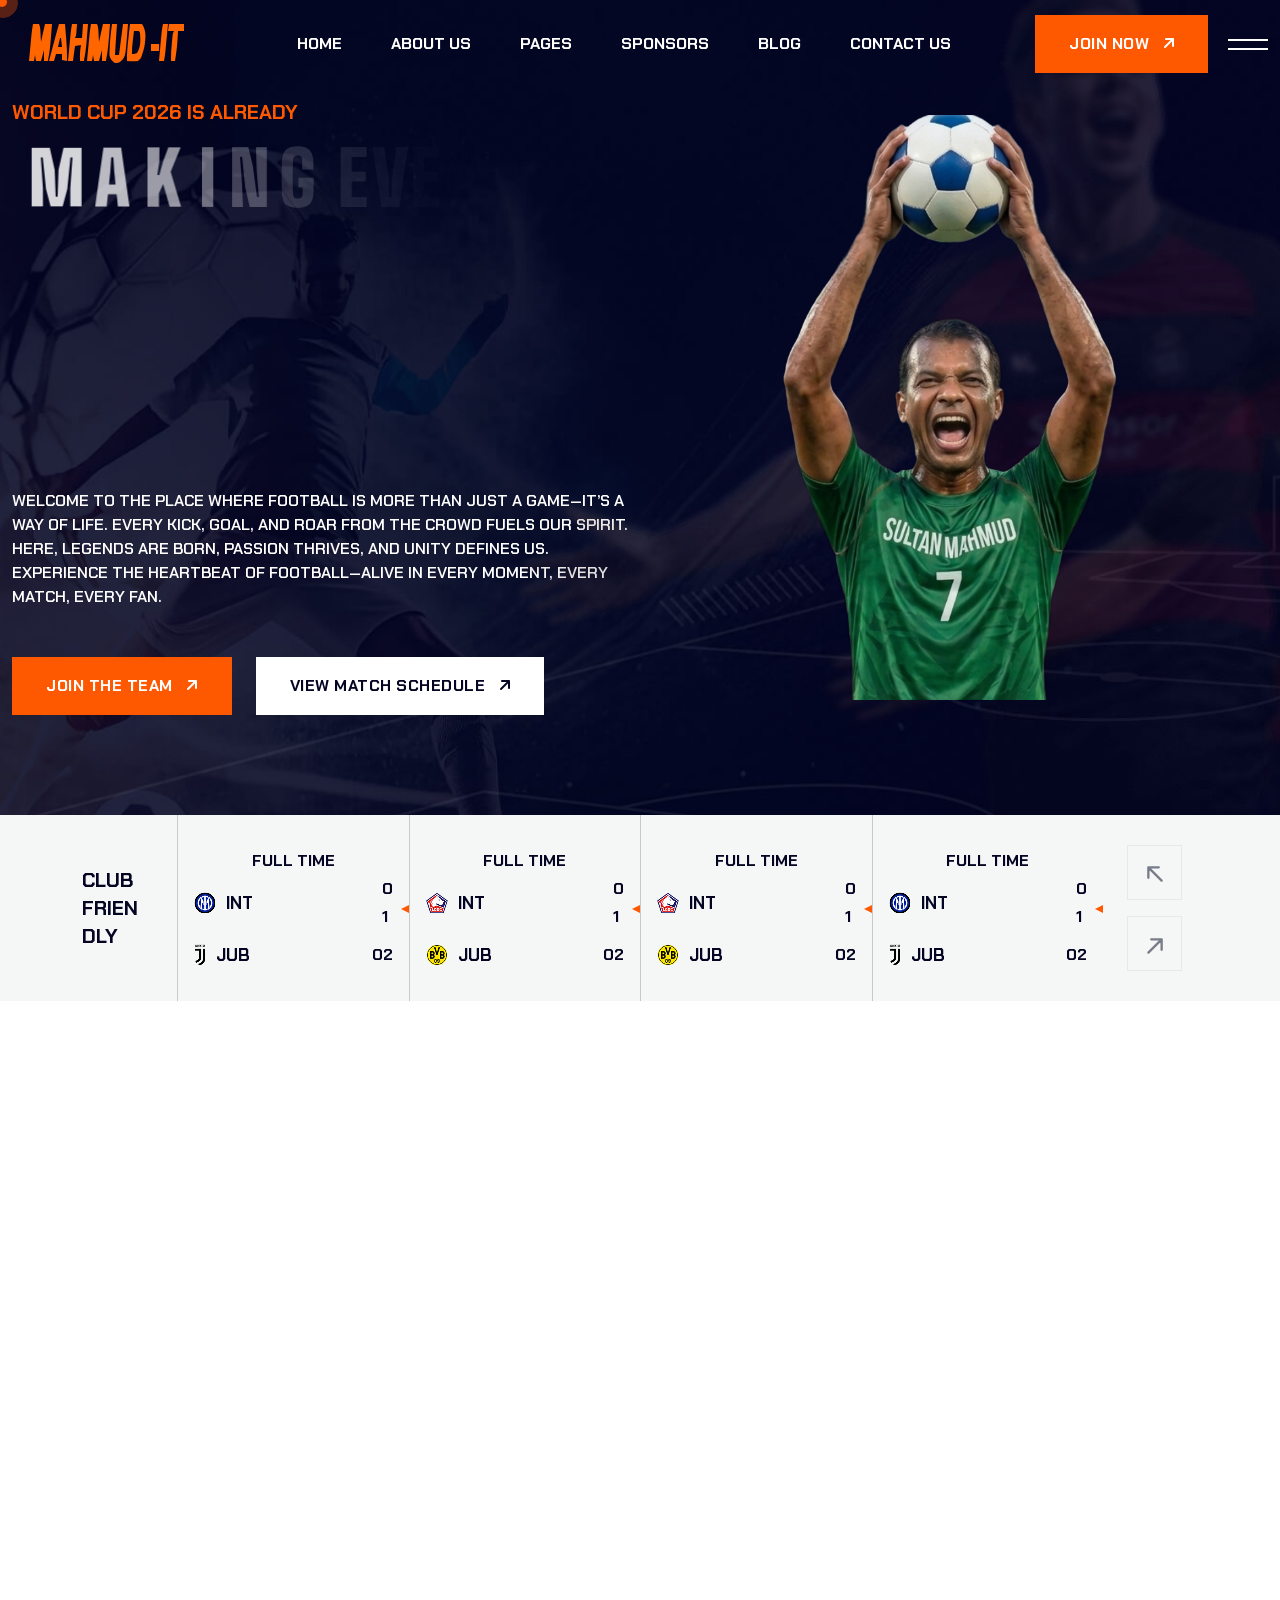
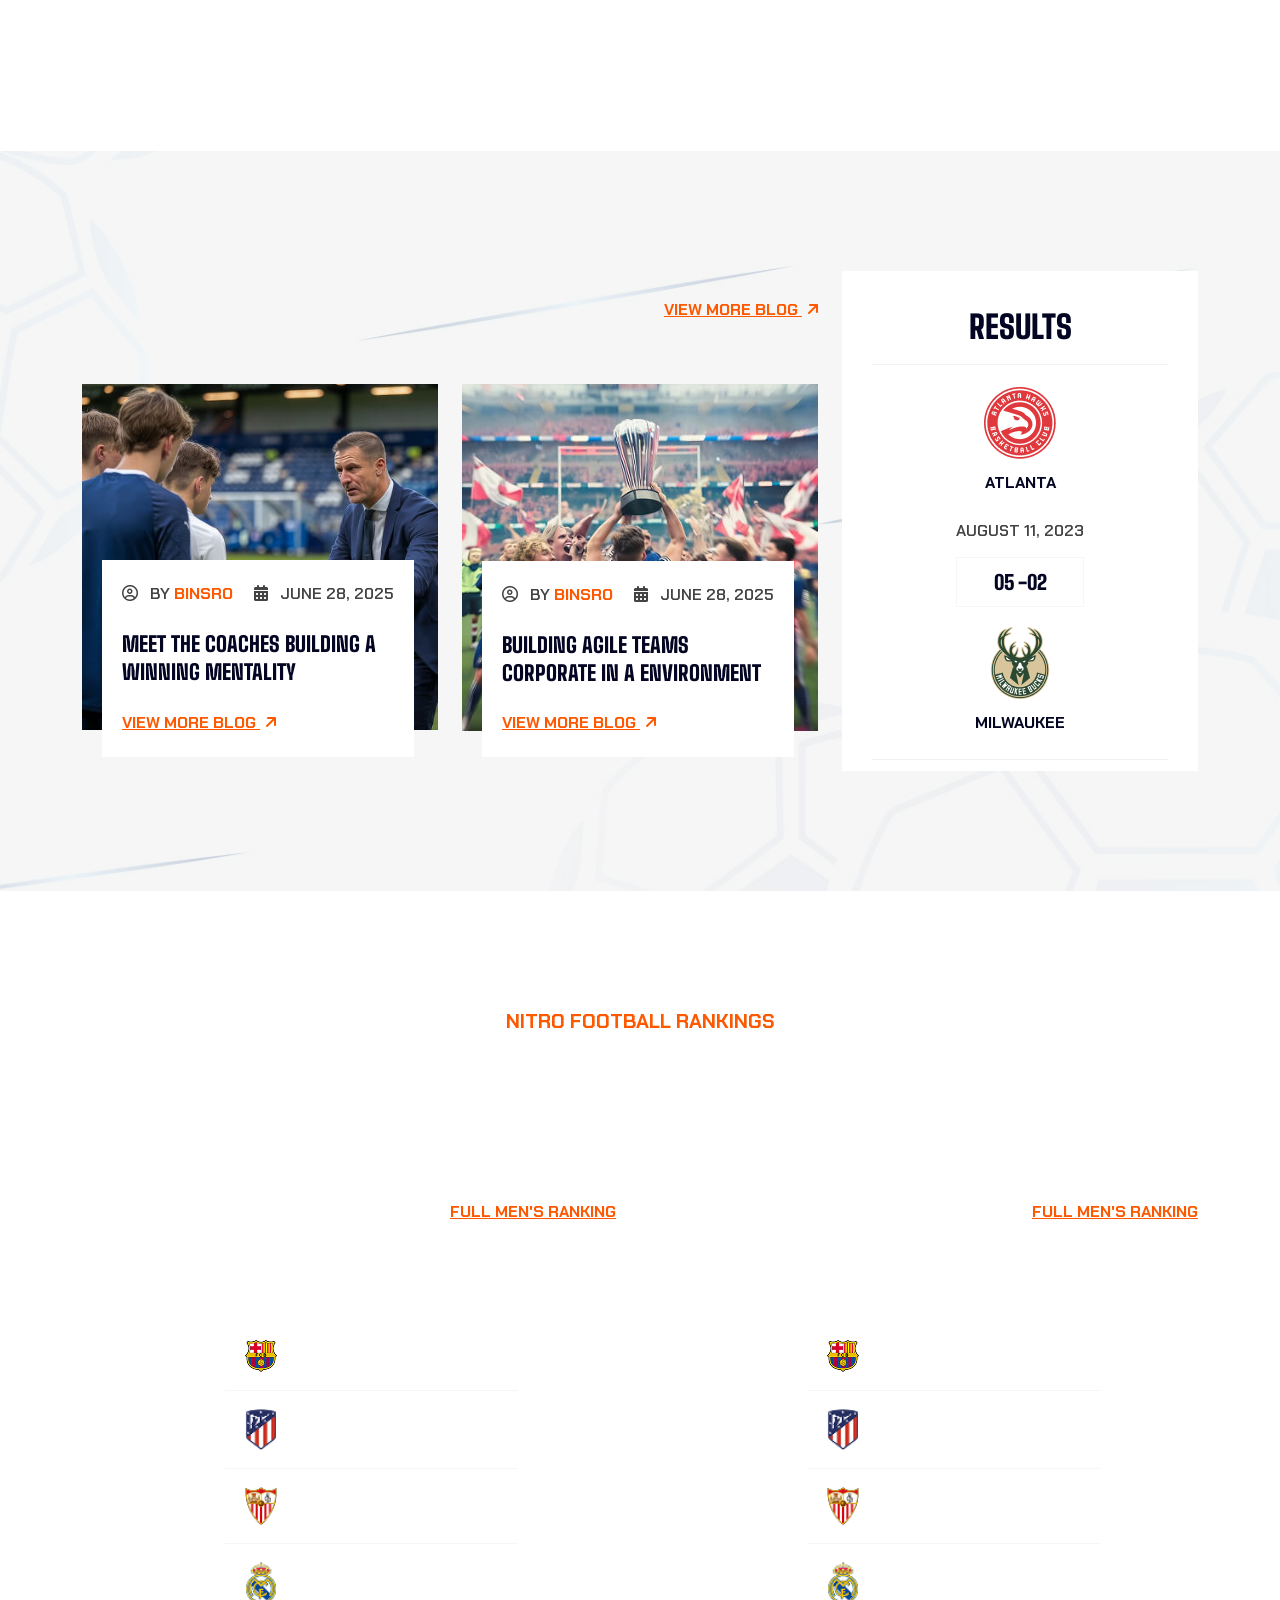
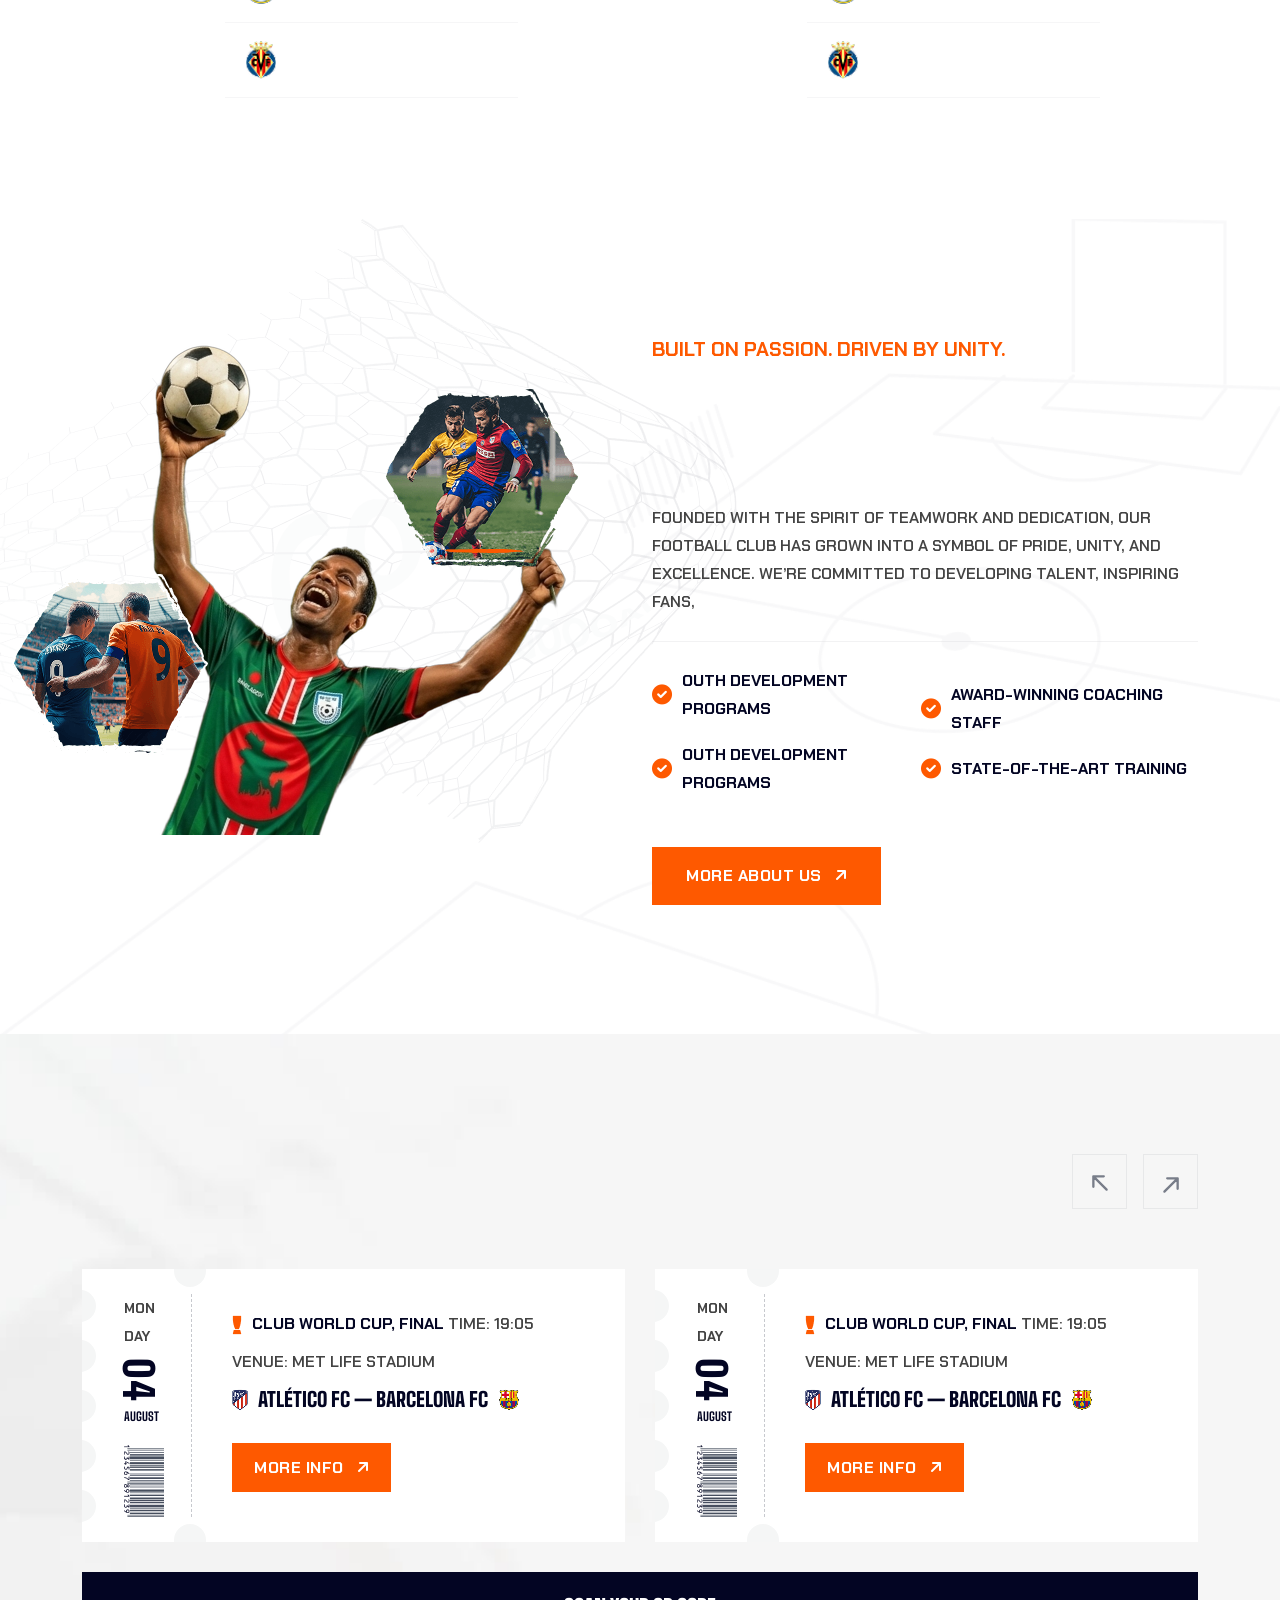
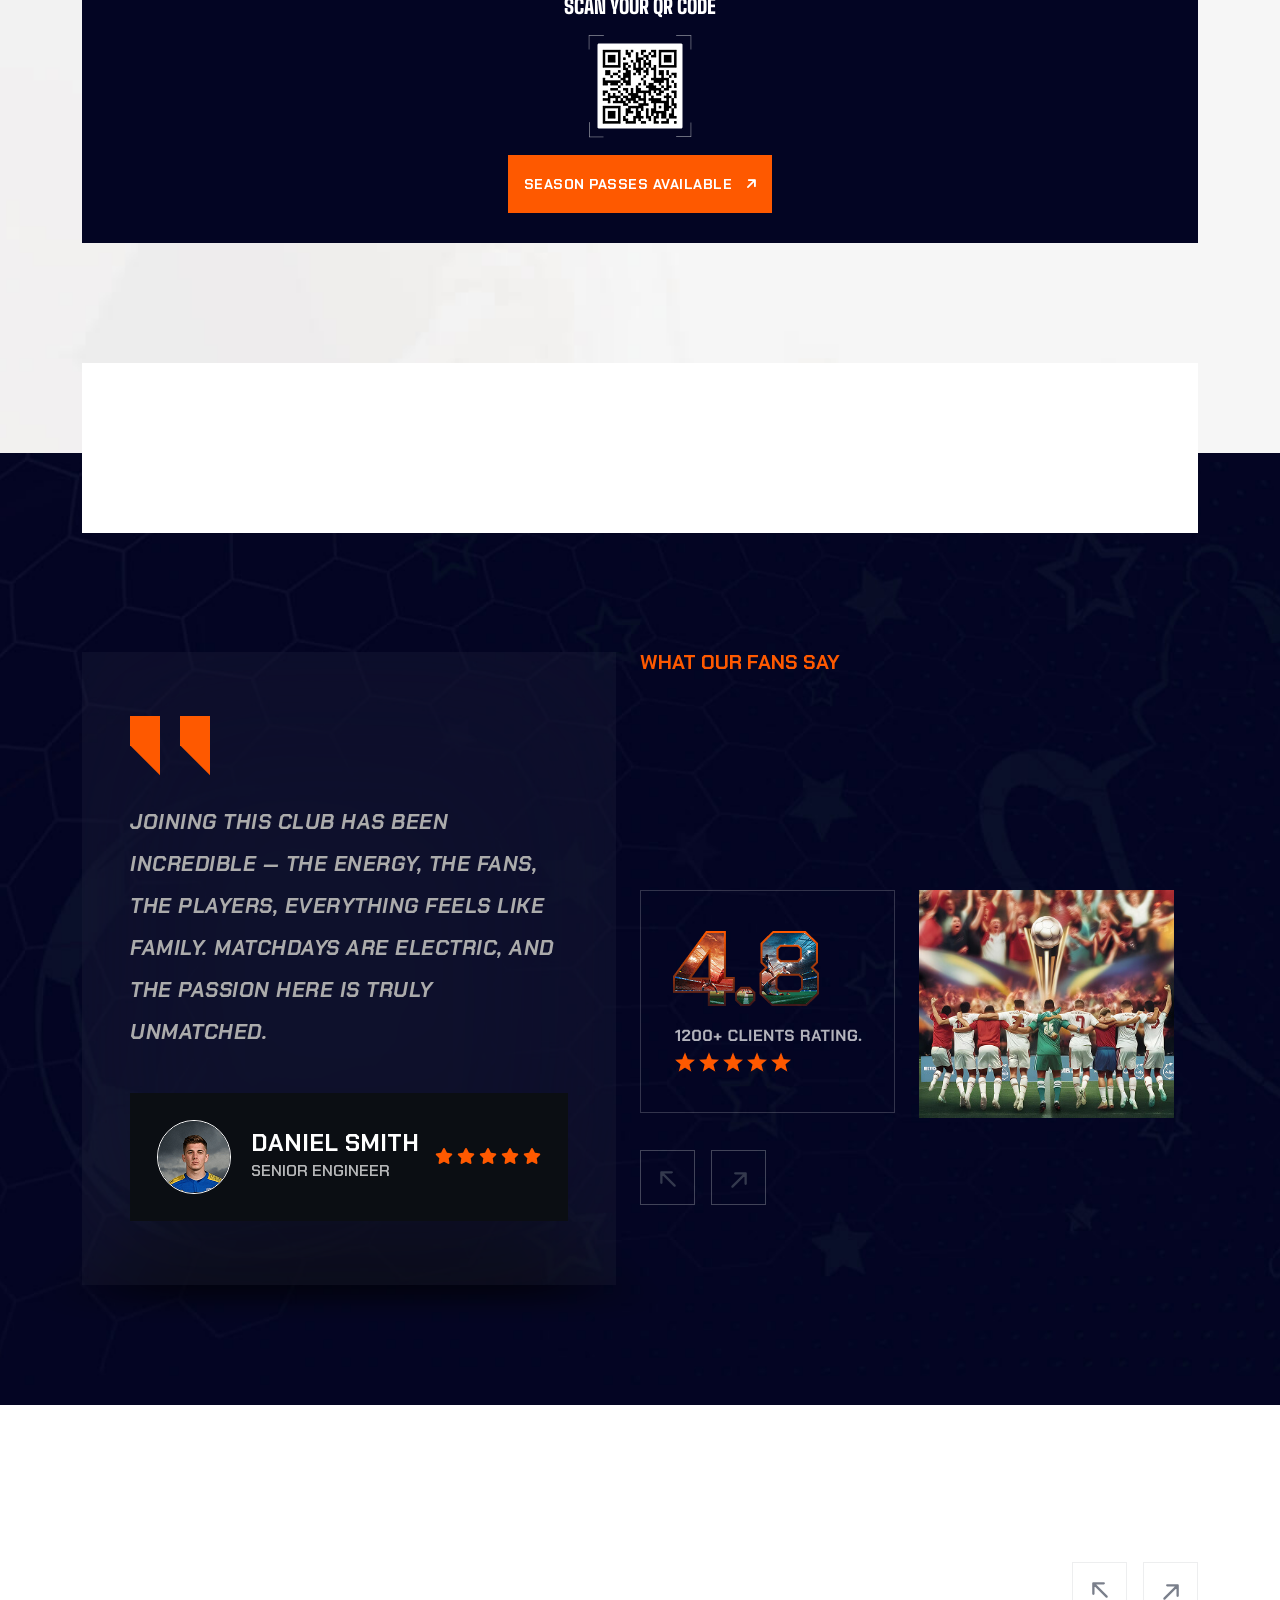
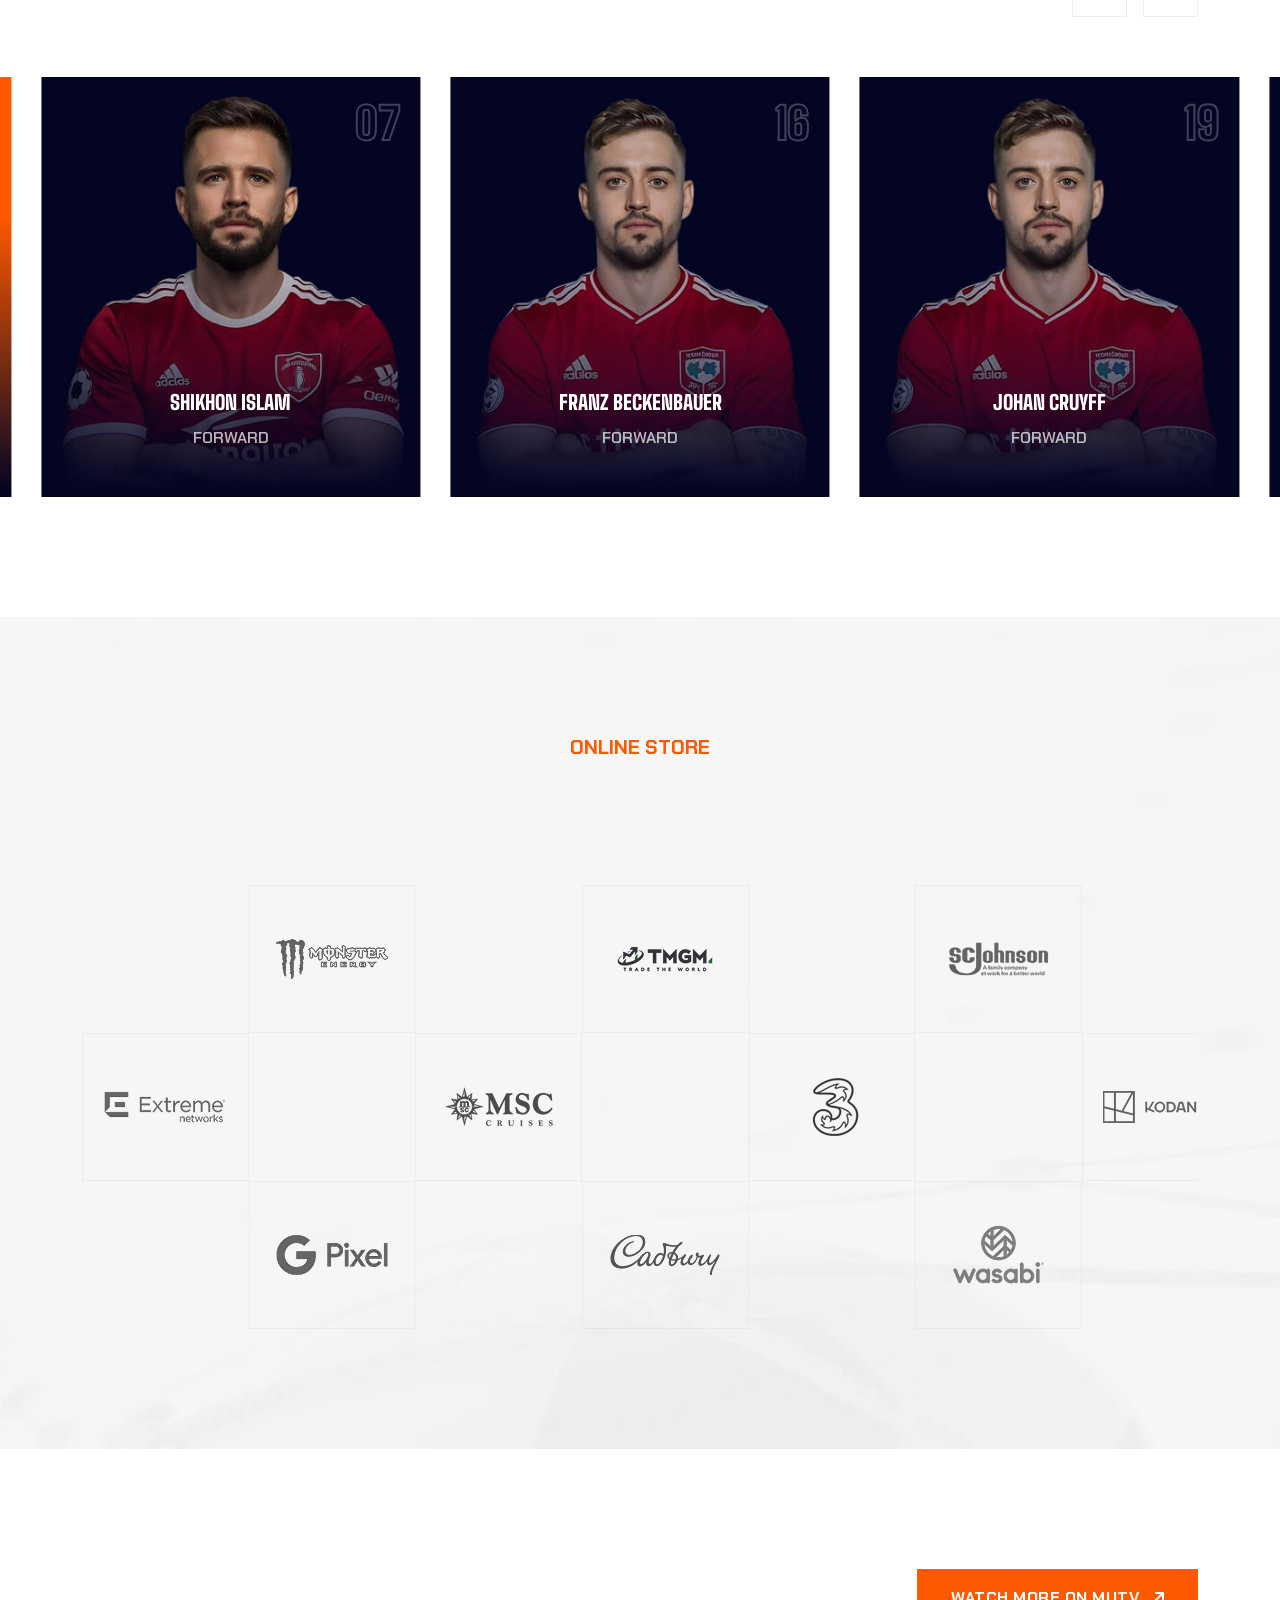
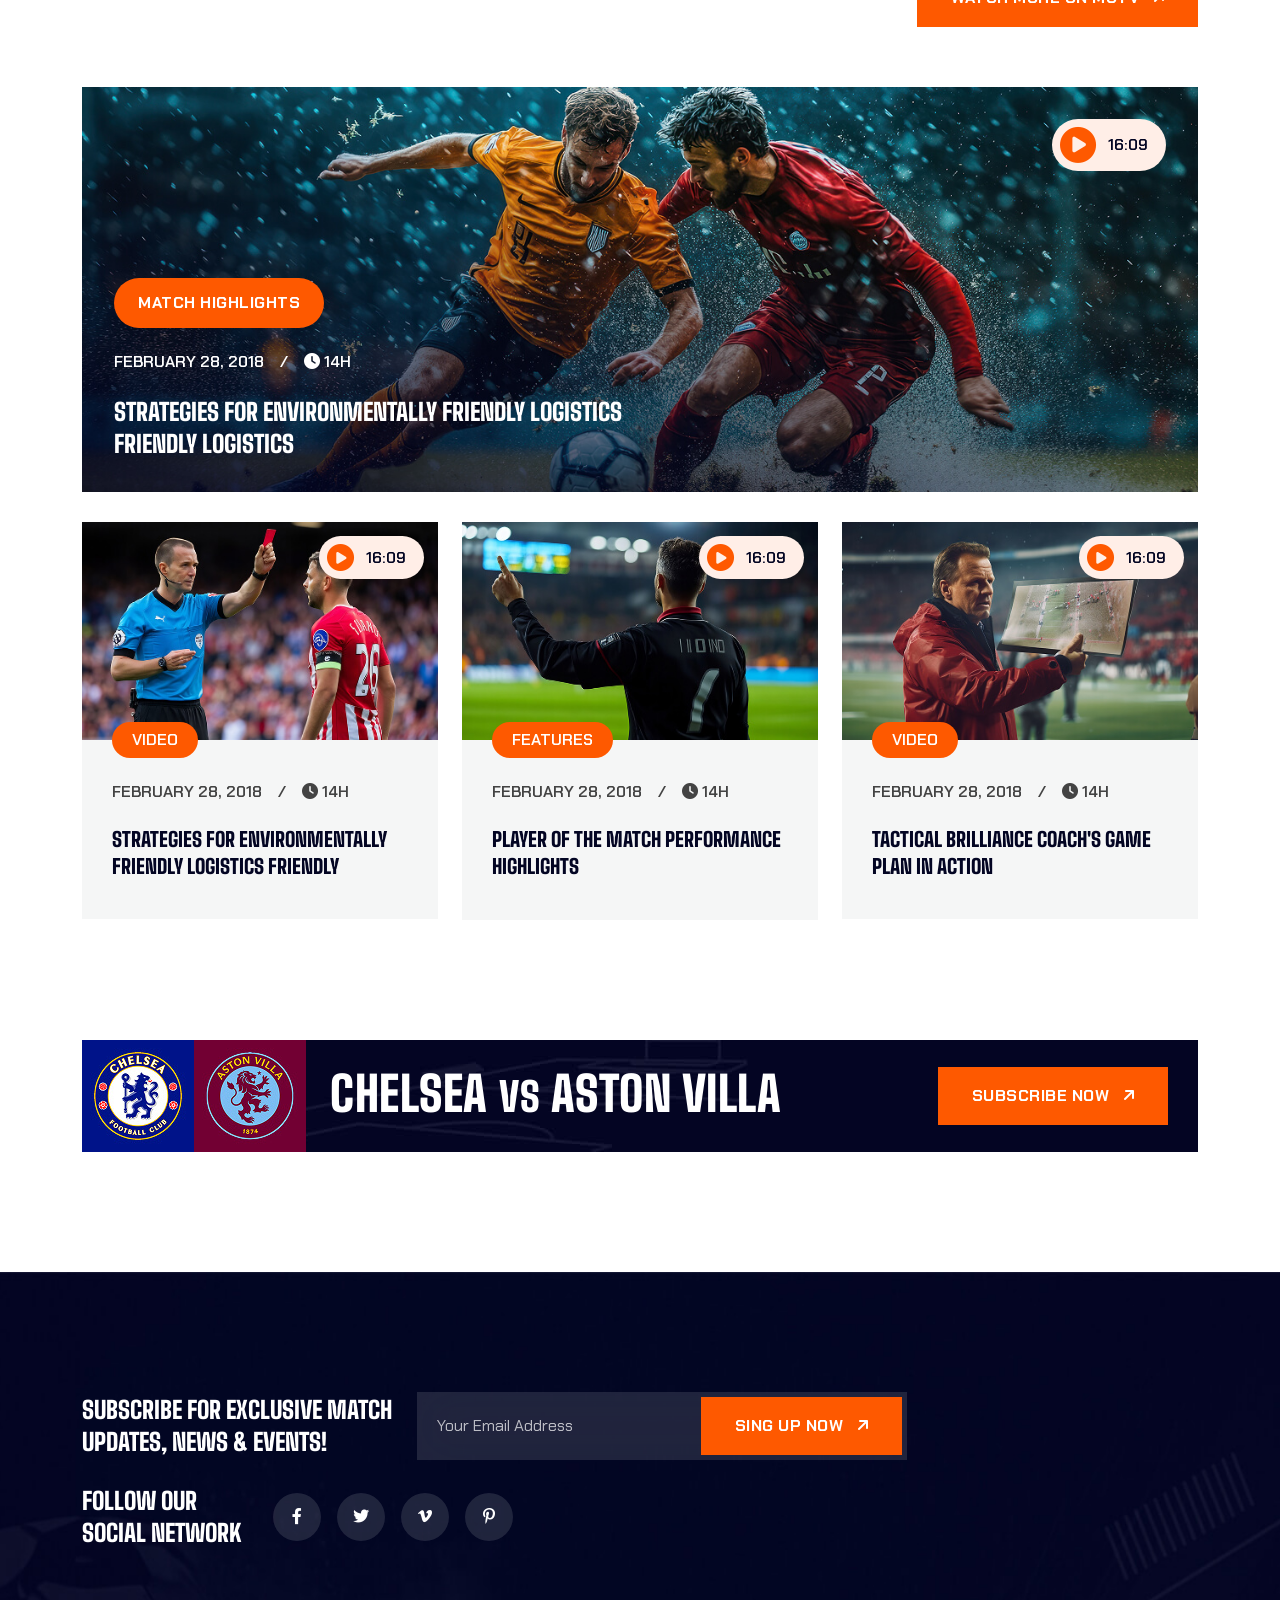
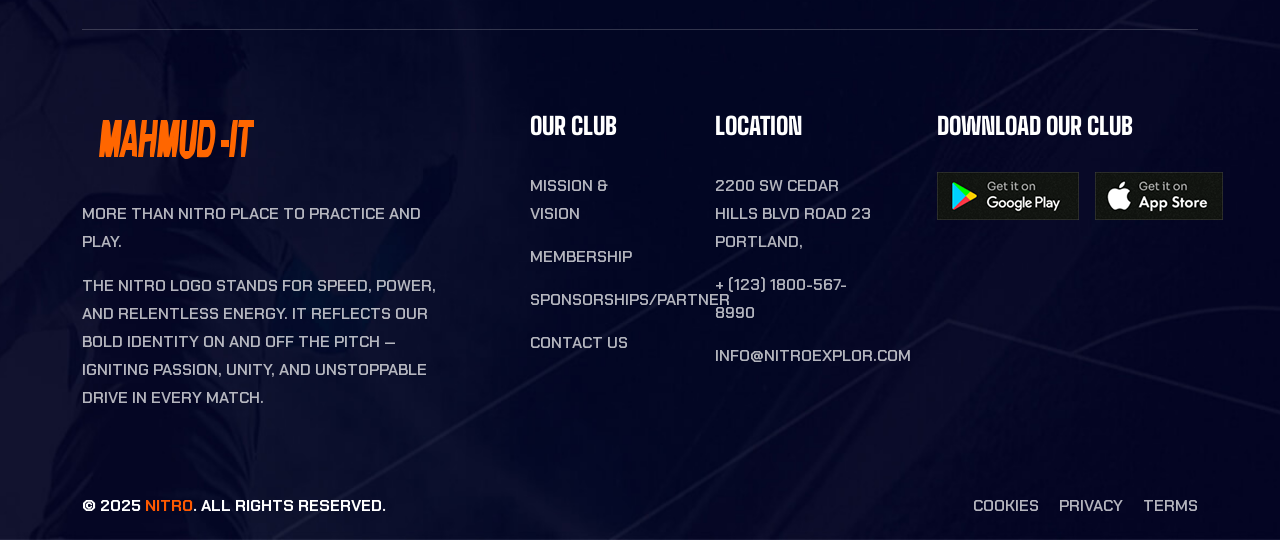
<file: index.html>
<!DOCTYPE html>
<html lang="en">
    <!--<< Header Area >>-->
    
<head>
        <!-- ========== Meta Tags ========== -->
        <meta charset="UTF-8">
        <meta http-equiv="X-UA-Compatible" content="IE=edge">
        <meta name="viewport" content="width=device-width, initial-scale=1">
        <meta name="author" content="Gramentheme">
        <meta name="description" content="Nitro - Sports Multipurpose HTML Template">
        <!-- ======== Page title ============ -->
        <title>Nitro - Sports Multipurpose HTML Template</title>
        <!--<< Favcion >>-->
        <link rel="shortcut icon" href="assets/img/favicon.svg">
        <!--<< Bootstrap min.css >>-->
        <link rel="stylesheet" href="assets/css/bootstrap.min.css">
        <!--<< All Min Css >>-->
        <link rel="stylesheet" href="assets/css/all.min.css">
        <!--<< Animate.css >>-->
        <link rel="stylesheet" href="assets/css/animate.css">
        <!--<< Magnific Popup.css >>-->
        <link rel="stylesheet" href="assets/css/magnific-popup.css">
        <!--<< MeanMenu.css >>-->
        <link rel="stylesheet" href="assets/css/meanmenu.css">
        <!--<< Swiper Bundle.css >>-->
        <link rel="stylesheet" href="assets/css/swiper-bundle.min.css">
        <!--<< Nice Select.css >>-->
        <link rel="stylesheet" href="assets/css/nice-select.css">
        <!--<< Main.css >>-->
        <link rel="stylesheet" href="assets/css/main.css">
    </head>
    <body>

        <!-- Preloader Start -->
        <div id="preloader" class="preloader">
            <div class="animation-preloader">
                <div class="spinner">                
                </div>
                <div class="txt-loading">
                    <span data-text-preloader="N" class="letters-loading">
                        N
                    </span>
                    <span data-text-preloader="I" class="letters-loading">
                        I
                    </span>
                    <span data-text-preloader="T" class="letters-loading">
                        T
                    </span>
                    <span data-text-preloader="R" class="letters-loading">
                        R
                    </span>
                    <span data-text-preloader="O" class="letters-loading">
                        O
                    </span>
                </div>
                <p class="text-center">Loading</p>
            </div>
            <div class="loader">
                <div class="row">
                    <div class="col-3 loader-section section-left">
                        <div class="bg"></div>
                    </div>
                    <div class="col-3 loader-section section-left">
                        <div class="bg"></div>
                    </div>
                    <div class="col-3 loader-section section-right">
                        <div class="bg"></div>
                    </div>
                    <div class="col-3 loader-section section-right">
                        <div class="bg"></div>
                    </div>
                </div>
            </div>
        </div>

        <!-- Back To Top Start -->
        <button id="back-top" class="back-to-top">
            <i class="fa-regular fa-arrow-up"></i>
        </button>

        <!-- MouseCursor Start -->
        <div class="mouseCursor cursor-outer"></div>
        <div class="mouseCursor cursor-inner"></div>

        <!-- Offcanvas Area Start -->
        <div class="fix-area">
            <div class="offcanvas__info">
                <div class="offcanvas__wrapper">
                    <div class="offcanvas__content">
                        <div class="offcanvas__top mb-5 d-flex justify-content-between align-items-center">
                            <div class="offcanvas__logo">
                                <a href="index.html">
                                    <img src="assets/img/logo/logo.svg" alt="logo-img">
                                </a>
                            </div>
                            <div class="offcanvas__close">
                                <button>
                                <i class="fas fa-times"></i>
                                </button>
                            </div>
                        </div>
                        <p class="text d-none d-xl-block">
                            Nullam dignissim, ante scelerisque the  is euismod fermentum odio sem semper the is erat, a feugiat leo urna eget eros. Duis Aenean a imperdiet risus.
                        </p>
                        <div class="mobile-menu fix mb-3"></div>
                        <div class="sidebar-image mt-4 d-none d-xl-block">
                            <img class="w-100" src="assets/img/sidebar-image.jpg" alt="img">
                        </div>
                        <div class="offcanvas__contact">
                            <h4>Contact Info</h4>
                            <ul>
                                <li class="d-flex align-items-center">
                                    <div class="offcanvas__contact-icon">
                                        <i class="fal fa-map-marker-alt"></i>
                                    </div>
                                    <div class="offcanvas__contact-text">
                                        <a target="_blank" href="#">Main Street, Melbourne, Australia</a>
                                    </div>
                                </li>
                                <li class="d-flex align-items-center">
                                    <div class="offcanvas__contact-icon mr-15">
                                        <i class="fal fa-envelope"></i>
                                    </div>
                                    <div class="offcanvas__contact-text">
                                        <a href="mailto:info@example.com"><span class="mailto:info@example.com">info@example.com</span></a>
                                    </div>
                                </li>
                                <li class="d-flex align-items-center">
                                    <div class="offcanvas__contact-icon mr-15">
                                        <i class="fal fa-clock"></i>
                                    </div>
                                    <div class="offcanvas__contact-text">
                                        <a target="_blank" href="#">Mod-friday, 09am -05pm</a>
                                    </div>
                                </li>
                                <li class="d-flex align-items-center">
                                    <div class="offcanvas__contact-icon mr-15">
                                        <i class="far fa-phone"></i>
                                    </div>
                                    <div class="offcanvas__contact-text">
                                        <a href="tel:+11002345909">+11002345909</a>
                                    </div>
                                </li>
                            </ul>
                            <a href="club-ranking.html" class="theme-btn mt-4">
                               JOIN NOW <i class="fa-solid fa-arrow-up-right"></i>
                            </a>
                            <div class="social-icon d-flex align-items-center">
                                <a href="#"><i class="fab fa-facebook-f"></i></a>
                                <a href="#"><i class="fab fa-twitter"></i></a>
                                <a href="#"><i class="fab fa-youtube"></i></a>
                                <a href="#"><i class="fab fa-linkedin-in"></i></a>
                            </div>
                        </div>
                    </div>
                </div>
            </div>
        </div>
        <div class="offcanvas__overlay"></div>

        <!-- Header Section Start -->
        <header id="header-sticky" class="header-1">
            <div class="container">
                <div class="mega-menu-wrapper">
                    <div class="header-main">
                        <a href="index.html" class="logo">
                            <img src="assets/img/logo/theme-logo.svg" alt="img">
                        </a>
                        <div class="header-left">
                            <div class="mean__menu-wrapper">
                            <div class="main-menu">
                                <nav id="mobile-menu">
                                    <ul>
                                        <li class="has-dropdown active menu-thumb">
                                            <a href="index.html">
                                                Home 
                                            </a>
                                            <ul class="submenu has-homemenu">
                                                <li>
                                                    <div class="homemenu-items">
                                                        <div class="homemenu">
                                                            <div class="homemenu-thumb">
                                                                <img src="assets/img/header/home-1.jpg" alt="img">
                                                                <div class="demo-button">
                                                                <a href="index.html" class="gt-theme-btn">Demo page</a>
                                                                </div>
                                                            </div>
                                                            <div class="homemenu-content text-center">
                                                                <h4 class="homemenu-title">
                                                                    Football  
                                                                </h4>
                                                            </div>
                                                        </div>
                                                        <div class="homemenu">
                                                            <div class="homemenu-thumb mb-15">
                                                            <img src="assets/img/header/home-2.jpg" alt="img">
                                                                <div class="demo-button">
                                                                <a href="index-2.html" class="gt-theme-btn">Demo page</a>
                                                                </div>
                                                            </div>
                                                            <div class="homemenu-content text-center">
                                                                <h4 class="homemenu-title">
                                                                Basketball 
                                                                </h4>
                                                            </div>
                                                        </div>
                                                        <div class="homemenu">
                                                            <div class="homemenu-thumb mb-15">
                                                           <img src="assets/img/header/home-3.jpg" alt="img">
                                                                <div class="demo-button">
                                                                <a href="index-3.html" class="gt-theme-btn">Demo page</a>
                                                                </div>
                                                            </div>
                                                            <div class="homemenu-content text-center">
                                                                <h4 class="homemenu-title">
                                                                Rugby Club
                                                                </h4>
                                                            </div>
                                                        </div>
                                                    </div>
                                                </li>
                                            </ul>
                                        </li>
                                        <li class="has-dropdown active d-xl-none">
                                            <a href="index.html" class="border-none">
                                            Home
                                            </a>
                                            <ul class="submenu">
                                                <li><a href="index.html">Football</a></li>
                                                <li><a href="index-2.html">Basketball</a></li>
                                                <li><a href="index-3.html">Rugby Club</a></li>
                                            </ul>
                                        </li>
                                        <li>
                                            <a href="about.html">
                                                About Us
                                            </a>
                                            <ul class="submenu">
                                                <li><a href="about.html">About Us</a></li>
                                                <li><a href="about-2.html">About Us 02</a></li>
                                            </ul>
                                        </li>
                                        <li class="has-dropdown">
                                            <a href="news.html">
                                                Pages
                                            </a>
                                            <ul class="submenu">
                                                <li><a href="gallery.html">About Us</a></li>
                                                <li><a href="club-ranking.html">club rankings</a></li>
                                                <li><a href="club-line.html">club LineUp</a></li>
                                                <li><a href="ticket.html">Ticket</a></li>
                                                <li><a href="404.html">404 Page</a></li>
                                            </ul>
                                        </li>
                                        <li>
                                            <a href="sponsor.html">Sponsors</a>
                                        </li>
                                        <li>
                                            <a href="news-details.html">
                                                Blog
                                            </a>
                                            <ul class="submenu">
                                                <li><a href="news-grid.html">Blog Grid</a></li>
                                                <li><a href="news.html">Blog Standard</a></li>
                                                <li><a href="news-details.html">Blog Details</a></li>
                                            </ul>
                                        </li>
                                        <li>
                                            <a href="contact.html">Contact Us</a>
                                        </li>
                                    </ul>
                                </nav>
                            </div>
                        </div>
                        </div>
                        <div class="header-right d-flex justify-content-end align-items-center">
                            <a href="club-ranking.html" class="theme-btn d-none d-xl-block">
                               JOIN NOW <i class="fa-solid fa-arrow-up-right"></i>
                            </a>
                            <div class="header__hamburger d-xl-block my-auto">
                                <div class="sidebar__toggle">
                                    <div class="header-bar">
                                        <span></span>
                                        <span></span>
                                    </div>
                                </div>
                            </div>
                        </div>
                    </div>
                </div>
            </div>
        </header>

        <!-- Hero Section Start -->
        <section class="hero-section1 parallaxie hero-1 bg-cover" style="background-image: url('assets/img/home-1/hero-bg.jpg');">
            <div class="right-shape">
                <img src="assets/img/home-1/right-shape.png" alt="img">
            </div>
            <div class="container">
                <div class="row g-4 align-items-center">
                    <div class="col-lg-6">
                        <div class="hero-content">
                            <h6 class="wow fadeInUp">World Cup 2026 is already </h6>
                            <h1 class="hero_title tv_hero_title hero_title_1">
                                making every   <br>
                                <span>Football</span> heartbeat race-2026
                            </h1>
                            <p class="wow fadeInUp" data-wow-delay=".3s">
                                Welcome to the place where football is more than just a game—it’s a way of life. Every kick, goal, and roar from the crowd fuels our spirit. Here, legends are born, passion thrives, and unity defines us. Experience the heartbeat of football—alive in every moment, every match, every fan.
                            </p>
                            <div class="hero-btn wow fadeInUp" data-wow-delay=".5s">
                                <a href="team.html" class="theme-btn">
                                    Join the Team <i class="fa-solid fa-arrow-up-right"></i>
                                </a>
                                <a href="club-ranking.html" class="theme-btn bg-white">
                                    View Match Schedule <i class="fa-solid fa-arrow-up-right"></i>
                                </a>
                            </div>
                        </div>
                    </div>
                    <div class="col-lg-6">
                        <div class="hero-image">
                            <img src="assets/img/home-1/hero1.png" alt="img" class="tilt_scale">
                            <div class="hero-image-bg">
                                <img src="assets/img/home-1/hero-image.png" alt="img">
                            </div>
                        </div>
                    </div>
                </div>
            </div>
        </section>

        <!-- Match Result Start -->
        <div class="match-result-section section-bg wow fadeInUp" data-wow-delay=".3s">
            <div class="container">
                <div class="match-result-wrapper">
                    <div class="row g-4 align-items-center">
                        <div class="col-lg-1">
                            <p class="left-headling">
                                Club frien dly
                            </p>
                        </div>
                        <div class="col-lg-10">
                            <div class="swiper match-result-slider">
                                <div class="swiper-wrapper">
                                    <div class="swiper-slide">
                                        <div class="match-result-item">
                                            <p>
                                                full time
                                            </p>
                                            <ul>
                                                <li>
                                                    <span class="match-left">
                                                        <img src="assets/img/home-1/match-result/match1.png" alt="img">
                                                        INT
                                                    </span>
                                                    <span class="match-right">
                                                        <span>
                                                            0
                                                        </span>
                                                        <span>1</span>
                                                    </span>
                                                </li>
                                                <li>
                                                    <span class="match-left">
                                                        <img src="assets/img/home-1/match-result/match2.png" alt="img">
                                                        jub
                                                    </span>
                                                    <span class="match-right">
                                                        <span>02</span>
                                                    </span>
                                                </li>
                                            </ul>
                                            <div class="arrow-shape">
                                                <img src="assets/img/home-1/match-result/arrow-shape.png" alt="img">
                                            </div>
                                        </div>
                                    </div>
                                    <div class="swiper-slide">
                                        <div class="match-result-item">
                                            <p>
                                                full time
                                            </p>
                                            <ul>
                                                <li>
                                                    <span class="match-left">
                                                        <img src="assets/img/home-1/match-result/match3.png" alt="img">
                                                        INT
                                                    </span>
                                                    <span class="match-right">
                                                        <span>
                                                            0
                                                        </span>
                                                        <span>1</span>
                                                    </span>
                                                </li>
                                                <li>
                                                    <span class="match-left">
                                                        <img src="assets/img/home-1/match-result/match4.png" alt="img">
                                                        jub
                                                    </span>
                                                    <span class="match-right">
                                                        <span>02</span>
                                                    </span>
                                                </li>
                                            </ul>
                                            <div class="arrow-shape">
                                                <img src="assets/img/home-1/match-result/arrow-shape.png" alt="img">
                                            </div>
                                        </div>
                                    </div>
                                    <div class="swiper-slide">
                                        <div class="match-result-item">
                                            <p>
                                                full time
                                            </p>
                                            <ul>
                                                <li>
                                                    <span class="match-left">
                                                        <img src="assets/img/home-1/match-result/match5.png" alt="img">
                                                        INT
                                                    </span>
                                                    <span class="match-right">
                                                        <span>
                                                            0
                                                        </span>
                                                        <span>1</span>
                                                    </span>
                                                </li>
                                                <li>
                                                    <span class="match-left">
                                                        <img src="assets/img/home-1/match-result/match6.png" alt="img">
                                                        jub
                                                    </span>
                                                    <span class="match-right">
                                                        <span>02</span>
                                                    </span>
                                                </li>
                                            </ul>
                                            <div class="arrow-shape">
                                                <img src="assets/img/home-1/match-result/arrow-shape.png" alt="img">
                                            </div>
                                        </div>
                                    </div>
                                    <div class="swiper-slide">
                                        <div class="match-result-item">
                                            <p>
                                                full time
                                            </p>
                                            <ul>
                                                <li>
                                                    <span class="match-left">
                                                        <img src="assets/img/home-1/match-result/match7.png" alt="img">
                                                        INT
                                                    </span>
                                                    <span class="match-right">
                                                        <span>
                                                            0
                                                        </span>
                                                        <span>1</span>
                                                    </span>
                                                </li>
                                                <li>
                                                    <span class="match-left">
                                                        <img src="assets/img/home-1/match-result/match8.png" alt="img">
                                                        jub
                                                    </span>
                                                    <span class="match-right">
                                                        <span>02</span>
                                                    </span>
                                                </li>
                                            </ul>
                                            <div class="arrow-shape">
                                                <img src="assets/img/home-1/match-result/arrow-shape.png" alt="img">
                                            </div>
                                        </div>
                                    </div>
                                    <div class="swiper-slide">
                                        <div class="match-result-item">
                                            <p>
                                                full time
                                            </p>
                                            <ul>
                                                <li>
                                                    <span class="match-left">
                                                        <img src="assets/img/home-1/match-result/match9.png" alt="img">
                                                        INT
                                                    </span>
                                                    <span class="match-right">
                                                        <span>
                                                            0
                                                        </span>
                                                        <span>1</span>
                                                    </span>
                                                </li>
                                                <li>
                                                    <span class="match-left">
                                                        <img src="assets/img/home-1/match-result/match10.png" alt="img">
                                                        jub
                                                    </span>
                                                    <span class="match-right">
                                                        <span>02</span>
                                                    </span>
                                                </li>
                                            </ul>
                                            <div class="arrow-shape">
                                                <img src="assets/img/home-1/match-result/arrow-shape.png" alt="img">
                                            </div>
                                        </div>
                                    </div>
                                    <div class="swiper-slide">
                                        <div class="match-result-item">
                                            <p>
                                                full time
                                            </p>
                                            <ul>
                                                <li>
                                                    <span class="match-left">
                                                        <img src="assets/img/home-1/match-result/match11.png" alt="img">
                                                        INT
                                                    </span>
                                                    <span class="match-right">
                                                        <span>
                                                            0
                                                        </span>
                                                        <span>1</span>
                                                    </span>
                                                </li>
                                                <li>
                                                    <span class="match-left">
                                                        <img src="assets/img/home-1/match-result/match12.png" alt="img">
                                                        jub
                                                    </span>
                                                    <span class="match-right">
                                                        <span>02</span>
                                                    </span>
                                                </li>
                                            </ul>
                                            <div class="arrow-shape">
                                                <img src="assets/img/home-1/match-result/arrow-shape.png" alt="img">
                                            </div>
                                        </div>
                                    </div>
                                </div>
                            </div>
                        </div>
                        <div class="col-lg-1">
                            <div class="array-button-2 d-grid mt-0 align-items-center">
                                <button class="array-prev2">
                                    <svg xmlns="http://www.w3.org/2000/svg" width="20" height="24" viewBox="0 0 20 24" fill="none">
                                    <g opacity="0.72">
                                        <path d="M15.814 19.4316C16.2646 19.8822 16.9952 19.8822 17.4458 19.4316C17.8964 18.981 17.8964 18.2504 17.4458 17.7998L16.6299 18.6157L15.814 19.4316ZM3.37029 4.20228C2.73304 4.20228 2.21644 4.71887 2.21644 5.35613L2.21644 15.7407C2.21644 16.378 2.73303 16.8946 3.37029 16.8946C4.00754 16.8946 4.52413 16.378 4.52413 15.7407V6.50997H13.7549C14.3922 6.50997 14.9087 5.99338 14.9087 5.35613C14.9087 4.71887 14.3922 4.20228 13.7549 4.20228L3.37029 4.20228ZM16.6299 18.6157L17.4458 17.7998L4.18618 4.54023L3.37029 5.35613L2.55439 6.17202L15.814 19.4316L16.6299 18.6157Z" fill="#464E5E"/>
                                    </g>
                                    </svg>
                                </button>
                                <button class="array-next2">
                                    <svg xmlns="http://www.w3.org/2000/svg" width="24" height="20" viewBox="0 0 24 20" fill="none">
                                    <g opacity="0.72">
                                        <path d="M4.56838 15.814C4.11778 16.2646 4.11778 16.9952 4.56838 17.4458C5.01899 17.8964 5.74956 17.8964 6.20017 17.4458L5.38428 16.6299L4.56838 15.814ZM19.7977 3.37029C19.7977 2.73304 19.2811 2.21644 18.6439 2.21644L8.25926 2.21644C7.62201 2.21644 7.10541 2.73303 7.10541 3.37029C7.10541 4.00754 7.62201 4.52413 8.25926 4.52413H17.49V13.7549C17.49 14.3922 18.0066 14.9087 18.6439 14.9087C19.2811 14.9087 19.7977 14.3922 19.7977 13.7549L19.7977 3.37029ZM5.38428 16.6299L6.20017 17.4458L19.4598 4.18618L18.6439 3.37029L17.828 2.55439L4.56838 15.814L5.38428 16.6299Z" fill="#464E5E"/>
                                    </g>
                                    </svg>
                                </button>
                            </div>
                        </div>
                    </div>
                </div>
            </div>
        </div>

        <!-- Match  Section Start -->
        <section class="match-section fix section-padding">
            <div class="container">
                <div class="row g-4 tv-desti-content">
                    <div class="col-xl-4 col-lg-6 col-md-6">
                        <div class="match-box-items tv-desti-item">
                            <h3>
                                LAST MATCH
                            </h3>
                            <h4>Min 24 Sep 2023</h4>
                            <p>Premier League , The Legend Stadium</p>
                            <div class="match-schedule">
                                <div class="flag-item">
                                    <img src="assets/img/home-1/match/chelsea.png" alt="img">
                                    <span>Chelsea</span>
                                </div>
                                <div class="match-date">
                                    <span>02 - 01</span>
                                </div>
                                <div class="flag-item">
                                    <img src="assets/img/home-1/match/aston-villa.png" alt="img">
                                    <span>Aston Villa</span>
                                </div>
                            </div>
                            <div class="match-btn">
                                <a href="ticket.html" class="theme-btn">
                                    BUY TICKET
                                    <svg xmlns="http://www.w3.org/2000/svg" width="21" height="18" viewBox="0 0 21 18" fill="none">
                                    <path d="M4.1386 14.2597C3.74807 14.6502 3.74807 15.2834 4.1386 15.6739C4.52912 16.0644 5.16229 16.0644 5.55281 15.6739L4.8457 14.9668L4.1386 14.2597ZM17.7793 3.03316C17.7793 2.48088 17.3316 2.03316 16.7793 2.03316L7.77934 2.03316C7.22705 2.03316 6.77934 2.48088 6.77934 3.03316C6.77934 3.58544 7.22706 4.03316 7.77934 4.03316L15.7793 4.03316L15.7793 12.0332C15.7793 12.5854 16.2271 13.0332 16.7793 13.0332C17.3316 13.0332 17.7793 12.5854 17.7793 12.0332L17.7793 3.03316ZM4.8457 14.9668L5.55281 15.6739L17.4864 3.74027L16.7793 3.03316L16.0722 2.32605L4.1386 14.2597L4.8457 14.9668Z" fill="white"/>
                                    </svg>
                                </a>
                                 <a href="ticket.html" class="theme-btn style-2">
                                    STREAMING
                                    <svg xmlns="http://www.w3.org/2000/svg" width="21" height="18" viewBox="0 0 21 18" fill="none">
                                    <path d="M4.1386 14.2597C3.74807 14.6502 3.74807 15.2834 4.1386 15.6739C4.52912 16.0644 5.16229 16.0644 5.55281 15.6739L4.8457 14.9668L4.1386 14.2597ZM17.7793 3.03316C17.7793 2.48088 17.3316 2.03316 16.7793 2.03316L7.77934 2.03316C7.22705 2.03316 6.77934 2.48088 6.77934 3.03316C6.77934 3.58544 7.22706 4.03316 7.77934 4.03316L15.7793 4.03316L15.7793 12.0332C15.7793 12.5854 16.2271 13.0332 16.7793 13.0332C17.3316 13.0332 17.7793 12.5854 17.7793 12.0332L17.7793 3.03316ZM4.8457 14.9668L5.55281 15.6739L17.4864 3.74027L16.7793 3.03316L16.0722 2.32605L4.1386 14.2597L4.8457 14.9668Z" fill="white"/>
                                    </svg>
                                </a>
                            </div>
                        </div>
                    </div>
                    <div class="col-xl-4 col-lg-6 col-md-6">
                        <div class="match-box-items tv-desti-item">
                            <h3>
                                NEXT MATCH
                            </h3>
                            <h4>Min 24 Sep 2023</h4>
                            <p>Premier League , The Legend Stadium</p>
                            <div class="match-schedule">
                                <div class="flag-item">
                                    <img src="assets/img/home-1/match/chelsea.png" alt="img">
                                    <span>Chelsea</span>
                                </div>
                                <div class="match-date">
                                    <span>19.45</span>
                                </div>
                                <div class="flag-item">
                                    <img src="assets/img/home-1/match/aston-villa.png" alt="img">
                                    <span>Aston Villa</span>
                                </div>
                            </div>
                            <div class="match-btn">
                                <a href="ticket.html" class="theme-btn">
                                    BUY TICKET
                                    <svg xmlns="http://www.w3.org/2000/svg" width="21" height="18" viewBox="0 0 21 18" fill="none">
                                    <path d="M4.1386 14.2597C3.74807 14.6502 3.74807 15.2834 4.1386 15.6739C4.52912 16.0644 5.16229 16.0644 5.55281 15.6739L4.8457 14.9668L4.1386 14.2597ZM17.7793 3.03316C17.7793 2.48088 17.3316 2.03316 16.7793 2.03316L7.77934 2.03316C7.22705 2.03316 6.77934 2.48088 6.77934 3.03316C6.77934 3.58544 7.22706 4.03316 7.77934 4.03316L15.7793 4.03316L15.7793 12.0332C15.7793 12.5854 16.2271 13.0332 16.7793 13.0332C17.3316 13.0332 17.7793 12.5854 17.7793 12.0332L17.7793 3.03316ZM4.8457 14.9668L5.55281 15.6739L17.4864 3.74027L16.7793 3.03316L16.0722 2.32605L4.1386 14.2597L4.8457 14.9668Z" fill="white"/>
                                    </svg>
                                </a>
                                 <a href="ticket.html" class="theme-btn style-2">
                                    STREAMING
                                    <svg xmlns="http://www.w3.org/2000/svg" width="21" height="18" viewBox="0 0 21 18" fill="none">
                                    <path d="M4.1386 14.2597C3.74807 14.6502 3.74807 15.2834 4.1386 15.6739C4.52912 16.0644 5.16229 16.0644 5.55281 15.6739L4.8457 14.9668L4.1386 14.2597ZM17.7793 3.03316C17.7793 2.48088 17.3316 2.03316 16.7793 2.03316L7.77934 2.03316C7.22705 2.03316 6.77934 2.48088 6.77934 3.03316C6.77934 3.58544 7.22706 4.03316 7.77934 4.03316L15.7793 4.03316L15.7793 12.0332C15.7793 12.5854 16.2271 13.0332 16.7793 13.0332C17.3316 13.0332 17.7793 12.5854 17.7793 12.0332L17.7793 3.03316ZM4.8457 14.9668L5.55281 15.6739L17.4864 3.74027L16.7793 3.03316L16.0722 2.32605L4.1386 14.2597L4.8457 14.9668Z" fill="white"/>
                                    </svg>
                                </a>
                            </div>
                        </div>
                    </div>
                    <div class="col-xl-4 col-lg-6 col-md-6">
                        <div class="match-box-items tv-desti-item">
                            <h3>
                               UPCOMMING MATCH
                            </h3>
                            <h4>Min 24 Sep 2023</h4>
                            <p>Premier League , The Legend Stadium</p>
                            <div class="match-schedule">
                                <div class="flag-item">
                                    <img src="assets/img/home-1/match/chelsea.png" alt="img">
                                    <span>Chelsea</span>
                                </div>
                                <div class="match-date">
                                    <span>19.45</span>
                                </div>
                                <div class="flag-item">
                                    <img src="assets/img/home-1/match/aston-villa.png" alt="img">
                                    <span>Aston Villa</span>
                                </div>
                            </div>
                            <div class="match-btn">
                                <a href="ticket.html" class="theme-btn">
                                    BUY TICKET
                                    <svg xmlns="http://www.w3.org/2000/svg" width="21" height="18" viewBox="0 0 21 18" fill="none">
                                    <path d="M4.1386 14.2597C3.74807 14.6502 3.74807 15.2834 4.1386 15.6739C4.52912 16.0644 5.16229 16.0644 5.55281 15.6739L4.8457 14.9668L4.1386 14.2597ZM17.7793 3.03316C17.7793 2.48088 17.3316 2.03316 16.7793 2.03316L7.77934 2.03316C7.22705 2.03316 6.77934 2.48088 6.77934 3.03316C6.77934 3.58544 7.22706 4.03316 7.77934 4.03316L15.7793 4.03316L15.7793 12.0332C15.7793 12.5854 16.2271 13.0332 16.7793 13.0332C17.3316 13.0332 17.7793 12.5854 17.7793 12.0332L17.7793 3.03316ZM4.8457 14.9668L5.55281 15.6739L17.4864 3.74027L16.7793 3.03316L16.0722 2.32605L4.1386 14.2597L4.8457 14.9668Z" fill="white"/>
                                    </svg>
                                </a>
                                 <a href="ticket.html" class="theme-btn style-2">
                                    STREAMING
                                    <svg xmlns="http://www.w3.org/2000/svg" width="21" height="18" viewBox="0 0 21 18" fill="none">
                                    <path d="M4.1386 14.2597C3.74807 14.6502 3.74807 15.2834 4.1386 15.6739C4.52912 16.0644 5.16229 16.0644 5.55281 15.6739L4.8457 14.9668L4.1386 14.2597ZM17.7793 3.03316C17.7793 2.48088 17.3316 2.03316 16.7793 2.03316L7.77934 2.03316C7.22705 2.03316 6.77934 2.48088 6.77934 3.03316C6.77934 3.58544 7.22706 4.03316 7.77934 4.03316L15.7793 4.03316L15.7793 12.0332C15.7793 12.5854 16.2271 13.0332 16.7793 13.0332C17.3316 13.0332 17.7793 12.5854 17.7793 12.0332L17.7793 3.03316ZM4.8457 14.9668L5.55281 15.6739L17.4864 3.74027L16.7793 3.03316L16.0722 2.32605L4.1386 14.2597L4.8457 14.9668Z" fill="white"/>
                                    </svg>
                                </a>
                            </div>
                        </div>
                    </div>
                </div>
            </div>
        </section>

        <!-- News Section Start -->
        <section class="club-blog-section fix section-padding bg-cover" style="background-image: url('assets/img/home-1/club-blog/club-blog-bg.jpg');">
            <div class="container">
                <div class="row g-4">
                    <div class="col-lg-8">
                         <div class="section-title-area align-items-end">
                            <div class="section-title hero_title tv_hero_title hero_title_1">
                                <h2>RECENT <span>CLUB</span> NEWS</h2>
                            </div>
                            <a href="news.html" class="link-btn wow fadeInUp" data-wow-delay=".3s">
                                VIEW MORE BLOG <i class="fa-solid fa-arrow-up-right"></i>
                            </a>
                        </div>
                        <div class="row">
                            <div class="col-xl-6 col-lg-6 col-md-6 wow fadeInUp" data-wow-delay=".3s">
                                <div class="club-blog-items">
                                    <div class="thumb">
                                        <img src="assets/img/home-1/club-blog/blog-1.jpg" alt="img">
                                    </div>
                                    <div class="content">
                                        <ul>
                                            <li>
                                                <span>
                                                    <i class="fa-regular fa-circle-user"></i>
                                                    By <b>Binsro</b>
                                                </span>
                                            </li>
                                            <li>
                                                <span>
                                                    <i class="fa-solid fa-calendar-days"></i>
                                                    June 28, 2025
                                                </span>
                                            </li>
                                        </ul>
                                        <h3>
                                            <a href="news-details.html">
                                                Meet the Coaches Building a Winning Mentality
                                            </a>
                                        </h3>
                                        <a href="news-details.html" class="link-btn">
                                            VIEW MORE BLOG <i class="fa-solid fa-arrow-up-right"></i>
                                        </a>
                                    </div>
                                </div>
                            </div>
                            <div class="col-xl-6 col-lg-6 col-md-6 wow fadeInUp" data-wow-delay=".5s">
                                <div class="club-blog-items">
                                    <div class="thumb">
                                        <img src="assets/img/home-1/club-blog/blog-2.jpg" alt="img">
                                    </div>
                                    <div class="content">
                                        <ul>
                                            <li>
                                                <span>
                                                    <i class="fa-regular fa-circle-user"></i>
                                                    By <b>Binsro</b>
                                                </span>
                                            </li>
                                            <li>
                                                <span>
                                                    <i class="fa-solid fa-calendar-days"></i>
                                                    June 28, 2025
                                                </span>
                                            </li>
                                        </ul>
                                        <h3>
                                            <a href="news-details.html">
                                                Building Agile Teams Corporate in a Environment
                                            </a>
                                        </h3>
                                        <a href="news-details.html" class="link-btn">
                                            VIEW MORE BLOG <i class="fa-solid fa-arrow-up-right"></i>
                                        </a>
                                    </div>
                                </div>
                            </div>
                        </div>
                    </div>
                    <div class="col-lg-4 wow fadeInUp" data-wow-delay=".7s">
                       <div class="playing-result-box2 style-2">
                            <h3>RESULTS</h3>
                            <div class="match-result-box">
                                <div class="match-result">
                                    <div class="thumb">
                                        <img src="assets/img/home-2/match1.png" alt="img">
                                    </div>
                                    <p>atlanta</p>
                                </div>
                                <div class="content">
                                    <p>August 11, 2023</p>
                                    <div class="result-box">
                                        <h4>05 -02</h4>
                                    </div>
                                </div>
                                <div class="match-result">
                                    <div class="thumb">
                                        <img src="assets/img/home-2/match2.png" alt="img">
                                    </div>
                                    <p>milwaukee</p>
                                </div>
                            </div>
                             <div class="match-result-box">
                                <div class="match-result">
                                    <div class="thumb">
                                      <img src="assets/img/home-2/match3.png" alt="img">
                                    </div>
                                    <p>atlanta</p>
                                </div>
                                <div class="content">
                                    <p>August 11, 2023</p>
                                    <div class="result-box">
                                        <h4>03 -02</h4>
                                    </div>
                                </div>
                                <div class="match-result">
                                    <div class="thumb">
                                        <img src="assets/img/home-2/match2.png" alt="img">
                                    </div>
                                    <p>milwaukee</p>
                                </div>
                            </div>
                            <div class="match-result-box mb-0">
                                <div class="match-result">
                                    <div class="thumb">
                                        <img src="assets/img/home-2/match3.png" alt="img">
                                    </div>
                                    <p>nsts club</p>
                                </div>
                                <div class="content">
                                    <p>August 11, 2023</p>
                                    <div class="result-box">
                                        <h4>03 -08</h4>
                                    </div>
                                </div>
                                <div class="match-result">
                                    <div class="thumb">
                                        <img src="assets/img/home-2/match1.png" alt="img">
                                    </div>
                                    <p>atlanta. H</p>
                                </div>
                            </div>
                        </div>
                    </div>
                </div>
            </div>
        </section>

        <!-- Ranking  Section Start -->
        <section class="ranking-section parallaxie fix section-padding bg-cover" style="background-image: url('assets/img/home-1/ranking/ranking-bg.jpg');">
            <div class="container">
                <div class="section-title text-center mb-0">
                    <h6 class="wow fadeInUp">NITRO FOOTBALL RANKINGS</h6>
                    <h2 class="text-white hero_title tv_hero_title hero_title_1">
                       LATEST club  <span>world</span> rankings
                    </h2>
                </div>
                <div class="ranking-wrapper">
                    <div class="row g-5">
                        <div class="col-lg-6 wow fadeInUp" data-wow-delay=".3s">
                            <div class="ranking-table-1">
                                <div class="top-content">
                                    <div class="content">
                                        <h3 class="text-white">Men's club Ranking</h3>
                                        <p>
                                            Last update: 03 august 2025
                                        </p>
                                    </div>
                                    <a href="club-ranking.html" class="rank-text">FULL MEN'S RANKING</a>
                                </div>
                                <div class="table-responsive">
                                    <table>
                                        <thead>
                                    <tr>
                                        <th>RANKING</th>
                                        <th>CLUB NAME</th>
                                        <th>TOTAL POINTS</th>
                                        <th>+/- POINTS</th>
                                    </tr>
                                        </thead>
                                        <tbody>
                                            <tr>
                                                <td class="rank">01</td>
                                                <td class="club"><img src="assets/img/home-1/ranking/club1.png" alt="img"> FC BARCELONA</td>
                                                <td class="points">1885.36</td>
                                                <td class="pos negative">-0.8</td>
                                            </tr>
                                            <tr>
                                                <td class="rank">02</td>
                                                <td class="club"><img src="assets/img/home-1/ranking/club2.png" alt="img"> ATLÉTICO MADRID</td>
                                                <td class="points">1867.09</td>
                                                <td class="pos positive">+12.45</td>
                                            </tr>
                                            <tr>
                                                <td class="rank">03</td>
                                                <td class="club"><img src="assets/img/home-1/ranking/club3.png" alt="img"> SEVILLA</td>
                                                <td class="points">1862.03</td>
                                                <td class="pos positive">+9.32</td>
                                            </tr>
                                            <tr>
                                                <td class="rank">04</td>
                                                <td class="club"><img src="assets/img/home-1/ranking/club4.png" alt="img"> REAL MADRID</td>
                                                <td class="points">1813.32</td>
                                                <td class="pos negative">-5.88</td>
                                            </tr>
                                            <tr>
                                                <td class="rank">05</td>
                                                <td class="club"><img src="assets/img/home-1/ranking/club5.png" alt="img"> VILLARREAL</td>
                                                <td class="points">1777.69</td>
                                                <td class="pos positive">+1.66</td>
                                            </tr>
                                        </tbody>
                                    </table>
                                </div>
                                
                            </div>
                        </div>
                        <div class="col-lg-6 wow fadeInUp" data-wow-delay=".5s">
                            <div class="ranking-table-1">
                                <div class="top-content">
                                    <div class="content">
                                        <h3 class="text-white">Women's club Ranking</h3>
                                        <p>
                                            Last update: 03 august 2025
                                        </p>
                                    </div>
                                    <a href="club-ranking.html" class="rank-text">FULL MEN'S RANKING</a>
                                </div>
                                <div class="table-responsive">
                                    <table>
                                    <thead>
                                    <tr>
                                        <th>RANKING</th>
                                        <th>CLUB NAME</th>
                                        <th>TOTAL POINTS</th>
                                        <th>+/- POINTS</th>
                                    </tr>
                                    </thead>
                                    <tbody>
                                        <tr>
                                            <td class="rank">01</td>
                                            <td class="club"><img src="assets/img/home-1/ranking/club1.png" alt="img"> FC BARCELONA</td>
                                            <td class="points">1885.36</td>
                                            <td class="pos negative">-0.8</td>
                                        </tr>
                                        <tr>
                                            <td class="rank">02</td>
                                            <td class="club"><img src="assets/img/home-1/ranking/club2.png" alt="img"> ATLÉTICO MADRID</td>
                                            <td class="points">1867.09</td>
                                            <td class="pos positive">+12.45</td>
                                        </tr>
                                        <tr>
                                            <td class="rank">03</td>
                                            <td class="club"><img src="assets/img/home-1/ranking/club3.png" alt="img"> SEVILLA</td>
                                            <td class="points">1862.03</td>
                                            <td class="pos positive">+9.32</td>
                                        </tr>
                                        <tr>
                                            <td class="rank">04</td>
                                            <td class="club"><img src="assets/img/home-1/ranking/club4.png" alt="img"> REAL MADRID</td>
                                            <td class="points">1813.32</td>
                                            <td class="pos negative">-5.88</td>
                                        </tr>
                                        <tr>
                                            <td class="rank">05</td>
                                            <td class="club"><img src="assets/img/home-1/ranking/club5.png" alt="img"> VILLARREAL</td>
                                            <td class="points">1777.69</td>
                                            <td class="pos positive">+1.66</td>
                                        </tr>
                                    </tbody>
                                </table>
                                </div>
                                
                            </div>
                        </div>
                    </div>
                </div>
            </div>
        </section>

        <!-- About Section Start -->
        <section class="about-section fix section-padding">
            <div class="left-shape">
                <img src="assets/img/home-1/about/left-shape.png" alt="img">
            </div>
            <div class="right-shape">
                <img src="assets/img/home-1/about/right-shape.png" alt="img">
            </div>
            <div class="container">
                <div class="about-wrapper">
                    <div class="row g-4">
                    <div class="col-lg-6 wow fadeInUp" data-wow-delay=".3s">
                        <div class="about-image">
                            <img src="assets/img/home-1/about/about.png" alt="img">
                            <div class="thumb1">
                                <img src="assets/img/home-1/about/about-2.png" alt="img">
                            </div>
                            <div class="thumb2">
                                <img src="assets/img/home-1/about/about-3.png" alt="img">
                            </div>
                        </div>
                    </div>
                    <div class="col-lg-6">
                        <div class="about-content">
                            <div class="section-title mb-0">
                                <h6 class="wow fadeInUp">Built on Passion. Driven by Unity.</h6>
                                <h2 class="hero_title tv_hero_title hero_title_1">
                                    Built on. Driven by Unity. <span>passion.</span> NEWS
                                </h2>
                            </div>
                            <p class="about-text wow fadeInUp" data-wow-delay=".3s">
                                Founded with the spirit of teamwork and dedication, our football club has grown into a symbol of pride, unity, and excellence. We’re committed to developing talent, inspiring fans,
                            </p>
                           <div class="about-list-items wow fadeInUp" data-wow-delay=".5s">
                                <ul>
                                    <li>
                                        <i class="fa-solid fa-circle-check"></i>
                                        outh Development Programs
                                    </li>
                                    <li>
                                        <i class="fa-solid fa-circle-check"></i>
                                        outh Development Programs
                                    </li>
                                </ul>
                                <ul>
                                    <li>
                                        <i class="fa-solid fa-circle-check"></i>
                                        Award-Winning Coaching Staff
                                    </li>
                                    <li>
                                        <i class="fa-solid fa-circle-check"></i>
                                        State-of-the-Art Training 
                                    </li>
                                </ul>
                           </div>
                           <a href="about.html" class="theme-btn wow fadeInUp" data-wow-delay=".7s">
                               MORE ABOUT US <i class="fa-solid fa-arrow-up-right"></i>
                            </a>
                        </div>
                    </div>
                </div>
                </div>
            </div>
        </section>

        <!-- Ticket Section Start -->
        <section class="ticket-section section-padding bg-cover pb-0" style="background-image: url('assets/img/home-1/tickets-bg.jpg');">
            <div class="container">
                <div class="section-title-area">
                    <div class="section-title hero_title tv_hero_title hero_title_1">
                        <h2>
                            Tickets On Sale – <span>don’t miss</span> the Kickoff
                        </h2>
                    </div>
                    <div class="array-button-2 mt-0 d-flex align-items-center wow fadeInUp" data-wow-delay=".3s">
                        <button class="array-prev2">
                            <svg xmlns="http://www.w3.org/2000/svg" width="20" height="24" viewBox="0 0 20 24" fill="none">
                            <g opacity="0.72">
                                <path d="M15.814 19.4316C16.2646 19.8822 16.9952 19.8822 17.4458 19.4316C17.8964 18.981 17.8964 18.2504 17.4458 17.7998L16.6299 18.6157L15.814 19.4316ZM3.37029 4.20228C2.73304 4.20228 2.21644 4.71887 2.21644 5.35613L2.21644 15.7407C2.21644 16.378 2.73303 16.8946 3.37029 16.8946C4.00754 16.8946 4.52413 16.378 4.52413 15.7407V6.50997H13.7549C14.3922 6.50997 14.9087 5.99338 14.9087 5.35613C14.9087 4.71887 14.3922 4.20228 13.7549 4.20228L3.37029 4.20228ZM16.6299 18.6157L17.4458 17.7998L4.18618 4.54023L3.37029 5.35613L2.55439 6.17202L15.814 19.4316L16.6299 18.6157Z" fill="#464E5E"/>
                            </g>
                            </svg>
                        </button>
                        <button class="array-next2">
                            <svg xmlns="http://www.w3.org/2000/svg" width="24" height="20" viewBox="0 0 24 20" fill="none">
                            <g opacity="0.72">
                                <path d="M4.56838 15.814C4.11778 16.2646 4.11778 16.9952 4.56838 17.4458C5.01899 17.8964 5.74956 17.8964 6.20017 17.4458L5.38428 16.6299L4.56838 15.814ZM19.7977 3.37029C19.7977 2.73304 19.2811 2.21644 18.6439 2.21644L8.25926 2.21644C7.62201 2.21644 7.10541 2.73303 7.10541 3.37029C7.10541 4.00754 7.62201 4.52413 8.25926 4.52413H17.49V13.7549C17.49 14.3922 18.0066 14.9087 18.6439 14.9087C19.2811 14.9087 19.7977 14.3922 19.7977 13.7549L19.7977 3.37029ZM5.38428 16.6299L6.20017 17.4458L19.4598 4.18618L18.6439 3.37029L17.828 2.55439L4.56838 15.814L5.38428 16.6299Z" fill="#464E5E"/>
                            </g>
                            </svg>
                        </button>
                    </div>
                </div>
                <div class="row">
                    <div class="col-xxl-9">
                        <div class="swiper ticket-box-slider">
                            <div class="swiper-wrapper">
                                <div class="swiper-slide">
                                    <div class="ticket-box-items">
                                        <span class="circle1"></span>
                                        <span class="circle2"></span>
                                        <div class="circle-list">
                                            <div class="circle-1"></div>
                                            <div class="circle-1"></div>
                                            <div class="circle-1"></div>
                                            <div class="circle-1"></div>
                                            <div class="circle-1"></div>
                                        </div>
                                        <div class="ticket-left">
                                            <p>Mon <br> day</p>
                                            <span class="number">
                                                04
                                            </span>
                                            <h6>AUGUST</h6>
                                            <img src="assets/img/home-1/qr-cord.png" alt="img">
                                        </div>
                                        <div class="content">
                                            <span>
                                                <img src="assets/img/home-1/cup.png" alt="img">
                                                <b>cLUB world cup, Final</b> Time: 19:05
                                            </span>
                                            <p>Venue: Met Life Stadium</p>
                                            <div class="match-list">
                                                <img src="assets/img/home-1/ticket/match1.png" alt="img">
                                                <h3>Atlético fc — Barcelona fc</h3>
                                                <img src="assets/img/home-1/ticket/match2.png" alt="img">
                                            </div>
                                            <a href="ticket.html" class="theme-btn">
                                            MORE info <i class="fa-solid fa-arrow-up-right"></i>
                                            </a>
                                        </div>
                                    </div>
                                </div>
                                <div class="swiper-slide">
                                    <div class="ticket-box-items">
                                        <span class="circle1"></span>
                                        <span class="circle2"></span>
                                        <div class="circle-list">
                                            <div class="circle-1"></div>
                                            <div class="circle-1"></div>
                                            <div class="circle-1"></div>
                                            <div class="circle-1"></div>
                                            <div class="circle-1"></div>
                                        </div>
                                        <div class="ticket-left">
                                            <p>Mon <br> day</p>
                                            <span class="number">
                                                04
                                            </span>
                                            <h6>AUGUST</h6>
                                            <img src="assets/img/home-1/qr-cord.png" alt="img">
                                        </div>
                                        <div class="content">
                                            <span>
                                                <img src="assets/img/home-1/cup.png" alt="img">
                                                <b>cLUB world cup, Final</b> Time: 19:05
                                            </span>
                                            <p>Venue: Met Life Stadium</p>
                                            <div class="match-list">
                                                <img src="assets/img/home-1/ticket/match1.png" alt="img">
                                                <h3>Atlético fc — Barcelona fc</h3>
                                                <img src="assets/img/home-1/ticket/match2.png" alt="img">
                                            </div>
                                            <a href="ticket.html" class="theme-btn">
                                            MORE info <i class="fa-solid fa-arrow-up-right"></i>
                                            </a>
                                        </div>
                                    </div>
                                </div>
                            </div>
                        </div>
                    </div>
                    <div class="col-xxl-3 col-md-7 col-lg-12">
                        <div class="ticket-scaner">
                            <h3>Scan Your QR Code</h3>
                            <div class="scaner-thumb">
                                <img src="assets/img/home-1/scan.png" alt="img">
                            </div>
                            <a href="ticket.html" class="theme-btn">
                                Season Passes Available <i class="fa-solid fa-arrow-up-right"></i>
                            </a>
                        </div>
                    </div>
                </div>
                <div class="counter-section section-padding pb-0">
                    <div class="counter-wrapper tv-desti-content">
                        <div class="counter-items tv-desti-item">
                            <h6>Copa Del Rey</h6>
                            <div class="icon-box">
                                <div class="icon">
                                    <img src="assets/img/home-1/icon/counter-01.svg" alt="img">
                                </div>
                                <h2>35</h2>
                                <p>Trophies</p>
                            </div>
                        </div>
                        <div class="counter-items tv-desti-item">
                            <h6>UEFA Champions League</h6>
                            <div class="icon-box">
                                <div class="icon">
                                    <img src="assets/img/home-1/icon/counter-02.svg" alt="img">
                                </div>
                                <h2>15</h2>
                                <p>Trophies</p>
                            </div>
                        </div>
                        <div class="counter-items tv-desti-item">
                            <h6>FIFA Club World Cup</h6>
                            <div class="icon-box">
                                <div class="icon">
                                    <img src="assets/img/home-1/icon/counter-03.svg" alt="img">
                                </div>
                                <h2>05</h2>
                                <p>Trophies</p>
                            </div>
                        </div>
                        <div class="counter-items border-none tv-desti-item">
                            <h6>Mondiale per Club</h6>
                            <div class="icon-box">
                                <div class="icon">
                                    <img src="assets/img/home-1/icon/counter-04.svg" alt="img">
                                </div>
                                <h2>08</h2>
                                <p>Trophies</p>
                            </div>
                        </div>
                    </div>
                </div>
            </div>
        </section>

        <!-- Testimonial  Section Start -->
        <section class="testimonial-section fix section-padding bg-cover" style="background-image: url('assets/img/testimonial/testimonial-bg.jpg');">
           <div class="testimonial-wrapper">
             <div class="container">
                <div class="row g-4">
                    <div class="row g-4">
                        <div class="col-lg-6">
                            <div class="swiper tetsimonial-slider">
                                <div class="swiper-wrapper">
                                    <div class="swiper-slide">
                                         <div class="testimonial-box-slider">
                                                <div class="quote-icon">
                                                    <img src="assets/img/testimonial/quote.svg" alt="img">
                                                </div>
                                                <p>
                                                Joining this club has been incredible — the energy, the fans, the players, everything feels like family. Matchdays are electric, and the passion here is truly unmatched.
                                                </p>
                                                <div class="client-info-items">
                                                    <div class="client-info">
                                                        <img src="assets/img/testimonial/client.png" alt="img">
                                                        <div class="content">
                                                            <h4>Daniel Smith</h4>
                                                            <span>
                                                                Senior engineer
                                                            </span>
                                                        </div>
                                                    </div>
                                                    <div class="star">
                                                        <i class="fa-solid fa-star"></i>
                                                        <i class="fa-solid fa-star"></i>
                                                        <i class="fa-solid fa-star"></i>
                                                        <i class="fa-solid fa-star"></i>
                                                        <i class="fa-solid fa-star"></i>
                                                    </div>
                                                </div>
                                            </div>
                                    </div>
                                     <div class="swiper-slide">
                                         <div class="testimonial-box-slider">
                                                <div class="quote-icon">
                                                    <img src="assets/img/testimonial/quote.svg" alt="img">
                                                </div>
                                                <p>
                                                Joining this club has been incredible — the energy, the fans, the players, everything feels like family. Matchdays are electric, and the passion here is truly unmatched.
                                                </p>
                                                <div class="client-info-items">
                                                    <div class="client-info">
                                                        <img src="assets/img/testimonial/client.png" alt="img">
                                                        <div class="content">
                                                            <h4>Daniel Smith</h4>
                                                            <span>
                                                                Senior engineer
                                                            </span>
                                                        </div>
                                                    </div>
                                                    <div class="star">
                                                        <i class="fa-solid fa-star"></i>
                                                        <i class="fa-solid fa-star"></i>
                                                        <i class="fa-solid fa-star"></i>
                                                        <i class="fa-solid fa-star"></i>
                                                        <i class="fa-solid fa-star"></i>
                                                    </div>
                                                </div>
                                            </div>
                                    </div>
                                     <div class="swiper-slide">
                                         <div class="testimonial-box-slider">
                                                <div class="quote-icon">
                                                    <img src="assets/img/testimonial/quote.svg" alt="img">
                                                </div>
                                                <p>
                                                Joining this club has been incredible — the energy, the fans, the players, everything feels like family. Matchdays are electric, and the passion here is truly unmatched.
                                                </p>
                                                <div class="client-info-items">
                                                    <div class="client-info">
                                                        <img src="assets/img/testimonial/client.png" alt="img">
                                                        <div class="content">
                                                            <h4>Daniel Smith</h4>
                                                            <span>
                                                                Senior engineer
                                                            </span>
                                                        </div>
                                                    </div>
                                                    <div class="star">
                                                        <i class="fa-solid fa-star"></i>
                                                        <i class="fa-solid fa-star"></i>
                                                        <i class="fa-solid fa-star"></i>
                                                        <i class="fa-solid fa-star"></i>
                                                        <i class="fa-solid fa-star"></i>
                                                    </div>
                                                </div>
                                            </div>
                                    </div>
                                </div>
                            </div>
                           
                        </div>
                        <div class="col-lg-6">
                            <div class="testimonial-right-items">
                                <div class="section-title">
                                    <h6 class="wow fadeInUp">What Our Fans Say</h6>
                                    <h2 class="text-white hero_title tv_hero_title hero_title_1">
                                       Loved by Players, <span>fans,</span> <br> and fanilles
                                    </h2>
                                </div>
                                <div class="row g-4">
                                    <div class="col-md-6 wow fadeInUp" data-wow-delay=".3s">
                                        <div class="testi-count">
                                            <img src="assets/img/testimonial/ratting-box.png" alt="img">
                                        </div>
                                        <div class="array-button d-flex align-items-center">
                                            <button class="array-prev">
                                                <svg xmlns="http://www.w3.org/2000/svg" width="20" height="24" viewBox="0 0 20 24" fill="none">
                                                <g opacity="0.72">
                                                    <path d="M15.814 19.4316C16.2646 19.8822 16.9952 19.8822 17.4458 19.4316C17.8964 18.981 17.8964 18.2504 17.4458 17.7998L16.6299 18.6157L15.814 19.4316ZM3.37029 4.20228C2.73304 4.20228 2.21644 4.71887 2.21644 5.35613L2.21644 15.7407C2.21644 16.378 2.73303 16.8946 3.37029 16.8946C4.00754 16.8946 4.52413 16.378 4.52413 15.7407V6.50997H13.7549C14.3922 6.50997 14.9087 5.99338 14.9087 5.35613C14.9087 4.71887 14.3922 4.20228 13.7549 4.20228L3.37029 4.20228ZM16.6299 18.6157L17.4458 17.7998L4.18618 4.54023L3.37029 5.35613L2.55439 6.17202L15.814 19.4316L16.6299 18.6157Z" fill="#464E5E"/>
                                                </g>
                                                </svg>
                                            </button>
                                            <button class="array-next">
                                                <svg xmlns="http://www.w3.org/2000/svg" width="24" height="20" viewBox="0 0 24 20" fill="none">
                                                <g opacity="0.72">
                                                    <path d="M4.56838 15.814C4.11778 16.2646 4.11778 16.9952 4.56838 17.4458C5.01899 17.8964 5.74956 17.8964 6.20017 17.4458L5.38428 16.6299L4.56838 15.814ZM19.7977 3.37029C19.7977 2.73304 19.2811 2.21644 18.6439 2.21644L8.25926 2.21644C7.62201 2.21644 7.10541 2.73303 7.10541 3.37029C7.10541 4.00754 7.62201 4.52413 8.25926 4.52413H17.49V13.7549C17.49 14.3922 18.0066 14.9087 18.6439 14.9087C19.2811 14.9087 19.7977 14.3922 19.7977 13.7549L19.7977 3.37029ZM5.38428 16.6299L6.20017 17.4458L19.4598 4.18618L18.6439 3.37029L17.828 2.55439L4.56838 15.814L5.38428 16.6299Z" fill="#464E5E"/>
                                                </g>
                                                </svg>
                                            </button>
                                        </div>
                                    </div>
                                    <div class="col-md-6 wow fadeInUp" data-wow-delay=".5s">
                                        <div class="image">
                                            <img src="assets/img/testimonial/testi-image.jpg" alt="img">
                                        </div>
                                    </div>
                                </div>
                            </div>
                        </div>
                    </div>
                </div>
            </div>
           </div>
        </section>

        <!-- Team Section Start -->
        <section class="team-section fix section-padding">
            <div class="container">
                <div class="section-title-area">
                    <div class="section-title hero_title tv_hero_title hero_title_1">
                        <h2>Meet Our <span>players</span></h2>
                    </div>
                    <div class="array-button-2 d-flex align-items-center wow fadeInUp" data-wow-delay=".3s">
                        <button class="array-prev2">
                            <svg xmlns="http://www.w3.org/2000/svg" width="20" height="24" viewBox="0 0 20 24" fill="none">
                            <g opacity="0.72">
                                <path d="M15.814 19.4316C16.2646 19.8822 16.9952 19.8822 17.4458 19.4316C17.8964 18.981 17.8964 18.2504 17.4458 17.7998L16.6299 18.6157L15.814 19.4316ZM3.37029 4.20228C2.73304 4.20228 2.21644 4.71887 2.21644 5.35613L2.21644 15.7407C2.21644 16.378 2.73303 16.8946 3.37029 16.8946C4.00754 16.8946 4.52413 16.378 4.52413 15.7407V6.50997H13.7549C14.3922 6.50997 14.9087 5.99338 14.9087 5.35613C14.9087 4.71887 14.3922 4.20228 13.7549 4.20228L3.37029 4.20228ZM16.6299 18.6157L17.4458 17.7998L4.18618 4.54023L3.37029 5.35613L2.55439 6.17202L15.814 19.4316L16.6299 18.6157Z" fill="#464E5E"/>
                            </g>
                            </svg>
                        </button>
                        <button class="array-next2">
                            <svg xmlns="http://www.w3.org/2000/svg" width="24" height="20" viewBox="0 0 24 20" fill="none">
                            <g opacity="0.72">
                                <path d="M4.56838 15.814C4.11778 16.2646 4.11778 16.9952 4.56838 17.4458C5.01899 17.8964 5.74956 17.8964 6.20017 17.4458L5.38428 16.6299L4.56838 15.814ZM19.7977 3.37029C19.7977 2.73304 19.2811 2.21644 18.6439 2.21644L8.25926 2.21644C7.62201 2.21644 7.10541 2.73303 7.10541 3.37029C7.10541 4.00754 7.62201 4.52413 8.25926 4.52413H17.49V13.7549C17.49 14.3922 18.0066 14.9087 18.6439 14.9087C19.2811 14.9087 19.7977 14.3922 19.7977 13.7549L19.7977 3.37029ZM5.38428 16.6299L6.20017 17.4458L19.4598 4.18618L18.6439 3.37029L17.828 2.55439L4.56838 15.814L5.38428 16.6299Z" fill="#464E5E"/>
                            </g>
                            </svg>
                        </button>
                    </div>
                </div>
            </div>
            <div class="swiper team-slider">
                 <div class="swiper-wrapper">
                <div class="swiper-slide">
                    <div class="our-club-payer-item">
                        <div class="player-image">
                            <img src="assets/img/home-1/team/team-01.jpg" alt="img">
                            <h2 class="number">07</h2>
                            <div class="player-content">
                                <h4>
                                    <a href="team-details.html">Shikhon Islam</a>
                                </h4>
                                <p>
                                    Forward
                                </p>
                            </div>
                            <div class="content-item">
                                <div class="content">
                                    <h6>Appearances</h6>
                                    <h5>106</h5>
                                    <span>2025/2026</span>
                                    <h6 class="title">0</h6>
                                </div>
                                <div class="content">
                                    <h6>NITRO gola</h6>
                                    <h5>29</h5>
                                    <span>2025/2026</span>
                                    <h6 class="title">0</h6>
                                </div>
                                <div class="content">
                                    <h6>NITRO Assists</h6>
                                    <h5>35</h5>
                                    <span>2025/2026</span>
                                    <h6 class="title">0</h6>
                                </div>
                            </div>
                        </div>
                    </div>
                </div>
                <div class="swiper-slide">
                    <div class="our-club-payer-item">
                        <div class="player-image">
                            <img src="assets/img/home-1/team/team-03.jpg" alt="img">
                            <h2 class="number">16</h2>
                            <div class="player-content">
                                <h4>
                                    <a href="team-details.html">Franz Beckenbauer</a>
                                </h4>
                                <p>
                                    Forward
                                </p>
                            </div>
                            <div class="content-item">
                                <div class="content">
                                    <h6>Appearances</h6>
                                    <h5>106</h5>
                                    <span>2025/2026</span>
                                    <h6 class="title">0</h6>
                                </div>
                                <div class="content">
                                    <h6>NITRO gola</h6>
                                    <h5>29</h5>
                                    <span>2025/2026</span>
                                    <h6 class="title">0</h6>
                                </div>
                                <div class="content">
                                    <h6>Johan Cruyff</h6>
                                    <h5>35</h5>
                                    <span>2025/2026</span>
                                    <h6 class="title">0</h6>
                                </div>
                            </div>
                        </div>
                    </div>
                </div>
                <div class="swiper-slide">
                    <div class="our-club-payer-item">
                        <div class="player-image">
                            <img src="assets/img/home-1/team/team-03.jpg" alt="img">
                            <h2 class="number">19</h2>
                            <div class="player-content">
                                <h4>
                                    <a href="team-details.html">Johan Cruyff</a>
                                </h4>
                                <p>
                                    Forward
                                </p>
                            </div>
                            <div class="content-item">
                                <div class="content">
                                    <h6>Appearances</h6>
                                    <h5>106</h5>
                                    <span>2025/2026</span>
                                    <h6 class="title">0</h6>
                                </div>
                                <div class="content">
                                    <h6>NITRO gola</h6>
                                    <h5>29</h5>
                                    <span>2025/2026</span>
                                    <h6 class="title">0</h6>
                                </div>
                                <div class="content">
                                    <h6>NITRO Assists</h6>
                                    <h5>35</h5>
                                    <span>2025/2026</span>
                                    <h6 class="title">0</h6>
                                </div>
                            </div>
                        </div>
                    </div>
                </div>
                <div class="swiper-slide">
                    <div class="our-club-payer-item">
                        <div class="player-image">
                            <img src="assets/img/home-1/team/team-01.jpg" alt="img">
                            <h2 class="number">10</h2>
                            <div class="player-content">
                                <h4>
                                    <a href="team-details.html">Shikhon Islam</a>
                                </h4>
                                <p>
                                    Forward
                                </p>
                            </div>
                            <div class="content-item">
                                <div class="content">
                                    <h6>Appearances</h6>
                                    <h5>106</h5>
                                    <span>2025/2026</span>
                                    <h6 class="title">0</h6>
                                </div>
                                <div class="content">
                                    <h6>NITRO gola</h6>
                                    <h5>29</h5>
                                    <span>2025/2026</span>
                                    <h6 class="title">0</h6>
                                </div>
                                <div class="content">
                                    <h6>NITRO Assists</h6>
                                    <h5>35</h5>
                                    <span>2025/2026</span>
                                    <h6 class="title">0</h6>
                                </div>
                            </div>
                        </div>
                    </div>
                </div>
                <div class="swiper-slide">
                    <div class="our-club-payer-item">
                        <div class="player-image">
                            <img src="assets/img/home-1/team/team-04.jpg" alt="img">
                            <h2 class="number">14</h2>
                            <div class="player-content">
                                <h4>
                                    <a href="team-details.html">George Abbott</a>
                                </h4>
                                <p>
                                    Forward
                                </p>
                            </div>
                            <div class="content-item">
                                <div class="content">
                                    <h6>Appearances</h6>
                                    <h5>106</h5>
                                    <span>2025/2026</span>
                                    <h6 class="title">0</h6>
                                </div>
                                <div class="content">
                                    <h6>NITRO gola</h6>
                                    <h5>29</h5>
                                    <span>2025/2026</span>
                                    <h6 class="title">0</h6>
                                </div>
                                <div class="content">
                                    <h6>NITRO Assists</h6>
                                    <h5>35</h5>
                                    <span>2025/2026</span>
                                    <h6 class="title">0</h6>
                                </div>
                            </div>
                        </div>
                    </div>
                </div>
            </div>
            </div>
        </section>

        <!-- Sponsor Section Start -->
        <section class="sponsor-section section-padding bg-cover" style="background-image: url('assets/img/home-1/sponsor-bg.jpg');">
            <div class="container">
                 <div class="section-title text-center">
                    <h6 class="wow fadeInUp">online store</h6>
                    <h2 class="hero_title tv_hero_title hero_title_1">
                        Official Partners & <span>valued</span> sponsors
                    </h2>
                </div>
                <div class="sponsor-wrapper-21">
                    <div class="table-responsive">
                        <div class="sponsor-wrap">
                            <div class="sponsor-box-items">
                            <div class="sponsor-img bb-none">

                            </div>
                            <div class="sponsor-img">
                                <img src="assets/img/home-1/sponsor/s1.png" alt="img">
                            </div>
                            <div class="sponsor-img bb-none">
                                
                            </div>
                            <div class="sponsor-img">
                                <img src="assets/img/home-1/sponsor/s2.png" alt="img">
                            </div>
                            <div class="sponsor-img bb-none">
                                
                            </div>
                            <div class="sponsor-img">
                                <img src="assets/img/home-1/sponsor/s3.png" alt="img">
                            </div>
                            <div class="sponsor-img bb-none">
                                
                            </div>
                            <div class="sponsor-img">
                                <img src="assets/img/home-1/sponsor/s4.png" alt="img">
                            </div>
                            <div class="sponsor-img bb-none">
                                
                            </div>
                        </div>
                         <div class="sponsor-box-items">
                            <div class="sponsor-img">
                                <img src="assets/img/home-1/sponsor/s5.png" alt="img">
                            </div>
                            <div class="sponsor-img bb-none">
                               
                            </div>
                            <div class="sponsor-img">
                                <img src="assets/img/home-1/sponsor/s6.png" alt="img">
                            </div>
                            <div class="sponsor-img bb-none">
                               
                            </div>
                            <div class="sponsor-img">
                                <img src="assets/img/home-1/sponsor/s7.png" alt="img">
                            </div>
                            <div class="sponsor-img bb-none">
                               
                            </div>
                            <div class="sponsor-img">
                                <img src="assets/img/home-1/sponsor/s8.png" alt="img">
                            </div>
                            <div class="sponsor-img bb-none">
                               
                            </div>
                            <div class="sponsor-img">
                                <img src="assets/img/home-1/sponsor/s9.png" alt="img">
                            </div>
                        </div>
                        <div class="sponsor-box-items">
                            <div class="sponsor-img bb-none">

                            </div>
                            <div class="sponsor-img">
                                <img src="assets/img/home-1/sponsor/s10.png" alt="img">
                            </div>
                            <div class="sponsor-img bb-none">
                                
                            </div>
                            <div class="sponsor-img">
                                <img src="assets/img/home-1/sponsor/s11.png" alt="img">
                            </div>
                            <div class="sponsor-img bb-none">
                                
                            </div>
                            <div class="sponsor-img">
                                <img src="assets/img/home-1/sponsor/s12.png" alt="img">
                            </div>
                            <div class="sponsor-img bb-none">
                                
                            </div>
                            <div class="sponsor-img">
                                <img src="assets/img/home-1/sponsor/s13.png" alt="img">
                            </div>
                            <div class="sponsor-img bb-none">
                                
                            </div>
                        </div>
                        </div>
                        
                    </div>
                </div>
            </div>
        </section>

        <!-- News Section Start -->
        <section class="news-section fix section-padding pb-0">
            <div class="container">
                <div class="section-title-area">
                    <div class="section-title hero_title tv_hero_title hero_title_1">
                        <h2>Highlights That <span>Made History</span></h2>
                    </div>
                    <a href="news.html" class="theme-btn wow fadeInUp" data-wow-delay=".3s">
                        Watch more on MUTV <i class="fa-solid fa-arrow-up-right"></i>
                    </a>
                </div>
                <div class="row">
                    <div class="col-lg-12 wow fadeInUp" data-wow-delay=".3s">
                        <div class="news-thumb1">
                            <img src="assets/img/home-1/news/news-01.jpg" alt="ing">
                            <div class="video-box">
                                <a href="https://www.youtube.com/watch?v=Cn4G2lZ_g2I" class="video-btn video-popup">
                                    <i class="fa-solid fa-circle-play"></i>
                                </a>
                                16:09
                            </div>
                            <div class="news-content">
                                <span>Match Highlights</span>
                                <ul>
                                    <li>
                                        February 28, 2018
                                    </li>
                                    <li>
                                        /
                                    </li>
                                    <li>
                                        <i class="fa-solid fa-clock"></i>
                                        14h
                                    </li>
                                </ul>
                                <h3>
                                    <a href="news-details.html">Strategies for Environmentally Friendly Logistics <br> Friendly Logistics</a>
                                </h3>
                            </div>
                        </div>
                    </div>
                    <div class="col-xl-4 col-lg-6 col-md-6 wow fadeInUp" data-wow-delay=".3s">
                        <div class="news-box-items">
                            <div class="thumb">
                                <img src="assets/img/home-1/news/news-02.jpg" alt="img">
                                <div class="video-box">
                                <a href="https://www.youtube.com/watch?v=Cn4G2lZ_g2I" class="video-btn video-popup">
                                    <i class="fa-solid fa-circle-play"></i>
                                </a>
                                16:09
                            </div>
                            </div>
                            <div class="content">
                                <span>VIDEO </span>
                                <ul>
                                    <li>
                                        February 28, 2018
                                    </li>
                                    <li>
                                        /
                                    </li>
                                    <li>
                                        <i class="fa-solid fa-clock"></i>
                                        14h
                                    </li>
                                </ul>
                                <h3>
                                    <a href="news-details.html">Strategies for Environmentally Friendly Logistics Friendly </a>
                                </h3>
                            </div>
                        </div>
                    </div>
                    <div class="col-xl-4 col-lg-6 col-md-6 wow fadeInUp" data-wow-delay=".5s">
                        <div class="news-box-items">
                            <div class="thumb">
                                <img src="assets/img/home-1/news/news-03.jpg" alt="img">
                                <div class="video-box">
                                    <a href="https://www.youtube.com/watch?v=Cn4G2lZ_g2I" class="video-btn video-popup">
                                        <i class="fa-solid fa-circle-play"></i>
                                    </a>
                                    16:09
                                </div>
                            </div>
                            <div class="content">
                                <span>Features </span>
                                <ul>
                                    <li>
                                        February 28, 2018
                                    </li>
                                    <li>
                                        /
                                    </li>
                                    <li>
                                        <i class="fa-solid fa-clock"></i>
                                        14h
                                    </li>
                                </ul>
                                <h3>
                                    <a href="news-details.html">Player of the Match Performance Highlights</a>
                                </h3>
                            </div>
                        </div>
                    </div>
                    <div class="col-xl-4 col-lg-6 col-md-6 wow fadeInUp" data-wow-delay=".7s">
                        <div class="news-box-items">
                            <div class="thumb">
                                <img src="assets/img/home-1/news/news-04.jpg" alt="img">
                                <div class="video-box">
                                    <a href="https://www.youtube.com/watch?v=Cn4G2lZ_g2I" class="video-btn video-popup">
                                        <i class="fa-solid fa-circle-play"></i>
                                    </a>
                                    16:09
                                </div>
                            </div>
                            <div class="content">
                                <span>VIDEO </span>
                                <ul>
                                    <li>
                                        February 28, 2018
                                    </li>
                                    <li>
                                        /
                                    </li>
                                    <li>
                                        <i class="fa-solid fa-clock"></i>
                                        14h
                                    </li>
                                </ul>
                                <h3>
                                    <a href="news-details.html">Tactical Brilliance Coach's Game Plan in Action</a>
                                </h3>
                            </div>
                        </div>
                    </div>
                </div>
            </div>
        </section>

        <!-- Cta Section Start -->
        <section class="cta-section section-padding">
            <div class="container">
                <div class="cta-banner-wrapper bg-cover wow fadeInUp" data-wow-delay=".3s" style="background-image: url('assets/img/home-1/cta-match.jpg');">
                    <div class="cta-left">
                        <div class="match-thumb">
                            <img src="assets/img/home-1/match.jpg" alt="img">
                        </div>
                        <h2>CHELSEA <span>vs</span> ASTON VILLA</h2>
                    </div>
                   <img src="assets/img/home-1/cta-right.jpg" alt="img" class="right-image">
                   <button type="submit" class="theme-btn">
                       Subscribe now <i class="fa-solid fa-arrow-up-right"></i>
                    </button>
                </div>
            </div>
        </section>

        <!-- Footer Section Start -->
        <footer class="footer-section section-padding pb-0  bg-cover" style="background-image: url('assets/img/home-1/footer-bg.jpg');">
            <div class="container">
                <div class="footer-subscribe-wrapper wow fadeInUp" data-wow-delay=".3s">
                    <h3>
                        Subscribe for Exclusive Match <br> Updates, News & Events!
                    </h3>
                    <form action="#">
                        <input type="text" placeholder="Your Email Address">
                        <button class="theme-btn" type="submit">
                            sing up now <i class="fa-solid fa-arrow-up-right"></i>
                        </button>
                    </form>
                    <div class="footer-right">
                        <h3>
                            Follow our <br> social network
                        </h3>
                        <div class="social-right">
                            <div class="social-icon d-flex align-items-center">
                                <a href="#"><i class="fab fa-facebook-f"></i></a>
                                <a href="#"><i class="fab fa-twitter"></i></a>
                                <a href="#"><i class="fab fa-vimeo-v"></i></a>
                                <a href="#"><i class="fab fa-pinterest-p"></i></a>
                            </div>
                        </div>
                    </div>
                </div>
                <div class="footer-widget-wrapper">
                    <div class="row justify-content-between">
                        <div class="col-xl-4 col-lg-8 col-md-8 wow fadeInUp" data-wow-delay=".2s">
                            <div class="footer-widget-items">
                                <div class="widget-head">
                                    <a href="index.html">
                                        <img src="assets/img/logo/black-logo.svg" alt="img">
                                    </a>
                                </div>
                                <div class="footer-content">
                                    <p class="mb-3">More than Nitro place to practice and play.</p>
                                    <p>
                                        The Nitro logo stands for speed, power, and relentless energy. It reflects our bold identity on and off the pitch — igniting passion, unity, and unstoppable drive in every match.
                                    </p>
                                </div>
                            </div>
                        </div>
                        <div class="col-xl-2 ps-lg-5 col-lg-4 col-md-4 wow fadeInUp" data-wow-delay=".4s">
                            <div class="footer-widget-items">
                                <div class="widget-head">
                                    <h3>
                                        Our Club
                                    </h3>
                                </div>
                                <ul class="list-area">
                                    <li>
                                        <a href="about.html">Mission & Vision</a>
                                    </li>
                                    <li>
                                        <a href="about.html">Membership</a>
                                    </li>
                                    <li>
                                        <a href="about.html">Sponsorships/Partner</a>
                                    </li>
                                    <li>
                                        <a href="team.html">Contact us</a>
                                    </li>
                                </ul>
                            </div>
                        </div>
                        <div class="col-xl-2 col-lg-4 col-md-6 wow fadeInUp" data-wow-delay=".6s">
                            <div class="footer-widget-items">
                                <div class="widget-head">
                                    <h3>
                                       Location
                                    </h3>
                                </div>
                                <ul class="footer-contact-list">
                                    <li>
                                        2200 SW Cedar Hills Blvd road 23 Portland, 
                                    </li>
                                    <li>
                                       <a href="tel:+12318005678990"> + (123) 1800-567-8990</a>
                                    </li>
                                    <li>
                                        <a href="mailto:info@nitroexplor.com">
                                           info@nitroexplor.com
                                        </a>
                                    </li>
                                </ul>
                            </div>
                        </div>
                        <div class="col-xl-3 col-lg-4 col-md-6 wow fadeInUp" data-wow-delay=".8s">
                            <div class="footer-widget-items">
                                <div class="widget-head">
                                    <h3>
                                       download our Club
                                    </h3>
                                </div>
                                <div class="app-items">
                                    <img src="assets/img/google-play.png" alt="img">
                                    <img src="assets/img/app-store.png" alt="img">
                                </div>
                            </div>
                        </div>
                    </div>
                </div>
                <div class="footer-bottom">
                    <p class="wow fadeInLeft" data-wow-delay=".3s">
                        © 2025<b> NITRO</b>. All Rights Reserved.
                    </p>
                    <ul class="footer-menu wow fadeInRight" data-wow-delay=".5s">
                        <li>
                            <a href="contact.html">
                            Cookies
                            </a>
                        </li>
                        <li>
                            <a href="contact.html">
                            Privacy
                            </a>
                        </li>
                        <li>
                            <a href="contact.html">
                            Terms
                            </a>
                        </li>
                    </ul>
                </div>
            </div>
        </footer>
        
        <!--<< All JS Plugins >>-->
        <script src="assets/js/jquery-3.7.1.min.js"></script>
        <!--<< Viewport Js >>-->
        <script src="assets/js/viewport.jquery.js"></script>
        <!--<< Bootstrap Js >>-->
        <script src="assets/js/bootstrap.bundle.min.js"></script>
        <!--<< nice-selec Js >>-->
        <script src="assets/js/jquery.nice-select.min.js"></script>
        <!--<< Waypoints Js >>-->
        <script src="assets/js/jquery.waypoints.js"></script>
        <!--<< Counterup Js >>-->
        <script src="assets/js/jquery.counterup.min.js"></script>
        <!--<< Swiper Slider Js >>-->
        <script src="assets/js/swiper-bundle.min.js"></script>
        <!--<< MeanMenu Js >>-->
        <script src="assets/js/jquery.meanmenu.min.js"></script>
        <!--<< Parallaxie Js >>-->
        <script src="assets/js/parallaxie.js"></script>
        <!--<< Magnific Popup Js >>-->
        <script src="assets/js/jquery.magnific-popup.min.js"></script>
        <!--<< Wow Animation Js >>-->
        <script src="assets/js/wow.min.js"></script>
        <!--<< Gsap Animation Js >>-->
        <script src="assets/js/gsap.min.js"></script>
        <!--<< ScrollTrigger Js >>-->
        <script src="assets/js/ScrollTrigger.min.js"></script>
        <!--<< SplitText Js >>-->
        <script src="assets/js/SplitText.min.js"></script>
        <!--<< splitType Js >>-->
        <script src="assets/js/splitType.js"></script>
        <!--<< Main.js >>-->
        <script src="assets/js/main.js"></script>
    </body>


</html>
</file>
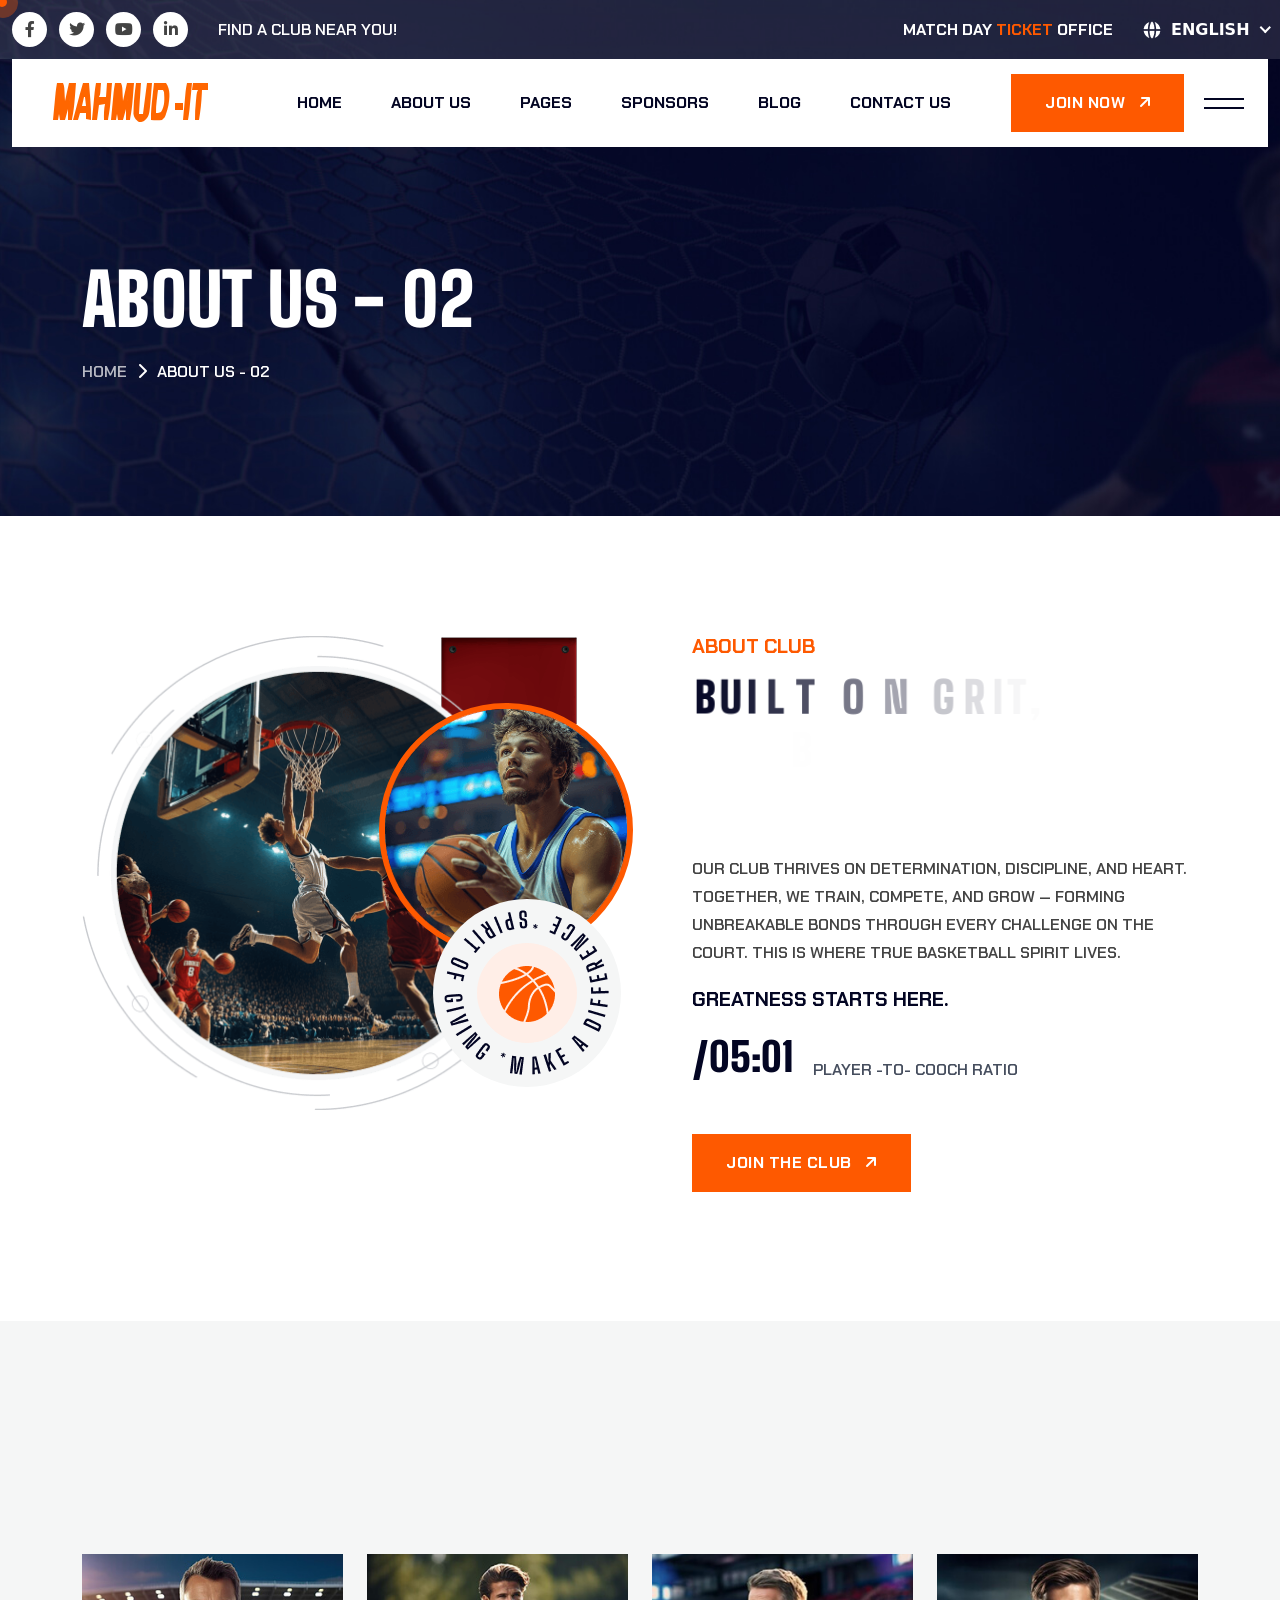
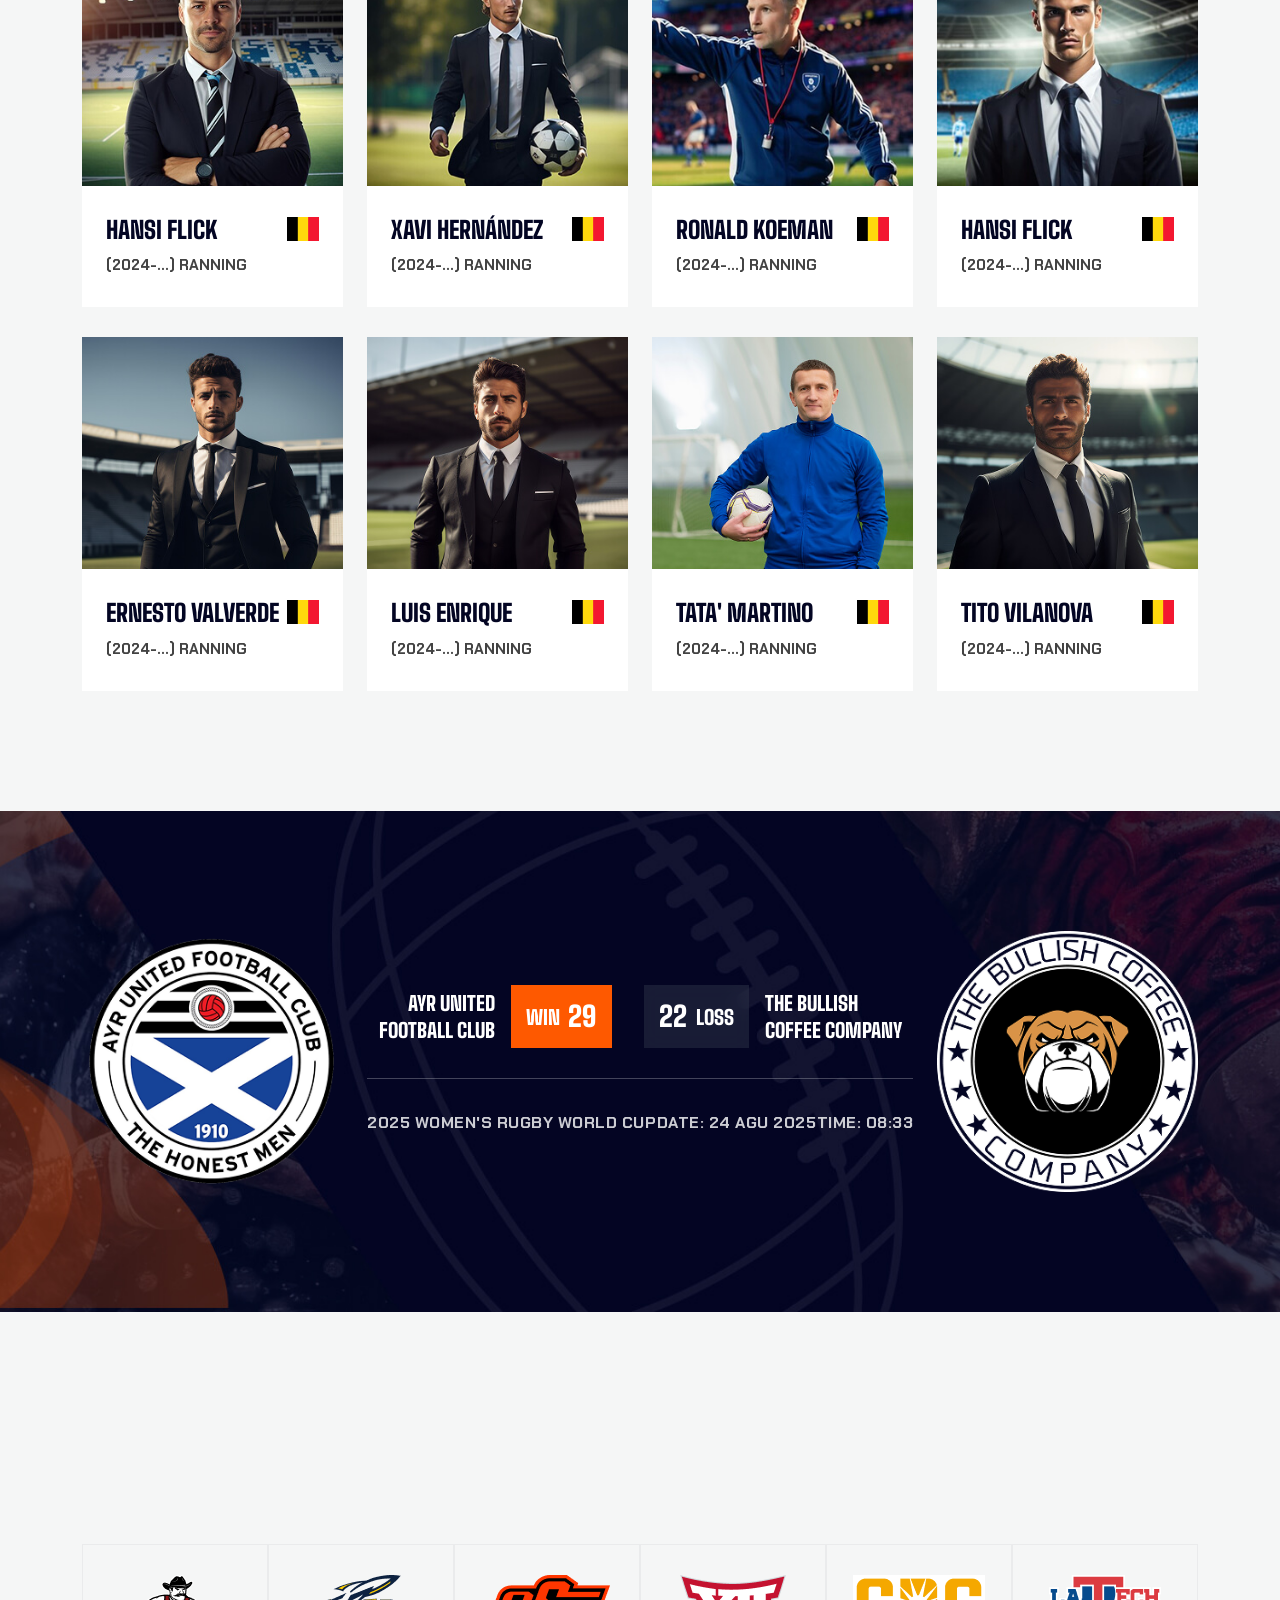
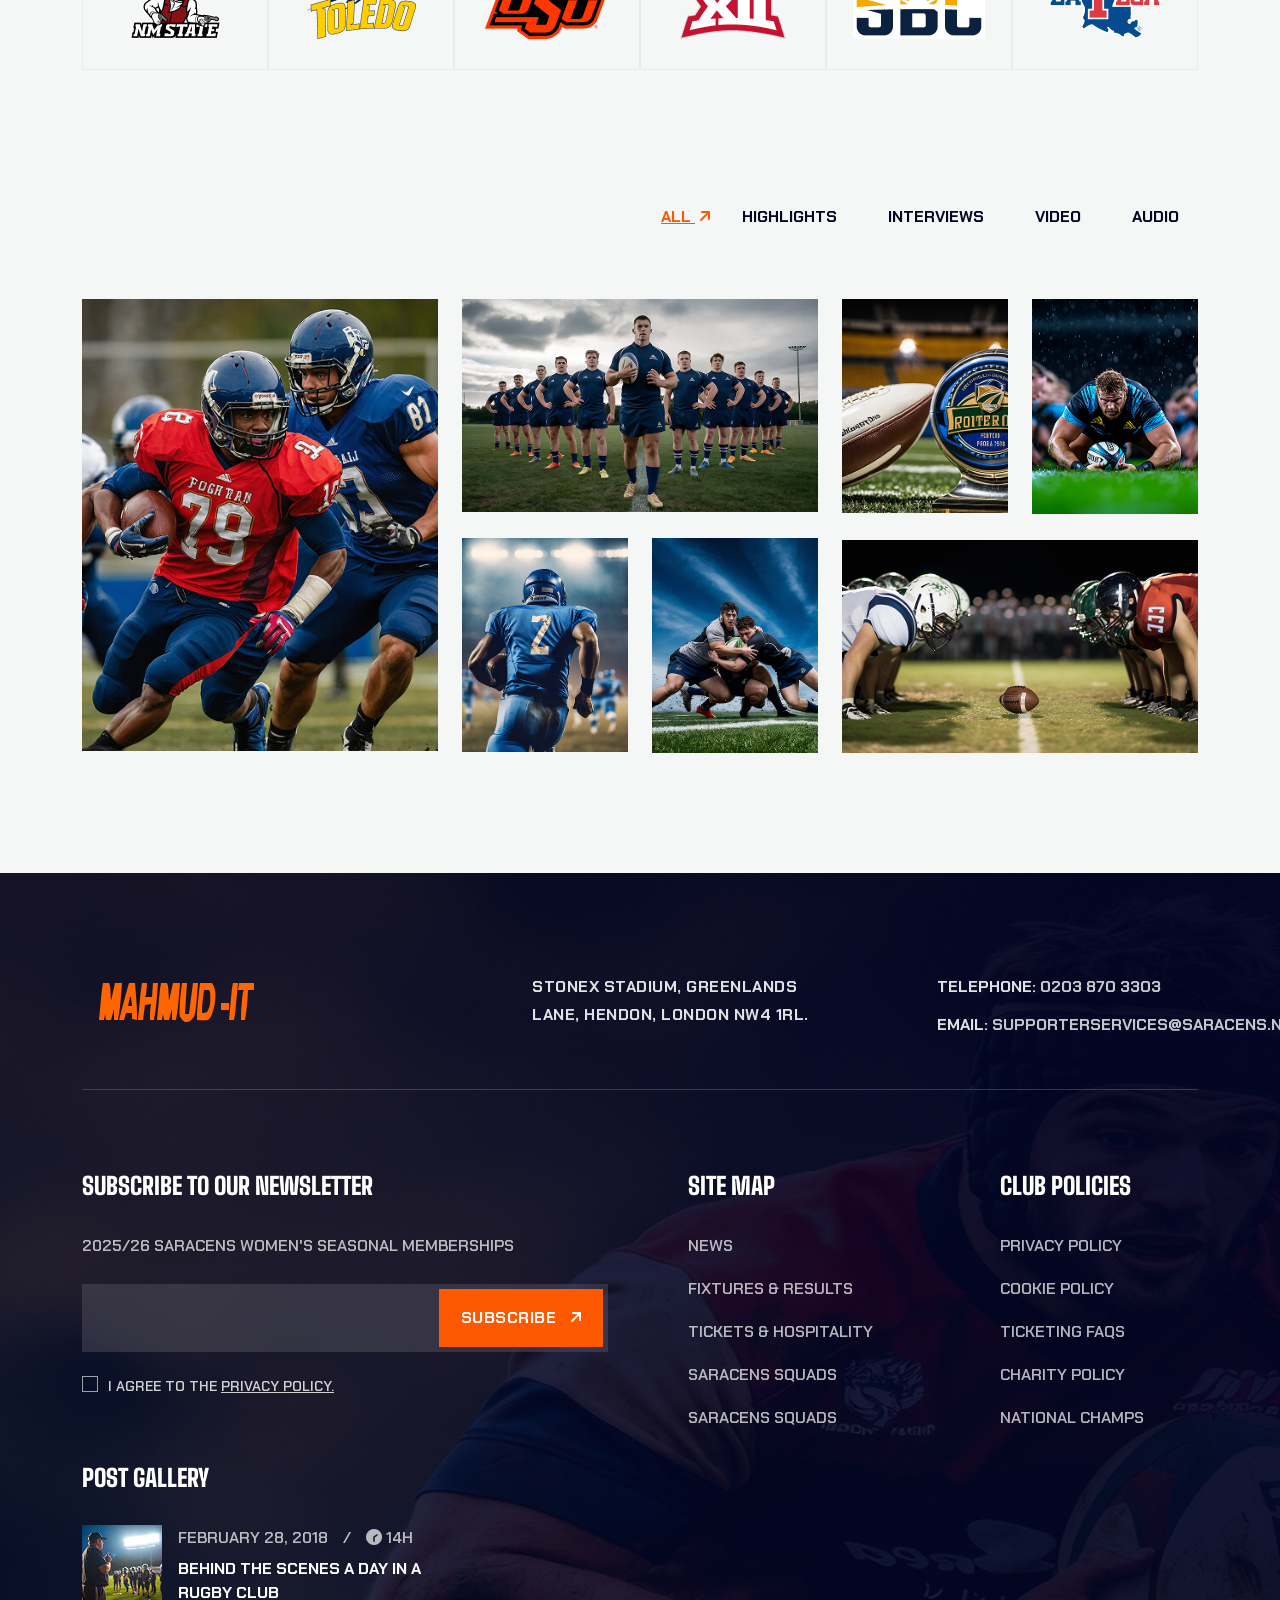
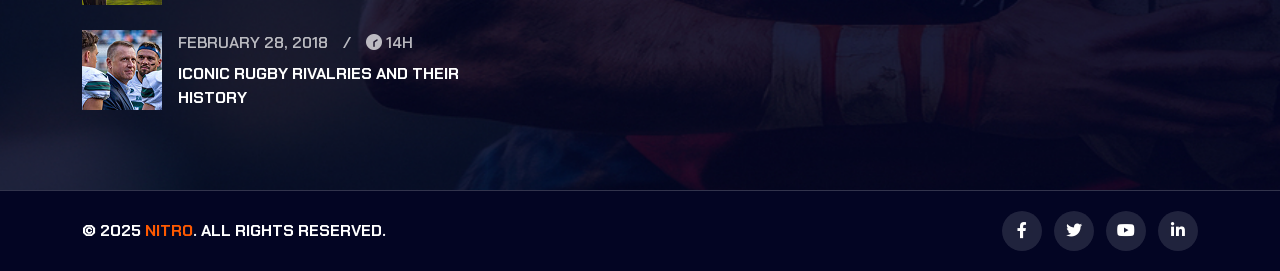
<file: about-2.html>
<!DOCTYPE html>
<html lang="en">
    <!--<< Header Area >>-->
    
<head>
        <!-- ========== Meta Tags ========== -->
        <meta charset="UTF-8">
        <meta http-equiv="X-UA-Compatible" content="IE=edge">
        <meta name="viewport" content="width=device-width, initial-scale=1">
        <meta name="author" content="Gramentheme">
        <meta name="description" content="Nitro - Sports Multipurpose HTML Template">
        <!-- ======== Page title ============ -->
        <title>Nitro - Sports Multipurpose HTML Template</title>
        <!--<< Favcion >>-->
        <link rel="shortcut icon" href="assets/img/favicon.svg">
        <!--<< Bootstrap min.css >>-->
        <link rel="stylesheet" href="assets/css/bootstrap.min.css">
        <!--<< All Min Css >>-->
        <link rel="stylesheet" href="assets/css/all.min.css">
        <!--<< Animate.css >>-->
        <link rel="stylesheet" href="assets/css/animate.css">
        <!--<< Magnific Popup.css >>-->
        <link rel="stylesheet" href="assets/css/magnific-popup.css">
        <!--<< MeanMenu.css >>-->
        <link rel="stylesheet" href="assets/css/meanmenu.css">
        <!--<< Swiper Bundle.css >>-->
        <link rel="stylesheet" href="assets/css/swiper-bundle.min.css">
        <!--<< Nice Select.css >>-->
        <link rel="stylesheet" href="assets/css/nice-select.css">
        <!--<< Main.css >>-->
        <link rel="stylesheet" href="assets/css/main.css">
    </head>
    <body>

        <!-- Preloader Start -->
        <div id="preloader" class="preloader">
            <div class="animation-preloader">
                <div class="spinner">                
                </div>
                <div class="txt-loading">
                    <span data-text-preloader="N" class="letters-loading">
                        N
                    </span>
                    <span data-text-preloader="I" class="letters-loading">
                        I
                    </span>
                    <span data-text-preloader="T" class="letters-loading">
                        T
                    </span>
                    <span data-text-preloader="R" class="letters-loading">
                        R
                    </span>
                    <span data-text-preloader="O" class="letters-loading">
                        O
                    </span>
                </div>
                <p class="text-center">Loading</p>
            </div>
            <div class="loader">
                <div class="row">
                    <div class="col-3 loader-section section-left">
                        <div class="bg"></div>
                    </div>
                    <div class="col-3 loader-section section-left">
                        <div class="bg"></div>
                    </div>
                    <div class="col-3 loader-section section-right">
                        <div class="bg"></div>
                    </div>
                    <div class="col-3 loader-section section-right">
                        <div class="bg"></div>
                    </div>
                </div>
            </div>
        </div>

         <!-- Back To Top Start -->
        <button id="back-top" class="back-to-top">
            <i class="fa-regular fa-arrow-up"></i>
        </button>

        <!-- MouseCursor Start -->
        <div class="mouseCursor cursor-outer"></div>
        <div class="mouseCursor cursor-inner"></div>

        <!-- Offcanvas Area Start -->
        <div class="fix-area">
            <div class="offcanvas__info">
                <div class="offcanvas__wrapper">
                    <div class="offcanvas__content">
                        <div class="offcanvas__top mb-5 d-flex justify-content-between align-items-center">
                            <div class="offcanvas__logo">
                                <a href="index.html">
                                    <img src="assets/img/logo/logo.svg" alt="logo-img">
                                </a>
                            </div>
                            <div class="offcanvas__close">
                                <button>
                                <i class="fas fa-times"></i>
                                </button>
                            </div>
                        </div>
                        <p class="text d-none d-xl-block">
                            Nullam dignissim, ante scelerisque the  is euismod fermentum odio sem semper the is erat, a feugiat leo urna eget eros. Duis Aenean a imperdiet risus.
                        </p>
                        <div class="mobile-menu fix mb-3"></div>
                        <div class="sidebar-image mt-4 d-none d-xl-block">
                            <img class="w-100" src="assets/img/sidebar-image.jpg" alt="img">
                        </div>
                        <div class="offcanvas__contact">
                            <h4>Contact Info</h4>
                            <ul>
                                <li class="d-flex align-items-center">
                                    <div class="offcanvas__contact-icon">
                                        <i class="fal fa-map-marker-alt"></i>
                                    </div>
                                    <div class="offcanvas__contact-text">
                                        <a target="_blank" href="#">Main Street, Melbourne, Australia</a>
                                    </div>
                                </li>
                                <li class="d-flex align-items-center">
                                    <div class="offcanvas__contact-icon mr-15">
                                        <i class="fal fa-envelope"></i>
                                    </div>
                                    <div class="offcanvas__contact-text">
                                        <a href="mailto:info@example.com"><span class="mailto:info@example.com">info@example.com</span></a>
                                    </div>
                                </li>
                                <li class="d-flex align-items-center">
                                    <div class="offcanvas__contact-icon mr-15">
                                        <i class="fal fa-clock"></i>
                                    </div>
                                    <div class="offcanvas__contact-text">
                                        <a target="_blank" href="#">Mod-friday, 09am -05pm</a>
                                    </div>
                                </li>
                                <li class="d-flex align-items-center">
                                    <div class="offcanvas__contact-icon mr-15">
                                        <i class="far fa-phone"></i>
                                    </div>
                                    <div class="offcanvas__contact-text">
                                        <a href="tel:+11002345909">+11002345909</a>
                                    </div>
                                </li>
                            </ul>
                            <a href="club-ranking.html" class="theme-btn mt-4">
                               JOIN NOW <i class="fa-solid fa-arrow-up-right"></i>
                            </a>
                            <div class="social-icon d-flex align-items-center">
                                <a href="#"><i class="fab fa-facebook-f"></i></a>
                                <a href="#"><i class="fab fa-twitter"></i></a>
                                <a href="#"><i class="fab fa-youtube"></i></a>
                                <a href="#"><i class="fab fa-linkedin-in"></i></a>
                            </div>
                        </div>
                    </div>
                </div>
            </div>
        </div>
        <div class="offcanvas__overlay"></div>

        <!-- Header Top Section Start -->
        <header class="header-top-section-3">
            <div class="header-top-section header-section-2">
                <div class="container">
                    <div class="header-top-wrapper">
                        <div class="top-left">
                            <div class="social-icon d-flex align-items-center">
                                <a href="#"><i class="fab fa-facebook-f"></i></a>
                                <a href="#"><i class="fab fa-twitter"></i></a>
                                <a href="#"><i class="fab fa-youtube"></i></a>
                                <a href="#"><i class="fab fa-linkedin-in"></i></a>
                            </div>
                            <p>
                                Find a club near you!
                            </p>
                        </div>
                        <div class="top-right">
                            <p>
                                Match Day <b>Ticket</b> Office
                            </p>
                            <div class="form-clt mt-0">
                            <img src="assets/img/global2.png" alt="">
                            <div class="form">
                                <select class="single-select w-100">
                                    <option>English</option>
                                    <option>Bangla</option>
                                    <option>Hindi</option>
                                </select>
                            </div>
                        </div>
                        </div>
                    </div>
                </div>
            </div>
            <div id="header-sticky" class="header-1 header-3">
                <div class="container">
                    <div class="mega-menu-wrapper">
                        <div class="header-main">
                            <a href="index.html" class="logo">
                                <img src="assets/img/logo/theme-logo.svg" alt="img">
                            </a>
                            <div class="header-left">
                                <div class="mean__menu-wrapper">
                                <div class="main-menu">
                                    <nav id="mobile-menu">
                                        <ul>
                                            <li class="has-dropdown active menu-thumb">
                                                <a href="index.html">
                                                    Home 
                                                </a>
                                                <ul class="submenu has-homemenu">
                                                    <li>
                                                        <div class="homemenu-items">
                                                            <div class="homemenu">
                                                                <div class="homemenu-thumb">
                                                                    <img src="assets/img/header/home-1.jpg" alt="img">
                                                                    <div class="demo-button">
                                                                    <a href="index.html" class="gt-theme-btn">Demo page</a>
                                                                    </div>
                                                                </div>
                                                                <div class="homemenu-content text-center">
                                                                    <h4 class="homemenu-title">
                                                                        Football  
                                                                    </h4>
                                                                </div>
                                                            </div>
                                                            <div class="homemenu">
                                                                <div class="homemenu-thumb mb-15">
                                                                <img src="assets/img/header/home-2.jpg" alt="img">
                                                                    <div class="demo-button">
                                                                    <a href="index-2.html" class="gt-theme-btn">Demo page</a>
                                                                    </div>
                                                                </div>
                                                                <div class="homemenu-content text-center">
                                                                    <h4 class="homemenu-title">
                                                                    Basketball 
                                                                    </h4>
                                                                </div>
                                                            </div>
                                                            <div class="homemenu">
                                                                <div class="homemenu-thumb mb-15">
                                                            <img src="assets/img/header/home-3.jpg" alt="img">
                                                                    <div class="demo-button">
                                                                    <a href="index-3.html" class="gt-theme-btn">Demo page</a>
                                                                    </div>
                                                                </div>
                                                                <div class="homemenu-content text-center">
                                                                    <h4 class="homemenu-title">
                                                                    Rugby Club
                                                                    </h4>
                                                                </div>
                                                            </div>
                                                        </div>
                                                    </li>
                                                </ul>
                                            </li>
                                            <li class="has-dropdown active d-xl-none">
                                                <a href="index.html" class="border-none">
                                                Home
                                                </a>
                                                <ul class="submenu">
                                                    <li><a href="index.html">Football</a></li>
                                                    <li><a href="index-2.html">Basketball</a></li>
                                                    <li><a href="index-3.html">Rugby Club</a></li>
                                                </ul>
                                            </li>
                                            <li>
                                                <a href="about.html">
                                                    About Us
                                                </a>
                                                <ul class="submenu">
                                                    <li><a href="about.html">About Us</a></li>
                                                    <li><a href="about-2.html">About Us 02</a></li>
                                                </ul>
                                            </li>
                                            <li class="has-dropdown">
                                                <a href="news.html">
                                                    Pages
                                                </a>
                                                <ul class="submenu">
                                                    <li><a href="gallery.html">Gallery</a></li>
                                                    <li><a href="club-ranking.html">club rankings</a></li>
                                                    <li><a href="club-line.html">club LineUp</a></li>
                                                    <li><a href="ticket.html">Ticket</a></li>
                                                    <li><a href="404.html">404 Page</a></li>
                                                </ul>
                                            </li>
                                            <li>
                                                <a href="sponsor.html">Sponsors</a>
                                            </li>
                                            <li>
                                                <a href="news-details.html">
                                                    Blog
                                                </a>
                                                <ul class="submenu">
                                                    <li><a href="news-grid.html">Blog Grid</a></li>
                                                    <li><a href="news.html">Blog Standard</a></li>
                                                    <li><a href="news-details.html">Blog Details</a></li>
                                                </ul>
                                            </li>
                                            <li>
                                                <a href="contact.html">Contact Us</a>
                                            </li>
                                        </ul>
                                    </nav>
                                </div>
                            </div>
                            </div>
                            <div class="header-right d-flex justify-content-end align-items-center">
                                <a href="club-ranking.html" class="theme-btn d-none d-xl-block">
                                JOIN NOW <i class="fa-solid fa-arrow-up-right"></i>
                                </a>
                                <div class="header__hamburger d-xl-block my-auto">
                                    <div class="sidebar__toggle">
                                        <div class="header-bar">
                                            <span></span>
                                            <span></span>
                                        </div>
                                    </div>
                                </div>
                            </div>
                        </div>
                    </div>
                </div>
            </div>
        </header>

        <div class="gt-breadcrumb-wrapper bg-cover" style="background-image: url('assets/img/breadcrumb-bg.jpg');">
            <div class="container">
                <div class="gt-page-heading">
                    <div class="gt-breadcrumb-sub-title">
                        <h1 class="text-white wow fadeInUp" data-wow-delay=".3s">about us - 02</h1>
                    </div>
                    <ul class="gt-breadcrumb-items wow fadeInUp" data-wow-delay=".5s">
                        <li>
                            <a href="index.html">
                               Home
                            </a>
                        </li>
                        <li>
                            <i class="fa-solid fa-chevron-right"></i>
                        </li>
                        <li>
                           about us - 02
                        </li>
                    </ul>
                </div>
            </div>
        </div>
        
        <!-- About Section Start -->
        <section class="about-section-2 section-padding">
            <div class="vec-shape">
                <img src="assets/img/home-2/about/vec-shape.png" alt="img">
            </div>
            <div class="container">
                <div class="about-wrapper-2">
                    <div class="row">
                        <div class="col-lg-6 wow fadeInUp" data-wow-delay=".3s">
                            <div class="about-image-items">
                                <div class="about-image">
                                    <img src="assets/img/home-2/about/about-01.png" alt="img">
                                        <div class="text-circle">
                                        <img src="assets/img/home-2/about/circle-text.png" alt="img">
                                        <div class="ball-cicrle">
                                            <img src="assets/img/home-2/about/ball.png" alt="img">
                                        </div>
                                    </div>
                                </div>
                                <div class="about-sm-img">
                                    <img src="assets/img/home-2/about/about-02.png" alt="img">
                                    <div class="img">
                                        <img src="assets/img/home-2/about/Shape-1.png" alt="img">
                                    </div>
                                </div>
                            </div>
                        </div>
                        <div class="col-lg-6">
                            <div class="about-content">
                                <div class="section-title mb-0">
                                    <h6 class="wow fadeInUp">About club</h6>
                                    <h2 class="hero_title tv_hero_title hero_title_1">
                                        built on Grit, Bonded by <span>Basketball</span>
                                    </h2>
                                </div> 
                                <p class="about-text wow fadeInUp" data-wow-delay=".3s">
                                    Our club thrives on determination, discipline, and heart. Together, 
                                    we train, compete, and grow — forming unbreakable bonds through every challenge on the court. This is where true basketball 
                                    spirit lives.
                                </p>
                                <h5 class="wow fadeInUp" data-wow-delay=".5s">GREATNESS STARTS HERE.</h5>
                                <div class="text-area wow fadeInUp" data-wow-delay=".7s">
                                    <h3>/05:01</h3>
                                    <p>Player -To- Cooch Ratio</p>
                                </div>
                                <a href="team.html" class="theme-btn wow fadeInUp" data-wow-delay=".8s">
                                    Join the club <i class="fa-solid fa-arrow-up-right"></i>
                                </a>
                            </div>
                        </div>
                    </div>
                </div>
            </div>
        </section>

        <!-- Team Section Start -->
        <section class="team-section-4 fix section-padding section-bg">
            <div class="container">
                <div class="section-title text-center hero_title tv_hero_title hero_title_1">
                    <h2>The History of club nitrd</h2>
                </div>
                <div class="row">
                    <div class="col-xl-3 col-lg-4 col-md-6 wow fadeInUp" data-wow-delay=".2s">
                        <div class="team-box-items-3">
                            <div class="thumb">
                                <img src="assets/img/inner/team/team01.jpg" alt="img">
                            </div>
                            <div class="content bg-white">
                                <h3>
                                    <a href="team-details.html">Hansi Flick </a>
                                </h3>
                                <p class="mt-0">
                                    (2024-...) RANNING
                                </p>
                                <div class="flag-image">
                                    <img src="assets/img/inner/team/flag.jpg" alt="img">
                                </div>
                            </div>
                        </div>
                    </div>
                    <div class="col-xl-3 col-lg-4 col-md-6 wow fadeInUp" data-wow-delay=".4s">
                        <div class="team-box-items-3">
                            <div class="thumb">
                                <img src="assets/img/inner/team/team02.jpg" alt="img">
                            </div>
                            <div class="content bg-white">
                                <h3>
                                    <a href="team-details.html">Xavi Hernández </a>
                                </h3>
                                <p class="mt-0">
                                    (2024-...) RANNING
                                </p>
                                <div class="flag-image">
                                    <img src="assets/img/inner/team/flag.jpg" alt="img">
                                </div>
                            </div>
                        </div>
                    </div>
                    <div class="col-xl-3 col-lg-4 col-md-6 wow fadeInUp" data-wow-delay=".6s">
                        <div class="team-box-items-3">
                            <div class="thumb">
                                <img src="assets/img/inner/team/team03.jpg" alt="img">
                            </div>
                            <div class="content bg-white">
                                <h3>
                                    <a href="team-details.html">Ronald Koeman</a>
                                </h3>
                                <p class="mt-0">
                                    (2024-...) RANNING
                                </p>
                                <div class="flag-image">
                                   <img src="assets/img/inner/team/flag.jpg" alt="img">
                                </div>
                            </div>
                        </div>
                    </div>
                    <div class="col-xl-3 col-lg-4 col-md-6 wow fadeInUp" data-wow-delay=".8s">
                        <div class="team-box-items-3">
                            <div class="thumb">
                                <img src="assets/img/inner/team/team04.jpg" alt="img">
                            </div>
                            <div class="content bg-white">
                                <h3>
                                    <a href="team-details.html">Hansi Flick </a>
                                </h3>
                                <p class="mt-0">
                                    (2024-...) RANNING
                                </p>
                                <div class="flag-image">
                                   <img src="assets/img/inner/team/flag.jpg" alt="img">
                                </div>
                            </div>
                        </div>
                    </div>
                    <div class="col-xl-3 col-lg-4 col-md-6 wow fadeInUp" data-wow-delay=".2s">
                        <div class="team-box-items-3">
                            <div class="thumb">
                                <img src="assets/img/inner/team/team05.jpg" alt="img">
                            </div>
                            <div class="content bg-white">
                                <h3>
                                    <a href="team-details.html">Ernesto Valverde</a>
                                </h3>
                                <p class="mt-0">
                                    (2024-...) RANNING
                                </p>
                                <div class="flag-image">
                                   <img src="assets/img/inner/team/flag.jpg" alt="img">
                                </div>
                            </div>
                        </div>
                    </div>
                    <div class="col-xl-3 col-lg-4 col-md-6 wow fadeInUp" data-wow-delay=".4s">
                        <div class="team-box-items-3">
                            <div class="thumb">
                                <img src="assets/img/inner/team/team06.jpg" alt="img">
                            </div>
                            <div class="content bg-white">
                                <h3>
                                    <a href="team-details.html">Luis Enrique </a>
                                </h3>
                                <p class="mt-0">
                                    (2024-...) RANNING
                                </p>
                                <div class="flag-image">
                                 <img src="assets/img/inner/team/flag.jpg" alt="img">
                                </div>
                            </div>
                        </div>
                    </div>
                    <div class="col-xl-3 col-lg-4 col-md-6 wow fadeInUp" data-wow-delay=".6s">
                        <div class="team-box-items-3">
                            <div class="thumb">
                                <img src="assets/img/inner/team/team07.jpg" alt="img">
                            </div>
                            <div class="content bg-white">
                                <h3>
                                    <a href="team-details.html">Tata' Martino</a>
                                </h3>
                                <p class="mt-0">
                                    (2024-...) RANNING
                                </p>
                                <div class="flag-image">
                                    <img src="assets/img/inner/team/flag.jpg" alt="img">
                                </div>
                            </div>
                        </div>
                    </div>
                    <div class="col-xl-3 col-lg-4 col-md-6 wow fadeInUp" data-wow-delay=".8s">
                        <div class="team-box-items-3">
                            <div class="thumb">
                                <img src="assets/img/inner/team/team08.jpg" alt="img">
                            </div>
                            <div class="content bg-white">
                                <h3>
                                    <a href="team-details.html">Tito Vilanova</a>
                                </h3>
                                <p class="mt-0">
                                    (2024-...) RANNING
                                </p>
                                <div class="flag-image">
                                   <img src="assets/img/inner/team/flag.jpg" alt="img">
                                </div>
                            </div>
                        </div>
                    </div>
                </div>
            </div>
        </section>

       <!-- Score Section Start -->
        <section class="score-section-3 section-padding bg-cover" style="background-image: url('assets/img/home-3/score-bg.jpg');">
            <div class="shape-1">
                <img src="assets/img/home-3/arrow1.png" alt="img">
            </div>
            <div class="shape-2">
                <img src="assets/img/home-3/arrow2.png" alt="img">
            </div>
            <div class="shape-3">
                <img src="assets/img/home-3/arrow4.png" alt="img">
            </div>
            <div class="shape-4">
                <img src="assets/img/home-3/arrow3.png" alt="img">
            </div>
            <div class="container">
                <div class="score-wrapper-3">
                    <div class="row g-4 align-items-center">
                        <div class="col-lg-3 wow fadeInUp" data-wow-delay=".3s">
                            <div class="score-logo">
                                <img src="assets/img/home-3/score-logo1.png" alt="img">
                            </div>
                        </div>
                        <div class="col-lg-6 wow fadeInUp" data-wow-delay=".5s">
                            <div class="score-content">
                                <div class="score-box-items">
                                    <div class="content">
                                        <h3 class="text-right">
                                            ayr united <br> football club
                                        </h3>
                                        <div class="title-box">
                                            <h4>win</h4>
                                            <h2>29</h2>
                                        </div>
                                    </div>
                                    <div class="content">
                                        <div class="title-box bg-2">
                                            <h2>22</h2>
                                            <h4>loss</h4>
                                        </div>
                                         <h3 class="text-start">
                                           the bullish <br> coffee company
                                        </h3>
                                    </div>
                                </div>
                                <ul>
                                    <li>
                                        2025 Women's Rugby World Cup
                                    </li>
                                    <li>
                                        DATE: 24 AGU 2025
                                    </li>
                                    <li>
                                        TIME: 08:33
                                    </li>
                                </ul>
                            </div>
                        </div>
                        <div class="col-lg-3 wow fadeInUp" data-wow-delay=".7s">
                            <div class="score-logo text-end">
                                <img src="assets/img/home-3/score-logo2.png" alt="img">
                            </div>
                        </div>
                    </div>
                </div>
            </div>
        </section>

        <!-- Brand Section Start -->
        <section class="brand-section-3 section-bg section-padding">
            <div class="container">
                <div class="section-title text-center hero_title tv_hero_title hero_title_1">
                    <h2>Our Partners</h2>
                </div>
                <div class="swiper brand-slider-3">
                    <div class="swiper-wrapper">
                        <div class="swiper-slide">
                            <div class="brand-logo-3">
                                <img src="assets/img/home-3/brand/brand-1.png" alt="img">
                            </div>
                        </div>
                        <div class="swiper-slide">
                            <div class="brand-logo-3">
                                <img src="assets/img/home-3/brand/brand-2.png" alt="img">
                            </div>
                        </div>
                        <div class="swiper-slide">
                            <div class="brand-logo-3">
                                <img src="assets/img/home-3/brand/brand-3.png" alt="img">
                            </div>
                        </div>
                        <div class="swiper-slide">
                            <div class="brand-logo-3">
                                <img src="assets/img/home-3/brand/brand-4.png" alt="img">
                            </div>
                        </div>
                        <div class="swiper-slide">
                            <div class="brand-logo-3">
                                <img src="assets/img/home-3/brand/brand-5.png" alt="img">
                            </div>
                        </div>
                        <div class="swiper-slide">
                            <div class="brand-logo-3">
                                <img src="assets/img/home-3/brand/brand-6.png" alt="img">
                            </div>
                        </div>
                    </div>
                </div>
            </div>
        </section>

        <!-- Match Moments Section Start -->
        <div class="match-moments-section fix section-padding section-bg pt-0">
            <div class="container">
                <div class="section-title-area">
                    <div class="section-title hero_title tv_hero_title hero_title_1">
                        <h2>Match Moments & <span class="text-weight-700">Memories</span></h2>
                    </div>
                    <ul class="nav wow fadeInUp" data-wow-delay=".3s">
                        <li class="nav-item">
                            <a href="#all" data-bs-toggle="tab" class="nav-link active">
                               all <i class="fa-solid fa-arrow-up-right"></i>
                            </a>
                        </li>
                        <li class="nav-item">
                            <a href="#HIGHLIGHTS" data-bs-toggle="tab" class="nav-link">
                               HIGHLIGHTS <i class="fa-solid fa-arrow-up-right"></i>
                            </a>
                        </li>
                        <li class="nav-item">
                            <a href="#INTERVIEWS" data-bs-toggle="tab" class="nav-link">
                               INTERVIEWS <i class="fa-solid fa-arrow-up-right"></i>
                            </a>
                        </li>
                        <li class="nav-item">
                            <a href="#VIDEO" data-bs-toggle="tab" class="nav-link">
                               VIDEO <i class="fa-solid fa-arrow-up-right"></i>
                            </a>
                        </li>
                        <li class="nav-item">
                            <a href="#AUDIO" data-bs-toggle="tab" class="nav-link">
                               AUDIO <i class="fa-solid fa-arrow-up-right"></i>
                            </a>
                        </li>
                    </ul>
                </div>
                <div class="tab-content">
                    <div id="all" class="tab-pane fade show active">
                        <div class="row">
                            <div class="col-xl-4 wow fadeInUp" data-wow-delay=".3s">
                                <div class="match-moments-image">
                                    <img src="assets/img/home-3/match-moment/m-1.jpg" alt="img">
                                    <a href="index.html" class="gt-icon">
                                        <i class="fa-brands fa-instagram"></i>
                                    </a>
                                </div>
                            </div>
                            <div class="col-xl-4 wow fadeInUp" data-wow-delay=".5s">
                                <div class="row">
                                    <div class="col-lg-12">
                                        <div class="match-moments-image">
                                            <img src="assets/img/home-3/match-moment/m-2.jpg" alt="img">
                                            <a href="index.html" class="gt-icon">
                                                    <i class="fa-brands fa-instagram"></i>
                                                </a>
                                        </div>
                                    </div>
                                    <div class="col-md-6">
                                        <div class="match-moments-image">
                                            <img src="assets/img/home-3/match-moment/m-3.jpg" alt="img">
                                            <a href="index.html" class="gt-icon">
                                                <i class="fa-brands fa-instagram"></i>
                                            </a>
                                        </div>
                                    </div>
                                    <div class="col-md-6">
                                        <div class="match-moments-image">
                                            <img src="assets/img/home-3/match-moment/m-4.jpg" alt="img">
                                            <a href="index.html" class="gt-icon">
                                                    <i class="fa-brands fa-instagram"></i>
                                                </a>
                                        </div>
                                    </div>
                                </div>
                            </div>
                            <div class="col-xl-4 wow fadeInUp" data-wow-delay=".7s">
                                <div class="row">
                                    <div class="col-md-6">
                                        <div class="match-moments-image">
                                            <img src="assets/img/home-3/match-moment/m-5.jpg" alt="img">
                                            <a href="index.html" class="gt-icon">
                                                    <i class="fa-brands fa-instagram"></i>
                                                </a>
                                        </div>
                                    </div>
                                    <div class="col-md-6">
                                        <div class="match-moments-image">
                                            <img src="assets/img/home-3/match-moment/m-6.jpg" alt="img">
                                            <a href="index.html" class="gt-icon">
                                                    <i class="fa-brands fa-instagram"></i>
                                                </a>
                                        </div>
                                    </div>
                                    <div class="col-lg-12">
                                        <div class="match-moments-image">
                                            <img src="assets/img/home-3/match-moment/m-7.jpg" alt="img">
                                            <a href="index.html" class="gt-icon">
                                                <i class="fa-brands fa-instagram"></i>
                                            </a>
                                        </div>
                                    </div>
                                </div>
                            </div>
                        </div>
                    </div>
                    <div id="HIGHLIGHTS" class="tab-pane fade">
                        <div class="row">
                            <div class="col-xl-4">
                                <div class="match-moments-image">
                                    <img src="assets/img/home-3/match-moment/m-1.jpg" alt="img">
                                    <a href="index.html" class="gt-icon">
                                        <i class="fa-brands fa-instagram"></i>
                                    </a>
                                </div>
                            </div>
                            <div class="col-xl-4">
                                <div class="row">
                                    <div class="col-lg-12">
                                        <div class="match-moments-image">
                                            <img src="assets/img/home-3/match-moment/m-2.jpg" alt="img">
                                            <a href="index.html" class="gt-icon">
                                                    <i class="fa-brands fa-instagram"></i>
                                                </a>
                                        </div>
                                    </div>
                                    <div class="col-md-6">
                                        <div class="match-moments-image">
                                            <img src="assets/img/home-3/match-moment/m-3.jpg" alt="img">
                                            <a href="index.html" class="gt-icon">
                                                <i class="fa-brands fa-instagram"></i>
                                            </a>
                                        </div>
                                    </div>
                                    <div class="col-md-6">
                                        <div class="match-moments-image">
                                            <img src="assets/img/home-3/match-moment/m-4.jpg" alt="img">
                                            <a href="index.html" class="gt-icon">
                                                    <i class="fa-brands fa-instagram"></i>
                                                </a>
                                        </div>
                                    </div>
                                </div>
                            </div>
                            <div class="col-xl-4">
                                <div class="row">
                                    <div class="col-md-6">
                                        <div class="match-moments-image">
                                            <img src="assets/img/home-3/match-moment/m-5.jpg" alt="img">
                                            <a href="index.html" class="gt-icon">
                                                    <i class="fa-brands fa-instagram"></i>
                                                </a>
                                        </div>
                                    </div>
                                    <div class="col-md-6">
                                        <div class="match-moments-image">
                                            <img src="assets/img/home-3/match-moment/m-6.jpg" alt="img">
                                            <a href="index.html" class="gt-icon">
                                                    <i class="fa-brands fa-instagram"></i>
                                                </a>
                                        </div>
                                    </div>
                                    <div class="col-lg-12">
                                        <div class="match-moments-image">
                                            <img src="assets/img/home-3/match-moment/m-7.jpg" alt="img">
                                            <a href="index.html" class="gt-icon">
                                                <i class="fa-brands fa-instagram"></i>
                                            </a>
                                        </div>
                                    </div>
                                </div>
                            </div>
                        </div>
                    </div>
                    <div id="INTERVIEWS" class="tab-pane fade">
                        <div class="row">
                            <div class="col-xl-4">
                                <div class="match-moments-image">
                                    <img src="assets/img/home-3/match-moment/m-1.jpg" alt="img">
                                    <a href="index.html" class="gt-icon">
                                        <i class="fa-brands fa-instagram"></i>
                                    </a>
                                </div>
                            </div>
                            <div class="col-xl-4">
                                <div class="row">
                                    <div class="col-lg-12">
                                        <div class="match-moments-image">
                                            <img src="assets/img/home-3/match-moment/m-2.jpg" alt="img">
                                            <a href="index.html" class="gt-icon">
                                                    <i class="fa-brands fa-instagram"></i>
                                                </a>
                                        </div>
                                    </div>
                                    <div class="col-md-6">
                                        <div class="match-moments-image">
                                            <img src="assets/img/home-3/match-moment/m-3.jpg" alt="img">
                                            <a href="index.html" class="gt-icon">
                                                <i class="fa-brands fa-instagram"></i>
                                            </a>
                                        </div>
                                    </div>
                                    <div class="col-md-6">
                                        <div class="match-moments-image">
                                            <img src="assets/img/home-3/match-moment/m-4.jpg" alt="img">
                                            <a href="index.html" class="gt-icon">
                                                    <i class="fa-brands fa-instagram"></i>
                                                </a>
                                        </div>
                                    </div>
                                </div>
                            </div>
                            <div class="col-xl-4">
                                <div class="row">
                                    <div class="col-md-6">
                                        <div class="match-moments-image">
                                            <img src="assets/img/home-3/match-moment/m-5.jpg" alt="img">
                                            <a href="index.html" class="gt-icon">
                                                    <i class="fa-brands fa-instagram"></i>
                                                </a>
                                        </div>
                                    </div>
                                    <div class="col-md-6">
                                        <div class="match-moments-image">
                                            <img src="assets/img/home-3/match-moment/m-6.jpg" alt="img">
                                            <a href="index.html" class="gt-icon">
                                                    <i class="fa-brands fa-instagram"></i>
                                                </a>
                                        </div>
                                    </div>
                                    <div class="col-lg-12">
                                        <div class="match-moments-image">
                                            <img src="assets/img/home-3/match-moment/m-7.jpg" alt="img">
                                            <a href="index.html" class="gt-icon">
                                                <i class="fa-brands fa-instagram"></i>
                                            </a>
                                        </div>
                                    </div>
                                </div>
                            </div>
                        </div>
                    </div>
                    <div id="VIDEO" class="tab-pane fade">
                        <div class="row">
                            <div class="col-xl-4">
                                <div class="match-moments-image">
                                    <img src="assets/img/home-3/match-moment/m-1.jpg" alt="img">
                                    <a href="index.html" class="gt-icon">
                                        <i class="fa-brands fa-instagram"></i>
                                    </a>
                                </div>
                            </div>
                            <div class="col-xl-4">
                                <div class="row">
                                    <div class="col-lg-12">
                                        <div class="match-moments-image">
                                            <img src="assets/img/home-3/match-moment/m-2.jpg" alt="img">
                                            <a href="index.html" class="gt-icon">
                                                    <i class="fa-brands fa-instagram"></i>
                                                </a>
                                        </div>
                                    </div>
                                    <div class="col-md-6">
                                        <div class="match-moments-image">
                                            <img src="assets/img/home-3/match-moment/m-3.jpg" alt="img">
                                            <a href="index.html" class="gt-icon">
                                                <i class="fa-brands fa-instagram"></i>
                                            </a>
                                        </div>
                                    </div>
                                    <div class="col-md-6">
                                        <div class="match-moments-image">
                                            <img src="assets/img/home-3/match-moment/m-4.jpg" alt="img">
                                            <a href="index.html" class="gt-icon">
                                                    <i class="fa-brands fa-instagram"></i>
                                                </a>
                                        </div>
                                    </div>
                                </div>
                            </div>
                            <div class="col-xl-4">
                                <div class="row">
                                    <div class="col-md-6">
                                        <div class="match-moments-image">
                                            <img src="assets/img/home-3/match-moment/m-5.jpg" alt="img">
                                            <a href="index.html" class="gt-icon">
                                                    <i class="fa-brands fa-instagram"></i>
                                                </a>
                                        </div>
                                    </div>
                                    <div class="col-md-6">
                                        <div class="match-moments-image">
                                            <img src="assets/img/home-3/match-moment/m-6.jpg" alt="img">
                                            <a href="index.html" class="gt-icon">
                                                    <i class="fa-brands fa-instagram"></i>
                                                </a>
                                        </div>
                                    </div>
                                    <div class="col-lg-12">
                                        <div class="match-moments-image">
                                            <img src="assets/img/home-3/match-moment/m-7.jpg" alt="img">
                                            <a href="index.html" class="gt-icon">
                                                <i class="fa-brands fa-instagram"></i>
                                            </a>
                                        </div>
                                    </div>
                                </div>
                            </div>
                        </div>
                    </div>
                    <div id="AUDIO" class="tab-pane fade">
                        <div class="row">
                            <div class="col-xl-4">
                                <div class="match-moments-image">
                                    <img src="assets/img/home-3/match-moment/m-1.jpg" alt="img">
                                    <a href="index.html" class="gt-icon">
                                        <i class="fa-brands fa-instagram"></i>
                                    </a>
                                </div>
                            </div>
                            <div class="col-xl-4">
                                <div class="row">
                                    <div class="col-lg-12">
                                        <div class="match-moments-image">
                                            <img src="assets/img/home-3/match-moment/m-2.jpg" alt="img">
                                            <a href="index.html" class="gt-icon">
                                                    <i class="fa-brands fa-instagram"></i>
                                                </a>
                                        </div>
                                    </div>
                                    <div class="col-md-6">
                                        <div class="match-moments-image">
                                            <img src="assets/img/home-3/match-moment/m-3.jpg" alt="img">
                                            <a href="index.html" class="gt-icon">
                                                <i class="fa-brands fa-instagram"></i>
                                            </a>
                                        </div>
                                    </div>
                                    <div class="col-md-6">
                                        <div class="match-moments-image">
                                            <img src="assets/img/home-3/match-moment/m-4.jpg" alt="img">
                                            <a href="index.html" class="gt-icon">
                                                    <i class="fa-brands fa-instagram"></i>
                                                </a>
                                        </div>
                                    </div>
                                </div>
                            </div>
                            <div class="col-xl-4">
                                <div class="row">
                                    <div class="col-md-6">
                                        <div class="match-moments-image">
                                            <img src="assets/img/home-3/match-moment/m-5.jpg" alt="img">
                                            <a href="index.html" class="gt-icon">
                                                    <i class="fa-brands fa-instagram"></i>
                                                </a>
                                        </div>
                                    </div>
                                    <div class="col-md-6">
                                        <div class="match-moments-image">
                                            <img src="assets/img/home-3/match-moment/m-6.jpg" alt="img">
                                            <a href="index.html" class="gt-icon">
                                                    <i class="fa-brands fa-instagram"></i>
                                                </a>
                                        </div>
                                    </div>
                                    <div class="col-lg-12">
                                        <div class="match-moments-image">
                                            <img src="assets/img/home-3/match-moment/m-7.jpg" alt="img">
                                            <a href="index.html" class="gt-icon">
                                                <i class="fa-brands fa-instagram"></i>
                                            </a>
                                        </div>
                                    </div>
                                </div>
                            </div>
                        </div>
                    </div>
                </div>
            </div>
            </div>
      
        <!-- Footer Section Start -->
        <footer class="footer-section-3 bg-cover" style="background-image: url('assets/img/home-3/footer-bg.jpg');">
            <div class="container">
                <div class="footer-top-wrapper-3">
                   <div class="row g-4 justify-content-between">
                        <div class="col-xl-3 col-lg-6 col-md-6 wow fadeInUp" data-wow-delay=".3s">
                             <a href="index.html">
                                <img src="assets/img/logo/black-logo.svg" alt="img">
                            </a>
                        </div>
                        <div class="col-xl-4 col-lg-6 col-md-6 wow fadeInUp" data-wow-delay=".5s">
                        <p>
                            StoneX Stadium, Greenlands Lane, Hendon, London NW4 1RL.
                        </p>
                        </div>
                        <div class="col-xl-3 col-lg-6 col-md-6 wow fadeInUp" data-wow-delay=".7s">
                            <ul>
                                <li>
                                    Telephone: <a href="tel:02038703303">0203 870 3303</a>
                                </li>
                                <li>
                                    Email: <a href="tel:supporterservices@saracens.net">supporterservices@saracens.net</a>
                                </li>
                            </ul>
                        </div>
                   </div>
                </div>
                <div class="footer-widget-wrapper style-3">
                    <div class="row justify-content-between">
                        <div class="col-xxl-4 col-xl-6 col-lg-6 col-md-6 wow fadeInUp" data-wow-delay=".3s">
                            <div class="footer-widget-items style-right-30">
                                <div class="widget-head">
                                    <h3>
                                       Subscribe to our newsletter
                                    </h3>
                                </div>
                                <div class="footer-content">
                                    <p>
                                        2025/26 Saracens Women's Seasonal Memberships
                                    </p>
                                   <div class="footer-form mt-4">
                                    <form action="#">
                                        <input type="text" placeholder="Your Email Address">
                                        <button class="theme-btn" type="submit">
                                            Subscribe <i class="fa-solid fa-arrow-up-right"></i>
                                        </button>
                                    </form>
                                    <div class="form-check">
                                        <input class="form-check-input" type="checkbox" value="" id="flexCheckDefault">
                                        <label class="form-check-label" for="flexCheckDefault">
                                            I agree to the <a href="contact.html">Privacy Policy.</a>
                                        </label>
                                    </div>
                                </div>
                                </div>
                            </div>
                        </div>
                        <div class="col-xxl-4 col-xl-6 ps-lg-5 col-lg-6 col-md-6 wow fadeInUp" data-wow-delay=".5s">
                            <div class="row">
                                <div class="col-sm-7">
                                    <div class="footer-widget-items">
                                        <div class="widget-head">
                                            <h3>
                                            Site Map
                                            </h3>
                                        </div>
                                        <ul class="list-area">
                                            <li>
                                                <a href="news.html">News</a>
                                            </li>
                                            <li>
                                                <a href="contact.html">Fixtures & Results</a>
                                            </li>
                                            <li>
                                                <a href="ticket.html">Tickets & Hospitality</a>
                                            </li>
                                            <li>
                                                <a href="contact.html">Saracens Squads</a>
                                            </li>
                                            <li>
                                                <a href="contact.html">Saracens Squads</a>
                                            </li>
                                        </ul>
                                    </div>
                                </div>
                                <div class="col-sm-5">
                                    <div class="footer-widget-items">
                                        <div class="widget-head">
                                            <h3>
                                            Club Policies
                                            </h3>
                                        </div>
                                        <ul class="list-area">
                                            <li>
                                                <a href="contact.html">Privacy Policy</a>
                                            </li>
                                            <li>
                                                <a href="contact.html">Cookie Policy</a>
                                            </li>
                                            <li>
                                                <a href="ticket.html">Ticketing FAQs</a>
                                            </li>
                                            <li>
                                                <a href="contact.html">Charity Policy</a>
                                            </li>
                                            <li>
                                                <a href="contact.html">National Champs</a>
                                            </li>
                                        </ul>
                                    </div>
                                </div>
                            </div>
                        </div>
                        <div class="col-xxl-4 col-xl-6 col-lg-6 col-md-6 wow fadeInUp" data-wow-delay=".7s">
                            <div class="footer-widget-items footer-left-40">
                                <div class="widget-head">
                                    <h3>
                                      POST GALLERY
                                    </h3>
                                </div>
                               <ul class="footer-post-items">
                                    <li>
                                        <div class="thumb">
                                            <img src="assets/img/home-3/post-1.jpg" alt="img">
                                        </div>
                                        <div class="content">
                                            <div class="top-text">
                                                <p>
                                                    February 28, 2018
                                                </p>
                                                /
                                                <span>
                                                    <i class="fa-solid fa-clock-two-thirty"></i> 14h
                                                </span>
                                            </div>
                                            <h6>
                                                <a href="news-details.html">Behind the Scenes A Day in a Rugby Club</a>
                                            </h6>
                                        </div>
                                    </li>
                                    <li>
                                        <div class="thumb">
                                            <img src="assets/img/home-3/post-2.jpg" alt="img">
                                        </div>
                                        <div class="content">
                                            <div class="top-text">
                                                <p>
                                                    February 28, 2018
                                                </p>
                                                /
                                                <span>
                                                    <i class="fa-solid fa-clock-two-thirty"></i> 14h
                                                </span>
                                            </div>
                                            <h6>
                                                <a href="news-details.html">Iconic Rugby Rivalries and Their History</a>
                                            </h6>
                                        </div>
                                    </li>
                               </ul>
                            </div>
                        </div>
                    </div>
                </div>
            </div>
            <div class="footer-bottom style-3">
                <div class="container">
                    <div class="footer-bottom-wrapper-3">
                        <p class="wow fadeInUp" data-wow-delay=".3s">
                            © 2025<b> NITRO</b>. All Rights Reserved.
                        </p>
                        <div class="social-icon d-flex align-items-center wow fadeInUp" data-wow-delay=".5s">
                            <a href="#"><i class="fab fa-facebook-f"></i></a>
                            <a href="#"><i class="fab fa-twitter"></i></a>
                            <a href="#"><i class="fab fa-youtube"></i></a>
                            <a href="#"><i class="fab fa-linkedin-in"></i></a>
                        </div>
                    </div>
                </div>
            </div>
        </footer>
        
        
        <!--<< All JS Plugins >>-->
        <script src="assets/js/jquery-3.7.1.min.js"></script>
        <!--<< Viewport Js >>-->
        <script src="assets/js/viewport.jquery.js"></script>
        <!--<< Bootstrap Js >>-->
        <script src="assets/js/bootstrap.bundle.min.js"></script>
        <!--<< nice-selec Js >>-->
        <script src="assets/js/jquery.nice-select.min.js"></script>
        <!--<< Waypoints Js >>-->
        <script src="assets/js/jquery.waypoints.js"></script>
        <!--<< Counterup Js >>-->
        <script src="assets/js/jquery.counterup.min.js"></script>
        <!--<< Swiper Slider Js >>-->
        <script src="assets/js/swiper-bundle.min.js"></script>
        <!--<< MeanMenu Js >>-->
        <script src="assets/js/jquery.meanmenu.min.js"></script>
        <!--<< Parallaxie Js >>-->
        <script src="assets/js/parallaxie.js"></script>
        <!--<< Magnific Popup Js >>-->
        <script src="assets/js/jquery.magnific-popup.min.js"></script>
        <!--<< Wow Animation Js >>-->
        <script src="assets/js/wow.min.js"></script>
        <!--<< Gsap Animation Js >>-->
        <script src="assets/js/gsap.min.js"></script>
        <!--<< ScrollTrigger Js >>-->
        <script src="assets/js/ScrollTrigger.min.js"></script>
        <!--<< SplitText Js >>-->
        <script src="assets/js/SplitText.min.js"></script>
        <!--<< splitType Js >>-->
        <script src="assets/js/splitType.js"></script>
        <!--<< Main.js >>-->
        <script src="assets/js/main.js"></script>
    </body>

</html>
</file>
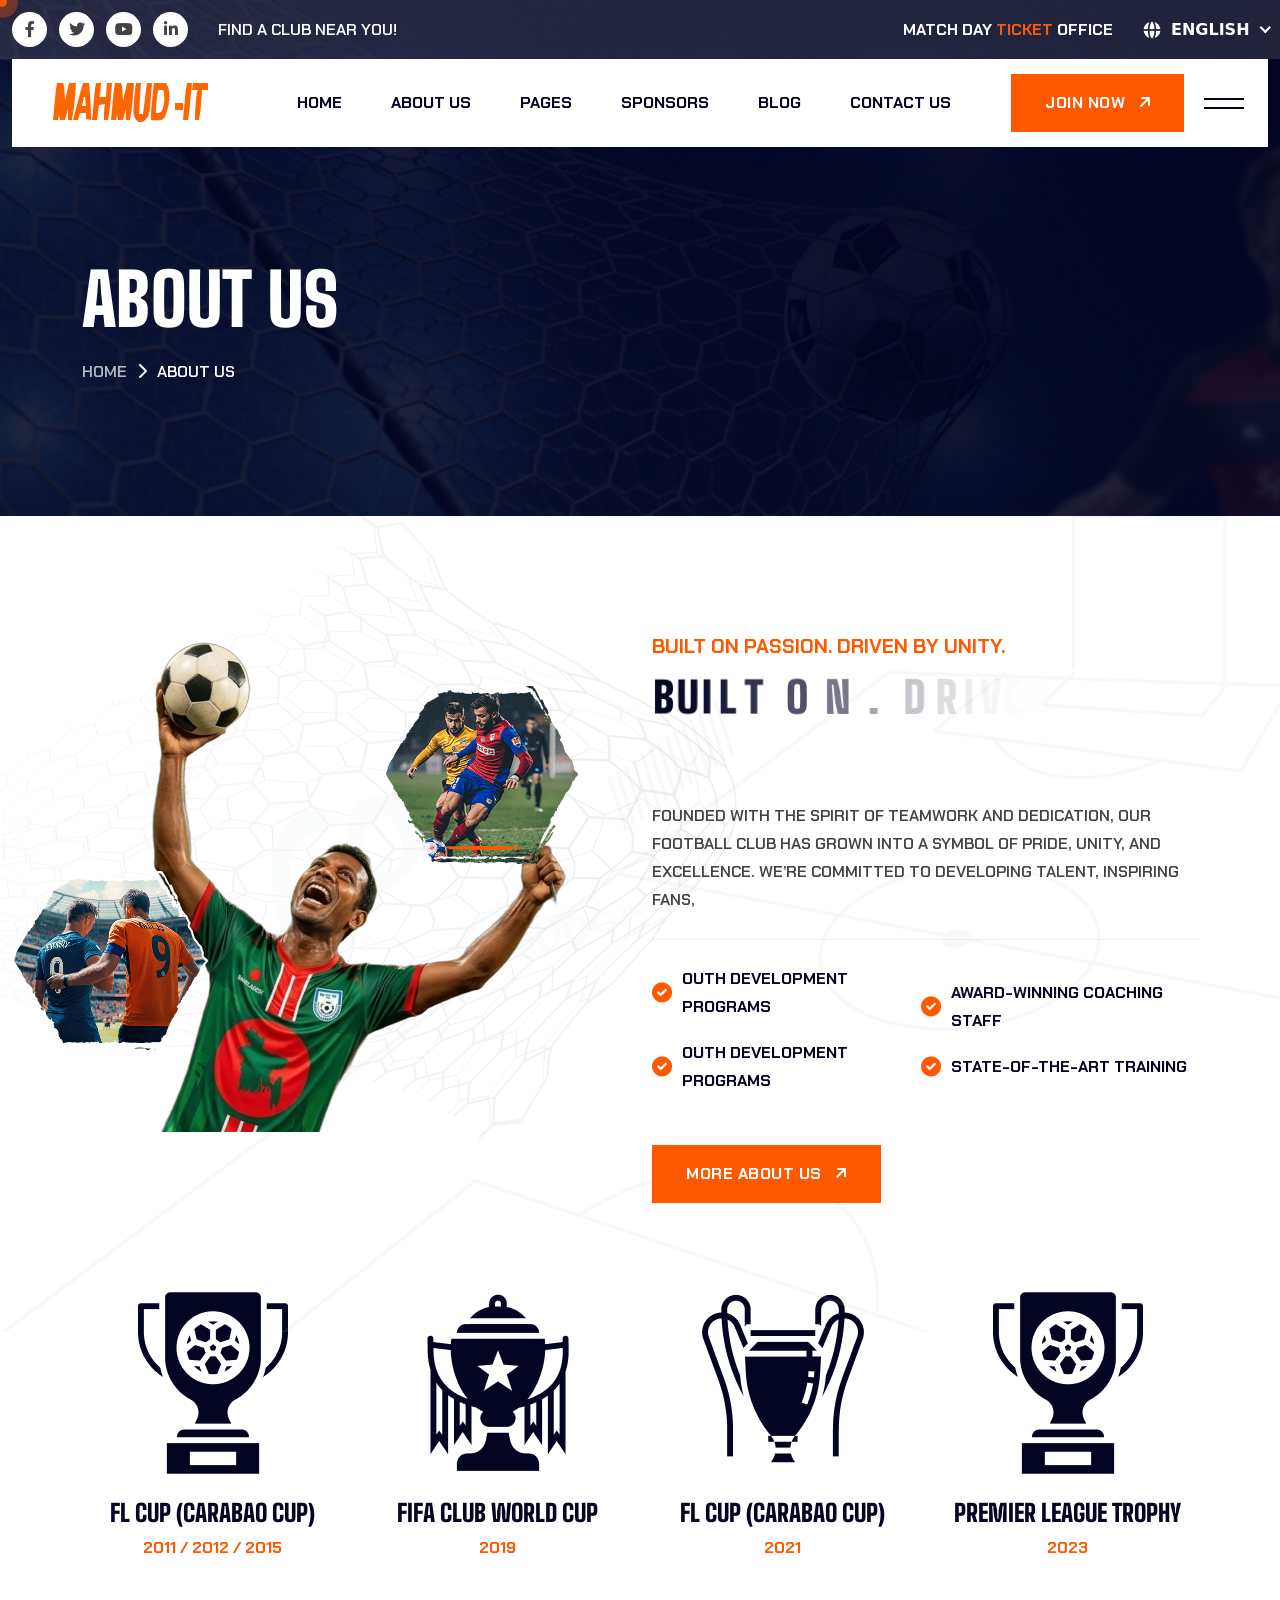
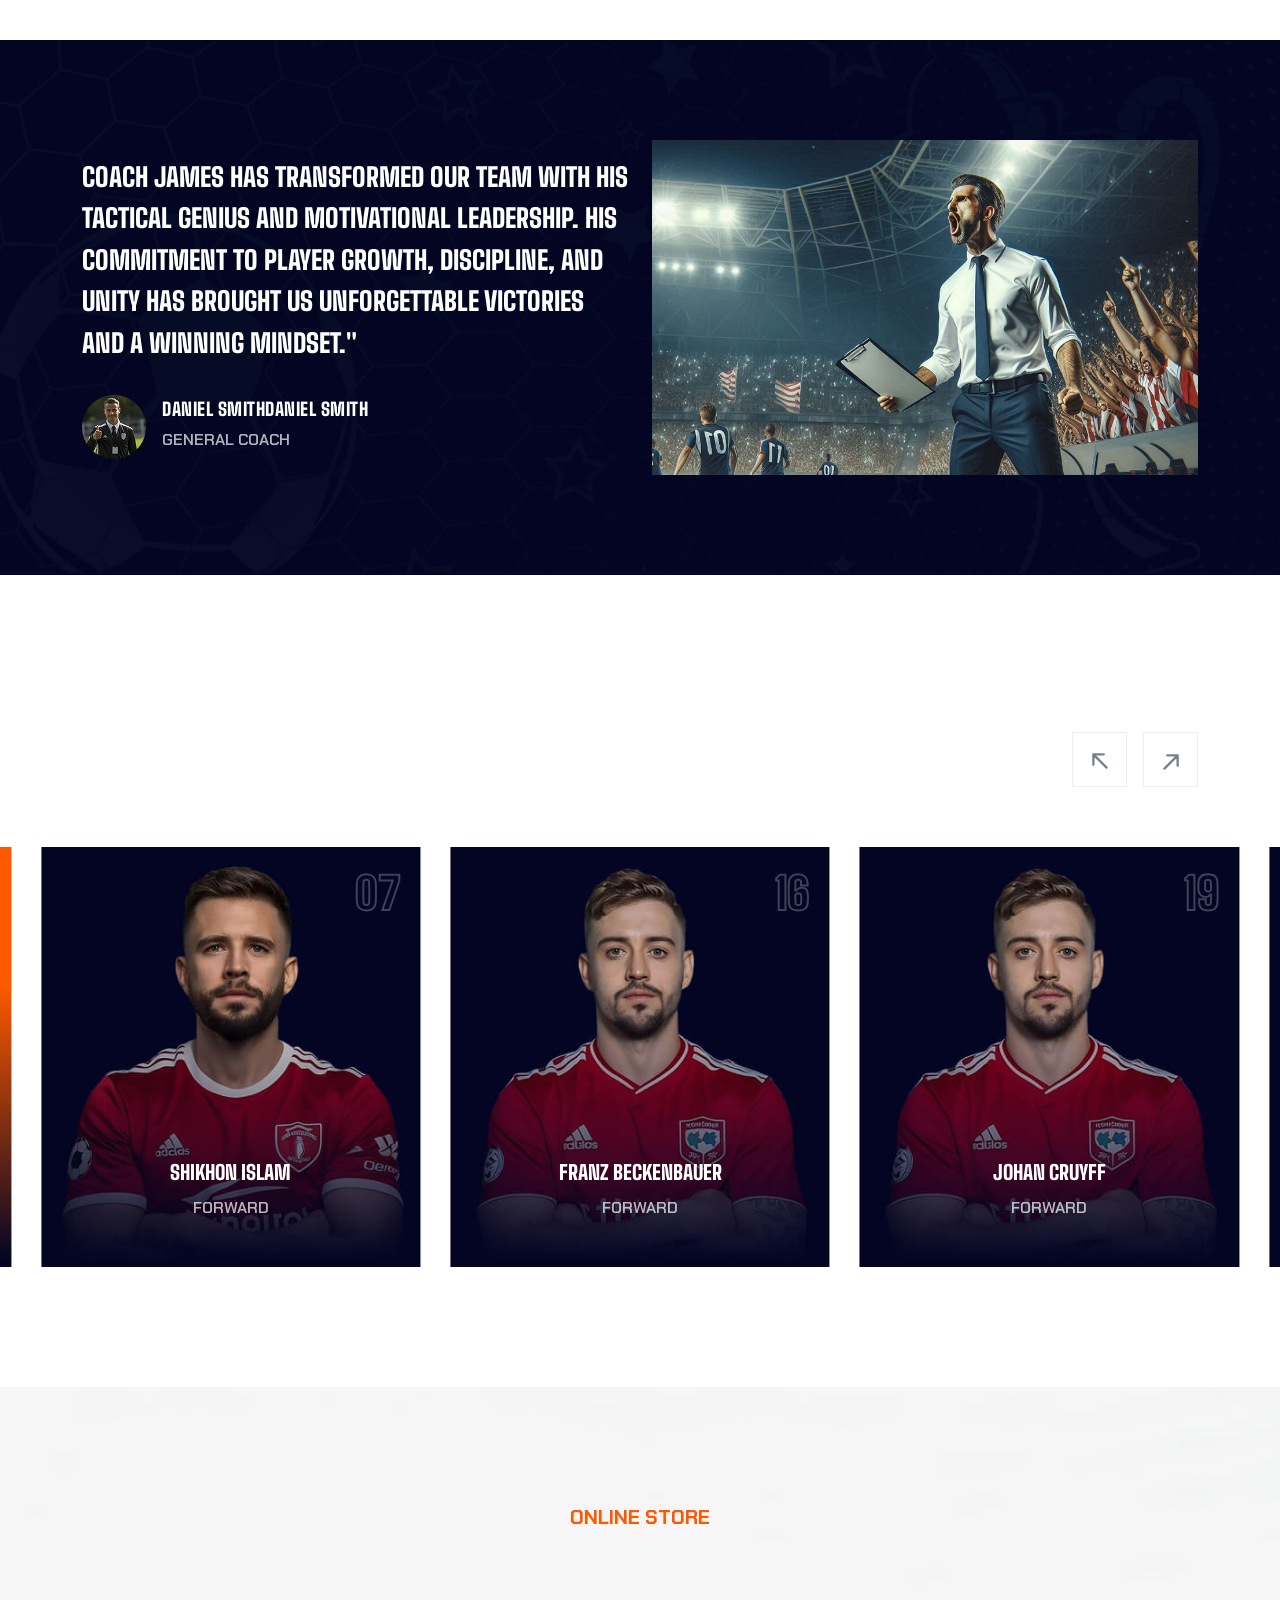
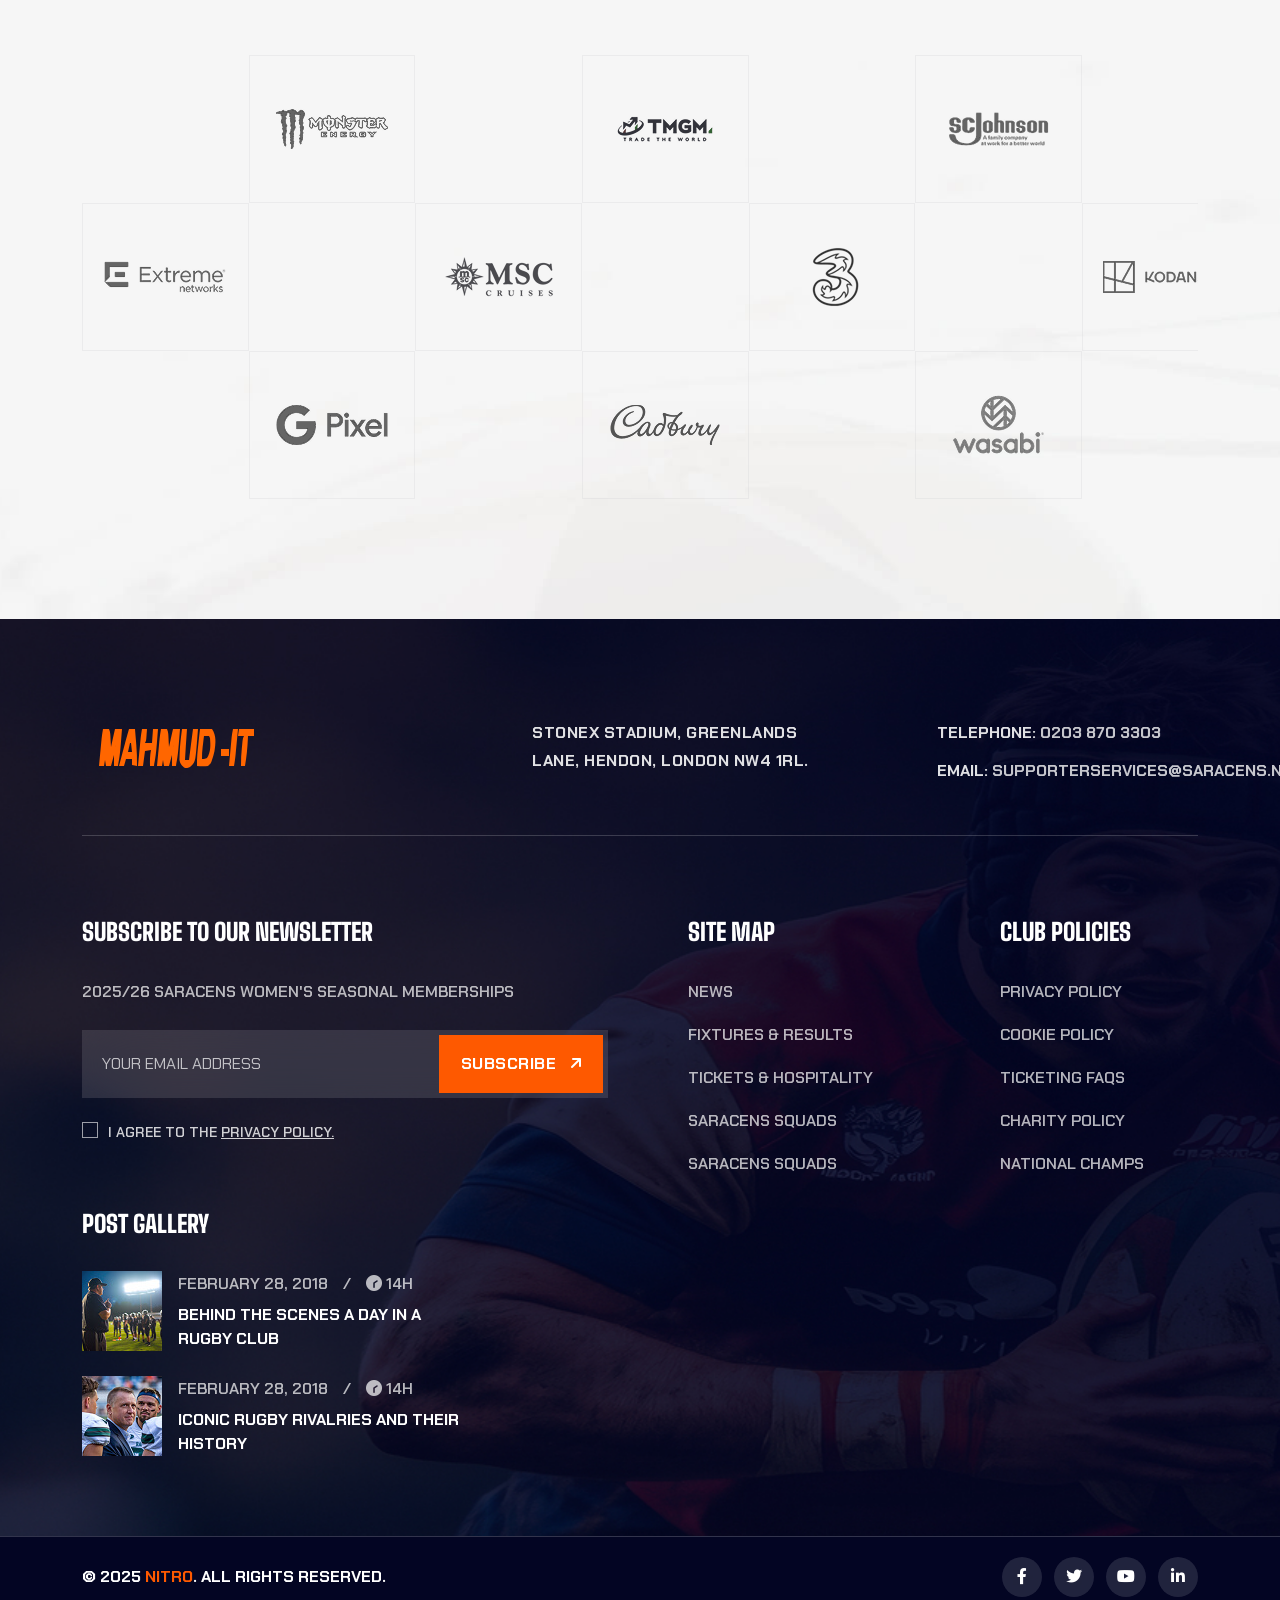
<file: about.html>
<!DOCTYPE html>
<html lang="en">
    <!--<< Header Area >>-->
    
<head>
        <!-- ========== Meta Tags ========== -->
        <meta charset="UTF-8">
        <meta http-equiv="X-UA-Compatible" content="IE=edge">
        <meta name="viewport" content="width=device-width, initial-scale=1">
        <meta name="author" content="Gramentheme">
        <meta name="description" content="Nitro - Sports Multipurpose HTML Template">
        <!-- ======== Page title ============ -->
        <title>Nitro - Sports Multipurpose HTML Template</title>
        <!--<< Favcion >>-->
        <link rel="shortcut icon" href="assets/img/favicon.svg">
        <!--<< Bootstrap min.css >>-->
        <link rel="stylesheet" href="assets/css/bootstrap.min.css">
        <!--<< All Min Css >>-->
        <link rel="stylesheet" href="assets/css/all.min.css">
        <!--<< Animate.css >>-->
        <link rel="stylesheet" href="assets/css/animate.css">
        <!--<< Magnific Popup.css >>-->
        <link rel="stylesheet" href="assets/css/magnific-popup.css">
        <!--<< MeanMenu.css >>-->
        <link rel="stylesheet" href="assets/css/meanmenu.css">
        <!--<< Swiper Bundle.css >>-->
        <link rel="stylesheet" href="assets/css/swiper-bundle.min.css">
        <!--<< Nice Select.css >>-->
        <link rel="stylesheet" href="assets/css/nice-select.css">
        <!--<< Main.css >>-->
        <link rel="stylesheet" href="assets/css/main.css">
    </head>
    <body>

        <!-- Preloader Start -->
        <div id="preloader" class="preloader">
            <div class="animation-preloader">
                <div class="spinner">                
                </div>
                <div class="txt-loading">
                    <span data-text-preloader="N" class="letters-loading">
                        N
                    </span>
                    <span data-text-preloader="I" class="letters-loading">
                        I
                    </span>
                    <span data-text-preloader="T" class="letters-loading">
                        T
                    </span>
                    <span data-text-preloader="R" class="letters-loading">
                        R
                    </span>
                    <span data-text-preloader="O" class="letters-loading">
                        O
                    </span>
                </div>
                <p class="text-center">Loading</p>
            </div>
            <div class="loader">
                <div class="row">
                    <div class="col-3 loader-section section-left">
                        <div class="bg"></div>
                    </div>
                    <div class="col-3 loader-section section-left">
                        <div class="bg"></div>
                    </div>
                    <div class="col-3 loader-section section-right">
                        <div class="bg"></div>
                    </div>
                    <div class="col-3 loader-section section-right">
                        <div class="bg"></div>
                    </div>
                </div>
            </div>
        </div>

         <!-- Back To Top Start -->
        <button id="back-top" class="back-to-top">
            <i class="fa-regular fa-arrow-up"></i>
        </button>

        <!-- MouseCursor Start -->
        <div class="mouseCursor cursor-outer"></div>
        <div class="mouseCursor cursor-inner"></div>

        <!-- Offcanvas Area Start -->
        <div class="fix-area">
            <div class="offcanvas__info">
                <div class="offcanvas__wrapper">
                    <div class="offcanvas__content">
                        <div class="offcanvas__top mb-5 d-flex justify-content-between align-items-center">
                            <div class="offcanvas__logo">
                                <a href="index.html">
                                    <img src="assets/img/logo/logo.svg" alt="logo-img">
                                </a>
                            </div>
                            <div class="offcanvas__close">
                                <button>
                                <i class="fas fa-times"></i>
                                </button>
                            </div>
                        </div>
                        <p class="text d-none d-xl-block">
                            Nullam dignissim, ante scelerisque the  is euismod fermentum odio sem semper the is erat, a feugiat leo urna eget eros. Duis Aenean a imperdiet risus.
                        </p>
                        <div class="mobile-menu fix mb-3"></div>
                        <div class="sidebar-image mt-4 d-none d-xl-block">
                            <img class="w-100" src="assets/img/sidebar-image.jpg" alt="img">
                        </div>
                        <div class="offcanvas__contact">
                            <h4>Contact Info</h4>
                            <ul>
                                <li class="d-flex align-items-center">
                                    <div class="offcanvas__contact-icon">
                                        <i class="fal fa-map-marker-alt"></i>
                                    </div>
                                    <div class="offcanvas__contact-text">
                                        <a target="_blank" href="#">Main Street, Melbourne, Australia</a>
                                    </div>
                                </li>
                                <li class="d-flex align-items-center">
                                    <div class="offcanvas__contact-icon mr-15">
                                        <i class="fal fa-envelope"></i>
                                    </div>
                                    <div class="offcanvas__contact-text">
                                        <a href="mailto:info@example.com"><span class="mailto:info@example.com">info@example.com</span></a>
                                    </div>
                                </li>
                                <li class="d-flex align-items-center">
                                    <div class="offcanvas__contact-icon mr-15">
                                        <i class="fal fa-clock"></i>
                                    </div>
                                    <div class="offcanvas__contact-text">
                                        <a target="_blank" href="#">Mod-friday, 09am -05pm</a>
                                    </div>
                                </li>
                                <li class="d-flex align-items-center">
                                    <div class="offcanvas__contact-icon mr-15">
                                        <i class="far fa-phone"></i>
                                    </div>
                                    <div class="offcanvas__contact-text">
                                        <a href="tel:+11002345909">+11002345909</a>
                                    </div>
                                </li>
                            </ul>
                            <a href="club-ranking.html" class="theme-btn mt-4">
                               JOIN NOW <i class="fa-solid fa-arrow-up-right"></i>
                            </a>
                            <div class="social-icon d-flex align-items-center">
                                <a href="#"><i class="fab fa-facebook-f"></i></a>
                                <a href="#"><i class="fab fa-twitter"></i></a>
                                <a href="#"><i class="fab fa-youtube"></i></a>
                                <a href="#"><i class="fab fa-linkedin-in"></i></a>
                            </div>
                        </div>
                    </div>
                </div>
            </div>
        </div>
        <div class="offcanvas__overlay"></div>

        <!-- Header Top Section Start -->
        <header class="header-top-section-3">
            <div class="header-top-section header-section-2">
                <div class="container">
                    <div class="header-top-wrapper">
                        <div class="top-left">
                            <div class="social-icon d-flex align-items-center">
                                <a href="#"><i class="fab fa-facebook-f"></i></a>
                                <a href="#"><i class="fab fa-twitter"></i></a>
                                <a href="#"><i class="fab fa-youtube"></i></a>
                                <a href="#"><i class="fab fa-linkedin-in"></i></a>
                            </div>
                            <p>
                                Find a club near you!
                            </p>
                        </div>
                        <div class="top-right">
                            <p>
                                Match Day <b>Ticket</b> Office
                            </p>
                            <div class="form-clt mt-0">
                            <img src="assets/img/global2.png" alt="">
                            <div class="form">
                                <select class="single-select w-100">
                                    <option>English</option>
                                    <option>Bangla</option>
                                    <option>Hindi</option>
                                </select>
                            </div>
                        </div>
                        </div>
                    </div>
                </div>
            </div>
            <div id="header-sticky" class="header-1 header-3">
                <div class="container">
                    <div class="mega-menu-wrapper">
                        <div class="header-main">
                            <a href="index.html" class="logo">
                                <img src="assets/img/logo/theme-logo.svg" alt="img">
                            </a>
                            <div class="header-left">
                                <div class="mean__menu-wrapper">
                                <div class="main-menu">
                                    <nav id="mobile-menu">
                                        <ul>
                                            <li class="has-dropdown active menu-thumb">
                                                <a href="index.html">
                                                    Home 
                                                </a>
                                                <ul class="submenu has-homemenu">
                                                    <li>
                                                        <div class="homemenu-items">
                                                            <div class="homemenu">
                                                                <div class="homemenu-thumb">
                                                                    <img src="assets/img/header/home-1.jpg" alt="img">
                                                                    <div class="demo-button">
                                                                    <a href="index.html" class="gt-theme-btn">Demo page</a>
                                                                    </div>
                                                                </div>
                                                                <div class="homemenu-content text-center">
                                                                    <h4 class="homemenu-title">
                                                                        Football  
                                                                    </h4>
                                                                </div>
                                                            </div>
                                                            <div class="homemenu">
                                                                <div class="homemenu-thumb mb-15">
                                                                <img src="assets/img/header/home-2.jpg" alt="img">
                                                                    <div class="demo-button">
                                                                    <a href="index-2.html" class="gt-theme-btn">Demo page</a>
                                                                    </div>
                                                                </div>
                                                                <div class="homemenu-content text-center">
                                                                    <h4 class="homemenu-title">
                                                                    Basketball 
                                                                    </h4>
                                                                </div>
                                                            </div>
                                                            <div class="homemenu">
                                                                <div class="homemenu-thumb mb-15">
                                                            <img src="assets/img/header/home-3.jpg" alt="img">
                                                                    <div class="demo-button">
                                                                    <a href="index-3.html" class="gt-theme-btn">Demo page</a>
                                                                    </div>
                                                                </div>
                                                                <div class="homemenu-content text-center">
                                                                    <h4 class="homemenu-title">
                                                                    Rugby Club
                                                                    </h4>
                                                                </div>
                                                            </div>
                                                        </div>
                                                    </li>
                                                </ul>
                                            </li>
                                            <li class="has-dropdown active d-xl-none">
                                                <a href="index.html" class="border-none">
                                                Home
                                                </a>
                                                <ul class="submenu">
                                                    <li><a href="index.html">Football</a></li>
                                                    <li><a href="index-2.html">Basketball</a></li>
                                                    <li><a href="index-3.html">Rugby Club</a></li>
                                                </ul>
                                            </li>
                                            <li>
                                                <a href="about.html">
                                                    About Us
                                                </a>
                                                <ul class="submenu">
                                                    <li><a href="about.html">About Us</a></li>
                                                    <li><a href="about-2.html">About Us 02</a></li>
                                                </ul>
                                            </li>
                                            <li class="has-dropdown">
                                                <a href="news.html">
                                                    Pages
                                                </a>
                                                <ul class="submenu">
                                                    <li><a href="gallery.html">Gallery</a></li>
                                                    <li><a href="club-ranking.html">club rankings</a></li>
                                                    <li><a href="club-line.html">club LineUp</a></li>
                                                    <li><a href="ticket.html">Ticket</a></li>
                                                    <li><a href="404.html">404 Page</a></li>
                                                </ul>
                                            </li>
                                            <li>
                                                <a href="sponsor.html">Sponsors</a>
                                            </li>
                                            <li>
                                                <a href="news-details.html">
                                                    Blog
                                                </a>
                                                <ul class="submenu">
                                                    <li><a href="news-grid.html">Blog Grid</a></li>
                                                    <li><a href="news.html">Blog Standard</a></li>
                                                    <li><a href="news-details.html">Blog Details</a></li>
                                                </ul>
                                            </li>
                                            <li>
                                                <a href="contact.html">Contact Us</a>
                                            </li>
                                        </ul>
                                    </nav>
                                </div>
                            </div>
                            </div>
                            <div class="header-right d-flex justify-content-end align-items-center">
                                <a href="club-ranking.html" class="theme-btn d-none d-xl-block">
                                JOIN NOW <i class="fa-solid fa-arrow-up-right"></i>
                                </a>
                                <div class="header__hamburger d-xl-block my-auto">
                                    <div class="sidebar__toggle">
                                        <div class="header-bar">
                                            <span></span>
                                            <span></span>
                                        </div>
                                    </div>
                                </div>
                            </div>
                        </div>
                    </div>
                </div>
            </div>
        </header>

        <div class="gt-breadcrumb-wrapper bg-cover" style="background-image: url('assets/img/breadcrumb-bg.jpg');">
            <div class="container">
                <div class="gt-page-heading">
                    <div class="gt-breadcrumb-sub-title">
                        <h1 class="text-white wow fadeInUp" data-wow-delay=".3s">about us</h1>
                    </div>
                    <ul class="gt-breadcrumb-items wow fadeInUp" data-wow-delay=".5s">
                        <li>
                            <a href="index.html">
                               Home
                            </a>
                        </li>
                        <li>
                            <i class="fa-solid fa-chevron-right"></i>
                        </li>
                        <li>
                           about us
                        </li>
                    </ul>
                </div>
            </div>
        </div>
        
       <!-- About Section Start -->
        <section class="about-section fix section-padding">
            <div class="left-shape">
                <img src="assets/img/home-1/about/left-shape.png" alt="img">
            </div>
            <div class="right-shape">
                <img src="assets/img/home-1/about/right-shape.png" alt="img">
            </div>
            <div class="container">
                <div class="about-wrapper">
                    <div class="row g-4">
                    <div class="col-lg-6 wow fadeInUp" data-wow-delay=".3s">
                        <div class="about-image">
                            <img src="assets/img/home-1/about/about.png" alt="img">
                            <div class="thumb1">
                                <img src="assets/img/home-1/about/about-2.png" alt="img">
                            </div>
                            <div class="thumb2">
                                <img src="assets/img/home-1/about/about-3.png" alt="img">
                            </div>
                        </div>
                    </div>
                    <div class="col-lg-6">
                        <div class="about-content">
                            <div class="section-title mb-0">
                                <h6 class="wow fadeInUp">Built on Passion. Driven by Unity.</h6>
                                <h2 class="hero_title tv_hero_title hero_title_1">
                                    Built on. Driven by Unity. <span>passion.</span> NEWS
                                </h2>
                            </div>
                            <p class="about-text wow fadeInUp" data-wow-delay=".3s">
                                Founded with the spirit of teamwork and dedication, our football club has grown into a symbol of pride, unity, and excellence. We’re committed to developing talent, inspiring fans,
                            </p>
                           <div class="about-list-items wow fadeInUp" data-wow-delay=".5s">
                                <ul>
                                    <li>
                                        <i class="fa-solid fa-circle-check"></i>
                                        outh Development Programs
                                    </li>
                                    <li>
                                        <i class="fa-solid fa-circle-check"></i>
                                        outh Development Programs
                                    </li>
                                </ul>
                                <ul>
                                    <li>
                                        <i class="fa-solid fa-circle-check"></i>
                                        Award-Winning Coaching Staff
                                    </li>
                                    <li>
                                        <i class="fa-solid fa-circle-check"></i>
                                        State-of-the-Art Training 
                                    </li>
                                </ul>
                           </div>
                           <a href="about.html" class="theme-btn wow fadeInUp" data-wow-delay=".7s">
                               MORE ABOUT US <i class="fa-solid fa-arrow-up-right"></i>
                            </a>
                        </div>
                    </div>
                </div>
                </div>
            </div>
        </section>

        <section class="trophy-section section-padding pt-0">
            <div class="container">
                <div class="row g-4">
                    <div class="col-xl-3 col-lg-4 col-md-6 wow fadeInUp" data-wow-delay=".2s">
                        <div class="trophy-box-item">
                            <img src="assets/img/inner/trophy1.png" alt="img">
                            <div class="content">
                                <h3>FL Cup (Carabao Cup)</h3>
                                <span>2011 / 2012 / 2015</span>
                            </div>
                        </div>
                    </div>
                    <div class="col-xl-3 col-lg-4 col-md-6 wow fadeInUp" data-wow-delay=".4s">
                        <div class="trophy-box-item">
                            <img src="assets/img/inner/trophy2.png" alt="img">
                            <div class="content">
                                <h3>FIFA Club World Cup</h3>
                                <span>2019</span>
                            </div>
                        </div>
                    </div>
                    <div class="col-xl-3 col-lg-4 col-md-6 wow fadeInUp" data-wow-delay=".6s">
                        <div class="trophy-box-item">
                            <img src="assets/img/inner/trophy3.png" alt="img">
                            <div class="content">
                                <h3>FL Cup (Carabao Cup)</h3>
                                <span>2021</span>
                            </div>
                        </div>
                    </div>
                    <div class="col-xl-3 col-lg-4 col-md-6 wow fadeInUp" data-wow-delay=".8s">
                        <div class="trophy-box-item">
                            <img src="assets/img/inner/trophy4.png" alt="img">
                            <div class="content">
                                <h3>Premier League Trophy</h3>
                                <span>2023</span>
                            </div>
                        </div>
                    </div>
                </div>
            </div>
        </section>

        <!-- Testimonial Section Start -->
        <section class="testimonial-section-4 fix bg-cover " style="background-image: url('assets/img/inner/testimonial-bg.jpg');">
            <div class="container">
                <div class="row align-items-center">
                    <div class="col-lg-6">
                        <div class="swiper testimonial-slider-3">
                            <div class="swiper-wrapper">
                                <div class="swiper-slide">
                                    <div class="testimonial-box-4">
                                        <h3>
                                            Coach James has transformed our team with his tactical genius and motivational leadership. His commitment to player growth, discipline, and unity has brought us unforgettable victories and a winning mindset."
                                        </h3>
                                        <div class="client-info">
                                            <img src="assets/img/inner/client.png" alt="img">
                                            <div class="info-content">
                                                <h4>Daniel SmithDaniel Smith</h4>
                                                <p>general coach</p>
                                            </div>
                                        </div>
                                    </div>
                                </div>
                                <div class="swiper-slide">
                                    <div class="testimonial-box-4">
                                        <h3>
                                            Coach James has transformed our team with his tactical genius and motivational leadership. His commitment to player growth, discipline, and unity has brought us unforgettable victories and a winning mindset."
                                        </h3>
                                        <div class="client-info">
                                            <img src="assets/img/inner/client.png" alt="img">
                                            <div class="info-content">
                                                <h4>Daniel SmithDaniel Smith</h4>
                                                <p>general coach</p>
                                            </div>
                                        </div>
                                    </div>
                                </div>
                                <div class="swiper-slide">
                                    <div class="testimonial-box-4">
                                        <h3>
                                            Coach James has transformed our team with his tactical genius and motivational leadership. His commitment to player growth, discipline, and unity has brought us unforgettable victories and a winning mindset."
                                        </h3>
                                        <div class="client-info">
                                            <img src="assets/img/inner/client.png" alt="img">
                                            <div class="info-content">
                                                <h4>Daniel SmithDaniel Smith</h4>
                                                <p>general coach</p>
                                            </div>
                                        </div>
                                    </div>
                                </div>
                            </div>
                        </div>
                    </div>
                    <div class="col-lg-6 mt-4 mt-lg-0">
                         <div class="testimonial-image">
                            <img src="assets/img/inner/testimonial-image.jpg" alt="img">
                        </div>
                    </div>
                </div>
            </div>
        </section>

        <!-- Team Section Start -->
        <section class="team-section fix section-padding">
            <div class="container">
                <div class="section-title-area">
                    <div class="section-title hero_title tv_hero_title hero_title_1">
                        <h2>Meet Our <span>players</span></h2>
                    </div>
                    <div class="array-button-2 d-flex align-items-center wow fadeInUp" data-wow-delay=".3s">
                        <button class="array-prev2">
                            <svg xmlns="http://www.w3.org/2000/svg" width="20" height="24" viewBox="0 0 20 24" fill="none">
                            <g opacity="0.72">
                                <path d="M15.814 19.4316C16.2646 19.8822 16.9952 19.8822 17.4458 19.4316C17.8964 18.981 17.8964 18.2504 17.4458 17.7998L16.6299 18.6157L15.814 19.4316ZM3.37029 4.20228C2.73304 4.20228 2.21644 4.71887 2.21644 5.35613L2.21644 15.7407C2.21644 16.378 2.73303 16.8946 3.37029 16.8946C4.00754 16.8946 4.52413 16.378 4.52413 15.7407V6.50997H13.7549C14.3922 6.50997 14.9087 5.99338 14.9087 5.35613C14.9087 4.71887 14.3922 4.20228 13.7549 4.20228L3.37029 4.20228ZM16.6299 18.6157L17.4458 17.7998L4.18618 4.54023L3.37029 5.35613L2.55439 6.17202L15.814 19.4316L16.6299 18.6157Z" fill="#464E5E"/>
                            </g>
                            </svg>
                        </button>
                        <button class="array-next2">
                            <svg xmlns="http://www.w3.org/2000/svg" width="24" height="20" viewBox="0 0 24 20" fill="none">
                            <g opacity="0.72">
                                <path d="M4.56838 15.814C4.11778 16.2646 4.11778 16.9952 4.56838 17.4458C5.01899 17.8964 5.74956 17.8964 6.20017 17.4458L5.38428 16.6299L4.56838 15.814ZM19.7977 3.37029C19.7977 2.73304 19.2811 2.21644 18.6439 2.21644L8.25926 2.21644C7.62201 2.21644 7.10541 2.73303 7.10541 3.37029C7.10541 4.00754 7.62201 4.52413 8.25926 4.52413H17.49V13.7549C17.49 14.3922 18.0066 14.9087 18.6439 14.9087C19.2811 14.9087 19.7977 14.3922 19.7977 13.7549L19.7977 3.37029ZM5.38428 16.6299L6.20017 17.4458L19.4598 4.18618L18.6439 3.37029L17.828 2.55439L4.56838 15.814L5.38428 16.6299Z" fill="#464E5E"/>
                            </g>
                            </svg>
                        </button>
                    </div>
                </div>
            </div>
            <div class="swiper team-slider">
                 <div class="swiper-wrapper">
                <div class="swiper-slide">
                    <div class="our-club-payer-item">
                        <div class="player-image">
                            <img src="assets/img/home-1/team/team-01.jpg" alt="img">
                            <h2 class="number">07</h2>
                            <div class="player-content">
                                <h4>
                                    <a href="team-details.html">Shikhon Islam</a>
                                </h4>
                                <p>
                                    Forward
                                </p>
                            </div>
                            <div class="content-item">
                                <div class="content">
                                    <h6>Appearances</h6>
                                    <h5>106</h5>
                                    <span>2025/2026</span>
                                    <h6 class="title">0</h6>
                                </div>
                                <div class="content">
                                    <h6>NITRO gola</h6>
                                    <h5>29</h5>
                                    <span>2025/2026</span>
                                    <h6 class="title">0</h6>
                                </div>
                                <div class="content">
                                    <h6>NITRO Assists</h6>
                                    <h5>35</h5>
                                    <span>2025/2026</span>
                                    <h6 class="title">0</h6>
                                </div>
                            </div>
                        </div>
                    </div>
                </div>
                <div class="swiper-slide">
                    <div class="our-club-payer-item">
                        <div class="player-image">
                            <img src="assets/img/home-1/team/team-03.jpg" alt="img">
                            <h2 class="number">16</h2>
                            <div class="player-content">
                                <h4>
                                    <a href="team-details.html">Franz Beckenbauer</a>
                                </h4>
                                <p>
                                    Forward
                                </p>
                            </div>
                            <div class="content-item">
                                <div class="content">
                                    <h6>Appearances</h6>
                                    <h5>106</h5>
                                    <span>2025/2026</span>
                                    <h6 class="title">0</h6>
                                </div>
                                <div class="content">
                                    <h6>NITRO gola</h6>
                                    <h5>29</h5>
                                    <span>2025/2026</span>
                                    <h6 class="title">0</h6>
                                </div>
                                <div class="content">
                                    <h6>Johan Cruyff</h6>
                                    <h5>35</h5>
                                    <span>2025/2026</span>
                                    <h6 class="title">0</h6>
                                </div>
                            </div>
                        </div>
                    </div>
                </div>
                <div class="swiper-slide">
                    <div class="our-club-payer-item">
                        <div class="player-image">
                            <img src="assets/img/home-1/team/team-03.jpg" alt="img">
                            <h2 class="number">19</h2>
                            <div class="player-content">
                                <h4>
                                    <a href="team-details.html">Johan Cruyff</a>
                                </h4>
                                <p>
                                    Forward
                                </p>
                            </div>
                            <div class="content-item">
                                <div class="content">
                                    <h6>Appearances</h6>
                                    <h5>106</h5>
                                    <span>2025/2026</span>
                                    <h6 class="title">0</h6>
                                </div>
                                <div class="content">
                                    <h6>NITRO gola</h6>
                                    <h5>29</h5>
                                    <span>2025/2026</span>
                                    <h6 class="title">0</h6>
                                </div>
                                <div class="content">
                                    <h6>NITRO Assists</h6>
                                    <h5>35</h5>
                                    <span>2025/2026</span>
                                    <h6 class="title">0</h6>
                                </div>
                            </div>
                        </div>
                    </div>
                </div>
                <div class="swiper-slide">
                    <div class="our-club-payer-item">
                        <div class="player-image">
                            <img src="assets/img/home-1/team/team-01.jpg" alt="img">
                            <h2 class="number">10</h2>
                            <div class="player-content">
                                <h4>
                                    <a href="team-details.html">Shikhon Islam</a>
                                </h4>
                                <p>
                                    Forward
                                </p>
                            </div>
                            <div class="content-item">
                                <div class="content">
                                    <h6>Appearances</h6>
                                    <h5>106</h5>
                                    <span>2025/2026</span>
                                    <h6 class="title">0</h6>
                                </div>
                                <div class="content">
                                    <h6>NITRO gola</h6>
                                    <h5>29</h5>
                                    <span>2025/2026</span>
                                    <h6 class="title">0</h6>
                                </div>
                                <div class="content">
                                    <h6>NITRO Assists</h6>
                                    <h5>35</h5>
                                    <span>2025/2026</span>
                                    <h6 class="title">0</h6>
                                </div>
                            </div>
                        </div>
                    </div>
                </div>
                <div class="swiper-slide">
                    <div class="our-club-payer-item">
                        <div class="player-image">
                            <img src="assets/img/home-1/team/team-04.jpg" alt="img">
                            <h2 class="number">14</h2>
                            <div class="player-content">
                                <h4>
                                    <a href="team-details.html">George Abbott</a>
                                </h4>
                                <p>
                                    Forward
                                </p>
                            </div>
                            <div class="content-item">
                                <div class="content">
                                    <h6>Appearances</h6>
                                    <h5>106</h5>
                                    <span>2025/2026</span>
                                    <h6 class="title">0</h6>
                                </div>
                                <div class="content">
                                    <h6>NITRO gola</h6>
                                    <h5>29</h5>
                                    <span>2025/2026</span>
                                    <h6 class="title">0</h6>
                                </div>
                                <div class="content">
                                    <h6>NITRO Assists</h6>
                                    <h5>35</h5>
                                    <span>2025/2026</span>
                                    <h6 class="title">0</h6>
                                </div>
                            </div>
                        </div>
                    </div>
                </div>
            </div>
            </div>
        </section>

         <!-- Sponsor Section Start -->
        <section class="sponsor-section section-padding bg-cover" style="background-image: url('assets/img/home-1/sponsor-bg.jpg');">
            <div class="container">
                 <div class="section-title text-center">
                    <h6 class="wow fadeInUp">online store</h6>
                    <h2 class="hero_title tv_hero_title hero_title_1">
                        Official Partners & <span>valued</span> sponsors
                    </h2>
                </div>
                <div class="sponsor-wrapper-21">
                    <div class="table-responsive">
                        <div class="sponsor-wrap">
                            <div class="sponsor-box-items">
                            <div class="sponsor-img bb-none">

                            </div>
                            <div class="sponsor-img">
                                <img src="assets/img/home-1/sponsor/s1.png" alt="img">
                            </div>
                            <div class="sponsor-img bb-none">
                                
                            </div>
                            <div class="sponsor-img">
                                <img src="assets/img/home-1/sponsor/s2.png" alt="img">
                            </div>
                            <div class="sponsor-img bb-none">
                                
                            </div>
                            <div class="sponsor-img">
                                <img src="assets/img/home-1/sponsor/s3.png" alt="img">
                            </div>
                            <div class="sponsor-img bb-none">
                                
                            </div>
                            <div class="sponsor-img">
                                <img src="assets/img/home-1/sponsor/s4.png" alt="img">
                            </div>
                            <div class="sponsor-img bb-none">
                                
                            </div>
                        </div>
                         <div class="sponsor-box-items">
                            <div class="sponsor-img">
                                <img src="assets/img/home-1/sponsor/s5.png" alt="img">
                            </div>
                            <div class="sponsor-img bb-none">
                               
                            </div>
                            <div class="sponsor-img">
                                <img src="assets/img/home-1/sponsor/s6.png" alt="img">
                            </div>
                            <div class="sponsor-img bb-none">
                               
                            </div>
                            <div class="sponsor-img">
                                <img src="assets/img/home-1/sponsor/s7.png" alt="img">
                            </div>
                            <div class="sponsor-img bb-none">
                               
                            </div>
                            <div class="sponsor-img">
                                <img src="assets/img/home-1/sponsor/s8.png" alt="img">
                            </div>
                            <div class="sponsor-img bb-none">
                               
                            </div>
                            <div class="sponsor-img">
                                <img src="assets/img/home-1/sponsor/s9.png" alt="img">
                            </div>
                        </div>
                        <div class="sponsor-box-items">
                            <div class="sponsor-img bb-none">

                            </div>
                            <div class="sponsor-img">
                                <img src="assets/img/home-1/sponsor/s10.png" alt="img">
                            </div>
                            <div class="sponsor-img bb-none">
                                
                            </div>
                            <div class="sponsor-img">
                                <img src="assets/img/home-1/sponsor/s11.png" alt="img">
                            </div>
                            <div class="sponsor-img bb-none">
                                
                            </div>
                            <div class="sponsor-img">
                                <img src="assets/img/home-1/sponsor/s12.png" alt="img">
                            </div>
                            <div class="sponsor-img bb-none">
                                
                            </div>
                            <div class="sponsor-img">
                                <img src="assets/img/home-1/sponsor/s13.png" alt="img">
                            </div>
                            <div class="sponsor-img bb-none">
                                
                            </div>
                        </div>
                        </div>
                        
                    </div>
                </div>
            </div>
        </section>
      
        <!-- Footer Section Start -->
        <footer class="footer-section-3 bg-cover" style="background-image: url('assets/img/home-3/footer-bg.jpg');">
            <div class="container">
                <div class="footer-top-wrapper-3">
                   <div class="row g-4 justify-content-between">
                        <div class="col-xl-3 col-lg-6 col-md-6 wow fadeInUp" data-wow-delay=".3s">
                             <a href="index.html">
                                <img src="assets/img/logo/black-logo.svg" alt="img">
                            </a>
                        </div>
                        <div class="col-xl-4 col-lg-6 col-md-6 wow fadeInUp" data-wow-delay=".5s">
                        <p>
                            StoneX Stadium, Greenlands Lane, Hendon, London NW4 1RL.
                        </p>
                        </div>
                        <div class="col-xl-3 col-lg-6 col-md-6 wow fadeInUp" data-wow-delay=".7s">
                            <ul>
                                <li>
                                    Telephone: <a href="tel:02038703303">0203 870 3303</a>
                                </li>
                                <li>
                                    Email: <a href="tel:supporterservices@saracens.net">supporterservices@saracens.net</a>
                                </li>
                            </ul>
                        </div>
                   </div>
                </div>
                <div class="footer-widget-wrapper style-3">
                    <div class="row justify-content-between">
                        <div class="col-xxl-4 col-xl-6 col-lg-6 col-md-6 wow fadeInUp" data-wow-delay=".3s">
                            <div class="footer-widget-items style-right-30">
                                <div class="widget-head">
                                    <h3>
                                       Subscribe to our newsletter
                                    </h3>
                                </div>
                                <div class="footer-content">
                                    <p>
                                        2025/26 Saracens Women's Seasonal Memberships
                                    </p>
                                   <div class="footer-form mt-4">
                                    <form action="#">
                                        <input type="text" placeholder="Your Email Address">
                                        <button class="theme-btn" type="submit">
                                            Subscribe <i class="fa-solid fa-arrow-up-right"></i>
                                        </button>
                                    </form>
                                    <div class="form-check">
                                        <input class="form-check-input" type="checkbox" value="" id="flexCheckDefault">
                                        <label class="form-check-label" for="flexCheckDefault">
                                            I agree to the <a href="contact.html">Privacy Policy.</a>
                                        </label>
                                    </div>
                                </div>
                                </div>
                            </div>
                        </div>
                        <div class="col-xxl-4 col-xl-6 ps-lg-5 col-lg-6 col-md-6 wow fadeInUp" data-wow-delay=".5s">
                            <div class="row">
                                <div class="col-sm-7">
                                    <div class="footer-widget-items">
                                        <div class="widget-head">
                                            <h3>
                                            Site Map
                                            </h3>
                                        </div>
                                        <ul class="list-area">
                                            <li>
                                                <a href="news.html">News</a>
                                            </li>
                                            <li>
                                                <a href="contact.html">Fixtures & Results</a>
                                            </li>
                                            <li>
                                                <a href="ticket.html">Tickets & Hospitality</a>
                                            </li>
                                            <li>
                                                <a href="contact.html">Saracens Squads</a>
                                            </li>
                                            <li>
                                                <a href="contact.html">Saracens Squads</a>
                                            </li>
                                        </ul>
                                    </div>
                                </div>
                                <div class="col-sm-5">
                                    <div class="footer-widget-items">
                                        <div class="widget-head">
                                            <h3>
                                            Club Policies
                                            </h3>
                                        </div>
                                        <ul class="list-area">
                                            <li>
                                                <a href="contact.html">Privacy Policy</a>
                                            </li>
                                            <li>
                                                <a href="contact.html">Cookie Policy</a>
                                            </li>
                                            <li>
                                                <a href="ticket.html">Ticketing FAQs</a>
                                            </li>
                                            <li>
                                                <a href="contact.html">Charity Policy</a>
                                            </li>
                                            <li>
                                                <a href="contact.html">National Champs</a>
                                            </li>
                                        </ul>
                                    </div>
                                </div>
                            </div>
                        </div>
                        <div class="col-xxl-4 col-xl-6 col-lg-6 col-md-6 wow fadeInUp" data-wow-delay=".7s">
                            <div class="footer-widget-items footer-left-40">
                                <div class="widget-head">
                                    <h3>
                                      POST GALLERY
                                    </h3>
                                </div>
                               <ul class="footer-post-items">
                                    <li>
                                        <div class="thumb">
                                            <img src="assets/img/home-3/post-1.jpg" alt="img">
                                        </div>
                                        <div class="content">
                                            <div class="top-text">
                                                <p>
                                                    February 28, 2018
                                                </p>
                                                /
                                                <span>
                                                    <i class="fa-solid fa-clock-two-thirty"></i> 14h
                                                </span>
                                            </div>
                                            <h6>
                                                <a href="news-details.html">Behind the Scenes A Day in a Rugby Club</a>
                                            </h6>
                                        </div>
                                    </li>
                                    <li>
                                        <div class="thumb">
                                            <img src="assets/img/home-3/post-2.jpg" alt="img">
                                        </div>
                                        <div class="content">
                                            <div class="top-text">
                                                <p>
                                                    February 28, 2018
                                                </p>
                                                /
                                                <span>
                                                    <i class="fa-solid fa-clock-two-thirty"></i> 14h
                                                </span>
                                            </div>
                                            <h6>
                                                <a href="news-details.html">Iconic Rugby Rivalries and Their History</a>
                                            </h6>
                                        </div>
                                    </li>
                               </ul>
                            </div>
                        </div>
                    </div>
                </div>
            </div>
            <div class="footer-bottom style-3">
                <div class="container">
                    <div class="footer-bottom-wrapper-3">
                        <p class="wow fadeInUp" data-wow-delay=".3s">
                            © 2025<b> NITRO</b>. All Rights Reserved.
                        </p>
                        <div class="social-icon d-flex align-items-center wow fadeInUp" data-wow-delay=".5s">
                            <a href="#"><i class="fab fa-facebook-f"></i></a>
                            <a href="#"><i class="fab fa-twitter"></i></a>
                            <a href="#"><i class="fab fa-youtube"></i></a>
                            <a href="#"><i class="fab fa-linkedin-in"></i></a>
                        </div>
                    </div>
                </div>
            </div>
        </footer>
        
        
        <!--<< All JS Plugins >>-->
        <script src="assets/js/jquery-3.7.1.min.js"></script>
        <!--<< Viewport Js >>-->
        <script src="assets/js/viewport.jquery.js"></script>
        <!--<< Bootstrap Js >>-->
        <script src="assets/js/bootstrap.bundle.min.js"></script>
        <!--<< nice-selec Js >>-->
        <script src="assets/js/jquery.nice-select.min.js"></script>
        <!--<< Waypoints Js >>-->
        <script src="assets/js/jquery.waypoints.js"></script>
        <!--<< Counterup Js >>-->
        <script src="assets/js/jquery.counterup.min.js"></script>
        <!--<< Swiper Slider Js >>-->
        <script src="assets/js/swiper-bundle.min.js"></script>
        <!--<< MeanMenu Js >>-->
        <script src="assets/js/jquery.meanmenu.min.js"></script>
        <!--<< Parallaxie Js >>-->
        <script src="assets/js/parallaxie.js"></script>
        <!--<< Magnific Popup Js >>-->
        <script src="assets/js/jquery.magnific-popup.min.js"></script>
        <!--<< Wow Animation Js >>-->
        <script src="assets/js/wow.min.js"></script>
        <!--<< Gsap Animation Js >>-->
        <script src="assets/js/gsap.min.js"></script>
        <!--<< ScrollTrigger Js >>-->
        <script src="assets/js/ScrollTrigger.min.js"></script>
        <!--<< SplitText Js >>-->
        <script src="assets/js/SplitText.min.js"></script>
        <!--<< splitType Js >>-->
        <script src="assets/js/splitType.js"></script>
        <!--<< Main.js >>-->
        <script src="assets/js/main.js"></script>
    </body>


</html>
</file>
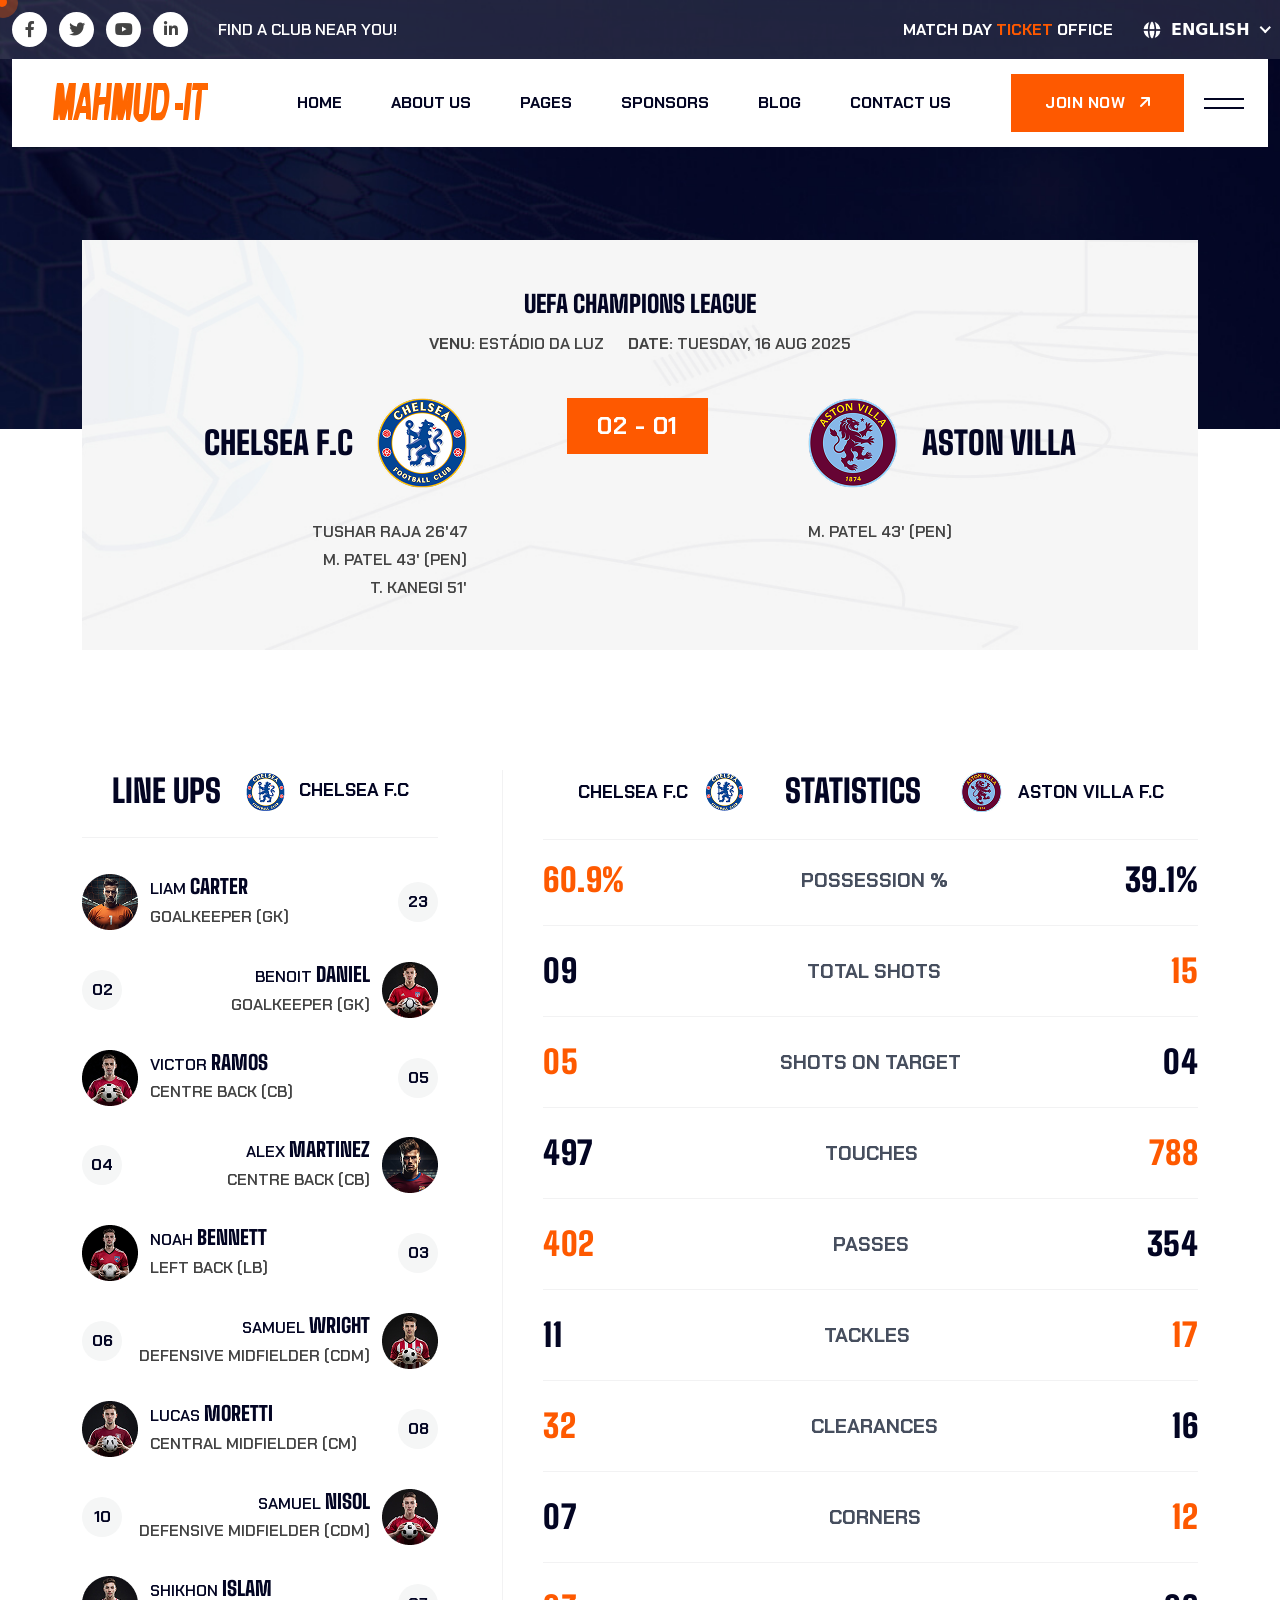
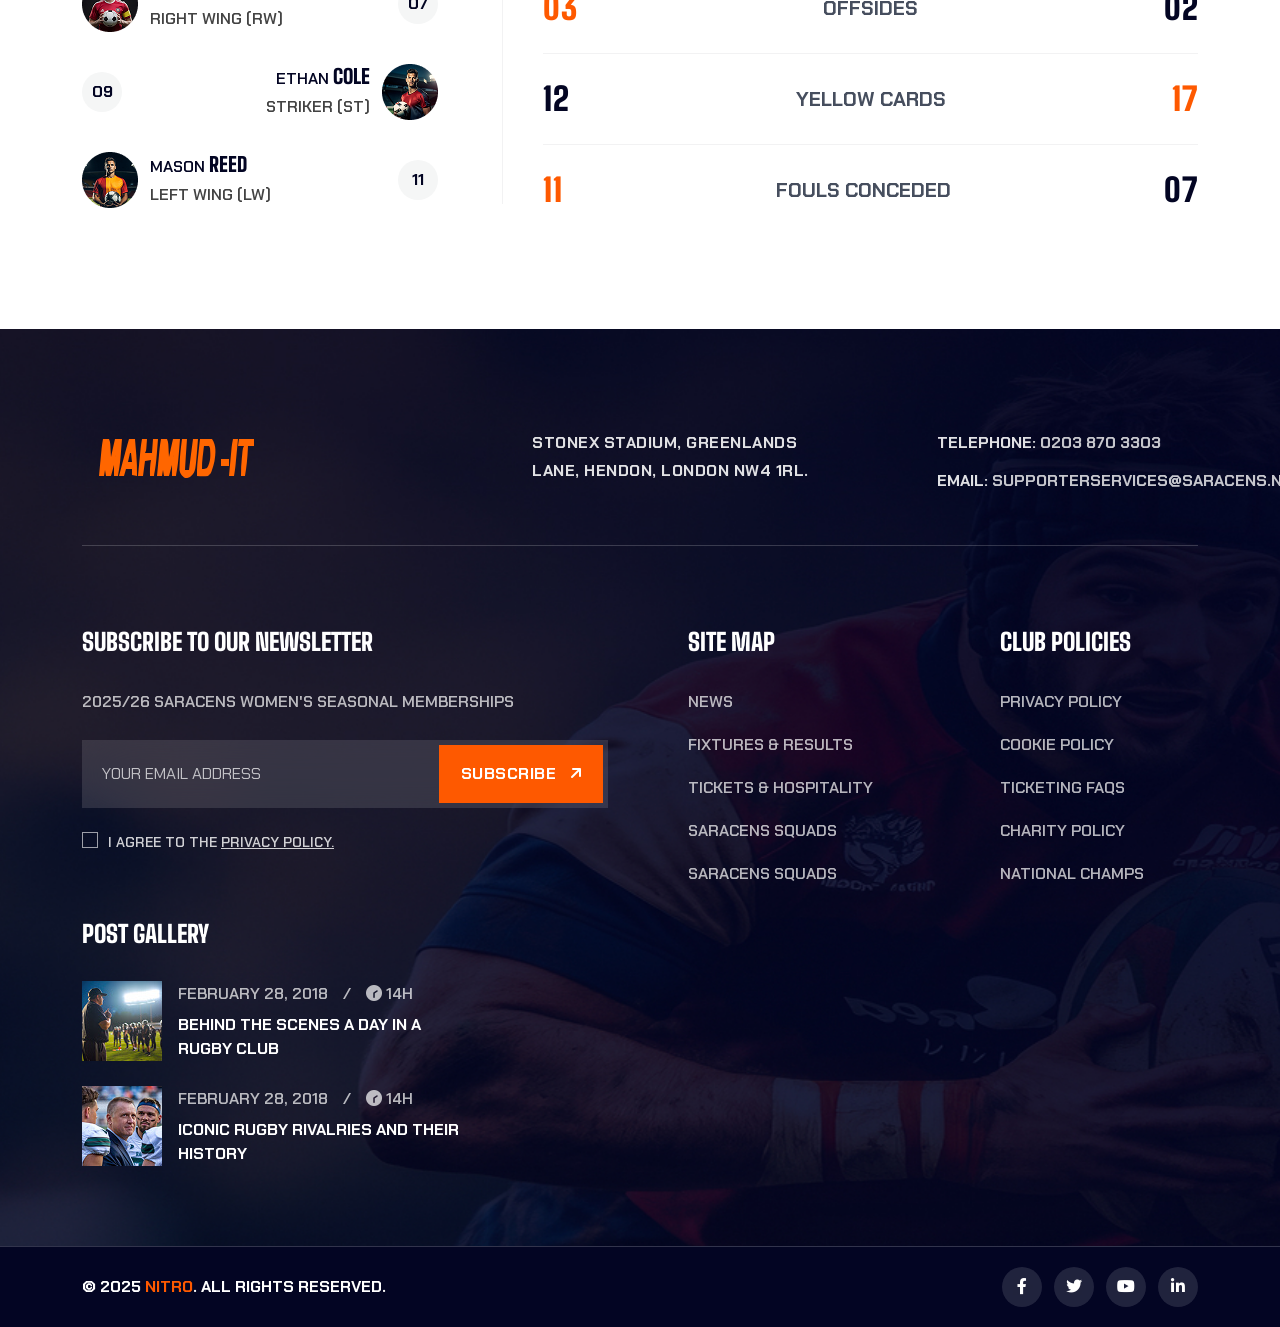
<file: club-line.html>
<!DOCTYPE html>
<html lang="en">
    <!--<< Header Area >>-->
    
<head>
        <!-- ========== Meta Tags ========== -->
        <meta charset="UTF-8">
        <meta http-equiv="X-UA-Compatible" content="IE=edge">
        <meta name="viewport" content="width=device-width, initial-scale=1">
        <meta name="author" content="Gramentheme">
        <meta name="description" content="Nitro - Sports Multipurpose HTML Template">
        <!-- ======== Page title ============ -->
        <title>Nitro - Sports Multipurpose HTML Template</title>
        <!--<< Favcion >>-->
        <link rel="shortcut icon" href="assets/img/favicon.svg">
        <!--<< Bootstrap min.css >>-->
        <link rel="stylesheet" href="assets/css/bootstrap.min.css">
        <!--<< All Min Css >>-->
        <link rel="stylesheet" href="assets/css/all.min.css">
        <!--<< Animate.css >>-->
        <link rel="stylesheet" href="assets/css/animate.css">
        <!--<< Magnific Popup.css >>-->
        <link rel="stylesheet" href="assets/css/magnific-popup.css">
        <!--<< MeanMenu.css >>-->
        <link rel="stylesheet" href="assets/css/meanmenu.css">
        <!--<< Swiper Bundle.css >>-->
        <link rel="stylesheet" href="assets/css/swiper-bundle.min.css">
        <!--<< Nice Select.css >>-->
        <link rel="stylesheet" href="assets/css/nice-select.css">
        <!--<< Main.css >>-->
        <link rel="stylesheet" href="assets/css/main.css">
    </head>
    <body>

        <!-- Preloader Start -->
        <div id="preloader" class="preloader">
            <div class="animation-preloader">
                <div class="spinner">                
                </div>
                <div class="txt-loading">
                    <span data-text-preloader="N" class="letters-loading">
                        N
                    </span>
                    <span data-text-preloader="I" class="letters-loading">
                        I
                    </span>
                    <span data-text-preloader="T" class="letters-loading">
                        T
                    </span>
                    <span data-text-preloader="R" class="letters-loading">
                        R
                    </span>
                    <span data-text-preloader="O" class="letters-loading">
                        O
                    </span>
                </div>
                <p class="text-center">Loading</p>
            </div>
            <div class="loader">
                <div class="row">
                    <div class="col-3 loader-section section-left">
                        <div class="bg"></div>
                    </div>
                    <div class="col-3 loader-section section-left">
                        <div class="bg"></div>
                    </div>
                    <div class="col-3 loader-section section-right">
                        <div class="bg"></div>
                    </div>
                    <div class="col-3 loader-section section-right">
                        <div class="bg"></div>
                    </div>
                </div>
            </div>
        </div>

         <!-- Back To Top Start -->
        <button id="back-top" class="back-to-top">
            <i class="fa-regular fa-arrow-up"></i>
        </button>

        <!-- MouseCursor Start -->
        <div class="mouseCursor cursor-outer"></div>
        <div class="mouseCursor cursor-inner"></div>

        <!-- Offcanvas Area Start -->
        <div class="fix-area">
            <div class="offcanvas__info">
                <div class="offcanvas__wrapper">
                    <div class="offcanvas__content">
                        <div class="offcanvas__top mb-5 d-flex justify-content-between align-items-center">
                            <div class="offcanvas__logo">
                                <a href="index.html">
                                    <img src="assets/img/logo/logo.svg" alt="logo-img">
                                </a>
                            </div>
                            <div class="offcanvas__close">
                                <button>
                                <i class="fas fa-times"></i>
                                </button>
                            </div>
                        </div>
                        <p class="text d-none d-xl-block">
                            Nullam dignissim, ante scelerisque the  is euismod fermentum odio sem semper the is erat, a feugiat leo urna eget eros. Duis Aenean a imperdiet risus.
                        </p>
                        <div class="mobile-menu fix mb-3"></div>
                        <div class="sidebar-image mt-4 d-none d-xl-block">
                            <img class="w-100" src="assets/img/sidebar-image.jpg" alt="img">
                        </div>
                        <div class="offcanvas__contact">
                            <h4>Contact Info</h4>
                            <ul>
                                <li class="d-flex align-items-center">
                                    <div class="offcanvas__contact-icon">
                                        <i class="fal fa-map-marker-alt"></i>
                                    </div>
                                    <div class="offcanvas__contact-text">
                                        <a target="_blank" href="#">Main Street, Melbourne, Australia</a>
                                    </div>
                                </li>
                                <li class="d-flex align-items-center">
                                    <div class="offcanvas__contact-icon mr-15">
                                        <i class="fal fa-envelope"></i>
                                    </div>
                                    <div class="offcanvas__contact-text">
                                        <a href="mailto:info@example.com"><span class="mailto:info@example.com">info@example.com</span></a>
                                    </div>
                                </li>
                                <li class="d-flex align-items-center">
                                    <div class="offcanvas__contact-icon mr-15">
                                        <i class="fal fa-clock"></i>
                                    </div>
                                    <div class="offcanvas__contact-text">
                                        <a target="_blank" href="#">Mod-friday, 09am -05pm</a>
                                    </div>
                                </li>
                                <li class="d-flex align-items-center">
                                    <div class="offcanvas__contact-icon mr-15">
                                        <i class="far fa-phone"></i>
                                    </div>
                                    <div class="offcanvas__contact-text">
                                        <a href="tel:+11002345909">+11002345909</a>
                                    </div>
                                </li>
                            </ul>
                            <a href="club-ranking.html" class="theme-btn mt-4">
                               JOIN NOW <i class="fa-solid fa-arrow-up-right"></i>
                            </a>
                            <div class="social-icon d-flex align-items-center">
                                <a href="#"><i class="fab fa-facebook-f"></i></a>
                                <a href="#"><i class="fab fa-twitter"></i></a>
                                <a href="#"><i class="fab fa-youtube"></i></a>
                                <a href="#"><i class="fab fa-linkedin-in"></i></a>
                            </div>
                        </div>
                    </div>
                </div>
            </div>
        </div>
        <div class="offcanvas__overlay"></div>

        <!-- Header Top Section Start -->
        <header class="header-top-section-3">
            <div class="header-top-section header-section-2">
                <div class="container">
                    <div class="header-top-wrapper">
                        <div class="top-left">
                            <div class="social-icon d-flex align-items-center">
                                <a href="#"><i class="fab fa-facebook-f"></i></a>
                                <a href="#"><i class="fab fa-twitter"></i></a>
                                <a href="#"><i class="fab fa-youtube"></i></a>
                                <a href="#"><i class="fab fa-linkedin-in"></i></a>
                            </div>
                            <p>
                                Find a club near you!
                            </p>
                        </div>
                        <div class="top-right">
                            <p>
                                Match Day <b>Ticket</b> Office
                            </p>
                            <div class="form-clt mt-0">
                            <img src="assets/img/global2.png" alt="">
                            <div class="form">
                                <select class="single-select w-100">
                                    <option>English</option>
                                    <option>Bangla</option>
                                    <option>Hindi</option>
                                </select>
                            </div>
                        </div>
                        </div>
                    </div>
                </div>
            </div>
            <div id="header-sticky" class="header-1 header-3">
                <div class="container">
                    <div class="mega-menu-wrapper">
                        <div class="header-main">
                            <a href="index.html" class="logo">
                                <img src="assets/img/logo/theme-logo.svg" alt="img">
                            </a>
                            <div class="header-left">
                                <div class="mean__menu-wrapper">
                                <div class="main-menu">
                                    <nav id="mobile-menu">
                                        <ul>
                                            <li class="has-dropdown active menu-thumb">
                                                <a href="index.html">
                                                    Home 
                                                </a>
                                                <ul class="submenu has-homemenu">
                                                    <li>
                                                        <div class="homemenu-items">
                                                            <div class="homemenu">
                                                                <div class="homemenu-thumb">
                                                                    <img src="assets/img/header/home-1.jpg" alt="img">
                                                                    <div class="demo-button">
                                                                    <a href="index.html" class="gt-theme-btn">Demo page</a>
                                                                    </div>
                                                                </div>
                                                                <div class="homemenu-content text-center">
                                                                    <h4 class="homemenu-title">
                                                                        Football  
                                                                    </h4>
                                                                </div>
                                                            </div>
                                                            <div class="homemenu">
                                                                <div class="homemenu-thumb mb-15">
                                                                <img src="assets/img/header/home-2.jpg" alt="img">
                                                                    <div class="demo-button">
                                                                    <a href="index-2.html" class="gt-theme-btn">Demo page</a>
                                                                    </div>
                                                                </div>
                                                                <div class="homemenu-content text-center">
                                                                    <h4 class="homemenu-title">
                                                                    Basketball 
                                                                    </h4>
                                                                </div>
                                                            </div>
                                                            <div class="homemenu">
                                                                <div class="homemenu-thumb mb-15">
                                                            <img src="assets/img/header/home-3.jpg" alt="img">
                                                                    <div class="demo-button">
                                                                    <a href="index-3.html" class="gt-theme-btn">Demo page</a>
                                                                    </div>
                                                                </div>
                                                                <div class="homemenu-content text-center">
                                                                    <h4 class="homemenu-title">
                                                                    Rugby Club
                                                                    </h4>
                                                                </div>
                                                            </div>
                                                        </div>
                                                    </li>
                                                </ul>
                                            </li>
                                            <li class="has-dropdown active d-xl-none">
                                                <a href="index.html" class="border-none">
                                                Home
                                                </a>
                                                <ul class="submenu">
                                                    <li><a href="index.html">Football</a></li>
                                                    <li><a href="index-2.html">Basketball</a></li>
                                                    <li><a href="index-3.html">Rugby Club</a></li>
                                                </ul>
                                            </li>
                                            <li>
                                                <a href="about.html">
                                                    About Us
                                                </a>
                                                <ul class="submenu">
                                                    <li><a href="about.html">About Us</a></li>
                                                    <li><a href="about-2.html">About Us 02</a></li>
                                                </ul>
                                            </li>
                                            <li class="has-dropdown">
                                                <a href="news.html">
                                                    Pages
                                                </a>
                                                <ul class="submenu">
                                                    <li><a href="gallery.html">Gallery</a></li>
                                                    <li><a href="club-ranking.html">club rankings</a></li>
                                                    <li><a href="club-line.html">club LineUp</a></li>
                                                    <li><a href="ticket.html">Ticket</a></li>
                                                    <li><a href="404.html">404 Page</a></li>
                                                </ul>
                                            </li>
                                            <li>
                                                <a href="sponsor.html">Sponsors</a>
                                            </li>
                                            <li>
                                                <a href="news-details.html">
                                                    Blog
                                                </a>
                                                <ul class="submenu">
                                                    <li><a href="news-grid.html">Blog Grid</a></li>
                                                    <li><a href="news.html">Blog Standard</a></li>
                                                    <li><a href="news-details.html">Blog Details</a></li>
                                                </ul>
                                            </li>
                                            <li>
                                                <a href="contact.html">Contact Us</a>
                                            </li>
                                        </ul>
                                    </nav>
                                </div>
                            </div>
                            </div>
                            <div class="header-right d-flex justify-content-end align-items-center">
                                <a href="club-ranking.html" class="theme-btn d-none d-xl-block">
                                JOIN NOW <i class="fa-solid fa-arrow-up-right"></i>
                                </a>
                                <div class="header__hamburger d-xl-block my-auto">
                                    <div class="sidebar__toggle">
                                        <div class="header-bar">
                                            <span></span>
                                            <span></span>
                                        </div>
                                    </div>
                                </div>
                            </div>
                        </div>
                    </div>
                </div>
            </div>
        </header>

        <div class="gt-breadcrumb-wrapper bg-before bg-cover" style="background-image: url('assets/img/breadcrumb-bg.jpg');">
            <div class="container">
                <div class="lineup-bg-wrapper bg-cover" style="background-image: url('assets/img/inner/lineup/lineup-bg.jpg');">
                    <div class="lineup-content">
                        <h3>UEFA CHAMPIONS LEAGUE</h3>
                        <div class="text-item">
                            <p>
                                <b>VENU:</b> Estádio da Luz
                            </p>
                            <p>
                                <b>date:</b> TUESDAY, 16 AUG 2025
                            </p>
                        </div>
                    </div>
                    <div class="lineup-result-items">
                        <div class="left-item">
                            <div class="thumb">
                                <h3>Chelsea F.C</h3>
                                <img src="assets/img/inner/chelsea.png" alt="img">
                            </div>
                            <p class="text-end">tushar raja 26'47</p>
                            <p class="text-end">M. PATEL 43' (PEN)</p>
                            <p class="text-end">T. KANEGI 51'</p>
                        </div>
                        <span class="score-result">
                            02 - 01
                        </span>
                        <div class="left-item">
                            <div class="thumb">
                                <img src="assets/img/inner/aston.png" alt="img">
                                <h3>aston villa</h3>
                            </div>
                            <p>M. PATEL 43' (PEN)</p>
                        </div>
                        </div>
                </div>
            </div>
        </div>
        
        <!-- Club Lineup Section Start -->
        <section class="latest-world-ranking-section section-padding">
            <div class="container">
                <div class="club-lineup-wrapper">
                   <div class="row g-4">
                        <div class="col-xl-4 col-lg-4 col-md-8">
                            <div class="club-lineup-left">
                                <div class="club-lineup-head">
                                    <h3>
                                        LINE UPS
                                    </h3>
                                    <span>
                                        <img src="assets/img/inner/lineup/chelsea.png" alt="img">
                                       CHELSEA F.C
                                    </span>
                                </div>
                                <ul>
                                    <li>
                                        <div class="lineup-item">
                                            <div class="thumb">
                                                <img src="assets/img/inner/lineup/player1.png" alt="im">
                                            </div>
                                            <div class="content">
                                                <h3><span>Liam</span> Carter</h3>
                                                <p>Goalkeeper (GK)</p>
                                            </div>
                                        </div>
                                        <span class="number">
                                            23
                                        </span>
                                    </li>
                                    <li>
                                        <span class="number">
                                            02
                                        </span>
                                        <div class="lineup-item">
                                            <div class="content text-end">
                                                <h3><span>Benoit</span> Daniel</h3>
                                                <p>Goalkeeper (GK)</p>
                                            </div>
                                            <div class="thumb">
                                                <img src="assets/img/inner/lineup/player2.png" alt="im">
                                            </div>
                                        </div>
                                    </li>
                                    <li>
                                        <div class="lineup-item">
                                            <div class="thumb">
                                                <img src="assets/img/inner/lineup/player3.png" alt="im">
                                            </div>
                                            <div class="content">
                                                <h3><span>victor</span> Ramos</h3>
                                                <p>Centre Back (CB)</p>
                                            </div>
                                        </div>
                                        <span class="number">
                                            05
                                        </span>
                                    </li>
                                    <li>
                                        <span class="number">
                                            04
                                        </span>
                                        <div class="lineup-item">
                                            <div class="content text-end">
                                                <h3><span>alex</span> Martinez</h3>
                                                <p>Centre Back (CB)</p>
                                            </div>
                                            <div class="thumb">
                                                <img src="assets/img/inner/lineup/player4.png" alt="im">
                                            </div>
                                        </div>
                                    </li>
                                    <li>
                                        <div class="lineup-item">
                                            <div class="thumb">
                                                <img src="assets/img/inner/lineup/player5.png" alt="im">
                                            </div>
                                            <div class="content">
                                                <h3><span>noah</span> Bennett</h3>
                                                <p>Left Back (LB)</p>
                                            </div>
                                        </div>
                                        <span class="number">
                                            03
                                        </span>
                                    </li>
                                    <li>
                                        <span class="number">
                                            06
                                        </span>
                                        <div class="lineup-item">
                                            <div class="content text-end">
                                                <h3><span>samuel</span> Wright</h3>
                                                <p>Defensive Midfielder (CDM)</p>
                                            </div>
                                            <div class="thumb">
                                                <img src="assets/img/inner/lineup/player6.png" alt="im">
                                            </div>
                                        </div>
                                    </li>
                                    <li>
                                        <div class="lineup-item">
                                            <div class="thumb">
                                                <img src="assets/img/inner/lineup/player7.png" alt="im">
                                            </div>
                                            <div class="content">
                                                <h3><span>lucas</span> Moretti</h3>
                                                <p>Central Midfielder (CM)</p>
                                            </div>
                                        </div>
                                        <span class="number">
                                            08
                                        </span>
                                    </li>
                                    <li>
                                        <span class="number">
                                            10
                                        </span>
                                        <div class="lineup-item">
                                            <div class="content text-end">
                                                <h3><span>samuel</span> Nisol</h3>
                                                <p>Defensive Midfielder (CDM)</p>
                                            </div>
                                            <div class="thumb">
                                                <img src="assets/img/inner/lineup/player8.png" alt="im">
                                            </div>
                                        </div>
                                    </li>
                                    <li>
                                        <div class="lineup-item">
                                            <div class="thumb">
                                                <img src="assets/img/inner/lineup/player9.png" alt="im">
                                            </div>
                                            <div class="content">
                                                <h3><span>Shikhon</span> Islam</h3>
                                                <p>Right Wing (RW)</p>
                                            </div>
                                        </div>
                                        <span class="number">
                                            07
                                        </span>
                                    </li>
                                    <li>
                                        <span class="number">
                                            09
                                        </span>
                                        <div class="lineup-item">
                                            <div class="content text-end">
                                                <h3><span>ethan</span> Cole</h3>
                                                <p>Striker (ST)</p>
                                            </div>
                                            <div class="thumb">
                                                <img src="assets/img/inner/lineup/player10.png" alt="im">
                                            </div>
                                        </div>
                                    </li>
                                    <li>
                                        <div class="lineup-item">
                                            <div class="thumb">
                                                <img src="assets/img/inner/lineup/player11.png" alt="im">
                                            </div>
                                            <div class="content">
                                                <h3><span>mason</span> Reed</h3>
                                                <p>Left Wing (LW)</p>
                                            </div>
                                        </div>
                                        <span class="number">
                                            11
                                        </span>
                                    </li>
                                </ul>
                            </div>
                        </div>
                        <div class="col-xl-8 col-lg-8">
                            <div class="match-information-box">
                                <div class="match-head-title">
                                    <span>
                                        CHELSEA F.C <img src="assets/img/inner/lineup/flag1.png" alt="img">
                                    </span>
                                    <h3>Statistics</h3>
                                    <span>
                                        <img src="assets/img/inner/lineup/flag2.png" alt="img"> ASTON VILLA f.c
                                    </span>
                                </div>
                                <ul>
                                    <li>
                                        <span class="color-text-1">60.9%</span>
                                        <span class="sub-text">Possession %</span>
                                         <span class="color-text-2">39.1%</span>
                                    </li>
                                    <li>
                                        <span class="color-text-2">09</span>
                                        <span class="sub-text">Total shots</span>
                                        <span class="color-text-1">15</span>
                                    </li>
                                    <li>
                                        <span class="color-text-1">05</span>
                                        <span class="sub-text">Shots on target</span>
                                         <span class="color-text-2">04</span>
                                    </li>
                                    <li>
                                        <span class="color-text-2">497</span>
                                        <span class="sub-text">Touches</span>
                                        <span class="color-text-1">788</span>
                                    </li>
                                    <li>
                                        <span class="color-text-1">402</span>
                                        <span class="sub-text">Passes</span>
                                         <span class="color-text-2">354</span>
                                    </li>
                                    <li>
                                        <span class="color-text-2">11</span>
                                        <span class="sub-text">Tackles</span>
                                        <span class="color-text-1">17</span>
                                    </li>
                                    <li>
                                        <span class="color-text-1">32</span>
                                        <span class="sub-text">Clearances</span>
                                         <span class="color-text-2">16</span>
                                    </li>
                                    <li>
                                        <span class="color-text-2">07</span>
                                        <span class="sub-text">Corners</span>
                                        <span class="color-text-1">12</span>
                                    </li>
                                    <li>
                                        <span class="color-text-1">03</span>
                                        <span class="sub-text">Offsides</span>
                                         <span class="color-text-2">02</span>
                                    </li>
                                    <li>
                                        <span class="color-text-2">12</span>
                                        <span class="sub-text">Yellow cards</span>
                                        <span class="color-text-1">17</span>
                                    </li>
                                    <li>
                                        <span class="color-text-1">11</span>
                                        <span class="sub-text">Fouls conceded</span>
                                         <span class="color-text-2">07</span>
                                    </li>
                                </ul>
                            </div>
                        </div>
                   </div>
                </div>
            </div>
        </section>

        <!-- Footer Section Start -->
        <footer class="footer-section-3 bg-cover" style="background-image: url('assets/img/home-3/footer-bg.jpg');">
            <div class="container">
                <div class="footer-top-wrapper-3">
                   <div class="row g-4 justify-content-between">
                        <div class="col-xl-3 col-lg-6 col-md-6 wow fadeInUp" data-wow-delay=".3s">
                             <a href="index.html">
                                <img src="assets/img/logo/black-logo.svg" alt="img">
                            </a>
                        </div>
                        <div class="col-xl-4 col-lg-6 col-md-6 wow fadeInUp" data-wow-delay=".5s">
                        <p>
                            StoneX Stadium, Greenlands Lane, Hendon, London NW4 1RL.
                        </p>
                        </div>
                        <div class="col-xl-3 col-lg-6 col-md-6 wow fadeInUp" data-wow-delay=".7s">
                            <ul>
                                <li>
                                    Telephone: <a href="tel:02038703303">0203 870 3303</a>
                                </li>
                                <li>
                                    Email: <a href="tel:supporterservices@saracens.net">supporterservices@saracens.net</a>
                                </li>
                            </ul>
                        </div>
                   </div>
                </div>
                <div class="footer-widget-wrapper style-3">
                    <div class="row justify-content-between">
                        <div class="col-xxl-4 col-xl-6 col-lg-6 col-md-6 wow fadeInUp" data-wow-delay=".3s">
                            <div class="footer-widget-items style-right-30">
                                <div class="widget-head">
                                    <h3>
                                       Subscribe to our newsletter
                                    </h3>
                                </div>
                                <div class="footer-content">
                                    <p>
                                        2025/26 Saracens Women's Seasonal Memberships
                                    </p>
                                   <div class="footer-form mt-4">
                                    <form action="#">
                                        <input type="text" placeholder="Your Email Address">
                                        <button class="theme-btn" type="submit">
                                            Subscribe <i class="fa-solid fa-arrow-up-right"></i>
                                        </button>
                                    </form>
                                    <div class="form-check">
                                        <input class="form-check-input" type="checkbox" value="" id="flexCheckDefault">
                                        <label class="form-check-label" for="flexCheckDefault">
                                            I agree to the <a href="contact.html">Privacy Policy.</a>
                                        </label>
                                    </div>
                                </div>
                                </div>
                            </div>
                        </div>
                        <div class="col-xxl-4 col-xl-6 ps-lg-5 col-lg-6 col-md-6 wow fadeInUp" data-wow-delay=".5s">
                            <div class="row">
                                <div class="col-sm-7">
                                    <div class="footer-widget-items">
                                        <div class="widget-head">
                                            <h3>
                                            Site Map
                                            </h3>
                                        </div>
                                        <ul class="list-area">
                                            <li>
                                                <a href="news.html">News</a>
                                            </li>
                                            <li>
                                                <a href="contact.html">Fixtures & Results</a>
                                            </li>
                                            <li>
                                                <a href="ticket.html">Tickets & Hospitality</a>
                                            </li>
                                            <li>
                                                <a href="contact.html">Saracens Squads</a>
                                            </li>
                                            <li>
                                                <a href="contact.html">Saracens Squads</a>
                                            </li>
                                        </ul>
                                    </div>
                                </div>
                                <div class="col-sm-5">
                                    <div class="footer-widget-items">
                                        <div class="widget-head">
                                            <h3>
                                            Club Policies
                                            </h3>
                                        </div>
                                        <ul class="list-area">
                                            <li>
                                                <a href="contact.html">Privacy Policy</a>
                                            </li>
                                            <li>
                                                <a href="contact.html">Cookie Policy</a>
                                            </li>
                                            <li>
                                                <a href="ticket.html">Ticketing FAQs</a>
                                            </li>
                                            <li>
                                                <a href="contact.html">Charity Policy</a>
                                            </li>
                                            <li>
                                                <a href="contact.html">National Champs</a>
                                            </li>
                                        </ul>
                                    </div>
                                </div>
                            </div>
                        </div>
                        <div class="col-xxl-4 col-xl-6 col-lg-6 col-md-6 wow fadeInUp" data-wow-delay=".7s">
                            <div class="footer-widget-items footer-left-40">
                                <div class="widget-head">
                                    <h3>
                                      POST GALLERY
                                    </h3>
                                </div>
                               <ul class="footer-post-items">
                                    <li>
                                        <div class="thumb">
                                            <img src="assets/img/home-3/post-1.jpg" alt="img">
                                        </div>
                                        <div class="content">
                                            <div class="top-text">
                                                <p>
                                                    February 28, 2018
                                                </p>
                                                /
                                                <span>
                                                    <i class="fa-solid fa-clock-two-thirty"></i> 14h
                                                </span>
                                            </div>
                                            <h6>
                                                <a href="news-details.html">Behind the Scenes A Day in a Rugby Club</a>
                                            </h6>
                                        </div>
                                    </li>
                                    <li>
                                        <div class="thumb">
                                            <img src="assets/img/home-3/post-2.jpg" alt="img">
                                        </div>
                                        <div class="content">
                                            <div class="top-text">
                                                <p>
                                                    February 28, 2018
                                                </p>
                                                /
                                                <span>
                                                    <i class="fa-solid fa-clock-two-thirty"></i> 14h
                                                </span>
                                            </div>
                                            <h6>
                                                <a href="news-details.html">Iconic Rugby Rivalries and Their History</a>
                                            </h6>
                                        </div>
                                    </li>
                               </ul>
                            </div>
                        </div>
                    </div>
                </div>
            </div>
            <div class="footer-bottom style-3">
                <div class="container">
                    <div class="footer-bottom-wrapper-3">
                        <p class="wow fadeInUp" data-wow-delay=".3s">
                            © 2025<b> NITRO</b>. All Rights Reserved.
                        </p>
                        <div class="social-icon d-flex align-items-center wow fadeInUp" data-wow-delay=".5s">
                            <a href="#"><i class="fab fa-facebook-f"></i></a>
                            <a href="#"><i class="fab fa-twitter"></i></a>
                            <a href="#"><i class="fab fa-youtube"></i></a>
                            <a href="#"><i class="fab fa-linkedin-in"></i></a>
                        </div>
                    </div>
                </div>
            </div>
        </footer>
        
        
        <!--<< All JS Plugins >>-->
        <script src="assets/js/jquery-3.7.1.min.js"></script>
        <!--<< Viewport Js >>-->
        <script src="assets/js/viewport.jquery.js"></script>
        <!--<< Bootstrap Js >>-->
        <script src="assets/js/bootstrap.bundle.min.js"></script>
        <!--<< nice-selec Js >>-->
        <script src="assets/js/jquery.nice-select.min.js"></script>
        <!--<< Waypoints Js >>-->
        <script src="assets/js/jquery.waypoints.js"></script>
        <!--<< Counterup Js >>-->
        <script src="assets/js/jquery.counterup.min.js"></script>
        <!--<< Swiper Slider Js >>-->
        <script src="assets/js/swiper-bundle.min.js"></script>
        <!--<< MeanMenu Js >>-->
        <script src="assets/js/jquery.meanmenu.min.js"></script>
        <!--<< Parallaxie Js >>-->
        <script src="assets/js/parallaxie.js"></script>
        <!--<< Magnific Popup Js >>-->
        <script src="assets/js/jquery.magnific-popup.min.js"></script>
        <!--<< Wow Animation Js >>-->
        <script src="assets/js/wow.min.js"></script>
        <!--<< Gsap Animation Js >>-->
        <script src="assets/js/gsap.min.js"></script>
        <!--<< ScrollTrigger Js >>-->
        <script src="assets/js/ScrollTrigger.min.js"></script>
        <!--<< SplitText Js >>-->
        <script src="assets/js/SplitText.min.js"></script>
        <!--<< splitType Js >>-->
        <script src="assets/js/splitType.js"></script>
        <!--<< Main.js >>-->
        <script src="assets/js/main.js"></script>
    </body>

</html>
</file>
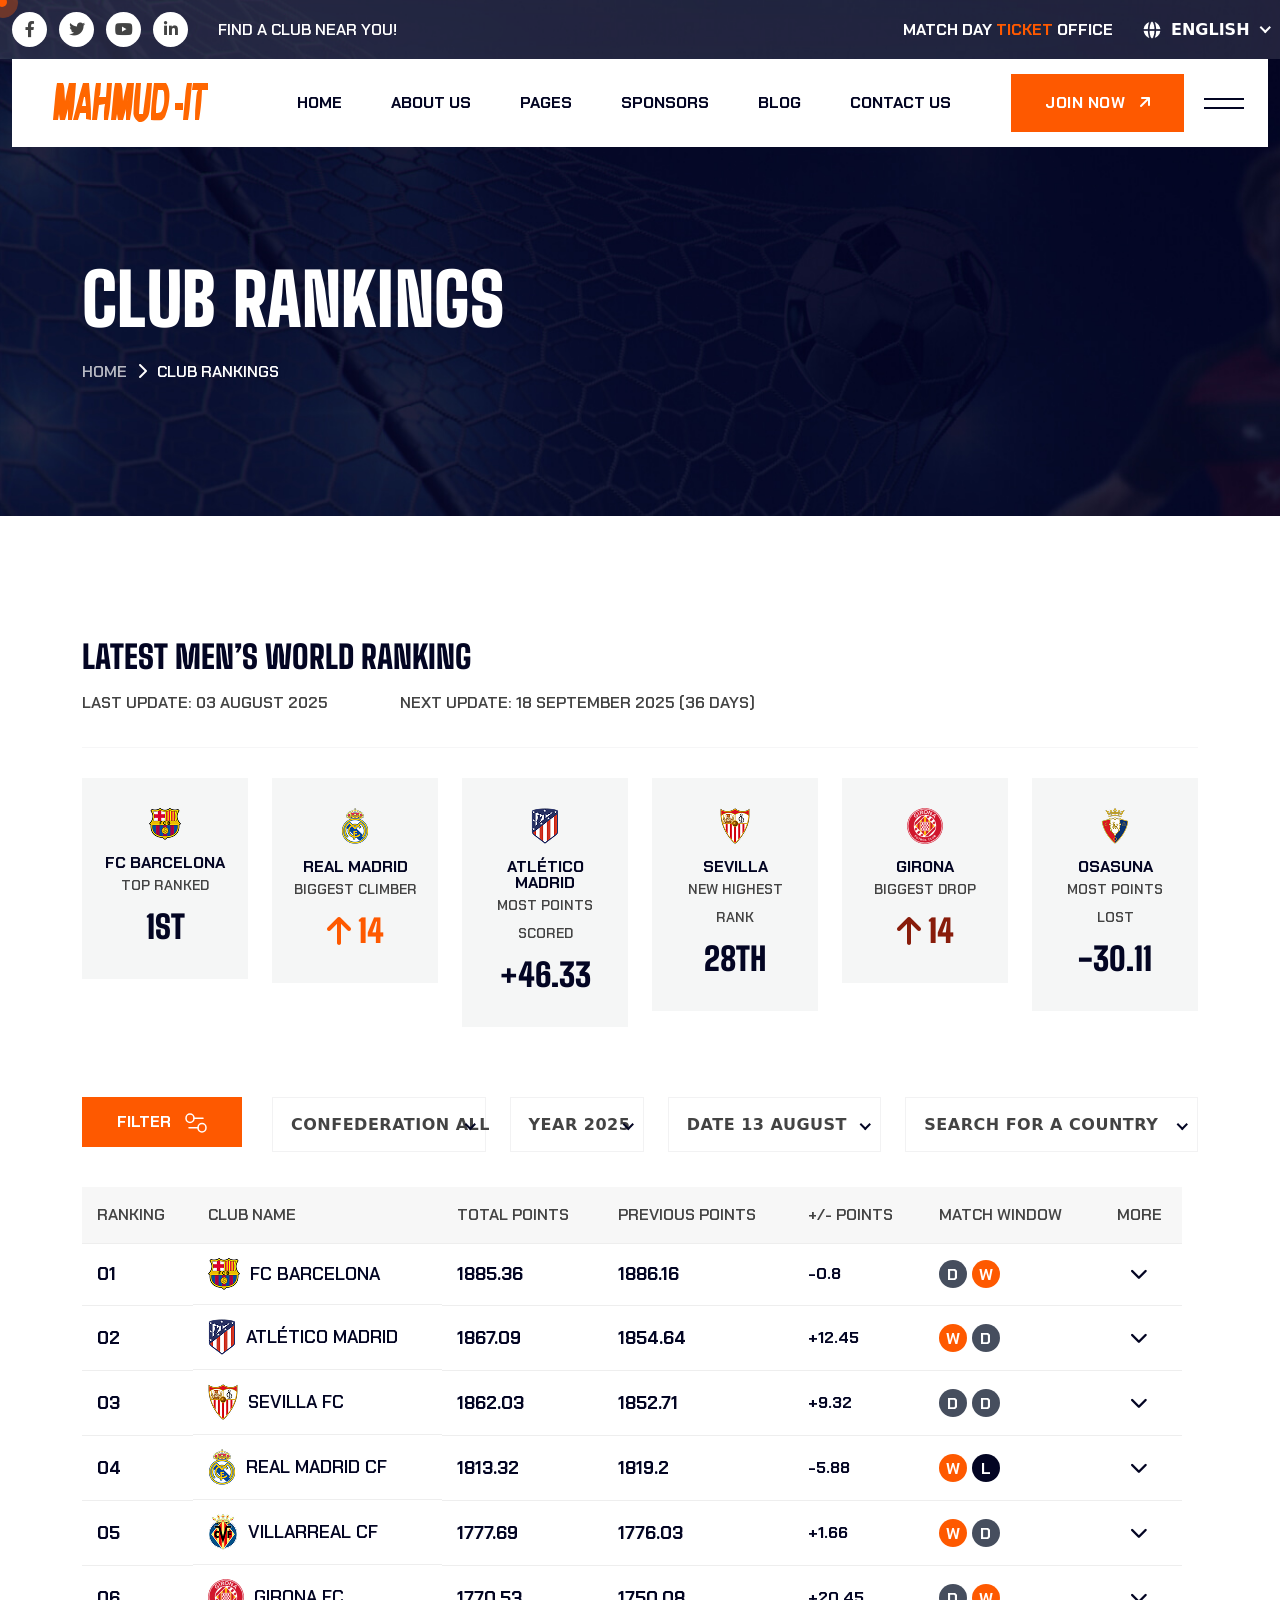
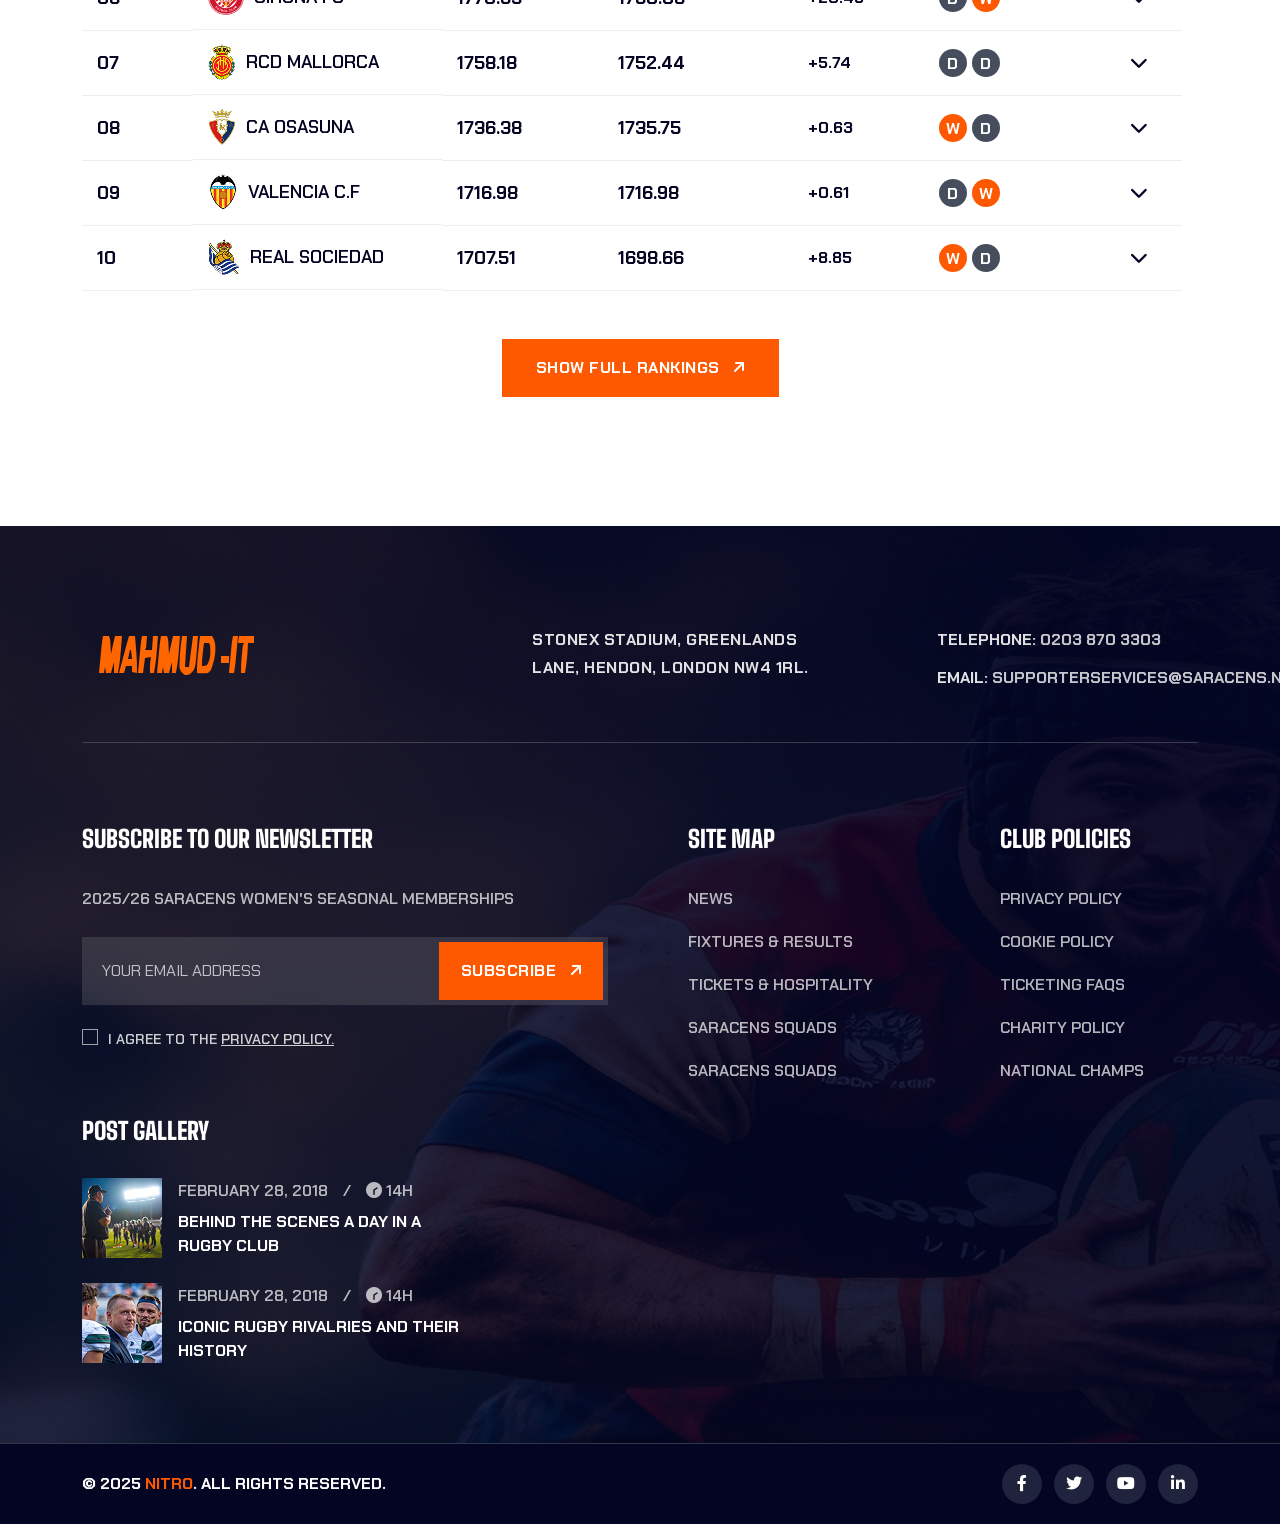
<file: club-ranking.html>
<!DOCTYPE html>
<html lang="en">
    <!--<< Header Area >>-->
    
<head>
        <!-- ========== Meta Tags ========== -->
        <meta charset="UTF-8">
        <meta http-equiv="X-UA-Compatible" content="IE=edge">
        <meta name="viewport" content="width=device-width, initial-scale=1">
        <meta name="author" content="Gramentheme">
        <meta name="description" content="Nitro - Sports Multipurpose HTML Template">
        <!-- ======== Page title ============ -->
        <title>Nitro - Sports Multipurpose HTML Template</title>
        <!--<< Favcion >>-->
        <link rel="shortcut icon" href="assets/img/favicon.svg">
        <!--<< Bootstrap min.css >>-->
        <link rel="stylesheet" href="assets/css/bootstrap.min.css">
        <!--<< All Min Css >>-->
        <link rel="stylesheet" href="assets/css/all.min.css">
        <!--<< Animate.css >>-->
        <link rel="stylesheet" href="assets/css/animate.css">
        <!--<< Magnific Popup.css >>-->
        <link rel="stylesheet" href="assets/css/magnific-popup.css">
        <!--<< MeanMenu.css >>-->
        <link rel="stylesheet" href="assets/css/meanmenu.css">
        <!--<< Swiper Bundle.css >>-->
        <link rel="stylesheet" href="assets/css/swiper-bundle.min.css">
        <!--<< Nice Select.css >>-->
        <link rel="stylesheet" href="assets/css/nice-select.css">
        <!--<< Main.css >>-->
        <link rel="stylesheet" href="assets/css/main.css">
    </head>
    <body>

        <!-- Preloader Start -->
        <div id="preloader" class="preloader">
            <div class="animation-preloader">
                <div class="spinner">                
                </div>
                <div class="txt-loading">
                    <span data-text-preloader="N" class="letters-loading">
                        N
                    </span>
                    <span data-text-preloader="I" class="letters-loading">
                        I
                    </span>
                    <span data-text-preloader="T" class="letters-loading">
                        T
                    </span>
                    <span data-text-preloader="R" class="letters-loading">
                        R
                    </span>
                    <span data-text-preloader="O" class="letters-loading">
                        O
                    </span>
                </div>
                <p class="text-center">Loading</p>
            </div>
            <div class="loader">
                <div class="row">
                    <div class="col-3 loader-section section-left">
                        <div class="bg"></div>
                    </div>
                    <div class="col-3 loader-section section-left">
                        <div class="bg"></div>
                    </div>
                    <div class="col-3 loader-section section-right">
                        <div class="bg"></div>
                    </div>
                    <div class="col-3 loader-section section-right">
                        <div class="bg"></div>
                    </div>
                </div>
            </div>
        </div>

         <!-- Back To Top Start -->
        <button id="back-top" class="back-to-top">
            <i class="fa-regular fa-arrow-up"></i>
        </button>

        <!-- MouseCursor Start -->
        <div class="mouseCursor cursor-outer"></div>
        <div class="mouseCursor cursor-inner"></div>

        <!-- Offcanvas Area Start -->
        <div class="fix-area">
            <div class="offcanvas__info">
                <div class="offcanvas__wrapper">
                    <div class="offcanvas__content">
                        <div class="offcanvas__top mb-5 d-flex justify-content-between align-items-center">
                            <div class="offcanvas__logo">
                                <a href="index.html">
                                    <img src="assets/img/logo/logo.svg" alt="logo-img">
                                </a>
                            </div>
                            <div class="offcanvas__close">
                                <button>
                                <i class="fas fa-times"></i>
                                </button>
                            </div>
                        </div>
                        <p class="text d-none d-xl-block">
                            Nullam dignissim, ante scelerisque the  is euismod fermentum odio sem semper the is erat, a feugiat leo urna eget eros. Duis Aenean a imperdiet risus.
                        </p>
                        <div class="mobile-menu fix mb-3"></div>
                        <div class="sidebar-image mt-4 d-none d-xl-block">
                            <img class="w-100" src="assets/img/sidebar-image.jpg" alt="img">
                        </div>
                        <div class="offcanvas__contact">
                            <h4>Contact Info</h4>
                            <ul>
                                <li class="d-flex align-items-center">
                                    <div class="offcanvas__contact-icon">
                                        <i class="fal fa-map-marker-alt"></i>
                                    </div>
                                    <div class="offcanvas__contact-text">
                                        <a target="_blank" href="#">Main Street, Melbourne, Australia</a>
                                    </div>
                                </li>
                                <li class="d-flex align-items-center">
                                    <div class="offcanvas__contact-icon mr-15">
                                        <i class="fal fa-envelope"></i>
                                    </div>
                                    <div class="offcanvas__contact-text">
                                        <a href="mailto:info@example.com"><span class="mailto:info@example.com">info@example.com</span></a>
                                    </div>
                                </li>
                                <li class="d-flex align-items-center">
                                    <div class="offcanvas__contact-icon mr-15">
                                        <i class="fal fa-clock"></i>
                                    </div>
                                    <div class="offcanvas__contact-text">
                                        <a target="_blank" href="#">Mod-friday, 09am -05pm</a>
                                    </div>
                                </li>
                                <li class="d-flex align-items-center">
                                    <div class="offcanvas__contact-icon mr-15">
                                        <i class="far fa-phone"></i>
                                    </div>
                                    <div class="offcanvas__contact-text">
                                        <a href="tel:+11002345909">+11002345909</a>
                                    </div>
                                </li>
                            </ul>
                            <a href="club-ranking.html" class="theme-btn mt-4">
                               JOIN NOW <i class="fa-solid fa-arrow-up-right"></i>
                            </a>
                            <div class="social-icon d-flex align-items-center">
                                <a href="#"><i class="fab fa-facebook-f"></i></a>
                                <a href="#"><i class="fab fa-twitter"></i></a>
                                <a href="#"><i class="fab fa-youtube"></i></a>
                                <a href="#"><i class="fab fa-linkedin-in"></i></a>
                            </div>
                        </div>
                    </div>
                </div>
            </div>
        </div>
        <div class="offcanvas__overlay"></div>

        <!-- Header Top Section Start -->
        <header class="header-top-section-3">
            <div class="header-top-section header-section-2">
                <div class="container">
                    <div class="header-top-wrapper">
                        <div class="top-left">
                            <div class="social-icon d-flex align-items-center">
                                <a href="#"><i class="fab fa-facebook-f"></i></a>
                                <a href="#"><i class="fab fa-twitter"></i></a>
                                <a href="#"><i class="fab fa-youtube"></i></a>
                                <a href="#"><i class="fab fa-linkedin-in"></i></a>
                            </div>
                            <p>
                                Find a club near you!
                            </p>
                        </div>
                        <div class="top-right">
                            <p>
                                Match Day <b>Ticket</b> Office
                            </p>
                            <div class="form-clt mt-0">
                            <img src="assets/img/global2.png" alt="">
                            <div class="form">
                                <select class="single-select w-100">
                                    <option>English</option>
                                    <option>Bangla</option>
                                    <option>Hindi</option>
                                </select>
                            </div>
                        </div>
                        </div>
                    </div>
                </div>
            </div>
            <div id="header-sticky" class="header-1 header-3">
                <div class="container">
                    <div class="mega-menu-wrapper">
                        <div class="header-main">
                            <a href="index.html" class="logo">
                                <img src="assets/img/logo/theme-logo.svg" alt="img">
                            </a>
                            <div class="header-left">
                                <div class="mean__menu-wrapper">
                                <div class="main-menu">
                                    <nav id="mobile-menu">
                                        <ul>
                                            <li class="has-dropdown active menu-thumb">
                                                <a href="index.html">
                                                    Home 
                                                </a>
                                                <ul class="submenu has-homemenu">
                                                    <li>
                                                        <div class="homemenu-items">
                                                            <div class="homemenu">
                                                                <div class="homemenu-thumb">
                                                                    <img src="assets/img/header/home-1.jpg" alt="img">
                                                                    <div class="demo-button">
                                                                    <a href="index.html" class="gt-theme-btn">Demo page</a>
                                                                    </div>
                                                                </div>
                                                                <div class="homemenu-content text-center">
                                                                    <h4 class="homemenu-title">
                                                                        Football  
                                                                    </h4>
                                                                </div>
                                                            </div>
                                                            <div class="homemenu">
                                                                <div class="homemenu-thumb mb-15">
                                                                <img src="assets/img/header/home-2.jpg" alt="img">
                                                                    <div class="demo-button">
                                                                    <a href="index-2.html" class="gt-theme-btn">Demo page</a>
                                                                    </div>
                                                                </div>
                                                                <div class="homemenu-content text-center">
                                                                    <h4 class="homemenu-title">
                                                                    Basketball 
                                                                    </h4>
                                                                </div>
                                                            </div>
                                                            <div class="homemenu">
                                                                <div class="homemenu-thumb mb-15">
                                                            <img src="assets/img/header/home-3.jpg" alt="img">
                                                                    <div class="demo-button">
                                                                    <a href="index-3.html" class="gt-theme-btn">Demo page</a>
                                                                    </div>
                                                                </div>
                                                                <div class="homemenu-content text-center">
                                                                    <h4 class="homemenu-title">
                                                                    Rugby Club
                                                                    </h4>
                                                                </div>
                                                            </div>
                                                        </div>
                                                    </li>
                                                </ul>
                                            </li>
                                            <li class="has-dropdown active d-xl-none">
                                                <a href="index.html" class="border-none">
                                                Home
                                                </a>
                                                <ul class="submenu">
                                                    <li><a href="index.html">Football</a></li>
                                                    <li><a href="index-2.html">Basketball</a></li>
                                                    <li><a href="index-3.html">Rugby Club</a></li>
                                                </ul>
                                            </li>
                                            <li>
                                                <a href="about.html">
                                                    About Us
                                                </a>
                                                <ul class="submenu">
                                                    <li><a href="about.html">About Us</a></li>
                                                    <li><a href="about-2.html">About Us 02</a></li>
                                                </ul>
                                            </li>
                                            <li class="has-dropdown">
                                                <a href="news.html">
                                                    Pages
                                                </a>
                                                <ul class="submenu">
                                                    <li><a href="gallery.html">Gallery</a></li>
                                                    <li><a href="club-ranking.html">club rankings</a></li>
                                                    <li><a href="club-line.html">club LineUp</a></li>
                                                    <li><a href="ticket.html">Ticket</a></li>
                                                    <li><a href="404.html">404 Page</a></li>
                                                </ul>
                                            </li>
                                            <li>
                                                <a href="sponsor.html">Sponsors</a>
                                            </li>
                                            <li>
                                                <a href="news-details.html">
                                                    Blog
                                                </a>
                                                <ul class="submenu">
                                                    <li><a href="news-grid.html">Blog Grid</a></li>
                                                    <li><a href="news.html">Blog Standard</a></li>
                                                    <li><a href="news-details.html">Blog Details</a></li>
                                                </ul>
                                            </li>
                                            <li>
                                                <a href="contact.html">Contact Us</a>
                                            </li>
                                        </ul>
                                    </nav>
                                </div>
                            </div>
                            </div>
                            <div class="header-right d-flex justify-content-end align-items-center">
                                <a href="club-ranking.html" class="theme-btn d-none d-xl-block">
                                JOIN NOW <i class="fa-solid fa-arrow-up-right"></i>
                                </a>
                                <div class="header__hamburger d-xl-block my-auto">
                                    <div class="sidebar__toggle">
                                        <div class="header-bar">
                                            <span></span>
                                            <span></span>
                                        </div>
                                    </div>
                                </div>
                            </div>
                        </div>
                    </div>
                </div>
            </div>
        </header>

        <div class="gt-breadcrumb-wrapper bg-cover" style="background-image: url('assets/img/breadcrumb-bg.jpg');">
            <div class="container">
                <div class="gt-page-heading">
                    <div class="gt-breadcrumb-sub-title">
                        <h1 class="text-white wow fadeInUp" data-wow-delay=".3s">club rankings</h1>
                    </div>
                    <ul class="gt-breadcrumb-items wow fadeInUp" data-wow-delay=".5s">
                        <li>
                            <a href="index.html">
                               Home
                            </a>
                        </li>
                        <li>
                            <i class="fa-solid fa-chevron-right"></i>
                        </li>
                        <li>
                            club rankings
                        </li>
                    </ul>
                </div>
            </div>
        </div>
        
        <!-- Latest World Ranking Section Start -->
        <section class="latest-world-ranking-section section-padding">
            <div class="container">
                <div class="latest-world-ranking-wrapper">
                    <div class="content">
                        <h3>Latest Men’s World Ranking</h3>
                        <div class="text-item">
                            <p>Last update: 03 august 2025</p>
                            <p>
                                NEXT update: 18 September 2025 (36 days)
                            </p>
                        </div>
                    </div>
                    <div class="row g-4">
                        <div class="col-xl-2 col-lg-3 col-md-4 col-sm-6">
                            <div class="ranking-box-style">
                                <img src="assets/img/inner/flag/f1.png" alt="img">
                                <p>FC BARCELONA</p>
                                <span>Top ranked</span>
                                <h3>
                                    1st
                                </h3>
                            </div>
                        </div>
                        <div class="col-xl-2 col-lg-3 col-md-4 col-sm-6">
                            <div class="ranking-box-style">
                                <img src="assets/img/inner/flag/f2.png" alt="img">
                                <p>Real Madrid</p>
                                <span>Biggest climber</span>
                                <h3 class="color-theme">
                                    <i class="fa-solid fa-arrow-up"></i> 14
                                </h3>
                            </div>
                        </div>
                        <div class="col-xl-2 col-lg-3 col-md-4 col-sm-6">
                            <div class="ranking-box-style">
                                <img src="assets/img/inner/flag/f3.png" alt="img">
                                <p>Atlético Madrid</p>
                                <span>Most points scored</span>
                                <h3>
                                    +46.33
                                </h3>
                            </div>
                        </div>
                        <div class="col-xl-2 col-lg-3 col-md-4 col-sm-6">
                            <div class="ranking-box-style">
                                <img src="assets/img/inner/flag/f4.png" alt="img">
                                <p>Sevilla</p>
                                <span>New highest rank</span>
                                <h3>
                                    28th
                                </h3>
                            </div>
                        </div>
                        <div class="col-xl-2 col-lg-3 col-md-4 col-sm-6">
                            <div class="ranking-box-style">
                                <img src="assets/img/inner/flag/f5.png" alt="img">
                                <p>Girona</p>
                                <span>Biggest drop</span>
                                <h3 class="color-theme2">
                                    <i class="fa-solid fa-arrow-up"></i> 14
                                </h3>
                            </div>
                        </div>
                        <div class="col-xl-2 col-lg-3 col-md-4 col-sm-6">
                            <div class="ranking-box-style">
                                <img src="assets/img/inner/flag/f6.png" alt="img">
                                <p>Osasuna</p>
                                <span>Most points lost</span>
                                <h3>
                                    -30.11
                                </h3>
                            </div>
                        </div>
                    </div>
                    <div class="latest-world-ranking-table">
                        <div class="ranking-category-items">
                            <div class="row g-4">
                                <div class="col-xl-2">
                                    <a href="club-ranking.html" class="filter-btn">
                                        Filter <img src="assets/img/inner/flag/filter.svg" alt="img">
                                    </a>
                                </div>
                                <div class="col-xl-10">
                                    <div class="row g-4">
                                        <div class="col-xl-3 col-lg-4 col-md-6">
                                            <div class="form-clt">
                                                <div class="form">
                                                    <select class="single-select w-100">
                                                        <option>Confederation all</option>
                                                        <option>Confederation 01</option>
                                                        <option>Confederation 02</option>
                                                        <option>Confederation 03</option>
                                                    </select>
                                                </div>
                                            </div>
                                        </div>
                                        <div class="col-xl-2 col-lg-4 col-md-6">
                                            <div class="form-clt">
                                                <div class="form">
                                                    <select class="single-select w-100">
                                                        <option>Year 2025</option>
                                                        <option>Year 2024</option>
                                                        <option>Year 2023</option>
                                                        <option>Year 2022</option>
                                                    </select>
                                                </div>
                                            </div>
                                        </div>
                                        <div class="col-xl-3 col-lg-4 col-md-6">
                                            <div class="form-clt">
                                                <div class="form">
                                                    <select class="single-select w-100">
                                                        <option>date 13 august</option>
                                                        <option>date 12 august</option>
                                                        <option>date 11 august</option>
                                                        <option>date 10 august</option>
                                                    </select>
                                                </div>
                                            </div>
                                        </div>
                                        <div class="col-xl-4 col-lg-4 col-md-6">
                                            <div class="form-clt">
                                                <div class="form">
                                                    <select class="single-select w-100">
                                                        <option>search for a country</option>
                                                        <option>Spain</option>
                                                        <option>India</option>
                                                        <option>Brazil</option>
                                                    </select>
                                                </div>
                                            </div>
                                        </div>
                                    </div>
                                </div>
                            </div>
                        </div>
                        <div class="table-responsive">
                             <table>
                            <thead>
                            <tr>
                                <th>Ranking</th>
                                <th>Club Name</th>
                                <th>Total Points</th>
                                <th>Previous Points</th>
                                <th>+/- Points</th>
                                <th>Match window</th>
                                <th class="text-center">More</th>
                            </tr>
                            </thead>
                            <tbody>
                                <tr>
                                    <td>01</td>
                                    <td class="team"><img src="assets/img/inner/flag/b1.png" alt="img">FC Barcelona</td>
                                    <td>1885.36</td>
                                    <td>1886.16</td>
                                    <td class="negative">-0.8</td>
                                    <td><span class="badge d">D</span><span class="badge w">W</span></td>
                                    <td class="text-center"><a href="club-ranking.html"><i class="fa-solid fa-chevron-down"></i></a></td>
                                </tr>
                                <tr>
                                    <td>02</td>
                                    <td class="team"><img src="assets/img/inner/flag/a1.png" alt="img">Atlético Madrid</td>
                                    <td>1867.09</td>
                                    <td>1854.64</td>
                                    <td class="negative">+12.45</td>
                                    <td><span class="badge w">W</span><span class="badge d">D</span></td>
                                    <td class="text-center"><a href="club-ranking.html"><i class="fa-solid fa-chevron-down"></i></a></td>
                                </tr>
                                <tr>
                                    <td>03</td>
                                    <td class="team"><img src="assets/img/inner/flag/s1.png" alt="img">Sevilla FC</td>
                                    <td>1862.03</td>
                                    <td>1852.71</td>
                                    <td class="negative">+9.32</td>
                                    <td><span class="badge d">D</span><span class="badge d">D</span></td>
                                    <td class="text-center"><a href="club-ranking.html"><i class="fa-solid fa-chevron-down"></i></a></td>
                                </tr>
                                <tr>
                                    <td>04</td>
                                    <td class="team"><img src="assets/img/inner/flag/r1.png" alt="img">Real Madrid CF</td>
                                    <td>1813.32</td>
                                    <td>1819.2</td>
                                    <td class="negative">-5.88</td>
                                    <td><span class="badge w">w</span><span class="badge l">l</span></td>
                                    <td class="text-center"><a href="club-ranking.html"><i class="fa-solid fa-chevron-down"></i></a></td>
                                </tr>
                                <tr>
                                    <td>05</td>
                                    <td class="team"><img src="assets/img/inner/flag/v1.png" alt="img">Villarreal CF</td>
                                    <td>1777.69</td>
                                    <td>1776.03</td>
                                    <td class="negative">+1.66</td>
                                    <td><span class="badge w">w</span><span class="badge d">d</span></td>
                                    <td class="text-center"><a href="club-ranking.html"><i class="fa-solid fa-chevron-down"></i></a></td>
                                </tr>
                                <tr>
                                    <td>06</td>
                                    <td class="team"><img src="assets/img/inner/flag/g1.png" alt="img">Girona FC</td>
                                    <td>1770.53</td>
                                    <td>1750.08</td>
                                    <td class="negative">+20.45</td>
                                    <td><span class="badge d">d</span><span class="badge w">w</span></td>
                                    <td class="text-center"><a href="club-ranking.html"><i class="fa-solid fa-chevron-down"></i></a></td>
                                </tr>
                                <tr>
                                    <td>07</td>
                                    <td class="team"><img src="assets/img/inner/flag/m1.png" alt="img">RCD Mallorca</td>
                                    <td>1758.18</td>
                                    <td>1752.44</td>
                                    <td class="negative">+5.74</td>
                                    <td><span class="badge d">d</span><span class="badge d">d</span></td>
                                    <td class="text-center"><a href="club-ranking.html"><i class="fa-solid fa-chevron-down"></i></a></td>
                                </tr>
                                 <tr>
                                    <td>08</td>
                                    <td class="team"><img src="assets/img/inner/flag/c1.png" alt="img">CA Osasuna</td>
                                    <td>1736.38</td>
                                    <td>1735.75</td>
                                    <td class="negative">+0.63</td>
                                    <td><span class="badge w">w</span><span class="badge d">d</span></td>
                                    <td class="text-center"><a href="club-ranking.html"><i class="fa-solid fa-chevron-down"></i></a></td>
                                </tr>
                                <tr>
                                    <td>09</td>
                                    <td class="team"><img src="assets/img/inner/flag/v2.png" alt="img">Valencia C.F</td>
                                    <td>1716.98</td>
                                    <td>1716.98</td>
                                    <td class="negative">+0.61</td>
                                    <td><span class="badge d">d</span><span class="badge w">w</span></td>
                                    <td class="text-center"><a href="club-ranking.html"><i class="fa-solid fa-chevron-down"></i></a></td>
                                </tr>
                                 <tr>
                                    <td>10</td>
                                    <td class="team"><img src="assets/img/inner/flag/s2.png" alt="img">Real Sociedad</td>
                                    <td>1707.51</td>
                                    <td>1698.66</td>
                                    <td class="negative">+8.85</td>
                                    <td><span class="badge w">w</span><span class="badge d">d</span></td>
                                    <td class="text-center"><a href="club-ranking.html"><i class="fa-solid fa-chevron-down"></i></a></td>
                                </tr>
                            </tbody>
                        </table>
                        </div>
                    </div>
                    <div class="text-center mt-5">
                        <a href="club-ranking.html" class="theme-btn">
                            SHOW FULL RANKINGS <i class="fa-solid fa-arrow-up-right"></i>
                        </a>
                    </div>
                </div>
            </div>
        </section>

        <!-- Footer Section Start -->
        <footer class="footer-section-3 bg-cover" style="background-image: url('assets/img/home-3/footer-bg.jpg');">
            <div class="container">
                <div class="footer-top-wrapper-3">
                   <div class="row g-4 justify-content-between">
                        <div class="col-xl-3 col-lg-6 col-md-6 wow fadeInUp" data-wow-delay=".3s">
                             <a href="index.html">
                                <img src="assets/img/logo/black-logo.svg" alt="img">
                            </a>
                        </div>
                        <div class="col-xl-4 col-lg-6 col-md-6 wow fadeInUp" data-wow-delay=".5s">
                        <p>
                            StoneX Stadium, Greenlands Lane, Hendon, London NW4 1RL.
                        </p>
                        </div>
                        <div class="col-xl-3 col-lg-6 col-md-6 wow fadeInUp" data-wow-delay=".7s">
                            <ul>
                                <li>
                                    Telephone: <a href="tel:02038703303">0203 870 3303</a>
                                </li>
                                <li>
                                    Email: <a href="tel:supporterservices@saracens.net">supporterservices@saracens.net</a>
                                </li>
                            </ul>
                        </div>
                   </div>
                </div>
                <div class="footer-widget-wrapper style-3">
                    <div class="row justify-content-between">
                        <div class="col-xxl-4 col-xl-6 col-lg-6 col-md-6 wow fadeInUp" data-wow-delay=".3s">
                            <div class="footer-widget-items style-right-30">
                                <div class="widget-head">
                                    <h3>
                                       Subscribe to our newsletter
                                    </h3>
                                </div>
                                <div class="footer-content">
                                    <p>
                                        2025/26 Saracens Women's Seasonal Memberships
                                    </p>
                                   <div class="footer-form mt-4">
                                    <form action="#">
                                        <input type="text" placeholder="Your Email Address">
                                        <button class="theme-btn" type="submit">
                                            Subscribe <i class="fa-solid fa-arrow-up-right"></i>
                                        </button>
                                    </form>
                                    <div class="form-check">
                                        <input class="form-check-input" type="checkbox" value="" id="flexCheckDefault">
                                        <label class="form-check-label" for="flexCheckDefault">
                                            I agree to the <a href="contact.html">Privacy Policy.</a>
                                        </label>
                                    </div>
                                </div>
                                </div>
                            </div>
                        </div>
                        <div class="col-xxl-4 col-xl-6 ps-lg-5 col-lg-6 col-md-6 wow fadeInUp" data-wow-delay=".5s">
                            <div class="row">
                                <div class="col-sm-7">
                                    <div class="footer-widget-items">
                                        <div class="widget-head">
                                            <h3>
                                            Site Map
                                            </h3>
                                        </div>
                                        <ul class="list-area">
                                            <li>
                                                <a href="news.html">News</a>
                                            </li>
                                            <li>
                                                <a href="contact.html">Fixtures & Results</a>
                                            </li>
                                            <li>
                                                <a href="ticket.html">Tickets & Hospitality</a>
                                            </li>
                                            <li>
                                                <a href="contact.html">Saracens Squads</a>
                                            </li>
                                            <li>
                                                <a href="contact.html">Saracens Squads</a>
                                            </li>
                                        </ul>
                                    </div>
                                </div>
                                <div class="col-sm-5">
                                    <div class="footer-widget-items">
                                        <div class="widget-head">
                                            <h3>
                                            Club Policies
                                            </h3>
                                        </div>
                                        <ul class="list-area">
                                            <li>
                                                <a href="contact.html">Privacy Policy</a>
                                            </li>
                                            <li>
                                                <a href="contact.html">Cookie Policy</a>
                                            </li>
                                            <li>
                                                <a href="ticket.html">Ticketing FAQs</a>
                                            </li>
                                            <li>
                                                <a href="contact.html">Charity Policy</a>
                                            </li>
                                            <li>
                                                <a href="contact.html">National Champs</a>
                                            </li>
                                        </ul>
                                    </div>
                                </div>
                            </div>
                        </div>
                        <div class="col-xxl-4 col-xl-6 col-lg-6 col-md-6 wow fadeInUp" data-wow-delay=".7s">
                            <div class="footer-widget-items footer-left-40">
                                <div class="widget-head">
                                    <h3>
                                      POST GALLERY
                                    </h3>
                                </div>
                               <ul class="footer-post-items">
                                    <li>
                                        <div class="thumb">
                                            <img src="assets/img/home-3/post-1.jpg" alt="img">
                                        </div>
                                        <div class="content">
                                            <div class="top-text">
                                                <p>
                                                    February 28, 2018
                                                </p>
                                                /
                                                <span>
                                                    <i class="fa-solid fa-clock-two-thirty"></i> 14h
                                                </span>
                                            </div>
                                            <h6>
                                                <a href="news-details.html">Behind the Scenes A Day in a Rugby Club</a>
                                            </h6>
                                        </div>
                                    </li>
                                    <li>
                                        <div class="thumb">
                                            <img src="assets/img/home-3/post-2.jpg" alt="img">
                                        </div>
                                        <div class="content">
                                            <div class="top-text">
                                                <p>
                                                    February 28, 2018
                                                </p>
                                                /
                                                <span>
                                                    <i class="fa-solid fa-clock-two-thirty"></i> 14h
                                                </span>
                                            </div>
                                            <h6>
                                                <a href="news-details.html">Iconic Rugby Rivalries and Their History</a>
                                            </h6>
                                        </div>
                                    </li>
                               </ul>
                            </div>
                        </div>
                    </div>
                </div>
            </div>
            <div class="footer-bottom style-3">
                <div class="container">
                    <div class="footer-bottom-wrapper-3">
                        <p class="wow fadeInUp" data-wow-delay=".3s">
                            © 2025<b> NITRO</b>. All Rights Reserved.
                        </p>
                        <div class="social-icon d-flex align-items-center wow fadeInUp" data-wow-delay=".5s">
                            <a href="#"><i class="fab fa-facebook-f"></i></a>
                            <a href="#"><i class="fab fa-twitter"></i></a>
                            <a href="#"><i class="fab fa-youtube"></i></a>
                            <a href="#"><i class="fab fa-linkedin-in"></i></a>
                        </div>
                    </div>
                </div>
            </div>
        </footer>
        
        
        <!--<< All JS Plugins >>-->
        <script src="assets/js/jquery-3.7.1.min.js"></script>
        <!--<< Viewport Js >>-->
        <script src="assets/js/viewport.jquery.js"></script>
        <!--<< Bootstrap Js >>-->
        <script src="assets/js/bootstrap.bundle.min.js"></script>
        <!--<< nice-selec Js >>-->
        <script src="assets/js/jquery.nice-select.min.js"></script>
        <!--<< Waypoints Js >>-->
        <script src="assets/js/jquery.waypoints.js"></script>
        <!--<< Counterup Js >>-->
        <script src="assets/js/jquery.counterup.min.js"></script>
        <!--<< Swiper Slider Js >>-->
        <script src="assets/js/swiper-bundle.min.js"></script>
        <!--<< MeanMenu Js >>-->
        <script src="assets/js/jquery.meanmenu.min.js"></script>
        <!--<< Parallaxie Js >>-->
        <script src="assets/js/parallaxie.js"></script>
        <!--<< Magnific Popup Js >>-->
        <script src="assets/js/jquery.magnific-popup.min.js"></script>
        <!--<< Wow Animation Js >>-->
        <script src="assets/js/wow.min.js"></script>
        <!--<< Gsap Animation Js >>-->
        <script src="assets/js/gsap.min.js"></script>
        <!--<< ScrollTrigger Js >>-->
        <script src="assets/js/ScrollTrigger.min.js"></script>
        <!--<< SplitText Js >>-->
        <script src="assets/js/SplitText.min.js"></script>
        <!--<< splitType Js >>-->
        <script src="assets/js/splitType.js"></script>
        <!--<< Main.js >>-->
        <script src="assets/js/main.js"></script>
    </body>

</html>
</file>
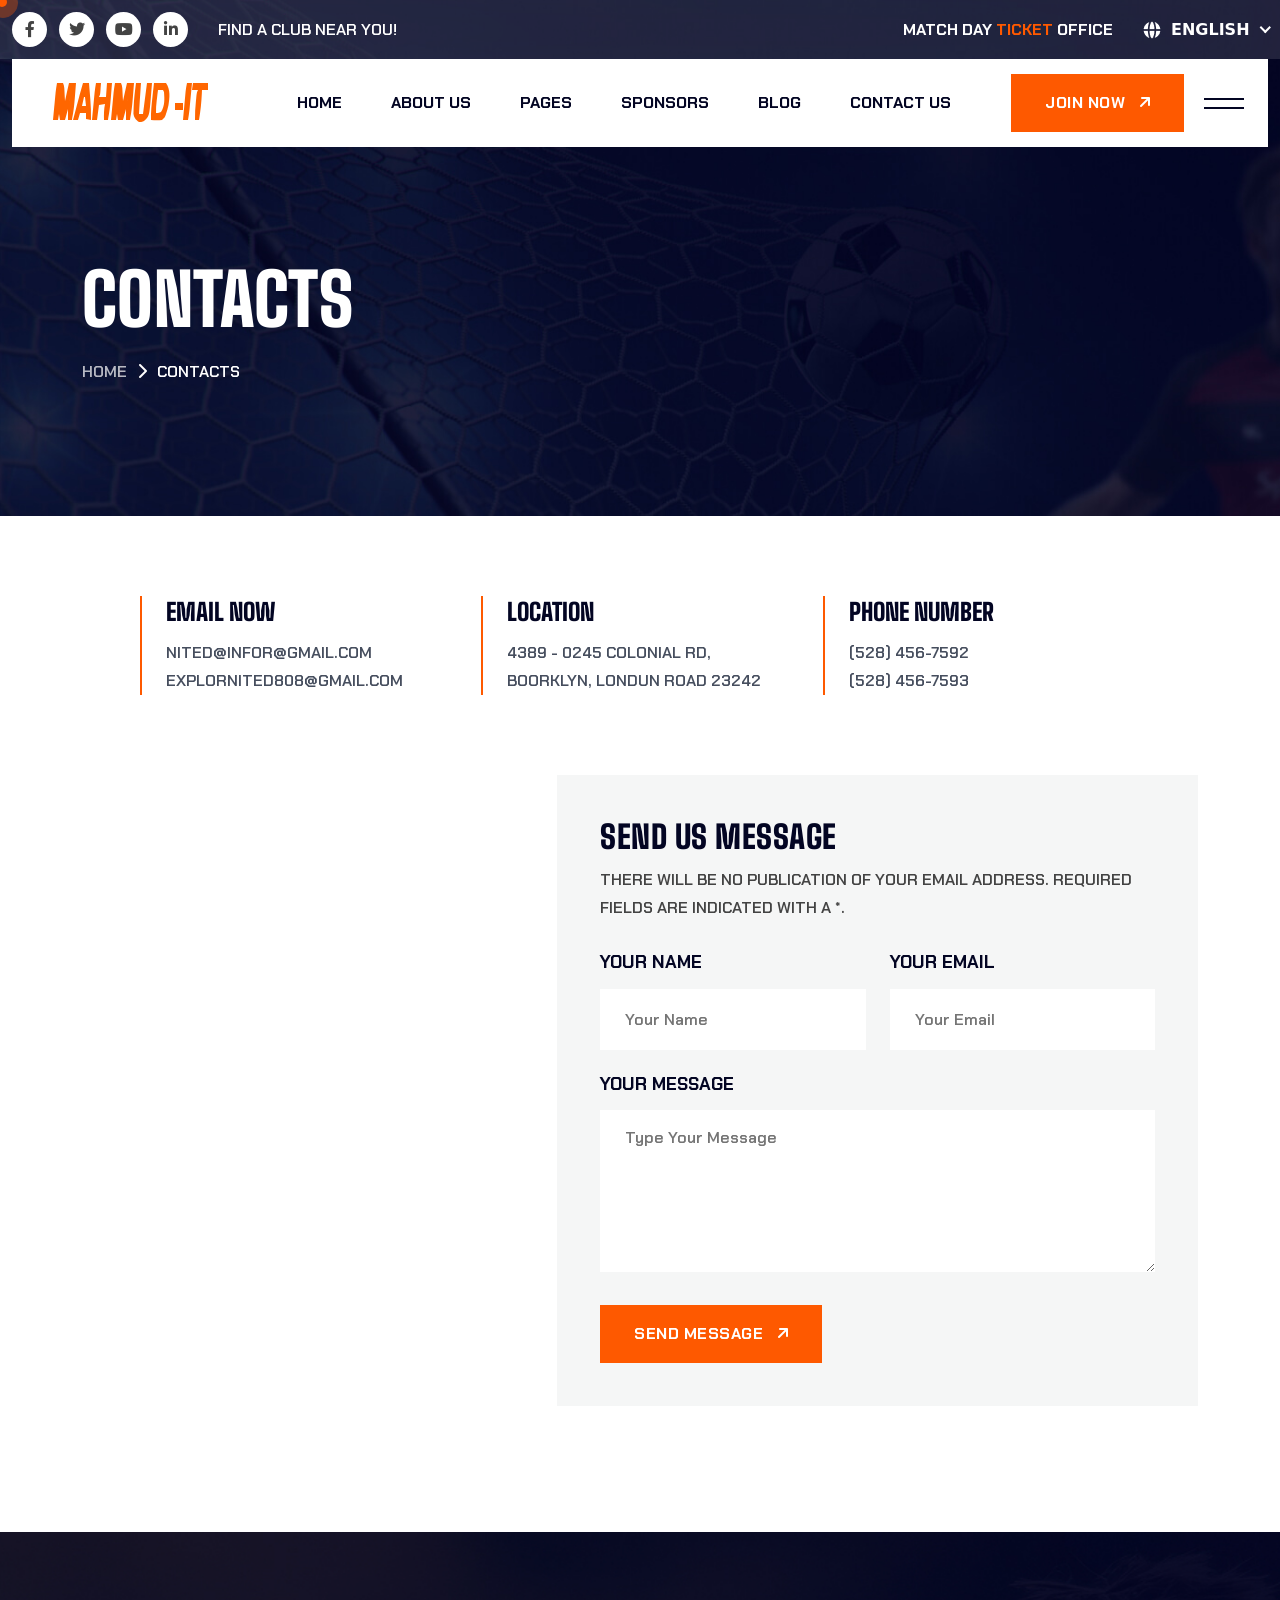
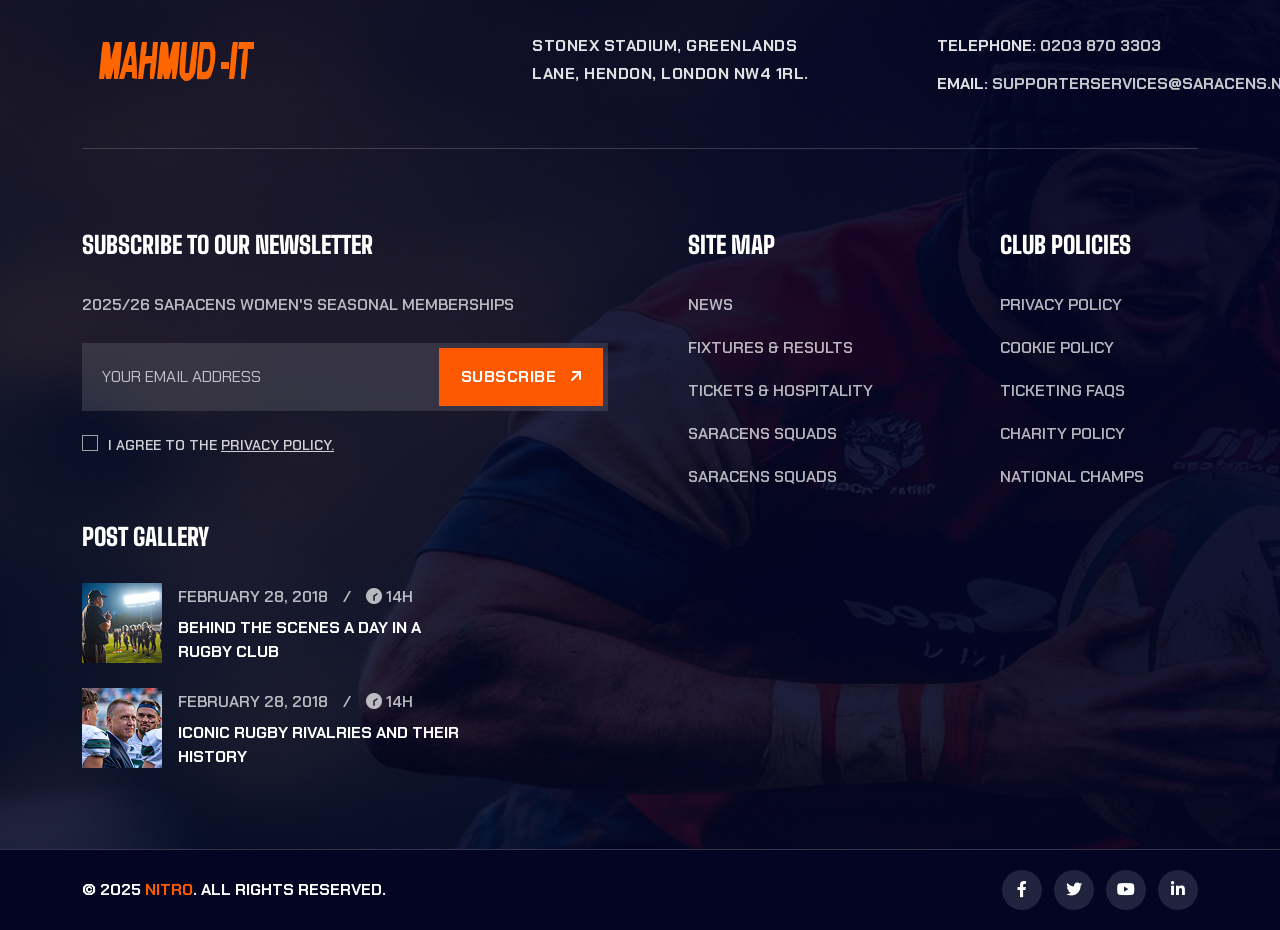
<file: contact.html>
<!DOCTYPE html>
<html lang="en">
    <!--<< Header Area >>-->
    
<head>
        <!-- ========== Meta Tags ========== -->
        <meta charset="UTF-8">
        <meta http-equiv="X-UA-Compatible" content="IE=edge">
        <meta name="viewport" content="width=device-width, initial-scale=1">
        <meta name="author" content="Gramentheme">
        <meta name="description" content="Nitro - Sports Multipurpose HTML Template">
        <!-- ======== Page title ============ -->
        <title>Nitro - Sports Multipurpose HTML Template</title>
        <!--<< Favcion >>-->
        <link rel="shortcut icon" href="assets/img/favicon.svg">
        <!--<< Bootstrap min.css >>-->
        <link rel="stylesheet" href="assets/css/bootstrap.min.css">
        <!--<< All Min Css >>-->
        <link rel="stylesheet" href="assets/css/all.min.css">
        <!--<< Animate.css >>-->
        <link rel="stylesheet" href="assets/css/animate.css">
        <!--<< Magnific Popup.css >>-->
        <link rel="stylesheet" href="assets/css/magnific-popup.css">
        <!--<< MeanMenu.css >>-->
        <link rel="stylesheet" href="assets/css/meanmenu.css">
        <!--<< Swiper Bundle.css >>-->
        <link rel="stylesheet" href="assets/css/swiper-bundle.min.css">
        <!--<< Nice Select.css >>-->
        <link rel="stylesheet" href="assets/css/nice-select.css">
        <!--<< Main.css >>-->
        <link rel="stylesheet" href="assets/css/main.css">
    </head>
    <body>

          <!-- Preloader Start -->
        <div id="preloader" class="preloader">
            <div class="animation-preloader">
                <div class="spinner">                
                </div>
                <div class="txt-loading">
                    <span data-text-preloader="N" class="letters-loading">
                        N
                    </span>
                    <span data-text-preloader="I" class="letters-loading">
                        I
                    </span>
                    <span data-text-preloader="T" class="letters-loading">
                        T
                    </span>
                    <span data-text-preloader="R" class="letters-loading">
                        R
                    </span>
                    <span data-text-preloader="O" class="letters-loading">
                        O
                    </span>
                </div>
                <p class="text-center">Loading</p>
            </div>
            <div class="loader">
                <div class="row">
                    <div class="col-3 loader-section section-left">
                        <div class="bg"></div>
                    </div>
                    <div class="col-3 loader-section section-left">
                        <div class="bg"></div>
                    </div>
                    <div class="col-3 loader-section section-right">
                        <div class="bg"></div>
                    </div>
                    <div class="col-3 loader-section section-right">
                        <div class="bg"></div>
                    </div>
                </div>
            </div>
        </div>
         <!-- Back To Top Start -->
        <button id="back-top" class="back-to-top">
            <i class="fa-regular fa-arrow-up"></i>
        </button>

        <!-- MouseCursor Start -->
        <div class="mouseCursor cursor-outer"></div>
        <div class="mouseCursor cursor-inner"></div>

        <!-- Offcanvas Area Start -->
        <div class="fix-area">
            <div class="offcanvas__info">
                <div class="offcanvas__wrapper">
                    <div class="offcanvas__content">
                        <div class="offcanvas__top mb-5 d-flex justify-content-between align-items-center">
                            <div class="offcanvas__logo">
                                <a href="index.html">
                                    <img src="assets/img/logo/logo.svg" alt="logo-img">
                                </a>
                            </div>
                            <div class="offcanvas__close">
                                <button>
                                <i class="fas fa-times"></i>
                                </button>
                            </div>
                        </div>
                        <p class="text d-none d-xl-block">
                            Nullam dignissim, ante scelerisque the  is euismod fermentum odio sem semper the is erat, a feugiat leo urna eget eros. Duis Aenean a imperdiet risus.
                        </p>
                        <div class="mobile-menu fix mb-3"></div>
                        <div class="sidebar-image mt-4 d-none d-xl-block">
                            <img class="w-100" src="assets/img/sidebar-image.jpg" alt="img">
                        </div>
                        <div class="offcanvas__contact">
                            <h4>Contact Info</h4>
                            <ul>
                                <li class="d-flex align-items-center">
                                    <div class="offcanvas__contact-icon">
                                        <i class="fal fa-map-marker-alt"></i>
                                    </div>
                                    <div class="offcanvas__contact-text">
                                        <a target="_blank" href="#">Main Street, Melbourne, Australia</a>
                                    </div>
                                </li>
                                <li class="d-flex align-items-center">
                                    <div class="offcanvas__contact-icon mr-15">
                                        <i class="fal fa-envelope"></i>
                                    </div>
                                    <div class="offcanvas__contact-text">
                                        <a href="mailto:info@example.com"><span class="mailto:info@example.com">info@example.com</span></a>
                                    </div>
                                </li>
                                <li class="d-flex align-items-center">
                                    <div class="offcanvas__contact-icon mr-15">
                                        <i class="fal fa-clock"></i>
                                    </div>
                                    <div class="offcanvas__contact-text">
                                        <a target="_blank" href="#">Mod-friday, 09am -05pm</a>
                                    </div>
                                </li>
                                <li class="d-flex align-items-center">
                                    <div class="offcanvas__contact-icon mr-15">
                                        <i class="far fa-phone"></i>
                                    </div>
                                    <div class="offcanvas__contact-text">
                                        <a href="tel:+11002345909">+11002345909</a>
                                    </div>
                                </li>
                            </ul>
                            <a href="club-ranking.html" class="theme-btn mt-4">
                               JOIN NOW <i class="fa-solid fa-arrow-up-right"></i>
                            </a>
                            <div class="social-icon d-flex align-items-center">
                                <a href="#"><i class="fab fa-facebook-f"></i></a>
                                <a href="#"><i class="fab fa-twitter"></i></a>
                                <a href="#"><i class="fab fa-youtube"></i></a>
                                <a href="#"><i class="fab fa-linkedin-in"></i></a>
                            </div>
                        </div>
                    </div>
                </div>
            </div>
        </div>
        <div class="offcanvas__overlay"></div>

        <!-- Header Top Section Start -->
        <header class="header-top-section-3">
            <div class="header-top-section header-section-2">
                <div class="container">
                    <div class="header-top-wrapper">
                        <div class="top-left">
                            <div class="social-icon d-flex align-items-center">
                                <a href="#"><i class="fab fa-facebook-f"></i></a>
                                <a href="#"><i class="fab fa-twitter"></i></a>
                                <a href="#"><i class="fab fa-youtube"></i></a>
                                <a href="#"><i class="fab fa-linkedin-in"></i></a>
                            </div>
                            <p>
                                Find a club near you!
                            </p>
                        </div>
                        <div class="top-right">
                            <p>
                                Match Day <b>Ticket</b> Office
                            </p>
                            <div class="form-clt mt-0">
                            <img src="assets/img/global2.png" alt="">
                            <div class="form">
                                <select class="single-select w-100">
                                    <option>English</option>
                                    <option>Bangla</option>
                                    <option>Hindi</option>
                                </select>
                            </div>
                        </div>
                        </div>
                    </div>
                </div>
            </div>
            <div id="header-sticky" class="header-1 header-3">
                <div class="container">
                    <div class="mega-menu-wrapper">
                        <div class="header-main">
                            <a href="index.html" class="logo">
                                <img src="assets/img/logo/theme-logo.svg" alt="img">
                            </a>
                            <div class="header-left">
                                <div class="mean__menu-wrapper">
                                <div class="main-menu">
                                    <nav id="mobile-menu">
                                        <ul>
                                            <li class="has-dropdown active menu-thumb">
                                                <a href="index.html">
                                                    Home 
                                                </a>
                                                <ul class="submenu has-homemenu">
                                                    <li>
                                                        <div class="homemenu-items">
                                                            <div class="homemenu">
                                                                <div class="homemenu-thumb">
                                                                    <img src="assets/img/header/home-1.jpg" alt="img">
                                                                    <div class="demo-button">
                                                                    <a href="index.html" class="gt-theme-btn">Demo page</a>
                                                                    </div>
                                                                </div>
                                                                <div class="homemenu-content text-center">
                                                                    <h4 class="homemenu-title">
                                                                        Football  
                                                                    </h4>
                                                                </div>
                                                            </div>
                                                            <div class="homemenu">
                                                                <div class="homemenu-thumb mb-15">
                                                                <img src="assets/img/header/home-2.jpg" alt="img">
                                                                    <div class="demo-button">
                                                                    <a href="index-2.html" class="gt-theme-btn">Demo page</a>
                                                                    </div>
                                                                </div>
                                                                <div class="homemenu-content text-center">
                                                                    <h4 class="homemenu-title">
                                                                    Basketball 
                                                                    </h4>
                                                                </div>
                                                            </div>
                                                            <div class="homemenu">
                                                                <div class="homemenu-thumb mb-15">
                                                            <img src="assets/img/header/home-3.jpg" alt="img">
                                                                    <div class="demo-button">
                                                                    <a href="index-3.html" class="gt-theme-btn">Demo page</a>
                                                                    </div>
                                                                </div>
                                                                <div class="homemenu-content text-center">
                                                                    <h4 class="homemenu-title">
                                                                    Rugby Club
                                                                    </h4>
                                                                </div>
                                                            </div>
                                                        </div>
                                                    </li>
                                                </ul>
                                            </li>
                                            <li class="has-dropdown active d-xl-none">
                                                <a href="index.html" class="border-none">
                                                Home
                                                </a>
                                                <ul class="submenu">
                                                    <li><a href="index.html">Football</a></li>
                                                    <li><a href="index-2.html">Basketball</a></li>
                                                    <li><a href="index-3.html">Rugby Club</a></li>
                                                </ul>
                                            </li>
                                            <li>
                                                <a href="about.html">
                                                    About Us
                                                </a>
                                                <ul class="submenu">
                                                    <li><a href="about.html">About Us</a></li>
                                                    <li><a href="about-2.html">About Us 02</a></li>
                                                </ul>
                                            </li>
                                            <li class="has-dropdown">
                                                <a href="news.html">
                                                    Pages
                                                </a>
                                                <ul class="submenu">
                                                    <li><a href="gallery.html">Gallery</a></li>
                                                    <li><a href="club-ranking.html">club rankings</a></li>
                                                    <li><a href="club-line.html">club LineUp</a></li>
                                                    <li><a href="ticket.html">Ticket</a></li>
                                                    <li><a href="404.html">404 Page</a></li>
                                                </ul>
                                            </li>
                                            <li>
                                                <a href="sponsor.html">Sponsors</a>
                                            </li>
                                            <li>
                                                <a href="news-details.html">
                                                    Blog
                                                </a>
                                                <ul class="submenu">
                                                    <li><a href="news-grid.html">Blog Grid</a></li>
                                                    <li><a href="news.html">Blog Standard</a></li>
                                                    <li><a href="news-details.html">Blog Details</a></li>
                                                </ul>
                                            </li>
                                            <li>
                                                <a href="contact.html">Contact Us</a>
                                            </li>
                                        </ul>
                                    </nav>
                                </div>
                            </div>
                            </div>
                            <div class="header-right d-flex justify-content-end align-items-center">
                                <a href="club-ranking.html" class="theme-btn d-none d-xl-block">
                                JOIN NOW <i class="fa-solid fa-arrow-up-right"></i>
                                </a>
                                <div class="header__hamburger d-xl-block my-auto">
                                    <div class="sidebar__toggle">
                                        <div class="header-bar">
                                            <span></span>
                                            <span></span>
                                        </div>
                                    </div>
                                </div>
                            </div>
                        </div>
                    </div>
                </div>
            </div>
        </header>

        <div class="gt-breadcrumb-wrapper bg-cover" style="background-image: url('assets/img/breadcrumb-bg.jpg');">
            <div class="container">
                <div class="gt-page-heading">
                    <div class="gt-breadcrumb-sub-title">
                        <h1 class="text-white wow fadeInUp" data-wow-delay=".3s">Contacts</h1>
                    </div>
                    <ul class="gt-breadcrumb-items wow fadeInUp" data-wow-delay=".5s">
                        <li>
                            <a href="index.html">
                               Home
                            </a>
                        </li>
                        <li>
                            <i class="fa-solid fa-chevron-right"></i>
                        </li>
                        <li>
                            Contacts
                        </li>
                    </ul>
                </div>
            </div>
        </div>
        
       <!-- contact Info Section Start -->
        <section class="contact-info-section fix">
            <div class="container">
                <div class="contact-info-wrapper">
                    <div class="row g-4">
                        <div class="col-xl-4 col-lg-4 col-md-6 col-sm-6">
                            <div class="contact-info-items">
                                <h3>EMAIL NOW</h3>
                                <p>
                                    <a href="mailto:info@example.com">nited@infor@gmail.com </a>
                                    <a href="mailto:explornited808@gmail.com">explornited808@gmail.com </a>
                                </p>
                            </div>
                        </div>
                        <div class="col-xl-4 col-lg-4 col-md-6 col-sm-6">
                            <div class="contact-info-items">
                                <h3>location</h3>
                                <p>
                                    4389 - 0245 Colonial rd,<b> boorklyn, londun road 23242</b>
                                </p>
                            </div>
                        </div>
                        <div class="col-xl-4 col-lg-4 col-md-6 col-sm-6">
                            <div class="contact-info-items">
                                <h3>phone number</h3>
                                <p>
                                    <a href="tel:5284567592">(528) 456-7592 </a>
                                    <a href="tel:5284567593">(528) 456-7593 </a>
                                </p>
                            </div>
                        </div>
                    </div>
                </div>
            </div>
        </section>

        <!-- contact Box Section Start -->
        <section class="contact-box-section fix section-padding pt-0">
            <div class="container">
                <div class="contact-box-wrapper">
                    <div class="row g-4">
                        <div class="col-lg-5">
                             <div class="map-area">
                                <iframe src="https://www.google.com/maps/embed?pb=!1m18!1m12!1m3!1d6678.7619084840835!2d144.9618311901502!3d-37.81450084255415!2m3!1f0!2f0!3f0!3m2!1i1024!2i768!4f13.1!3m3!1m2!1s0x6ad642b4758afc1d%3A0x3119cc820fdfc62e!2sEnvato!5e0!3m2!1sen!2sbd!4v1641984054261!5m2!1sen!2sbd" style="border:0;" allowfullscreen="" loading="lazy"></iframe>
                            </div>
                        </div>
                        <div class="col-lg-7">
                            <div class="gt-contact-right-items">
                                <h2>
                                    Send Us Message
                                </h2>
                                <p>There will be no publication of your email address. Required fields are indicated with a *.</p>
                                <form action="https://ex-coders.com/html/nitro/contact.php" id="contact-form" class="contact-form-box">
                                  <div class="row g-4 align-items-center">
                                      <div class="col-lg-6 col-md-6 wow fadeInUp" data-wow-delay=".3s">
                                        <h4>Your Name</h4>
                                          <div class="form-clt">
                                              <input type="text" name="name" id="name" placeholder="Your Name">
                                          </div>
                                      </div>
                                      <div class="col-lg-6 col-md-6 wow fadeInUp" data-wow-delay=".5s">
                                        <h4>Your Email</h4>
                                          <div class="form-clt">
                                              <input type="text" name="email" id="email2" placeholder="Your Email">
                                          </div>
                                      </div>
                                      <div class="col-lg-12 wow fadeInUp" data-wow-delay=".3s">
                                        <h4>Your Message</h4>
                                          <div class="form-clt">
                                              <textarea name="message" id="message" placeholder="Type your message"></textarea>
                                          </div>
                                      </div>
                                      <div class="col-lg-12 wow fadeInUp" data-wow-delay=".5s">
                                         <button class="theme-btn mt-0" type="submit">
                                           SEND MESSAGE <i class="fa-solid fa-arrow-up-right"></i>
                                        </button>
                                      </div>
                                  </div>
                              </form>
                            </div>
                        </div>
                    </div>
                </div>
            </div>
        </section>

       <!-- Footer Section Start -->
        <footer class="footer-section-3 bg-cover" style="background-image: url('assets/img/home-3/footer-bg.jpg');">
            <div class="container">
                <div class="footer-top-wrapper-3">
                   <div class="row g-4 justify-content-between">
                        <div class="col-xl-3 col-lg-6 col-md-6 wow fadeInUp" data-wow-delay=".3s">
                             <a href="index.html">
                                <img src="assets/img/logo/black-logo.svg" alt="img">
                            </a>
                        </div>
                        <div class="col-xl-4 col-lg-6 col-md-6 wow fadeInUp" data-wow-delay=".5s">
                        <p>
                            StoneX Stadium, Greenlands Lane, Hendon, London NW4 1RL.
                        </p>
                        </div>
                        <div class="col-xl-3 col-lg-6 col-md-6 wow fadeInUp" data-wow-delay=".7s">
                            <ul>
                                <li>
                                    Telephone: <a href="tel:02038703303">0203 870 3303</a>
                                </li>
                                <li>
                                    Email: <a href="tel:supporterservices@saracens.net">supporterservices@saracens.net</a>
                                </li>
                            </ul>
                        </div>
                   </div>
                </div>
                <div class="footer-widget-wrapper style-3">
                    <div class="row justify-content-between">
                        <div class="col-xxl-4 col-xl-6 col-lg-6 col-md-6 wow fadeInUp" data-wow-delay=".3s">
                            <div class="footer-widget-items style-right-30">
                                <div class="widget-head">
                                    <h3>
                                       Subscribe to our newsletter
                                    </h3>
                                </div>
                                <div class="footer-content">
                                    <p>
                                        2025/26 Saracens Women's Seasonal Memberships
                                    </p>
                                   <div class="footer-form mt-4">
                                    <form action="#">
                                        <input type="text" placeholder="Your Email Address">
                                        <button class="theme-btn" type="submit">
                                            Subscribe <i class="fa-solid fa-arrow-up-right"></i>
                                        </button>
                                    </form>
                                    <div class="form-check">
                                        <input class="form-check-input" type="checkbox" value="" id="flexCheckDefault">
                                        <label class="form-check-label" for="flexCheckDefault">
                                            I agree to the <a href="contact.html">Privacy Policy.</a>
                                        </label>
                                    </div>
                                </div>
                                </div>
                            </div>
                        </div>
                        <div class="col-xxl-4 col-xl-6 ps-lg-5 col-lg-6 col-md-6 wow fadeInUp" data-wow-delay=".5s">
                            <div class="row">
                                <div class="col-sm-7">
                                    <div class="footer-widget-items">
                                        <div class="widget-head">
                                            <h3>
                                            Site Map
                                            </h3>
                                        </div>
                                        <ul class="list-area">
                                            <li>
                                                <a href="news.html">News</a>
                                            </li>
                                            <li>
                                                <a href="contact.html">Fixtures & Results</a>
                                            </li>
                                            <li>
                                                <a href="ticket.html">Tickets & Hospitality</a>
                                            </li>
                                            <li>
                                                <a href="contact.html">Saracens Squads</a>
                                            </li>
                                            <li>
                                                <a href="contact.html">Saracens Squads</a>
                                            </li>
                                        </ul>
                                    </div>
                                </div>
                                <div class="col-sm-5">
                                    <div class="footer-widget-items">
                                        <div class="widget-head">
                                            <h3>
                                            Club Policies
                                            </h3>
                                        </div>
                                        <ul class="list-area">
                                            <li>
                                                <a href="contact.html">Privacy Policy</a>
                                            </li>
                                            <li>
                                                <a href="contact.html">Cookie Policy</a>
                                            </li>
                                            <li>
                                                <a href="ticket.html">Ticketing FAQs</a>
                                            </li>
                                            <li>
                                                <a href="contact.html">Charity Policy</a>
                                            </li>
                                            <li>
                                                <a href="contact.html">National Champs</a>
                                            </li>
                                        </ul>
                                    </div>
                                </div>
                            </div>
                        </div>
                        <div class="col-xxl-4 col-xl-6 col-lg-6 col-md-6 wow fadeInUp" data-wow-delay=".7s">
                            <div class="footer-widget-items footer-left-40">
                                <div class="widget-head">
                                    <h3>
                                      POST GALLERY
                                    </h3>
                                </div>
                               <ul class="footer-post-items">
                                    <li>
                                        <div class="thumb">
                                            <img src="assets/img/home-3/post-1.jpg" alt="img">
                                        </div>
                                        <div class="content">
                                            <div class="top-text">
                                                <p>
                                                    February 28, 2018
                                                </p>
                                                /
                                                <span>
                                                    <i class="fa-solid fa-clock-two-thirty"></i> 14h
                                                </span>
                                            </div>
                                            <h6>
                                                <a href="news-details.html">Behind the Scenes A Day in a Rugby Club</a>
                                            </h6>
                                        </div>
                                    </li>
                                    <li>
                                        <div class="thumb">
                                            <img src="assets/img/home-3/post-2.jpg" alt="img">
                                        </div>
                                        <div class="content">
                                            <div class="top-text">
                                                <p>
                                                    February 28, 2018
                                                </p>
                                                /
                                                <span>
                                                    <i class="fa-solid fa-clock-two-thirty"></i> 14h
                                                </span>
                                            </div>
                                            <h6>
                                                <a href="news-details.html">Iconic Rugby Rivalries and Their History</a>
                                            </h6>
                                        </div>
                                    </li>
                               </ul>
                            </div>
                        </div>
                    </div>
                </div>
            </div>
            <div class="footer-bottom style-3">
                <div class="container">
                    <div class="footer-bottom-wrapper-3">
                        <p class="wow fadeInUp" data-wow-delay=".3s">
                            © 2025<b> NITRO</b>. All Rights Reserved.
                        </p>
                        <div class="social-icon d-flex align-items-center wow fadeInUp" data-wow-delay=".5s">
                            <a href="#"><i class="fab fa-facebook-f"></i></a>
                            <a href="#"><i class="fab fa-twitter"></i></a>
                            <a href="#"><i class="fab fa-youtube"></i></a>
                            <a href="#"><i class="fab fa-linkedin-in"></i></a>
                        </div>
                    </div>
                </div>
            </div>
        </footer>
        
        
        <!--<< All JS Plugins >>-->
        <script src="assets/js/jquery-3.7.1.min.js"></script>
        <!--<< Viewport Js >>-->
        <script src="assets/js/viewport.jquery.js"></script>
        <!--<< Bootstrap Js >>-->
        <script src="assets/js/bootstrap.bundle.min.js"></script>
        <!--<< nice-selec Js >>-->
        <script src="assets/js/jquery.nice-select.min.js"></script>
        <!--<< Waypoints Js >>-->
        <script src="assets/js/jquery.waypoints.js"></script>
        <!--<< Counterup Js >>-->
        <script src="assets/js/jquery.counterup.min.js"></script>
        <!--<< Swiper Slider Js >>-->
        <script src="assets/js/swiper-bundle.min.js"></script>
        <!--<< MeanMenu Js >>-->
        <script src="assets/js/jquery.meanmenu.min.js"></script>
        <!--<< Parallaxie Js >>-->
        <script src="assets/js/parallaxie.js"></script>
        <!--<< Magnific Popup Js >>-->
        <script src="assets/js/jquery.magnific-popup.min.js"></script>
        <!--<< Wow Animation Js >>-->
        <script src="assets/js/wow.min.js"></script>
        <!--<< Gsap Animation Js >>-->
        <script src="assets/js/gsap.min.js"></script>
        <!--<< ScrollTrigger Js >>-->
        <script src="assets/js/ScrollTrigger.min.js"></script>
        <!--<< SplitText Js >>-->
        <script src="assets/js/SplitText.min.js"></script>
        <!--<< splitType Js >>-->
        <script src="assets/js/splitType.js"></script>
        <!--<< Ajax.js >>-->
        <script src="assets/js/ajax-mail.js"></script>
        <!--<< Main.js >>-->
        <script src="assets/js/main.js"></script>
    </body>

</html>
</file>
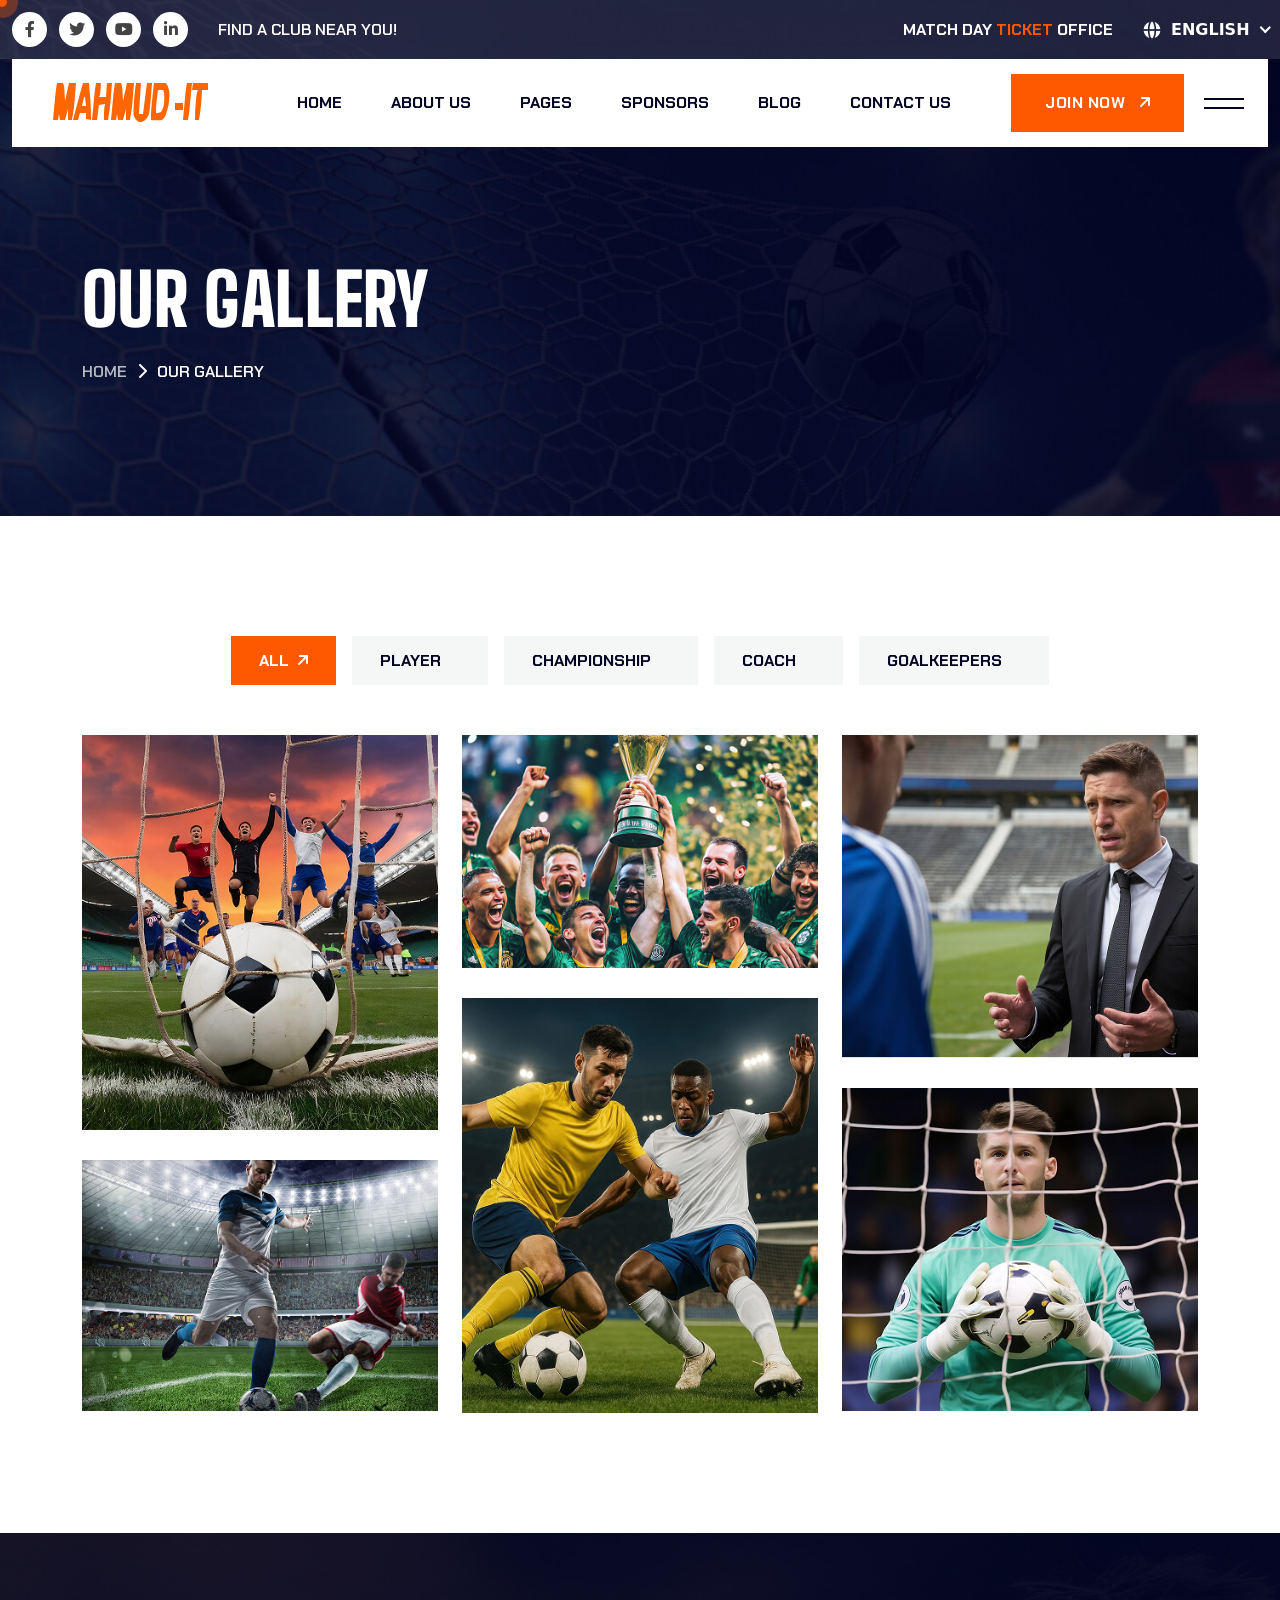
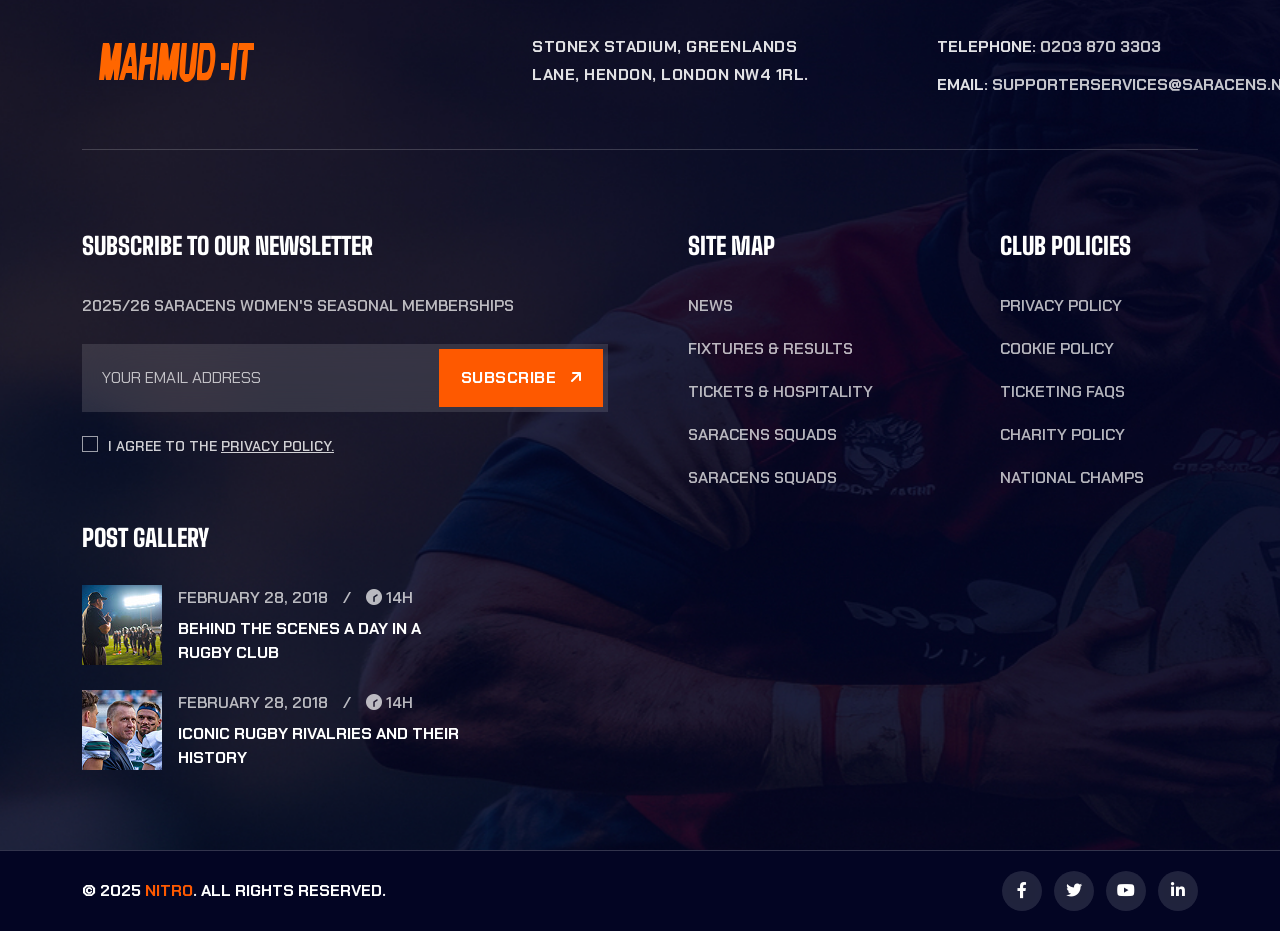
<file: gallery.html>
<!DOCTYPE html>
<html lang="en">
    <!--<< Header Area >>-->
    
<head>
        <!-- ========== Meta Tags ========== -->
        <meta charset="UTF-8">
        <meta http-equiv="X-UA-Compatible" content="IE=edge">
        <meta name="viewport" content="width=device-width, initial-scale=1">
        <meta name="author" content="Gramentheme">
        <meta name="description" content="Nitro - Sports Multipurpose HTML Template">
        <!-- ======== Page title ============ -->
        <title>Nitro - Sports Multipurpose HTML Template</title>
        <!--<< Favcion >>-->
        <link rel="shortcut icon" href="assets/img/favicon.svg">
        <!--<< Bootstrap min.css >>-->
        <link rel="stylesheet" href="assets/css/bootstrap.min.css">
        <!--<< All Min Css >>-->
        <link rel="stylesheet" href="assets/css/all.min.css">
        <!--<< Animate.css >>-->
        <link rel="stylesheet" href="assets/css/animate.css">
        <!--<< Magnific Popup.css >>-->
        <link rel="stylesheet" href="assets/css/magnific-popup.css">
        <!--<< MeanMenu.css >>-->
        <link rel="stylesheet" href="assets/css/meanmenu.css">
        <!--<< Swiper Bundle.css >>-->
        <link rel="stylesheet" href="assets/css/swiper-bundle.min.css">
        <!--<< Nice Select.css >>-->
        <link rel="stylesheet" href="assets/css/nice-select.css">
        <!--<< Main.css >>-->
        <link rel="stylesheet" href="assets/css/main.css">
    </head>
    <body>

        <!-- Preloader Start -->
        <div id="preloader" class="preloader">
            <div class="animation-preloader">
                <div class="spinner">                
                </div>
                <div class="txt-loading">
                    <span data-text-preloader="N" class="letters-loading">
                        N
                    </span>
                    <span data-text-preloader="I" class="letters-loading">
                        I
                    </span>
                    <span data-text-preloader="T" class="letters-loading">
                        T
                    </span>
                    <span data-text-preloader="R" class="letters-loading">
                        R
                    </span>
                    <span data-text-preloader="O" class="letters-loading">
                        O
                    </span>
                </div>
                <p class="text-center">Loading</p>
            </div>
            <div class="loader">
                <div class="row">
                    <div class="col-3 loader-section section-left">
                        <div class="bg"></div>
                    </div>
                    <div class="col-3 loader-section section-left">
                        <div class="bg"></div>
                    </div>
                    <div class="col-3 loader-section section-right">
                        <div class="bg"></div>
                    </div>
                    <div class="col-3 loader-section section-right">
                        <div class="bg"></div>
                    </div>
                </div>
            </div>
        </div>

         <!-- Back To Top Start -->
        <button id="back-top" class="back-to-top">
            <i class="fa-regular fa-arrow-up"></i>
        </button>

        <!-- MouseCursor Start -->
        <div class="mouseCursor cursor-outer"></div>
        <div class="mouseCursor cursor-inner"></div>

        <!-- Offcanvas Area Start -->
        <div class="fix-area">
            <div class="offcanvas__info">
                <div class="offcanvas__wrapper">
                    <div class="offcanvas__content">
                        <div class="offcanvas__top mb-5 d-flex justify-content-between align-items-center">
                            <div class="offcanvas__logo">
                                <a href="index.html">
                                    <img src="assets/img/logo/logo.svg" alt="logo-img">
                                </a>
                            </div>
                            <div class="offcanvas__close">
                                <button>
                                <i class="fas fa-times"></i>
                                </button>
                            </div>
                        </div>
                        <p class="text d-none d-xl-block">
                            Nullam dignissim, ante scelerisque the  is euismod fermentum odio sem semper the is erat, a feugiat leo urna eget eros. Duis Aenean a imperdiet risus.
                        </p>
                        <div class="mobile-menu fix mb-3"></div>
                        <div class="sidebar-image mt-4 d-none d-xl-block">
                            <img class="w-100" src="assets/img/sidebar-image.jpg" alt="img">
                        </div>
                        <div class="offcanvas__contact">
                            <h4>Contact Info</h4>
                            <ul>
                                <li class="d-flex align-items-center">
                                    <div class="offcanvas__contact-icon">
                                        <i class="fal fa-map-marker-alt"></i>
                                    </div>
                                    <div class="offcanvas__contact-text">
                                        <a target="_blank" href="#">Main Street, Melbourne, Australia</a>
                                    </div>
                                </li>
                                <li class="d-flex align-items-center">
                                    <div class="offcanvas__contact-icon mr-15">
                                        <i class="fal fa-envelope"></i>
                                    </div>
                                    <div class="offcanvas__contact-text">
                                        <a href="mailto:info@example.com"><span class="mailto:info@example.com">info@example.com</span></a>
                                    </div>
                                </li>
                                <li class="d-flex align-items-center">
                                    <div class="offcanvas__contact-icon mr-15">
                                        <i class="fal fa-clock"></i>
                                    </div>
                                    <div class="offcanvas__contact-text">
                                        <a target="_blank" href="#">Mod-friday, 09am -05pm</a>
                                    </div>
                                </li>
                                <li class="d-flex align-items-center">
                                    <div class="offcanvas__contact-icon mr-15">
                                        <i class="far fa-phone"></i>
                                    </div>
                                    <div class="offcanvas__contact-text">
                                        <a href="tel:+11002345909">+11002345909</a>
                                    </div>
                                </li>
                            </ul>
                            <a href="club-ranking.html" class="theme-btn mt-4">
                               JOIN NOW <i class="fa-solid fa-arrow-up-right"></i>
                            </a>
                            <div class="social-icon d-flex align-items-center">
                                <a href="#"><i class="fab fa-facebook-f"></i></a>
                                <a href="#"><i class="fab fa-twitter"></i></a>
                                <a href="#"><i class="fab fa-youtube"></i></a>
                                <a href="#"><i class="fab fa-linkedin-in"></i></a>
                            </div>
                        </div>
                    </div>
                </div>
            </div>
        </div>
        <div class="offcanvas__overlay"></div>

        <!-- Header Top Section Start -->
        <header class="header-top-section-3">
            <div class="header-top-section header-section-2">
                <div class="container">
                    <div class="header-top-wrapper">
                        <div class="top-left">
                            <div class="social-icon d-flex align-items-center">
                                <a href="#"><i class="fab fa-facebook-f"></i></a>
                                <a href="#"><i class="fab fa-twitter"></i></a>
                                <a href="#"><i class="fab fa-youtube"></i></a>
                                <a href="#"><i class="fab fa-linkedin-in"></i></a>
                            </div>
                            <p>
                                Find a club near you!
                            </p>
                        </div>
                        <div class="top-right">
                            <p>
                                Match Day <b>Ticket</b> Office
                            </p>
                            <div class="form-clt mt-0">
                            <img src="assets/img/global2.png" alt="">
                            <div class="form">
                                <select class="single-select w-100">
                                    <option>English</option>
                                    <option>Bangla</option>
                                    <option>Hindi</option>
                                </select>
                            </div>
                        </div>
                        </div>
                    </div>
                </div>
            </div>
            <div id="header-sticky" class="header-1 header-3">
                <div class="container">
                    <div class="mega-menu-wrapper">
                        <div class="header-main">
                            <a href="index.html" class="logo">
                                <img src="assets/img/logo/theme-logo.svg" alt="img">
                            </a>
                            <div class="header-left">
                                <div class="mean__menu-wrapper">
                                <div class="main-menu">
                                    <nav id="mobile-menu">
                                        <ul>
                                            <li class="has-dropdown active menu-thumb">
                                                <a href="index.html">
                                                    Home 
                                                </a>
                                                <ul class="submenu has-homemenu">
                                                    <li>
                                                        <div class="homemenu-items">
                                                            <div class="homemenu">
                                                                <div class="homemenu-thumb">
                                                                    <img src="assets/img/header/home-1.jpg" alt="img">
                                                                    <div class="demo-button">
                                                                    <a href="index.html" class="gt-theme-btn">Demo page</a>
                                                                    </div>
                                                                </div>
                                                                <div class="homemenu-content text-center">
                                                                    <h4 class="homemenu-title">
                                                                        Football  
                                                                    </h4>
                                                                </div>
                                                            </div>
                                                            <div class="homemenu">
                                                                <div class="homemenu-thumb mb-15">
                                                                <img src="assets/img/header/home-2.jpg" alt="img">
                                                                    <div class="demo-button">
                                                                    <a href="index-2.html" class="gt-theme-btn">Demo page</a>
                                                                    </div>
                                                                </div>
                                                                <div class="homemenu-content text-center">
                                                                    <h4 class="homemenu-title">
                                                                    Basketball 
                                                                    </h4>
                                                                </div>
                                                            </div>
                                                            <div class="homemenu">
                                                                <div class="homemenu-thumb mb-15">
                                                            <img src="assets/img/header/home-3.jpg" alt="img">
                                                                    <div class="demo-button">
                                                                    <a href="index-3.html" class="gt-theme-btn">Demo page</a>
                                                                    </div>
                                                                </div>
                                                                <div class="homemenu-content text-center">
                                                                    <h4 class="homemenu-title">
                                                                    Rugby Club
                                                                    </h4>
                                                                </div>
                                                            </div>
                                                        </div>
                                                    </li>
                                                </ul>
                                            </li>
                                            <li class="has-dropdown active d-xl-none">
                                                <a href="index.html" class="border-none">
                                                Home
                                                </a>
                                                <ul class="submenu">
                                                    <li><a href="index.html">Football</a></li>
                                                    <li><a href="index-2.html">Basketball</a></li>
                                                    <li><a href="index-3.html">Rugby Club</a></li>
                                                </ul>
                                            </li>
                                            <li>
                                                <a href="about.html">
                                                    About Us
                                                </a>
                                                <ul class="submenu">
                                                    <li><a href="about.html">About Us</a></li>
                                                    <li><a href="about-2.html">About Us 02</a></li>
                                                </ul>
                                            </li>
                                            <li class="has-dropdown">
                                                <a href="news.html">
                                                    Pages
                                                </a>
                                                <ul class="submenu">
                                                    <li><a href="gallery.html">Gallery</a></li>
                                                    <li><a href="club-ranking.html">club rankings</a></li>
                                                    <li><a href="club-line.html">club LineUp</a></li>
                                                    <li><a href="ticket.html">Ticket</a></li>
                                                    <li><a href="404.html">404 Page</a></li>
                                                </ul>
                                            </li>
                                            <li>
                                                <a href="sponsor.html">Sponsors</a>
                                            </li>
                                            <li>
                                                <a href="news-details.html">
                                                    Blog
                                                </a>
                                                <ul class="submenu">
                                                    <li><a href="news-grid.html">Blog Grid</a></li>
                                                    <li><a href="news.html">Blog Standard</a></li>
                                                    <li><a href="news-details.html">Blog Details</a></li>
                                                </ul>
                                            </li>
                                            <li>
                                                <a href="contact.html">Contact Us</a>
                                            </li>
                                        </ul>
                                    </nav>
                                </div>
                            </div>
                            </div>
                            <div class="header-right d-flex justify-content-end align-items-center">
                                <a href="club-ranking.html" class="theme-btn d-none d-xl-block">
                                JOIN NOW <i class="fa-solid fa-arrow-up-right"></i>
                                </a>
                                <div class="header__hamburger d-xl-block my-auto">
                                    <div class="sidebar__toggle">
                                        <div class="header-bar">
                                            <span></span>
                                            <span></span>
                                        </div>
                                    </div>
                                </div>
                            </div>
                        </div>
                    </div>
                </div>
            </div>
        </header>

        <div class="gt-breadcrumb-wrapper bg-cover" style="background-image: url('assets/img/breadcrumb-bg.jpg');">
            <div class="container">
                <div class="gt-page-heading">
                    <div class="gt-breadcrumb-sub-title">
                        <h1 class="text-white wow fadeInUp" data-wow-delay=".3s">Our Gallery</h1>
                    </div>
                    <ul class="gt-breadcrumb-items wow fadeInUp" data-wow-delay=".5s">
                        <li>
                            <a href="index.html">
                               Home
                            </a>
                        </li>
                        <li>
                            <i class="fa-solid fa-chevron-right"></i>
                        </li>
                        <li>
                           Our Gallery
                        </li>
                    </ul>
                </div>
            </div>
        </div>
        
        <!-- Gallery Section Start -->
        <div class="gallery-section fix section-padding">
            <div class="container">
                <ul class="nav">
                    <li class="nav-item">
                        <a href="#all" data-bs-toggle="tab" class="nav-link active">
                            all <i class="fa-solid fa-arrow-up-right"></i>
                        </a>
                    </li>
                    <li class="nav-item">
                        <a href="#PLAYER" data-bs-toggle="tab" class="nav-link">
                            PLAYER <i class="fa-solid fa-arrow-up-right"></i>
                        </a>
                    </li>
                    <li class="nav-item">
                        <a href="#championship" data-bs-toggle="tab" class="nav-link">
                            championship <i class="fa-solid fa-arrow-up-right"></i>
                        </a>
                    </li>
                    <li class="nav-item">
                        <a href="#coach" data-bs-toggle="tab" class="nav-link">
                            coach <i class="fa-solid fa-arrow-up-right"></i>
                        </a>
                    </li>
                    <li class="nav-item">
                        <a href="#goalkeepers" data-bs-toggle="tab" class="nav-link">
                            goalkeepers <i class="fa-solid fa-arrow-up-right"></i>
                        </a>
                    </li>
                </ul>
                <div class="tab-content">
                    <div id="all" class="tab-pane fade show active">
                        <div class="row">
                            <div class="col-xl-4 col-lg-6 col-md-6">
                                <div class="gallery-thumb-inner">
                                    <img src="assets/img/inner/gallery/g1.jpg" alt="img">
                                    <a href="#" class="gt-icon">
                                        <i class="fa-brands fa-instagram"></i>
                                    </a>
                                </div>
                                <div class="gallery-thumb-inner">
                                    <img src="assets/img/inner/gallery/g2.jpg" alt="img">
                                    <a href="#" class="gt-icon">
                                        <i class="fa-brands fa-instagram"></i>
                                    </a>
                                </div>
                            </div>
                            <div class="col-xl-4 col-lg-6 col-md-6">
                                <div class="gallery-thumb-inner">
                                    <img src="assets/img/inner/gallery/g3.jpg" alt="img">
                                    <a href="#" class="gt-icon">
                                        <i class="fa-brands fa-instagram"></i>
                                    </a>
                                </div>
                                <div class="gallery-thumb-inner">
                                    <img src="assets/img/inner/gallery/g4.jpg" alt="img">
                                    <a href="#" class="gt-icon">
                                        <i class="fa-brands fa-instagram"></i>
                                    </a>
                                </div>
                            </div>
                            <div class="col-xl-4 col-lg-6 col-md-6">
                                <div class="gallery-thumb-inner">
                                    <img src="assets/img/inner/gallery/g5.jpg" alt="img">
                                    <a href="#" class="gt-icon">
                                        <i class="fa-brands fa-instagram"></i>
                                    </a>
                                </div>
                                <div class="gallery-thumb-inner">
                                    <img src="assets/img/inner/gallery/g6.jpg" alt="img">
                                    <a href="#" class="gt-icon">
                                        <i class="fa-brands fa-instagram"></i>
                                    </a>
                                </div>
                            </div>
                        </div>
                    </div>
                    <div id="PLAYER" class="tab-pane fade">
                       <div class="row">
                            <div class="col-xl-4 col-lg-6 col-md-6">
                                <div class="gallery-thumb-inner">
                                    <img src="assets/img/inner/gallery/g1.jpg" alt="img">
                                    <a href="#" class="gt-icon">
                                        <i class="fa-brands fa-instagram"></i>
                                    </a>
                                </div>
                                <div class="gallery-thumb-inner">
                                    <img src="assets/img/inner/gallery/g2.jpg" alt="img">
                                    <a href="#" class="gt-icon">
                                        <i class="fa-brands fa-instagram"></i>
                                    </a>
                                </div>
                            </div>
                            <div class="col-xl-4 col-lg-6 col-md-6">
                                <div class="gallery-thumb-inner">
                                    <img src="assets/img/inner/gallery/g3.jpg" alt="img">
                                    <a href="#" class="gt-icon">
                                        <i class="fa-brands fa-instagram"></i>
                                    </a>
                                </div>
                                <div class="gallery-thumb-inner">
                                    <img src="assets/img/inner/gallery/g4.jpg" alt="img">
                                    <a href="#" class="gt-icon">
                                        <i class="fa-brands fa-instagram"></i>
                                    </a>
                                </div>
                            </div>
                            <div class="col-xl-4 col-lg-6 col-md-6">
                                <div class="gallery-thumb-inner">
                                    <img src="assets/img/inner/gallery/g5.jpg" alt="img">
                                    <a href="#" class="gt-icon">
                                        <i class="fa-brands fa-instagram"></i>
                                    </a>
                                </div>
                                <div class="gallery-thumb-inner">
                                    <img src="assets/img/inner/gallery/g6.jpg" alt="img">
                                    <a href="#" class="gt-icon">
                                        <i class="fa-brands fa-instagram"></i>
                                    </a>
                                </div>
                            </div>
                        </div>
                    </div>
                    <div id="championship" class="tab-pane fade">
                       <div class="row">
                            <div class="col-xl-4 col-lg-6 col-md-6">
                                <div class="gallery-thumb-inner">
                                    <img src="assets/img/inner/gallery/g1.jpg" alt="img">
                                    <a href="#" class="gt-icon">
                                        <i class="fa-brands fa-instagram"></i>
                                    </a>
                                </div>
                                <div class="gallery-thumb-inner">
                                    <img src="assets/img/inner/gallery/g2.jpg" alt="img">
                                    <a href="#" class="gt-icon">
                                        <i class="fa-brands fa-instagram"></i>
                                    </a>
                                </div>
                            </div>
                            <div class="col-xl-4 col-lg-6 col-md-6">
                                <div class="gallery-thumb-inner">
                                    <img src="assets/img/inner/gallery/g3.jpg" alt="img">
                                    <a href="#" class="gt-icon">
                                        <i class="fa-brands fa-instagram"></i>
                                    </a>
                                </div>
                                <div class="gallery-thumb-inner">
                                    <img src="assets/img/inner/gallery/g4.jpg" alt="img">
                                    <a href="#" class="gt-icon">
                                        <i class="fa-brands fa-instagram"></i>
                                    </a>
                                </div>
                            </div>
                            <div class="col-xl-4 col-lg-6 col-md-6">
                                <div class="gallery-thumb-inner">
                                    <img src="assets/img/inner/gallery/g5.jpg" alt="img">
                                    <a href="#" class="gt-icon">
                                        <i class="fa-brands fa-instagram"></i>
                                    </a>
                                </div>
                                <div class="gallery-thumb-inner">
                                    <img src="assets/img/inner/gallery/g6.jpg" alt="img">
                                    <a href="#" class="gt-icon">
                                        <i class="fa-brands fa-instagram"></i>
                                    </a>
                                </div>
                            </div>
                        </div>
                    </div>
                    <div id="coach" class="tab-pane fade">
                        <div class="row">
                            <div class="col-xl-4 col-lg-6 col-md-6">
                                <div class="gallery-thumb-inner">
                                    <img src="assets/img/inner/gallery/g1.jpg" alt="img">
                                    <a href="#" class="gt-icon">
                                        <i class="fa-brands fa-instagram"></i>
                                    </a>
                                </div>
                                <div class="gallery-thumb-inner">
                                    <img src="assets/img/inner/gallery/g2.jpg" alt="img">
                                    <a href="#" class="gt-icon">
                                        <i class="fa-brands fa-instagram"></i>
                                    </a>
                                </div>
                            </div>
                            <div class="col-xl-4 col-lg-6 col-md-6">
                                <div class="gallery-thumb-inner">
                                    <img src="assets/img/inner/gallery/g3.jpg" alt="img">
                                    <a href="#" class="gt-icon">
                                        <i class="fa-brands fa-instagram"></i>
                                    </a>
                                </div>
                                <div class="gallery-thumb-inner">
                                    <img src="assets/img/inner/gallery/g4.jpg" alt="img">
                                    <a href="#" class="gt-icon">
                                        <i class="fa-brands fa-instagram"></i>
                                    </a>
                                </div>
                            </div>
                            <div class="col-xl-4 col-lg-6 col-md-6">
                                <div class="gallery-thumb-inner">
                                    <img src="assets/img/inner/gallery/g5.jpg" alt="img">
                                    <a href="#" class="gt-icon">
                                        <i class="fa-brands fa-instagram"></i>
                                    </a>
                                </div>
                                <div class="gallery-thumb-inner">
                                    <img src="assets/img/inner/gallery/g6.jpg" alt="img">
                                    <a href="#" class="gt-icon">
                                        <i class="fa-brands fa-instagram"></i>
                                    </a>
                                </div>
                            </div>
                        </div>
                    </div>
                    <div id="goalkeepers" class="tab-pane fade">
                       <div class="row">
                            <div class="col-xl-4 col-lg-6 col-md-6">
                                <div class="gallery-thumb-inner">
                                    <img src="assets/img/inner/gallery/g1.jpg" alt="img">
                                    <a href="#" class="gt-icon">
                                        <i class="fa-brands fa-instagram"></i>
                                    </a>
                                </div>
                                <div class="gallery-thumb-inner">
                                    <img src="assets/img/inner/gallery/g2.jpg" alt="img">
                                    <a href="#" class="gt-icon">
                                        <i class="fa-brands fa-instagram"></i>
                                    </a>
                                </div>
                            </div>
                            <div class="col-xl-4 col-lg-6 col-md-6">
                                <div class="gallery-thumb-inner">
                                    <img src="assets/img/inner/gallery/g3.jpg" alt="img">
                                    <a href="#" class="gt-icon">
                                        <i class="fa-brands fa-instagram"></i>
                                    </a>
                                </div>
                                <div class="gallery-thumb-inner">
                                    <img src="assets/img/inner/gallery/g4.jpg" alt="img">
                                    <a href="#" class="gt-icon">
                                        <i class="fa-brands fa-instagram"></i>
                                    </a>
                                </div>
                            </div>
                            <div class="col-xl-4 col-lg-6 col-md-6">
                                <div class="gallery-thumb-inner">
                                    <img src="assets/img/inner/gallery/g5.jpg" alt="img">
                                    <a href="#" class="gt-icon">
                                        <i class="fa-brands fa-instagram"></i>
                                    </a>
                                </div>
                                <div class="gallery-thumb-inner">
                                    <img src="assets/img/inner/gallery/g6.jpg" alt="img">
                                    <a href="#" class="gt-icon">
                                        <i class="fa-brands fa-instagram"></i>
                                    </a>
                                </div>
                            </div>
                        </div>
                    </div>
                </div>
            </div>
        </div>
      
        <!-- Footer Section Start -->
        <footer class="footer-section-3 bg-cover" style="background-image: url('assets/img/home-3/footer-bg.jpg');">
            <div class="container">
                <div class="footer-top-wrapper-3">
                   <div class="row g-4 justify-content-between">
                        <div class="col-xl-3 col-lg-6 col-md-6 wow fadeInUp" data-wow-delay=".3s">
                             <a href="index.html">
                                <img src="assets/img/logo/black-logo.svg" alt="img">
                            </a>
                        </div>
                        <div class="col-xl-4 col-lg-6 col-md-6 wow fadeInUp" data-wow-delay=".5s">
                        <p>
                            StoneX Stadium, Greenlands Lane, Hendon, London NW4 1RL.
                        </p>
                        </div>
                        <div class="col-xl-3 col-lg-6 col-md-6 wow fadeInUp" data-wow-delay=".7s">
                            <ul>
                                <li>
                                    Telephone: <a href="tel:02038703303">0203 870 3303</a>
                                </li>
                                <li>
                                    Email: <a href="tel:supporterservices@saracens.net">supporterservices@saracens.net</a>
                                </li>
                            </ul>
                        </div>
                   </div>
                </div>
                <div class="footer-widget-wrapper style-3">
                    <div class="row justify-content-between">
                        <div class="col-xxl-4 col-xl-6 col-lg-6 col-md-6 wow fadeInUp" data-wow-delay=".3s">
                            <div class="footer-widget-items style-right-30">
                                <div class="widget-head">
                                    <h3>
                                       Subscribe to our newsletter
                                    </h3>
                                </div>
                                <div class="footer-content">
                                    <p>
                                        2025/26 Saracens Women's Seasonal Memberships
                                    </p>
                                   <div class="footer-form mt-4">
                                    <form action="#">
                                        <input type="text" placeholder="Your Email Address">
                                        <button class="theme-btn" type="submit">
                                            Subscribe <i class="fa-solid fa-arrow-up-right"></i>
                                        </button>
                                    </form>
                                    <div class="form-check">
                                        <input class="form-check-input" type="checkbox" value="" id="flexCheckDefault">
                                        <label class="form-check-label" for="flexCheckDefault">
                                            I agree to the <a href="contact.html">Privacy Policy.</a>
                                        </label>
                                    </div>
                                </div>
                                </div>
                            </div>
                        </div>
                        <div class="col-xxl-4 col-xl-6 ps-lg-5 col-lg-6 col-md-6 wow fadeInUp" data-wow-delay=".5s">
                            <div class="row">
                                <div class="col-sm-7">
                                    <div class="footer-widget-items">
                                        <div class="widget-head">
                                            <h3>
                                            Site Map
                                            </h3>
                                        </div>
                                        <ul class="list-area">
                                            <li>
                                                <a href="news.html">News</a>
                                            </li>
                                            <li>
                                                <a href="contact.html">Fixtures & Results</a>
                                            </li>
                                            <li>
                                                <a href="ticket.html">Tickets & Hospitality</a>
                                            </li>
                                            <li>
                                                <a href="contact.html">Saracens Squads</a>
                                            </li>
                                            <li>
                                                <a href="contact.html">Saracens Squads</a>
                                            </li>
                                        </ul>
                                    </div>
                                </div>
                                <div class="col-sm-5">
                                    <div class="footer-widget-items">
                                        <div class="widget-head">
                                            <h3>
                                            Club Policies
                                            </h3>
                                        </div>
                                        <ul class="list-area">
                                            <li>
                                                <a href="contact.html">Privacy Policy</a>
                                            </li>
                                            <li>
                                                <a href="contact.html">Cookie Policy</a>
                                            </li>
                                            <li>
                                                <a href="ticket.html">Ticketing FAQs</a>
                                            </li>
                                            <li>
                                                <a href="contact.html">Charity Policy</a>
                                            </li>
                                            <li>
                                                <a href="contact.html">National Champs</a>
                                            </li>
                                        </ul>
                                    </div>
                                </div>
                            </div>
                        </div>
                        <div class="col-xxl-4 col-xl-6 col-lg-6 col-md-6 wow fadeInUp" data-wow-delay=".7s">
                            <div class="footer-widget-items footer-left-40">
                                <div class="widget-head">
                                    <h3>
                                      POST GALLERY
                                    </h3>
                                </div>
                               <ul class="footer-post-items">
                                    <li>
                                        <div class="thumb">
                                            <img src="assets/img/home-3/post-1.jpg" alt="img">
                                        </div>
                                        <div class="content">
                                            <div class="top-text">
                                                <p>
                                                    February 28, 2018
                                                </p>
                                                /
                                                <span>
                                                    <i class="fa-solid fa-clock-two-thirty"></i> 14h
                                                </span>
                                            </div>
                                            <h6>
                                                <a href="news-details.html">Behind the Scenes A Day in a Rugby Club</a>
                                            </h6>
                                        </div>
                                    </li>
                                    <li>
                                        <div class="thumb">
                                            <img src="assets/img/home-3/post-2.jpg" alt="img">
                                        </div>
                                        <div class="content">
                                            <div class="top-text">
                                                <p>
                                                    February 28, 2018
                                                </p>
                                                /
                                                <span>
                                                    <i class="fa-solid fa-clock-two-thirty"></i> 14h
                                                </span>
                                            </div>
                                            <h6>
                                                <a href="news-details.html">Iconic Rugby Rivalries and Their History</a>
                                            </h6>
                                        </div>
                                    </li>
                               </ul>
                            </div>
                        </div>
                    </div>
                </div>
            </div>
            <div class="footer-bottom style-3">
                <div class="container">
                    <div class="footer-bottom-wrapper-3">
                        <p class="wow fadeInUp" data-wow-delay=".3s">
                            © 2025<b> NITRO</b>. All Rights Reserved.
                        </p>
                        <div class="social-icon d-flex align-items-center wow fadeInUp" data-wow-delay=".5s">
                            <a href="#"><i class="fab fa-facebook-f"></i></a>
                            <a href="#"><i class="fab fa-twitter"></i></a>
                            <a href="#"><i class="fab fa-youtube"></i></a>
                            <a href="#"><i class="fab fa-linkedin-in"></i></a>
                        </div>
                    </div>
                </div>
            </div>
        </footer>
        
        
        <!--<< All JS Plugins >>-->
        <script src="assets/js/jquery-3.7.1.min.js"></script>
        <!--<< Viewport Js >>-->
        <script src="assets/js/viewport.jquery.js"></script>
        <!--<< Bootstrap Js >>-->
        <script src="assets/js/bootstrap.bundle.min.js"></script>
        <!--<< nice-selec Js >>-->
        <script src="assets/js/jquery.nice-select.min.js"></script>
        <!--<< Waypoints Js >>-->
        <script src="assets/js/jquery.waypoints.js"></script>
        <!--<< Counterup Js >>-->
        <script src="assets/js/jquery.counterup.min.js"></script>
        <!--<< Swiper Slider Js >>-->
        <script src="assets/js/swiper-bundle.min.js"></script>
        <!--<< MeanMenu Js >>-->
        <script src="assets/js/jquery.meanmenu.min.js"></script>
        <!--<< Parallaxie Js >>-->
        <script src="assets/js/parallaxie.js"></script>
        <!--<< Magnific Popup Js >>-->
        <script src="assets/js/jquery.magnific-popup.min.js"></script>
        <!--<< Wow Animation Js >>-->
        <script src="assets/js/wow.min.js"></script>
        <!--<< Gsap Animation Js >>-->
        <script src="assets/js/gsap.min.js"></script>
        <!--<< ScrollTrigger Js >>-->
        <script src="assets/js/ScrollTrigger.min.js"></script>
        <!--<< SplitText Js >>-->
        <script src="assets/js/SplitText.min.js"></script>
        <!--<< splitType Js >>-->
        <script src="assets/js/splitType.js"></script>
        <!--<< Main.js >>-->
        <script src="assets/js/main.js"></script>
    </body>

</html>
</file>
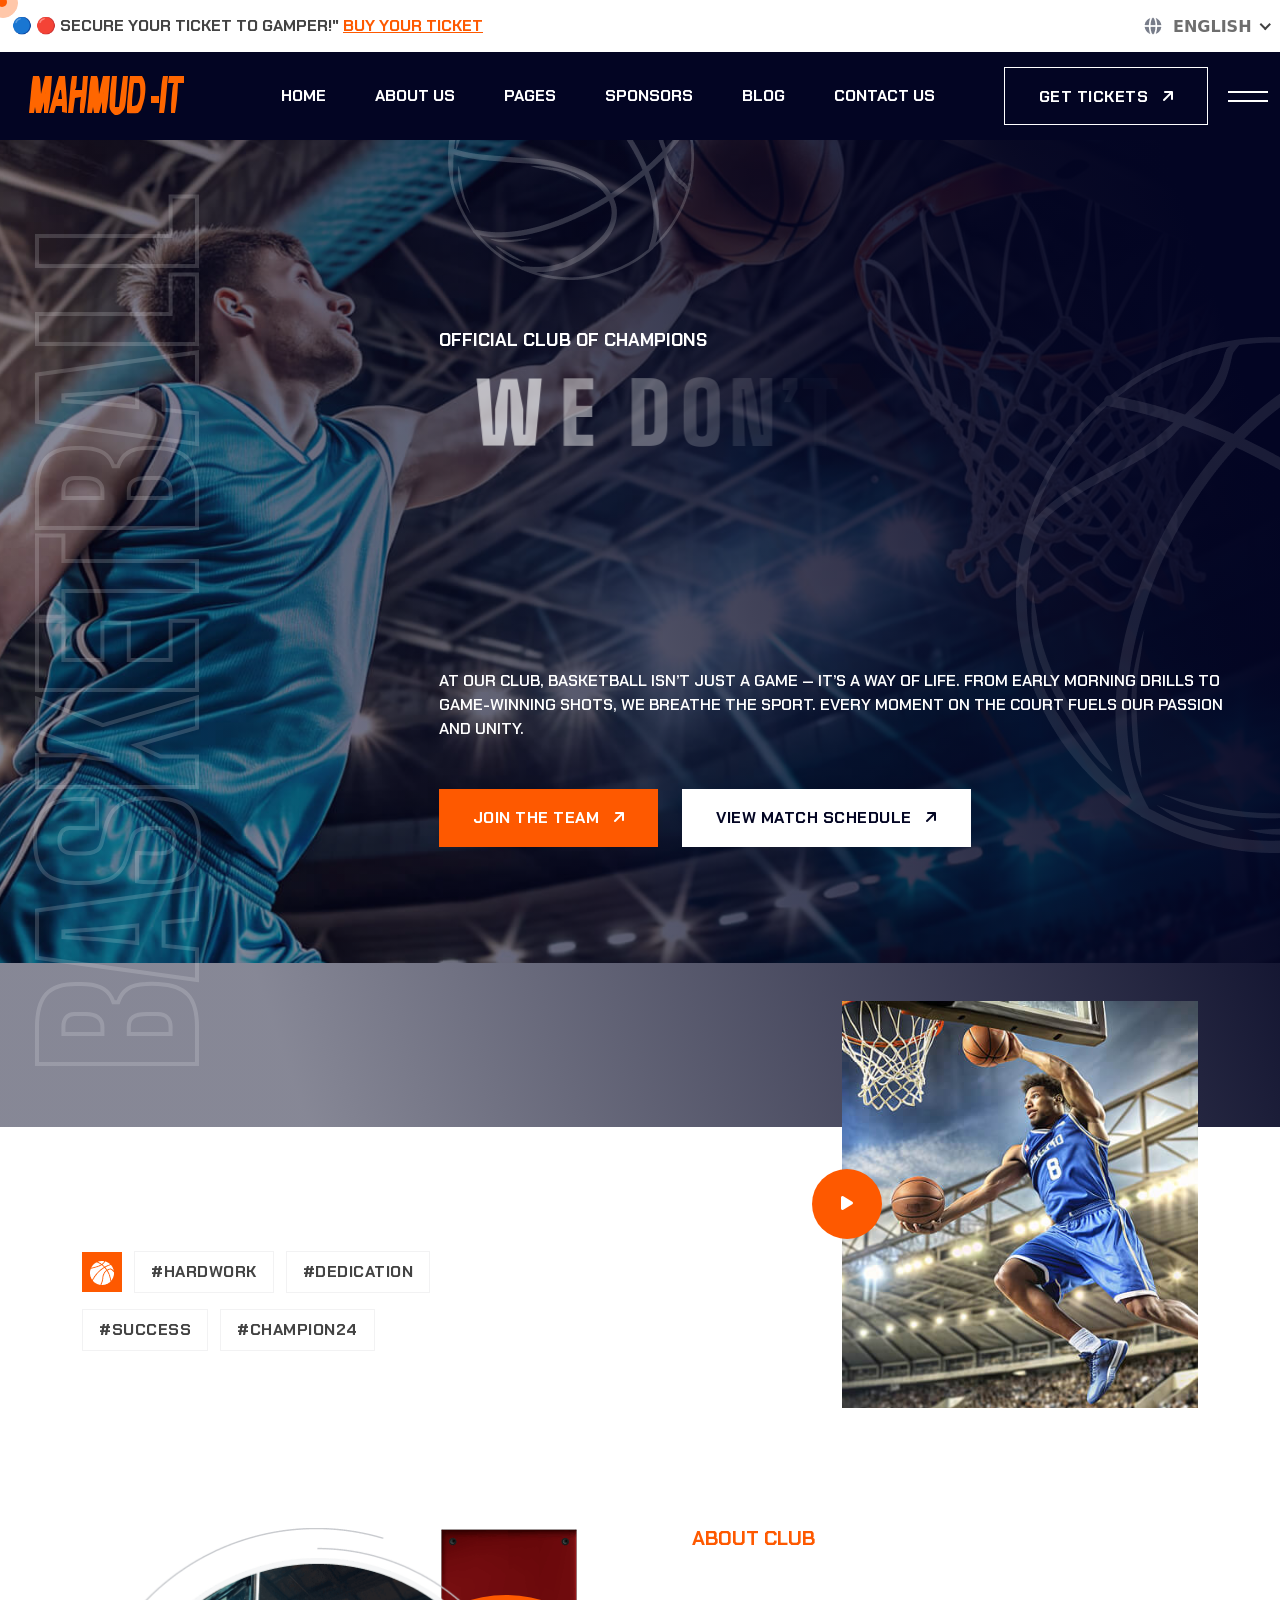
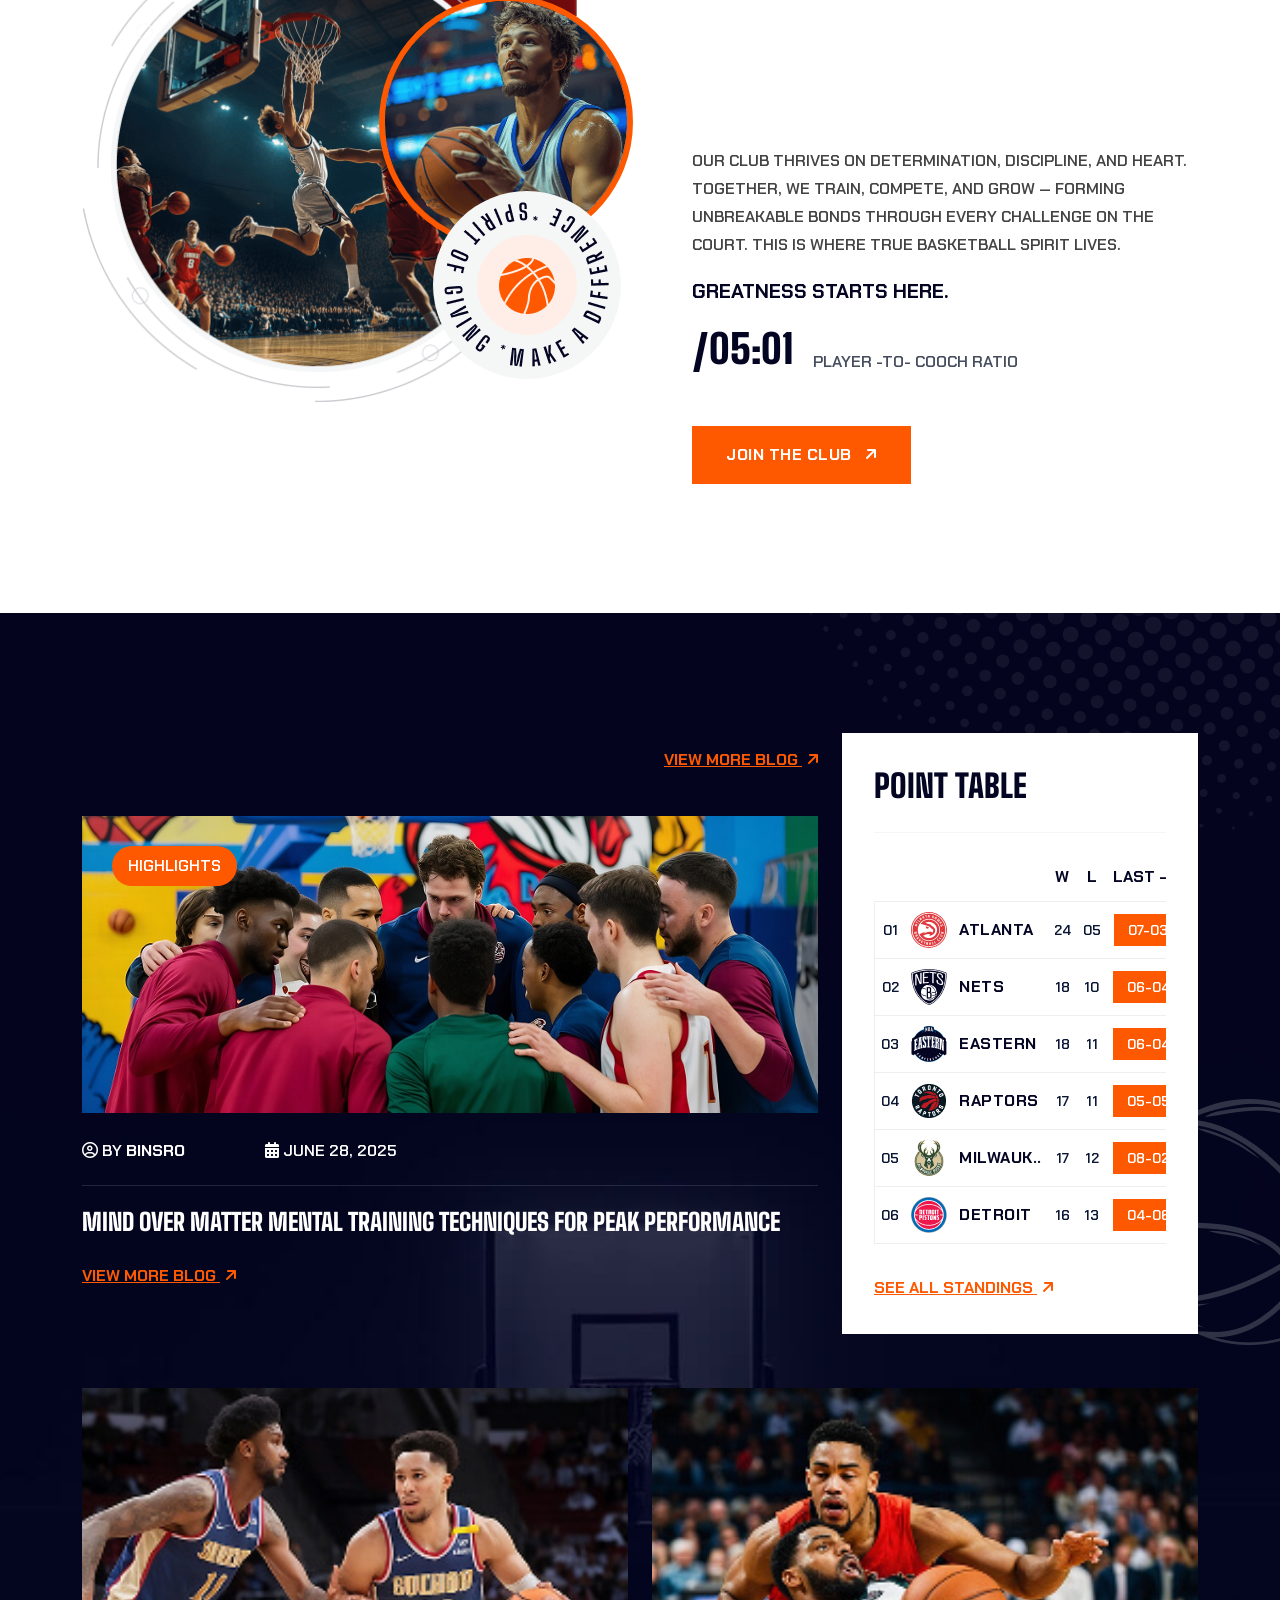
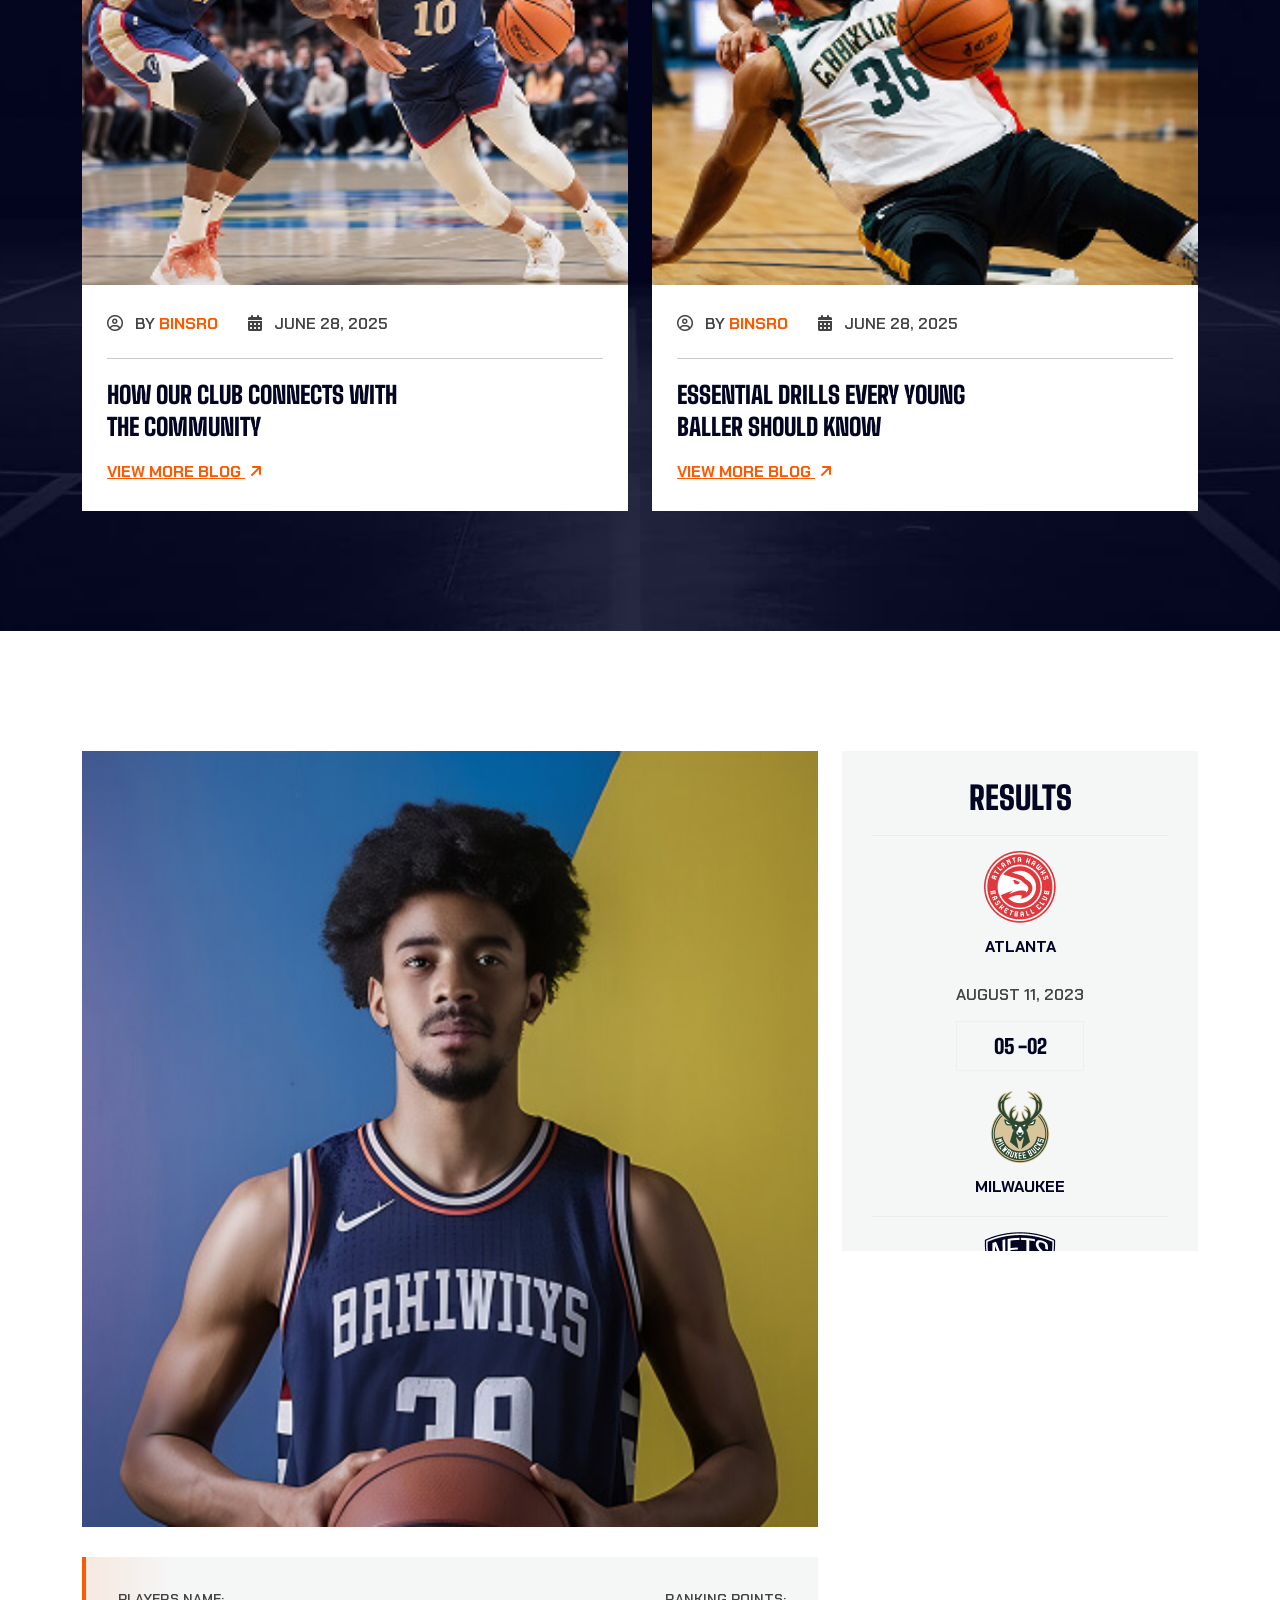
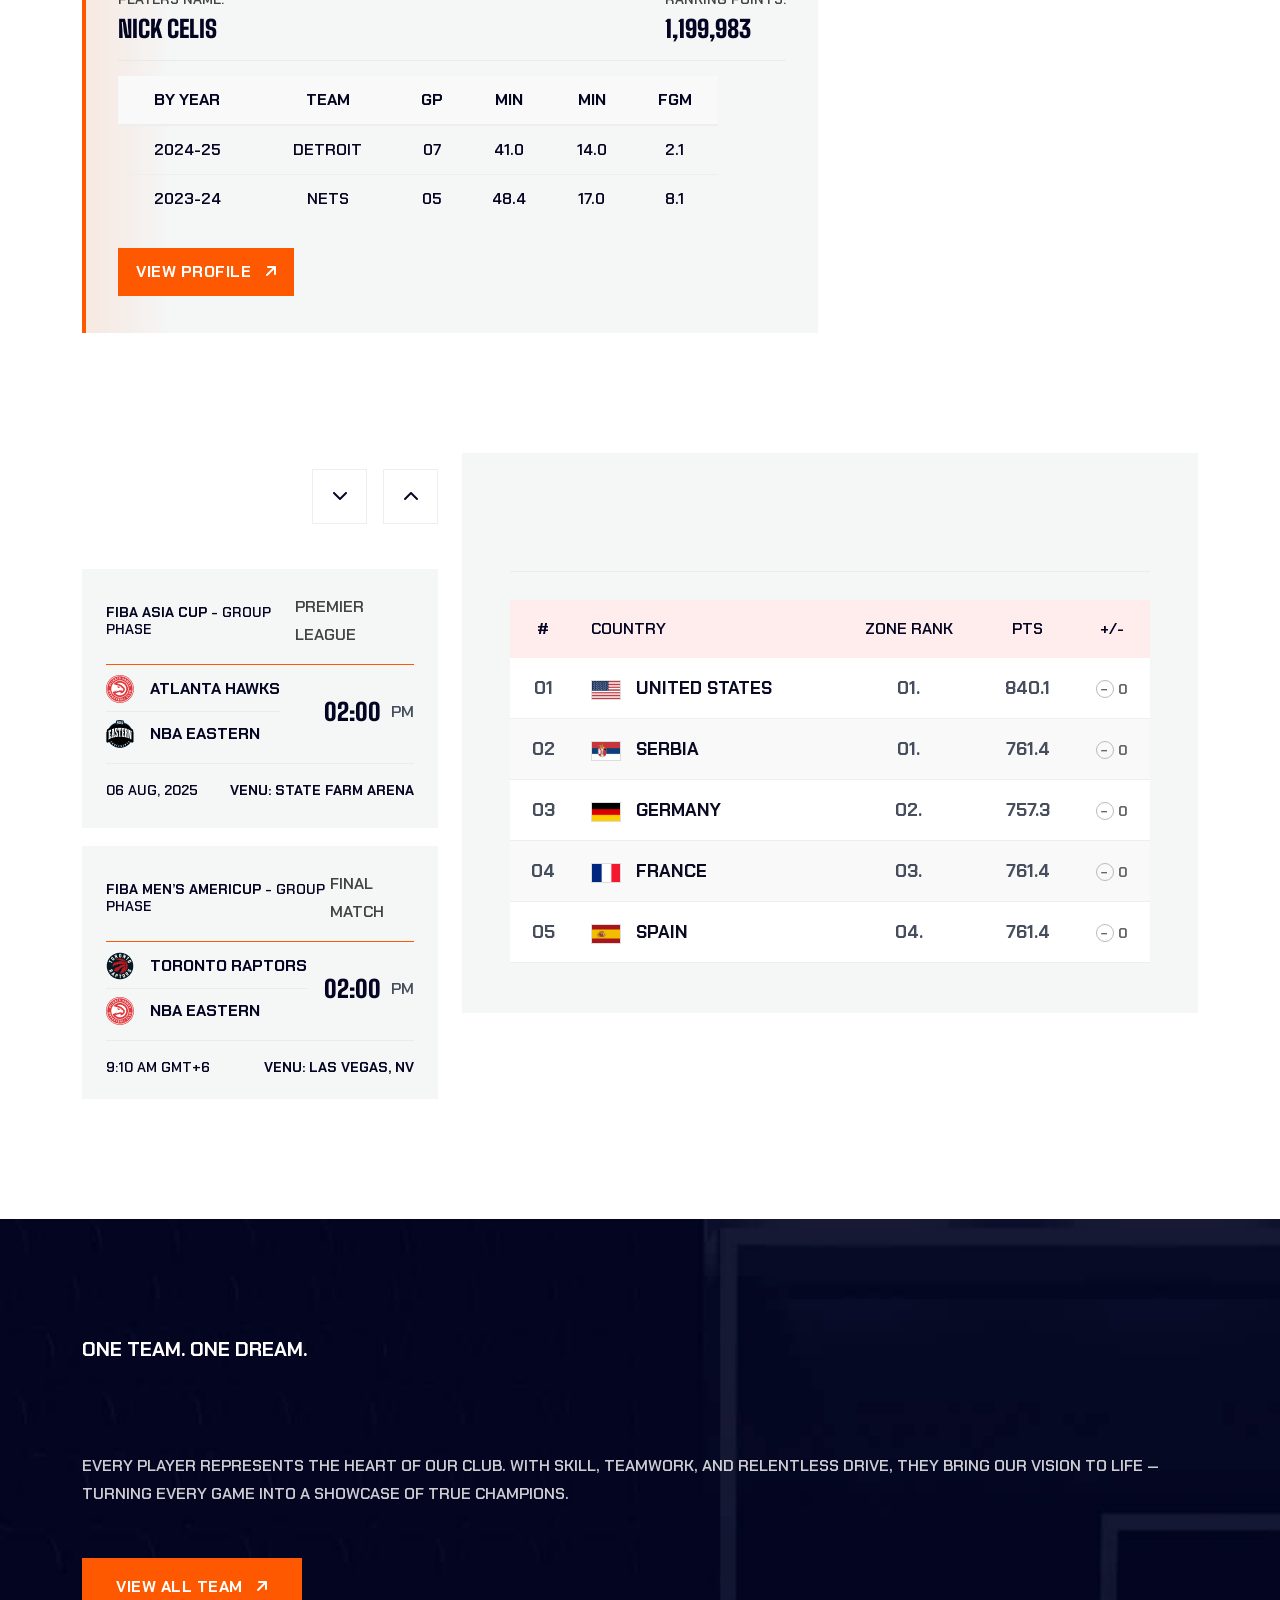
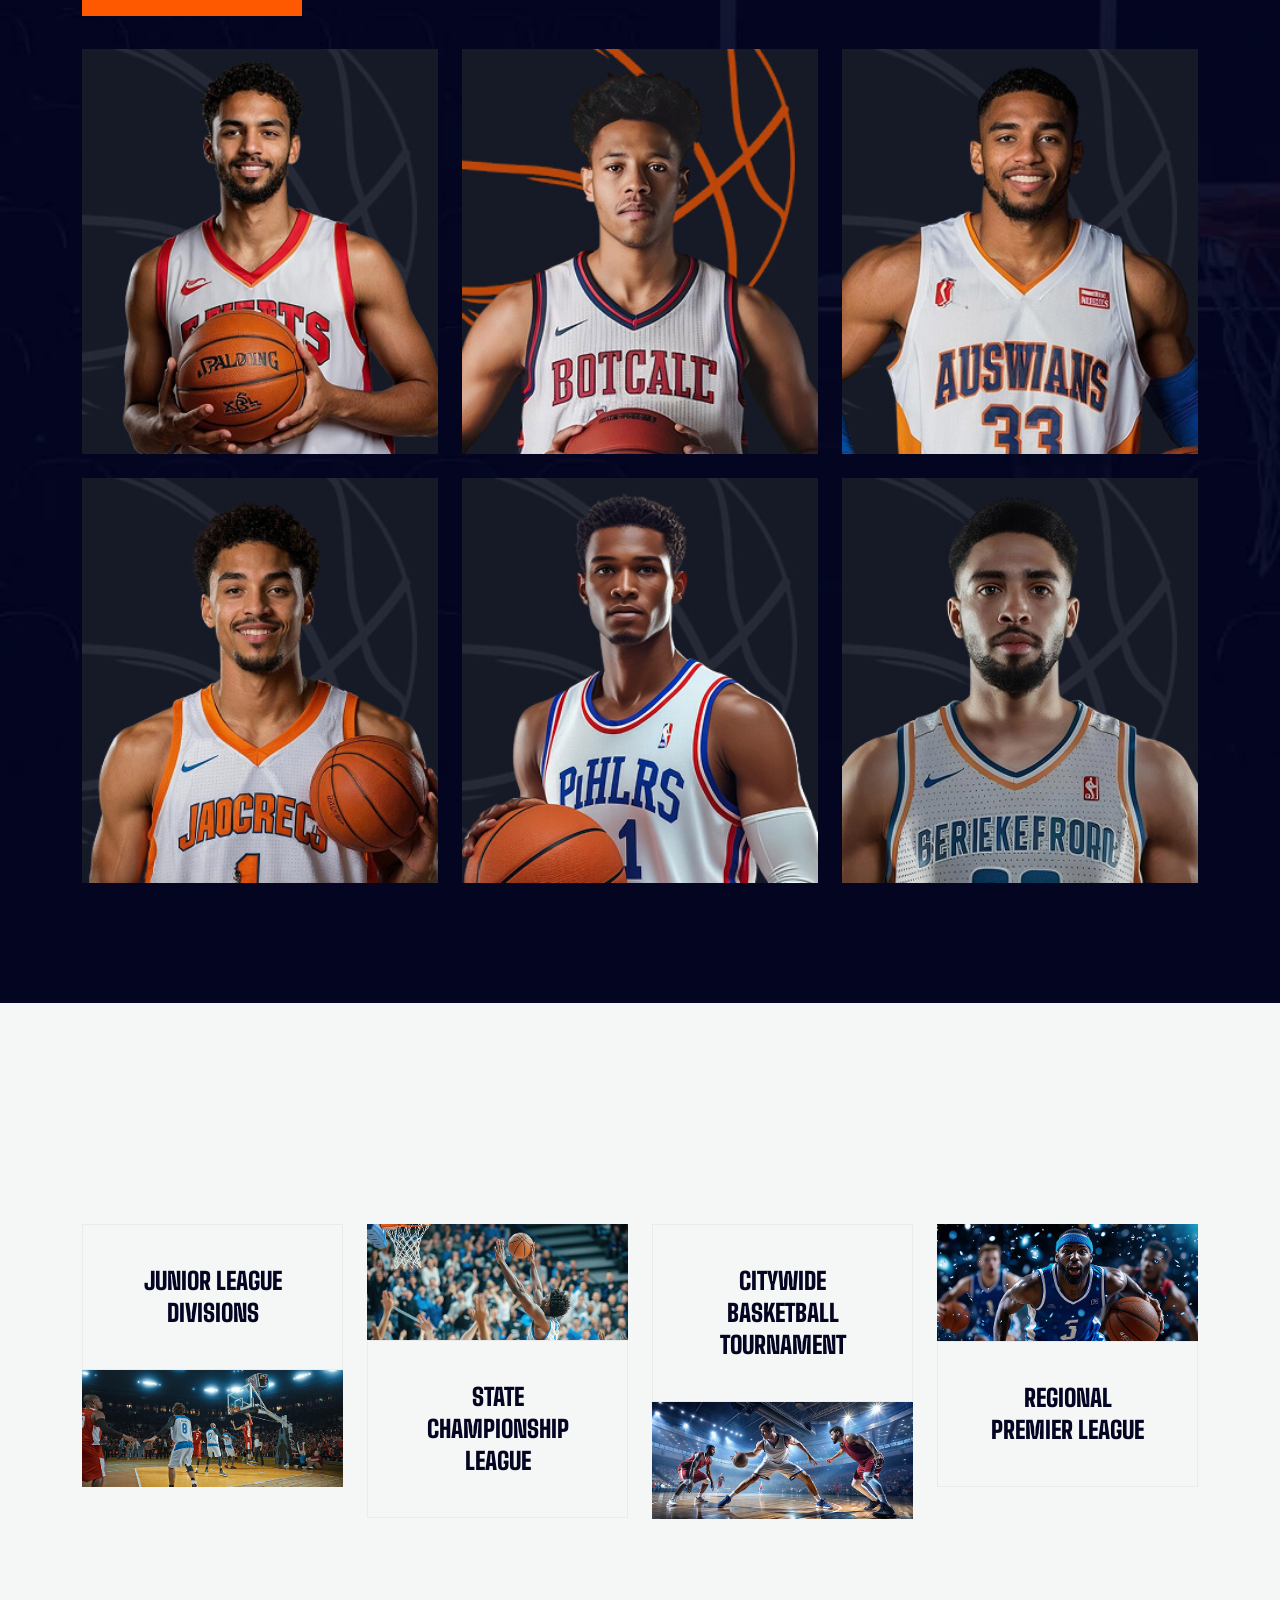
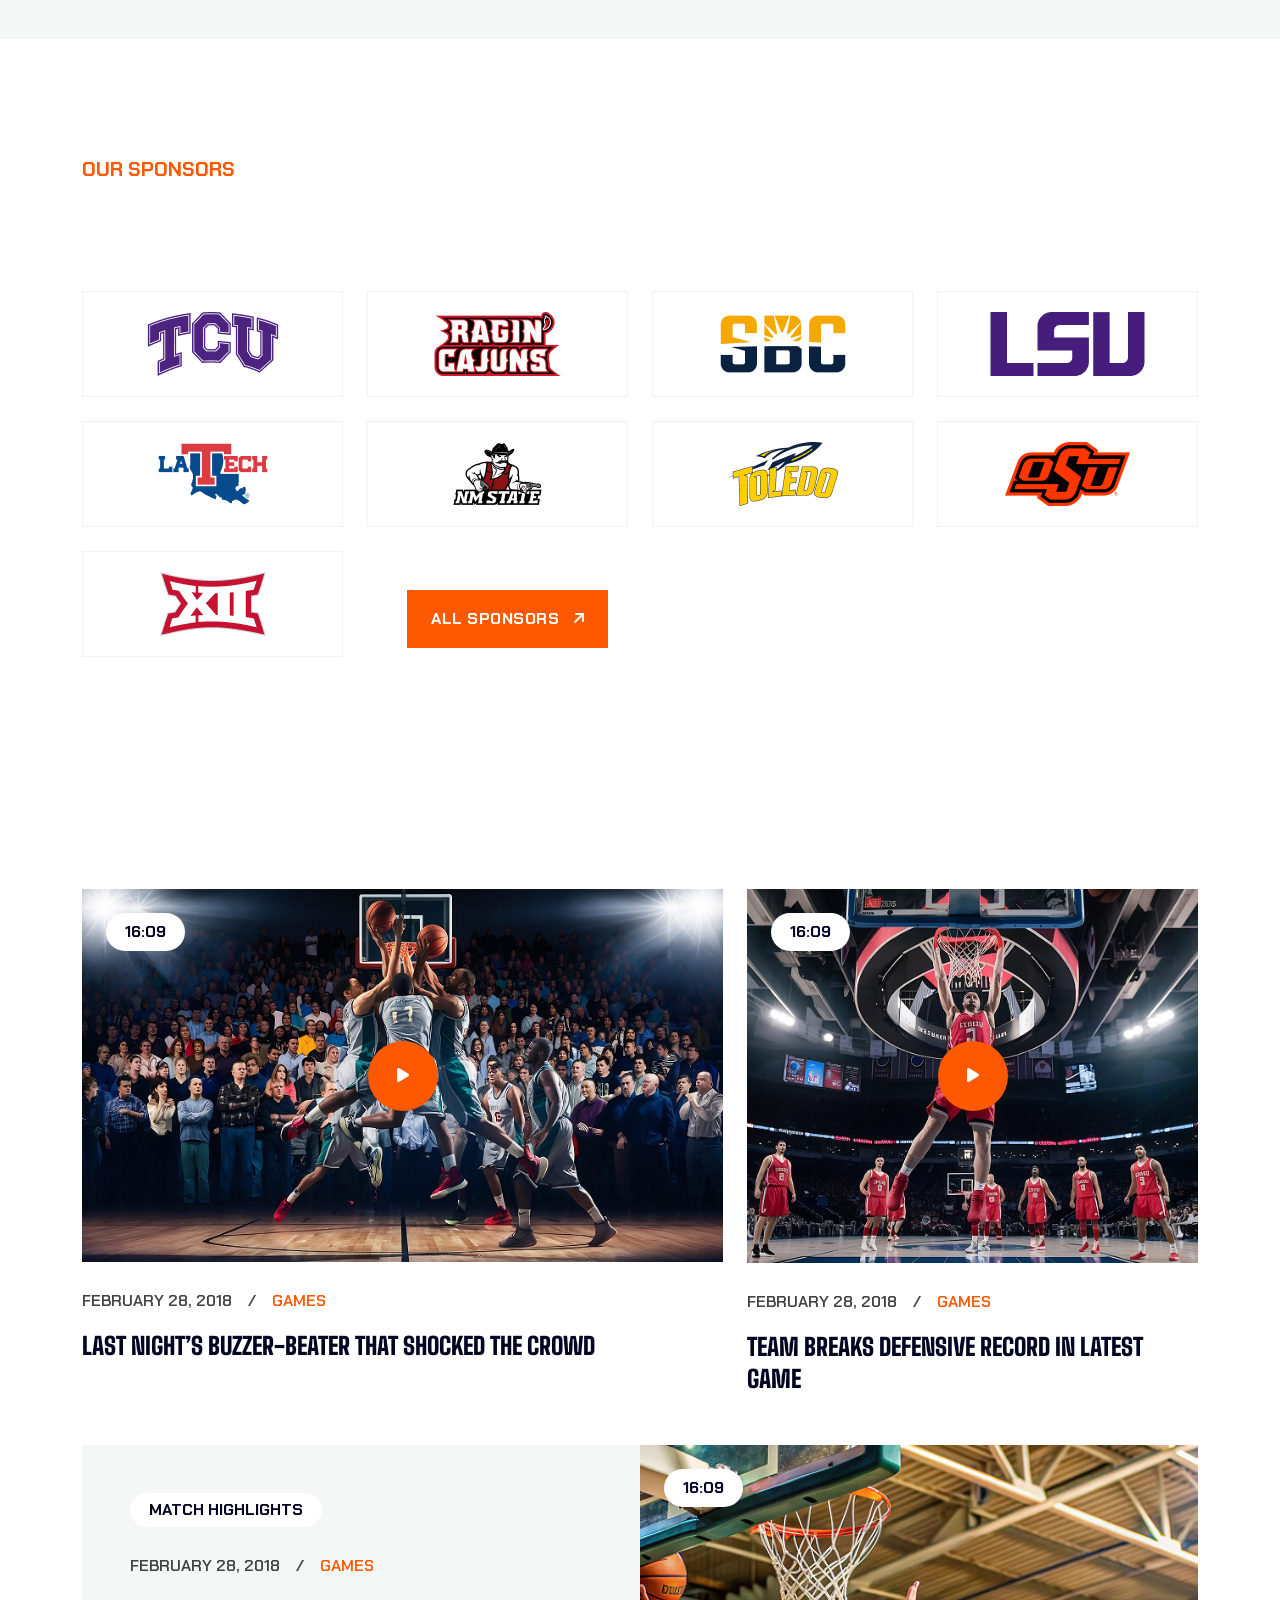
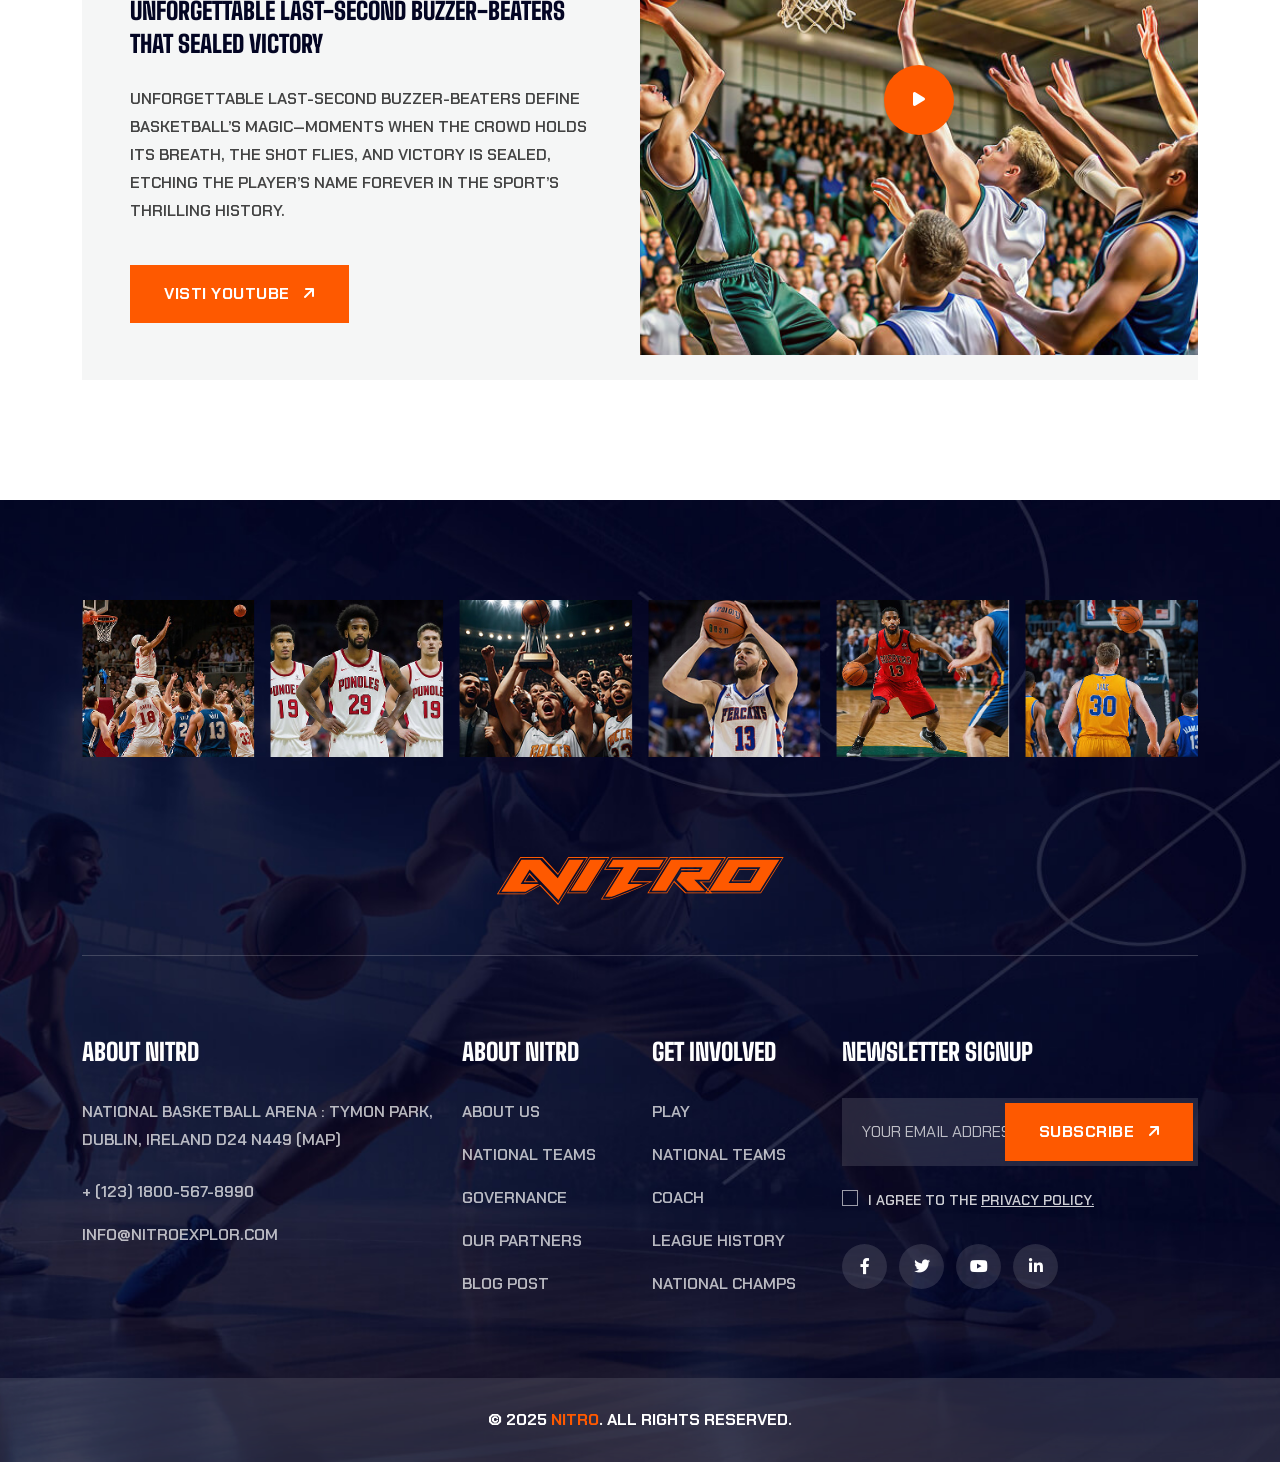
<file: index-2.html>
<!DOCTYPE html>
<html lang="en">
    <!--<< Header Area >>-->
    
<head>
        <!-- ========== Meta Tags ========== -->
        <meta charset="UTF-8">
        <meta http-equiv="X-UA-Compatible" content="IE=edge">
        <meta name="viewport" content="width=device-width, initial-scale=1">
        <meta name="author" content="Gramentheme">
        <meta name="description" content="Nitro - Sports Multipurpose HTML Template">
        <!-- ======== Page title ============ -->
        <title>Nitro - Sports Multipurpose HTML Template</title>
        <!--<< Favcion >>-->
        <link rel="shortcut icon" href="assets/img/favicon.svg">
        <!--<< Bootstrap min.css >>-->
        <link rel="stylesheet" href="assets/css/bootstrap.min.css">
        <!--<< All Min Css >>-->
        <link rel="stylesheet" href="assets/css/all.min.css">
        <!--<< Animate.css >>-->
        <link rel="stylesheet" href="assets/css/animate.css">
        <!--<< Magnific Popup.css >>-->
        <link rel="stylesheet" href="assets/css/magnific-popup.css">
        <!--<< MeanMenu.css >>-->
        <link rel="stylesheet" href="assets/css/meanmenu.css">
        <!--<< Swiper Bundle.css >>-->
        <link rel="stylesheet" href="assets/css/swiper-bundle.min.css">
        <!--<< Nice Select.css >>-->
        <link rel="stylesheet" href="assets/css/nice-select.css">
        <!--<< Main.css >>-->
        <link rel="stylesheet" href="assets/css/main.css">
    </head>
    <body>

        <!-- Preloader Start -->
        <div id="preloader" class="preloader">
            <div class="animation-preloader">
                <div class="spinner">                
                </div>
                <div class="txt-loading">
                    <span data-text-preloader="N" class="letters-loading">
                        N
                    </span>
                    <span data-text-preloader="I" class="letters-loading">
                        I
                    </span>
                    <span data-text-preloader="T" class="letters-loading">
                        T
                    </span>
                    <span data-text-preloader="R" class="letters-loading">
                        R
                    </span>
                    <span data-text-preloader="O" class="letters-loading">
                        O
                    </span>
                </div>
                <p class="text-center">Loading</p>
            </div>
            <div class="loader">
                <div class="row">
                    <div class="col-3 loader-section section-left">
                        <div class="bg"></div>
                    </div>
                    <div class="col-3 loader-section section-left">
                        <div class="bg"></div>
                    </div>
                    <div class="col-3 loader-section section-right">
                        <div class="bg"></div>
                    </div>
                    <div class="col-3 loader-section section-right">
                        <div class="bg"></div>
                    </div>
                </div>
            </div>
        </div>

        <!-- Back To Top Start -->
        <button id="back-top" class="back-to-top">
            <i class="fa-regular fa-arrow-up"></i>
        </button>

        <!-- MouseCursor Start -->
        <div class="mouseCursor cursor-outer"></div>
        <div class="mouseCursor cursor-inner"></div>

        <!-- Offcanvas Area Start -->
        <div class="fix-area">
            <div class="offcanvas__info">
                <div class="offcanvas__wrapper">
                    <div class="offcanvas__content">
                        <div class="offcanvas__top mb-5 d-flex justify-content-between align-items-center">
                            <div class="offcanvas__logo">
                                <a href="index.html">
                                    <img src="assets/img/logo/logo.svg" alt="logo-img">
                                </a>
                            </div>
                            <div class="offcanvas__close">
                                <button>
                                <i class="fas fa-times"></i>
                                </button>
                            </div>
                        </div>
                        <p class="text d-none d-xl-block">
                            Nullam dignissim, ante scelerisque the  is euismod fermentum odio sem semper the is erat, a feugiat leo urna eget eros. Duis Aenean a imperdiet risus.
                        </p>
                        <div class="mobile-menu fix mb-3"></div>
                        <div class="sidebar-image mt-4 d-none d-xl-block">
                            <img class="w-100" src="assets/img/sidebar-image.jpg" alt="img">
                        </div>
                        <div class="offcanvas__contact">
                            <h4>Contact Info</h4>
                            <ul>
                                <li class="d-flex align-items-center">
                                    <div class="offcanvas__contact-icon">
                                        <i class="fal fa-map-marker-alt"></i>
                                    </div>
                                    <div class="offcanvas__contact-text">
                                        <a target="_blank" href="#">Main Street, Melbourne, Australia</a>
                                    </div>
                                </li>
                                <li class="d-flex align-items-center">
                                    <div class="offcanvas__contact-icon mr-15">
                                        <i class="fal fa-envelope"></i>
                                    </div>
                                    <div class="offcanvas__contact-text">
                                        <a href="mailto:info@example.com"><span class="mailto:info@example.com">info@example.com</span></a>
                                    </div>
                                </li>
                                <li class="d-flex align-items-center">
                                    <div class="offcanvas__contact-icon mr-15">
                                        <i class="fal fa-clock"></i>
                                    </div>
                                    <div class="offcanvas__contact-text">
                                        <a target="_blank" href="#">Mod-friday, 09am -05pm</a>
                                    </div>
                                </li>
                                <li class="d-flex align-items-center">
                                    <div class="offcanvas__contact-icon mr-15">
                                        <i class="far fa-phone"></i>
                                    </div>
                                    <div class="offcanvas__contact-text">
                                        <a href="tel:+11002345909">+11002345909</a>
                                    </div>
                                </li>
                            </ul>
                            <a href="club-ranking.html" class="theme-btn mt-4">
                               JOIN NOW <i class="fa-solid fa-arrow-up-right"></i>
                            </a>
                            <div class="social-icon d-flex align-items-center">
                                <a href="#"><i class="fab fa-facebook-f"></i></a>
                                <a href="#"><i class="fab fa-twitter"></i></a>
                                <a href="#"><i class="fab fa-youtube"></i></a>
                                <a href="#"><i class="fab fa-linkedin-in"></i></a>
                            </div>
                        </div>
                    </div>
                </div>
            </div>
        </div>
        <div class="offcanvas__overlay"></div>

        <!-- Header Top Section Start -->
        <div class="header-top-section">
            <div class="container">
                <div class="header-top-wrapper">
                    <p>
                        🔵 🔴 Secure your ticket to Gamper!" <a href="contact.html">BUY YOUR TICKET</a>
                    </p>
                    <div class="form-clt mt-0">
                        <img src="assets/img/global.png" alt="">
                        <div class="form">
                            <select class="single-select w-100">
                                <option>English</option>
                                <option>Bangla</option>
                                <option>Hindi</option>
                            </select>
                        </div>
                    </div>
                </div>
            </div>
        </div>

        <!-- Header Section Start -->
        <header id="header-sticky" class="header-2">
            <div class="container">
                <div class="mega-menu-wrapper">
                    <div class="header-main">
                        <a href="index.html" class="logo">
                            <img src="assets/img/logo/theme-logo.svg" alt="img">
                        </a>
                        <div class="header-left">
                            <div class="mean__menu-wrapper">
                            <div class="main-menu">
                                <nav id="mobile-menu">
                                    <ul>
                                        <li class="has-dropdown active menu-thumb">
                                            <a href="index.html">
                                                Home 
                                            </a>
                                            <ul class="submenu has-homemenu">
                                                <li>
                                                    <div class="homemenu-items">
                                                        <div class="homemenu">
                                                            <div class="homemenu-thumb">
                                                                <img src="assets/img/header/home-1.jpg" alt="img">
                                                                <div class="demo-button">
                                                                <a href="index.html" class="gt-theme-btn">Demo page</a>
                                                                </div>
                                                            </div>
                                                            <div class="homemenu-content text-center">
                                                                <h4 class="homemenu-title">
                                                                    Football  
                                                                </h4>
                                                            </div>
                                                        </div>
                                                        <div class="homemenu">
                                                            <div class="homemenu-thumb mb-15">
                                                            <img src="assets/img/header/home-2.jpg" alt="img">
                                                                <div class="demo-button">
                                                                <a href="index-2.html" class="gt-theme-btn">Demo page</a>
                                                                </div>
                                                            </div>
                                                            <div class="homemenu-content text-center">
                                                                <h4 class="homemenu-title">
                                                                Basketball 
                                                                </h4>
                                                            </div>
                                                        </div>
                                                        <div class="homemenu">
                                                            <div class="homemenu-thumb mb-15">
                                                           <img src="assets/img/header/home-3.jpg" alt="img">
                                                                <div class="demo-button">
                                                                <a href="index-3.html" class="gt-theme-btn">Demo page</a>
                                                                </div>
                                                            </div>
                                                            <div class="homemenu-content text-center">
                                                                <h4 class="homemenu-title">
                                                                Rugby Club
                                                                </h4>
                                                            </div>
                                                        </div>
                                                    </div>
                                                </li>
                                            </ul>
                                        </li>
                                        <li class="has-dropdown active d-xl-none">
                                            <a href="index.html" class="border-none">
                                            Home
                                            </a>
                                            <ul class="submenu">
                                                <li><a href="index.html">Football</a></li>
                                                <li><a href="index-2.html">Basketball</a></li>
                                                <li><a href="index-3.html">Rugby Club</a></li>
                                            </ul>
                                        </li>
                                        <li>
                                            <a href="about.html">
                                                About Us
                                            </a>
                                            <ul class="submenu">
                                                <li><a href="about.html">About Us</a></li>
                                                <li><a href="about-2.html">About Us 02</a></li>
                                            </ul>
                                        </li>
                                        <li class="has-dropdown">
                                            <a href="news.html">
                                                Pages
                                            </a>
                                            <ul class="submenu">
                                                <li><a href="gallery.html">About Us</a></li>
                                                <li><a href="club-ranking.html">club rankings</a></li>
                                                <li><a href="club-line.html">club LineUp</a></li>
                                                <li><a href="ticket.html">Ticket</a></li>
                                                <li><a href="404.html">404 Page</a></li>
                                            </ul>
                                        </li>
                                        <li>
                                            <a href="sponsor.html">Sponsors</a>
                                        </li>
                                        <li>
                                            <a href="news-details.html">
                                                Blog
                                            </a>
                                            <ul class="submenu">
                                                <li><a href="news-grid.html">Blog Grid</a></li>
                                                <li><a href="news.html">Blog Standard</a></li>
                                                <li><a href="news-details.html">Blog Details</a></li>
                                            </ul>
                                        </li>
                                        <li>
                                            <a href="contact.html">Contact Us</a>
                                        </li>
                                    </ul>
                                </nav>
                            </div>
                        </div>
                        </div>
                        <div class="header-right d-flex justify-content-end align-items-center">
                            <div class="header-btn">
                                <a href="ticket.html" class="theme-btn border-btn">
                                     get tickets <i class="fa-solid fa-arrow-up-right"></i>
                                </a>
                                <a href="club-ranking.html" class="theme-btn d-none d-xxl-block">
                                     JOIN NOW <i class="fa-solid fa-arrow-up-right"></i>
                                </a>
                            </div>
                            
                            <div class="header__hamburger d-xl-block my-auto">
                                <div class="sidebar__toggle">
                                    <div class="header-bar">
                                        <span></span>
                                        <span></span>
                                    </div>
                                </div>
                            </div>
                        </div>
                    </div>
                </div>
            </div>
        </header>

        <!-- Hero Section Start -->
        <section class="hero-section parallaxie hero-2 bg-cover" style="background-image: url('assets/img/home-2/hero/hero-bg.jpg');">
            <h2 class="stoke-title">
                BASKETBALL
            </h2>
            <div class="vec-shape1">
                <img src="assets/img/home-2/hero/vec-1.png" alt="img">
            </div>
             <div class="vec-shape2">
                <img src="assets/img/home-2/hero/vec-2.png" alt="img">
            </div>
            <div class="container">
                <div class="row g-4 align-items-center">
                    <div class="col-xxl-6 col-xl-4 col-lg-4">
                    </div>
                    <div class="col-xxl-6 col-xl-8 col-lg-8">
                        <div class="hero-content">
                            <h6 class="wow fadeInUp">Official Club of Champions</h6>
                            <h1 class="hero_title tv_hero_title hero_title_1">
                                We Don’t Just Play
                                <span>Basketball</span> — We Live It
                            </h1>  
                            <p class="wow fadeInUp" data-wow-delay=".3s">
                                At our club, basketball isn’t just a game — it’s a way of life. From early morning drills to game-winning shots, we breathe the sport. Every moment on the court fuels our passion and unity.
                            </p>
                            <div class="hero-btn wow fadeInUp" data-wow-delay=".5s">
                                <a href="team.html" class="theme-btn">
                                    Join the Team <i class="fa-solid fa-arrow-up-right"></i>
                                </a>
                                <a href="club-ranking.html" class="theme-btn bg-white">
                                    View Match Schedule <i class="fa-solid fa-arrow-up-right"></i>
                                </a>
                            </div>
                        </div>
                    </div>
                </div>
            </div>
        </section>

        <!-- Feature Progress Section Start -->
        <section class="feature-progress-section section-padding pt-0">
            <div class="container">
                <div class="feature-progress-wrapper">
                    <div class="row g-4 align-items-end">
                        <div class="col-lg-8">
                            <div class="content">
                                <div class="list-item wow fadeInUp" data-wow-delay=".3s">
                                    <ul>
                                        <li>
                                           <div class="icon">
                                             <img src="assets/img/home-2/ball.png" alt="img">
                                           </div>
                                        </li>
                                        <li class="box-list">
                                            #Hardwork
                                        </li>
                                        <li class="box-list">
                                            #dedication
                                        </li>
                                    </ul>
                                    <ul class="mt-3">
                                        <li class="box-list">
                                            #success
                                        </li>
                                        <li class="box-list">
                                           #CHAMPION24
                                        </li>
                                    </ul>
                                </div>
                                <h3 class="hero_title tv_hero_title hero_title_1">
                                    <span>experience</span> the <br> quantified progress
                                </h3>
                            </div>
                        </div>
                        <div class="col-lg-4 wow fadeInUp" data-wow-delay=".3s">
                            <div class="feature-progress-thumb">
                                <img src="assets/img/home-2/video-image.jpg" alt="img">
                                <a href="https://www.youtube.com/watch?v=Cn4G2lZ_g2I" class="video-btn ripple video-popup">
                                        <i class="fa-duotone fa-play"></i>
                                    </a>
                            </div>
                        </div>
                    </div>
                </div>
            </div>
            <div class="about-section-2 section-padding pb-0">
                <div class="vec-shape">
                    <img src="assets/img/home-2/about/vec-shape.png" alt="img">
                </div>
                <div class="container">
                    <div class="about-wrapper-2">
                        <div class="row">
                            <div class="col-lg-6 wow fadeInUp" data-wow-delay=".3s">
                                <div class="about-image-items">
                                    <div class="about-image">
                                        <img src="assets/img/home-2/about/about-01.png" alt="img">
                                         <div class="text-circle">
                                            <img src="assets/img/home-2/about/circle-text.png" alt="img">
                                            <div class="ball-cicrle">
                                                <img src="assets/img/home-2/about/ball.png" alt="img">
                                            </div>
                                        </div>
                                    </div>
                                    <div class="about-sm-img">
                                        <img src="assets/img/home-2/about/about-02.png" alt="img">
                                        <div class="img">
                                            <img src="assets/img/home-2/about/Shape-1.png" alt="img">
                                        </div>
                                    </div>
                                </div>
                            </div>
                            <div class="col-lg-6">
                                <div class="about-content">
                                    <div class="section-title mb-0">
                                        <h6 class="wow fadeInUp">About club</h6>
                                        <h2 class="hero_title tv_hero_title hero_title_1">
                                            built on Grit, Bonded by <span>Basketball</span>
                                        </h2>
                                    </div> 
                                    <p class="about-text wow fadeInUp" data-wow-delay=".3s">
                                        Our club thrives on determination, discipline, and heart. Together, 
                                        we train, compete, and grow — forming unbreakable bonds through every challenge on the court. This is where true basketball 
                                        spirit lives.
                                    </p>
                                    <h5 class="wow fadeInUp" data-wow-delay=".5s">GREATNESS STARTS HERE.</h5>
                                    <div class="text-area wow fadeInUp" data-wow-delay=".7s">
                                        <h3>/05:01</h3>
                                        <p>Player -To- Cooch Ratio</p>
                                    </div>
                                    <a href="team.html" class="theme-btn wow fadeInUp" data-wow-delay=".8s">
                                        Join the club <i class="fa-solid fa-arrow-up-right"></i>
                                    </a>
                                </div>
                            </div>
                        </div>
                    </div>
                </div>
            </div>
        </section>

        <!-- News Section Start -->
        <section class="news-section-2 fix section-padding bg-cover" style="background-image: url('assets/img/home-2/news/news-bg.jpg');">
            <div class="vec-dot">
                <img src="assets/img/home-2/table/vec-dot.png" alt="img">
            </div>
            <div class="vec-circle">
                <img src="assets/img/home-2/table/vec.png" alt="img">
            </div>
            <div class="container">
               <div class="row g-4">
                    <div class="col-xl-8 col-lg-7">
                        <div class="section-title-area">
                            <div class="section-title style-2">
                                <h2 class="text-white hero_title tv_hero_title hero_title_1">
                                    Top <span>News</span> basketball
                                </h2>
                            </div>
                            <a href="news.html" class="link-btn wow fadeInUp" data-wow-delay=".3s">
                                VIEW MORE BLOG <i class="fa-solid fa-arrow-up-right"></i>
                            </a>
                        </div>
                        <div class="news-box-items-2 wow fadeInUp" data-wow-delay=".3s">
                            <div class="thumb">
                                <img src="assets/img/home-2/news/news-01.jpg" alt="">
                                <span class="post-box">
                                    HIGHLIGHTS
                                </span>
                            </div>
                            <div class="news-content">
                                <ul>
                                    <li>
                                        <span>
                                            <i class="fa-regular fa-circle-user"></i>
                                            By&nbsp;<b>Binsro</b>
                                        </span>
                                    </li>
                                    <li>
                                        <span>
                                            <i class="fa-solid fa-calendar-days"></i>
                                            June 28, 2025
                                        </span>
                                    </li>
                                </ul>
                                <h3><a href="news-details.html">Mind Over Matter Mental Training Techniques for Peak Performance</a></h3>
                                <a href="news-details.html" class="link-btn">
                                    VIEW MORE BLOG <i class="fa-solid fa-arrow-up-right"></i>
                                </a>
                            </div>
                        </div>
                    </div>
                    <div class="col-xl-4 col-lg-5 wow fadeInUp" data-wow-delay=".5s">
                        <div class="news-table-right-items">
                            <h3>POINT TABLE</h3>
                            <div class="table-responsive">
                            <table>
                                <thead>
                                <tr>
                                    <th></th>
                                    <th></th>
                                    <th>W</th>
                                    <th>L</th>
                                    <th>LAST -10</th>
                                </tr>
                                </thead>
                                <tbody>
                                    <tr>
                                        <td class="rank">01</td>
                                        <td class="team">
                                        <img src="assets/img/home-2/table/t-1.png" alt="img">
                                        <span class="team-name">ATLANTA</span>
                                        </td>
                                        <td class="stats">24</td>
                                        <td class="stats">05</td>
                                        <td class="last-10"><span class="badge orange">07-03</span></td>
                                    </tr>
                                    <tr>
                                        <td class="rank">02</td>
                                        <td class="team">
                                        <img src="assets/img/home-2/table/t-2.png" alt="img">
                                        <span class="team-name">NETS</span>
                                        </td>
                                        <td class="stats">18</td>
                                        <td class="stats">10</td>
                                        <td class="last-10"><span class="badge orange">06-04</span></td>
                                    </tr>
                                    <tr>
                                        <td class="rank">03</td>
                                        <td class="team">
                                        <img src="assets/img/home-2/table/t-3.png" alt="img">
                                        <span class="team-name">EASTERN</span>
                                        </td>
                                        <td class="stats">18</td>
                                        <td class="stats">11</td>
                                        <td class="last-10"><span class="badge orange">06-04</span></td>
                                    </tr>
                                    <tr>
                                        <td class="rank">04</td>
                                        <td class="team">
                                        <img src="assets/img/home-2/table/t-4.png" alt="img">
                                        <span class="team-name">RAPTORS</span>
                                        </td>
                                        <td class="stats">17</td>
                                        <td class="stats">11</td>
                                        <td class="last-10"><span class="badge yellow">05-05</span></td>
                                    </tr>
                                    <tr>
                                        <td class="rank">05</td>
                                        <td class="team">
                                        <img src="assets/img/home-2/table/t-5.png" alt="img">
                                        <span class="team-name">MILWAUK..</span>
                                        </td>
                                        <td class="stats">17</td>
                                        <td class="stats">12</td>
                                        <td class="last-10"><span class="badge orange">08-02</span></td>
                                    </tr>
                                    <tr>
                                        <td class="rank">06</td>
                                        <td class="team">
                                        <img src="assets/img/home-2/table/t-6.png" alt="img">
                                        <span class="team-name">DETROIT</span>
                                        </td>
                                        <td class="stats">16</td>
                                        <td class="stats">13</td>
                                        <td class="last-10"><span class="badge orange">04-06</span></td>
                                    </tr>
                                </tbody>
                            </table>
                            </div>
                            <a href="club-ranking.html" class="link-btn">
                               See All Standings <i class="fa-solid fa-arrow-up-right"></i>
                            </a>
                        </div>
                    </div>
                    <div class="col-lg-6 col-md-6 wow fadeInUp" data-wow-delay=".3s">
                        <div class="news-list-items">
                            <div class="thumb">
                                <img src="assets/img/home-2/news/news-02.jpg" alt="img">
                            </div>
                            <div class="content">
                                <ul>
                                    <li>
                                        <span>
                                            <i class="fa-regular fa-circle-user"></i>
                                            By <b>Binsro</b>
                                        </span>
                                    </li>
                                    <li>
                                        <span>
                                            <i class="fa-solid fa-calendar-days"></i>
                                            June 28, 2025
                                        </span>
                                    </li>
                                </ul>
                                <h3>
                                    <a href="news-details.html">How Our Club Connects with <br> the Community</a>
                                </h3>
                                <a href="news-details.html" class="link-btn">
                                    VIEW MORE BLOG <i class="fa-solid fa-arrow-up-right"></i>
                                </a>
                            </div>
                        </div>
                    </div>
                     <div class="col-lg-6 col-md-6 wow fadeInUp" data-wow-delay=".5s">
                        <div class="news-list-items">
                            <div class="thumb">
                                <img src="assets/img/home-2/news/news-03.jpg" alt="img">
                            </div>
                            <div class="content">
                                <ul>
                                    <li>
                                        <span>
                                            <i class="fa-regular fa-circle-user"></i>
                                            By <b>Binsro</b>
                                        </span>
                                    </li>
                                    <li>
                                        <span>
                                            <i class="fa-solid fa-calendar-days"></i>
                                            June 28, 2025
                                        </span>
                                    </li>
                                </ul>
                                <h3>
                                    <a href="news-details.html">Essential Drills Every Young <br> Baller Should Know</a>
                                </h3>
                                <a href="news-details.html" class="link-btn">
                                    VIEW MORE BLOG <i class="fa-solid fa-arrow-up-right"></i>
                                </a>
                            </div>
                        </div>
                    </div>
               </div>
            </div>
        </section>

        <!-- Playing Ranking Section Start -->
        <section class="playing-ranking-section fix section-padding">
            <div class="container">
                <div class="row g-4">
                    <div class="col-xl-8 wow fadeInUp" data-wow-delay=".3s">
                        <div class="playing-ranking-items">
                            <div class="thumb">
                                <img src="assets/img/home-2/playing-ranking-image.jpg" alt="img">
                            </div>
                            <div class="content">
                                <div class="top-content">
                                    <div class="sub-content">
                                        <p>PLAYERS NAME:</p>
                                        <h3>
                                            NICK CELIS
                                        </h3>
                                    </div>
                                    <div class="sub-content">
                                        <p>RANKING POINTS:</p>
                                        <h3>
                                            1,199,983
                                        </h3>
                                    </div>
                                </div>
                                <div class="table-responsive">
                                    <table>
                                    <thead>
                                    <tr>
                                        <th>BY YEAR</th>
                                        <th>TEAM</th>
                                        <th>GP</th>
                                        <th>MIN</th>
                                        <th>MIN</th>
                                        <th>FGM</th>
                                    </tr>
                                    </thead>
                                    <tbody>
                                    <tr>
                                        <td>2024-25</td>
                                        <td>DETROIT</td>
                                        <td>07</td>
                                        <td>41.0</td>
                                        <td>14.0</td>
                                        <td>2.1</td>
                                    </tr>
                                    <tr>
                                        <td>2023-24</td>
                                        <td>NETS</td>
                                        <td>05</td>
                                        <td>48.4</td>
                                        <td>17.0</td>
                                        <td>8.1</td>
                                    </tr>
                                    </tbody>
                                </table>
                                </div>
                                
                                <a href="team-details.html" class="theme-btn">
                                    VIEW PROFILE <i class="fa-solid fa-arrow-up-right"></i>
                                </a>
                            </div>
                        </div>
                    </div>
                    <div class="col-xl-4 wow fadeInUp" data-wow-delay=".5s">
                        <div class="playing-result-box2">
                            <h3>RESULTS</h3>
                            <div class="match-result-box">
                                <div class="match-result">
                                    <div class="thumb">
                                        <img src="assets/img/home-2/match1.png" alt="img">
                                    </div>
                                    <p>atlanta </p>
                                </div>
                                <div class="content">
                                    <p>August 11, 2023</p>
                                    <div class="result-box">
                                        <h4>05 -02</h4>
                                    </div>
                                </div>
                                <div class="match-result">
                                    <div class="thumb">
                                        <img src="assets/img/home-2/match2.png" alt="img">
                                    </div>
                                    <p>milwaukee</p>
                                </div>
                            </div>
                            <div class="match-result-box mb-0">
                                <div class="match-result">
                                    <div class="thumb">
                                        <img src="assets/img/home-2/match3.png" alt="img">
                                    </div>
                                    <p>nsts club</p>
                                </div>
                                <div class="content">
                                    <p>August 11, 2023</p>
                                    <div class="result-box">
                                        <h4>03 -08</h4>
                                    </div>
                                </div>
                                <div class="match-result">
                                    <div class="thumb">
                                        <img src="assets/img/home-2/match1.png" alt="img">
                                    </div>
                                    <p>atlanta. H</p>
                                </div>
                            </div>
                        </div>
                    </div>
                </div>
            </div>
            <div class="upcooming-match-section section-padding pb-0">
                <div class="container">
                    <div class="upcooming-match-wrapper">
                        <div class="row g-4">
                            <div class="col-xl-4">
                                <div class="section-title-area">
                                    <div class="section-title hero_title tv_hero_title hero_title_1">
                                        <h3>
                                            Upcoming Matches
                                        </h3>
                                    </div>
                                    <div class="array-button-2 style-3 mt-0 d-flex align-items-center wow fadeInUp" data-wow-delay=".3s">
                                        <button class="array-prev2">
                                            <i class="fa-solid fa-chevron-down"></i>
                                        </button>
                                        <button class="array-next2">
                                            <i class="fa-solid fa-chevron-up"></i>
                                        </button>
                                    </div>
                            </div>
                                <div class="swiper upcomming-match-slider">
                                    <div class="swiper-wrapper">
                                        <div class="swiper-slide">
                                            <div class="upcomming-match-items-2">
                                                <div class="top-head">
                                                    <h6>
                                                        FIBA Asia Cup <span> - Group Phase</span>
                                                    </h6>
                                                    <p>Premier League</p>
                                                </div>
                                                <div class="match-list">
                                                    <ul>
                                                        <li>
                                                            <img src="assets/img/home-2/table/t-7.png" alt="img">
                                                            <span>atlanta HAWKS</span>
                                                        </li>
                                                        <li>
                                                            <img src="assets/img/home-2/table/t-8.png" alt="img">
                                                            <span>nba eastern</span>
                                                        </li>
                                                    </ul>
                                                    <h3>02:00 <span>PM</span></h3>
                                                </div>
                                                <div class="bottom-head">
                                                    <p>
                                                        06 Aug, 2025
                                                    </p>
                                                    <span>
                                                        Venu: State Farm Arena
                                                    </span>
                                                </div>
                                            </div>
                                        </div>
                                        <div class="swiper-slide">
                                            <div class="upcomming-match-items-2">
                                                <div class="top-head">
                                                    <h6>
                                                    fiba men’s americup <span> - Group Phase</span>
                                                    </h6>
                                                    <p>final match</p>
                                                </div>
                                                <div class="match-list">
                                                    <ul>
                                                        <li>
                                                            <img src="assets/img/home-2/table/t-9.png" alt="img">
                                                            <span>TORONTO RAPTORS</span>
                                                        </li>
                                                        <li>
                                                            <img src="assets/img/home-2/table/t-7.png" alt="img">
                                                            <span>nba eastern</span>
                                                        </li>
                                                    </ul>
                                                    <h3>02:00 <span>PM</span></h3>
                                                </div>
                                                <div class="bottom-head">
                                                    <p>
                                                    9:10 AM GMT+6
                                                    </p>
                                                    <span>
                                                        Venu: Las Vegas, NV
                                                    </span>
                                                </div>
                                            </div>
                                        </div>
                                    </div>
                                </div>
                            </div>
                            <div class="col-xl-8">
                                <div class="fifa-ranking-box">
                                    <h3 class="hero_title tv_hero_title hero_title_1">FIBA World Ranking</h3>
                                    <div class="table-responsive wow fadeInUp" data-wow-delay=".3s">
                                        <table>
                                        <thead>
                                        <tr>
                                            <th class="text-center">#</th>
                                            <th class="text-left">COUNTRY</th>
                                            <th class="text-center">ZONE RANK</th>
                                            <th class="text-center">PTS</th>
                                            <th class="text-center">+/-</th>
                                        </tr>
                                        </thead>
                                        <tbody>
                                        <tr>
                                            <td class="rank">01</td>
                                            <td>
                                            <div class="country">
                                                <img src="assets/img/home-2/flag/f1.png" alt="img">
                                                UNITED STATES
                                            </div>
                                            </td>
                                            <td>01.</td>
                                            <td>840.1</td>
                                            <td><div class="change"><span class="circle">−</span> 0</div></td>
                                        </tr>
                                        <tr>
                                            <td class="rank">02</td>
                                            <td>
                                            <div class="country">
                                                <img src="assets/img/home-2/flag/f2.png" alt="img">
                                                SERBIA
                                            </div>
                                            </td>
                                            <td>01.</td>
                                            <td>761.4</td>
                                            <td><div class="change"><span class="circle">−</span> 0</div></td>
                                        </tr>
                                        <tr>
                                            <td class="rank">03</td>
                                            <td>
                                            <div class="country">
                                                <img src="assets/img/home-2/flag/f3.png" alt="img">
                                                GERMANY
                                            </div>
                                            </td>
                                            <td>02.</td>
                                            <td>757.3</td>
                                            <td><div class="change"><span class="circle">−</span> 0</div></td>
                                        </tr>
                                        <tr>
                                            <td class="rank">04</td>
                                            <td>
                                            <div class="country">
                                                <img src="assets/img/home-2/flag/f4.png" alt="img">
                                                FRANCE
                                            </div>
                                            </td>
                                            <td>03.</td>
                                            <td>761.4</td>
                                            <td><div class="change"><span class="circle">−</span> 0</div></td>
                                        </tr>
                                        <tr>
                                            <td class="rank">05</td>
                                            <td>
                                            <div class="country">
                                                <img src="assets/img/home-2/flag/f5.png" alt="img">
                                                SPAIN
                                            </div>
                                            </td>
                                            <td>04.</td>
                                            <td>761.4</td>
                                            <td><div class="change"><span class="circle">−</span> 0</div></td>
                                        </tr>
                                        </tbody>
                                    </table>
                                    </div>
                                    
                                </div>
                            </div>
                        </div>
                    </div>
                </div>
            </div>
        </section>

        <!-- Team Section Start -->
        <section class="team-section-2 section-padding fix bg-cover" style="background-image: url('assets/img/home-2/team/team-bg.jpg');">
            <div class="container">
                <div class="row g-4">
                    <div class="col-xxl-6 d-xxl-none">
                        <div class="team-content-box">
                            <div class="section-title style-2 mb-0">
                                <h6 class="text-white wow fadeInUp">One Team. One Dream.</h6>
                                <h2 class="text-white hero_title tv_hero_title hero_title_1">
                                   Our <span>Champions</span>on the Court
                                </h2> 
                            </div>
                            <p class="team-text text-white wow fadeInUp" data-wow-delay=".3s">
                                Every player represents the heart of our club. With skill, teamwork, and relentless drive, they bring our vision to life — turning every game into a showcase of true champions.
                            </p>
                            <a href="team.html" class="theme-btn wow fadeInUp" data-wow-delay=".5s">
                                view all team <i class="fa-solid fa-arrow-up-right"></i>
                            </a>
                        </div>
                    </div>
                    <div class="col-xxl-3 col-xl-4 col-lg-4 col-md-6 wow fadeInUp" data-wow-delay=".3s">
                        <div class="team-images-items">
                            <div class="themb">
                                <img src="assets/img/home-2/team/team-01.jpg" alt="img">
                                <div class="social-icon">
                                    <a href="#"><i class="fab fa-facebook-f"></i></a>
                                    <a href="#"><i class="fab fa-twitter"></i></a>
                                    <a href="#"><i class="fab fa-vimeo-v"></i></a>
                                    <a href="#"><i class="fab fa-pinterest-p"></i></a>
                                </div>
                                <div class="content">
                                    <h3><a href="team-details.html">Michael Joseph</a></h3>
                                    <span>Guard</span>
                                    <div class="last-name">
                                        <p>Aug 26, 1996</p>
                                        <div class="flag-name">
                                            <img src="assets/img/home-2/flag/f6.png" alt="img">
                                            Far
                                        </div>
                                    </div>
                                </div>
                            </div>
                        </div>
                    </div>
                    <div class="col-xxl-3 col-xl-4 col-lg-4 col-md-6 wow fadeInUp" data-wow-delay=".5s">
                        <div class="team-images-items">
                            <div class="themb">
                                <img src="assets/img/home-2/team/team-02.jpg" alt="img">
                                <div class="social-icon">
                                    <a href="#"><i class="fab fa-facebook-f"></i></a>
                                    <a href="#"><i class="fab fa-twitter"></i></a>
                                    <a href="#"><i class="fab fa-vimeo-v"></i></a>
                                    <a href="#"><i class="fab fa-pinterest-p"></i></a>
                                </div>
                                <div class="content">
                                    <h3><a href="team-details.html">Michael Joseph</a></h3>
                                    <span>Guard</span>
                                    <div class="last-name">
                                        <p>Aug 26, 1996</p>
                                        <div class="flag-name">
                                            <img src="assets/img/home-2/flag/f6.png" alt="img">
                                            Far
                                        </div>
                                    </div>
                                </div>
                            </div>
                        </div>
                    </div>
                    <div class="col-xxl-6 col-xl-6 d-none d-xxl-block">
                       <div class="team-content-box">
                            <div class="section-title style-2 mb-0">
                                <h6 class="text-white wow fadeInUp">One Team. One Dream.</h6>
                                <h2 class="text-white hero_title tv_hero_title hero_title_1">
                                   Our <span>Champions</span>on the Court
                                </h2> 
                            </div>
                            <p class="team-text text-white wow fadeInUp" data-wow-delay=".3s">
                                Every player represents the heart of our club. With skill, teamwork, and relentless drive, they bring our vision to life — turning every game into a showcase of true champions.
                            </p>
                            <a href="team.html" class="theme-btn wow fadeInUp" data-wow-delay=".5s">
                                view all team <i class="fa-solid fa-arrow-up-right"></i>
                            </a>
                        </div>
                    </div>
                    <div class="col-xxl-3 col-xl-4 col-lg-4 col-md-6 wow fadeInUp" data-wow-delay=".3s">
                        <div class="team-images-items">
                            <div class="themb">
                                <img src="assets/img/home-2/team/team-03.jpg" alt="img">
                                <div class="social-icon">
                                    <a href="#"><i class="fab fa-facebook-f"></i></a>
                                    <a href="#"><i class="fab fa-twitter"></i></a>
                                    <a href="#"><i class="fab fa-vimeo-v"></i></a>
                                    <a href="#"><i class="fab fa-pinterest-p"></i></a>
                                </div>
                                <div class="content">
                                    <h3><a href="team-details.html">Michael Joseph</a></h3>
                                    <span>Guard</span>
                                    <div class="last-name">
                                        <p>Aug 26, 1996</p>
                                        <div class="flag-name">
                                            <img src="assets/img/home-2/flag/f6.png" alt="img">
                                            Far
                                        </div>
                                    </div>
                                </div>
                            </div>
                        </div>
                    </div>
                    <div class="col-xxl-3 col-xl-4 col-lg-4 col-md-6 wow fadeInUp" data-wow-delay=".5s">
                        <div class="team-images-items">
                            <div class="themb">
                                <img src="assets/img/home-2/team/team-04.jpg" alt="img">
                                <div class="social-icon">
                                    <a href="#"><i class="fab fa-facebook-f"></i></a>
                                    <a href="#"><i class="fab fa-twitter"></i></a>
                                    <a href="#"><i class="fab fa-vimeo-v"></i></a>
                                    <a href="#"><i class="fab fa-pinterest-p"></i></a>
                                </div>
                                <div class="content">
                                    <h3><a href="team-details.html">Michael Joseph</a></h3>
                                    <span>Guard</span>
                                    <div class="last-name">
                                        <p>Aug 26, 1996</p>
                                        <div class="flag-name">
                                            <img src="assets/img/home-2/flag/f6.png" alt="img">
                                            Far
                                        </div>
                                    </div>
                                </div>
                            </div>
                        </div>
                    </div>
                    <div class="col-xxl-3 col-xl-4 col-lg-4 col-md-6 wow fadeInUp" data-wow-delay=".7s">
                        <div class="team-images-items">
                            <div class="themb">
                                <img src="assets/img/home-2/team/team-05.jpg" alt="img">
                                <div class="social-icon">
                                    <a href="#"><i class="fab fa-facebook-f"></i></a>
                                    <a href="#"><i class="fab fa-twitter"></i></a>
                                    <a href="#"><i class="fab fa-vimeo-v"></i></a>
                                    <a href="#"><i class="fab fa-pinterest-p"></i></a>
                                </div>
                                <div class="content">
                                    <h3><a href="team-details.html">Michael Joseph</a></h3>
                                    <span>Guard</span>
                                    <div class="last-name">
                                        <p>Aug 26, 1996</p>
                                        <div class="flag-name">
                                            <img src="assets/img/home-2/flag/f6.png" alt="img">
                                            Far
                                        </div>
                                    </div>
                                </div>
                            </div>
                        </div>
                    </div>
                    <div class="col-xxl-3 col-xl-4 col-lg-4 col-md-6 wow fadeInUp" data-wow-delay=".9s">
                        <div class="team-images-items">
                            <div class="themb">
                                <img src="assets/img/home-2/team/team-06.jpg" alt="img">
                                <div class="social-icon">
                                    <a href="#"><i class="fab fa-facebook-f"></i></a>
                                    <a href="#"><i class="fab fa-twitter"></i></a>
                                    <a href="#"><i class="fab fa-vimeo-v"></i></a>
                                    <a href="#"><i class="fab fa-pinterest-p"></i></a>
                                </div>
                                <div class="content">
                                    <h3><a href="team-details.html">Michael Joseph</a></h3>
                                    <span>Guard</span>
                                    <div class="last-name">
                                        <p>Aug 26, 1996</p>
                                        <div class="flag-name">
                                            <img src="assets/img/home-2/flag/f6.png" alt="img">
                                            Far
                                        </div>
                                    </div>
                                </div>
                            </div>
                        </div>
                    </div>
                </div>
            </div>
        </section>

        <!-- Basketball Leagues Section Start -->
        <section class="basketball-leagues-section section-padding fix section-bg">
            <div class="container">
                <div class="section-title style-2 text-center mb-5 hero_title tv_hero_title hero_title_1">
                    <h2>
                        Battling in Elite <span>Basketball Leagues</span>
                    </h2>
                </div>
                <div class="row g-4 g-xxl-0 justify-content-center">
                    <div class="col-xl-3 col-lg-4 col-md-6 wow fadeInUp" data-wow-delay=".3s">
                        <div class="basketball-leagues-items">
                            <div class="content">
                                <h3>Junior League Divisions</h3>
                            </div>
                            <div class="themb">
                                <img src="assets/img/home-2/feature/feature-01.jpg" alt="img">
                            </div>
                        </div>
                    </div>
                    <div class="col-xl-3 col-lg-4 col-md-6 wow fadeInUp" data-wow-delay=".5s">
                        <div class="basketball-leagues-items">
                            <div class="themb">
                                <img src="assets/img/home-2/feature/feature-02.jpg" alt="img">
                            </div>
                            <div class="content">
                                <h3>State Championship League</h3>
                            </div>
                        </div>
                    </div>
                    <div class="col-xl-3 col-lg-4 col-md-6 wow fadeInUp" data-wow-delay=".7s">
                        <div class="basketball-leagues-items">
                            <div class="content">
                                <h3>Citywide Basketball Tournament</h3>
                            </div>
                            <div class="themb">
                                <img src="assets/img/home-2/feature/feature-03.jpg" alt="img">
                            </div>
                        </div>
                    </div>
                    <div class="col-xl-3 col-lg-4 col-md-6 wow fadeInUp" data-wow-delay=".9s">
                        <div class="basketball-leagues-items">
                            <div class="themb">
                                <img src="assets/img/home-2/feature/feature-04.jpg" alt="img">
                            </div>
                            <div class="content">
                                <h3>Regional Premier League</h3>
                            </div>
                        </div>
                    </div>
                </div>
            </div>
        </section>

        <!-- Sponsor Section Start -->
        <section class="sponsor-section fix section-padding pb-0">
            <div class="container">
                <div class="sponsor-wrapper">
                    <div class="row g-4 g-xxl-0 align-items-end">
                        <div class="col-xxl-4">
                             <div class="section-title style-2">
                                <h6 class="wow fadeInUp">OUR SPONSORS</h6>
                                <h3 class="hero_title tv_hero_title hero_title_1">
                                   Official Partners & Sponsors
                                </h3>
                            </div>
                        </div>
                        <div class="col-xxl-2 col-xl-3 col-lg-4 col-md-6 col-sm-6">
                            <div class="sponsor-image bb-right bb-left bb-top bb-bottom">
                                <img src="assets/img/home-2/sponsor/s-1.png" alt="img">
                            </div>
                        </div>
                        <div class="col-xxl-2 col-xl-3 col-lg-4 col-md-6 col-sm-6">
                            <div class="sponsor-image bb-right bb-top bb-bottom">
                                <img src="assets/img/home-2/sponsor/s-2.png" alt="img">
                            </div>
                        </div>
                        <div class="col-xxl-2 col-xl-3 col-lg-4 col-md-6 col-sm-6">
                            <div class="sponsor-image bb-right bb-top bb-bottom">
                                <img src="assets/img/home-2/sponsor/s-3.png" alt="img">
                            </div>
                        </div>
                        <div class="col-xxl-2 col-xl-3 col-lg-4 col-md-6 col-sm-6">
                            <div class="sponsor-image bb-right bb-top bb-bottom">
                                <img src="assets/img/home-2/sponsor/s-4.png" alt="img">
                            </div>
                        </div>
                        <div class="col-xxl-2 col-xl-3 col-lg-4 col-md-6 col-sm-6">
                            <div class="sponsor-image bb-left bb-right bb-top bb-bottom">
                                <img src="assets/img/home-2/sponsor/s-5.png" alt="img">
                            </div>
                        </div>
                        <div class="col-xxl-2 col-xl-3 col-lg-4 col-md-6 col-sm-6">
                            <div class="sponsor-image bb-right bb-top bb-bottom">
                                <img src="assets/img/home-2/sponsor/s-6.png" alt="img">
                            </div>
                        </div>
                        <div class="col-xxl-2 col-xl-3 col-lg-4 col-md-6 col-sm-6">
                            <div class="sponsor-image bb-right bb-bottom">
                                <img src="assets/img/home-2/sponsor/s-7.png" alt="img">
                            </div>
                        </div>
                        <div class="col-xxl-2 col-xl-3 col-lg-4 col-md-6 col-sm-6">
                            <div class="sponsor-image bb-right bb-bottom">
                                <img src="assets/img/home-2/sponsor/s-8.png" alt="img">
                            </div>
                        </div>
                        <div class="col-xxl-2 col-xl-3 col-lg-4 col-md-6 col-sm-6">
                            <div class="sponsor-image bb-right bb-bottom">
                                <img src="assets/img/home-2/sponsor/s-9.png" alt="img">
                            </div>
                        </div>
                        <div class="col-xxl-2 col-xl-3 col-lg-4 col-md-6 col-sm-6">
                          <div class="sponsor-btn text-center text-xxl-start">
                              <a href="sponsor.html" class="theme-btn text-center">
                                    All sponsors <i class="fa-solid fa-arrow-up-right"></i>
                                </a>
                          </div>
                        </div>
                    </div>
                </div>
            </div>
        </section>

        <!-- Hottest Hoops Section Start -->
        <section class="hottest-hoop-section section-padding fix">
            <div class="container">
                <div class="section-title style-2 text-center hero_title tv_hero_title hero_title_1">
                    <h2>
                        The Hottest Hoops  <span>Headlines</span>
                    </h2>
                </div>
                <div class="row">
                    <div class="col-lg-7 wow fadeInUp" data-wow-delay=".3s">
                        <div class="hottest-box-items">
                            <div class="hottest-thumb">
                                <img src="assets/img/home-2/news/news-04.jpg" alt="img">
                                <span class="post-box">
                                    16:09
                                </span>
                                <a href="https://www.youtube.com/watch?v=Cn4G2lZ_g2I" class="video-btn ripple video-popup">
                                    <i class="fa-solid fa-play"></i>
                                </a>
                            </div>
                            <div class="hottest-content">
                                <ul>
                                    <li>
                                        February 28, 2018
                                    </li>
                                    <li>
                                        /
                                    </li>
                                    <li>
                                        <span>Games</span>
                                    </li>
                                </ul>
                                <h3>
                                    <a href="news-details.html">Last Night’s Buzzer-Beater That Shocked the Crowd</a>
                                </h3>
                            </div>
                        </div>
                    </div>
                    <div class="col-lg-5 wow fadeInUp" data-wow-delay=".5s">
                        <div class="hottest-box-items">
                            <div class="hottest-thumb">
                                <img src="assets/img/home-2/news/news-05.jpg" alt="img">
                                <span class="post-box">
                                    16:09
                                </span>
                                <a href="https://www.youtube.com/watch?v=Cn4G2lZ_g2I" class="video-btn ripple video-popup">
                                    <i class="fa-solid fa-play"></i>
                                </a>
                            </div>
                            <div class="hottest-content">
                                <ul>
                                    <li>
                                        February 28, 2018
                                    </li>
                                    <li>
                                        /
                                    </li>
                                    <li>
                                        <span>Games</span>
                                    </li>
                                </ul>
                                <h3>
                                    <a href="news-details.html">Team Breaks Defensive Record in Latest Game</a>
                                </h3>
                            </div>
                        </div>
                    </div>
                </div>
                <div class="hottest-hoop-wrapper">
                    <div class="row g-0">
                        <div class="col-lg-6 wow fadeInUp" data-wow-delay=".3s">
                            <div class="hottest-hoop-wrap-content">
                                <span class="post-tag">Match Highlights</span>
                                <ul>
                                    <li>
                                        February 28, 2018
                                    </li>
                                    <li>
                                        /
                                    </li>
                                    <li>
                                        <span>Games</span>
                                    </li>
                                </ul>
                                <h3>
                                    <a href="news-details.html">
                                        Unforgettable last-second buzzer-beaters that sealed victory
                                    </a>
                                </h3>
                                <p>
                                    Unforgettable last-second buzzer-beaters define basketball’s magic—moments when the crowd holds its breath, the shot flies, and victory is sealed, etching the player’s name forever in the sport’s thrilling history.
                                </p>
                                <a href="team-details.html" class="theme-btn">
                                    Visti youtube <i class="fa-solid fa-arrow-up-right"></i>
                                </a>
                            </div>
                        </div>
                        <div class="col-lg-6 wow fadeInUp" data-wow-delay=".5s">
                            <div class="hottest-hoop-wrap-thumb bg-cover" style="background-image: url('assets/img/home-2/news/news-06.jpg');">
                                <span class="post-box">
                                    16:09
                                </span>
                                <a href="https://www.youtube.com/watch?v=Cn4G2lZ_g2I" class="video-btn ripple video-popup">
                                    <i class="fa-solid fa-play"></i>
                                </a>
                            </div>
                        </div>
                    </div>
                </div>
            </div>
        </section>

        <!-- Footer Section Start -->
        <footer class="footer-section-2 fix bg-cover" style="background-image: url('assets/img/home-2/footer-bg.jpg');">
            <div class="container">
                <div class="footer-instagram-wrapper wow fadeInUp" data-wow-delay=".3s">
                    <div class="swiper footer-instagram-slider">
                        <div class="swiper-wrapper">
                            <div class="swiper-slide">
                                <div class="footer-instagram-image">
                                    <img src="assets/img/home-2/instagram/insta-1.jpg" alt="img">
                                    <a href="index.html" class="gt-icon">
                                            <i class="fa-brands fa-instagram"></i>
                                        </a>
                                </div>
                            </div>
                            <div class="swiper-slide">
                                <div class="footer-instagram-image">
                                    <img src="assets/img/home-2/instagram/insta-2.jpg" alt="img">
                                    <a href="index.html" class="gt-icon">
                                            <i class="fa-brands fa-instagram"></i>
                                        </a>
                                </div>
                            </div>
                            <div class="swiper-slide">
                                <div class="footer-instagram-image">
                                    <img src="assets/img/home-2/instagram/insta-3.jpg" alt="img">
                                    <a href="index.html" class="gt-icon">
                                            <i class="fa-brands fa-instagram"></i>
                                        </a>
                                </div>
                            </div>
                            <div class="swiper-slide">
                                <div class="footer-instagram-image">
                                    <img src="assets/img/home-2/instagram/insta-4.jpg" alt="img">
                                    <a href="index.html" class="gt-icon">
                                            <i class="fa-brands fa-instagram"></i>
                                        </a>
                                </div>
                            </div>
                            <div class="swiper-slide">
                                <div class="footer-instagram-image">
                                    <img src="assets/img/home-2/instagram/insta-5.jpg" alt="img">
                                    <a href="index.html" class="gt-icon">
                                            <i class="fa-brands fa-instagram"></i>
                                        </a>
                                </div>
                            </div>
                            <div class="swiper-slide">
                                <div class="footer-instagram-image">
                                    <img src="assets/img/home-2/instagram/insta-6.jpg" alt="img">
                                    <a href="index.html" class="gt-icon">
                                            <i class="fa-brands fa-instagram"></i>
                                        </a>
                                </div>
                            </div>
                        </div>
                    </div>
                </div>
                <div class="footer-logo-item wow fadeInUp" data-wow-delay=".5s">
                    <img src="assets/img/home-2/left-gradient.png" alt="img" class="border-img">
                    <a href="index.html">
                        <img src="assets/img/home-2/logo.svg" alt="img">
                    </a>
                    <img src="assets/img/home-2/right-gradient.png" alt="img" class="border-img">
                </div>
                <div class="footer-widget-wrapper">
                    <div class="row justify-content-between">
                        <div class="col-xl-4 col-lg-4 col-md-6 wow fadeInUp" data-wow-delay=".2s">
                            <div class="footer-widget-items">
                                <div class="widget-head">
                                    <h3>
                                       About NITRD
                                    </h3>
                                </div>
                                <div class="footer-content">
                                    <p>
                                       National Basketball Arena : Tymon Park, <br> Dublin, Ireland D24 N449 (Map)
                                    </p>
                                    <ul class="footer-contact-list mt-4">
                                    <li>
                                       <a href="tel:+12318005678990"> + (123) 1800-567-8990</a>
                                    </li>
                                    <li>
                                        <a href="mailto:info@nitroexplor.com">
                                           info@nitroexplor.com
                                        </a>
                                    </li>
                                </ul>
                                </div>
                            </div>
                        </div>
                        <div class="col-xl-2 col-lg-4 col-md-6 wow fadeInUp" data-wow-delay=".4s">
                            <div class="footer-widget-items">
                                <div class="widget-head">
                                    <h3>
                                       About NITRD
                                    </h3>
                                </div>
                                <ul class="list-area">
                                    <li>
                                        <a href="about.html">About us</a>
                                    </li>
                                     <li>
                                        <a href="team.html">National Teams</a>
                                    </li>
                                    <li>
                                        <a href="about.html">Governance</a>
                                    </li>
                                    <li>
                                        <a href="about.html">Our Partners</a>
                                    </li>
                                    <li>
                                        <a href="news.html">blog post</a>
                                    </li>
                                </ul>
                            </div>
                        </div>
                       <div class="col-xl-2 col-lg-4 col-md-4 wow fadeInUp" data-wow-delay=".6s">
                            <div class="footer-widget-items">
                                <div class="widget-head">
                                    <h3>
                                      Get Involved
                                    </h3>
                                </div>
                                <ul class="list-area">
                                    <li>
                                        <a href="club-ranking.html">Play</a>
                                    </li>
                                    <li>
                                        <a href="club-ranking.html">National Teams</a>
                                    </li>
                                    <li>
                                        <a href="club-ranking.html">Coach</a>
                                    </li>
                                    <li>
                                        <a href="about.html">League History</a>
                                    </li>
                                    <li>
                                        <a href="club-ranking.html">National Champs</a>
                                    </li>
                                </ul>
                            </div>
                        </div>
                        <div class="col-xl-4 col-lg-6 col-md-8 wow fadeInUp" data-wow-delay=".8s">
                            <div class="footer-widget-items">
                                <div class="widget-head">
                                    <h3>
                                       Newsletter Signup
                                    </h3>
                                </div>
                                <div class="footer-form">
                                    <form action="#">
                                        <input type="text" placeholder="Your Email Address">
                                        <button class="theme-btn" type="submit">
                                            Subscribe <i class="fa-solid fa-arrow-up-right"></i>
                                        </button>
                                    </form>
                                    <div class="form-check">
                                        <input class="form-check-input" type="checkbox" value="" id="flexCheckDefault">
                                        <label class="form-check-label" for="flexCheckDefault">
                                            I agree to the <a href="contact.html">Privacy Policy.</a>
                                        </label>
                                    </div>
                                    <div class="social-icon d-flex align-items-center">
                                        <a href="#"><i class="fab fa-facebook-f"></i></a>
                                        <a href="#"><i class="fab fa-twitter"></i></a>
                                        <a href="#"><i class="fab fa-youtube"></i></a>
                                        <a href="#"><i class="fab fa-linkedin-in"></i></a>
                                    </div>
                                </div>
                            </div>
                        </div>
                    </div>
                </div>
            </div>
            <div class="footer-bottom-2 wow fadeInUp" data-wow-delay=".3s">
                 <p>
                    © 2025<b> NITRO</b>. All Rights Reserved.
                </p>
            </div>
        </footer>
        
        <!--<< All JS Plugins >>-->
        <script src="assets/js/jquery-3.7.1.min.js"></script>
        <!--<< Viewport Js >>-->
        <script src="assets/js/viewport.jquery.js"></script>
        <!--<< Bootstrap Js >>-->
        <script src="assets/js/bootstrap.bundle.min.js"></script>
        <!--<< nice-selec Js >>-->
        <script src="assets/js/jquery.nice-select.min.js"></script>
        <!--<< Waypoints Js >>-->
        <script src="assets/js/jquery.waypoints.js"></script>
        <!--<< Counterup Js >>-->
        <script src="assets/js/jquery.counterup.min.js"></script>
        <!--<< Swiper Slider Js >>-->
        <script src="assets/js/swiper-bundle.min.js"></script>
        <!--<< MeanMenu Js >>-->
        <script src="assets/js/jquery.meanmenu.min.js"></script>
        <!--<< Parallaxie Js >>-->
        <script src="assets/js/parallaxie.js"></script>
        <!--<< Magnific Popup Js >>-->
        <script src="assets/js/jquery.magnific-popup.min.js"></script>
        <!--<< Wow Animation Js >>-->
        <script src="assets/js/wow.min.js"></script>
        <!--<< Gsap Animation Js >>-->
        <script src="assets/js/gsap.min.js"></script>
        <!--<< ScrollTrigger Js >>-->
        <script src="assets/js/ScrollTrigger.min.js"></script>
        <!--<< SplitText Js >>-->
        <script src="assets/js/SplitText.min.js"></script>
        <!--<< splitType Js >>-->
        <script src="assets/js/splitType.js"></script>
        <!--<< Main.js >>-->
        <script src="assets/js/main.js"></script>
    </body>


</html>
</file>
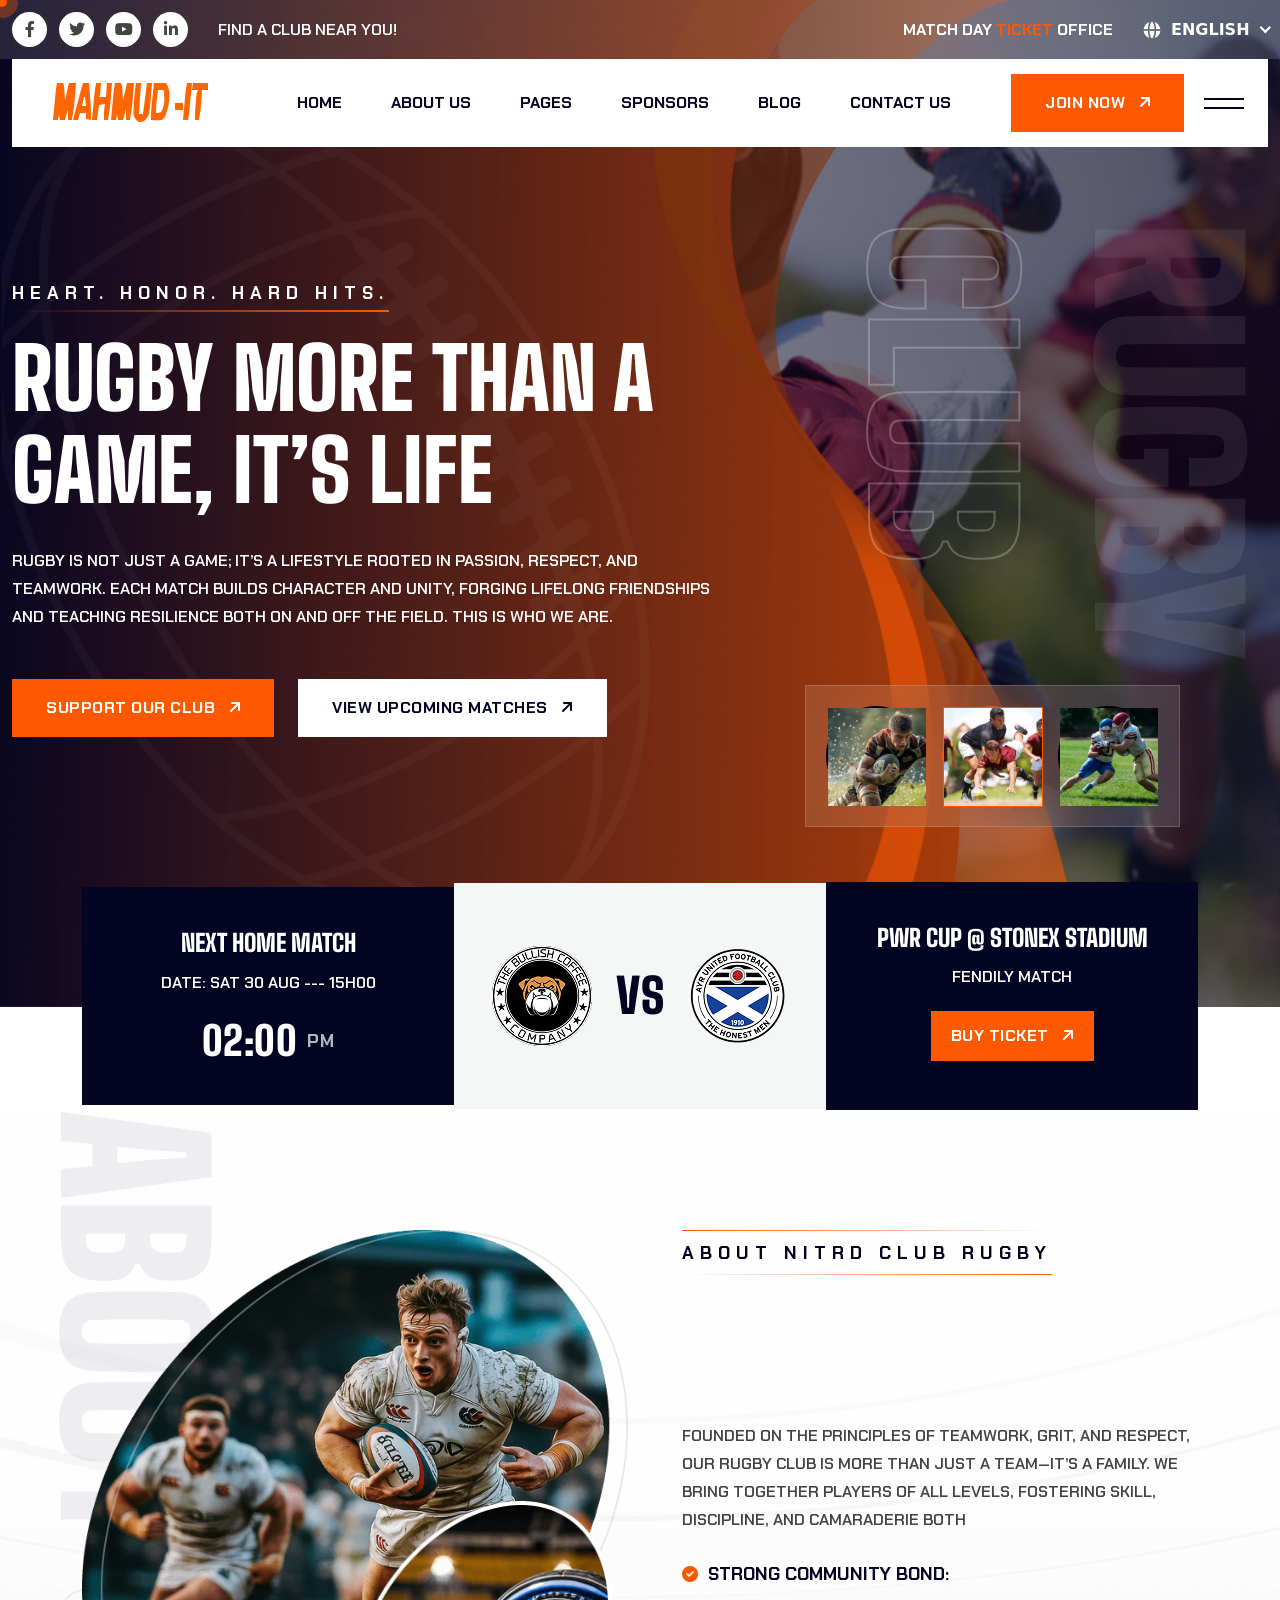
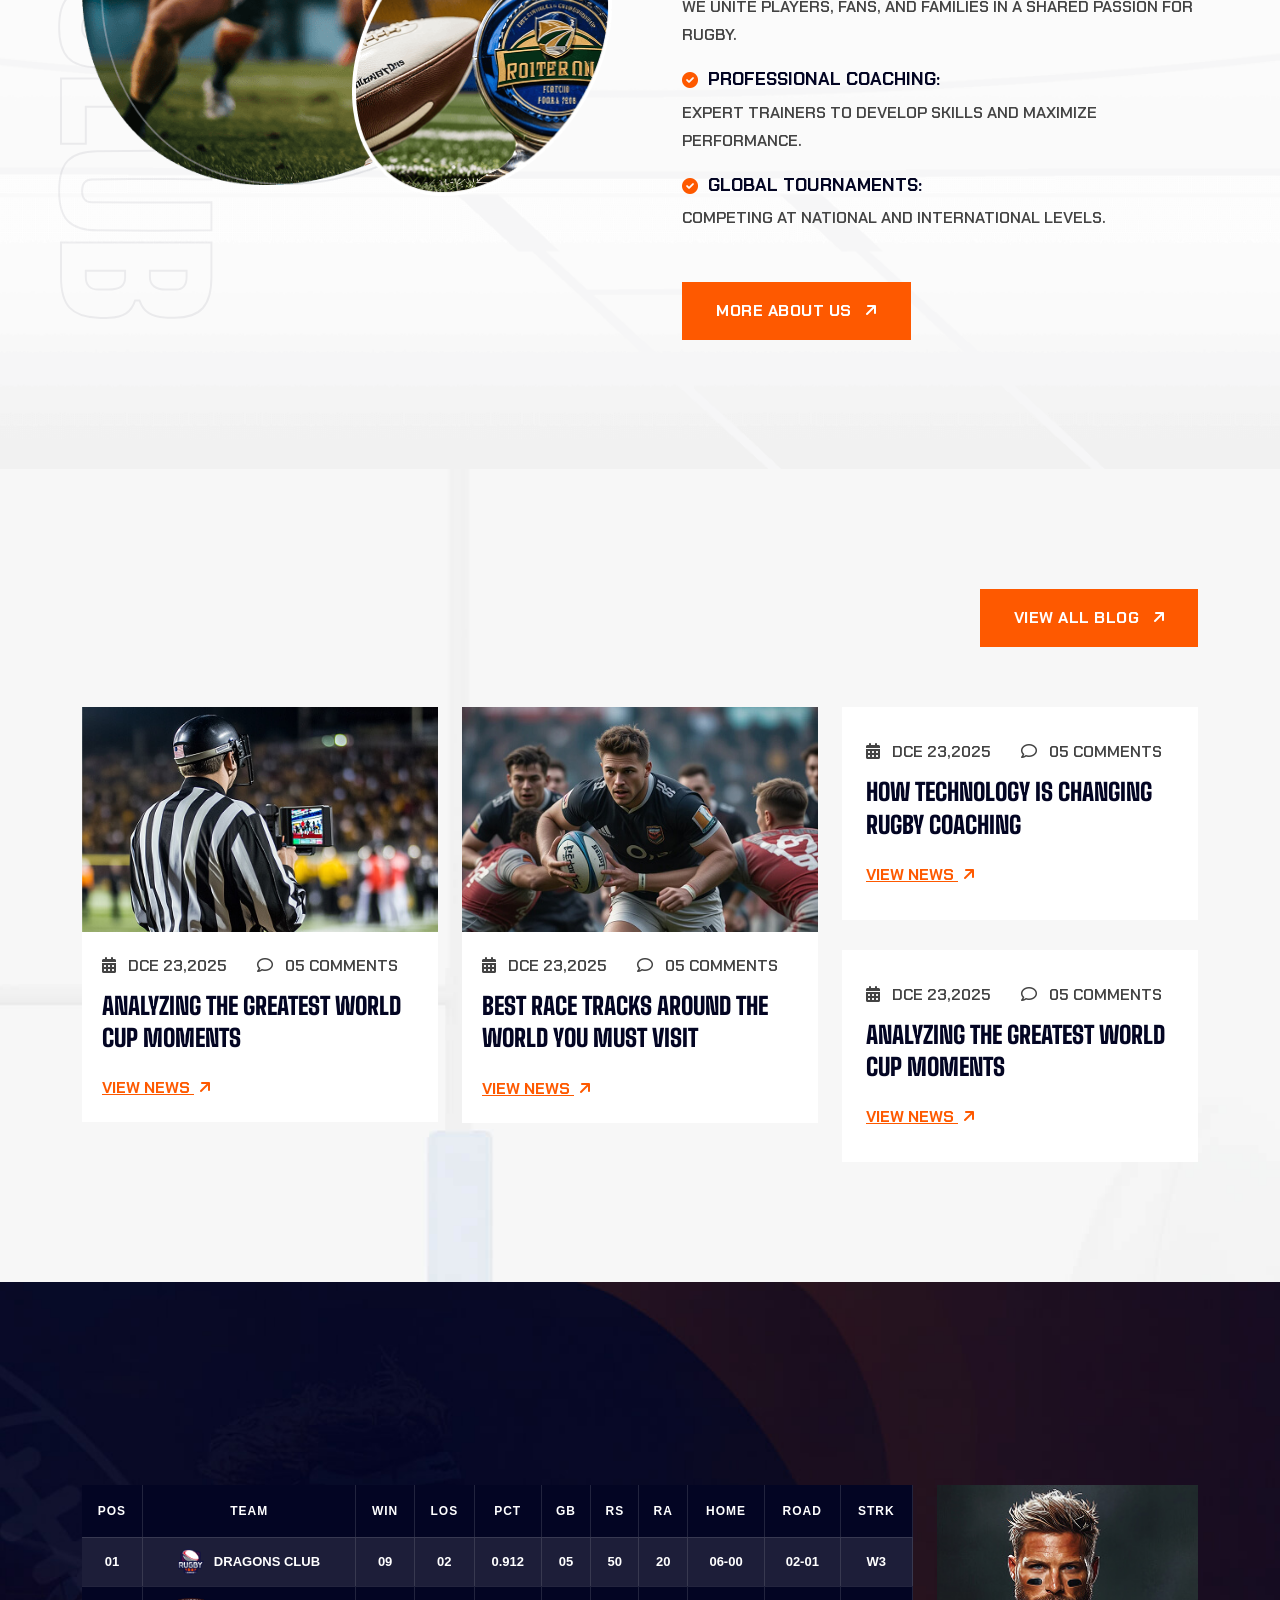
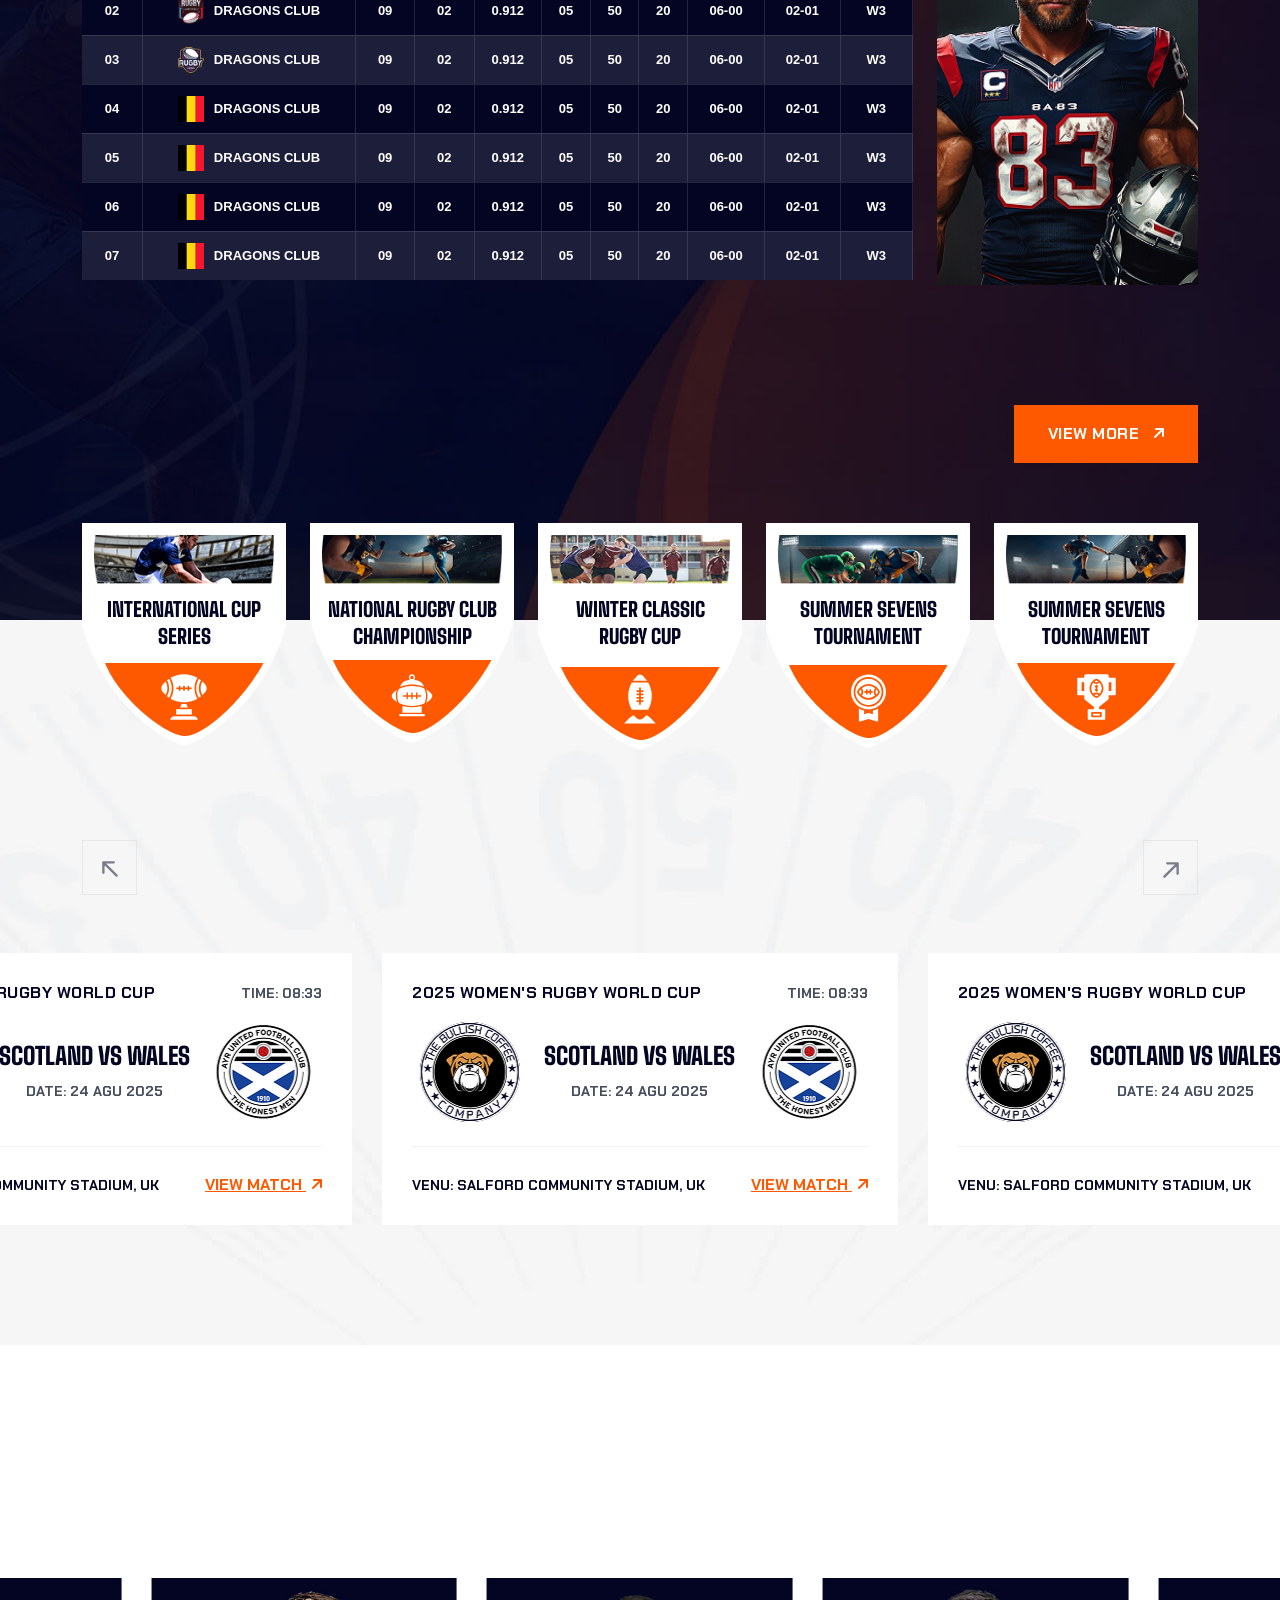
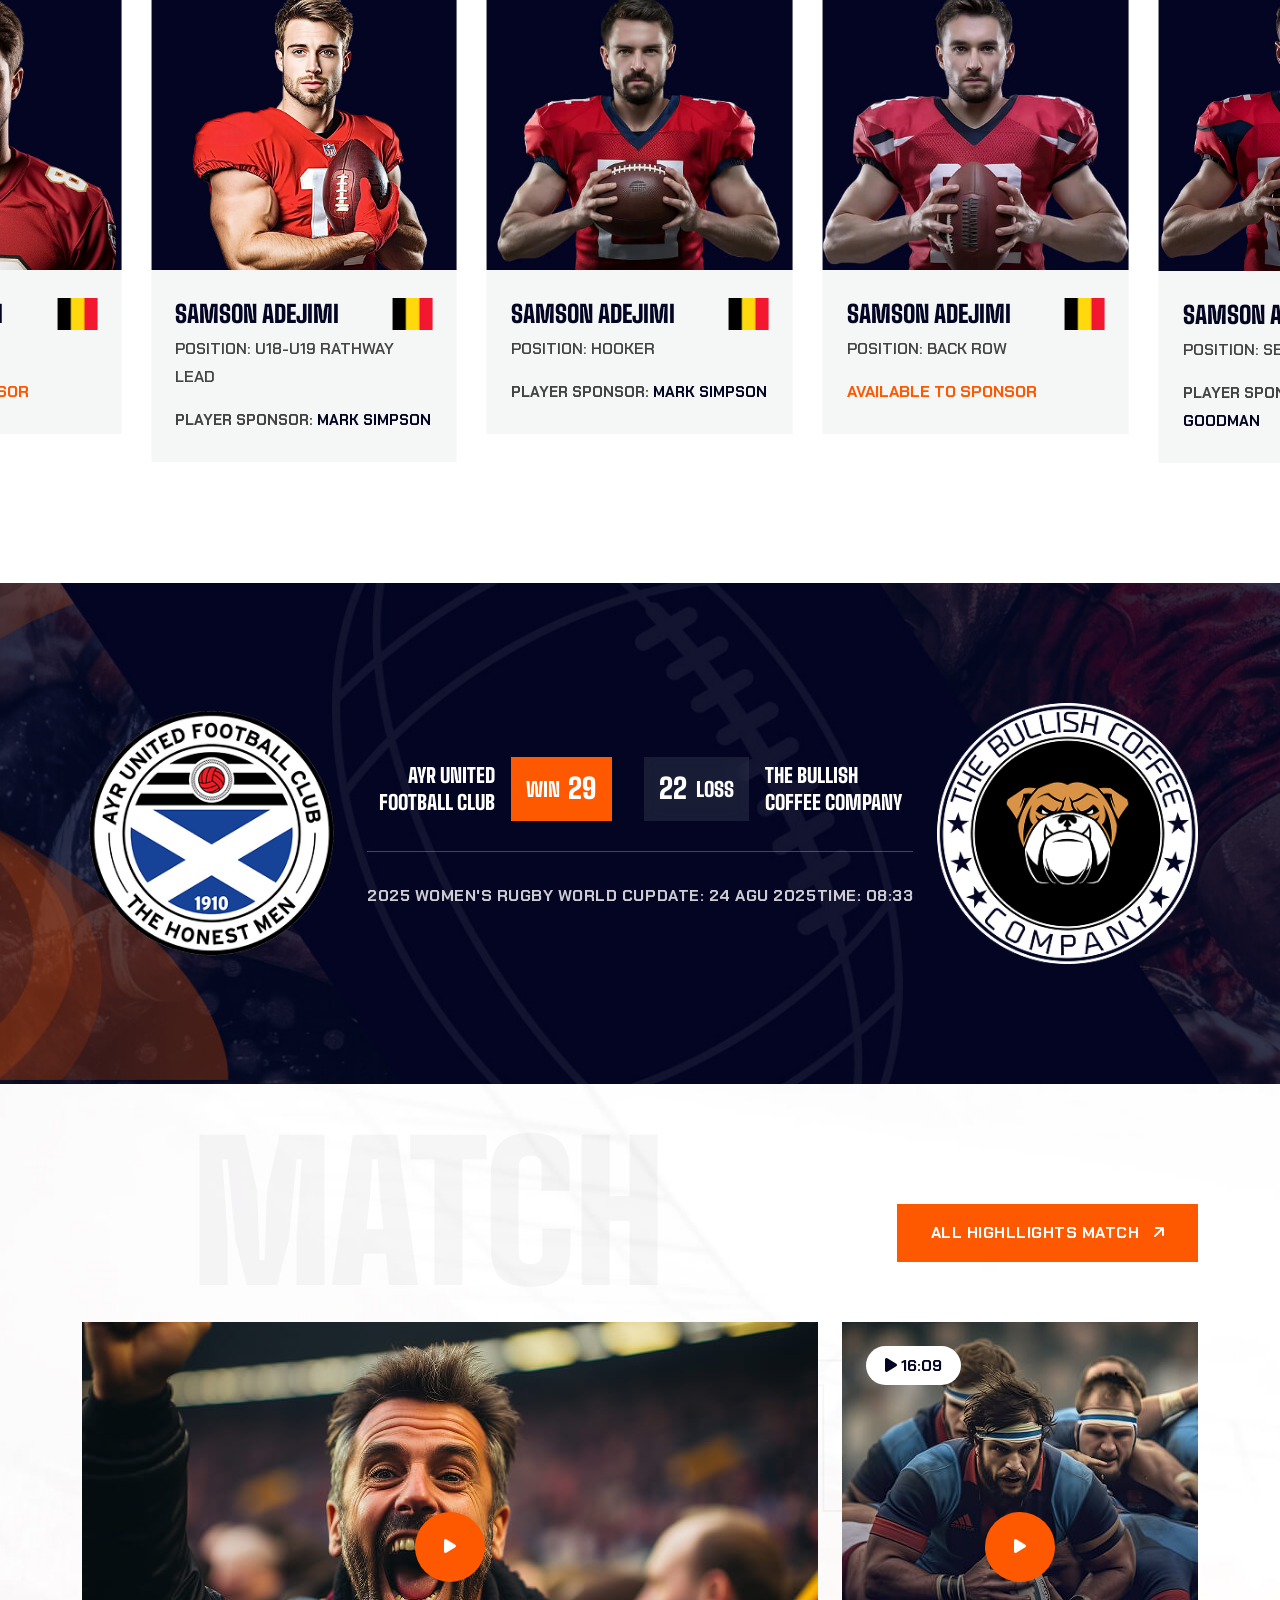
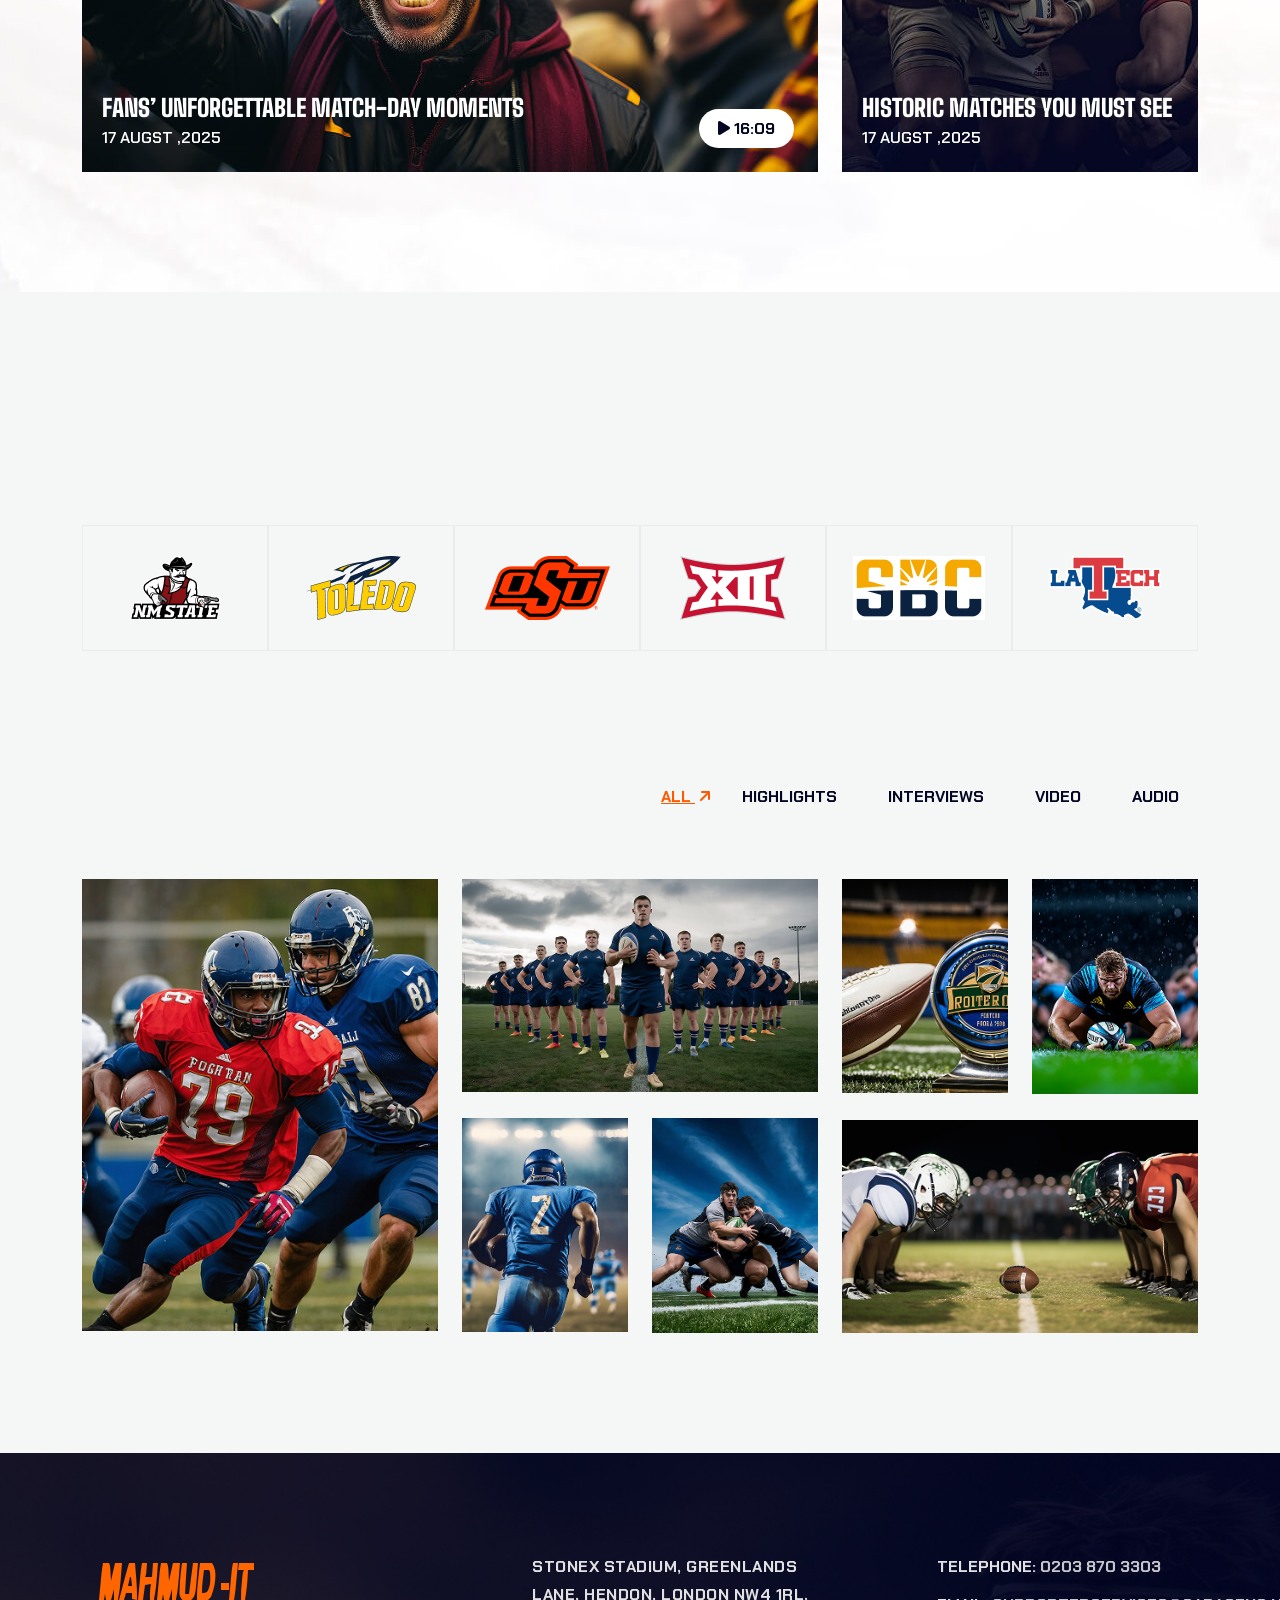
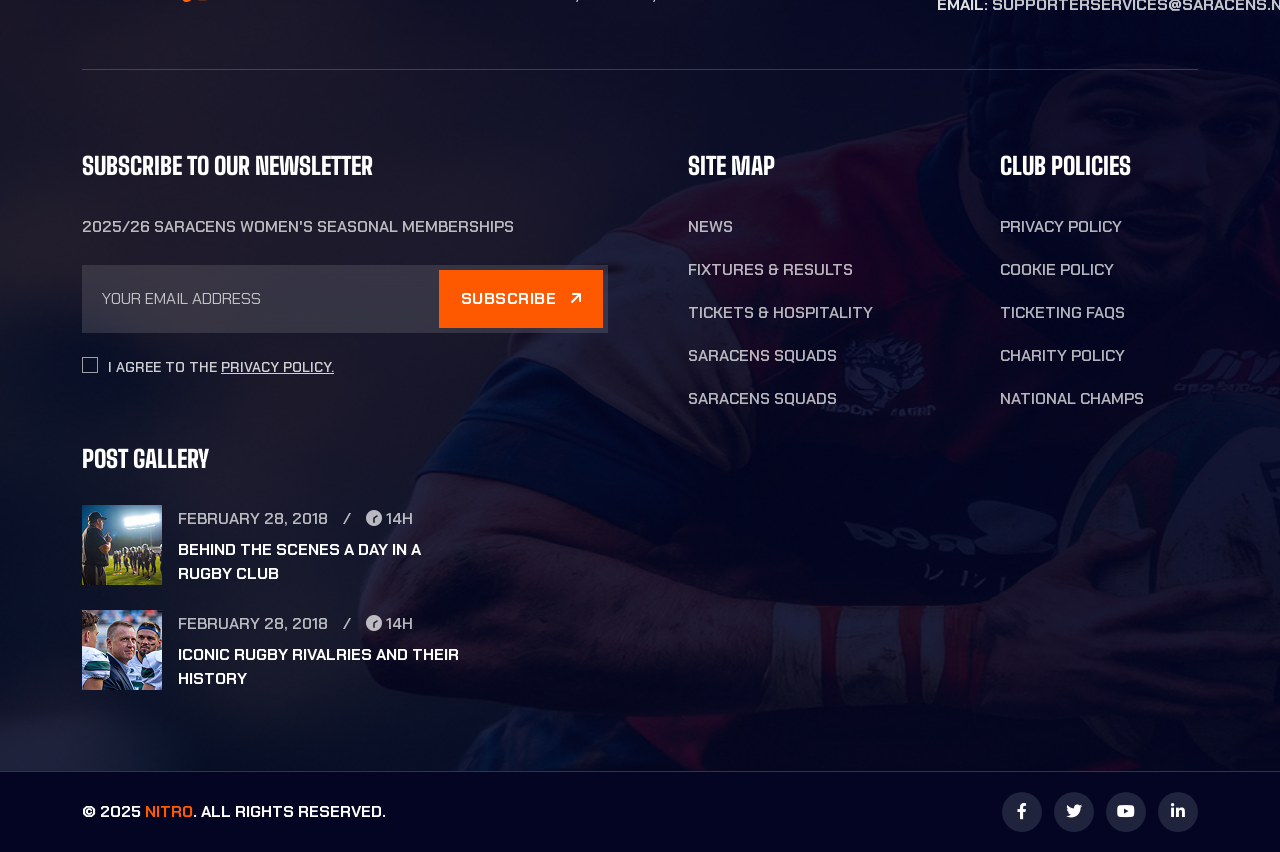
<file: index-3.html>
<!DOCTYPE html>
<html lang="en">
    <!--<< Header Area >>-->
    

<head>
        <!-- ========== Meta Tags ========== -->
        <meta charset="UTF-8">
        <meta http-equiv="X-UA-Compatible" content="IE=edge">
        <meta name="viewport" content="width=device-width, initial-scale=1">
        <meta name="author" content="Gramentheme">
        <meta name="description" content="Nitro - Sports Multipurpose HTML Template">
        <!-- ======== Page title ============ -->
        <title>Nitro - Sports Multipurpose HTML Template</title>
        <!--<< Favcion >>-->
        <link rel="shortcut icon" href="assets/img/favicon.svg">
        <!--<< Bootstrap min.css >>-->
        <link rel="stylesheet" href="assets/css/bootstrap.min.css">
        <!--<< All Min Css >>-->
        <link rel="stylesheet" href="assets/css/all.min.css">
        <!--<< Animate.css >>-->
        <link rel="stylesheet" href="assets/css/animate.css">
        <!--<< Magnific Popup.css >>-->
        <link rel="stylesheet" href="assets/css/magnific-popup.css">
        <!--<< MeanMenu.css >>-->
        <link rel="stylesheet" href="assets/css/meanmenu.css">
        <!--<< Swiper Bundle.css >>-->
        <link rel="stylesheet" href="assets/css/swiper-bundle.min.css">
        <!--<< Nice Select.css >>-->
        <link rel="stylesheet" href="assets/css/nice-select.css">
        <!--<< Main.css >>-->
        <link rel="stylesheet" href="assets/css/main.css">
    </head>
    <body>

        <!-- Preloader Start -->
        <div id="preloader" class="preloader">
            <div class="animation-preloader">
                <div class="spinner">                
                </div>
                <div class="txt-loading">
                    <span data-text-preloader="N" class="letters-loading">
                        N
                    </span>
                    <span data-text-preloader="I" class="letters-loading">
                        I
                    </span>
                    <span data-text-preloader="T" class="letters-loading">
                        T
                    </span>
                    <span data-text-preloader="R" class="letters-loading">
                        R
                    </span>
                    <span data-text-preloader="O" class="letters-loading">
                        O
                    </span>
                </div>
                <p class="text-center">Loading</p>
            </div>
            <div class="loader">
                <div class="row">
                    <div class="col-3 loader-section section-left">
                        <div class="bg"></div>
                    </div>
                    <div class="col-3 loader-section section-left">
                        <div class="bg"></div>
                    </div>
                    <div class="col-3 loader-section section-right">
                        <div class="bg"></div>
                    </div>
                    <div class="col-3 loader-section section-right">
                        <div class="bg"></div>
                    </div>
                </div>
            </div>
        </div>

        <!-- Back To Top Start -->
        <button id="back-top" class="back-to-top">
            <i class="fa-regular fa-arrow-up"></i>
        </button>

        <!-- MouseCursor Start -->
        <div class="mouseCursor cursor-outer"></div>
        <div class="mouseCursor cursor-inner"></div>

        <!-- Offcanvas Area Start -->
        <div class="fix-area">
            <div class="offcanvas__info">
                <div class="offcanvas__wrapper">
                    <div class="offcanvas__content">
                        <div class="offcanvas__top mb-5 d-flex justify-content-between align-items-center">
                            <div class="offcanvas__logo">
                                <a href="index.html">
                                    <img src="assets/img/logo/logo.svg" alt="logo-img">
                                </a>
                            </div>
                            <div class="offcanvas__close">
                                <button>
                                <i class="fas fa-times"></i>
                                </button>
                            </div>
                        </div>
                        <p class="text d-none d-xl-block">
                            Nullam dignissim, ante scelerisque the  is euismod fermentum odio sem semper the is erat, a feugiat leo urna eget eros. Duis Aenean a imperdiet risus.
                        </p>
                        <div class="mobile-menu fix mb-3"></div>
                        <div class="sidebar-image mt-4 d-none d-xl-block">
                            <img class="w-100" src="assets/img/sidebar-image.jpg" alt="img">
                        </div>
                        <div class="offcanvas__contact">
                            <h4>Contact Info</h4>
                            <ul>
                                <li class="d-flex align-items-center">
                                    <div class="offcanvas__contact-icon">
                                        <i class="fal fa-map-marker-alt"></i>
                                    </div>
                                    <div class="offcanvas__contact-text">
                                        <a target="_blank" href="#">Main Street, Melbourne, Australia</a>
                                    </div>
                                </li>
                                <li class="d-flex align-items-center">
                                    <div class="offcanvas__contact-icon mr-15">
                                        <i class="fal fa-envelope"></i>
                                    </div>
                                    <div class="offcanvas__contact-text">
                                        <a href="mailto:info@example.com"><span class="mailto:info@example.com">info@example.com</span></a>
                                    </div>
                                </li>
                                <li class="d-flex align-items-center">
                                    <div class="offcanvas__contact-icon mr-15">
                                        <i class="fal fa-clock"></i>
                                    </div>
                                    <div class="offcanvas__contact-text">
                                        <a target="_blank" href="#">Mod-friday, 09am -05pm</a>
                                    </div>
                                </li>
                                <li class="d-flex align-items-center">
                                    <div class="offcanvas__contact-icon mr-15">
                                        <i class="far fa-phone"></i>
                                    </div>
                                    <div class="offcanvas__contact-text">
                                        <a href="tel:+11002345909">+11002345909</a>
                                    </div>
                                </li>
                            </ul>
                            <a href="club-ranking.html" class="theme-btn mt-4">
                               JOIN NOW <i class="fa-solid fa-arrow-up-right"></i>
                            </a>
                            <div class="social-icon d-flex align-items-center">
                                <a href="#"><i class="fab fa-facebook-f"></i></a>
                                <a href="#"><i class="fab fa-twitter"></i></a>
                                <a href="#"><i class="fab fa-youtube"></i></a>
                                <a href="#"><i class="fab fa-linkedin-in"></i></a>
                            </div>
                        </div>
                    </div>
                </div>
            </div>
        </div>
        <div class="offcanvas__overlay"></div>

        <!-- Header Top Section Start -->
        <header class="header-top-section-3">
            <div class="header-top-section header-section-2">
                <div class="container">
                    <div class="header-top-wrapper">
                        <div class="top-left">
                            <div class="social-icon d-flex align-items-center">
                                <a href="#"><i class="fab fa-facebook-f"></i></a>
                                <a href="#"><i class="fab fa-twitter"></i></a>
                                <a href="#"><i class="fab fa-youtube"></i></a>
                                <a href="#"><i class="fab fa-linkedin-in"></i></a>
                            </div>
                            <p>
                                Find a club near you!
                            </p>
                        </div>
                        <div class="top-right">
                            <p>
                                Match Day <b>Ticket</b> Office
                            </p>
                            <div class="form-clt mt-0">
                            <img src="assets/img/global2.png" alt="">
                            <div class="form">
                                <select class="single-select w-100">
                                    <option>English</option>
                                    <option>Bangla</option>
                                    <option>Hindi</option>
                                </select>
                            </div>
                        </div>
                        </div>
                    </div>
                </div>
            </div>
            <div id="header-sticky" class="header-1 header-3">
                <div class="container">
                    <div class="mega-menu-wrapper">
                        <div class="header-main">
                            <a href="index.html" class="logo">
                                <img src="assets/img/logo/theme-logo.svg" alt="img">
                            </a>
                            <div class="header-left">
                                <div class="mean__menu-wrapper">
                                <div class="main-menu">
                                    <nav id="mobile-menu">
                                        <ul>
                                            <li class="has-dropdown active menu-thumb">
                                                <a href="index.html">
                                                    Home 
                                                </a>
                                                <ul class="submenu has-homemenu">
                                                    <li>
                                                        <div class="homemenu-items">
                                                            <div class="homemenu">
                                                                <div class="homemenu-thumb">
                                                                    <img src="assets/img/header/home-1.jpg" alt="img">
                                                                    <div class="demo-button">
                                                                    <a href="index.html" class="gt-theme-btn">Demo page</a>
                                                                    </div>
                                                                </div>
                                                                <div class="homemenu-content text-center">
                                                                    <h4 class="homemenu-title">
                                                                        Football  
                                                                    </h4>
                                                                </div>
                                                            </div>
                                                            <div class="homemenu">
                                                                <div class="homemenu-thumb mb-15">
                                                                <img src="assets/img/header/home-2.jpg" alt="img">
                                                                    <div class="demo-button">
                                                                    <a href="index-2.html" class="gt-theme-btn">Demo page</a>
                                                                    </div>
                                                                </div>
                                                                <div class="homemenu-content text-center">
                                                                    <h4 class="homemenu-title">
                                                                    Basketball 
                                                                    </h4>
                                                                </div>
                                                            </div>
                                                            <div class="homemenu">
                                                                <div class="homemenu-thumb mb-15">
                                                            <img src="assets/img/header/home-3.jpg" alt="img">
                                                                    <div class="demo-button">
                                                                    <a href="index-3.html" class="gt-theme-btn">Demo page</a>
                                                                    </div>
                                                                </div>
                                                                <div class="homemenu-content text-center">
                                                                    <h4 class="homemenu-title">
                                                                    Rugby Club
                                                                    </h4>
                                                                </div>
                                                            </div>
                                                        </div>
                                                    </li>
                                                </ul>
                                            </li>
                                            <li class="has-dropdown active d-xl-none">
                                                <a href="index.html" class="border-none">
                                                Home
                                                </a>
                                                <ul class="submenu">
                                                    <li><a href="index.html">Football</a></li>
                                                    <li><a href="index-2.html">Basketball</a></li>
                                                    <li><a href="index-3.html">Rugby Club</a></li>
                                                </ul>
                                            </li>
                                            <li>
                                                <a href="about.html">
                                                    About Us
                                                </a>
                                                <ul class="submenu">
                                                    <li><a href="about.html">About Us</a></li>
                                                    <li><a href="about-2.html">About Us 02</a></li>
                                                </ul>
                                            </li>
                                            <li class="has-dropdown">
                                                <a href="news.html">
                                                    Pages
                                                </a>
                                                <ul class="submenu">
                                                    <li><a href="gallery.html">Gallery</a></li>
                                                    <li><a href="club-ranking.html">club rankings</a></li>
                                                    <li><a href="club-line.html">club LineUp</a></li>
                                                    <li><a href="ticket.html">Ticket</a></li>
                                                    <li><a href="404.html">404 Page</a></li>
                                                </ul>
                                            </li>
                                            <li>
                                                <a href="sponsor.html">Sponsors</a>
                                            </li>
                                            <li>
                                                <a href="news-details.html">
                                                    Blog
                                                </a>
                                                <ul class="submenu">
                                                    <li><a href="news-grid.html">Blog Grid</a></li>
                                                    <li><a href="news.html">Blog Standard</a></li>
                                                    <li><a href="news-details.html">Blog Details</a></li>
                                                </ul>
                                            </li>
                                            <li>
                                                <a href="contact.html">Contact Us</a>
                                            </li>
                                        </ul>
                                    </nav>
                                </div>
                            </div>
                            </div>
                            <div class="header-right d-flex justify-content-end align-items-center">
                                <a href="club-ranking.html" class="theme-btn d-none d-xl-block">
                                JOIN NOW <i class="fa-solid fa-arrow-up-right"></i>
                                </a>
                                <div class="header__hamburger d-xl-block my-auto">
                                    <div class="sidebar__toggle">
                                        <div class="header-bar">
                                            <span></span>
                                            <span></span>
                                        </div>
                                    </div>
                                </div>
                            </div>
                        </div>
                    </div>
                </div>
            </div>
        </header>
        
        <!-- Hero Section Start -->
        <div class="hero-section-3">
            <div class="swiper hero-slider">
                <div class="swiper-wrapper">
                    <div class="swiper-slide">
                         <div class="hero-3">
                            <div class="hero-bg bg-cover" style="background-image: url(assets/img/home-3/hero/hero-bg.jpg);"></div>
                            <div class="left-shape" data-animation="fadeInLeft" data-delay="1.7s">
                                <img src="assets/img/home-3/hero/shape.png" alt="img">
                            </div>
                             <h2 class="stoke-title2"  data-animation="fadeInRight" data-delay="1.7s">
                                rugby <span>Club</span>
                            </h2>
                            <div class="container">
                                <div class="row align-items-end justify-content-between">
                                    <div class="col-lg-7">
                                        <div class="hero-content">
                                            <h6 data-animation="fadeInUp" data-delay="1.1s">
                                            Heart. Honor. Hard Hits.
                                            </h6>
                                            <h1 data-animation="fadeInUp" data-delay="1.3s">
                                            Rugby More Than a Game, It’s Life
                                            </h1>
                                            <p data-animation="fadeInUp" data-delay="1.5s">
                                            Rugby is not just a game; it’s a lifestyle rooted in passion, respect, and teamwork. Each match builds character and unity, forging lifelong friendships and teaching resilience both on and off the field. This is who we are.
                                            </p>
                                            <div class="hero-btn">
                                                <a data-animation="fadeInUp" data-delay="1.7s" href="team.html" class="theme-btn">
                                                    Support Our Club <i class="fa-solid fa-arrow-up-right"></i>
                                                </a>
                                                <a data-animation="fadeInUp" data-delay="1.7s" href="club-ranking.html" class="theme-btn bg-white">
                                                View Upcoming Matches <i class="fa-solid fa-arrow-up-right"></i>
                                                </a>
                                            </div>
                                        </div>
                                    </div>
                                </div>
                            </div>
                        </div>
                    </div>
                    <div class="swiper-slide">
                         <div class="hero-3">
                            <div class="hero-bg bg-cover" style="background-image: url(assets/img/home-3/hero/hero-bg-2.jpg);"></div>
                            <div class="left-shape" data-animation="fadeInLeft" data-delay="1.7s">
                                <img src="assets/img/home-3/hero/shape.png" alt="img">
                            </div>
                             <h2 class="stoke-title2"  data-animation="fadeInRight" data-delay="1.7s">
                                rugby <span>Club</span>
                            </h2>
                            <div class="container">
                                <div class="row align-items-end justify-content-between">
                                    <div class="col-lg-7">
                                        <div class="hero-content">
                                            <h6 data-animation="fadeInUp" data-delay="1.1s">
                                            Heart. Honor. Hard Hits.
                                            </h6>
                                            <h1 data-animation="fadeInUp" data-delay="1.3s">
                                            Rugby More Than a Game, It’s Life
                                            </h1>
                                            <p data-animation="fadeInUp" data-delay="1.5s">
                                            Rugby is not just a game; it’s a lifestyle rooted in passion, respect, and teamwork. Each match builds character and unity, forging lifelong friendships and teaching resilience both on and off the field. This is who we are.
                                            </p>
                                            <div class="hero-btn">
                                                <a data-animation="fadeInUp" data-delay="1.7s" href="team.html" class="theme-btn">
                                                    Support Our Club <i class="fa-solid fa-arrow-up-right"></i>
                                                </a>
                                                <a data-animation="fadeInUp" data-delay="1.7s" href="club-ranking.html" class="theme-btn bg-white">
                                                View Upcoming Matches <i class="fa-solid fa-arrow-up-right"></i>
                                                </a>
                                            </div>
                                        </div>
                                    </div>
                                </div>
                            </div>
                        </div>
                    </div>
                    <div class="swiper-slide">
                         <div class="hero-3">
                            <div class="hero-bg bg-cover" style="background-image: url(assets/img/home-3/hero/hero-bg-3.jpg);"></div>
                            <div class="left-shape" data-animation="fadeInLeft" data-delay="1.7s">
                                <img src="assets/img/home-3/hero/shape.png" alt="img">
                            </div>
                            <h2 class="stoke-title2"  data-animation="fadeInRight" data-delay="1.7s">
                                rugby <span>Club</span>
                            </h2>
                            <div class="container">
                                <div class="row align-items-end justify-content-between">
                                    <div class="col-lg-7">
                                        <div class="hero-content">
                                            <h6 data-animation="fadeInUp" data-delay="1.1s">
                                            Heart. Honor. Hard Hits.
                                            </h6>
                                            <h1 data-animation="fadeInUp" data-delay="1.3s">
                                            Rugby More Than a Game, It’s Life
                                            </h1>
                                            <p data-animation="fadeInUp" data-delay="1.5s">
                                            Rugby is not just a game; it’s a lifestyle rooted in passion, respect, and teamwork. Each match builds character and unity, forging lifelong friendships and teaching resilience both on and off the field. This is who we are.
                                            </p>
                                            <div class="hero-btn">
                                                <a data-animation="fadeInUp" data-delay="1.7s" href="team.html" class="theme-btn">
                                                    Support Our Club <i class="fa-solid fa-arrow-up-right"></i>
                                                </a>
                                                <a data-animation="fadeInUp" data-delay="1.7s" href="club-ranking.html" class="theme-btn bg-white">
                                                View Upcoming Matches <i class="fa-solid fa-arrow-up-right"></i>
                                                </a>
                                            </div>
                                        </div>
                                    </div>
                                </div>
                            </div>
                        </div>
                    </div>
                </div>
            </div>
             <div class="gt-product-dot">
                    <span class="dot-content">
                        <img src="assets/img/home-3/hero/hero-bg.jpg" alt="img">
                    </span>
                    <span class="dot-content">
                       <img src="assets/img/home-3/hero/hero-bg-2.jpg" alt="img">
                    </span>
                    <span class="dot-content">
                     <img src="assets/img/home-3/hero/hero-bg-3.jpg" alt="img">
                    </span>
                </div>
        </div>

        <!-- Match Start Section Start -->
        <section class="match-start-section-3">
            <div class="container">
                <div class="match-start-wrapper-3  wow fadeInUp" data-wow-delay=".3s">
                    <div class="row g-4 g-xl-0 align-items-center">
                        <div class="col-xl-4 col-lg-6 col-md-6">
                            <div class="match-start-box-3 style-top">
                                <div class="left-shape">
                                    <img src="assets/img/home-3/left-shape.png" alt="img">
                                </div>
                                <div class="content">
                                    <h3>Next home match</h3>
                                    <p>Date: Sat 30 Aug --- 15H00</p>
                                    <h2>
                                        02:00 <span>PM</span>
                                    </h2>
                                </div>
                            </div>
                        </div>
                        <div class="col-xl-4 col-lg-6 col-md-6">
                            <div class="match-vs-start">
                                <img src="assets/img/home-3/match-1.png" alt="img">
                                <span class="vs-text">VS</span>
                                <img src="assets/img/home-3/match-2.png" alt="img">
                            </div>
                        </div>
                        <div class="col-xl-4 col-lg-6 col-md-6">
                            <div class="match-start-box-3">
                                <div class="left-shape">
                                    <img src="assets/img/home-3/right-shape.png" alt="img">
                                </div>
                                <div class="content style-2">
                                    <h3>PWR Cup @ StoneX Stadium</h3>
                                    <p>fendily match</p>
                                    <a href="ticket.html" class="theme-btn">
                                        BUY TICKET <i class="fa-solid fa-arrow-up-right"></i>
                                    </a>
                                </div>
                            </div>
                        </div>
                    </div>
                </div>
            </div>
        </section>

        <!-- About Section Start -->
        <section class="about-section-3 section-padding fix bg-cover" style="background-image: url('assets/img/home-3/about/about-bg.png');">
            <h2 class="stoke-title2">
                about <span>Club</span>
            </h2>
            <div class="container">
                <div class="about-wrapper-3">
                    <div class="row g-4">
                        <div class="col-lg-6">
                            <div class="about-left-items">
                                <div class="about-image">
                                    <img src="assets/img/home-3/about/about-01.png" alt="img" class="wow fadeInUp" data-wow-delay=".3s">
                                    <div class="thumb">
                                        <img src="assets/img/home-3/about/about-02.png" alt="img" class="wow fadeInUp" data-wow-delay=".5s">
                                    </div>
                                </div>
                            </div>
                        </div>
                        <div class="col-lg-6">
                            <div class="about-content">
                                <div class="section-title mb-0">
                                    <h6 class="wow fadeInUp">About NITRD Club Rugby</h6>
                                    <h2 class="hero_title tv_hero_title hero_title_1">
                                        Built on Tradition, Fueled by  <span class="text-weight-700">Teamwork</span>
                                    </h2>
                                </div>
                                <p class="about-text wow fadeInUp" data-wow-delay=".3s">
                                    Founded on the principles of teamwork, grit, and respect, our rugby club is more than just a team—it’s a family. We bring together players of all levels, fostering skill, discipline, and camaraderie both
                                </p>
                                <div class="list-box wow fadeInUp" data-wow-delay=".5s">
                                    <div class="list-content">
                                        <i class="fa-solid fa-circle-check"></i>
                                        <h5>Strong Community Bond:</h5>
                                    </div>
                                    <p>We unite players, fans, and families in a shared passion for rugby.</p>
                                </div>
                                <div class="list-box wow fadeInUp" data-wow-delay=".7s">
                                    <div class="list-content">
                                        <i class="fa-solid fa-circle-check"></i>
                                        <h5>Professional Coaching:</h5>
                                    </div>
                                    <p>Expert trainers to develop skills and maximize performance.</p>
                                </div>
                                <div class="list-box wow fadeInUp" data-wow-delay=".9s">
                                    <div class="list-content">
                                        <i class="fa-solid fa-circle-check"></i>
                                        <h5>Global Tournaments:</h5>
                                    </div>
                                    <p>Competing at national and international levels.</p>
                                </div>
                                <a href="about.html" class="theme-btn wow fadeInUp" data-wow-delay=".3s">
                                   MORE ABOUT US <i class="fa-solid fa-arrow-up-right"></i>
                                </a>
                            </div>
                        </div>
                    </div>
                </div>
            </div>
        </section>

        <!-- News Section Start -->
        <section class="news-section-3 section-padding fix bg-cover" style="background-image: url('assets/img/home-3/news/bg.jpg');">
            <h2 class="stoke-title2 hero_title tv_hero_title hero_title_1">
                Trending <span>news</span>
            </h2>
            <div class="container">
                <div class="section-title-area">
                    <div class="section-title hero_title tv_hero_title hero_title_1">
                        <h2>From Training Ground <span class="text-weight-700">to Trophy</span></h2>
                    </div>
                    <a href="news.html" class="theme-btn wow fadeInUp" data-wow-delay=".3s">
                        view all blog <i class="fa-solid fa-arrow-up-right"></i>
                    </a>
                </div>
                <div class="row">
                    <div class="col-xl-4 col-lg-6 col-md-6 wow fadeInUp" data-wow-delay=".3s">
                        <div class="news-box-items-3">
                            <div class="thumb">
                                <img src="assets/img/home-3/news/news-01.jpg" alt="img">
                            </div>
                            <div class="content">
                                <ul>
                                    <li>
                                        <span>
                                            <i class="fa-solid fa-calendar-days"></i>
                                            Dce 23,2025
                                        </span>
                                    </li>
                                    <li>
                                        <span>
                                            <i class="fa-regular fa-comment"></i>
                                            05 Comments
                                        </span>
                                    </li>
                                </ul>
                                <h3><a href="news-details.html">Analyzing the Greatest World Cup Moments</a></h3>
                                <a href="news.html" class="link-btn">
                                    VIEW NEWS
                                     <i class="fa-solid fa-arrow-up-right"></i>
                                </a>
                            </div>
                        </div>
                    </div>
                    <div class="col-xl-4 col-lg-6 col-md-6 wow fadeInUp" data-wow-delay=".5s">
                        <div class="news-box-items-3">
                            <div class="thumb">
                                <img src="assets/img/home-3/news/news-02.jpg" alt="img">
                            </div>
                            <div class="content">
                                <ul>
                                    <li>
                                        <span>
                                            <i class="fa-solid fa-calendar-days"></i>
                                            Dce 23,2025
                                        </span>
                                    </li>
                                    <li>
                                        <span>
                                            <i class="fa-regular fa-comment"></i>
                                            05 Comments
                                        </span>
                                    </li>
                                </ul>
                                <h3><a href="news-details.html">Best Race Tracks Around the World You Must Visit</a></h3>
                                <a href="news.html" class="link-btn">
                                    VIEW NEWS <i class="fa-solid fa-arrow-up-right"></i>
                                </a>
                            </div>
                        </div>
                    </div>
                    <div class="col-xl-4 col-lg-6 col-md-6 wow fadeInUp" data-wow-delay=".7s">
                        <div class="news-content-3">
                            <ul>
                                <li>
                                    <span>
                                        <i class="fa-solid fa-calendar-days"></i>
                                        Dce 23,2025
                                    </span>
                                </li>
                                <li>
                                    <span>
                                        <i class="fa-regular fa-comment"></i>
                                        05 Comments
                                    </span>
                                </li>
                            </ul>
                            <h3><a href="news-details.html">How Technology Is Changing Rugby Coaching</a></h3>
                            <a href="news.html" class="link-btn">
                                VIEW NEWS <i class="fa-solid fa-arrow-up-right"></i>
                            </a>
                        </div>
                         <div class="news-content-3">
                            <ul>
                                <li>
                                    <span>
                                        <i class="fa-solid fa-calendar-days"></i>
                                        Dce 23,2025
                                    </span>
                                </li>
                                <li>
                                    <span>
                                        <i class="fa-regular fa-comment"></i>
                                        05 Comments
                                    </span>
                                </li>
                            </ul>
                            <h3><a href="news-details.html">Analyzing the Greatest World Cup Moments</a></h3>
                            <a href="news.html" class="link-btn">
                                VIEW NEWS <i class="fa-solid fa-arrow-up-right"></i>
                            </a>
                        </div>
                    </div>
                </div>
            </div>
        </section>
        
        <!-- Ranking Section Start -->
        <section class="ranking-secion-3 section-padding pb-0 bg-cover" style="background-image: url('assets/img/home-3/ranking/ranking-bg.jpg');">
             <h2 class="stoke-title2">
                <span>Club</span>
                rankings 
            </h2>
            <div class="container">
                <div class="section-title text-center hero_title tv_hero_title hero_title_1">
                    <h2 class="text-white">PRIMARY <span class="text-weight-700  text-white">LEAGUE</span> STANDING</h2>
                </div>
                <div class="ranking-wrapper-3">
                    <div class="row g-4">
                        <div class="col-xl-9 col-lg-8 wow fadeInUp" data-wow-delay=".3s">
                            <div class="ranking-box-3-items">
                                <div class="score-table">
                                    <div class="table-responsive">
                                         <table>
                                        <thead>
                                        <tr>
                                            <th>POS</th>
                                            <th>TEAM</th>
                                            <th>WIN</th>
                                            <th>LOS</th>
                                            <th>PCT</th>
                                            <th>GB</th>
                                            <th>RS</th>
                                            <th>RA</th>
                                            <th>HOME</th>
                                            <th>ROAD</th>
                                            <th>STRK</th>
                                        </tr>
                                        </thead>
                                        <tbody>
                                        <tr class="bg-white-01">
                                            <td>01</td>
                                            <td><img src="assets/img/home-3/ranking/r1.png" alt=""> DRAGONS CLUB</td>
                                            <td>09</td>
                                            <td>02</td>
                                            <td>0.912</td>
                                            <td>05</td>
                                            <td>50</td>
                                            <td>20</td>
                                            <td>06-00</td>
                                            <td>02-01</td>
                                            <td>W3</td>
                                        </tr>
                                        <tr>
                                            <td>02</td>
                                            <td><img src="assets/img/home-3/ranking/r2.png" alt=""> DRAGONS CLUB</td>
                                            <td>09</td>
                                            <td>02</td>
                                            <td>0.912</td>
                                            <td>05</td>
                                            <td>50</td>
                                            <td>20</td>
                                            <td>06-00</td>
                                            <td>02-01</td>
                                            <td>W3</td>
                                        </tr>
                                        <tr class="bg-white-01">
                                            <td>03</td>
                                            <td><img src="assets/img/home-3/ranking/r3.png" alt=""> DRAGONS CLUB</td>
                                            <td>09</td>
                                            <td>02</td>
                                            <td>0.912</td>
                                            <td>05</td>
                                            <td>50</td>
                                            <td>20</td>
                                            <td>06-00</td>
                                            <td>02-01</td>
                                            <td>W3</td>
                                        </tr>
                                        <tr>
                                            <td>04</td>
                                            <td><img src="assets/img/home-3/ranking/r4.png" alt=""> DRAGONS CLUB</td>
                                            <td>09</td>
                                            <td>02</td>
                                            <td>0.912</td>
                                            <td>05</td>
                                            <td>50</td>
                                            <td>20</td>
                                            <td>06-00</td>
                                            <td>02-01</td>
                                            <td>W3</td>
                                        </tr>
                                        <tr class="bg-white-01">
                                            <td>05</td>
                                            <td><img src="assets/img/home-3/ranking/r4.png" alt=""> DRAGONS CLUB</td>
                                            <td>09</td>
                                            <td>02</td>
                                            <td>0.912</td>
                                            <td>05</td>
                                            <td>50</td>
                                            <td>20</td>
                                            <td>06-00</td>
                                            <td>02-01</td>
                                            <td>W3</td>
                                        </tr>
                                        <tr>
                                            <td>06</td>
                                            <td><img src="assets/img/home-3/ranking/r4.png" alt=""> DRAGONS CLUB</td>
                                            <td>09</td>
                                            <td>02</td>
                                            <td>0.912</td>
                                            <td>05</td>
                                            <td>50</td>
                                            <td>20</td>
                                            <td>06-00</td>
                                            <td>02-01</td>
                                            <td>W3</td>
                                        </tr>
                                        <tr class="bg-white-01">
                                            <td>07</td>
                                            <td><img src="assets/img/home-3/ranking/r4.png" alt=""> DRAGONS CLUB</td>
                                            <td>09</td>
                                            <td>02</td>
                                            <td>0.912</td>
                                            <td>05</td>
                                            <td>50</td>
                                            <td>20</td>
                                            <td>06-00</td>
                                            <td>02-01</td>
                                            <td>W3</td>
                                        </tr>
                                        </tbody>
                                    </table>
                                    </div>
                                </div>
                            </div>
                        </div>
                        <div class="col-xl-3 col-lg-4 wow fadeInUp" data-wow-delay=".5s">
                            <div class="man-image">
                                <img src="assets/img/home-3/ranking/man-image.jpg" alt="img">
                            </div>
                        </div>
                    </div>
                </div>
            </div>
            <div class="tournaments-league-wrapper-3 section-padding pb-0">
                <div class="container">
                    <div class="section-title-area">
                        <div class="section-title hero_title tv_hero_title hero_title_1">
                            <h2 class="text-white">Tournaments That <span class="text-weight-700 text-white">Define Legends</span></h2>
                        </div>
                        <a href="club-ranking.html" class="theme-btn wow fadeInUp" data-wow-delay=".3s">
                           view more <i class="fa-solid fa-arrow-up-right"></i>
                        </a>
                    </div>
                    <div class="row row-cols-xl-5 row-cols-lg-4 row-cols-md-3 row-cols-sm-2 row-cols-1">
                        <div class="col">
                            <div class="tournaments-league-box">
                                <div class="thumb">
                                    <img src="assets/img/home-3/tournament/01.png" alt="img">
                                </div>
                                <h3>
                                    International Cup <br> Series
                                </h3>
                                <div class="icon">
                                    <img src="assets/img/home-3/tournament/icon1.svg" alt="img">
                                    <div class="icon-bg">
                                        <img src="assets/img/home-3/tournament/icon-bg.png" alt="img">
                                    </div>
                                </div>
                            </div>
                        </div>
                         <div class="col">
                            <div class="tournaments-league-box">
                                <div class="thumb">
                                    <img src="assets/img/home-3/tournament/02.png" alt="img">
                                </div>
                                <h3>
                                    National Rugby club <br> Championship
                                </h3>
                                <div class="icon">
                                    <img src="assets/img/home-3/tournament/icon2.svg" alt="img">
                                    <div class="icon-bg">
                                        <img src="assets/img/home-3/tournament/icon-bg.png" alt="img">
                                    </div>
                                </div>
                            </div>
                        </div>
                         <div class="col">
                            <div class="tournaments-league-box">
                                <div class="thumb">
                                    <img src="assets/img/home-3/tournament/03.png" alt="img">
                                </div>
                                <h3>
                                    Winter Classic <br>
                                    Rugby Cup
                                </h3>
                                <div class="icon">
                                    <img src="assets/img/home-3/tournament/icon3.svg" alt="img">
                                    <div class="icon-bg">
                                        <img src="assets/img/home-3/tournament/icon-bg.png" alt="img">
                                    </div>
                                </div>
                            </div>
                        </div>
                         <div class="col">
                            <div class="tournaments-league-box">
                                <div class="thumb">
                                    <img src="assets/img/home-3/tournament/04.png" alt="img">
                                </div>
                                <h3>
                                    Summer Sevens <br> Tournament
                                </h3>
                                <div class="icon">
                                    <img src="assets/img/home-3/tournament/icon4.svg" alt="img">
                                    <div class="icon-bg">
                                        <img src="assets/img/home-3/tournament/icon-bg.png" alt="img">
                                    </div>
                                </div>
                            </div>
                        </div>
                         <div class="col">
                            <div class="tournaments-league-box">
                                <div class="thumb">
                                    <img src="assets/img/home-3/tournament/05.png" alt="img">
                                </div>
                                <h3>
                                   Summer Sevens <br> Tournament
                                </h3>
                                <div class="icon">
                                    <img src="assets/img/home-3/tournament/icon5.svg" alt="img">
                                    <div class="icon-bg">
                                        <img src="assets/img/home-3/tournament/icon-bg.png" alt="img">
                                    </div>
                                </div>
                            </div>
                        </div>
                    </div>
                </div>
            </div>
        </section>

        <!-- Upcoming Match Section Start -->
        <section class="upcoming-match-section fix section-padding bg-cover" style="background-image: url('assets/img/home-3/upcomming-match.jpg');">
            <div class="container">
                 <div class="array-button-2 mt-0 d-flex align-items-center justify-content-between">
                <button class="array-prev2">
                    <svg xmlns="http://www.w3.org/2000/svg" width="20" height="24" viewBox="0 0 20 24" fill="none">
                    <g opacity="0.72">
                        <path d="M15.814 19.4316C16.2646 19.8822 16.9952 19.8822 17.4458 19.4316C17.8964 18.981 17.8964 18.2504 17.4458 17.7998L16.6299 18.6157L15.814 19.4316ZM3.37029 4.20228C2.73304 4.20228 2.21644 4.71887 2.21644 5.35613L2.21644 15.7407C2.21644 16.378 2.73303 16.8946 3.37029 16.8946C4.00754 16.8946 4.52413 16.378 4.52413 15.7407V6.50997H13.7549C14.3922 6.50997 14.9087 5.99338 14.9087 5.35613C14.9087 4.71887 14.3922 4.20228 13.7549 4.20228L3.37029 4.20228ZM16.6299 18.6157L17.4458 17.7998L4.18618 4.54023L3.37029 5.35613L2.55439 6.17202L15.814 19.4316L16.6299 18.6157Z" fill="#464E5E"/>
                    </g>
                    </svg>
                </button>
                <button class="array-next2">
                    <svg xmlns="http://www.w3.org/2000/svg" width="24" height="20" viewBox="0 0 24 20" fill="none">
                    <g opacity="0.72">
                        <path d="M4.56838 15.814C4.11778 16.2646 4.11778 16.9952 4.56838 17.4458C5.01899 17.8964 5.74956 17.8964 6.20017 17.4458L5.38428 16.6299L4.56838 15.814ZM19.7977 3.37029C19.7977 2.73304 19.2811 2.21644 18.6439 2.21644L8.25926 2.21644C7.62201 2.21644 7.10541 2.73303 7.10541 3.37029C7.10541 4.00754 7.62201 4.52413 8.25926 4.52413H17.49V13.7549C17.49 14.3922 18.0066 14.9087 18.6439 14.9087C19.2811 14.9087 19.7977 14.3922 19.7977 13.7549L19.7977 3.37029ZM5.38428 16.6299L6.20017 17.4458L19.4598 4.18618L18.6439 3.37029L17.828 2.55439L4.56838 15.814L5.38428 16.6299Z" fill="#464E5E"/>
                    </g>
                    </svg>
                </button>
            </div>
                <div class="section-title text-center hero_title tv_hero_title hero_title_1">
                    <h2>upcoming match</h2>
                </div>
            </div>
            <div class="swiper upcoming-match-slider-3">
                <div class="swiper-wrapper">
                    <div class="swiper-slide">
                        <div class="upcoming-match-box-items-3">
                            <div class="top-items">
                                <p>2025 Women's Rugby World Cup</p>
                                <span>TIME: 08:33</span>
                            </div>
                            <div class="match-logo-items">
                                <img src="assets/img/home-3/match-logo-1.png" alt="img">
                                <div class="content">
                                    <h3>Scotland vS Wales</h3>
                                    <p>DATE: 24 AGU 2025</p>
                                </div>
                                <img src="assets/img/home-3/match-logo-2.png" alt="img">
                            </div>
                            <div class="bottom-items">
                                <p>VENU: Salford Community Stadium, uk</p>
                                <a href="ticket.html" class="link-btn">
                                    VIEW MATCH <i class="fa-solid fa-arrow-up-right"></i>
                                </a>
                            </div>
                        </div>
                    </div>
                    <div class="swiper-slide">
                        <div class="upcoming-match-box-items-3">
                            <div class="top-items">
                                <p>2025 Women's Rugby World Cup</p>
                                <span>TIME: 08:33</span>
                            </div>
                            <div class="match-logo-items">
                                <img src="assets/img/home-3/match-logo-1.png" alt="img">
                                <div class="content">
                                    <h3>Scotland vS Wales</h3>
                                    <p>DATE: 24 AGU 2025</p>
                                </div>
                                <img src="assets/img/home-3/match-logo-2.png" alt="img">
                            </div>
                            <div class="bottom-items">
                                <p>VENU: Salford Community Stadium, uk</p>
                                <a href="ticket.html" class="link-btn">
                                    VIEW MATCH <i class="fa-solid fa-arrow-up-right"></i>
                                </a>
                            </div>
                        </div>
                    </div>
                    <div class="swiper-slide">
                        <div class="upcoming-match-box-items-3">
                            <div class="top-items">
                                <p>2025 Women's Rugby World Cup</p>
                                <span>TIME: 08:33</span>
                            </div>
                            <div class="match-logo-items">
                                <img src="assets/img/home-3/match-logo-1.png" alt="img">
                                <div class="content">
                                    <h3>Scotland vS Wales</h3>
                                    <p>DATE: 24 AGU 2025</p>
                                </div>
                                <img src="assets/img/home-3/match-logo-2.png" alt="img">
                            </div>
                            <div class="bottom-items">
                                <p>VENU: Salford Community Stadium, uk</p>
                                <a href="ticket.html" class="link-btn">
                                    VIEW MATCH <i class="fa-solid fa-arrow-up-right"></i>
                                </a>
                            </div>
                        </div>
                    </div>
                    <div class="swiper-slide">
                        <div class="upcoming-match-box-items-3">
                            <div class="top-items">
                                <p>2025 Women's Rugby World Cup</p>
                                <span>TIME: 08:33</span>
                            </div>
                            <div class="match-logo-items">
                                <img src="assets/img/home-3/match-logo-1.png" alt="img">
                                <div class="content">
                                    <h3>Scotland vS Wales</h3>
                                    <p>DATE: 24 AGU 2025</p>
                                </div>
                                <img src="assets/img/home-3/match-logo-2.png" alt="img">
                            </div>
                            <div class="bottom-items">
                                <p>VENU: Salford Community Stadium, uk</p>
                                <a href="ticket.html" class="link-btn">
                                    VIEW MATCH <i class="fa-solid fa-arrow-up-right"></i>
                                </a>
                            </div>
                        </div>
                    </div>
                </div>
            </div>
        </section>

        <!-- Team Section Start -->
        <section class="team-section-3 section-padding fix">
            <h2 class="stoke-title2">
                CLUB 
                <span>suqad</span>
            </h2>
            <div class="container">
                <div class="section-title text-center hero_title tv_hero_title hero_title_1">
                    <h2>Squad of <span class="text-weight-700">Strength</span> and Skill</h2>
                </div>
            </div>
            <div class="swiper team-slider-3">
                 <div class="swiper-wrapper">
                <div class="swiper-slide">
                    <div class="team-box-items-3">
                        <div class="thumb">
                            <img src="assets/img/home-3/team/team-01.jpg" alt="img">
                        </div>
                        <div class="content">
                            <h3>
                                <a href="team-details.html">samson adejimi</a>
                            </h3>
                            <span>Position: u18-u19 rathway lead</span>
                            <p>
                                player sponsor: <b>mark simpson</b>
                            </p>
                            <div class="flag-image">
                                <img src="assets/img/home-3/team/flag.jpg" alt="img">
                            </div>
                        </div>
                    </div>
                </div>
                 <div class="swiper-slide">
                    <div class="team-box-items-3">
                        <div class="thumb">
                            <img src="assets/img/home-3/team/team-02.jpg" alt="img">
                        </div>
                        <div class="content">
                            <h3>
                                <a href="team-details.html">samson adejimi</a>
                            </h3>
                            <span>Position: hooker</span>
                            <p>
                                player sponsor: <b>mark simpson</b>
                            </p>
                            <div class="flag-image">
                                <img src="assets/img/home-3/team/flag.jpg" alt="img">
                            </div>
                        </div>
                    </div>
                </div>
                 <div class="swiper-slide">
                    <div class="team-box-items-3">
                        <div class="thumb">
                            <img src="assets/img/home-3/team/team-03.jpg" alt="img">
                        </div>
                        <div class="content">
                            <h3>
                                <a href="team-details.html">samson adejimi</a>
                            </h3>
                            <span>Position: back row</span>
                            <p class="theme-color-text">
                               Available to sponsor
                            </p>
                            <div class="flag-image">
                                <img src="assets/img/home-3/team/flag.jpg" alt="img">
                            </div>
                        </div>
                    </div>
                </div>
                 <div class="swiper-slide">
                    <div class="team-box-items-3">
                        <div class="thumb">
                            <img src="assets/img/home-3/team/team-04.jpg" alt="img">
                        </div>
                        <div class="content">
                            <h3>
                                <a href="team-details.html">samson adejimi</a>
                            </h3>
                            <span>Position: second row</span>
                            <p>
                               player sponsor: <b>nigel & cindy goodman</b>
                            </p>
                            <div class="flag-image">
                                <img src="assets/img/home-3/team/flag.jpg" alt="img">
                            </div>
                        </div>
                    </div>
                </div>
                 <div class="swiper-slide">
                    <div class="team-box-items-3">
                        <div class="thumb">
                            <img src="assets/img/home-3/team/team-05.jpg" alt="img">
                        </div>
                        <div class="content">
                            <h3>
                                <a href="team-details.html">samson adejimi</a>
                            </h3>
                            <span>Position: prop</span>
                            <p class="theme-color-text">
                              Available to sponsor
                            </p>
                            <div class="flag-image">
                                <img src="assets/img/home-3/team/flag.jpg" alt="img">
                            </div>
                        </div>
                    </div>
                </div>
            </div>
            </div>
        </section>

        <!-- Score Section Start -->
        <section class="score-section-3 section-padding bg-cover" style="background-image: url('assets/img/home-3/score-bg.jpg');">
            <div class="shape-1">
                <img src="assets/img/home-3/arrow1.png" alt="img">
            </div>
            <div class="shape-2">
                <img src="assets/img/home-3/arrow2.png" alt="img">
            </div>
            <div class="shape-3">
                <img src="assets/img/home-3/arrow4.png" alt="img">
            </div>
            <div class="shape-4">
                <img src="assets/img/home-3/arrow3.png" alt="img">
            </div>
            <div class="container">
                <div class="score-wrapper-3">
                    <div class="row g-4 align-items-center">
                        <div class="col-lg-3 wow fadeInUp" data-wow-delay=".3s">
                            <div class="score-logo">
                                <img src="assets/img/home-3/score-logo1.png" alt="img">
                            </div>
                        </div>
                        <div class="col-lg-6 wow fadeInUp" data-wow-delay=".5s">
                            <div class="score-content">
                                <div class="score-box-items">
                                    <div class="content">
                                        <h3 class="text-right">
                                            ayr united <br> football club
                                        </h3>
                                        <div class="title-box">
                                            <h4>win</h4>
                                            <h2>29</h2>
                                        </div>
                                    </div>
                                    <div class="content">
                                        <div class="title-box bg-2">
                                            <h2>22</h2>
                                            <h4>loss</h4>
                                        </div>
                                         <h3 class="text-start">
                                           the bullish <br> coffee company
                                        </h3>
                                    </div>
                                </div>
                                <ul>
                                    <li>
                                        2025 Women's Rugby World Cup
                                    </li>
                                    <li>
                                        DATE: 24 AGU 2025
                                    </li>
                                    <li>
                                        TIME: 08:33
                                    </li>
                                </ul>
                            </div>
                        </div>
                        <div class="col-lg-3 wow fadeInUp" data-wow-delay=".7s">
                            <div class="score-logo text-end">
                                <img src="assets/img/home-3/score-logo2.png" alt="img">
                            </div>
                        </div>
                    </div>
                </div>
            </div>
        </section>

        <!-- Highlights Match Section Start -->
        <section class="highlights-match-section section-padding fix bg-cover" style="background-image: url('assets/img/home-3/highLights-bg.jpg');">
            <h2 class="stoke-title2">
                match  <span>highlights</span>
            </h2>
            <div class="container">
                <div class="section-title-area">
                    <div class="section-title hero_title tv_hero_title hero_title_1">
                        <h2><span class="text-weight-700">Match Highlights</span> You Can’t Miss</h2>
                    </div>
                    <a href="news.html" class="theme-btn wow fadeInUp" data-wow-delay=".3s">
                        all highllights match <i class="fa-solid fa-arrow-up-right"></i>
                    </a>
                </div>
                <div class="row">
                    <div class="col-lg-8 wow fadeInUp" data-wow-delay=".3s">
                        <div class="hottest-box-items-3">
                            <div class="hottest-thumb style-height">
                                <img src="assets/img/home-3/feature/feature-01.jpg" alt="img">
                                <span class="post-box-2">
                                    <i class="fa-solid fa-play"></i>
                                    16:09
                                </span>
                                <a href="https://www.youtube.com/watch?v=Cn4G2lZ_g2I" class="video-btn ripple video-popup">
                                    <i class="fa-solid fa-play"></i>
                                </a>
                                <div class="hottest-content">
                                    <h3>
                                        <a href="news-details.html">Fans’ Unforgettable Match-Day Moments</a>
                                    </h3>
                                    <p>17 augst ,2025</p>
                                </div>
                            </div>
                        </div>
                    </div>
                    <div class="col-lg-4 wow fadeInUp" data-wow-delay=".5s">
                        <div class="hottest-box-items-3">
                            <div class="hottest-thumb">
                                <img src="assets/img/home-3/feature/feature-02.jpg" alt="img">
                                <span class="post-box">
                                    <i class="fa-solid fa-play"></i>
                                    16:09
                                </span>
                                <a href="https://www.youtube.com/watch?v=Cn4G2lZ_g2I" class="video-btn ripple video-popup">
                                    <i class="fa-solid fa-play"></i>
                                </a>
                                <div class="hottest-content">
                                <h3>
                                    <a href="news-details.html">Historic Matches You Must See</a>
                                </h3>
                                <p>17 augst ,2025</p>
                            </div>
                            </div>
                        </div>
                    </div>
                </div>
            </div>
        </section>

        <!-- Brand Section Start -->
        <section class="brand-section-3 section-bg section-padding">
            <div class="container">
                <div class="section-title text-center hero_title tv_hero_title hero_title_1">
                    <h2>Our Partners</h2>
                </div>
                <div class="swiper brand-slider-3">
                    <div class="swiper-wrapper">
                        <div class="swiper-slide">
                            <div class="brand-logo-3">
                                <img src="assets/img/home-3/brand/brand-1.png" alt="img">
                            </div>
                        </div>
                        <div class="swiper-slide">
                            <div class="brand-logo-3">
                                <img src="assets/img/home-3/brand/brand-2.png" alt="img">
                            </div>
                        </div>
                        <div class="swiper-slide">
                            <div class="brand-logo-3">
                                <img src="assets/img/home-3/brand/brand-3.png" alt="img">
                            </div>
                        </div>
                        <div class="swiper-slide">
                            <div class="brand-logo-3">
                                <img src="assets/img/home-3/brand/brand-4.png" alt="img">
                            </div>
                        </div>
                        <div class="swiper-slide">
                            <div class="brand-logo-3">
                                <img src="assets/img/home-3/brand/brand-5.png" alt="img">
                            </div>
                        </div>
                        <div class="swiper-slide">
                            <div class="brand-logo-3">
                                <img src="assets/img/home-3/brand/brand-6.png" alt="img">
                            </div>
                        </div>
                    </div>
                </div>
            </div>
        </section>

        <!-- Match Moments Section Start -->
        <div class="match-moments-section fix section-padding section-bg pt-0">
            <div class="container">
                <div class="section-title-area">
                    <div class="section-title hero_title tv_hero_title hero_title_1">
                        <h2>Match Moments & <span class="text-weight-700">Memories</span></h2>
                    </div>
                    <ul class="nav wow fadeInUp" data-wow-delay=".3s">
                        <li class="nav-item">
                            <a href="#all" data-bs-toggle="tab" class="nav-link active">
                               all <i class="fa-solid fa-arrow-up-right"></i>
                            </a>
                        </li>
                        <li class="nav-item">
                            <a href="#HIGHLIGHTS" data-bs-toggle="tab" class="nav-link">
                               HIGHLIGHTS <i class="fa-solid fa-arrow-up-right"></i>
                            </a>
                        </li>
                        <li class="nav-item">
                            <a href="#INTERVIEWS" data-bs-toggle="tab" class="nav-link">
                               INTERVIEWS <i class="fa-solid fa-arrow-up-right"></i>
                            </a>
                        </li>
                        <li class="nav-item">
                            <a href="#VIDEO" data-bs-toggle="tab" class="nav-link">
                               VIDEO <i class="fa-solid fa-arrow-up-right"></i>
                            </a>
                        </li>
                        <li class="nav-item">
                            <a href="#AUDIO" data-bs-toggle="tab" class="nav-link">
                               AUDIO <i class="fa-solid fa-arrow-up-right"></i>
                            </a>
                        </li>
                    </ul>
                </div>
                <div class="tab-content">
                    <div id="all" class="tab-pane fade show active">
                        <div class="row">
                            <div class="col-xl-4 wow fadeInUp" data-wow-delay=".3s">
                                <div class="match-moments-image">
                                    <img src="assets/img/home-3/match-moment/m-1.jpg" alt="img">
                                    <a href="index.html" class="gt-icon">
                                        <i class="fa-brands fa-instagram"></i>
                                    </a>
                                </div>
                            </div>
                            <div class="col-xl-4 wow fadeInUp" data-wow-delay=".5s">
                                <div class="row">
                                    <div class="col-lg-12">
                                        <div class="match-moments-image">
                                            <img src="assets/img/home-3/match-moment/m-2.jpg" alt="img">
                                            <a href="index.html" class="gt-icon">
                                                    <i class="fa-brands fa-instagram"></i>
                                                </a>
                                        </div>
                                    </div>
                                    <div class="col-md-6">
                                        <div class="match-moments-image">
                                            <img src="assets/img/home-3/match-moment/m-3.jpg" alt="img">
                                            <a href="index.html" class="gt-icon">
                                                <i class="fa-brands fa-instagram"></i>
                                            </a>
                                        </div>
                                    </div>
                                    <div class="col-md-6">
                                        <div class="match-moments-image">
                                            <img src="assets/img/home-3/match-moment/m-4.jpg" alt="img">
                                            <a href="index.html" class="gt-icon">
                                                    <i class="fa-brands fa-instagram"></i>
                                                </a>
                                        </div>
                                    </div>
                                </div>
                            </div>
                            <div class="col-xl-4 wow fadeInUp" data-wow-delay=".7s">
                                <div class="row">
                                    <div class="col-md-6">
                                        <div class="match-moments-image">
                                            <img src="assets/img/home-3/match-moment/m-5.jpg" alt="img">
                                            <a href="index.html" class="gt-icon">
                                                    <i class="fa-brands fa-instagram"></i>
                                                </a>
                                        </div>
                                    </div>
                                    <div class="col-md-6">
                                        <div class="match-moments-image">
                                            <img src="assets/img/home-3/match-moment/m-6.jpg" alt="img">
                                            <a href="index.html" class="gt-icon">
                                                    <i class="fa-brands fa-instagram"></i>
                                                </a>
                                        </div>
                                    </div>
                                    <div class="col-lg-12">
                                        <div class="match-moments-image">
                                            <img src="assets/img/home-3/match-moment/m-7.jpg" alt="img">
                                            <a href="index.html" class="gt-icon">
                                                <i class="fa-brands fa-instagram"></i>
                                            </a>
                                        </div>
                                    </div>
                                </div>
                            </div>
                        </div>
                    </div>
                    <div id="HIGHLIGHTS" class="tab-pane fade">
                        <div class="row">
                            <div class="col-xl-4">
                                <div class="match-moments-image">
                                    <img src="assets/img/home-3/match-moment/m-1.jpg" alt="img">
                                    <a href="index.html" class="gt-icon">
                                        <i class="fa-brands fa-instagram"></i>
                                    </a>
                                </div>
                            </div>
                            <div class="col-xl-4">
                                <div class="row">
                                    <div class="col-lg-12">
                                        <div class="match-moments-image">
                                            <img src="assets/img/home-3/match-moment/m-2.jpg" alt="img">
                                            <a href="index.html" class="gt-icon">
                                                    <i class="fa-brands fa-instagram"></i>
                                                </a>
                                        </div>
                                    </div>
                                    <div class="col-md-6">
                                        <div class="match-moments-image">
                                            <img src="assets/img/home-3/match-moment/m-3.jpg" alt="img">
                                            <a href="index.html" class="gt-icon">
                                                <i class="fa-brands fa-instagram"></i>
                                            </a>
                                        </div>
                                    </div>
                                    <div class="col-md-6">
                                        <div class="match-moments-image">
                                            <img src="assets/img/home-3/match-moment/m-4.jpg" alt="img">
                                            <a href="index.html" class="gt-icon">
                                                    <i class="fa-brands fa-instagram"></i>
                                                </a>
                                        </div>
                                    </div>
                                </div>
                            </div>
                            <div class="col-xl-4">
                                <div class="row">
                                    <div class="col-md-6">
                                        <div class="match-moments-image">
                                            <img src="assets/img/home-3/match-moment/m-5.jpg" alt="img">
                                            <a href="index.html" class="gt-icon">
                                                    <i class="fa-brands fa-instagram"></i>
                                                </a>
                                        </div>
                                    </div>
                                    <div class="col-md-6">
                                        <div class="match-moments-image">
                                            <img src="assets/img/home-3/match-moment/m-6.jpg" alt="img">
                                            <a href="index.html" class="gt-icon">
                                                    <i class="fa-brands fa-instagram"></i>
                                                </a>
                                        </div>
                                    </div>
                                    <div class="col-lg-12">
                                        <div class="match-moments-image">
                                            <img src="assets/img/home-3/match-moment/m-7.jpg" alt="img">
                                            <a href="index.html" class="gt-icon">
                                                <i class="fa-brands fa-instagram"></i>
                                            </a>
                                        </div>
                                    </div>
                                </div>
                            </div>
                        </div>
                    </div>
                    <div id="INTERVIEWS" class="tab-pane fade">
                        <div class="row">
                            <div class="col-xl-4">
                                <div class="match-moments-image">
                                    <img src="assets/img/home-3/match-moment/m-1.jpg" alt="img">
                                    <a href="index.html" class="gt-icon">
                                        <i class="fa-brands fa-instagram"></i>
                                    </a>
                                </div>
                            </div>
                            <div class="col-xl-4">
                                <div class="row">
                                    <div class="col-lg-12">
                                        <div class="match-moments-image">
                                            <img src="assets/img/home-3/match-moment/m-2.jpg" alt="img">
                                            <a href="index.html" class="gt-icon">
                                                    <i class="fa-brands fa-instagram"></i>
                                                </a>
                                        </div>
                                    </div>
                                    <div class="col-md-6">
                                        <div class="match-moments-image">
                                            <img src="assets/img/home-3/match-moment/m-3.jpg" alt="img">
                                            <a href="index.html" class="gt-icon">
                                                <i class="fa-brands fa-instagram"></i>
                                            </a>
                                        </div>
                                    </div>
                                    <div class="col-md-6">
                                        <div class="match-moments-image">
                                            <img src="assets/img/home-3/match-moment/m-4.jpg" alt="img">
                                            <a href="index.html" class="gt-icon">
                                                    <i class="fa-brands fa-instagram"></i>
                                                </a>
                                        </div>
                                    </div>
                                </div>
                            </div>
                            <div class="col-xl-4">
                                <div class="row">
                                    <div class="col-md-6">
                                        <div class="match-moments-image">
                                            <img src="assets/img/home-3/match-moment/m-5.jpg" alt="img">
                                            <a href="index.html" class="gt-icon">
                                                    <i class="fa-brands fa-instagram"></i>
                                                </a>
                                        </div>
                                    </div>
                                    <div class="col-md-6">
                                        <div class="match-moments-image">
                                            <img src="assets/img/home-3/match-moment/m-6.jpg" alt="img">
                                            <a href="index.html" class="gt-icon">
                                                    <i class="fa-brands fa-instagram"></i>
                                                </a>
                                        </div>
                                    </div>
                                    <div class="col-lg-12">
                                        <div class="match-moments-image">
                                            <img src="assets/img/home-3/match-moment/m-7.jpg" alt="img">
                                            <a href="index.html" class="gt-icon">
                                                <i class="fa-brands fa-instagram"></i>
                                            </a>
                                        </div>
                                    </div>
                                </div>
                            </div>
                        </div>
                    </div>
                    <div id="VIDEO" class="tab-pane fade">
                        <div class="row">
                            <div class="col-xl-4">
                                <div class="match-moments-image">
                                    <img src="assets/img/home-3/match-moment/m-1.jpg" alt="img">
                                    <a href="index.html" class="gt-icon">
                                        <i class="fa-brands fa-instagram"></i>
                                    </a>
                                </div>
                            </div>
                            <div class="col-xl-4">
                                <div class="row">
                                    <div class="col-lg-12">
                                        <div class="match-moments-image">
                                            <img src="assets/img/home-3/match-moment/m-2.jpg" alt="img">
                                            <a href="index.html" class="gt-icon">
                                                    <i class="fa-brands fa-instagram"></i>
                                                </a>
                                        </div>
                                    </div>
                                    <div class="col-md-6">
                                        <div class="match-moments-image">
                                            <img src="assets/img/home-3/match-moment/m-3.jpg" alt="img">
                                            <a href="index.html" class="gt-icon">
                                                <i class="fa-brands fa-instagram"></i>
                                            </a>
                                        </div>
                                    </div>
                                    <div class="col-md-6">
                                        <div class="match-moments-image">
                                            <img src="assets/img/home-3/match-moment/m-4.jpg" alt="img">
                                            <a href="index.html" class="gt-icon">
                                                    <i class="fa-brands fa-instagram"></i>
                                                </a>
                                        </div>
                                    </div>
                                </div>
                            </div>
                            <div class="col-xl-4">
                                <div class="row">
                                    <div class="col-md-6">
                                        <div class="match-moments-image">
                                            <img src="assets/img/home-3/match-moment/m-5.jpg" alt="img">
                                            <a href="index.html" class="gt-icon">
                                                    <i class="fa-brands fa-instagram"></i>
                                                </a>
                                        </div>
                                    </div>
                                    <div class="col-md-6">
                                        <div class="match-moments-image">
                                            <img src="assets/img/home-3/match-moment/m-6.jpg" alt="img">
                                            <a href="index.html" class="gt-icon">
                                                    <i class="fa-brands fa-instagram"></i>
                                                </a>
                                        </div>
                                    </div>
                                    <div class="col-lg-12">
                                        <div class="match-moments-image">
                                            <img src="assets/img/home-3/match-moment/m-7.jpg" alt="img">
                                            <a href="index.html" class="gt-icon">
                                                <i class="fa-brands fa-instagram"></i>
                                            </a>
                                        </div>
                                    </div>
                                </div>
                            </div>
                        </div>
                    </div>
                    <div id="AUDIO" class="tab-pane fade">
                        <div class="row">
                            <div class="col-xl-4">
                                <div class="match-moments-image">
                                    <img src="assets/img/home-3/match-moment/m-1.jpg" alt="img">
                                    <a href="index.html" class="gt-icon">
                                        <i class="fa-brands fa-instagram"></i>
                                    </a>
                                </div>
                            </div>
                            <div class="col-xl-4">
                                <div class="row">
                                    <div class="col-lg-12">
                                        <div class="match-moments-image">
                                            <img src="assets/img/home-3/match-moment/m-2.jpg" alt="img">
                                            <a href="index.html" class="gt-icon">
                                                    <i class="fa-brands fa-instagram"></i>
                                                </a>
                                        </div>
                                    </div>
                                    <div class="col-md-6">
                                        <div class="match-moments-image">
                                            <img src="assets/img/home-3/match-moment/m-3.jpg" alt="img">
                                            <a href="index.html" class="gt-icon">
                                                <i class="fa-brands fa-instagram"></i>
                                            </a>
                                        </div>
                                    </div>
                                    <div class="col-md-6">
                                        <div class="match-moments-image">
                                            <img src="assets/img/home-3/match-moment/m-4.jpg" alt="img">
                                            <a href="index.html" class="gt-icon">
                                                    <i class="fa-brands fa-instagram"></i>
                                                </a>
                                        </div>
                                    </div>
                                </div>
                            </div>
                            <div class="col-xl-4">
                                <div class="row">
                                    <div class="col-md-6">
                                        <div class="match-moments-image">
                                            <img src="assets/img/home-3/match-moment/m-5.jpg" alt="img">
                                            <a href="index.html" class="gt-icon">
                                                    <i class="fa-brands fa-instagram"></i>
                                                </a>
                                        </div>
                                    </div>
                                    <div class="col-md-6">
                                        <div class="match-moments-image">
                                            <img src="assets/img/home-3/match-moment/m-6.jpg" alt="img">
                                            <a href="index.html" class="gt-icon">
                                                    <i class="fa-brands fa-instagram"></i>
                                                </a>
                                        </div>
                                    </div>
                                    <div class="col-lg-12">
                                        <div class="match-moments-image">
                                            <img src="assets/img/home-3/match-moment/m-7.jpg" alt="img">
                                            <a href="index.html" class="gt-icon">
                                                <i class="fa-brands fa-instagram"></i>
                                            </a>
                                        </div>
                                    </div>
                                </div>
                            </div>
                        </div>
                    </div>
                </div>
            </div>
        </div>

        <!-- Footer Section Start -->
        <footer class="footer-section-3 bg-cover" style="background-image: url('assets/img/home-3/footer-bg.jpg');">
            <div class="container">
                <div class="footer-top-wrapper-3">
                   <div class="row g-4 justify-content-between">
                        <div class="col-xl-3 col-lg-6 col-md-6 wow fadeInUp" data-wow-delay=".3s">
                             <a href="index.html">
                                <img src="assets/img/logo/black-logo.svg" alt="img">
                            </a>
                        </div>
                        <div class="col-xl-4 col-lg-6 col-md-6 wow fadeInUp" data-wow-delay=".5s">
                        <p>
                            StoneX Stadium, Greenlands Lane, Hendon, London NW4 1RL.
                        </p>
                        </div>
                        <div class="col-xl-3 col-lg-6 col-md-6 wow fadeInUp" data-wow-delay=".7s">
                            <ul>
                                <li>
                                    Telephone: <a href="tel:02038703303">0203 870 3303</a>
                                </li>
                                <li>
                                    Email: <a href="tel:supporterservices@saracens.net">supporterservices@saracens.net</a>
                                </li>
                            </ul>
                        </div>
                   </div>
                </div>
                <div class="footer-widget-wrapper style-3">
                    <div class="row justify-content-between">
                        <div class="col-xxl-4 col-xl-6 col-lg-6 col-md-6 wow fadeInUp" data-wow-delay=".3s">
                            <div class="footer-widget-items style-right-30">
                                <div class="widget-head">
                                    <h3>
                                       Subscribe to our newsletter
                                    </h3>
                                </div>
                                <div class="footer-content">
                                    <p>
                                        2025/26 Saracens Women's Seasonal Memberships
                                    </p>
                                   <div class="footer-form mt-4">
                                    <form action="#">
                                        <input type="text" placeholder="Your Email Address">
                                        <button class="theme-btn" type="submit">
                                            Subscribe <i class="fa-solid fa-arrow-up-right"></i>
                                        </button>
                                    </form>
                                    <div class="form-check">
                                        <input class="form-check-input" type="checkbox" value="" id="flexCheckDefault">
                                        <label class="form-check-label" for="flexCheckDefault">
                                            I agree to the <a href="contact.html">Privacy Policy.</a>
                                        </label>
                                    </div>
                                </div>
                                </div>
                            </div>
                        </div>
                        <div class="col-xxl-4 col-xl-6 ps-lg-5 col-lg-6 col-md-6 wow fadeInUp" data-wow-delay=".5s">
                            <div class="row">
                                <div class="col-sm-7">
                                    <div class="footer-widget-items">
                                        <div class="widget-head">
                                            <h3>
                                            Site Map
                                            </h3>
                                        </div>
                                        <ul class="list-area">
                                            <li>
                                                <a href="news.html">News</a>
                                            </li>
                                            <li>
                                                <a href="contact.html">Fixtures & Results</a>
                                            </li>
                                            <li>
                                                <a href="ticket.html">Tickets & Hospitality</a>
                                            </li>
                                            <li>
                                                <a href="contact.html">Saracens Squads</a>
                                            </li>
                                            <li>
                                                <a href="contact.html">Saracens Squads</a>
                                            </li>
                                        </ul>
                                    </div>
                                </div>
                                <div class="col-sm-5">
                                    <div class="footer-widget-items">
                                        <div class="widget-head">
                                            <h3>
                                            Club Policies
                                            </h3>
                                        </div>
                                        <ul class="list-area">
                                            <li>
                                                <a href="contact.html">Privacy Policy</a>
                                            </li>
                                            <li>
                                                <a href="contact.html">Cookie Policy</a>
                                            </li>
                                            <li>
                                                <a href="ticket.html">Ticketing FAQs</a>
                                            </li>
                                            <li>
                                                <a href="contact.html">Charity Policy</a>
                                            </li>
                                            <li>
                                                <a href="contact.html">National Champs</a>
                                            </li>
                                        </ul>
                                    </div>
                                </div>
                            </div>
                        </div>
                        <div class="col-xxl-4 col-xl-6 col-lg-6 col-md-6 wow fadeInUp" data-wow-delay=".7s">
                            <div class="footer-widget-items footer-left-40">
                                <div class="widget-head">
                                    <h3>
                                      POST GALLERY
                                    </h3>
                                </div>
                               <ul class="footer-post-items">
                                    <li>
                                        <div class="thumb">
                                            <img src="assets/img/home-3/post-1.jpg" alt="img">
                                        </div>
                                        <div class="content">
                                            <div class="top-text">
                                                <p>
                                                    February 28, 2018
                                                </p>
                                                /
                                                <span>
                                                    <i class="fa-solid fa-clock-two-thirty"></i> 14h
                                                </span>
                                            </div>
                                            <h6>
                                                <a href="news-details.html">Behind the Scenes A Day in a Rugby Club</a>
                                            </h6>
                                        </div>
                                    </li>
                                    <li>
                                        <div class="thumb">
                                            <img src="assets/img/home-3/post-2.jpg" alt="img">
                                        </div>
                                        <div class="content">
                                            <div class="top-text">
                                                <p>
                                                    February 28, 2018
                                                </p>
                                                /
                                                <span>
                                                    <i class="fa-solid fa-clock-two-thirty"></i> 14h
                                                </span>
                                            </div>
                                            <h6>
                                                <a href="news-details.html">Iconic Rugby Rivalries and Their History</a>
                                            </h6>
                                        </div>
                                    </li>
                               </ul>
                            </div>
                        </div>
                    </div>
                </div>
            </div>
            <div class="footer-bottom style-3">
                <div class="container">
                    <div class="footer-bottom-wrapper-3">
                        <p class="wow fadeInUp" data-wow-delay=".3s">
                            © 2025<b> NITRO</b>. All Rights Reserved.
                        </p>
                        <div class="social-icon d-flex align-items-center wow fadeInUp" data-wow-delay=".5s">
                            <a href="#"><i class="fab fa-facebook-f"></i></a>
                            <a href="#"><i class="fab fa-twitter"></i></a>
                            <a href="#"><i class="fab fa-youtube"></i></a>
                            <a href="#"><i class="fab fa-linkedin-in"></i></a>
                        </div>
                    </div>
                </div>
            </div>
        </footer>
        
        
        <!--<< All JS Plugins >>-->
        <script src="assets/js/jquery-3.7.1.min.js"></script>
        <!--<< Viewport Js >>-->
        <script src="assets/js/viewport.jquery.js"></script>
        <!--<< Bootstrap Js >>-->
        <script src="assets/js/bootstrap.bundle.min.js"></script>
        <!--<< nice-selec Js >>-->
        <script src="assets/js/jquery.nice-select.min.js"></script>
        <!--<< Waypoints Js >>-->
        <script src="assets/js/jquery.waypoints.js"></script>
        <!--<< Counterup Js >>-->
        <script src="assets/js/jquery.counterup.min.js"></script>
        <!--<< Swiper Slider Js >>-->
        <script src="assets/js/swiper-bundle.min.js"></script>
        <!--<< MeanMenu Js >>-->
        <script src="assets/js/jquery.meanmenu.min.js"></script>
        <!--<< Parallaxie Js >>-->
        <script src="assets/js/parallaxie.js"></script>
        <!--<< Magnific Popup Js >>-->
        <script src="assets/js/jquery.magnific-popup.min.js"></script>
        <!--<< Wow Animation Js >>-->
        <script src="assets/js/wow.min.js"></script>
        <!--<< Gsap Animation Js >>-->
        <script src="assets/js/gsap.min.js"></script>
        <!--<< ScrollTrigger Js >>-->
        <script src="assets/js/ScrollTrigger.min.js"></script>
        <!--<< SplitText Js >>-->
        <script src="assets/js/SplitText.min.js"></script>
        <!--<< splitType Js >>-->
        <script src="assets/js/splitType.js"></script>
        <!--<< Main.js >>-->
        <script src="assets/js/main.js"></script>
    </body>


</html>
</file>
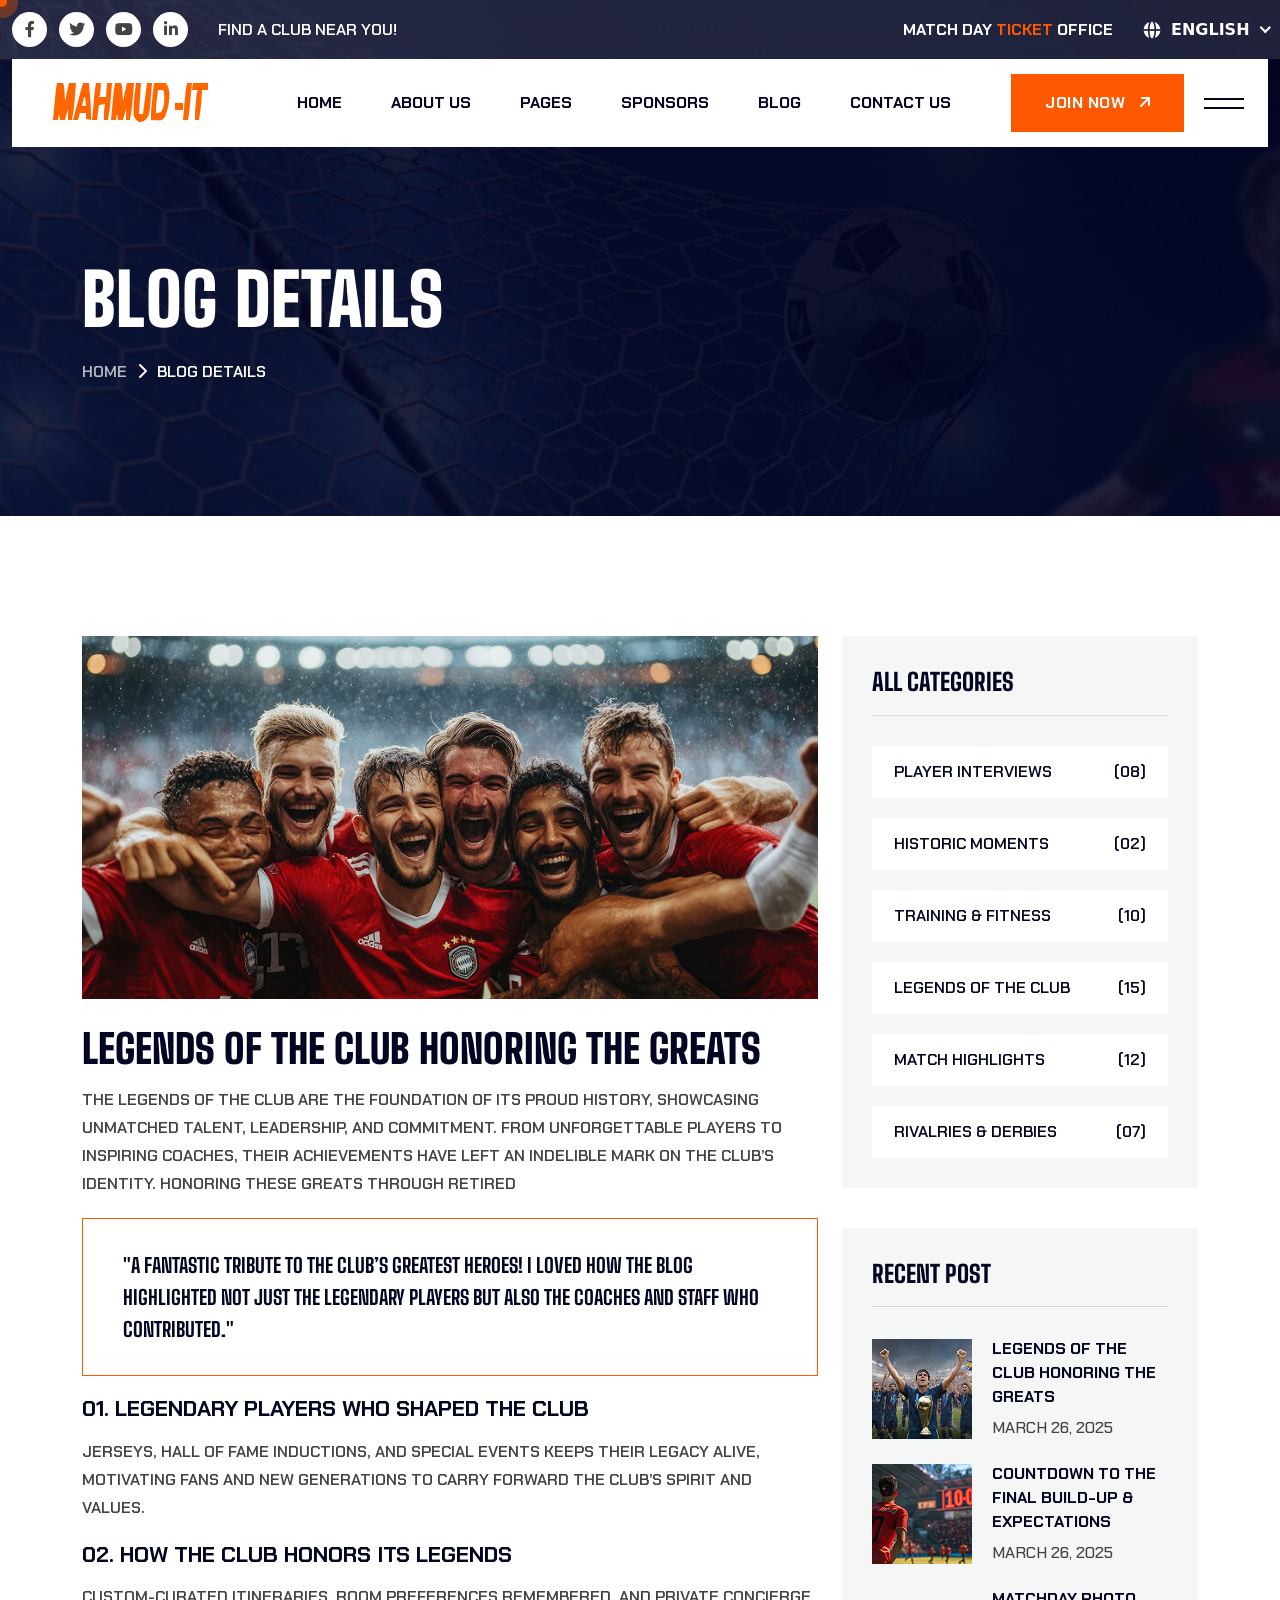
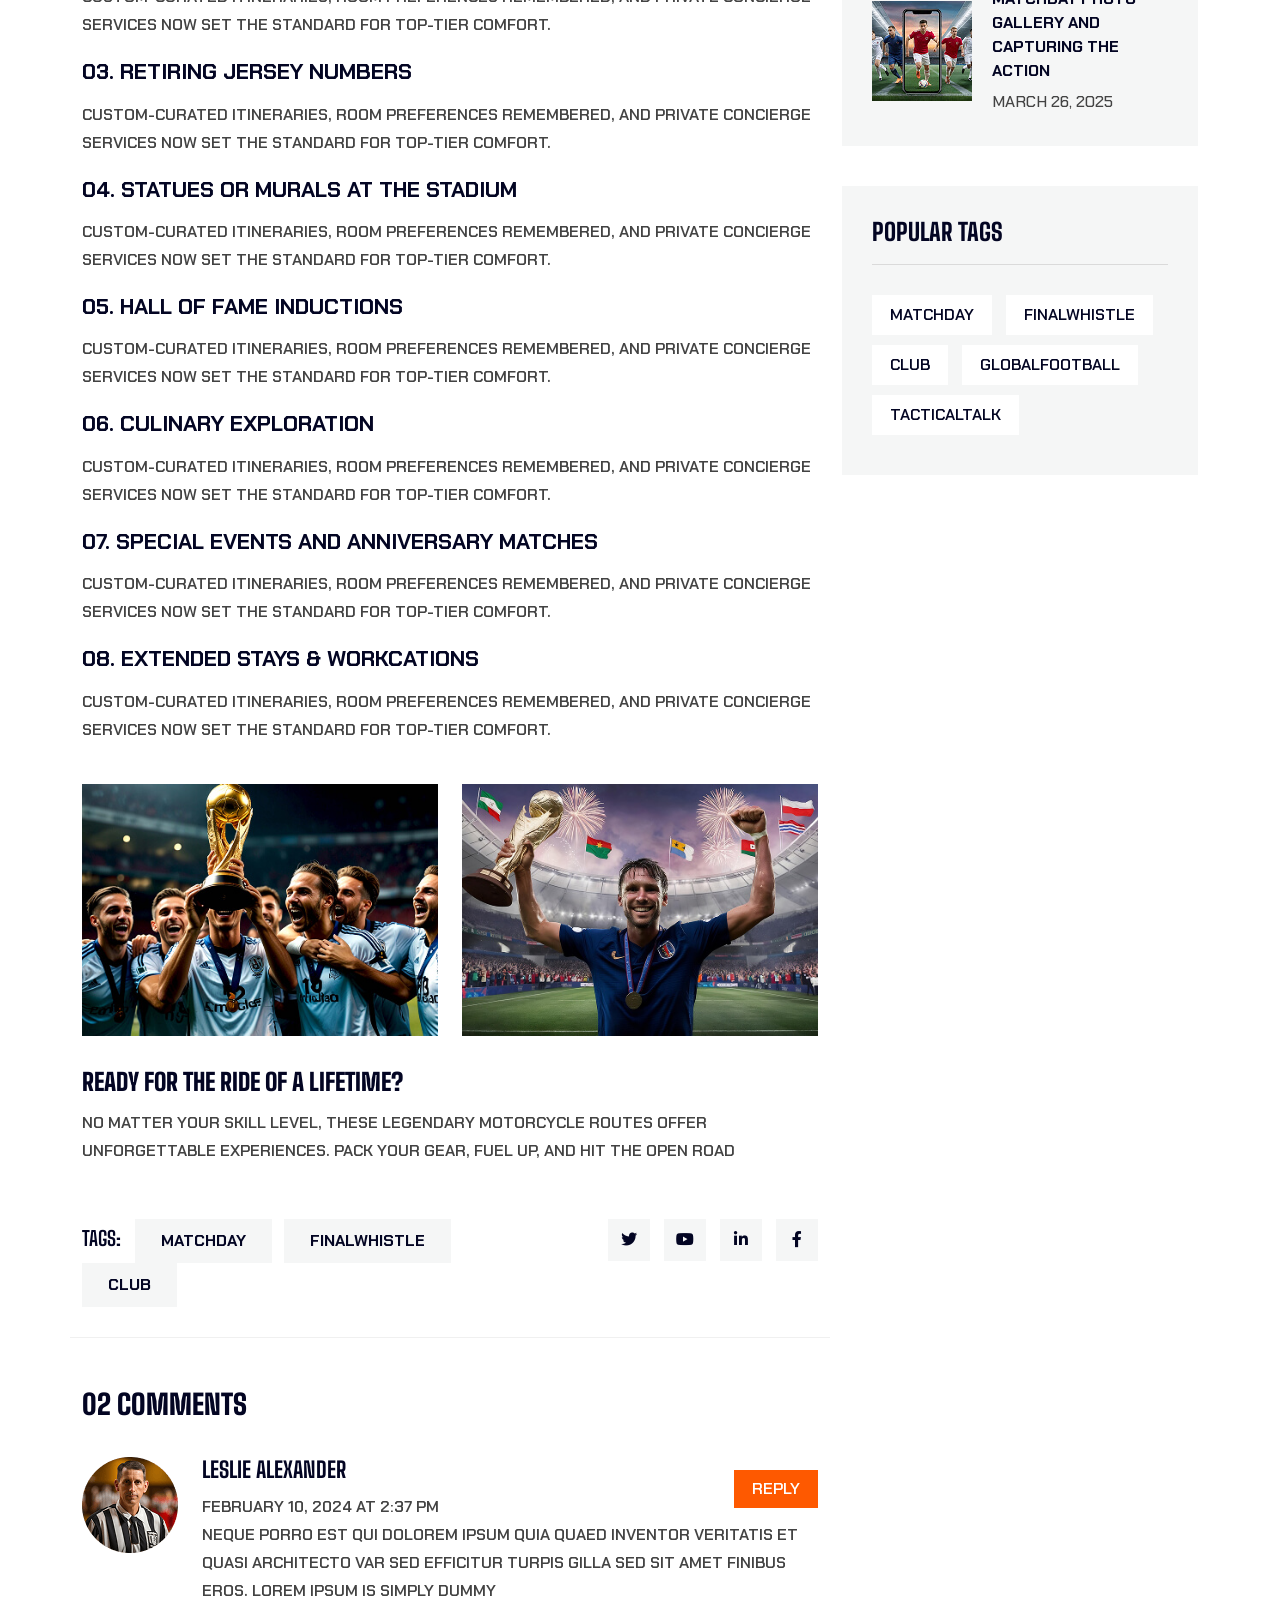
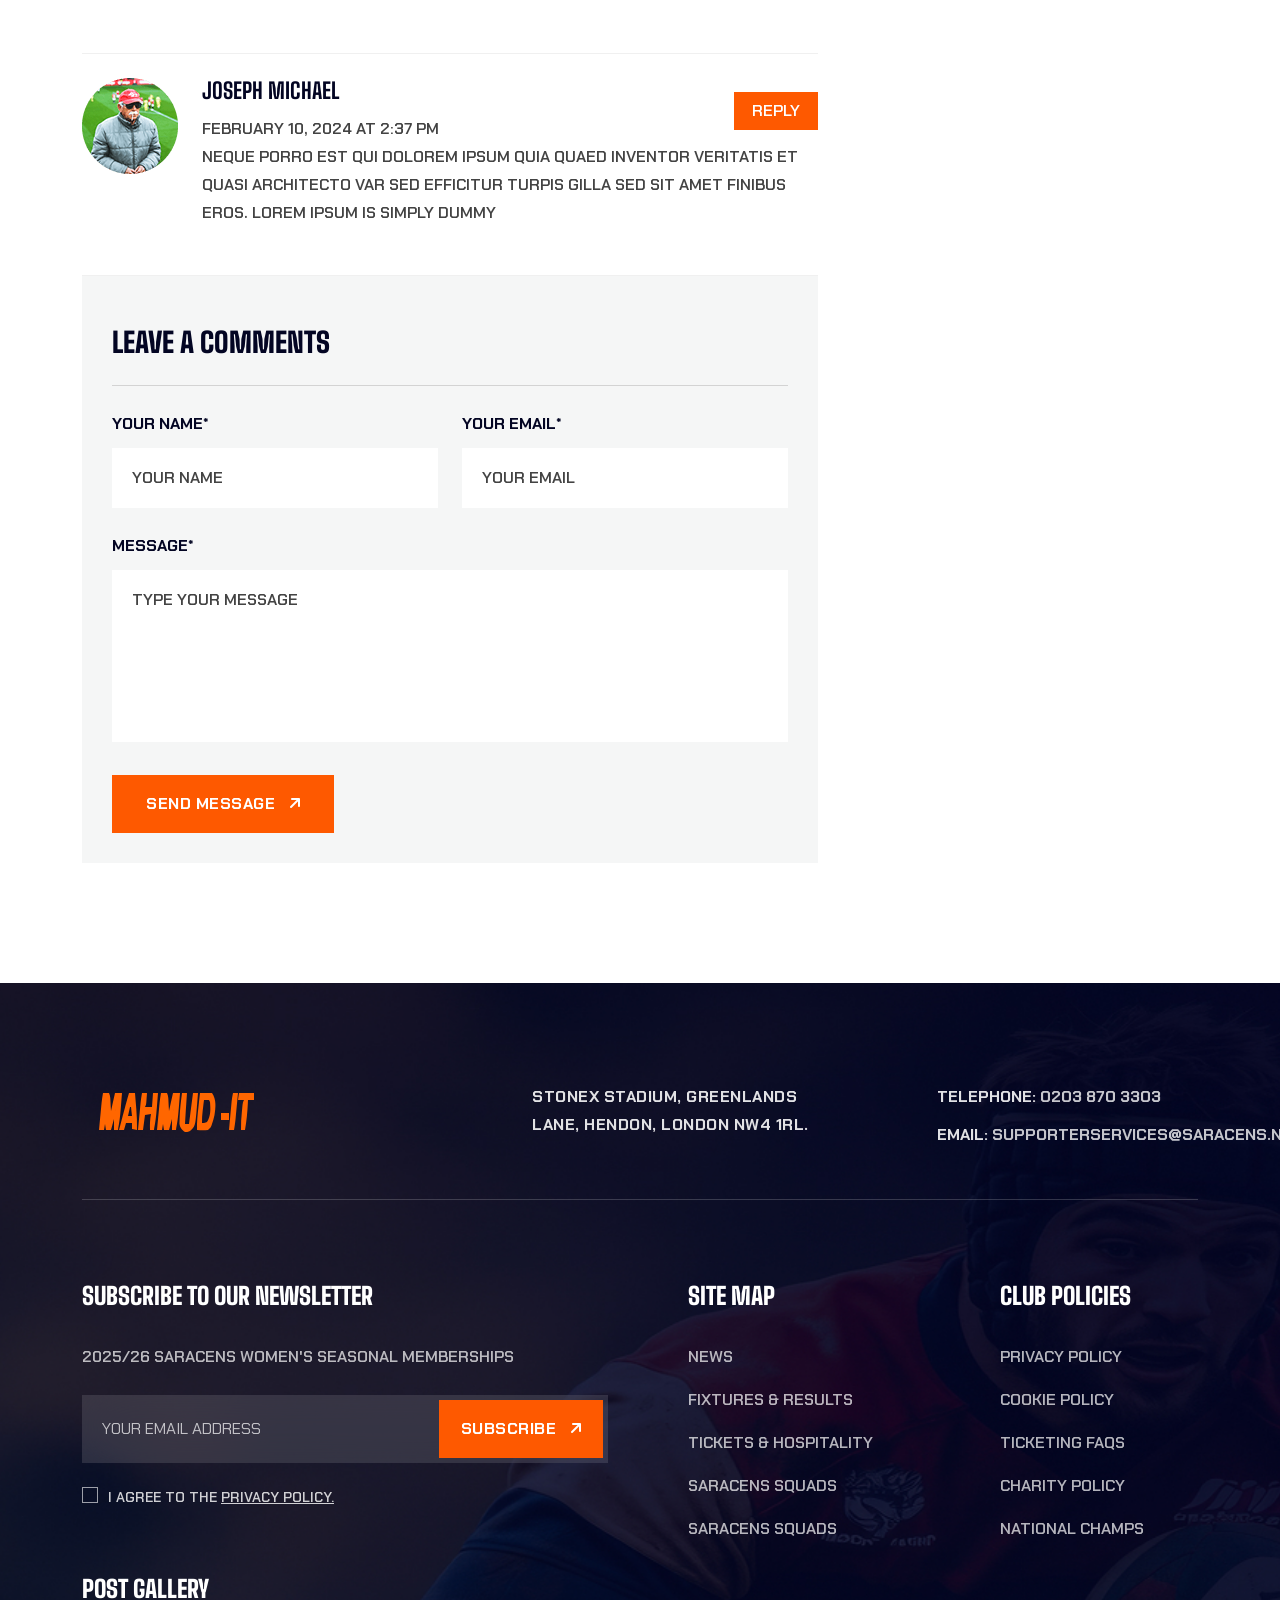
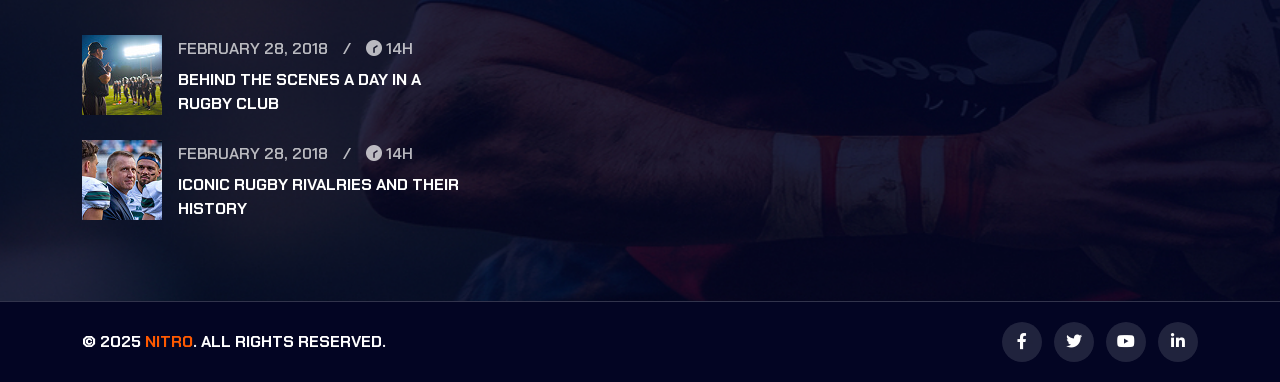
<file: news-details.html>
<!DOCTYPE html>
<html lang="en">
    <!--<< Header Area >>-->
    
<head>
        <!-- ========== Meta Tags ========== -->
        <meta charset="UTF-8">
        <meta http-equiv="X-UA-Compatible" content="IE=edge">
        <meta name="viewport" content="width=device-width, initial-scale=1">
        <meta name="author" content="Gramentheme">
        <meta name="description" content="Nitro - Sports Multipurpose HTML Template">
        <!-- ======== Page title ============ -->
        <title>Nitro - Sports Multipurpose HTML Template</title>
        <!--<< Favcion >>-->
        <link rel="shortcut icon" href="assets/img/favicon.svg">
        <!--<< Bootstrap min.css >>-->
        <link rel="stylesheet" href="assets/css/bootstrap.min.css">
        <!--<< All Min Css >>-->
        <link rel="stylesheet" href="assets/css/all.min.css">
        <!--<< Animate.css >>-->
        <link rel="stylesheet" href="assets/css/animate.css">
        <!--<< Magnific Popup.css >>-->
        <link rel="stylesheet" href="assets/css/magnific-popup.css">
        <!--<< MeanMenu.css >>-->
        <link rel="stylesheet" href="assets/css/meanmenu.css">
        <!--<< Swiper Bundle.css >>-->
        <link rel="stylesheet" href="assets/css/swiper-bundle.min.css">
        <!--<< Nice Select.css >>-->
        <link rel="stylesheet" href="assets/css/nice-select.css">
        <!--<< Main.css >>-->
        <link rel="stylesheet" href="assets/css/main.css">
    </head>
    <body>

        <!-- Preloader Start -->
        <div id="preloader" class="preloader">
            <div class="animation-preloader">
                <div class="spinner">                
                </div>
                <div class="txt-loading">
                    <span data-text-preloader="N" class="letters-loading">
                        N
                    </span>
                    <span data-text-preloader="I" class="letters-loading">
                        I
                    </span>
                    <span data-text-preloader="T" class="letters-loading">
                        T
                    </span>
                    <span data-text-preloader="R" class="letters-loading">
                        R
                    </span>
                    <span data-text-preloader="O" class="letters-loading">
                        O
                    </span>
                </div>
                <p class="text-center">Loading</p>
            </div>
            <div class="loader">
                <div class="row">
                    <div class="col-3 loader-section section-left">
                        <div class="bg"></div>
                    </div>
                    <div class="col-3 loader-section section-left">
                        <div class="bg"></div>
                    </div>
                    <div class="col-3 loader-section section-right">
                        <div class="bg"></div>
                    </div>
                    <div class="col-3 loader-section section-right">
                        <div class="bg"></div>
                    </div>
                </div>
            </div>
        </div>

         <!-- Back To Top Start -->
        <button id="back-top" class="back-to-top">
            <i class="fa-regular fa-arrow-up"></i>
        </button>

        <!-- MouseCursor Start -->
        <div class="mouseCursor cursor-outer"></div>
        <div class="mouseCursor cursor-inner"></div>

        <!-- Offcanvas Area Start -->
        <div class="fix-area">
            <div class="offcanvas__info">
                <div class="offcanvas__wrapper">
                    <div class="offcanvas__content">
                        <div class="offcanvas__top mb-5 d-flex justify-content-between align-items-center">
                            <div class="offcanvas__logo">
                                <a href="index.html">
                                    <img src="assets/img/logo/logo.svg" alt="logo-img">
                                </a>
                            </div>
                            <div class="offcanvas__close">
                                <button>
                                <i class="fas fa-times"></i>
                                </button>
                            </div>
                        </div>
                        <p class="text d-none d-xl-block">
                            Nullam dignissim, ante scelerisque the  is euismod fermentum odio sem semper the is erat, a feugiat leo urna eget eros. Duis Aenean a imperdiet risus.
                        </p>
                        <div class="mobile-menu fix mb-3"></div>
                        <div class="sidebar-image mt-4 d-none d-xl-block">
                            <img class="w-100" src="assets/img/sidebar-image.jpg" alt="img">
                        </div>
                        <div class="offcanvas__contact">
                            <h4>Contact Info</h4>
                            <ul>
                                <li class="d-flex align-items-center">
                                    <div class="offcanvas__contact-icon">
                                        <i class="fal fa-map-marker-alt"></i>
                                    </div>
                                    <div class="offcanvas__contact-text">
                                        <a target="_blank" href="#">Main Street, Melbourne, Australia</a>
                                    </div>
                                </li>
                                <li class="d-flex align-items-center">
                                    <div class="offcanvas__contact-icon mr-15">
                                        <i class="fal fa-envelope"></i>
                                    </div>
                                    <div class="offcanvas__contact-text">
                                        <a href="mailto:info@example.com"><span class="mailto:info@example.com">info@example.com</span></a>
                                    </div>
                                </li>
                                <li class="d-flex align-items-center">
                                    <div class="offcanvas__contact-icon mr-15">
                                        <i class="fal fa-clock"></i>
                                    </div>
                                    <div class="offcanvas__contact-text">
                                        <a target="_blank" href="#">Mod-friday, 09am -05pm</a>
                                    </div>
                                </li>
                                <li class="d-flex align-items-center">
                                    <div class="offcanvas__contact-icon mr-15">
                                        <i class="far fa-phone"></i>
                                    </div>
                                    <div class="offcanvas__contact-text">
                                        <a href="tel:+11002345909">+11002345909</a>
                                    </div>
                                </li>
                            </ul>
                            <a href="club-ranking.html" class="theme-btn mt-4">
                               JOIN NOW <i class="fa-solid fa-arrow-up-right"></i>
                            </a>
                            <div class="social-icon d-flex align-items-center">
                                <a href="#"><i class="fab fa-facebook-f"></i></a>
                                <a href="#"><i class="fab fa-twitter"></i></a>
                                <a href="#"><i class="fab fa-youtube"></i></a>
                                <a href="#"><i class="fab fa-linkedin-in"></i></a>
                            </div>
                        </div>
                    </div>
                </div>
            </div>
        </div>
        <div class="offcanvas__overlay"></div>

        <!-- Header Top Section Start -->
        <header class="header-top-section-3">
            <div class="header-top-section header-section-2">
                <div class="container">
                    <div class="header-top-wrapper">
                        <div class="top-left">
                            <div class="social-icon d-flex align-items-center">
                                <a href="#"><i class="fab fa-facebook-f"></i></a>
                                <a href="#"><i class="fab fa-twitter"></i></a>
                                <a href="#"><i class="fab fa-youtube"></i></a>
                                <a href="#"><i class="fab fa-linkedin-in"></i></a>
                            </div>
                            <p>
                                Find a club near you!
                            </p>
                        </div>
                        <div class="top-right">
                            <p>
                                Match Day <b>Ticket</b> Office
                            </p>
                            <div class="form-clt mt-0">
                            <img src="assets/img/global2.png" alt="">
                            <div class="form">
                                <select class="single-select w-100">
                                    <option>English</option>
                                    <option>Bangla</option>
                                    <option>Hindi</option>
                                </select>
                            </div>
                        </div>
                        </div>
                    </div>
                </div>
            </div>
            <div id="header-sticky" class="header-1 header-3">
                <div class="container">
                    <div class="mega-menu-wrapper">
                        <div class="header-main">
                            <a href="index.html" class="logo">
                                <img src="assets/img/logo/theme-logo.svg" alt="img">
                            </a>
                            <div class="header-left">
                                <div class="mean__menu-wrapper">
                                <div class="main-menu">
                                    <nav id="mobile-menu">
                                        <ul>
                                            <li class="has-dropdown active menu-thumb">
                                                <a href="index.html">
                                                    Home 
                                                </a>
                                                <ul class="submenu has-homemenu">
                                                    <li>
                                                        <div class="homemenu-items">
                                                            <div class="homemenu">
                                                                <div class="homemenu-thumb">
                                                                    <img src="assets/img/header/home-1.jpg" alt="img">
                                                                    <div class="demo-button">
                                                                    <a href="index.html" class="gt-theme-btn">Demo page</a>
                                                                    </div>
                                                                </div>
                                                                <div class="homemenu-content text-center">
                                                                    <h4 class="homemenu-title">
                                                                        Football  
                                                                    </h4>
                                                                </div>
                                                            </div>
                                                            <div class="homemenu">
                                                                <div class="homemenu-thumb mb-15">
                                                                <img src="assets/img/header/home-2.jpg" alt="img">
                                                                    <div class="demo-button">
                                                                    <a href="index-2.html" class="gt-theme-btn">Demo page</a>
                                                                    </div>
                                                                </div>
                                                                <div class="homemenu-content text-center">
                                                                    <h4 class="homemenu-title">
                                                                    Basketball 
                                                                    </h4>
                                                                </div>
                                                            </div>
                                                            <div class="homemenu">
                                                                <div class="homemenu-thumb mb-15">
                                                            <img src="assets/img/header/home-3.jpg" alt="img">
                                                                    <div class="demo-button">
                                                                    <a href="index-3.html" class="gt-theme-btn">Demo page</a>
                                                                    </div>
                                                                </div>
                                                                <div class="homemenu-content text-center">
                                                                    <h4 class="homemenu-title">
                                                                    Rugby Club
                                                                    </h4>
                                                                </div>
                                                            </div>
                                                        </div>
                                                    </li>
                                                </ul>
                                            </li>
                                            <li class="has-dropdown active d-xl-none">
                                                <a href="index.html" class="border-none">
                                                Home
                                                </a>
                                                <ul class="submenu">
                                                    <li><a href="index.html">Football</a></li>
                                                    <li><a href="index-2.html">Basketball</a></li>
                                                    <li><a href="index-3.html">Rugby Club</a></li>
                                                </ul>
                                            </li>
                                            <li>
                                                <a href="about.html">
                                                    About Us
                                                </a>
                                                <ul class="submenu">
                                                    <li><a href="about.html">About Us</a></li>
                                                    <li><a href="about-2.html">About Us 02</a></li>
                                                </ul>
                                            </li>
                                            <li class="has-dropdown">
                                                <a href="news.html">
                                                    Pages
                                                </a>
                                                <ul class="submenu">
                                                    <li><a href="gallery.html">Gallery</a></li>
                                                    <li><a href="club-ranking.html">club rankings</a></li>
                                                    <li><a href="club-line.html">club LineUp</a></li>
                                                    <li><a href="ticket.html">Ticket</a></li>
                                                    <li><a href="404.html">404 Page</a></li>
                                                </ul>
                                            </li>
                                            <li>
                                                <a href="sponsor.html">Sponsors</a>
                                            </li>
                                            <li>
                                                <a href="news-details.html">
                                                    Blog
                                                </a>
                                                <ul class="submenu">
                                                    <li><a href="news-grid.html">Blog Grid</a></li>
                                                    <li><a href="news.html">Blog Standard</a></li>
                                                    <li><a href="news-details.html">Blog Details</a></li>
                                                </ul>
                                            </li>
                                            <li>
                                                <a href="contact.html">Contact Us</a>
                                            </li>
                                        </ul>
                                    </nav>
                                </div>
                            </div>
                            </div>
                            <div class="header-right d-flex justify-content-end align-items-center">
                                <a href="club-ranking.html" class="theme-btn d-none d-xl-block">
                                JOIN NOW <i class="fa-solid fa-arrow-up-right"></i>
                                </a>
                                <div class="header__hamburger d-xl-block my-auto">
                                    <div class="sidebar__toggle">
                                        <div class="header-bar">
                                            <span></span>
                                            <span></span>
                                        </div>
                                    </div>
                                </div>
                            </div>
                        </div>
                    </div>
                </div>
            </div>
        </header>

        <div class="gt-breadcrumb-wrapper bg-cover" style="background-image: url('assets/img/breadcrumb-bg.jpg');">
            <div class="container">
                <div class="gt-page-heading">
                    <div class="gt-breadcrumb-sub-title">
                        <h1 class="text-white wow fadeInUp" data-wow-delay=".3s">blog details</h1>
                    </div>
                    <ul class="gt-breadcrumb-items wow fadeInUp" data-wow-delay=".5s">
                        <li>
                            <a href="index.html">
                               Home
                            </a>
                        </li>
                        <li>
                            <i class="fa-solid fa-chevron-right"></i>
                        </li>
                        <li>
                           blog details
                        </li>
                    </ul>
                </div>
            </div>
        </div>
        
       <!-- GT News-standard Section Start -->
        <section class="news-standard-section section-padding">
            <div class="container">
                <div class="gt-news-details-wrapper">
                    <div class="row g-4">
                                <div class="col-12 col-lg-8">
                            <div class="gt-details-image">
                                <img src="assets/img/inner/news/details-1.jpg" alt="img">
                            </div>
                            <div class="gt-news-details-content">
                                <h3>Legends of the Club Honoring the Greats</h3>
                                <p>
                                   The legends of the club are the foundation of its proud history, showcasing unmatched talent, leadership, and commitment. From unforgettable players to inspiring coaches, their achievements have left an indelible mark on the club’s identity. Honoring these greats through retired 
                                </p>
                                <div class="gt-sideber">
                                    <h6 class="mb-0">
                                        "A fantastic tribute to the club’s greatest heroes! I loved how the blog highlighted not just the legendary players but also the coaches and staff who contributed."
                                    </h6>
                                </div>
                                <h4 class="news-title">01. Legendary Players Who Shaped the Club</h4>
                                <p>
                                    jerseys, Hall of Fame inductions, and special events keeps their legacy alive, motivating fans and new generations to carry forward the club’s spirit and values.
                                </p>
                                
                                <h4 class="news-title">02. How the Club Honors Its Legends</h4>
                                <p>Custom-curated itineraries, room preferences remembered, and private concierge services now set the standard for top-tier comfort.</p>
                                
                                <h4 class="news-title">03. Retiring jersey numbers</h4>
                                <p>Custom-curated itineraries, room preferences remembered, and private concierge services now set the standard for top-tier comfort.</p>
                                
                                <h4 class="news-title">04. Statues or murals at the stadium</h4>
                                <p>Custom-curated itineraries, room preferences remembered, and private concierge services now set the standard for top-tier comfort.</p>
                                
                                <h4 class="news-title">05. Hall of Fame inductions</h4>
                                <p>Custom-curated itineraries, room preferences remembered, and private concierge services now set the standard for top-tier comfort.</p>
                                
                                <h4 class="news-title">06. Culinary Exploration</h4>
                                <p>Custom-curated itineraries, room preferences remembered, and private concierge services now set the standard for top-tier comfort.</p>
                                
                                <h4 class="news-title">07. Special events and anniversary matches</h4>
                                <p>Custom-curated itineraries, room preferences remembered, and private concierge services now set the standard for top-tier comfort.</p>
                               
                                <h4 class="news-title">08. Extended Stays & Workcations</h4>
                                <p>Custom-curated itineraries, room preferences remembered, and private concierge services now set the standard for top-tier comfort.</p>
                            
                                <div class="row g-4 mt-3">
                                    <div class="col-lg-6">
                                        <div class="gt-details-image">
                                            <img src="assets/img/inner/news/post-4.jpg" alt="img">
                                        </div>
                                    </div>
                                    <div class="col-lg-6">
                                        <div class="gt-details-image">
                                             <img src="assets/img/inner/news/post-5.jpg" alt="img">
                                        </div>
                                    </div>
                                </div>
                                <h3 class="text">Ready for the Ride of a Lifetime?</h3>
                                <p>
                                    No matter your skill level, these legendary motorcycle routes offer unforgettable experiences. Pack your gear, fuel up, and hit the open road
                                </p>
                                <div class="row gt-tag-share-wrap mt-4 mb-5">
                                    <div class="col-lg-8 col-12">
                                        <div class="tagcloud"> 
                                            <span>Tags:</span>                                  
                                            <a href="news-details.html">MatchDay</a>
                                            <a href="news-details.html">FinalWhistle</a>
                                            <a href="news-details.html">Club</a>
                                        </div>
                                    </div>
                                    <div class="col-lg-4 col-12 mt-3 mt-lg-0 text-lg-end">
                                        <div class="social-share">
                                            <a href="#"><i class="fab fa-twitter"></i></a>
                                            <a href="#"><i class="fa-brands fa-youtube"></i></a>
                                            <a href="#"><i class="fab fa-linkedin-in"></i></a> 
                                            <a href="#"><i class="fab fa-facebook-f"></i></a>    
                                        </div>
                                    </div>
                                </div>
                                <div class="gt-comments-area">
                                    <div class="gt-comments-heading">
                                        <h3>02 Comments</h3>
                                    </div>
                                    <div class="gt-blog-single-comment d-flex gap-4 pt-4 pb-4">
                                        <div class="image">
                                            <img src="assets/img/inner/news/comment-1.png" alt="img">
                                        </div>
                                        <div class="gt-content">
                                            <div class="head d-flex flex-wrap gap-2 align-items-center justify-content-between">
                                                <div class="con">
                                                    <h5><a href="news-details.html">Leslie Alexander</a></h5>
                                                    <span>February 10, 2024 at 2:37 pm</span>
                                                </div>
                                                <a href="news-details.html" class="reply">Reply</a>
                                            </div>
                                            <p class="mt-30 mb-4">
                                                Neque porro est qui dolorem ipsum quia quaed inventor veritatis et quasi architecto var sed efficitur turpis gilla sed sit amet finibus eros. Lorem Ipsum is simply dummy
                                            </p>
                                        </div>
                                    </div>
                                    <div class="gt-blog-single-comment d-flex gap-4 pt-4 pb-4">
                                        <div class="image">
                                           <img src="assets/img/inner/news/comment-2.png" alt="img">
                                        </div>
                                        <div class="gt-content">
                                            <div class="head d-flex flex-wrap gap-2 align-items-center justify-content-between">
                                                <div class="con">
                                                    <h5><a href="news-details.html">Joseph Michael</a></h5>
                                                    <span>February 10, 2024 at 2:37 pm</span>
                                                </div>
                                                <a href="news-details.html" class="reply">Reply</a>
                                            </div>
                                            <p class="mt-30 mb-4">
                                                Neque porro est qui dolorem ipsum quia quaed inventor veritatis et quasi architecto var sed efficitur turpis gilla sed sit amet finibus eros. Lorem Ipsum is simply dummy
                                            </p>
                                        </div>
                                    </div>
                                </div>
                                <div class="gt-comment-form-wrap pt-5">
                                    <h3>Leave a comments</h3>
                                    <form action="#" id="contact-form" method="POST">
                                        <div class="row g-4">
                                            <div class="col-lg-6">
                                                <div class="form-clt">
                                                    <span>Your Name*</span>
                                                    <input type="text" name="name" id="name" placeholder="Your Name">
                                                </div>
                                            </div>
                                            <div class="col-lg-6">
                                                <div class="form-clt">
                                                    <span>Your Email*</span>
                                                    <input type="text" name="email" id="email6" placeholder="Your Email">
                                                </div>
                                            </div>
                                            <div class="col-lg-12">
                                                <div class="form-clt">
                                                    <span>Message*</span>
                                                    <textarea name="message" id="message" placeholder="Type your message"></textarea>
                                                </div>
                                            </div>
                                            <div class="col-lg-6">
                                               <button class="theme-btn" type="submit">
                                                    SEND MESSAGE <i class="fa-solid fa-arrow-up-right"></i>
                                                </button>
                                            </div>
                                        </div>
                                    </form>
                                </div>
                            </div>
                        </div>
                        <div class="col-lg-4 col-12">
                            <div class="gt-main-sideber sticky-style">
                                <div class="gt-single-sideber-widget">
                                    <div class="gt-widget-title">
                                        <h3>All Categories</h3>
                                    </div>
                                    <ul class="gt-category-list">
                                        <li><a href="news-details.html">Player Interviews </a><span>(08)</span></li>
                                        <li><a href="news-details.html">Historic Moments</a><span>(02)</span></li>
                                        <li><a href="news-details.html">Training & Fitness</a><span>(10)</span></li>
                                        <li><a href="news-details.html">Legends of the Club </a><span>(15)</span></li>
                                        <li><a href="news-details.html">Match Highlights</a><span>(12)</span></li>
                                        <li><a href="news-details.html">Rivalries & Derbies </a><span>(07)</span></li>
                                    </ul>
                                </div>
                                <div class="gt-single-sideber-widget">
                                    <div class="gt-widget-title">
                                        <h3>Recent Post</h3>
                                    </div>
                                    <div class="gt-recent-post-area">
                                        <div class="gt-recent-items">
                                            <div class="gt-recent-thumb">
                                                <img src="assets/img/inner/news/post-1.jpg" alt="img">
                                            </div>
                                            <div class="gt-recent-content">
                                                <h5>
                                                    <a href="news-details.html">
                                                       Legends of the Club Honoring the Greats
                                                    </a>
                                                </h5>
                                                <ul>
                                                    <li>
                                                        March 26, 2025
                                                    </li>
                                                </ul>
                                            </div>
                                        </div>
                                        <div class="gt-recent-items">
                                            <div class="gt-recent-thumb">
                                                <img src="assets/img/inner/news/post-2.jpg" alt="img">
                                            </div>
                                            <div class="gt-recent-content">
                                                <h5>
                                                    <a href="news-details.html">
                                                      Countdown to the Final Build-Up & Expectations
                                                    </a>
                                                </h5>
                                                <ul>
                                                    <li>
                                                        March 26, 2025
                                                    </li>
                                                </ul>
                                            </div>
                                        </div>
                                        <div class="gt-recent-items">
                                            <div class="gt-recent-thumb">
                                               <img src="assets/img/inner/news/post-3.jpg" alt="img">
                                            </div>
                                            <div class="gt-recent-content">
                                                <h5>
                                                    <a href="news-details.html">
                                                     Matchday Photo Gallery and Capturing the Action
                                                    </a>
                                                </h5>
                                                <ul>
                                                    <li>
                                                        March 26, 2025
                                                    </li>
                                                </ul>
                                            </div>
                                        </div>
                                    </div>
                                </div>
                                <div class="gt-single-sideber-widget mb-0">
                                    <div class="gt-widget-title">
                                        <h3>Popular Tags</h3>
                                    </div>
                                    <div class="tagcloud">
                                        <a href="news-details.html">MatchDay</a>     
                                        <a href="news-details.html">FinalWhistle</a>
                                        <a href="news-details.html">Club</a>
                                        <a href="news-details.html">GlobalFootball</a>
                                        <a href="news-details.html">TacticalTalk</a>
                                    </div>
                                </div>
                            </div>
                        </div>
                    </div>
                </div>
            </div>
        </section>

        <!-- Footer Section Start -->
        <footer class="footer-section-3 bg-cover" style="background-image: url('assets/img/home-3/footer-bg.jpg');">
            <div class="container">
                <div class="footer-top-wrapper-3">
                   <div class="row g-4 justify-content-between">
                        <div class="col-xl-3 col-lg-6 col-md-6 wow fadeInUp" data-wow-delay=".3s">
                             <a href="index.html">
                                <img src="assets/img/logo/black-logo.svg" alt="img">
                            </a>
                        </div>
                        <div class="col-xl-4 col-lg-6 col-md-6 wow fadeInUp" data-wow-delay=".5s">
                        <p>
                            StoneX Stadium, Greenlands Lane, Hendon, London NW4 1RL.
                        </p>
                        </div>
                        <div class="col-xl-3 col-lg-6 col-md-6 wow fadeInUp" data-wow-delay=".7s">
                            <ul>
                                <li>
                                    Telephone: <a href="tel:02038703303">0203 870 3303</a>
                                </li>
                                <li>
                                    Email: <a href="tel:supporterservices@saracens.net">supporterservices@saracens.net</a>
                                </li>
                            </ul>
                        </div>
                   </div>
                </div>
                <div class="footer-widget-wrapper style-3">
                    <div class="row justify-content-between">
                        <div class="col-xxl-4 col-xl-6 col-lg-6 col-md-6 wow fadeInUp" data-wow-delay=".3s">
                            <div class="footer-widget-items style-right-30">
                                <div class="widget-head">
                                    <h3>
                                       Subscribe to our newsletter
                                    </h3>
                                </div>
                                <div class="footer-content">
                                    <p>
                                        2025/26 Saracens Women's Seasonal Memberships
                                    </p>
                                   <div class="footer-form mt-4">
                                    <form action="#">
                                        <input type="text" placeholder="Your Email Address">
                                        <button class="theme-btn" type="submit">
                                            Subscribe <i class="fa-solid fa-arrow-up-right"></i>
                                        </button>
                                    </form>
                                    <div class="form-check">
                                        <input class="form-check-input" type="checkbox" value="" id="flexCheckDefault">
                                        <label class="form-check-label" for="flexCheckDefault">
                                            I agree to the <a href="contact.html">Privacy Policy.</a>
                                        </label>
                                    </div>
                                </div>
                                </div>
                            </div>
                        </div>
                        <div class="col-xxl-4 col-xl-6 ps-lg-5 col-lg-6 col-md-6 wow fadeInUp" data-wow-delay=".5s">
                            <div class="row">
                                <div class="col-sm-7">
                                    <div class="footer-widget-items">
                                        <div class="widget-head">
                                            <h3>
                                            Site Map
                                            </h3>
                                        </div>
                                        <ul class="list-area">
                                            <li>
                                                <a href="news.html">News</a>
                                            </li>
                                            <li>
                                                <a href="contact.html">Fixtures & Results</a>
                                            </li>
                                            <li>
                                                <a href="ticket.html">Tickets & Hospitality</a>
                                            </li>
                                            <li>
                                                <a href="contact.html">Saracens Squads</a>
                                            </li>
                                            <li>
                                                <a href="contact.html">Saracens Squads</a>
                                            </li>
                                        </ul>
                                    </div>
                                </div>
                                <div class="col-sm-5">
                                    <div class="footer-widget-items">
                                        <div class="widget-head">
                                            <h3>
                                            Club Policies
                                            </h3>
                                        </div>
                                        <ul class="list-area">
                                            <li>
                                                <a href="contact.html">Privacy Policy</a>
                                            </li>
                                            <li>
                                                <a href="contact.html">Cookie Policy</a>
                                            </li>
                                            <li>
                                                <a href="ticket.html">Ticketing FAQs</a>
                                            </li>
                                            <li>
                                                <a href="contact.html">Charity Policy</a>
                                            </li>
                                            <li>
                                                <a href="contact.html">National Champs</a>
                                            </li>
                                        </ul>
                                    </div>
                                </div>
                            </div>
                        </div>
                        <div class="col-xxl-4 col-xl-6 col-lg-6 col-md-6 wow fadeInUp" data-wow-delay=".7s">
                            <div class="footer-widget-items footer-left-40">
                                <div class="widget-head">
                                    <h3>
                                      POST GALLERY
                                    </h3>
                                </div>
                               <ul class="footer-post-items">
                                    <li>
                                        <div class="thumb">
                                            <img src="assets/img/home-3/post-1.jpg" alt="img">
                                        </div>
                                        <div class="content">
                                            <div class="top-text">
                                                <p>
                                                    February 28, 2018
                                                </p>
                                                /
                                                <span>
                                                    <i class="fa-solid fa-clock-two-thirty"></i> 14h
                                                </span>
                                            </div>
                                            <h6>
                                                <a href="news-details.html">Behind the Scenes A Day in a Rugby Club</a>
                                            </h6>
                                        </div>
                                    </li>
                                    <li>
                                        <div class="thumb">
                                            <img src="assets/img/home-3/post-2.jpg" alt="img">
                                        </div>
                                        <div class="content">
                                            <div class="top-text">
                                                <p>
                                                    February 28, 2018
                                                </p>
                                                /
                                                <span>
                                                    <i class="fa-solid fa-clock-two-thirty"></i> 14h
                                                </span>
                                            </div>
                                            <h6>
                                                <a href="news-details.html">Iconic Rugby Rivalries and Their History</a>
                                            </h6>
                                        </div>
                                    </li>
                               </ul>
                            </div>
                        </div>
                    </div>
                </div>
            </div>
            <div class="footer-bottom style-3">
                <div class="container">
                    <div class="footer-bottom-wrapper-3">
                        <p class="wow fadeInUp" data-wow-delay=".3s">
                            © 2025<b> NITRO</b>. All Rights Reserved.
                        </p>
                        <div class="social-icon d-flex align-items-center wow fadeInUp" data-wow-delay=".5s">
                            <a href="#"><i class="fab fa-facebook-f"></i></a>
                            <a href="#"><i class="fab fa-twitter"></i></a>
                            <a href="#"><i class="fab fa-youtube"></i></a>
                            <a href="#"><i class="fab fa-linkedin-in"></i></a>
                        </div>
                    </div>
                </div>
            </div>
        </footer>
        
        
        <!--<< All JS Plugins >>-->
        <script src="assets/js/jquery-3.7.1.min.js"></script>
        <!--<< Viewport Js >>-->
        <script src="assets/js/viewport.jquery.js"></script>
        <!--<< Bootstrap Js >>-->
        <script src="assets/js/bootstrap.bundle.min.js"></script>
        <!--<< nice-selec Js >>-->
        <script src="assets/js/jquery.nice-select.min.js"></script>
        <!--<< Waypoints Js >>-->
        <script src="assets/js/jquery.waypoints.js"></script>
        <!--<< Counterup Js >>-->
        <script src="assets/js/jquery.counterup.min.js"></script>
        <!--<< Swiper Slider Js >>-->
        <script src="assets/js/swiper-bundle.min.js"></script>
        <!--<< MeanMenu Js >>-->
        <script src="assets/js/jquery.meanmenu.min.js"></script>
        <!--<< Parallaxie Js >>-->
        <script src="assets/js/parallaxie.js"></script>
        <!--<< Magnific Popup Js >>-->
        <script src="assets/js/jquery.magnific-popup.min.js"></script>
        <!--<< Wow Animation Js >>-->
        <script src="assets/js/wow.min.js"></script>
        <!--<< Gsap Animation Js >>-->
        <script src="assets/js/gsap.min.js"></script>
        <!--<< ScrollTrigger Js >>-->
        <script src="assets/js/ScrollTrigger.min.js"></script>
        <!--<< SplitText Js >>-->
        <script src="assets/js/SplitText.min.js"></script>
        <!--<< splitType Js >>-->
        <script src="assets/js/splitType.js"></script>
        <!--<< Main.js >>-->
        <script src="assets/js/main.js"></script>
    </body>

</html>
</file>
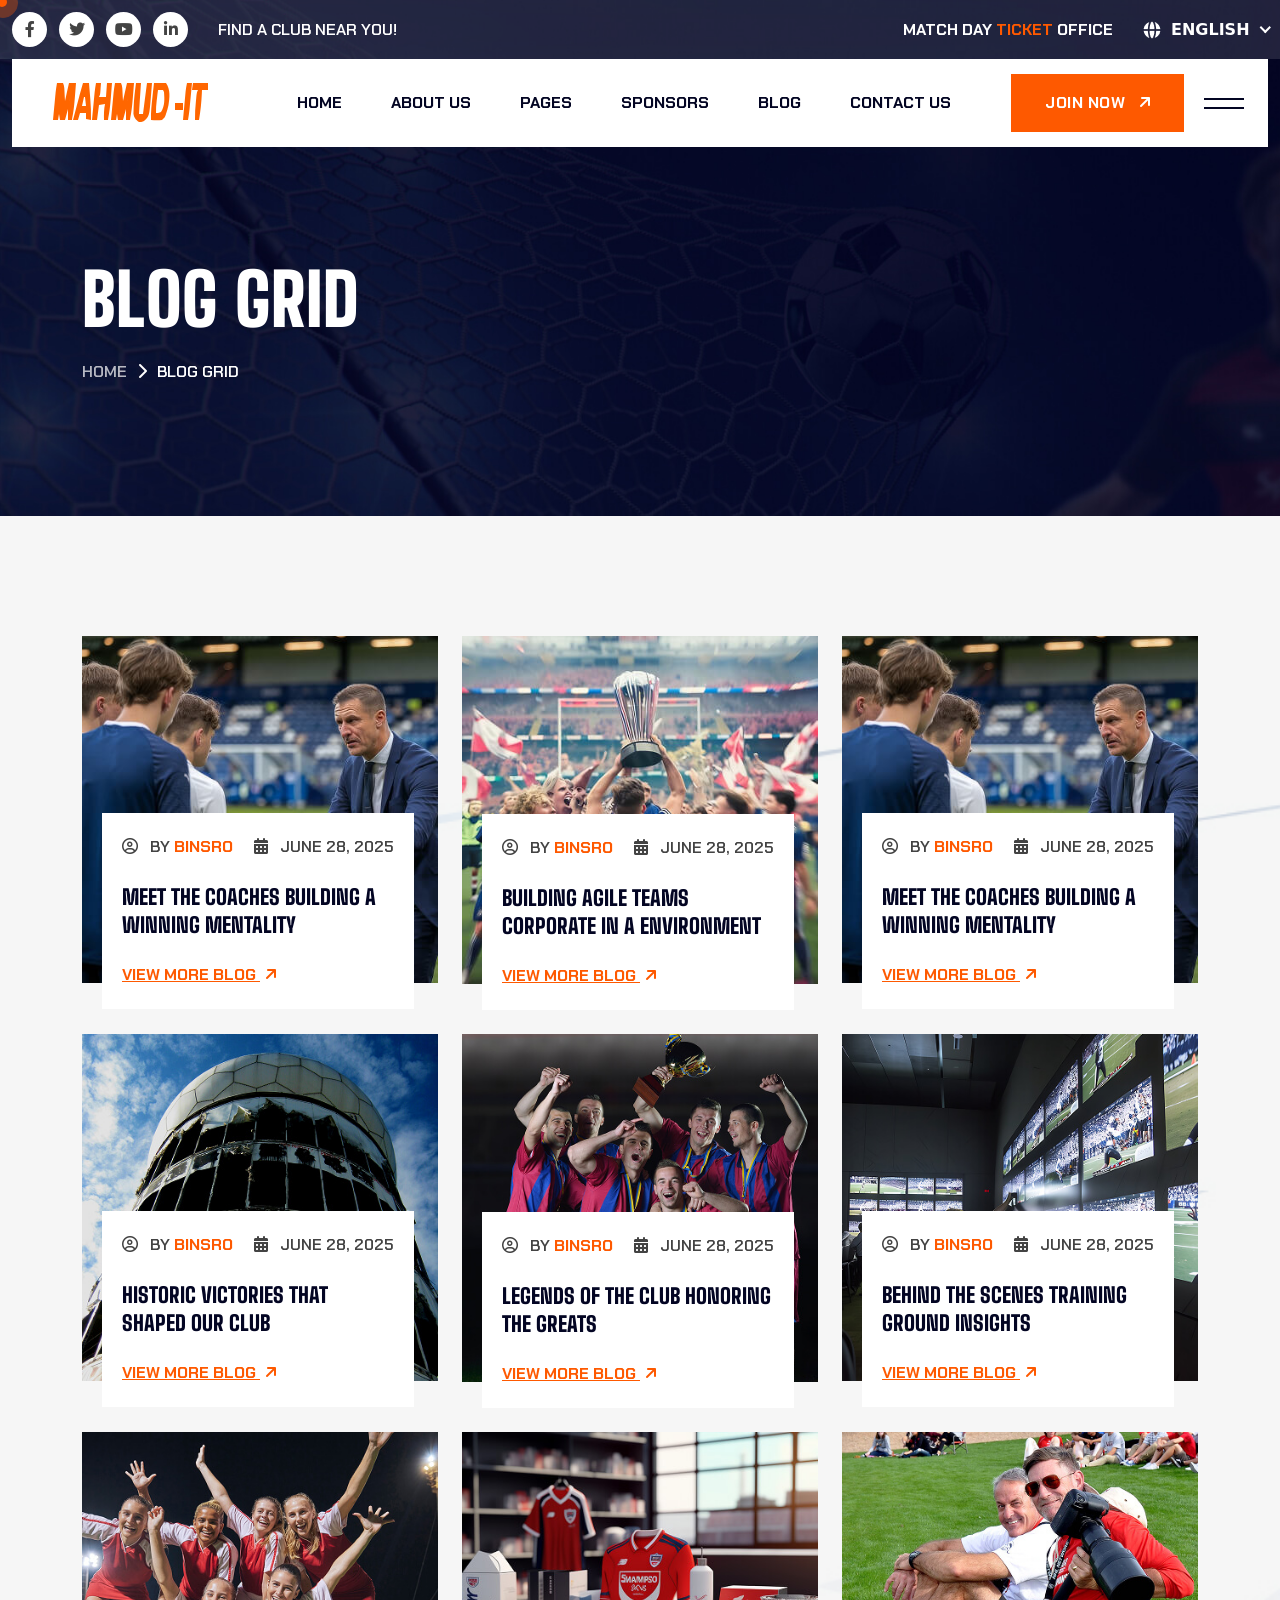
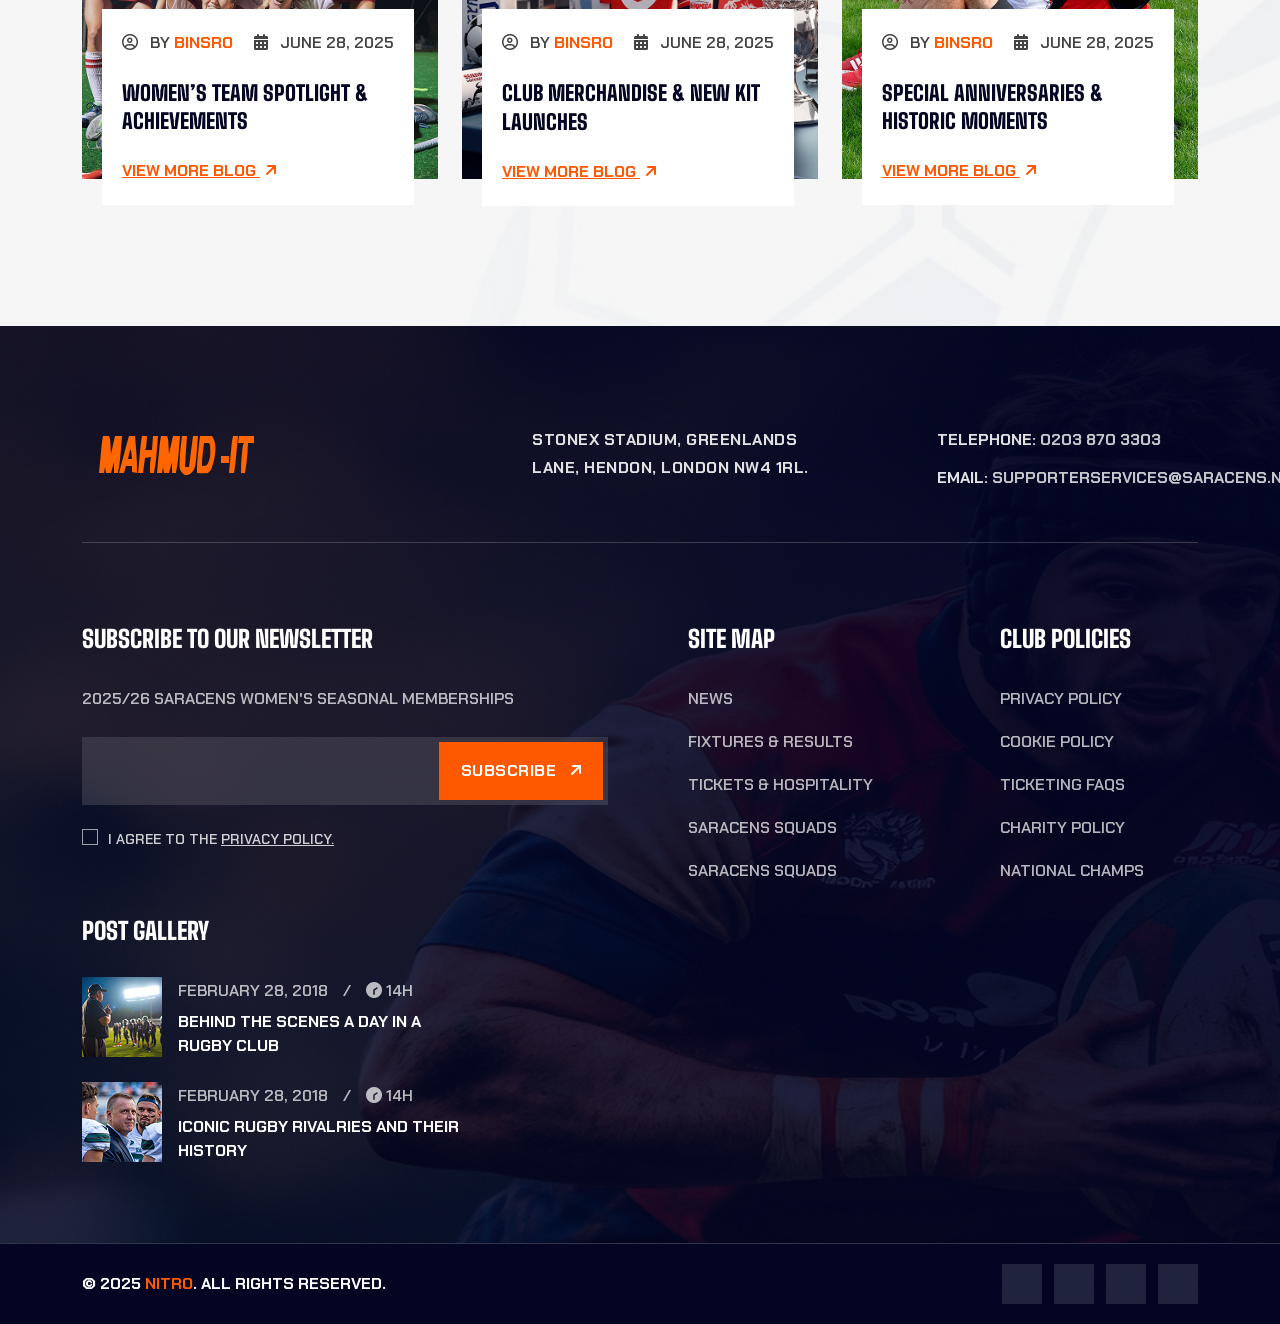
<file: news-grid.html>
<!DOCTYPE html>
<html lang="en">
    <!--<< Header Area >>-->
    
<head>
        <!-- ========== Meta Tags ========== -->
        <meta charset="UTF-8">
        <meta http-equiv="X-UA-Compatible" content="IE=edge">
        <meta name="viewport" content="width=device-width, initial-scale=1">
        <meta name="author" content="Gramentheme">
        <meta name="description" content="Nitro - Sports Multipurpose HTML Template">
        <!-- ======== Page title ============ -->
        <title>Nitro - Sports Multipurpose HTML Template</title>
        <!--<< Favcion >>-->
        <link rel="shortcut icon" href="assets/img/favicon.svg">
        <!--<< Bootstrap min.css >>-->
        <link rel="stylesheet" href="assets/css/bootstrap.min.css">
        <!--<< All Min Css >>-->
        <link rel="stylesheet" href="assets/css/all.min.css">
        <!--<< Animate.css >>-->
        <link rel="stylesheet" href="assets/css/animate.css">
        <!--<< Magnific Popup.css >>-->
        <link rel="stylesheet" href="assets/css/magnific-popup.css">
        <!--<< MeanMenu.css >>-->
        <link rel="stylesheet" href="assets/css/meanmenu.css">
        <!--<< Swiper Bundle.css >>-->
        <link rel="stylesheet" href="assets/css/swiper-bundle.min.css">
        <!--<< Nice Select.css >>-->
        <link rel="stylesheet" href="assets/css/nice-select.css">
        <!--<< Main.css >>-->
        <link rel="stylesheet" href="assets/css/main.css">
    </head>
    <body>

        <!-- Preloader Start -->
        <div id="preloader" class="preloader">
            <div class="animation-preloader">
                <div class="spinner">                
                </div>
                <div class="txt-loading">
                    <span data-text-preloader="N" class="letters-loading">
                        N
                    </span>
                    <span data-text-preloader="I" class="letters-loading">
                        I
                    </span>
                    <span data-text-preloader="T" class="letters-loading">
                        T
                    </span>
                    <span data-text-preloader="R" class="letters-loading">
                        R
                    </span>
                    <span data-text-preloader="O" class="letters-loading">
                        O
                    </span>
                </div>
                <p class="text-center">Loading</p>
            </div>
            <div class="loader">
                <div class="row">
                    <div class="col-3 loader-section section-left">
                        <div class="bg"></div>
                    </div>
                    <div class="col-3 loader-section section-left">
                        <div class="bg"></div>
                    </div>
                    <div class="col-3 loader-section section-right">
                        <div class="bg"></div>
                    </div>
                    <div class="col-3 loader-section section-right">
                        <div class="bg"></div>
                    </div>
                </div>
            </div>
        </div>

         <!-- Back To Top Start -->
        <button id="back-top" class="back-to-top">
            <i class="fa-regular fa-arrow-up"></i>
        </button>

        <!-- MouseCursor Start -->
        <div class="mouseCursor cursor-outer"></div>
        <div class="mouseCursor cursor-inner"></div>

        <!-- Offcanvas Area Start -->
        <div class="fix-area">
            <div class="offcanvas__info">
                <div class="offcanvas__wrapper">
                    <div class="offcanvas__content">
                        <div class="offcanvas__top mb-5 d-flex justify-content-between align-items-center">
                            <div class="offcanvas__logo">
                                <a href="index.html">
                                    <img src="assets/img/logo/logo.svg" alt="logo-img">
                                </a>
                            </div>
                            <div class="offcanvas__close">
                                <button>
                                <i class="fas fa-times"></i>
                                </button>
                            </div>
                        </div>
                        <p class="text d-none d-xl-block">
                            Nullam dignissim, ante scelerisque the  is euismod fermentum odio sem semper the is erat, a feugiat leo urna eget eros. Duis Aenean a imperdiet risus.
                        </p>
                        <div class="mobile-menu fix mb-3"></div>
                        <div class="sidebar-image mt-4 d-none d-xl-block">
                            <img class="w-100" src="assets/img/sidebar-image.jpg" alt="img">
                        </div>
                        <div class="offcanvas__contact">
                            <h4>Contact Info</h4>
                            <ul>
                                <li class="d-flex align-items-center">
                                    <div class="offcanvas__contact-icon">
                                        <i class="fal fa-map-marker-alt"></i>
                                    </div>
                                    <div class="offcanvas__contact-text">
                                        <a target="_blank" href="#">Main Street, Melbourne, Australia</a>
                                    </div>
                                </li>
                                <li class="d-flex align-items-center">
                                    <div class="offcanvas__contact-icon mr-15">
                                        <i class="fal fa-envelope"></i>
                                    </div>
                                    <div class="offcanvas__contact-text">
                                        <a href="mailto:info@example.com"><span class="mailto:info@example.com">info@example.com</span></a>
                                    </div>
                                </li>
                                <li class="d-flex align-items-center">
                                    <div class="offcanvas__contact-icon mr-15">
                                        <i class="fal fa-clock"></i>
                                    </div>
                                    <div class="offcanvas__contact-text">
                                        <a target="_blank" href="#">Mod-friday, 09am -05pm</a>
                                    </div>
                                </li>
                                <li class="d-flex align-items-center">
                                    <div class="offcanvas__contact-icon mr-15">
                                        <i class="far fa-phone"></i>
                                    </div>
                                    <div class="offcanvas__contact-text">
                                        <a href="tel:+11002345909">+11002345909</a>
                                    </div>
                                </li>
                            </ul>
                            <a href="club-ranking.html" class="theme-btn mt-4">
                               JOIN NOW <i class="fa-solid fa-arrow-up-right"></i>
                            </a>
                            <div class="social-icon d-flex align-items-center">
                                <a href="#"><i class="fab fa-facebook-f"></i></a>
                                <a href="#"><i class="fab fa-twitter"></i></a>
                                <a href="#"><i class="fab fa-youtube"></i></a>
                                <a href="#"><i class="fab fa-linkedin-in"></i></a>
                            </div>
                        </div>
                    </div>
                </div>
            </div>
        </div>
        <div class="offcanvas__overlay"></div>

        <!-- Header Top Section Start -->
        <header class="header-top-section-3">
            <div class="header-top-section header-section-2">
                <div class="container">
                    <div class="header-top-wrapper">
                        <div class="top-left">
                            <div class="social-icon d-flex align-items-center">
                                <a href="#"><i class="fab fa-facebook-f"></i></a>
                                <a href="#"><i class="fab fa-twitter"></i></a>
                                <a href="#"><i class="fab fa-youtube"></i></a>
                                <a href="#"><i class="fab fa-linkedin-in"></i></a>
                            </div>
                            <p>
                                Find a club near you!
                            </p>
                        </div>
                        <div class="top-right">
                            <p>
                                Match Day <b>Ticket</b> Office
                            </p>
                            <div class="form-clt mt-0">
                            <img src="assets/img/global2.png" alt="">
                            <div class="form">
                                <select class="single-select w-100">
                                    <option>English</option>
                                    <option>Bangla</option>
                                    <option>Hindi</option>
                                </select>
                            </div>
                        </div>
                        </div>
                    </div>
                </div>
            </div>
            <div id="header-sticky" class="header-1 header-3">
                <div class="container">
                    <div class="mega-menu-wrapper">
                        <div class="header-main">
                            <a href="index.html" class="logo">
                                <img src="assets/img/logo/theme-logo.svg" alt="img">
                            </a>
                            <div class="header-left">
                                <div class="mean__menu-wrapper">
                                <div class="main-menu">
                                    <nav id="mobile-menu">
                                        <ul>
                                            <li class="has-dropdown active menu-thumb">
                                                <a href="index.html">
                                                    Home 
                                                </a>
                                                <ul class="submenu has-homemenu">
                                                    <li>
                                                        <div class="homemenu-items">
                                                            <div class="homemenu">
                                                                <div class="homemenu-thumb">
                                                                    <img src="assets/img/header/home-1.jpg" alt="img">
                                                                    <div class="demo-button">
                                                                    <a href="index.html" class="gt-theme-btn">Demo page</a>
                                                                    </div>
                                                                </div>
                                                                <div class="homemenu-content text-center">
                                                                    <h4 class="homemenu-title">
                                                                        Football  
                                                                    </h4>
                                                                </div>
                                                            </div>
                                                            <div class="homemenu">
                                                                <div class="homemenu-thumb mb-15">
                                                                <img src="assets/img/header/home-2.jpg" alt="img">
                                                                    <div class="demo-button">
                                                                    <a href="index-2.html" class="gt-theme-btn">Demo page</a>
                                                                    </div>
                                                                </div>
                                                                <div class="homemenu-content text-center">
                                                                    <h4 class="homemenu-title">
                                                                    Basketball 
                                                                    </h4>
                                                                </div>
                                                            </div>
                                                            <div class="homemenu">
                                                                <div class="homemenu-thumb mb-15">
                                                            <img src="assets/img/header/home-3.jpg" alt="img">
                                                                    <div class="demo-button">
                                                                    <a href="index-3.html" class="gt-theme-btn">Demo page</a>
                                                                    </div>
                                                                </div>
                                                                <div class="homemenu-content text-center">
                                                                    <h4 class="homemenu-title">
                                                                    Rugby Club
                                                                    </h4>
                                                                </div>
                                                            </div>
                                                        </div>
                                                    </li>
                                                </ul>
                                            </li>
                                            <li class="has-dropdown active d-xl-none">
                                                <a href="index.html" class="border-none">
                                                Home
                                                </a>
                                                <ul class="submenu">
                                                    <li><a href="index.html">Football</a></li>
                                                    <li><a href="index-2.html">Basketball</a></li>
                                                    <li><a href="index-3.html">Rugby Club</a></li>
                                                </ul>
                                            </li>
                                            <li>
                                                <a href="about.html">
                                                    About Us
                                                </a>
                                                <ul class="submenu">
                                                    <li><a href="about.html">About Us</a></li>
                                                    <li><a href="about-2.html">About Us 02</a></li>
                                                </ul>
                                            </li>
                                            <li class="has-dropdown">
                                                <a href="news.html">
                                                    Pages
                                                </a>
                                                <ul class="submenu">
                                                    <li><a href="gallery.html">Gallery</a></li>
                                                    <li><a href="club-ranking.html">club rankings</a></li>
                                                    <li><a href="club-line.html">club LineUp</a></li>
                                                    <li><a href="ticket.html">Ticket</a></li>
                                                    <li><a href="404.html">404 Page</a></li>
                                                </ul>
                                            </li>
                                            <li>
                                                <a href="sponsor.html">Sponsors</a>
                                            </li>
                                            <li>
                                                <a href="news-details.html">
                                                    Blog
                                                </a>
                                                <ul class="submenu">
                                                    <li><a href="news-grid.html">Blog Grid</a></li>
                                                    <li><a href="news.html">Blog Standard</a></li>
                                                    <li><a href="news-details.html">Blog Details</a></li>
                                                </ul>
                                            </li>
                                            <li>
                                                <a href="contact.html">Contact Us</a>
                                            </li>
                                        </ul>
                                    </nav>
                                </div>
                            </div>
                            </div>
                            <div class="header-right d-flex justify-content-end align-items-center">
                                <a href="club-ranking.html" class="theme-btn d-none d-xl-block">
                                JOIN NOW <i class="fa-solid fa-arrow-up-right"></i>
                                </a>
                                <div class="header__hamburger d-xl-block my-auto">
                                    <div class="sidebar__toggle">
                                        <div class="header-bar">
                                            <span></span>
                                            <span></span>
                                        </div>
                                    </div>
                                </div>
                            </div>
                        </div>
                    </div>
                </div>
            </div>
        </header>

        <div class="gt-breadcrumb-wrapper bg-cover" style="background-image: url('assets/img/breadcrumb-bg.jpg');">
            <div class="container">
                <div class="gt-page-heading">
                    <div class="gt-breadcrumb-sub-title">
                        <h1 class="text-white wow fadeInUp" data-wow-delay=".3s">Blog Grid</h1>
                    </div>
                    <ul class="gt-breadcrumb-items wow fadeInUp" data-wow-delay=".5s">
                        <li>
                            <a href="index.html">
                               Home
                            </a>
                        </li>
                        <li>
                            <i class="fa-solid fa-chevron-right"></i>
                        </li>
                        <li>
                           Blog Grid
                        </li>
                    </ul>
                </div>
            </div>
        </div>
        
       <!-- News Section Start -->
        <section class="club-blog-section fix section-padding bg-cover" style="background-image: url('assets/img/home-1/club-blog/club-blog-bg.jpg');">
            <div class="container">
                <div class="row g-4">
                    <div class="col-xl-4 col-lg-6 col-md-6">
                        <div class="club-blog-items mt-0">
                            <div class="thumb">
                                <img src="assets/img/home-1/club-blog/blog-1.jpg" alt="img">
                            </div>
                            <div class="content">
                                <ul>
                                    <li>
                                        <span>
                                            <i class="fa-regular fa-circle-user"></i>
                                            By <b>Binsro</b>
                                        </span>
                                    </li>
                                    <li>
                                        <span>
                                            <i class="fa-solid fa-calendar-days"></i>
                                            June 28, 2025
                                        </span>
                                    </li>
                                </ul>
                                <h3>
                                    <a href="news-details.html">
                                        Meet the Coaches Building a Winning Mentality
                                    </a>
                                </h3>
                                <a href="news-details.html" class="link-btn">
                                    VIEW MORE BLOG <i class="fa-solid fa-arrow-up-right"></i>
                                </a>
                            </div>
                        </div>
                    </div>
                    <div class="col-xl-4 col-lg-6 col-md-6">
                        <div class="club-blog-items mt-0">
                            <div class="thumb">
                                <img src="assets/img/home-1/club-blog/blog-2.jpg" alt="img">
                            </div>
                            <div class="content">
                                <ul>
                                    <li>
                                        <span>
                                            <i class="fa-regular fa-circle-user"></i>
                                            By <b>Binsro</b>
                                        </span>
                                    </li>
                                    <li>
                                        <span>
                                            <i class="fa-solid fa-calendar-days"></i>
                                            June 28, 2025
                                        </span>
                                    </li>
                                </ul>
                                <h3>
                                    <a href="news-details.html">
                                        Building Agile Teams Corporate in a Environment
                                    </a>
                                </h3>
                                <a href="news-details.html" class="link-btn">
                                    VIEW MORE BLOG <i class="fa-solid fa-arrow-up-right"></i>
                                </a>
                            </div>
                        </div>
                    </div>
                    <div class="col-xl-4 col-lg-6 col-md-6">
                        <div class="club-blog-items mt-0">
                            <div class="thumb">
                                <img src="assets/img/home-1/club-blog/blog-3.jpg" alt="img">
                            </div>
                            <div class="content">
                                <ul>
                                    <li>
                                        <span>
                                            <i class="fa-regular fa-circle-user"></i>
                                            By <b>Binsro</b>
                                        </span>
                                    </li>
                                    <li>
                                        <span>
                                            <i class="fa-solid fa-calendar-days"></i>
                                            June 28, 2025
                                        </span>
                                    </li>
                                </ul>
                                <h3>
                                    <a href="news-details.html">
                                      Meet the Coaches Building a Winning Mentality
                                    </a>
                                </h3>
                                <a href="news-details.html" class="link-btn">
                                    VIEW MORE BLOG <i class="fa-solid fa-arrow-up-right"></i>
                                </a>
                            </div>
                        </div>
                    </div>
                    <div class="col-xl-4 col-lg-6 col-md-6">
                        <div class="club-blog-items mt-0">
                            <div class="thumb">
                                <img src="assets/img/home-1/club-blog/blog-4.jpg" alt="img">
                            </div>
                            <div class="content">
                                <ul>
                                    <li>
                                        <span>
                                            <i class="fa-regular fa-circle-user"></i>
                                            By <b>Binsro</b>
                                        </span>
                                    </li>
                                    <li>
                                        <span>
                                            <i class="fa-solid fa-calendar-days"></i>
                                            June 28, 2025
                                        </span>
                                    </li>
                                </ul>
                                <h3>
                                    <a href="news-details.html">
                                      Historic Victories That Shaped Our Club
                                    </a>
                                </h3>
                                <a href="news-details.html" class="link-btn">
                                    VIEW MORE BLOG <i class="fa-solid fa-arrow-up-right"></i>
                                </a>
                            </div>
                        </div>
                    </div>
                    <div class="col-xl-4 col-lg-6 col-md-6">
                        <div class="club-blog-items mt-0">
                            <div class="thumb">
                                <img src="assets/img/home-1/club-blog/blog-5.jpg" alt="img">
                            </div>
                            <div class="content">
                                <ul>
                                    <li>
                                        <span>
                                            <i class="fa-regular fa-circle-user"></i>
                                            By <b>Binsro</b>
                                        </span>
                                    </li>
                                    <li>
                                        <span>
                                            <i class="fa-solid fa-calendar-days"></i>
                                            June 28, 2025
                                        </span>
                                    </li>
                                </ul>
                                <h3>
                                    <a href="news-details.html">
                                      Legends of the Club Honoring the Greats
                                    </a>
                                </h3>
                                <a href="news-details.html" class="link-btn">
                                    VIEW MORE BLOG <i class="fa-solid fa-arrow-up-right"></i>
                                </a>
                            </div>
                        </div>
                    </div>
                    <div class="col-xl-4 col-lg-6 col-md-6">
                        <div class="club-blog-items mt-0">
                            <div class="thumb">
                                <img src="assets/img/home-1/club-blog/blog-6.jpg" alt="img">
                            </div>
                            <div class="content">
                                <ul>
                                    <li>
                                        <span>
                                            <i class="fa-regular fa-circle-user"></i>
                                            By <b>Binsro</b>
                                        </span>
                                    </li>
                                    <li>
                                        <span>
                                            <i class="fa-solid fa-calendar-days"></i>
                                            June 28, 2025
                                        </span>
                                    </li>
                                </ul>
                                <h3>
                                    <a href="news-details.html">
                                     Behind the Scenes Training Ground Insights
                                    </a>
                                </h3>
                                <a href="news-details.html" class="link-btn">
                                    VIEW MORE BLOG <i class="fa-solid fa-arrow-up-right"></i>
                                </a>
                            </div>
                        </div>
                    </div>
                    <div class="col-xl-4 col-lg-6 col-md-6">
                        <div class="club-blog-items mt-0">
                            <div class="thumb">
                                <img src="assets/img/home-1/club-blog/blog-7.jpg" alt="img">
                            </div>
                            <div class="content">
                                <ul>
                                    <li>
                                        <span>
                                            <i class="fa-regular fa-circle-user"></i>
                                            By <b>Binsro</b>
                                        </span>
                                    </li>
                                    <li>
                                        <span>
                                            <i class="fa-solid fa-calendar-days"></i>
                                            June 28, 2025
                                        </span>
                                    </li>
                                </ul>
                                <h3>
                                    <a href="news-details.html">
                                       Women’s Team Spotlight & Achievements
                                    </a>
                                </h3>
                                <a href="news-details.html" class="link-btn">
                                    VIEW MORE BLOG <i class="fa-solid fa-arrow-up-right"></i>
                                </a>
                            </div>
                        </div>
                    </div>
                    <div class="col-xl-4 col-lg-6 col-md-6">
                        <div class="club-blog-items mt-0">
                            <div class="thumb">
                                <img src="assets/img/home-1/club-blog/blog-8.jpg" alt="img">
                            </div>
                            <div class="content">
                                <ul>
                                    <li>
                                        <span>
                                            <i class="fa-regular fa-circle-user"></i>
                                            By <b>Binsro</b>
                                        </span>
                                    </li>
                                    <li>
                                        <span>
                                            <i class="fa-solid fa-calendar-days"></i>
                                            June 28, 2025
                                        </span>
                                    </li>
                                </ul>
                                <h3>
                                    <a href="news-details.html">
                                        Club Merchandise & New Kit Launches
                                    </a>
                                </h3>
                                <a href="news-details.html" class="link-btn">
                                    VIEW MORE BLOG <i class="fa-solid fa-arrow-up-right"></i>
                                </a>
                            </div>
                        </div>
                    </div>
                    <div class="col-xl-4 col-lg-6 col-md-6">
                        <div class="club-blog-items mt-0">
                            <div class="thumb">
                                <img src="assets/img/home-1/club-blog/blog-9.jpg" alt="img">
                            </div>
                            <div class="content">
                                <ul>
                                    <li>
                                        <span>
                                            <i class="fa-regular fa-circle-user"></i>
                                            By <b>Binsro</b>
                                        </span>
                                    </li>
                                    <li>
                                        <span>
                                            <i class="fa-solid fa-calendar-days"></i>
                                            June 28, 2025
                                        </span>
                                    </li>
                                </ul>
                                <h3>
                                    <a href="news-details.html">
                                     Special Anniversaries & Historic Moments
                                    </a>
                                </h3>
                                <a href="news-details.html" class="link-btn">
                                    VIEW MORE BLOG <i class="fa-solid fa-arrow-up-right"></i>
                                </a>
                            </div>
                        </div>
                    </div>
                </div>
            </div>
        </section>

       <!-- Footer Section Start -->
        <footer class="footer-section-3 bg-cover" style="background-image: url('assets/img/home-3/footer-bg.jpg');">
            <div class="container">
                <div class="footer-top-wrapper-3">
                   <div class="row g-4 justify-content-between">
                        <div class="col-xl-3 col-lg-6 col-md-6 wow fadeInUp" data-wow-delay=".3s">
                             <a href="index.html">
                                <img src="assets/img/logo/black-logo.svg" alt="img">
                            </a>
                        </div>
                        <div class="col-xl-4 col-lg-6 col-md-6 wow fadeInUp" data-wow-delay=".5s">
                        <p>
                            StoneX Stadium, Greenlands Lane, Hendon, London NW4 1RL.
                        </p>
                        </div>
                        <div class="col-xl-3 col-lg-6 col-md-6 wow fadeInUp" data-wow-delay=".7s">
                            <ul>
                                <li>
                                    Telephone: <a href="tel:02038703303">0203 870 3303</a>
                                </li>
                                <li>
                                    Email: <a href="tel:supporterservices@saracens.net">supporterservices@saracens.net</a>
                                </li>
                            </ul>
                        </div>
                   </div>
                </div>
                <div class="footer-widget-wrapper style-3">
                    <div class="row justify-content-between">
                        <div class="col-xxl-4 col-xl-6 col-lg-6 col-md-6 wow fadeInUp" data-wow-delay=".3s">
                            <div class="footer-widget-items style-right-30">
                                <div class="widget-head">
                                    <h3>
                                       Subscribe to our newsletter
                                    </h3>
                                </div>
                                <div class="footer-content">
                                    <p>
                                        2025/26 Saracens Women's Seasonal Memberships
                                    </p>
                                   <div class="footer-form mt-4">
                                    <form action="#">
                                        <input type="text" placeholder="Your Email Address">
                                        <button class="theme-btn" type="submit">
                                            Subscribe <i class="fa-solid fa-arrow-up-right"></i>
                                        </button>
                                    </form>
                                    <div class="form-check">
                                        <input class="form-check-input" type="checkbox" value="" id="flexCheckDefault">
                                        <label class="form-check-label" for="flexCheckDefault">
                                            I agree to the <a href="contact.html">Privacy Policy.</a>
                                        </label>
                                    </div>
                                </div>
                                </div>
                            </div>
                        </div>
                        <div class="col-xxl-4 col-xl-6 ps-lg-5 col-lg-6 col-md-6 wow fadeInUp" data-wow-delay=".5s">
                            <div class="row">
                                <div class="col-sm-7">
                                    <div class="footer-widget-items">
                                        <div class="widget-head">
                                            <h3>
                                            Site Map
                                            </h3>
                                        </div>
                                        <ul class="list-area">
                                            <li>
                                                <a href="news.html">News</a>
                                            </li>
                                            <li>
                                                <a href="contact.html">Fixtures & Results</a>
                                            </li>
                                            <li>
                                                <a href="ticket.html">Tickets & Hospitality</a>
                                            </li>
                                            <li>
                                                <a href="contact.html">Saracens Squads</a>
                                            </li>
                                            <li>
                                                <a href="contact.html">Saracens Squads</a>
                                            </li>
                                        </ul>
                                    </div>
                                </div>
                                <div class="col-sm-5">
                                    <div class="footer-widget-items">
                                        <div class="widget-head">
                                            <h3>
                                            Club Policies
                                            </h3>
                                        </div>
                                        <ul class="list-area">
                                            <li>
                                                <a href="contact.html">Privacy Policy</a>
                                            </li>
                                            <li>
                                                <a href="contact.html">Cookie Policy</a>
                                            </li>
                                            <li>
                                                <a href="ticket.html">Ticketing FAQs</a>
                                            </li>
                                            <li>
                                                <a href="contact.html">Charity Policy</a>
                                            </li>
                                            <li>
                                                <a href="contact.html">National Champs</a>
                                            </li>
                                        </ul>
                                    </div>
                                </div>
                            </div>
                        </div>
                        <div class="col-xxl-4 col-xl-6 col-lg-6 col-md-6 wow fadeInUp" data-wow-delay=".7s">
                            <div class="footer-widget-items footer-left-40">
                                <div class="widget-head">
                                    <h3>
                                      POST GALLERY
                                    </h3>
                                </div>
                               <ul class="footer-post-items">
                                    <li>
                                        <div class="thumb">
                                            <img src="assets/img/home-3/post-1.jpg" alt="img">
                                        </div>
                                        <div class="content">
                                            <div class="top-text">
                                                <p>
                                                    February 28, 2018
                                                </p>
                                                /
                                                <span>
                                                    <i class="fa-solid fa-clock-two-thirty"></i> 14h
                                                </span>
                                            </div>
                                            <h6>
                                                <a href="news-details.html">Behind the Scenes A Day in a Rugby Club</a>
                                            </h6>
                                        </div>
                                    </li>
                                    <li>
                                        <div class="thumb">
                                            <img src="assets/img/home-3/post-2.jpg" alt="img">
                                        </div>
                                        <div class="content">
                                            <div class="top-text">
                                                <p>
                                                    February 28, 2018
                                                </p>
                                                /
                                                <span>
                                                    <i class="fa-solid fa-clock-two-thirty"></i> 14h
                                                </span>
                                            </div>
                                            <h6>
                                                <a href="news-details.html">Iconic Rugby Rivalries and Their History</a>
                                            </h6>
                                        </div>
                                    </li>
                               </ul>
                            </div>
                        </div>
                    </div>
                </div>
            </div>
            <div class="footer-bottom style-3">
                <div class="container">
                    <div class="footer-bottom-wrapper-3">
                        <p class="wow fadeInUp" data-wow-delay=".3s">
                            © 2025<b> NITRO</b>. All Rights Reserved.
                        </p>
                        <div class="social-icon d-flex align-items-center wow fadeInUp" data-wow-delay=".5s">
                            <a href="#"><i class="fab fa-facebook-f"></i></a>
                            <a href="#"><i class="fab fa-twitter"></i></a>
                            <a href="#"><i class="fab fa-youtube"></i></a>
                            <a href="#"><i class="fab fa-linkedin-in"></i></a>
                        </div>
                    </div>
                </div>
            </div>
        </footer>
        
        
        <!--<< All JS Plugins >>-->
        <script src="assets/js/jquery-3.7.1.min.js"></script>
        <!--<< Viewport Js >>-->
        <script src="assets/js/viewport.jquery.js"></script>
        <!--<< Bootstrap Js >>-->
        <script src="assets/js/bootstrap.bundle.min.js"></script>
        <!--<< nice-selec Js >>-->
        <script src="assets/js/jquery.nice-select.min.js"></script>
        <!--<< Waypoints Js >>-->
        <script src="assets/js/jquery.waypoints.js"></script>
        <!--<< Counterup Js >>-->
        <script src="assets/js/jquery.counterup.min.js"></script>
        <!--<< Swiper Slider Js >>-->
        <script src="assets/js/swiper-bundle.min.js"></script>
        <!--<< MeanMenu Js >>-->
        <script src="assets/js/jquery.meanmenu.min.js"></script>
        <!--<< Parallaxie Js >>-->
        <script src="assets/js/parallaxie.js"></script>
        <!--<< Magnific Popup Js >>-->
        <script src="assets/js/jquery.magnific-popup.min.js"></script>
        <!--<< Wow Animation Js >>-->
        <script src="assets/js/wow.min.js"></script>
        <!--<< Gsap Animation Js >>-->
        <script src="assets/js/gsap.min.js"></script>
        <!--<< ScrollTrigger Js >>-->
        <script src="assets/js/ScrollTrigger.min.js"></script>
        <!--<< SplitText Js >>-->
        <script src="assets/js/SplitText.min.js"></script>
        <!--<< splitType Js >>-->
        <script src="assets/js/splitType.js"></script>
        <!--<< Main.js >>-->
        <script src="assets/js/main.js"></script>
    </body>

</html>
</file>
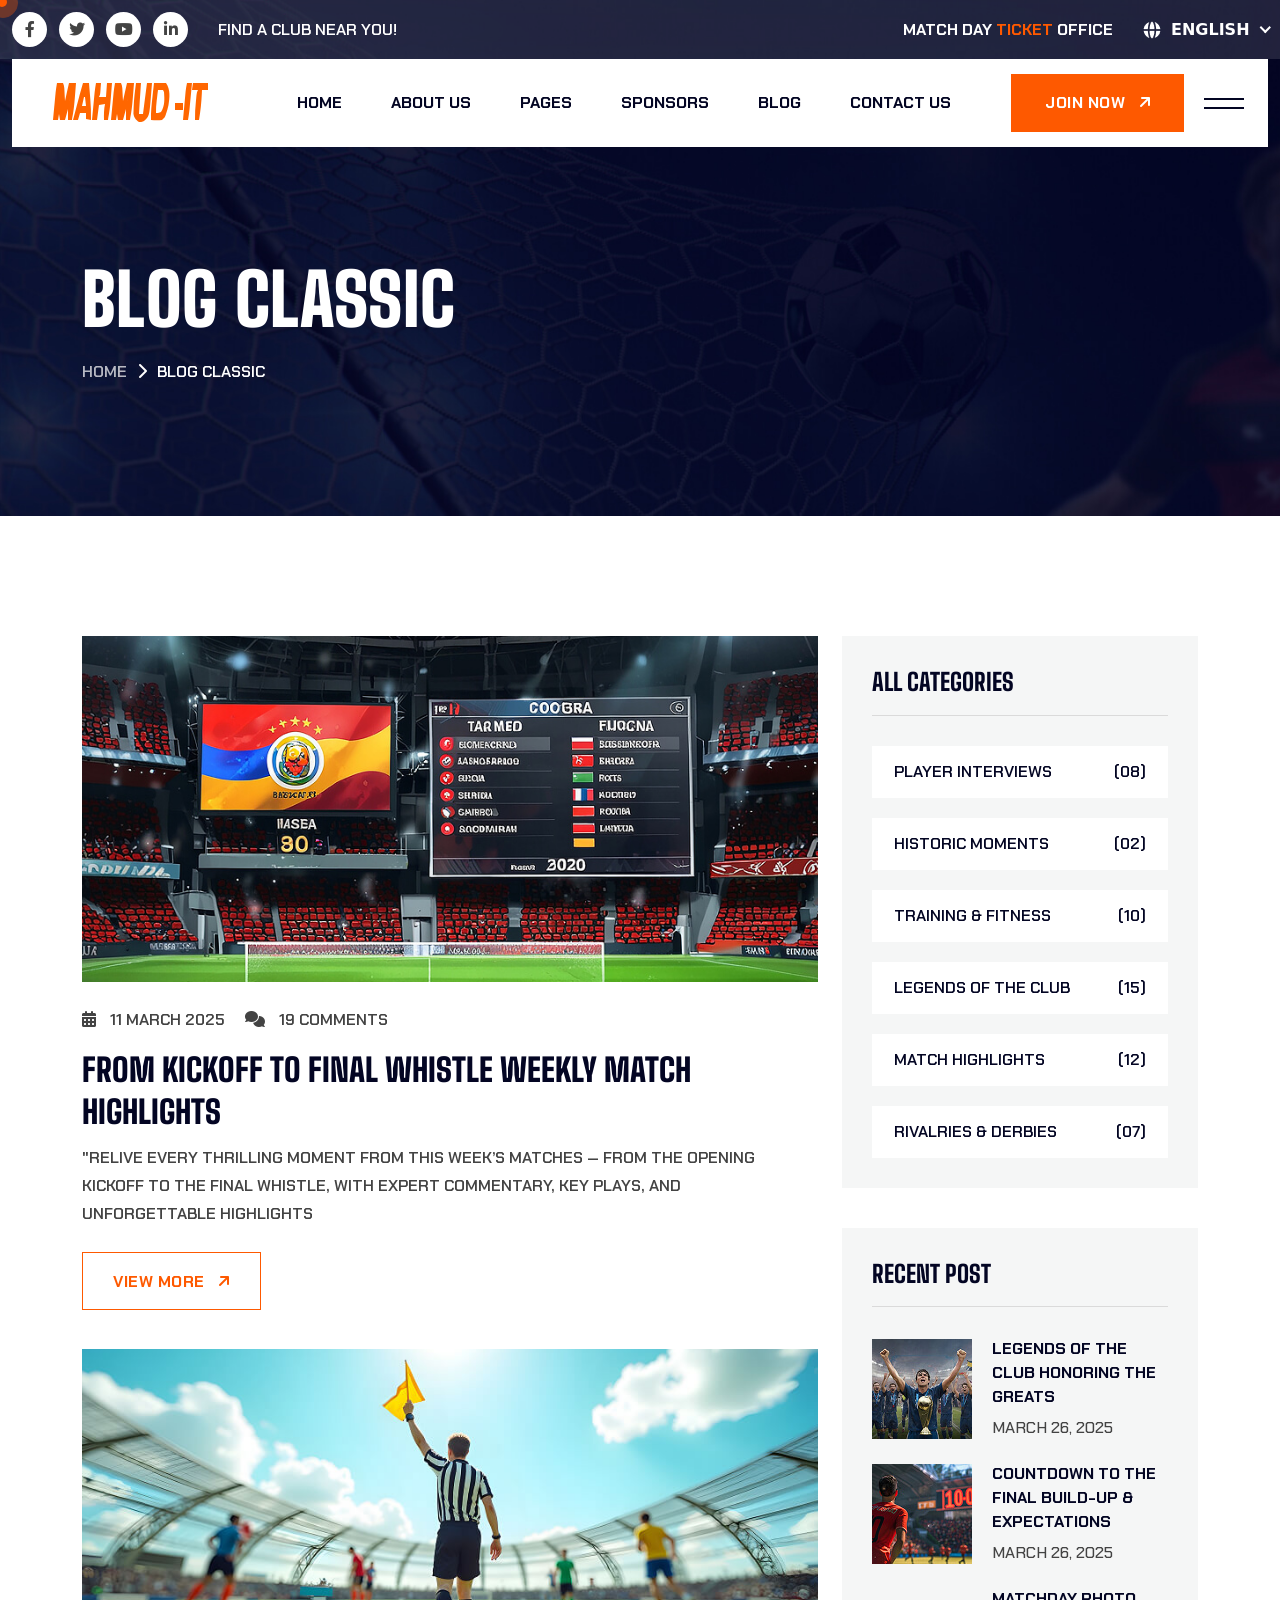
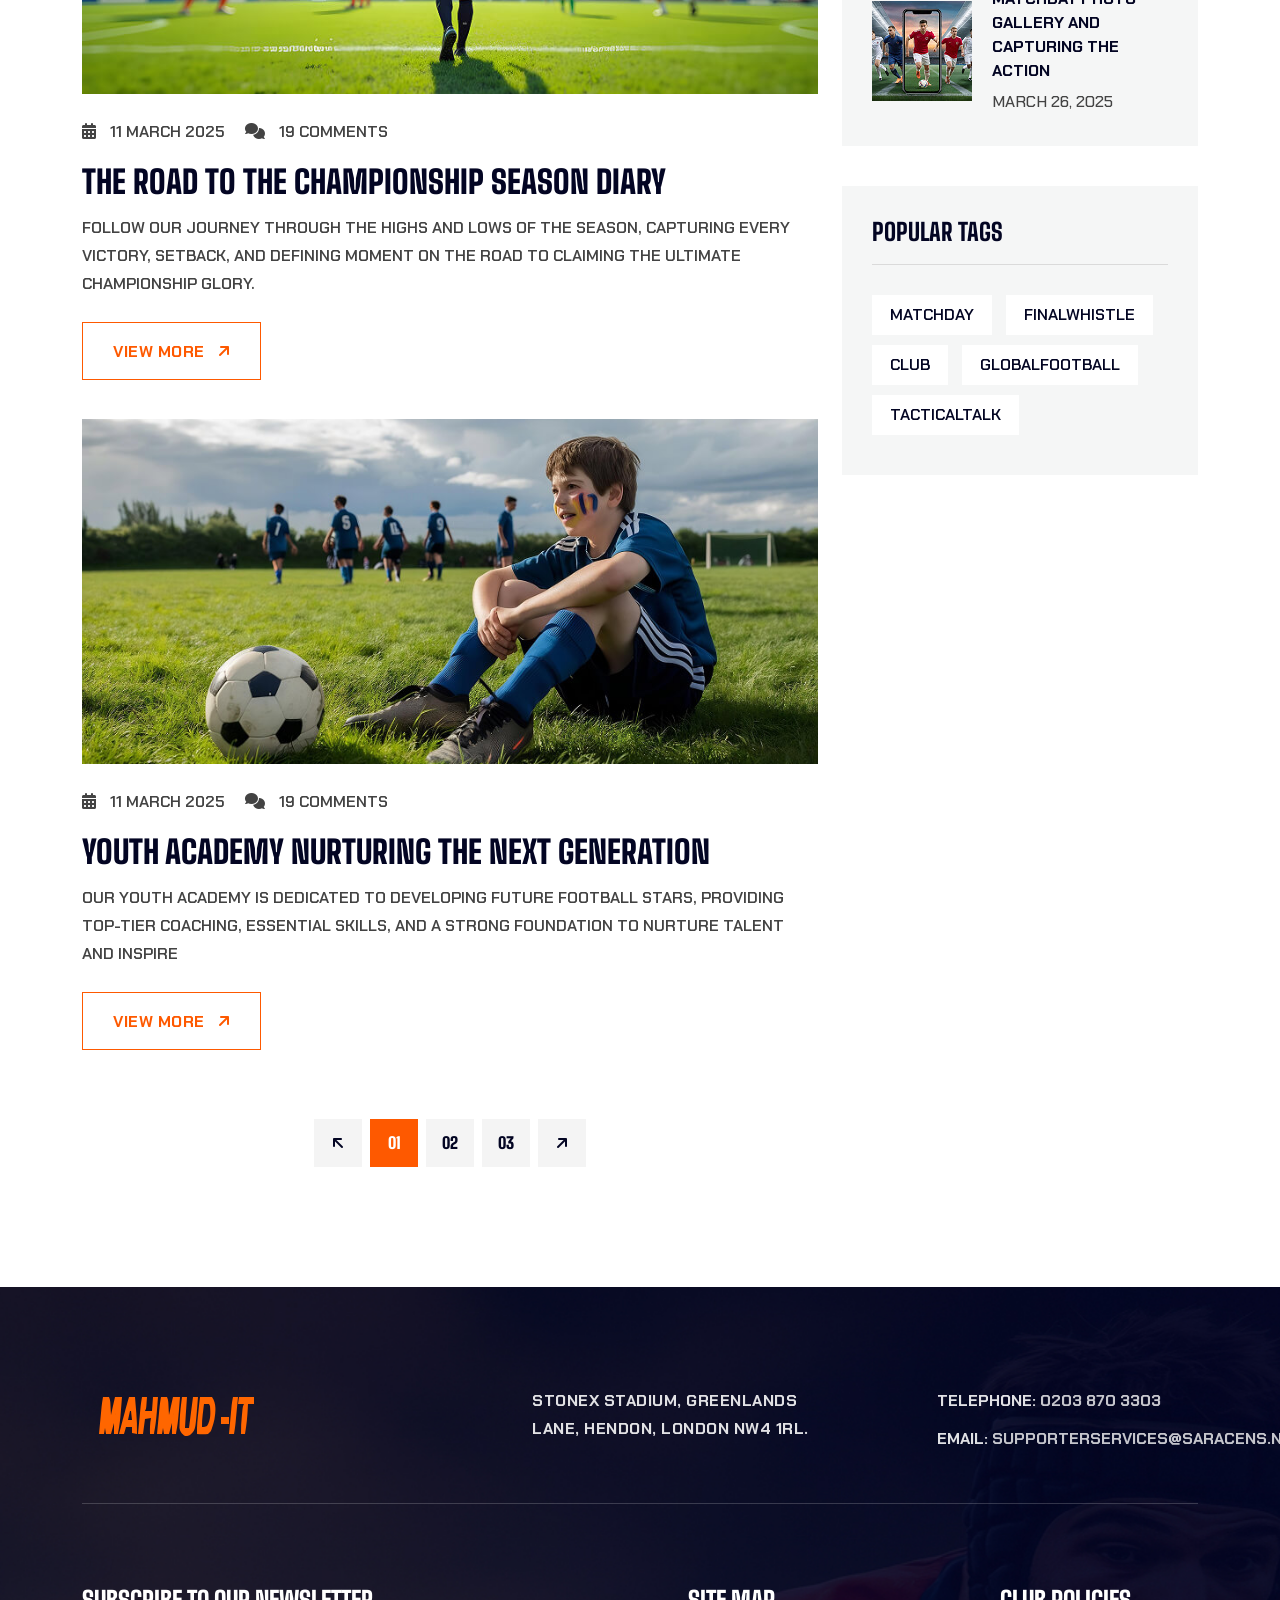
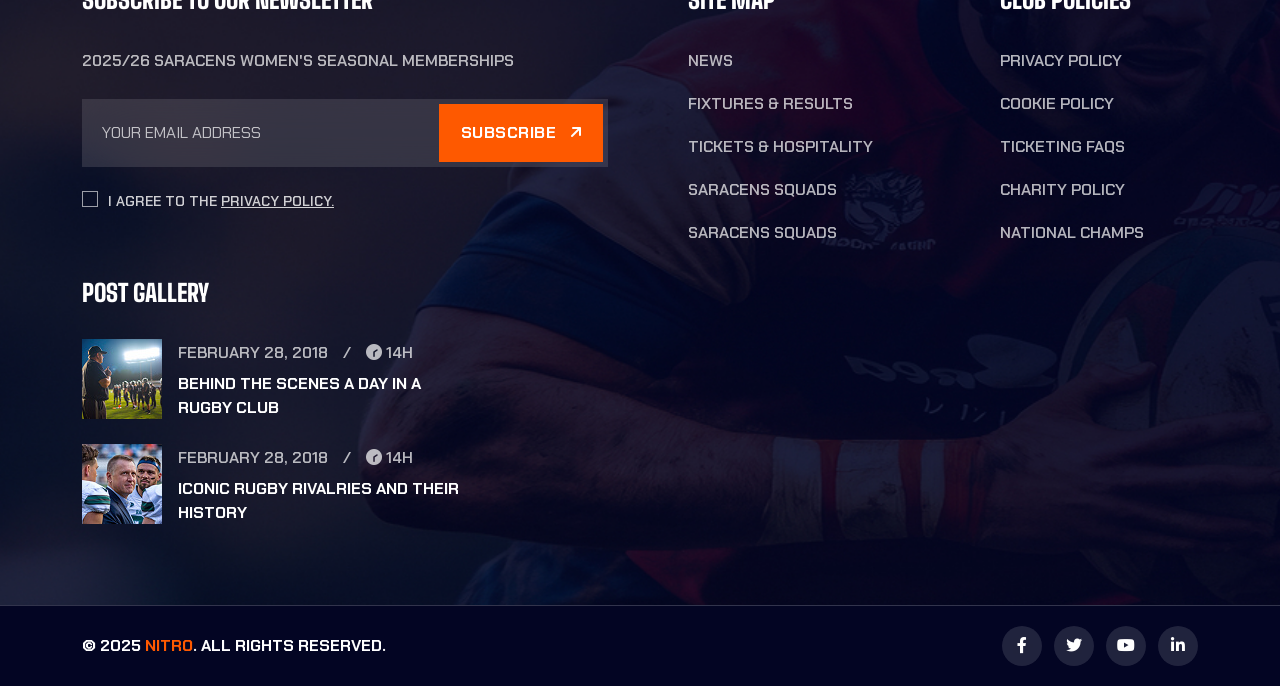
<file: news.html>
<!DOCTYPE html>
<html lang="en">
    <!--<< Header Area >>-->
    
<head>
        <!-- ========== Meta Tags ========== -->
        <meta charset="UTF-8">
        <meta http-equiv="X-UA-Compatible" content="IE=edge">
        <meta name="viewport" content="width=device-width, initial-scale=1">
        <meta name="author" content="Gramentheme">
        <meta name="description" content="Nitro - Sports Multipurpose HTML Template">
        <!-- ======== Page title ============ -->
        <title>Nitro - Sports Multipurpose HTML Template</title>
        <!--<< Favcion >>-->
        <link rel="shortcut icon" href="assets/img/favicon.svg">
        <!--<< Bootstrap min.css >>-->
        <link rel="stylesheet" href="assets/css/bootstrap.min.css">
        <!--<< All Min Css >>-->
        <link rel="stylesheet" href="assets/css/all.min.css">
        <!--<< Animate.css >>-->
        <link rel="stylesheet" href="assets/css/animate.css">
        <!--<< Magnific Popup.css >>-->
        <link rel="stylesheet" href="assets/css/magnific-popup.css">
        <!--<< MeanMenu.css >>-->
        <link rel="stylesheet" href="assets/css/meanmenu.css">
        <!--<< Swiper Bundle.css >>-->
        <link rel="stylesheet" href="assets/css/swiper-bundle.min.css">
        <!--<< Nice Select.css >>-->
        <link rel="stylesheet" href="assets/css/nice-select.css">
        <!--<< Main.css >>-->
        <link rel="stylesheet" href="assets/css/main.css">
    </head>
    <body>

        <!-- Preloader Start -->
        <div id="preloader" class="preloader">
            <div class="animation-preloader">
                <div class="spinner">                
                </div>
                <div class="txt-loading">
                    <span data-text-preloader="N" class="letters-loading">
                        N
                    </span>
                    <span data-text-preloader="I" class="letters-loading">
                        I
                    </span>
                    <span data-text-preloader="T" class="letters-loading">
                        T
                    </span>
                    <span data-text-preloader="R" class="letters-loading">
                        R
                    </span>
                    <span data-text-preloader="O" class="letters-loading">
                        O
                    </span>
                </div>
                <p class="text-center">Loading</p>
            </div>
            <div class="loader">
                <div class="row">
                    <div class="col-3 loader-section section-left">
                        <div class="bg"></div>
                    </div>
                    <div class="col-3 loader-section section-left">
                        <div class="bg"></div>
                    </div>
                    <div class="col-3 loader-section section-right">
                        <div class="bg"></div>
                    </div>
                    <div class="col-3 loader-section section-right">
                        <div class="bg"></div>
                    </div>
                </div>
            </div>
        </div>

         <!-- Back To Top Start -->
        <button id="back-top" class="back-to-top">
            <i class="fa-regular fa-arrow-up"></i>
        </button>

        <!-- MouseCursor Start -->
        <div class="mouseCursor cursor-outer"></div>
        <div class="mouseCursor cursor-inner"></div>

        <!-- Offcanvas Area Start -->
        <div class="fix-area">
            <div class="offcanvas__info">
                <div class="offcanvas__wrapper">
                    <div class="offcanvas__content">
                        <div class="offcanvas__top mb-5 d-flex justify-content-between align-items-center">
                            <div class="offcanvas__logo">
                                <a href="index.html">
                                    <img src="assets/img/logo/logo.svg" alt="logo-img">
                                </a>
                            </div>
                            <div class="offcanvas__close">
                                <button>
                                <i class="fas fa-times"></i>
                                </button>
                            </div>
                        </div>
                        <p class="text d-none d-xl-block">
                            Nullam dignissim, ante scelerisque the  is euismod fermentum odio sem semper the is erat, a feugiat leo urna eget eros. Duis Aenean a imperdiet risus.
                        </p>
                        <div class="mobile-menu fix mb-3"></div>
                        <div class="sidebar-image mt-4 d-none d-xl-block">
                            <img class="w-100" src="assets/img/sidebar-image.jpg" alt="img">
                        </div>
                        <div class="offcanvas__contact">
                            <h4>Contact Info</h4>
                            <ul>
                                <li class="d-flex align-items-center">
                                    <div class="offcanvas__contact-icon">
                                        <i class="fal fa-map-marker-alt"></i>
                                    </div>
                                    <div class="offcanvas__contact-text">
                                        <a target="_blank" href="#">Main Street, Melbourne, Australia</a>
                                    </div>
                                </li>
                                <li class="d-flex align-items-center">
                                    <div class="offcanvas__contact-icon mr-15">
                                        <i class="fal fa-envelope"></i>
                                    </div>
                                    <div class="offcanvas__contact-text">
                                        <a href="mailto:info@example.com"><span class="mailto:info@example.com">info@example.com</span></a>
                                    </div>
                                </li>
                                <li class="d-flex align-items-center">
                                    <div class="offcanvas__contact-icon mr-15">
                                        <i class="fal fa-clock"></i>
                                    </div>
                                    <div class="offcanvas__contact-text">
                                        <a target="_blank" href="#">Mod-friday, 09am -05pm</a>
                                    </div>
                                </li>
                                <li class="d-flex align-items-center">
                                    <div class="offcanvas__contact-icon mr-15">
                                        <i class="far fa-phone"></i>
                                    </div>
                                    <div class="offcanvas__contact-text">
                                        <a href="tel:+11002345909">+11002345909</a>
                                    </div>
                                </li>
                            </ul>
                            <a href="club-ranking.html" class="theme-btn mt-4">
                               JOIN NOW <i class="fa-solid fa-arrow-up-right"></i>
                            </a>
                            <div class="social-icon d-flex align-items-center">
                                <a href="#"><i class="fab fa-facebook-f"></i></a>
                                <a href="#"><i class="fab fa-twitter"></i></a>
                                <a href="#"><i class="fab fa-youtube"></i></a>
                                <a href="#"><i class="fab fa-linkedin-in"></i></a>
                            </div>
                        </div>
                    </div>
                </div>
            </div>
        </div>
        <div class="offcanvas__overlay"></div>

        <!-- Header Top Section Start -->
        <header class="header-top-section-3">
            <div class="header-top-section header-section-2">
                <div class="container">
                    <div class="header-top-wrapper">
                        <div class="top-left">
                            <div class="social-icon d-flex align-items-center">
                                <a href="#"><i class="fab fa-facebook-f"></i></a>
                                <a href="#"><i class="fab fa-twitter"></i></a>
                                <a href="#"><i class="fab fa-youtube"></i></a>
                                <a href="#"><i class="fab fa-linkedin-in"></i></a>
                            </div>
                            <p>
                                Find a club near you!
                            </p>
                        </div>
                        <div class="top-right">
                            <p>
                                Match Day <b>Ticket</b> Office
                            </p>
                            <div class="form-clt mt-0">
                            <img src="assets/img/global2.png" alt="">
                            <div class="form">
                                <select class="single-select w-100">
                                    <option>English</option>
                                    <option>Bangla</option>
                                    <option>Hindi</option>
                                </select>
                            </div>
                        </div>
                        </div>
                    </div>
                </div>
            </div>
            <div id="header-sticky" class="header-1 header-3">
                <div class="container">
                    <div class="mega-menu-wrapper">
                        <div class="header-main">
                            <a href="index.html" class="logo">
                                <img src="assets/img/logo/theme-logo.svg" alt="img">
                            </a>
                            <div class="header-left">
                                <div class="mean__menu-wrapper">
                                <div class="main-menu">
                                    <nav id="mobile-menu">
                                        <ul>
                                            <li class="has-dropdown active menu-thumb">
                                                <a href="index.html">
                                                    Home 
                                                </a>
                                                <ul class="submenu has-homemenu">
                                                    <li>
                                                        <div class="homemenu-items">
                                                            <div class="homemenu">
                                                                <div class="homemenu-thumb">
                                                                    <img src="assets/img/header/home-1.jpg" alt="img">
                                                                    <div class="demo-button">
                                                                    <a href="index.html" class="gt-theme-btn">Demo page</a>
                                                                    </div>
                                                                </div>
                                                                <div class="homemenu-content text-center">
                                                                    <h4 class="homemenu-title">
                                                                        Football  
                                                                    </h4>
                                                                </div>
                                                            </div>
                                                            <div class="homemenu">
                                                                <div class="homemenu-thumb mb-15">
                                                                <img src="assets/img/header/home-2.jpg" alt="img">
                                                                    <div class="demo-button">
                                                                    <a href="index-2.html" class="gt-theme-btn">Demo page</a>
                                                                    </div>
                                                                </div>
                                                                <div class="homemenu-content text-center">
                                                                    <h4 class="homemenu-title">
                                                                    Basketball 
                                                                    </h4>
                                                                </div>
                                                            </div>
                                                            <div class="homemenu">
                                                                <div class="homemenu-thumb mb-15">
                                                            <img src="assets/img/header/home-3.jpg" alt="img">
                                                                    <div class="demo-button">
                                                                    <a href="index-3.html" class="gt-theme-btn">Demo page</a>
                                                                    </div>
                                                                </div>
                                                                <div class="homemenu-content text-center">
                                                                    <h4 class="homemenu-title">
                                                                    Rugby Club
                                                                    </h4>
                                                                </div>
                                                            </div>
                                                        </div>
                                                    </li>
                                                </ul>
                                            </li>
                                            <li class="has-dropdown active d-xl-none">
                                                <a href="index.html" class="border-none">
                                                Home
                                                </a>
                                                <ul class="submenu">
                                                    <li><a href="index.html">Football</a></li>
                                                    <li><a href="index-2.html">Basketball</a></li>
                                                    <li><a href="index-3.html">Rugby Club</a></li>
                                                </ul>
                                            </li>
                                            <li>
                                                <a href="about.html">
                                                    About Us
                                                </a>
                                                <ul class="submenu">
                                                    <li><a href="about.html">About Us</a></li>
                                                    <li><a href="about-2.html">About Us 02</a></li>
                                                </ul>
                                            </li>
                                            <li class="has-dropdown">
                                                <a href="news.html">
                                                    Pages
                                                </a>
                                                <ul class="submenu">
                                                    <li><a href="gallery.html">Gallery</a></li>
                                                    <li><a href="club-ranking.html">club rankings</a></li>
                                                    <li><a href="club-line.html">club LineUp</a></li>
                                                    <li><a href="ticket.html">Ticket</a></li>
                                                    <li><a href="404.html">404 Page</a></li>
                                                </ul>
                                            </li>
                                            <li>
                                                <a href="sponsor.html">Sponsors</a>
                                            </li>
                                            <li>
                                                <a href="news-details.html">
                                                    Blog
                                                </a>
                                                <ul class="submenu">
                                                    <li><a href="news-grid.html">Blog Grid</a></li>
                                                    <li><a href="news.html">Blog Standard</a></li>
                                                    <li><a href="news-details.html">Blog Details</a></li>
                                                </ul>
                                            </li>
                                            <li>
                                                <a href="contact.html">Contact Us</a>
                                            </li>
                                        </ul>
                                    </nav>
                                </div>
                            </div>
                            </div>
                            <div class="header-right d-flex justify-content-end align-items-center">
                                <a href="club-ranking.html" class="theme-btn d-none d-xl-block">
                                JOIN NOW <i class="fa-solid fa-arrow-up-right"></i>
                                </a>
                                <div class="header__hamburger d-xl-block my-auto">
                                    <div class="sidebar__toggle">
                                        <div class="header-bar">
                                            <span></span>
                                            <span></span>
                                        </div>
                                    </div>
                                </div>
                            </div>
                        </div>
                    </div>
                </div>
            </div>
        </header>

        <div class="gt-breadcrumb-wrapper bg-cover" style="background-image: url('assets/img/breadcrumb-bg.jpg');">
            <div class="container">
                <div class="gt-page-heading">
                    <div class="gt-breadcrumb-sub-title">
                        <h1 class="text-white wow fadeInUp" data-wow-delay=".3s">Blog Classic</h1>
                    </div>
                    <ul class="gt-breadcrumb-items wow fadeInUp" data-wow-delay=".5s">
                        <li>
                            <a href="index.html">
                               Home
                            </a>
                        </li>
                        <li>
                            <i class="fa-solid fa-chevron-right"></i>
                        </li>
                        <li>
                            Blog Classic
                        </li>
                    </ul>
                </div>
            </div>
        </div>
        
       <!-- GT News-standard Section Start -->
        <section class="news-standard-section section-padding">
            <div class="container">
                <div class="gt-news-standard-wrapper">
                    <div class="row g-4">
                        <div class="col-12 col-lg-8">
                            <div class="gt-news-standard-items">
                                <div class="gt-news-card-items-4">
                                    <div class="gt-news-image">
                                        <img src="assets/img/inner/news/01.jpg" alt="img">
                                    </div>
                                    <div class="gt-news-content">
                                       <ul class="gt-date-list">
                                            <li>
                                                <i class="fa-solid fa-calendar-days"></i>
                                                11 March 2025
                                            </li>
                                            <li>
                                                <i class="fa-solid fa-comments"></i>
                                                19 Comments
                                            </li>
                                       </ul>
                                       <h3>
                                            <a href="news-details.html">
                                               From Kickoff to Final Whistle Weekly Match Highlights
                                            </a>
                                        </h3>
                                       <p>
                                           "Relive every thrilling moment from this week’s matches — from the opening kickoff to the final whistle, with expert commentary, key plays, and unforgettable highlights 
                                       </p>
                                      <a href="news-details.html" class="theme-btn mt-4">
                                          VIEW MORE <i class="fa-solid fa-arrow-up-right"></i>
                                        </a>
                                    </div>
                                </div>
                                <div class="gt-news-card-items-4">
                                    <div class="gt-news-image">
                                        <img src="assets/img/inner/news/02.jpg" alt="img">
                                    </div>
                                    <div class="gt-news-content">
                                       <ul class="gt-date-list">
                                            <li>
                                                <i class="fa-solid fa-calendar-days"></i>
                                                11 March 2025
                                            </li>
                                            <li>
                                                <i class="fa-solid fa-comments"></i>
                                                19 Comments
                                            </li>
                                       </ul>
                                       <h3>
                                        <a href="news-details.html">
                                          The Road to the Championship Season Diary
                                        </a>
                                    </h3>
                                       <p>
                                          Follow our journey through the highs and lows of the season, capturing every victory, setback, and defining moment on the road to claiming the ultimate championship glory.
                                       </p>
                                       <a href="news-details.html" class="theme-btn mt-4">
                                          VIEW MORE <i class="fa-solid fa-arrow-up-right"></i>
                                        </a>
                                    </div>
                                </div>
                                <div class="gt-news-card-items-4 mb-0">
                                    <div class="gt-news-image">
                                        <img src="assets/img/inner/news/03.jpg" alt="img">
                                    </div>
                                    <div class="gt-news-content">
                                       <ul class="gt-date-list">
                                            <li>
                                                <i class="fa-solid fa-calendar-days"></i>
                                                11 March 2025
                                            </li>
                                            <li>
                                                <i class="fa-solid fa-comments"></i>
                                                19 Comments
                                            </li>
                                       </ul>
                                       <h3>
                                        <a href="news-details.html">
                                        Youth Academy Nurturing the Next Generation
                                        </a>
                                    </h3>
                                       <p>
                                          Our Youth Academy is dedicated to developing future football stars, providing top-tier coaching, essential skills, and a strong foundation to nurture talent and inspire 
                                       </p>
                                        <a href="news-details.html" class="theme-btn mt-4">
                                          VIEW MORE <i class="fa-solid fa-arrow-up-right"></i>
                                        </a>
                                    </div>
                                </div>
                                <div class="page-nav-wrap text-center">
                                    <ul>
                                        <li><a class="page-numbers" href="#"><i class="fa-solid fa-arrow-up-left"></i></a></li>
                                        <li class="active"><a class="page-numbers" href="#">01</a></li>
                                        <li><a class="page-numbers" href="#">02</a></li>
                                        <li><a class="page-numbers" href="#">03</a></li>
                                        <li><a class="page-numbers" href="#"><i class="fa-solid fa-arrow-up-right"></i></a></li>
                                    </ul>
                                </div>
                            </div>
                        </div>
                        <div class="col-lg-4 col-12">
                            <div class="gt-main-sideber sticky-style">
                                <div class="gt-single-sideber-widget">
                                    <div class="gt-widget-title">
                                        <h3>All Categories</h3>
                                    </div>
                                    <ul class="gt-category-list">
                                        <li><a href="news-details.html">Player Interviews </a><span>(08)</span></li>
                                        <li><a href="news-details.html">Historic Moments</a><span>(02)</span></li>
                                        <li><a href="news-details.html">Training & Fitness</a><span>(10)</span></li>
                                        <li><a href="news-details.html">Legends of the Club </a><span>(15)</span></li>
                                        <li><a href="news-details.html">Match Highlights</a><span>(12)</span></li>
                                        <li><a href="news-details.html">Rivalries & Derbies </a><span>(07)</span></li>
                                    </ul>
                                </div>
                                <div class="gt-single-sideber-widget">
                                    <div class="gt-widget-title">
                                        <h3>Recent Post</h3>
                                    </div>
                                    <div class="gt-recent-post-area">
                                        <div class="gt-recent-items">
                                            <div class="gt-recent-thumb">
                                                <img src="assets/img/inner/news/post-1.jpg" alt="img">
                                            </div>
                                            <div class="gt-recent-content">
                                                <h5>
                                                    <a href="news-details.html">
                                                       Legends of the Club Honoring the Greats
                                                    </a>
                                                </h5>
                                                <ul>
                                                    <li>
                                                        March 26, 2025
                                                    </li>
                                                </ul>
                                            </div>
                                        </div>
                                        <div class="gt-recent-items">
                                            <div class="gt-recent-thumb">
                                                <img src="assets/img/inner/news/post-2.jpg" alt="img">
                                            </div>
                                            <div class="gt-recent-content">
                                                <h5>
                                                    <a href="news-details.html">
                                                      Countdown to the Final Build-Up & Expectations
                                                    </a>
                                                </h5>
                                                <ul>
                                                    <li>
                                                        March 26, 2025
                                                    </li>
                                                </ul>
                                            </div>
                                        </div>
                                        <div class="gt-recent-items">
                                            <div class="gt-recent-thumb">
                                               <img src="assets/img/inner/news/post-3.jpg" alt="img">
                                            </div>
                                            <div class="gt-recent-content">
                                                <h5>
                                                    <a href="news-details.html">
                                                     Matchday Photo Gallery and Capturing the Action
                                                    </a>
                                                </h5>
                                                <ul>
                                                    <li>
                                                        March 26, 2025
                                                    </li>
                                                </ul>
                                            </div>
                                        </div>
                                    </div>
                                </div>
                                <div class="gt-single-sideber-widget mb-0">
                                    <div class="gt-widget-title">
                                        <h3>Popular Tags</h3>
                                    </div>
                                    <div class="tagcloud">
                                        <a href="news-details.html">MatchDay</a>     
                                        <a href="news-details.html">FinalWhistle</a>
                                        <a href="news-details.html">Club</a>
                                        <a href="news-details.html">GlobalFootball</a>
                                        <a href="news-details.html">TacticalTalk</a>
                                    </div>
                                </div>
                            </div>
                        </div>
                    </div>
                </div>
            </div>
        </section>

       <!-- Footer Section Start -->
        <footer class="footer-section-3 bg-cover" style="background-image: url('assets/img/home-3/footer-bg.jpg');">
            <div class="container">
                <div class="footer-top-wrapper-3">
                   <div class="row g-4 justify-content-between">
                        <div class="col-xl-3 col-lg-6 col-md-6 wow fadeInUp" data-wow-delay=".3s">
                             <a href="index.html">
                                <img src="assets/img/logo/black-logo.svg" alt="img">
                            </a>
                        </div>
                        <div class="col-xl-4 col-lg-6 col-md-6 wow fadeInUp" data-wow-delay=".5s">
                        <p>
                            StoneX Stadium, Greenlands Lane, Hendon, London NW4 1RL.
                        </p>
                        </div>
                        <div class="col-xl-3 col-lg-6 col-md-6 wow fadeInUp" data-wow-delay=".7s">
                            <ul>
                                <li>
                                    Telephone: <a href="tel:02038703303">0203 870 3303</a>
                                </li>
                                <li>
                                    Email: <a href="tel:supporterservices@saracens.net">supporterservices@saracens.net</a>
                                </li>
                            </ul>
                        </div>
                   </div>
                </div>
                <div class="footer-widget-wrapper style-3">
                    <div class="row justify-content-between">
                        <div class="col-xxl-4 col-xl-6 col-lg-6 col-md-6 wow fadeInUp" data-wow-delay=".3s">
                            <div class="footer-widget-items style-right-30">
                                <div class="widget-head">
                                    <h3>
                                       Subscribe to our newsletter
                                    </h3>
                                </div>
                                <div class="footer-content">
                                    <p>
                                        2025/26 Saracens Women's Seasonal Memberships
                                    </p>
                                   <div class="footer-form mt-4">
                                    <form action="#">
                                        <input type="text" placeholder="Your Email Address">
                                        <button class="theme-btn" type="submit">
                                            Subscribe <i class="fa-solid fa-arrow-up-right"></i>
                                        </button>
                                    </form>
                                    <div class="form-check">
                                        <input class="form-check-input" type="checkbox" value="" id="flexCheckDefault">
                                        <label class="form-check-label" for="flexCheckDefault">
                                            I agree to the <a href="contact.html">Privacy Policy.</a>
                                        </label>
                                    </div>
                                </div>
                                </div>
                            </div>
                        </div>
                        <div class="col-xxl-4 col-xl-6 ps-lg-5 col-lg-6 col-md-6 wow fadeInUp" data-wow-delay=".5s">
                            <div class="row">
                                <div class="col-sm-7">
                                    <div class="footer-widget-items">
                                        <div class="widget-head">
                                            <h3>
                                            Site Map
                                            </h3>
                                        </div>
                                        <ul class="list-area">
                                            <li>
                                                <a href="news.html">News</a>
                                            </li>
                                            <li>
                                                <a href="contact.html">Fixtures & Results</a>
                                            </li>
                                            <li>
                                                <a href="ticket.html">Tickets & Hospitality</a>
                                            </li>
                                            <li>
                                                <a href="contact.html">Saracens Squads</a>
                                            </li>
                                            <li>
                                                <a href="contact.html">Saracens Squads</a>
                                            </li>
                                        </ul>
                                    </div>
                                </div>
                                <div class="col-sm-5">
                                    <div class="footer-widget-items">
                                        <div class="widget-head">
                                            <h3>
                                            Club Policies
                                            </h3>
                                        </div>
                                        <ul class="list-area">
                                            <li>
                                                <a href="contact.html">Privacy Policy</a>
                                            </li>
                                            <li>
                                                <a href="contact.html">Cookie Policy</a>
                                            </li>
                                            <li>
                                                <a href="ticket.html">Ticketing FAQs</a>
                                            </li>
                                            <li>
                                                <a href="contact.html">Charity Policy</a>
                                            </li>
                                            <li>
                                                <a href="contact.html">National Champs</a>
                                            </li>
                                        </ul>
                                    </div>
                                </div>
                            </div>
                        </div>
                        <div class="col-xxl-4 col-xl-6 col-lg-6 col-md-6 wow fadeInUp" data-wow-delay=".7s">
                            <div class="footer-widget-items footer-left-40">
                                <div class="widget-head">
                                    <h3>
                                      POST GALLERY
                                    </h3>
                                </div>
                               <ul class="footer-post-items">
                                    <li>
                                        <div class="thumb">
                                            <img src="assets/img/home-3/post-1.jpg" alt="img">
                                        </div>
                                        <div class="content">
                                            <div class="top-text">
                                                <p>
                                                    February 28, 2018
                                                </p>
                                                /
                                                <span>
                                                    <i class="fa-solid fa-clock-two-thirty"></i> 14h
                                                </span>
                                            </div>
                                            <h6>
                                                <a href="news-details.html">Behind the Scenes A Day in a Rugby Club</a>
                                            </h6>
                                        </div>
                                    </li>
                                    <li>
                                        <div class="thumb">
                                            <img src="assets/img/home-3/post-2.jpg" alt="img">
                                        </div>
                                        <div class="content">
                                            <div class="top-text">
                                                <p>
                                                    February 28, 2018
                                                </p>
                                                /
                                                <span>
                                                    <i class="fa-solid fa-clock-two-thirty"></i> 14h
                                                </span>
                                            </div>
                                            <h6>
                                                <a href="news-details.html">Iconic Rugby Rivalries and Their History</a>
                                            </h6>
                                        </div>
                                    </li>
                               </ul>
                            </div>
                        </div>
                    </div>
                </div>
            </div>
            <div class="footer-bottom style-3">
                <div class="container">
                    <div class="footer-bottom-wrapper-3">
                        <p class="wow fadeInUp" data-wow-delay=".3s">
                            © 2025<b> NITRO</b>. All Rights Reserved.
                        </p>
                        <div class="social-icon d-flex align-items-center wow fadeInUp" data-wow-delay=".5s">
                            <a href="#"><i class="fab fa-facebook-f"></i></a>
                            <a href="#"><i class="fab fa-twitter"></i></a>
                            <a href="#"><i class="fab fa-youtube"></i></a>
                            <a href="#"><i class="fab fa-linkedin-in"></i></a>
                        </div>
                    </div>
                </div>
            </div>
        </footer>
        
        
        <!--<< All JS Plugins >>-->
        <script src="assets/js/jquery-3.7.1.min.js"></script>
        <!--<< Viewport Js >>-->
        <script src="assets/js/viewport.jquery.js"></script>
        <!--<< Bootstrap Js >>-->
        <script src="assets/js/bootstrap.bundle.min.js"></script>
        <!--<< nice-selec Js >>-->
        <script src="assets/js/jquery.nice-select.min.js"></script>
        <!--<< Waypoints Js >>-->
        <script src="assets/js/jquery.waypoints.js"></script>
        <!--<< Counterup Js >>-->
        <script src="assets/js/jquery.counterup.min.js"></script>
        <!--<< Swiper Slider Js >>-->
        <script src="assets/js/swiper-bundle.min.js"></script>
        <!--<< MeanMenu Js >>-->
        <script src="assets/js/jquery.meanmenu.min.js"></script>
        <!--<< Parallaxie Js >>-->
        <script src="assets/js/parallaxie.js"></script>
        <!--<< Magnific Popup Js >>-->
        <script src="assets/js/jquery.magnific-popup.min.js"></script>
        <!--<< Wow Animation Js >>-->
        <script src="assets/js/wow.min.js"></script>
        <!--<< Gsap Animation Js >>-->
        <script src="assets/js/gsap.min.js"></script>
        <!--<< ScrollTrigger Js >>-->
        <script src="assets/js/ScrollTrigger.min.js"></script>
        <!--<< SplitText Js >>-->
        <script src="assets/js/SplitText.min.js"></script>
        <!--<< splitType Js >>-->
        <script src="assets/js/splitType.js"></script>
        <!--<< Main.js >>-->
        <script src="assets/js/main.js"></script>
    </body>

</html>
</file>
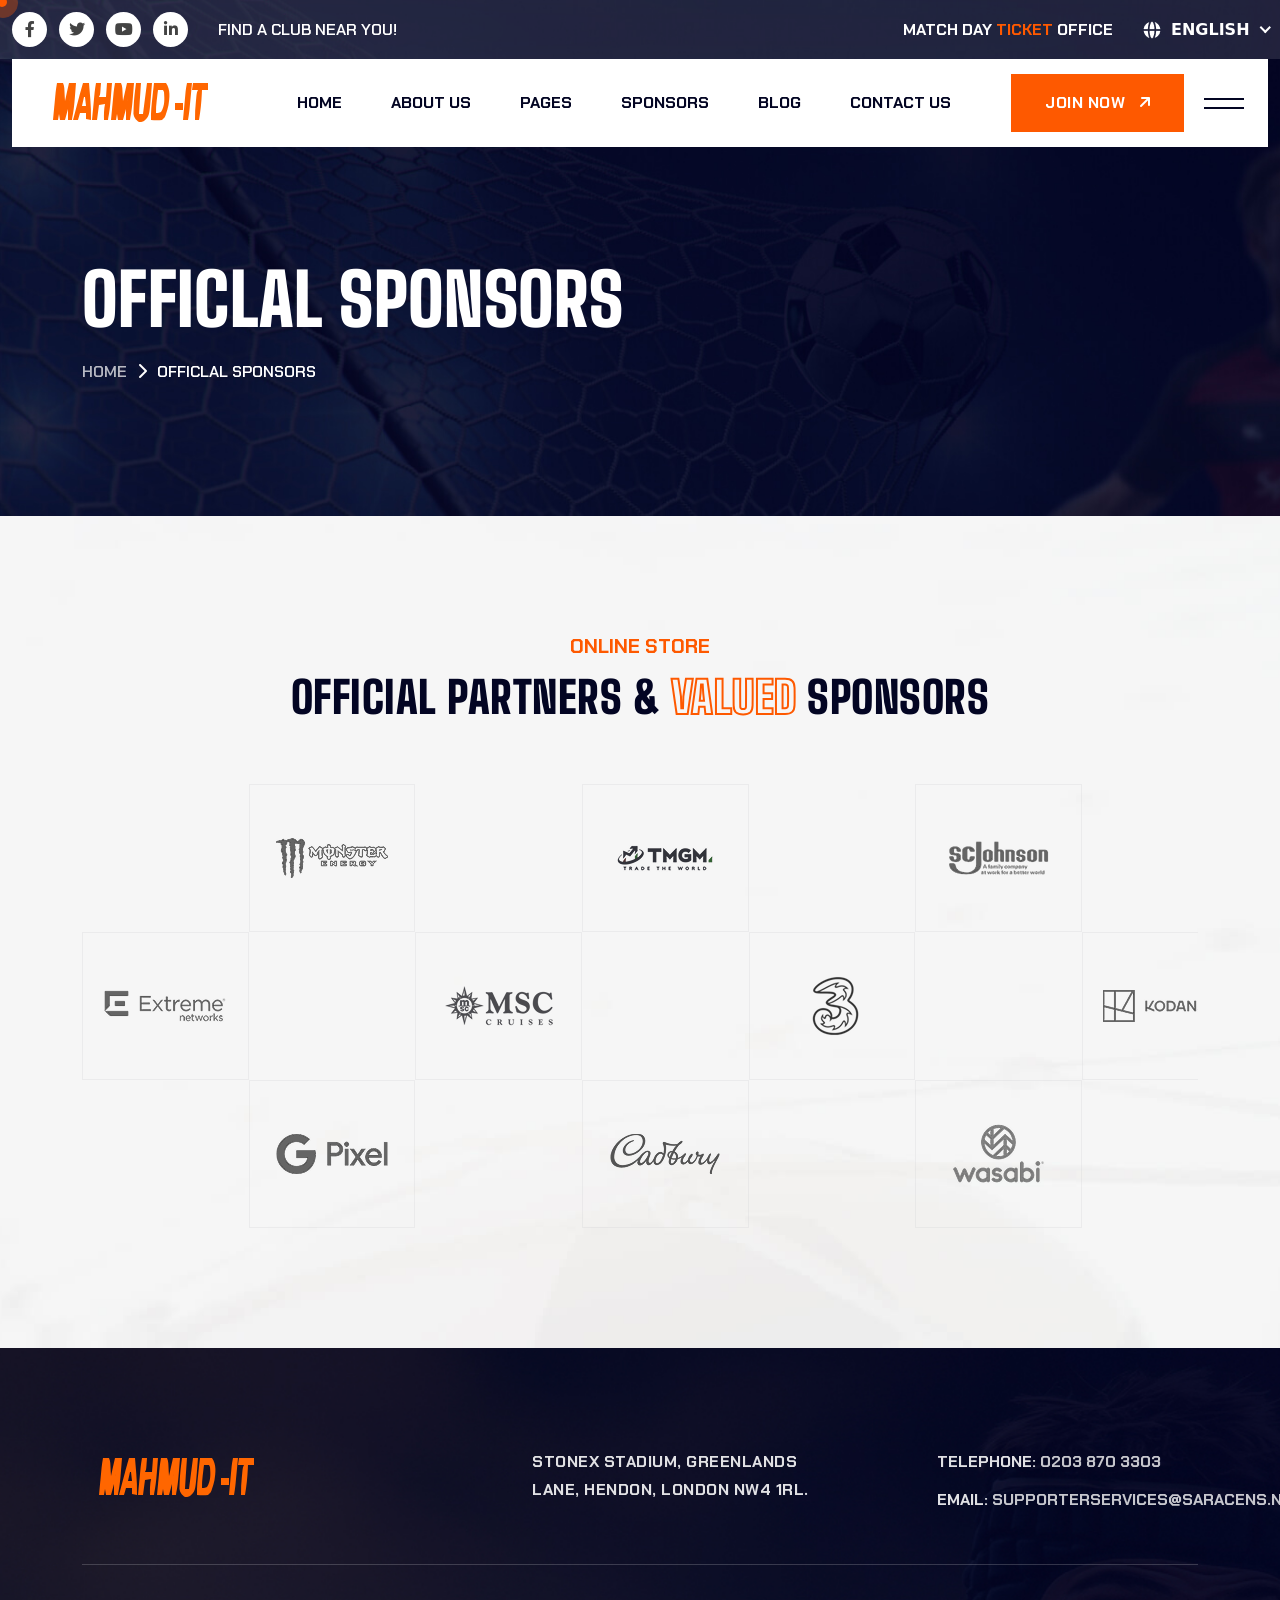
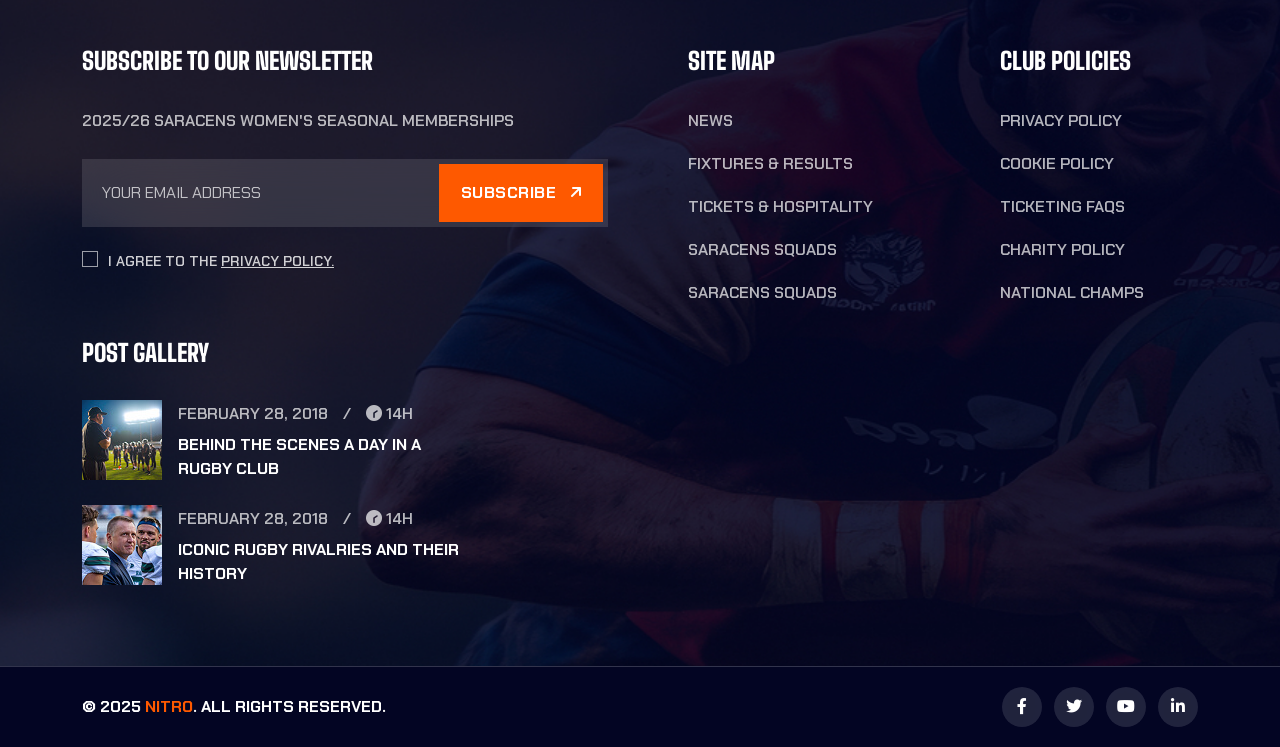
<file: sponsor.html>
<!DOCTYPE html>
<html lang="en">
    <!--<< Header Area >>-->
    
<head>
        <!-- ========== Meta Tags ========== -->
        <meta charset="UTF-8">
        <meta http-equiv="X-UA-Compatible" content="IE=edge">
        <meta name="viewport" content="width=device-width, initial-scale=1">
        <meta name="author" content="Gramentheme">
        <meta name="description" content="Nitro - Sports Multipurpose HTML Template">
        <!-- ======== Page title ============ -->
        <title>Nitro - Sports Multipurpose HTML Template</title>
        <!--<< Favcion >>-->
        <link rel="shortcut icon" href="assets/img/favicon.svg">
        <!--<< Bootstrap min.css >>-->
        <link rel="stylesheet" href="assets/css/bootstrap.min.css">
        <!--<< All Min Css >>-->
        <link rel="stylesheet" href="assets/css/all.min.css">
        <!--<< Animate.css >>-->
        <link rel="stylesheet" href="assets/css/animate.css">
        <!--<< Magnific Popup.css >>-->
        <link rel="stylesheet" href="assets/css/magnific-popup.css">
        <!--<< MeanMenu.css >>-->
        <link rel="stylesheet" href="assets/css/meanmenu.css">
        <!--<< Swiper Bundle.css >>-->
        <link rel="stylesheet" href="assets/css/swiper-bundle.min.css">
        <!--<< Nice Select.css >>-->
        <link rel="stylesheet" href="assets/css/nice-select.css">
        <!--<< Main.css >>-->
        <link rel="stylesheet" href="assets/css/main.css">
    </head>
    <body>

        <!-- Preloader Start -->
        <div id="preloader" class="preloader">
            <div class="animation-preloader">
                <div class="spinner">                
                </div>
                <div class="txt-loading">
                    <span data-text-preloader="N" class="letters-loading">
                        N
                    </span>
                    <span data-text-preloader="I" class="letters-loading">
                        I
                    </span>
                    <span data-text-preloader="T" class="letters-loading">
                        T
                    </span>
                    <span data-text-preloader="R" class="letters-loading">
                        R
                    </span>
                    <span data-text-preloader="O" class="letters-loading">
                        O
                    </span>
                </div>
                <p class="text-center">Loading</p>
            </div>
            <div class="loader">
                <div class="row">
                    <div class="col-3 loader-section section-left">
                        <div class="bg"></div>
                    </div>
                    <div class="col-3 loader-section section-left">
                        <div class="bg"></div>
                    </div>
                    <div class="col-3 loader-section section-right">
                        <div class="bg"></div>
                    </div>
                    <div class="col-3 loader-section section-right">
                        <div class="bg"></div>
                    </div>
                </div>
            </div>
        </div>

         <!-- Back To Top Start -->
        <button id="back-top" class="back-to-top">
            <i class="fa-regular fa-arrow-up"></i>
        </button>

        <!-- MouseCursor Start -->
        <div class="mouseCursor cursor-outer"></div>
        <div class="mouseCursor cursor-inner"></div>

        <!-- Offcanvas Area Start -->
        <div class="fix-area">
            <div class="offcanvas__info">
                <div class="offcanvas__wrapper">
                    <div class="offcanvas__content">
                        <div class="offcanvas__top mb-5 d-flex justify-content-between align-items-center">
                            <div class="offcanvas__logo">
                                <a href="index.html">
                                    <img src="assets/img/logo/logo.svg" alt="logo-img">
                                </a>
                            </div>
                            <div class="offcanvas__close">
                                <button>
                                <i class="fas fa-times"></i>
                                </button>
                            </div>
                        </div>
                        <p class="text d-none d-xl-block">
                            Nullam dignissim, ante scelerisque the  is euismod fermentum odio sem semper the is erat, a feugiat leo urna eget eros. Duis Aenean a imperdiet risus.
                        </p>
                        <div class="mobile-menu fix mb-3"></div>
                        <div class="sidebar-image mt-4 d-none d-xl-block">
                            <img class="w-100" src="assets/img/sidebar-image.jpg" alt="img">
                        </div>
                        <div class="offcanvas__contact">
                            <h4>Contact Info</h4>
                            <ul>
                                <li class="d-flex align-items-center">
                                    <div class="offcanvas__contact-icon">
                                        <i class="fal fa-map-marker-alt"></i>
                                    </div>
                                    <div class="offcanvas__contact-text">
                                        <a target="_blank" href="#">Main Street, Melbourne, Australia</a>
                                    </div>
                                </li>
                                <li class="d-flex align-items-center">
                                    <div class="offcanvas__contact-icon mr-15">
                                        <i class="fal fa-envelope"></i>
                                    </div>
                                    <div class="offcanvas__contact-text">
                                        <a href="mailto:info@example.com"><span class="mailto:info@example.com">info@example.com</span></a>
                                    </div>
                                </li>
                                <li class="d-flex align-items-center">
                                    <div class="offcanvas__contact-icon mr-15">
                                        <i class="fal fa-clock"></i>
                                    </div>
                                    <div class="offcanvas__contact-text">
                                        <a target="_blank" href="#">Mod-friday, 09am -05pm</a>
                                    </div>
                                </li>
                                <li class="d-flex align-items-center">
                                    <div class="offcanvas__contact-icon mr-15">
                                        <i class="far fa-phone"></i>
                                    </div>
                                    <div class="offcanvas__contact-text">
                                        <a href="tel:+11002345909">+11002345909</a>
                                    </div>
                                </li>
                            </ul>
                            <a href="club-ranking.html" class="theme-btn mt-4">
                               JOIN NOW <i class="fa-solid fa-arrow-up-right"></i>
                            </a>
                            <div class="social-icon d-flex align-items-center">
                                <a href="#"><i class="fab fa-facebook-f"></i></a>
                                <a href="#"><i class="fab fa-twitter"></i></a>
                                <a href="#"><i class="fab fa-youtube"></i></a>
                                <a href="#"><i class="fab fa-linkedin-in"></i></a>
                            </div>
                        </div>
                    </div>
                </div>
            </div>
        </div>
        <div class="offcanvas__overlay"></div>

        <!-- Header Top Section Start -->
        <header class="header-top-section-3">
            <div class="header-top-section header-section-2">
                <div class="container">
                    <div class="header-top-wrapper">
                        <div class="top-left">
                            <div class="social-icon d-flex align-items-center">
                                <a href="#"><i class="fab fa-facebook-f"></i></a>
                                <a href="#"><i class="fab fa-twitter"></i></a>
                                <a href="#"><i class="fab fa-youtube"></i></a>
                                <a href="#"><i class="fab fa-linkedin-in"></i></a>
                            </div>
                            <p>
                                Find a club near you!
                            </p>
                        </div>
                        <div class="top-right">
                            <p>
                                Match Day <b>Ticket</b> Office
                            </p>
                            <div class="form-clt mt-0">
                            <img src="assets/img/global2.png" alt="">
                            <div class="form">
                                <select class="single-select w-100">
                                    <option>English</option>
                                    <option>Bangla</option>
                                    <option>Hindi</option>
                                </select>
                            </div>
                        </div>
                        </div>
                    </div>
                </div>
            </div>
            <div id="header-sticky" class="header-1 header-3">
                <div class="container">
                    <div class="mega-menu-wrapper">
                        <div class="header-main">
                            <a href="index.html" class="logo">
                                <img src="assets/img/logo/theme-logo.svg" alt="img">
                            </a>
                            <div class="header-left">
                                <div class="mean__menu-wrapper">
                                <div class="main-menu">
                                    <nav id="mobile-menu">
                                        <ul>
                                            <li class="has-dropdown active menu-thumb">
                                                <a href="index.html">
                                                    Home 
                                                </a>
                                                <ul class="submenu has-homemenu">
                                                    <li>
                                                        <div class="homemenu-items">
                                                            <div class="homemenu">
                                                                <div class="homemenu-thumb">
                                                                    <img src="assets/img/header/home-1.jpg" alt="img">
                                                                    <div class="demo-button">
                                                                    <a href="index.html" class="gt-theme-btn">Demo page</a>
                                                                    </div>
                                                                </div>
                                                                <div class="homemenu-content text-center">
                                                                    <h4 class="homemenu-title">
                                                                        Football  
                                                                    </h4>
                                                                </div>
                                                            </div>
                                                            <div class="homemenu">
                                                                <div class="homemenu-thumb mb-15">
                                                                <img src="assets/img/header/home-2.jpg" alt="img">
                                                                    <div class="demo-button">
                                                                    <a href="index-2.html" class="gt-theme-btn">Demo page</a>
                                                                    </div>
                                                                </div>
                                                                <div class="homemenu-content text-center">
                                                                    <h4 class="homemenu-title">
                                                                    Basketball 
                                                                    </h4>
                                                                </div>
                                                            </div>
                                                            <div class="homemenu">
                                                                <div class="homemenu-thumb mb-15">
                                                            <img src="assets/img/header/home-3.jpg" alt="img">
                                                                    <div class="demo-button">
                                                                    <a href="index-3.html" class="gt-theme-btn">Demo page</a>
                                                                    </div>
                                                                </div>
                                                                <div class="homemenu-content text-center">
                                                                    <h4 class="homemenu-title">
                                                                    Rugby Club
                                                                    </h4>
                                                                </div>
                                                            </div>
                                                        </div>
                                                    </li>
                                                </ul>
                                            </li>
                                            <li class="has-dropdown active d-xl-none">
                                                <a href="index.html" class="border-none">
                                                Home
                                                </a>
                                                <ul class="submenu">
                                                    <li><a href="index.html">Football</a></li>
                                                    <li><a href="index-2.html">Basketball</a></li>
                                                    <li><a href="index-3.html">Rugby Club</a></li>
                                                </ul>
                                            </li>
                                            <li>
                                                <a href="about.html">
                                                    About Us
                                                </a>
                                                <ul class="submenu">
                                                    <li><a href="about.html">About Us</a></li>
                                                    <li><a href="about-2.html">About Us 02</a></li>
                                                </ul>
                                            </li>
                                            <li class="has-dropdown">
                                                <a href="news.html">
                                                    Pages
                                                </a>
                                                <ul class="submenu">
                                                    <li><a href="gallery.html">Gallery</a></li>
                                                    <li><a href="club-ranking.html">club rankings</a></li>
                                                    <li><a href="club-line.html">club LineUp</a></li>
                                                    <li><a href="ticket.html">Ticket</a></li>
                                                    <li><a href="404.html">404 Page</a></li>
                                                </ul>
                                            </li>
                                            <li>
                                                <a href="sponsor.html">Sponsors</a>
                                            </li>
                                            <li>
                                                <a href="news-details.html">
                                                    Blog
                                                </a>
                                                <ul class="submenu">
                                                    <li><a href="news-grid.html">Blog Grid</a></li>
                                                    <li><a href="news.html">Blog Standard</a></li>
                                                    <li><a href="news-details.html">Blog Details</a></li>
                                                </ul>
                                            </li>
                                            <li>
                                                <a href="contact.html">Contact Us</a>
                                            </li>
                                        </ul>
                                    </nav>
                                </div>
                            </div>
                            </div>
                            <div class="header-right d-flex justify-content-end align-items-center">
                                <a href="club-ranking.html" class="theme-btn d-none d-xl-block">
                                JOIN NOW <i class="fa-solid fa-arrow-up-right"></i>
                                </a>
                                <div class="header__hamburger d-xl-block my-auto">
                                    <div class="sidebar__toggle">
                                        <div class="header-bar">
                                            <span></span>
                                            <span></span>
                                        </div>
                                    </div>
                                </div>
                            </div>
                        </div>
                    </div>
                </div>
            </div>
        </header>

        <div class="gt-breadcrumb-wrapper bg-cover" style="background-image: url('assets/img/breadcrumb-bg.jpg');">
            <div class="container">
                <div class="gt-page-heading">
                    <div class="gt-breadcrumb-sub-title">
                        <h1 class="text-white wow fadeInUp" data-wow-delay=".3s">Officlal sponsors</h1>
                    </div>
                    <ul class="gt-breadcrumb-items wow fadeInUp" data-wow-delay=".5s">
                        <li>
                            <a href="index.html">
                               Home
                            </a>
                        </li>
                        <li>
                            <i class="fa-solid fa-chevron-right"></i>
                        </li>
                        <li>
                           Officlal sponsors
                        </li>
                    </ul>
                </div>
            </div>
        </div>
        
        <!-- Sponsor Section Start -->
        <section class="sponsor-section section-padding bg-cover" style="background-image: url('assets/img/home-1/sponsor-bg.jpg');">
            <div class="container">
                 <div class="section-title text-center">
                    <h6>online store</h6>
                    <h2>
                        Official Partners & <span>valued</span> sponsors
                    </h2>
                </div>
                <div class="sponsor-wrapper-21">
                    <div class="table-responsive">
                        <div class="sponsor-wrap">
                            <div class="sponsor-box-items">
                            <div class="sponsor-img bb-none">

                            </div>
                            <div class="sponsor-img">
                                <img src="assets/img/home-1/sponsor/s1.png" alt="img">
                            </div>
                            <div class="sponsor-img bb-none">
                                
                            </div>
                            <div class="sponsor-img">
                                <img src="assets/img/home-1/sponsor/s2.png" alt="img">
                            </div>
                            <div class="sponsor-img bb-none">
                                
                            </div>
                            <div class="sponsor-img">
                                <img src="assets/img/home-1/sponsor/s3.png" alt="img">
                            </div>
                            <div class="sponsor-img bb-none">
                                
                            </div>
                            <div class="sponsor-img">
                                <img src="assets/img/home-1/sponsor/s4.png" alt="img">
                            </div>
                            <div class="sponsor-img bb-none">
                                
                            </div>
                        </div>
                         <div class="sponsor-box-items">
                            <div class="sponsor-img">
                                <img src="assets/img/home-1/sponsor/s5.png" alt="img">
                            </div>
                            <div class="sponsor-img bb-none">
                               
                            </div>
                            <div class="sponsor-img">
                                <img src="assets/img/home-1/sponsor/s6.png" alt="img">
                            </div>
                            <div class="sponsor-img bb-none">
                               
                            </div>
                            <div class="sponsor-img">
                                <img src="assets/img/home-1/sponsor/s7.png" alt="img">
                            </div>
                            <div class="sponsor-img bb-none">
                               
                            </div>
                            <div class="sponsor-img">
                                <img src="assets/img/home-1/sponsor/s8.png" alt="img">
                            </div>
                            <div class="sponsor-img bb-none">
                               
                            </div>
                            <div class="sponsor-img">
                                <img src="assets/img/home-1/sponsor/s9.png" alt="img">
                            </div>
                        </div>
                        <div class="sponsor-box-items">
                            <div class="sponsor-img bb-none">

                            </div>
                            <div class="sponsor-img">
                                <img src="assets/img/home-1/sponsor/s10.png" alt="img">
                            </div>
                            <div class="sponsor-img bb-none">
                                
                            </div>
                            <div class="sponsor-img">
                                <img src="assets/img/home-1/sponsor/s11.png" alt="img">
                            </div>
                            <div class="sponsor-img bb-none">
                                
                            </div>
                            <div class="sponsor-img">
                                <img src="assets/img/home-1/sponsor/s12.png" alt="img">
                            </div>
                            <div class="sponsor-img bb-none">
                                
                            </div>
                            <div class="sponsor-img">
                                <img src="assets/img/home-1/sponsor/s13.png" alt="img">
                            </div>
                            <div class="sponsor-img bb-none">
                                
                            </div>
                        </div>
                        </div>
                        
                    </div>
                </div>
            </div>
        </section>

        <!-- Footer Section Start -->
        <footer class="footer-section-3 bg-cover" style="background-image: url('assets/img/home-3/footer-bg.jpg');">
            <div class="container">
                <div class="footer-top-wrapper-3">
                   <div class="row g-4 justify-content-between">
                        <div class="col-xl-3 col-lg-6 col-md-6 wow fadeInUp" data-wow-delay=".3s">
                             <a href="index.html">
                                <img src="assets/img/logo/black-logo.svg" alt="img">
                            </a>
                        </div>
                        <div class="col-xl-4 col-lg-6 col-md-6 wow fadeInUp" data-wow-delay=".5s">
                        <p>
                            StoneX Stadium, Greenlands Lane, Hendon, London NW4 1RL.
                        </p>
                        </div>
                        <div class="col-xl-3 col-lg-6 col-md-6 wow fadeInUp" data-wow-delay=".7s">
                            <ul>
                                <li>
                                    Telephone: <a href="tel:02038703303">0203 870 3303</a>
                                </li>
                                <li>
                                    Email: <a href="tel:supporterservices@saracens.net">supporterservices@saracens.net</a>
                                </li>
                            </ul>
                        </div>
                   </div>
                </div>
                <div class="footer-widget-wrapper style-3">
                    <div class="row justify-content-between">
                        <div class="col-xxl-4 col-xl-6 col-lg-6 col-md-6 wow fadeInUp" data-wow-delay=".3s">
                            <div class="footer-widget-items style-right-30">
                                <div class="widget-head">
                                    <h3>
                                       Subscribe to our newsletter
                                    </h3>
                                </div>
                                <div class="footer-content">
                                    <p>
                                        2025/26 Saracens Women's Seasonal Memberships
                                    </p>
                                   <div class="footer-form mt-4">
                                    <form action="#">
                                        <input type="text" placeholder="Your Email Address">
                                        <button class="theme-btn" type="submit">
                                            Subscribe <i class="fa-solid fa-arrow-up-right"></i>
                                        </button>
                                    </form>
                                    <div class="form-check">
                                        <input class="form-check-input" type="checkbox" value="" id="flexCheckDefault">
                                        <label class="form-check-label" for="flexCheckDefault">
                                            I agree to the <a href="contact.html">Privacy Policy.</a>
                                        </label>
                                    </div>
                                </div>
                                </div>
                            </div>
                        </div>
                        <div class="col-xxl-4 col-xl-6 ps-lg-5 col-lg-6 col-md-6 wow fadeInUp" data-wow-delay=".5s">
                            <div class="row">
                                <div class="col-sm-7">
                                    <div class="footer-widget-items">
                                        <div class="widget-head">
                                            <h3>
                                            Site Map
                                            </h3>
                                        </div>
                                        <ul class="list-area">
                                            <li>
                                                <a href="news.html">News</a>
                                            </li>
                                            <li>
                                                <a href="contact.html">Fixtures & Results</a>
                                            </li>
                                            <li>
                                                <a href="ticket.html">Tickets & Hospitality</a>
                                            </li>
                                            <li>
                                                <a href="contact.html">Saracens Squads</a>
                                            </li>
                                            <li>
                                                <a href="contact.html">Saracens Squads</a>
                                            </li>
                                        </ul>
                                    </div>
                                </div>
                                <div class="col-sm-5">
                                    <div class="footer-widget-items">
                                        <div class="widget-head">
                                            <h3>
                                            Club Policies
                                            </h3>
                                        </div>
                                        <ul class="list-area">
                                            <li>
                                                <a href="contact.html">Privacy Policy</a>
                                            </li>
                                            <li>
                                                <a href="contact.html">Cookie Policy</a>
                                            </li>
                                            <li>
                                                <a href="ticket.html">Ticketing FAQs</a>
                                            </li>
                                            <li>
                                                <a href="contact.html">Charity Policy</a>
                                            </li>
                                            <li>
                                                <a href="contact.html">National Champs</a>
                                            </li>
                                        </ul>
                                    </div>
                                </div>
                            </div>
                        </div>
                        <div class="col-xxl-4 col-xl-6 col-lg-6 col-md-6 wow fadeInUp" data-wow-delay=".7s">
                            <div class="footer-widget-items footer-left-40">
                                <div class="widget-head">
                                    <h3>
                                      POST GALLERY
                                    </h3>
                                </div>
                               <ul class="footer-post-items">
                                    <li>
                                        <div class="thumb">
                                            <img src="assets/img/home-3/post-1.jpg" alt="img">
                                        </div>
                                        <div class="content">
                                            <div class="top-text">
                                                <p>
                                                    February 28, 2018
                                                </p>
                                                /
                                                <span>
                                                    <i class="fa-solid fa-clock-two-thirty"></i> 14h
                                                </span>
                                            </div>
                                            <h6>
                                                <a href="news-details.html">Behind the Scenes A Day in a Rugby Club</a>
                                            </h6>
                                        </div>
                                    </li>
                                    <li>
                                        <div class="thumb">
                                            <img src="assets/img/home-3/post-2.jpg" alt="img">
                                        </div>
                                        <div class="content">
                                            <div class="top-text">
                                                <p>
                                                    February 28, 2018
                                                </p>
                                                /
                                                <span>
                                                    <i class="fa-solid fa-clock-two-thirty"></i> 14h
                                                </span>
                                            </div>
                                            <h6>
                                                <a href="news-details.html">Iconic Rugby Rivalries and Their History</a>
                                            </h6>
                                        </div>
                                    </li>
                               </ul>
                            </div>
                        </div>
                    </div>
                </div>
            </div>
            <div class="footer-bottom style-3">
                <div class="container">
                    <div class="footer-bottom-wrapper-3">
                        <p class="wow fadeInUp" data-wow-delay=".3s">
                            © 2025<b> NITRO</b>. All Rights Reserved.
                        </p>
                        <div class="social-icon d-flex align-items-center wow fadeInUp" data-wow-delay=".5s">
                            <a href="#"><i class="fab fa-facebook-f"></i></a>
                            <a href="#"><i class="fab fa-twitter"></i></a>
                            <a href="#"><i class="fab fa-youtube"></i></a>
                            <a href="#"><i class="fab fa-linkedin-in"></i></a>
                        </div>
                    </div>
                </div>
            </div>
        </footer>
        
        
        <!--<< All JS Plugins >>-->
        <script src="assets/js/jquery-3.7.1.min.js"></script>
        <!--<< Viewport Js >>-->
        <script src="assets/js/viewport.jquery.js"></script>
        <!--<< Bootstrap Js >>-->
        <script src="assets/js/bootstrap.bundle.min.js"></script>
        <!--<< nice-selec Js >>-->
        <script src="assets/js/jquery.nice-select.min.js"></script>
        <!--<< Waypoints Js >>-->
        <script src="assets/js/jquery.waypoints.js"></script>
        <!--<< Counterup Js >>-->
        <script src="assets/js/jquery.counterup.min.js"></script>
        <!--<< Swiper Slider Js >>-->
        <script src="assets/js/swiper-bundle.min.js"></script>
        <!--<< MeanMenu Js >>-->
        <script src="assets/js/jquery.meanmenu.min.js"></script>
        <!--<< Parallaxie Js >>-->
        <script src="assets/js/parallaxie.js"></script>
        <!--<< Magnific Popup Js >>-->
        <script src="assets/js/jquery.magnific-popup.min.js"></script>
        <!--<< Wow Animation Js >>-->
        <script src="assets/js/wow.min.js"></script>
        <!--<< Gsap Animation Js >>-->
        <script src="assets/js/gsap.min.js"></script>
        <!--<< ScrollTrigger Js >>-->
        <script src="assets/js/ScrollTrigger.min.js"></script>
        <!--<< SplitText Js >>-->
        <script src="assets/js/SplitText.min.js"></script>
        <!--<< splitType Js >>-->
        <script src="assets/js/splitType.js"></script>
        <!--<< Main.js >>-->
        <script src="assets/js/main.js"></script>
    </body>

</html>
</file>
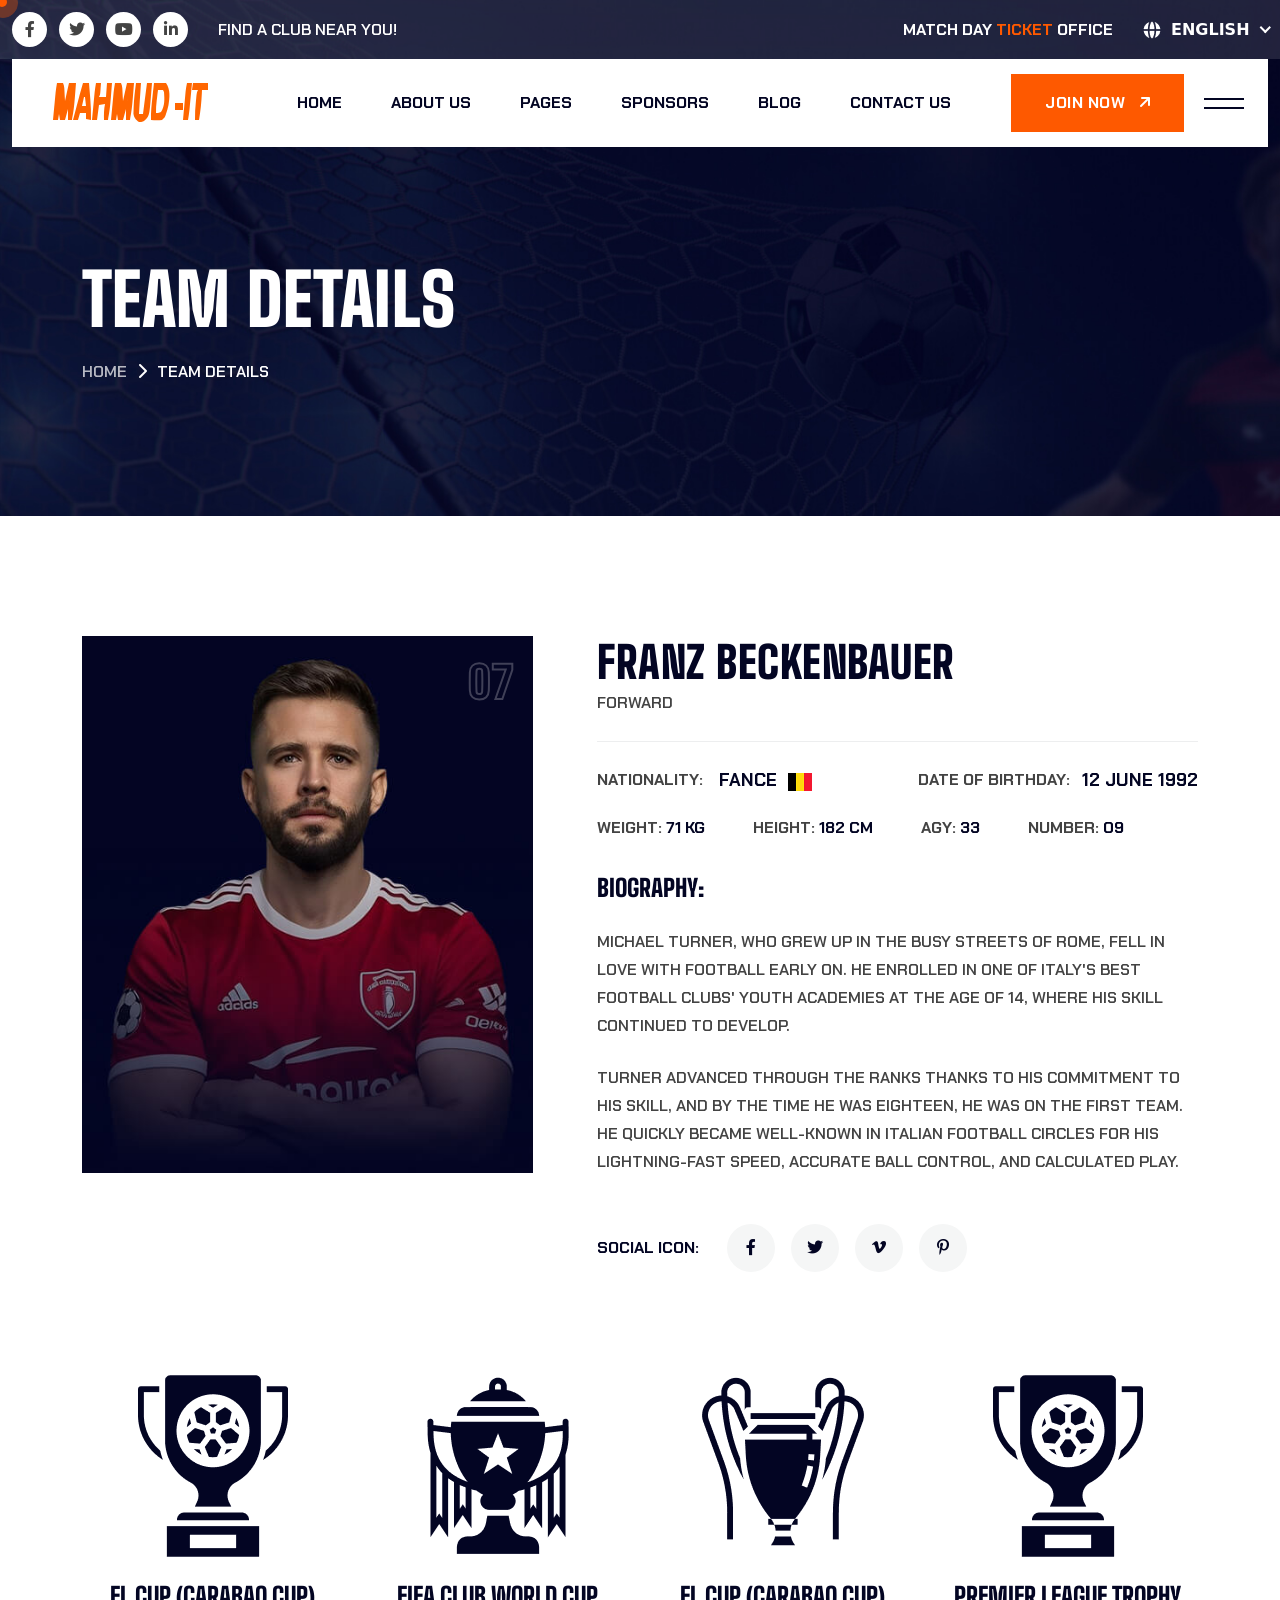
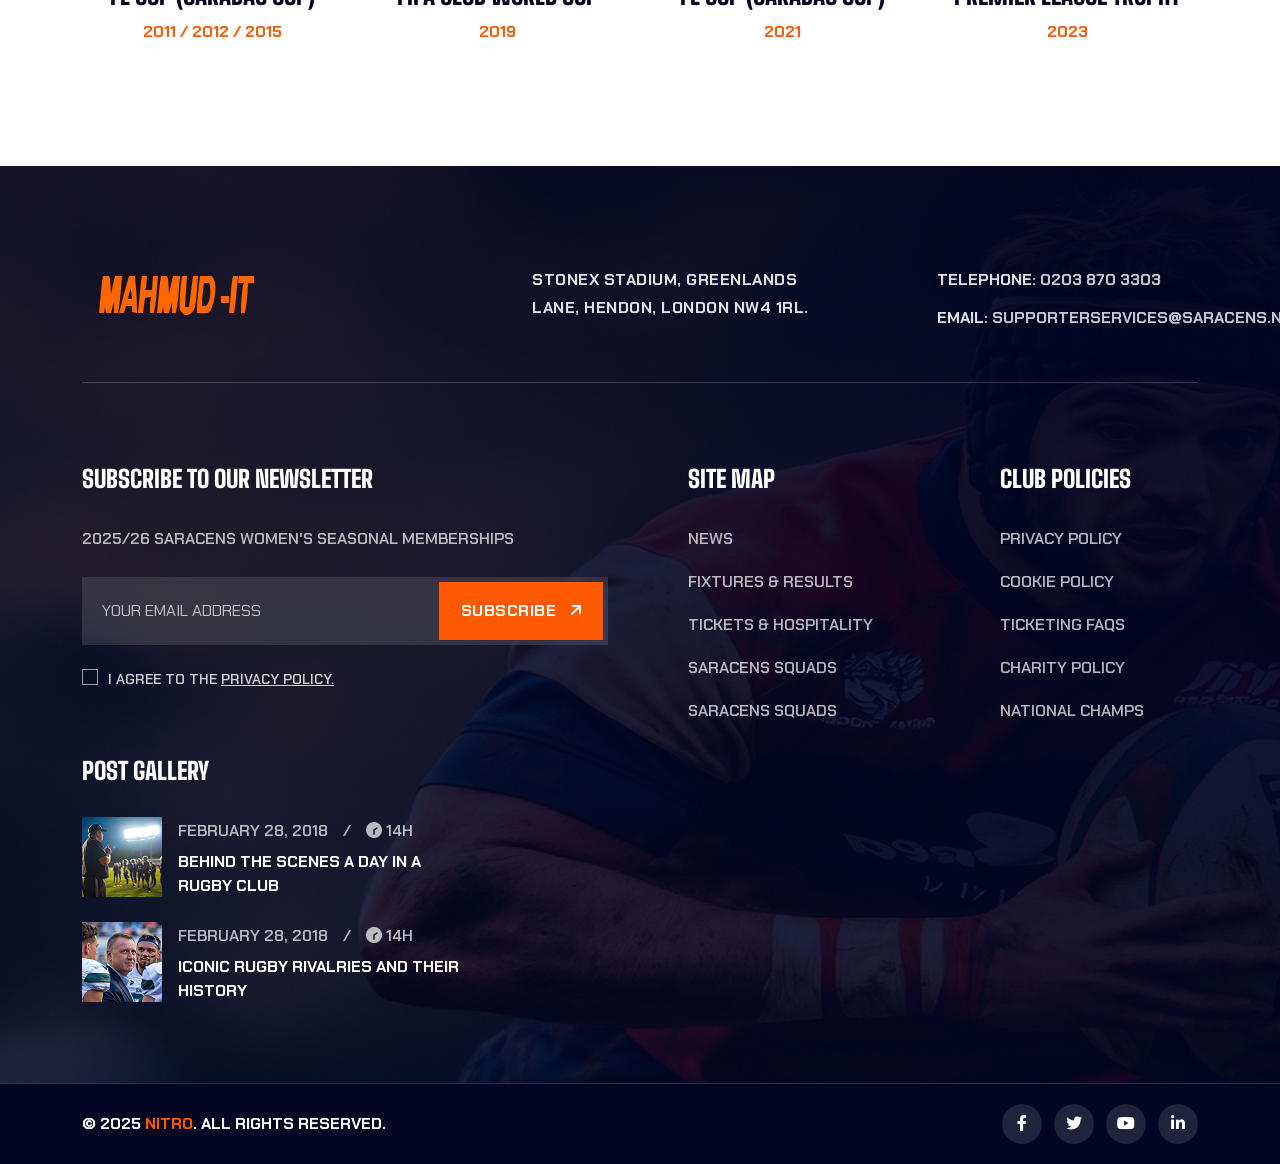
<file: team-details.html>
<!DOCTYPE html>
<html lang="en">
    <!--<< Header Area >>-->
    
<head>
        <!-- ========== Meta Tags ========== -->
        <meta charset="UTF-8">
        <meta http-equiv="X-UA-Compatible" content="IE=edge">
        <meta name="viewport" content="width=device-width, initial-scale=1">
        <meta name="author" content="Gramentheme">
        <meta name="description" content="Nitro - Sports Multipurpose HTML Template">
        <!-- ======== Page title ============ -->
        <title>Nitro - Sports Multipurpose HTML Template</title>
        <!--<< Favcion >>-->
        <link rel="shortcut icon" href="assets/img/favicon.svg">
        <!--<< Bootstrap min.css >>-->
        <link rel="stylesheet" href="assets/css/bootstrap.min.css">
        <!--<< All Min Css >>-->
        <link rel="stylesheet" href="assets/css/all.min.css">
        <!--<< Animate.css >>-->
        <link rel="stylesheet" href="assets/css/animate.css">
        <!--<< Magnific Popup.css >>-->
        <link rel="stylesheet" href="assets/css/magnific-popup.css">
        <!--<< MeanMenu.css >>-->
        <link rel="stylesheet" href="assets/css/meanmenu.css">
        <!--<< Swiper Bundle.css >>-->
        <link rel="stylesheet" href="assets/css/swiper-bundle.min.css">
        <!--<< Nice Select.css >>-->
        <link rel="stylesheet" href="assets/css/nice-select.css">
        <!--<< Main.css >>-->
        <link rel="stylesheet" href="assets/css/main.css">
    </head>
    <body>

        <!-- Preloader Start -->
        <div id="preloader" class="preloader">
            <div class="animation-preloader">
                <div class="spinner">                
                </div>
                <div class="txt-loading">
                    <span data-text-preloader="N" class="letters-loading">
                        N
                    </span>
                    <span data-text-preloader="I" class="letters-loading">
                        I
                    </span>
                    <span data-text-preloader="T" class="letters-loading">
                        T
                    </span>
                    <span data-text-preloader="R" class="letters-loading">
                        R
                    </span>
                    <span data-text-preloader="O" class="letters-loading">
                        O
                    </span>
                </div>
                <p class="text-center">Loading</p>
            </div>
            <div class="loader">
                <div class="row">
                    <div class="col-3 loader-section section-left">
                        <div class="bg"></div>
                    </div>
                    <div class="col-3 loader-section section-left">
                        <div class="bg"></div>
                    </div>
                    <div class="col-3 loader-section section-right">
                        <div class="bg"></div>
                    </div>
                    <div class="col-3 loader-section section-right">
                        <div class="bg"></div>
                    </div>
                </div>
            </div>
        </div>

         <!-- Back To Top Start -->
        <button id="back-top" class="back-to-top">
            <i class="fa-regular fa-arrow-up"></i>
        </button>

        <!-- MouseCursor Start -->
        <div class="mouseCursor cursor-outer"></div>
        <div class="mouseCursor cursor-inner"></div>

        <!-- Offcanvas Area Start -->
        <div class="fix-area">
            <div class="offcanvas__info">
                <div class="offcanvas__wrapper">
                    <div class="offcanvas__content">
                        <div class="offcanvas__top mb-5 d-flex justify-content-between align-items-center">
                            <div class="offcanvas__logo">
                                <a href="index.html">
                                    <img src="assets/img/logo/logo.svg" alt="logo-img">
                                </a>
                            </div>
                            <div class="offcanvas__close">
                                <button>
                                <i class="fas fa-times"></i>
                                </button>
                            </div>
                        </div>
                        <p class="text d-none d-xl-block">
                            Nullam dignissim, ante scelerisque the  is euismod fermentum odio sem semper the is erat, a feugiat leo urna eget eros. Duis Aenean a imperdiet risus.
                        </p>
                        <div class="mobile-menu fix mb-3"></div>
                        <div class="sidebar-image mt-4 d-none d-xl-block">
                            <img class="w-100" src="assets/img/sidebar-image.jpg" alt="img">
                        </div>
                        <div class="offcanvas__contact">
                            <h4>Contact Info</h4>
                            <ul>
                                <li class="d-flex align-items-center">
                                    <div class="offcanvas__contact-icon">
                                        <i class="fal fa-map-marker-alt"></i>
                                    </div>
                                    <div class="offcanvas__contact-text">
                                        <a target="_blank" href="#">Main Street, Melbourne, Australia</a>
                                    </div>
                                </li>
                                <li class="d-flex align-items-center">
                                    <div class="offcanvas__contact-icon mr-15">
                                        <i class="fal fa-envelope"></i>
                                    </div>
                                    <div class="offcanvas__contact-text">
                                        <a href="mailto:info@example.com"><span class="mailto:info@example.com">info@example.com</span></a>
                                    </div>
                                </li>
                                <li class="d-flex align-items-center">
                                    <div class="offcanvas__contact-icon mr-15">
                                        <i class="fal fa-clock"></i>
                                    </div>
                                    <div class="offcanvas__contact-text">
                                        <a target="_blank" href="#">Mod-friday, 09am -05pm</a>
                                    </div>
                                </li>
                                <li class="d-flex align-items-center">
                                    <div class="offcanvas__contact-icon mr-15">
                                        <i class="far fa-phone"></i>
                                    </div>
                                    <div class="offcanvas__contact-text">
                                        <a href="tel:+11002345909">+11002345909</a>
                                    </div>
                                </li>
                            </ul>
                            <a href="club-ranking.html" class="theme-btn mt-4">
                               JOIN NOW <i class="fa-solid fa-arrow-up-right"></i>
                            </a>
                            <div class="social-icon d-flex align-items-center">
                                <a href="#"><i class="fab fa-facebook-f"></i></a>
                                <a href="#"><i class="fab fa-twitter"></i></a>
                                <a href="#"><i class="fab fa-youtube"></i></a>
                                <a href="#"><i class="fab fa-linkedin-in"></i></a>
                            </div>
                        </div>
                    </div>
                </div>
            </div>
        </div>
        <div class="offcanvas__overlay"></div>

        <!-- Header Top Section Start -->
        <header class="header-top-section-3">
            <div class="header-top-section header-section-2">
                <div class="container">
                    <div class="header-top-wrapper">
                        <div class="top-left">
                            <div class="social-icon d-flex align-items-center">
                                <a href="#"><i class="fab fa-facebook-f"></i></a>
                                <a href="#"><i class="fab fa-twitter"></i></a>
                                <a href="#"><i class="fab fa-youtube"></i></a>
                                <a href="#"><i class="fab fa-linkedin-in"></i></a>
                            </div>
                            <p>
                                Find a club near you!
                            </p>
                        </div>
                        <div class="top-right">
                            <p>
                                Match Day <b>Ticket</b> Office
                            </p>
                            <div class="form-clt mt-0">
                            <img src="assets/img/global2.png" alt="">
                            <div class="form">
                                <select class="single-select w-100">
                                    <option>English</option>
                                    <option>Bangla</option>
                                    <option>Hindi</option>
                                </select>
                            </div>
                        </div>
                        </div>
                    </div>
                </div>
            </div>
            <div id="header-sticky" class="header-1 header-3">
                <div class="container">
                    <div class="mega-menu-wrapper">
                        <div class="header-main">
                            <a href="index.html" class="logo">
                                <img src="assets/img/logo/theme-logo.svg" alt="img">
                            </a>
                            <div class="header-left">
                                <div class="mean__menu-wrapper">
                                <div class="main-menu">
                                    <nav id="mobile-menu">
                                        <ul>
                                            <li class="has-dropdown active menu-thumb">
                                                <a href="index.html">
                                                    Home 
                                                </a>
                                                <ul class="submenu has-homemenu">
                                                    <li>
                                                        <div class="homemenu-items">
                                                            <div class="homemenu">
                                                                <div class="homemenu-thumb">
                                                                    <img src="assets/img/header/home-1.jpg" alt="img">
                                                                    <div class="demo-button">
                                                                    <a href="index.html" class="gt-theme-btn">Demo page</a>
                                                                    </div>
                                                                </div>
                                                                <div class="homemenu-content text-center">
                                                                    <h4 class="homemenu-title">
                                                                        Football  
                                                                    </h4>
                                                                </div>
                                                            </div>
                                                            <div class="homemenu">
                                                                <div class="homemenu-thumb mb-15">
                                                                <img src="assets/img/header/home-2.jpg" alt="img">
                                                                    <div class="demo-button">
                                                                    <a href="index-2.html" class="gt-theme-btn">Demo page</a>
                                                                    </div>
                                                                </div>
                                                                <div class="homemenu-content text-center">
                                                                    <h4 class="homemenu-title">
                                                                    Basketball 
                                                                    </h4>
                                                                </div>
                                                            </div>
                                                            <div class="homemenu">
                                                                <div class="homemenu-thumb mb-15">
                                                            <img src="assets/img/header/home-3.jpg" alt="img">
                                                                    <div class="demo-button">
                                                                    <a href="index-3.html" class="gt-theme-btn">Demo page</a>
                                                                    </div>
                                                                </div>
                                                                <div class="homemenu-content text-center">
                                                                    <h4 class="homemenu-title">
                                                                    Rugby Club
                                                                    </h4>
                                                                </div>
                                                            </div>
                                                        </div>
                                                    </li>
                                                </ul>
                                            </li>
                                            <li class="has-dropdown active d-xl-none">
                                                <a href="index.html" class="border-none">
                                                Home
                                                </a>
                                                <ul class="submenu">
                                                    <li><a href="index.html">Football</a></li>
                                                    <li><a href="index-2.html">Basketball</a></li>
                                                    <li><a href="index-3.html">Rugby Club</a></li>
                                                </ul>
                                            </li>
                                            <li>
                                                <a href="about.html">
                                                    About Us
                                                </a>
                                                <ul class="submenu">
                                                    <li><a href="about.html">About Us</a></li>
                                                    <li><a href="about-2.html">About Us 02</a></li>
                                                </ul>
                                            </li>
                                            <li class="has-dropdown">
                                                <a href="news.html">
                                                    Pages
                                                </a>
                                                <ul class="submenu">
                                                    <li><a href="gallery.html">Gallery</a></li>
                                                    <li><a href="club-ranking.html">club rankings</a></li>
                                                    <li><a href="club-line.html">club LineUp</a></li>
                                                    <li><a href="ticket.html">Ticket</a></li>
                                                    <li><a href="404.html">404 Page</a></li>
                                                </ul>
                                            </li>
                                            <li>
                                                <a href="sponsor.html">Sponsors</a>
                                            </li>
                                            <li>
                                                <a href="news-details.html">
                                                    Blog
                                                </a>
                                                <ul class="submenu">
                                                    <li><a href="news-grid.html">Blog Grid</a></li>
                                                    <li><a href="news.html">Blog Standard</a></li>
                                                    <li><a href="news-details.html">Blog Details</a></li>
                                                </ul>
                                            </li>
                                            <li>
                                                <a href="contact.html">Contact Us</a>
                                            </li>
                                        </ul>
                                    </nav>
                                </div>
                            </div>
                            </div>
                            <div class="header-right d-flex justify-content-end align-items-center">
                                <a href="club-ranking.html" class="theme-btn d-none d-xl-block">
                                JOIN NOW <i class="fa-solid fa-arrow-up-right"></i>
                                </a>
                                <div class="header__hamburger d-xl-block my-auto">
                                    <div class="sidebar__toggle">
                                        <div class="header-bar">
                                            <span></span>
                                            <span></span>
                                        </div>
                                    </div>
                                </div>
                            </div>
                        </div>
                    </div>
                </div>
            </div>
        </header>

        <div class="gt-breadcrumb-wrapper bg-cover" style="background-image: url('assets/img/breadcrumb-bg.jpg');">
            <div class="container">
                <div class="gt-page-heading">
                    <div class="gt-breadcrumb-sub-title">
                        <h1 class="text-white wow fadeInUp" data-wow-delay=".3s">Team Details</h1>
                    </div>
                    <ul class="gt-breadcrumb-items wow fadeInUp" data-wow-delay=".5s">
                        <li>
                            <a href="index.html">
                               Home
                            </a>
                        </li>
                        <li>
                            <i class="fa-solid fa-chevron-right"></i>
                        </li>
                        <li>
                          Team Details
                        </li>
                    </ul>
                </div>
            </div>
        </div>
        
        <!-- Team Section Start -->
        <section class="team-details-section fix section-padding">
            <div class="container">
                <div class="team-details-wrapper">
                    <div class="row g-4">
                        <div class="col-lg-5">
                            <div class="team-details-image">
                                <img src="assets/img/inner/team-details.jpg" alt="img">
                                <h2 class="number">07</h2>
                            </div>
                        </div>
                        <div class="col-lg-7">
                            <div class="team-details-content">
                                <h2>Franz Beckenbauer</h2>
                                <span>Forward</span>
                                <div class="top-details">
                                    <div class="left-details">
                                        <p>Nationality: </p>
                                        <span>
                                            fance
                                            <img src="assets/img/inner/flag.png" alt="">
                                        </span>
                                    </div>
                                    <div class="right-details">
                                        <p>Date of Birthday:</p>
                                        <span>12 June 1992</span>
                                    </div>
                                </div>
                                <ul>
                                    <li>
                                        Weight: <b>71 KG</b>
                                    </li>
                                    <li>
                                        Height: <b>182 cm</b>
                                    </li>
                                    <li>
                                        AGY: <b>33</b>
                                    </li>
                                    <li>
                                        NUMBER: <b>09</b>
                                    </li>
                                </ul>
                                <h3>Biography:</h3>
                                <p class="mb-4 mt-4">
                                    Michael Turner, who grew up in the busy streets of Rome, fell in love with football early on. He enrolled in one of Italy's best football clubs' youth academies at the age of 14, where his skill continued to develop. 
                                </p>

                                <p>
                                    Turner advanced through the ranks thanks to his commitment to his skill, and by the time he was eighteen, he was on the first team. He quickly became well-known in Italian football circles for his lightning-fast speed, accurate ball control, and calculated play.
                                </p>
                                <div class="social-icon d-flex align-items-center">
                                    <span>social Icon:</span>
                                    <a href="#"><i class="fab fa-facebook-f"></i></a>
                                    <a href="#"><i class="fab fa-twitter"></i></a>
                                    <a href="#"><i class="fab fa-vimeo-v"></i></a>
                                    <a href="#"><i class="fab fa-pinterest-p"></i></a>
                                </div>
                            </div>
                        </div>
                    </div>
                </div>
                <div class="row g-4">
                    <div class="col-xl-3 col-lg-4 col-md-6">
                        <div class="trophy-box-item">
                            <img src="assets/img/inner/trophy1.png" alt="img">
                            <div class="content">
                                <h3>FL Cup (Carabao Cup)</h3>
                                <span>2011 / 2012 / 2015</span>
                            </div>
                        </div>
                    </div>
                    <div class="col-xl-3 col-lg-4 col-md-6">
                        <div class="trophy-box-item">
                            <img src="assets/img/inner/trophy2.png" alt="img">
                            <div class="content">
                                <h3>FIFA Club World Cup</h3>
                                <span>2019</span>
                            </div>
                        </div>
                    </div>
                    <div class="col-xl-3 col-lg-4 col-md-6">
                        <div class="trophy-box-item">
                            <img src="assets/img/inner/trophy3.png" alt="img">
                            <div class="content">
                                <h3>FL Cup (Carabao Cup)</h3>
                                <span>2021</span>
                            </div>
                        </div>
                    </div>
                    <div class="col-xl-3 col-lg-4 col-md-6">
                        <div class="trophy-box-item">
                            <img src="assets/img/inner/trophy4.png" alt="img">
                            <div class="content">
                                <h3>Premier League Trophy</h3>
                                <span>2023</span>
                            </div>
                        </div>
                    </div>
                </div>
            </div>
        </section>
      
       <!-- Footer Section Start -->
        <footer class="footer-section-3 bg-cover" style="background-image: url('assets/img/home-3/footer-bg.jpg');">
            <div class="container">
                <div class="footer-top-wrapper-3">
                   <div class="row g-4 justify-content-between">
                        <div class="col-xl-3 col-lg-6 col-md-6 wow fadeInUp" data-wow-delay=".3s">
                             <a href="index.html">
                                <img src="assets/img/logo/black-logo.svg" alt="img">
                            </a>
                        </div>
                        <div class="col-xl-4 col-lg-6 col-md-6 wow fadeInUp" data-wow-delay=".5s">
                        <p>
                            StoneX Stadium, Greenlands Lane, Hendon, London NW4 1RL.
                        </p>
                        </div>
                        <div class="col-xl-3 col-lg-6 col-md-6 wow fadeInUp" data-wow-delay=".7s">
                            <ul>
                                <li>
                                    Telephone: <a href="tel:02038703303">0203 870 3303</a>
                                </li>
                                <li>
                                    Email: <a href="tel:supporterservices@saracens.net">supporterservices@saracens.net</a>
                                </li>
                            </ul>
                        </div>
                   </div>
                </div>
                <div class="footer-widget-wrapper style-3">
                    <div class="row justify-content-between">
                        <div class="col-xxl-4 col-xl-6 col-lg-6 col-md-6 wow fadeInUp" data-wow-delay=".3s">
                            <div class="footer-widget-items style-right-30">
                                <div class="widget-head">
                                    <h3>
                                       Subscribe to our newsletter
                                    </h3>
                                </div>
                                <div class="footer-content">
                                    <p>
                                        2025/26 Saracens Women's Seasonal Memberships
                                    </p>
                                   <div class="footer-form mt-4">
                                    <form action="#">
                                        <input type="text" placeholder="Your Email Address">
                                        <button class="theme-btn" type="submit">
                                            Subscribe <i class="fa-solid fa-arrow-up-right"></i>
                                        </button>
                                    </form>
                                    <div class="form-check">
                                        <input class="form-check-input" type="checkbox" value="" id="flexCheckDefault">
                                        <label class="form-check-label" for="flexCheckDefault">
                                            I agree to the <a href="contact.html">Privacy Policy.</a>
                                        </label>
                                    </div>
                                </div>
                                </div>
                            </div>
                        </div>
                        <div class="col-xxl-4 col-xl-6 ps-lg-5 col-lg-6 col-md-6 wow fadeInUp" data-wow-delay=".5s">
                            <div class="row">
                                <div class="col-sm-7">
                                    <div class="footer-widget-items">
                                        <div class="widget-head">
                                            <h3>
                                            Site Map
                                            </h3>
                                        </div>
                                        <ul class="list-area">
                                            <li>
                                                <a href="news.html">News</a>
                                            </li>
                                            <li>
                                                <a href="contact.html">Fixtures & Results</a>
                                            </li>
                                            <li>
                                                <a href="ticket.html">Tickets & Hospitality</a>
                                            </li>
                                            <li>
                                                <a href="contact.html">Saracens Squads</a>
                                            </li>
                                            <li>
                                                <a href="contact.html">Saracens Squads</a>
                                            </li>
                                        </ul>
                                    </div>
                                </div>
                                <div class="col-sm-5">
                                    <div class="footer-widget-items">
                                        <div class="widget-head">
                                            <h3>
                                            Club Policies
                                            </h3>
                                        </div>
                                        <ul class="list-area">
                                            <li>
                                                <a href="contact.html">Privacy Policy</a>
                                            </li>
                                            <li>
                                                <a href="contact.html">Cookie Policy</a>
                                            </li>
                                            <li>
                                                <a href="ticket.html">Ticketing FAQs</a>
                                            </li>
                                            <li>
                                                <a href="contact.html">Charity Policy</a>
                                            </li>
                                            <li>
                                                <a href="contact.html">National Champs</a>
                                            </li>
                                        </ul>
                                    </div>
                                </div>
                            </div>
                        </div>
                        <div class="col-xxl-4 col-xl-6 col-lg-6 col-md-6 wow fadeInUp" data-wow-delay=".7s">
                            <div class="footer-widget-items footer-left-40">
                                <div class="widget-head">
                                    <h3>
                                      POST GALLERY
                                    </h3>
                                </div>
                               <ul class="footer-post-items">
                                    <li>
                                        <div class="thumb">
                                            <img src="assets/img/home-3/post-1.jpg" alt="img">
                                        </div>
                                        <div class="content">
                                            <div class="top-text">
                                                <p>
                                                    February 28, 2018
                                                </p>
                                                /
                                                <span>
                                                    <i class="fa-solid fa-clock-two-thirty"></i> 14h
                                                </span>
                                            </div>
                                            <h6>
                                                <a href="news-details.html">Behind the Scenes A Day in a Rugby Club</a>
                                            </h6>
                                        </div>
                                    </li>
                                    <li>
                                        <div class="thumb">
                                            <img src="assets/img/home-3/post-2.jpg" alt="img">
                                        </div>
                                        <div class="content">
                                            <div class="top-text">
                                                <p>
                                                    February 28, 2018
                                                </p>
                                                /
                                                <span>
                                                    <i class="fa-solid fa-clock-two-thirty"></i> 14h
                                                </span>
                                            </div>
                                            <h6>
                                                <a href="news-details.html">Iconic Rugby Rivalries and Their History</a>
                                            </h6>
                                        </div>
                                    </li>
                               </ul>
                            </div>
                        </div>
                    </div>
                </div>
            </div>
            <div class="footer-bottom style-3">
                <div class="container">
                    <div class="footer-bottom-wrapper-3">
                        <p class="wow fadeInUp" data-wow-delay=".3s">
                            © 2025<b> NITRO</b>. All Rights Reserved.
                        </p>
                        <div class="social-icon d-flex align-items-center wow fadeInUp" data-wow-delay=".5s">
                            <a href="#"><i class="fab fa-facebook-f"></i></a>
                            <a href="#"><i class="fab fa-twitter"></i></a>
                            <a href="#"><i class="fab fa-youtube"></i></a>
                            <a href="#"><i class="fab fa-linkedin-in"></i></a>
                        </div>
                    </div>
                </div>
            </div>
        </footer>
        
        
        <!--<< All JS Plugins >>-->
        <script src="assets/js/jquery-3.7.1.min.js"></script>
        <!--<< Viewport Js >>-->
        <script src="assets/js/viewport.jquery.js"></script>
        <!--<< Bootstrap Js >>-->
        <script src="assets/js/bootstrap.bundle.min.js"></script>
        <!--<< nice-selec Js >>-->
        <script src="assets/js/jquery.nice-select.min.js"></script>
        <!--<< Waypoints Js >>-->
        <script src="assets/js/jquery.waypoints.js"></script>
        <!--<< Counterup Js >>-->
        <script src="assets/js/jquery.counterup.min.js"></script>
        <!--<< Swiper Slider Js >>-->
        <script src="assets/js/swiper-bundle.min.js"></script>
        <!--<< MeanMenu Js >>-->
        <script src="assets/js/jquery.meanmenu.min.js"></script>
        <!--<< Parallaxie Js >>-->
        <script src="assets/js/parallaxie.js"></script>
        <!--<< Magnific Popup Js >>-->
        <script src="assets/js/jquery.magnific-popup.min.js"></script>
        <!--<< Wow Animation Js >>-->
        <script src="assets/js/wow.min.js"></script>
        <!--<< Gsap Animation Js >>-->
        <script src="assets/js/gsap.min.js"></script>
        <!--<< ScrollTrigger Js >>-->
        <script src="assets/js/ScrollTrigger.min.js"></script>
        <!--<< SplitText Js >>-->
        <script src="assets/js/SplitText.min.js"></script>
        <!--<< splitType Js >>-->
        <script src="assets/js/splitType.js"></script>
        <!--<< Main.js >>-->
        <script src="assets/js/main.js"></script>
    </body>

</html>
</file>
<file: assets/css/nice-select.css>
.nice-select {
  -webkit-tap-highlight-color: transparent;
  background-color: #fff;
  border-radius: 5px; 
  border: 1px solid  #CCCCCC;
  box-sizing: border-box;
  clear: both;
  cursor: pointer;
  display: block;
  float: left;
  color: #6E6E6E; 
  font-family:  "Plus Jakarta Sans", system-ui;
  font-size: 16px;
  font-style: normal;
  font-weight: 400;
  line-height: 26.08px;  
  height: 57px;
  line-height: 40px;
  outline: none;
  padding: 8px 10px; 
  position: relative;
  text-align: left !important;
  -webkit-transition: all 0.2s ease-in-out;
  transition: all 0.2s ease-in-out;
  -webkit-user-select: none;
     -moz-user-select: none;
      -ms-user-select: none;
          user-select: none;
  white-space: nowrap;
  width: auto; }
  .nice-select:hover {
    border-color: #6E6E6E; }
  .nice-select:active, .nice-select.open, .nice-select:focus {
    border-color: #6E6E6E; }
  .nice-select:after {
    border-bottom: 2px solid #6E6E6E;
    border-right: 2px solid #6E6E6E;
    content: '';
    display: block;
    height: 5px;
    margin-top: -4px;
    pointer-events: none;
    position: absolute;
    right: 12px;
    top: 50%;
    -webkit-transform-origin: 66% 66%;
        -ms-transform-origin: 66% 66%;
            transform-origin: 66% 66%;
    -webkit-transform: rotate(45deg);
        -ms-transform: rotate(45deg);
            transform: rotate(45deg);
    -webkit-transition: all 0.15s ease-in-out;
    transition: all 0.15s ease-in-out;
    width: 5px; }
  .nice-select.open:after {
    -webkit-transform: rotate(-135deg);
        -ms-transform: rotate(-135deg);
            transform: rotate(-135deg); }
  .nice-select.open .list {
    opacity: 1;
    pointer-events: auto;
    -webkit-transform: scale(1) translateY(0);
        -ms-transform: scale(1) translateY(0);
            transform: scale(1) translateY(0); }
  .nice-select.disabled {
    border-color: #6E6E6E;
    color: #6E6E6E;
    pointer-events: none; }
    .nice-select.disabled:after {
      border-color: #6E6E6E; }
  .nice-select.wide {
    width: 100%; }
    .nice-select.wide .list {
      left: 0 !important;
      right: 0 !important; }
  .nice-select.right {
    float: right; }
    .nice-select.right .list {
      left: auto;
      right: 0; }
  .nice-select.small {
    font-size: 12px;
    height: 36px;
    line-height: 34px; }
    .nice-select.small:after {
      height: 4px;
      width: 4px; }
    .nice-select.small .option {
      line-height: 34px;
      min-height: 34px; }
  .nice-select .list {
    background-color: #fff;
    border-radius: 5px;
    box-shadow: 0 0 0 1px rgba(68, 68, 68, 0.11);
    box-sizing: border-box;
    margin-top: 4px;
    opacity: 0;
    overflow: hidden;
    padding: 0;
    pointer-events: none;
    position: absolute;
    top: 100%;
    left: 0;
    -webkit-transform-origin: 50% 0;
        -ms-transform-origin: 50% 0;
            transform-origin: 50% 0;
    -webkit-transform: scale(0.75) translateY(-21px);
        -ms-transform: scale(0.75) translateY(-21px);
            transform: scale(0.75) translateY(-21px);
    -webkit-transition: all 0.2s cubic-bezier(0.5, 0, 0, 1.25), opacity 0.15s ease-out;
    transition: all 0.2s cubic-bezier(0.5, 0, 0, 1.25), opacity 0.15s ease-out;
    z-index: 9; }
    .nice-select .list:hover .option:not(:hover) {
      background-color: transparent !important; }
  .nice-select .option {
    cursor: pointer;
    font-weight: 400;
    line-height: 40px;
    list-style: none;
    min-height: 40px;
    outline: none;
    padding-left: 18px;
    padding-right: 29px;
    text-align: left;
    -webkit-transition: all 0.2s;
    transition: all 0.2s; }
    .nice-select .option:hover, .nice-select .option.focus, .nice-select .option.selected.focus {
      background-color: #f6f6f6; }
    .nice-select .option.selected {
      font-weight: bold; }
    .nice-select .option.disabled {
      background-color: transparent;
      color: #999;
      cursor: default; }

.no-csspointerevents .nice-select .list {
  display: none; }

.no-csspointerevents .nice-select.open .list {
  display: block; }
</file>
<file: assets/css/main.css>
/*
Theme Name: Md.Sultan Mahmud
Author: Md.Sultan Mahmud
Author URI: https://Md.Sultan MahmudGramentheme/portfolio

Version: 1.0.0
*/
/*==========================================================================
    Table of Contents
==========================================================================

01. Basic
    01.1 Mixins
    01.2 Variables
    01.3 Buttons
    01.4 Typography

02. Template Sections
    02.1 About
    02.2 Animation
    02.3 Brand
    02.4 Contact
    02.5 Call To Action (CTA)
    02.6 Match
    02.7 Feature
    02.8 Footer
    02.9 Header
    02.10 Helping
    02.11 Hero
    02.12 MeanMenu
    02.13 News
    02.14 Preloader
    02.15 Section
    02.16 Team
    02.17 Testimonial

==========================================================================*/
/*==========================================================================
    01. Basic
==========================================================================*/
/* 01.1 Mixins */
/* 01.2 Variables */
@import url("https://fonts.googleapis.com/css2?family=Big+Shoulders:opsz,wght@10..72,100..900&amp;display=swap");
@import url("https://fonts.googleapis.com/css2?family=Chakra+Petch:ital,wght@0,300;0,400;0,500;0,600;0,700;1,300;1,400;1,500;1,600;1,700&amp;display=swap");
:root {
  --body: #fff;
  --black: #000;
  --white: #fff;
  --theme: #FE5900;
  --header: #030523;
  --text: #434343;
  --border: #FCFCFC;
  --bg: #F5F6F6;
  --bg2: #030523;
  --bg3: #F7F3EE;
  --box-shadow: 0px 1px 14px 0px rgba(0, 0, 0, 0.13);
}

/* 01.3 Buttons */
.theme-btn {
  font-size: 16px;
  position: relative;
  z-index: 1;
  overflow: hidden;
  font-weight: 700;
  text-transform: uppercase;
  letter-spacing: 0.5px;
  height: 58px;
  line-height: 58px;
  background-color: var(--theme);
  overflow: hidden;
  display: inline-block;
  padding: 0 34px;
  color: var(--white);
}
@media (max-width: 575px) {
  .theme-btn {
    font-size: 14px;
    padding: 0 25px;
    height: 52px;
    line-height: 52px;
  }
}
.theme-btn::before {
  content: "";
  position: absolute;
  width: 0;
  top: -10px;
  height: 0;
  background-color: var(--header);
  border-radius: 50%;
  transform: translate(-50%, -50%);
  transition: all 0.8s ease;
  z-index: -1;
}
.theme-btn.bg-white {
  color: var(--header);
  background-color: var(--white);
}
.theme-btn.bg-white::before {
  background-color: var(--theme);
}
.theme-btn i {
  margin-left: 10px;
}
.theme-btn:hover {
  color: var(--white);
}
.theme-btn:hover::before {
  width: 800px;
  height: 800px;
  display: inline-block;
}

@keyframes slideRight {
  49% {
    -webkit-transform: translateX(100%);
    transform: translateX(100%);
  }
  50% {
    opacity: 0;
    -webkit-transform: translateX(-100%);
    transform: translateX(-100%);
  }
  51% {
    opacity: 1;
  }
}
@keyframes slideUp {
  49% {
    -webkit-transform: translateY(-100%);
    transform: translateY(-100%);
  }
  50% {
    opacity: 0;
    -webkit-transform: translateY(100%);
    transform: translateY(100%);
  }
  51% {
    opacity: 1;
  }
}
.link-btn {
  display: inline-block;
  font-size: 16px;
  font-weight: 700;
  text-transform: uppercase;
  color: var(--theme);
  text-decoration: underline;
}
.link-btn i {
  margin-left: 6px;
}

/* 01.4 Typography */
/* --------------------------------------------
    Template Default Fonts & Fonts Styles
 ---------------------------------------------- */
body {
  font-family: "Chakra Petch", sans-serif;
  font-size: 16px;
  font-weight: 600;
  line-height: 28px;
  color: var(--text);
  background-color: var(--white);
  text-transform: uppercase;
  padding: 0;
  margin: 0;
  overflow-x: hidden;
}
@media (max-width: 575px) {
  body {
    font-size: 14px;
  }
}

ul {
  padding: 0;
  margin: 0;
  list-style: none;
}

button {
  border: none;
  background-color: transparent;
  padding: 0;
}

input:focus {
  color: var(--white);
  outline: none;
}

input {
  color: var(--white);
}

h1,
h2,
h3,
h4,
h5,
h6 {
  font-family: "Big Shoulders", sans-serif;
  margin: 0px;
  padding: 0;
  color: var(--header);
  transition: all 0.4s ease-in-out;
  text-transform: uppercase;
}

h1 {
  font-size: 100px;
  font-weight: 900;
  line-height: 109%;
}
@media (max-width: 1600px) {
  h1 {
    font-size: 85px;
  }
}
@media (max-width: 1199px) {
  h1 {
    font-size: 75px;
  }
}
@media (max-width: 991px) {
  h1 {
    font-size: 65px;
  }
}
@media (max-width: 767px) {
  h1 {
    font-size: 55px;
  }
}
@media (max-width: 575px) {
  h1 {
    font-size: 48px;
  }
}
@media (max-width: 470px) {
  h1 {
    font-size: 38px;
  }
}

h2 {
  font-size: 48px;
  font-weight: 900;
  line-height: 120%;
  letter-spacing: 0.5px;
}
@media (max-width: 1399px) {
  h2 {
    font-size: 44px;
  }
}
@media (max-width: 1199px) {
  h2 {
    font-size: 40px;
  }
}
@media (max-width: 991px) {
  h2 {
    font-size: 36px;
  }
}
@media (max-width: 767px) {
  h2 {
    font-size: 42px;
  }
}
@media (max-width: 575px) {
  h2 {
    font-size: 34px;
  }
}

h3 {
  font-size: 24px;
  font-weight: 900;
  line-height: 134%;
}
@media (max-width: 575px) {
  h3 {
    font-size: 22px;
    line-height: 145%;
  }
}

h4 {
  font-size: 18px;
  font-weight: 400;
}

h5 {
  font-size: 18px;
  font-weight: 700;
}

h6 {
  font-size: 16px;
  font-weight: 700;
}

a {
  text-decoration: none;
  outline: none !important;
  cursor: pointer;
  color: var(--header);
  transition: all 0.4s ease-in-out;
}

p {
  margin: 0px;
  transition: all 0.4s ease-in-out;
}

span {
  margin: 0px;
}

/*==========================================================================
    02. Template Sections
==========================================================================*/
/* 02.1 About */
.about-wrapper .about-image {
  position: relative;
}
@media (max-width: 1199px) {
  .about-wrapper .about-image img {
    width: 100%;
    height: 100%;
  }
}
.about-wrapper .about-image .thumb1 {
  position: absolute;
  left: -70px;
  bottom: 80px;
}
@media (max-width: 767px) {
  .about-wrapper .about-image .thumb1 {
    left: 0;
  }
}
@media (max-width: 575px) {
  .about-wrapper .about-image .thumb1 {
    max-width: 140px;
  }
}
.about-wrapper .about-image .thumb2 {
  position: absolute;
  right: 50px;
  top: 50px;
}
@media (max-width: 575px) {
  .about-wrapper .about-image .thumb2 {
    max-width: 140px;
  }
}
.about-wrapper .about-content .about-text {
  margin-top: 25px;
  border-bottom: 1px solid rgba(199, 201, 206, 0.24);
  padding-bottom: 25px;
}
.about-wrapper .about-content .about-list-items {
  padding-top: 25px;
  display: flex;
  align-items: center;
  justify-content: space-between;
  margin-bottom: 50px;
}
@media (max-width: 1199px) {
  .about-wrapper .about-content .about-list-items {
    flex-wrap: wrap;
    gap: 20px;
  }
}
.about-wrapper .about-content .about-list-items ul li {
  display: flex;
  align-items: center;
  gap: 10px;
  font-weight: 700;
  color: var(--header);
}
.about-wrapper .about-content .about-list-items ul li:not(:last-child) {
  margin-bottom: 18px;
}
.about-wrapper .about-content .about-list-items ul li i {
  color: var(--theme);
  font-size: 20px;
}

.about-section {
  position: relative;
  z-index: 9;
}
.about-section .left-shape {
  position: absolute;
  top: 0;
  left: 0;
  z-index: -1;
}
@media (max-width: 1199px) {
  .about-section .left-shape {
    display: none;
  }
}
.about-section .right-shape {
  position: absolute;
  right: 0;
  bottom: 0;
  top: 0;
  z-index: -1;
}
@media (max-width: 1199px) {
  .about-section .right-shape {
    display: none;
  }
}
.about-section .right-shape img {
  height: 100%;
}

.about-wrapper-2 .about-image-items {
  position: relative;
  z-index: 9;
}
.about-wrapper-2 .about-image-items .about-image {
  max-width: 472px;
  position: relative;
}
.about-wrapper-2 .about-image-items .about-image .text-circle {
  position: absolute;
  bottom: 30px;
  right: -60px;
  z-index: 9;
  animation: cir36 10s linear infinite;
}
@media (max-width: 1199px) {
  .about-wrapper-2 .about-image-items .about-image .text-circle {
    right: initial;
    left: 0;
  }
}
.about-wrapper-2 .about-image-items .about-image .text-circle .ball-cicrle {
  position: absolute;
  top: 50%;
  left: 50%;
  transform: translate(-50%, -50%);
  width: 100px;
  height: 100px;
  border-radius: 50%;
  background-color: #FFEEE7;
  text-align: center;
  line-height: 100px;
}
.about-wrapper-2 .about-image-items .about-image .text-circle::before {
  position: absolute;
  top: 50%;
  left: 50%;
  content: "";
  transform: translate(-50%, -50%);
  width: 188px;
  height: 188px;
  background-color: #F5F6F6;
  border-radius: 50%;
  z-index: -1;
}
.about-wrapper-2 .about-image-items .about-image .text-circle img {
  width: initial;
  height: initial;
}
.about-wrapper-2 .about-image-items .about-image img {
  width: 100%;
  height: 100%;
}
.about-wrapper-2 .about-image-items .about-sm-img {
  position: absolute;
  max-width: 254px;
  top: 14%;
  right: -1%;
  border-radius: 254px;
  border: 6px solid var(--theme);
}
@media (max-width: 470px) {
  .about-wrapper-2 .about-image-items .about-sm-img {
    max-width: 140px;
    border-radius: 2px solid var(--theme);
    border-radius: 50%;
  }
}
.about-wrapper-2 .about-image-items .about-sm-img img {
  width: 100%;
  height: 100%;
}
.about-wrapper-2 .about-image-items .about-sm-img .img {
  position: absolute;
  z-index: -1;
  top: -30%;
  right: 20%;
}
.about-wrapper-2 .about-content {
  margin-left: 40px;
}
@media (max-width: 1199px) {
  .about-wrapper-2 .about-content {
    margin-left: 0;
  }
}
.about-wrapper-2 .about-content .about-text {
  margin-top: 25px;
  font-size: 16px;
}
.about-wrapper-2 .about-content h5 {
  font-size: 20px;
  font-weight: 700;
  font-family: "Chakra Petch", sans-serif;
  margin-top: 20px;
}
.about-wrapper-2 .about-content .text-area {
  display: flex;
  align-items: end;
  margin-top: 20px;
  gap: 20px;
}
.about-wrapper-2 .about-content .text-area h3 {
  font-size: 40px;
  font-weight: 900;
}
.about-wrapper-2 .about-content .text-area p {
  color: #464E5E;
}
.about-wrapper-2 .about-content .theme-btn {
  margin-top: 50px;
}

.about-section-2 {
  position: relative;
  z-index: 9;
}
.about-section-2 .vec-shape {
  position: absolute;
  bottom: 250px;
  left: 0;
  z-index: -1;
}
@media (max-width: 1899px) {
  .about-section-2 .vec-shape {
    display: none;
  }
}

.about-wrapper-3 .about-left-items .about-image {
  position: relative;
  z-index: 9;
}
.about-wrapper-3 .about-left-items .about-image img {
  width: 100%;
  height: 100%;
}
.about-wrapper-3 .about-left-items .about-image .thumb {
  max-width: 260px;
  position: absolute;
  bottom: -2%;
  right: 3%;
}
@media (max-width: 1199px) {
  .about-wrapper-3 .about-left-items .about-image .thumb {
    max-width: 180px;
    bottom: 0;
  }
}
.about-wrapper-3 .about-content {
  margin-left: 30px;
}
@media (max-width: 1199px) {
  .about-wrapper-3 .about-content {
    margin-left: 0;
  }
}
.about-wrapper-3 .about-content .section-title h6 {
  color: var(--header);
  font-family: "Chakra Petch", sans-serif;
  font-size: 18px;
  font-weight: 700;
  line-height: 26px;
  letter-spacing: 6px;
  text-transform: uppercase;
  padding: 10px 0;
  position: relative;
  display: inline-block;
}
.about-wrapper-3 .about-content .section-title h6::before {
  content: "";
  position: absolute;
  top: 0;
  left: 0;
  width: 100%;
  height: 1px;
  background: linear-gradient(90deg, #FE5900 0%, rgba(201, 203, 223, 0) 100%);
}
.about-wrapper-3 .about-content .section-title h6::after {
  content: "";
  position: absolute;
  bottom: 1px;
  left: 0;
  width: 100%;
  height: 1px;
  background: linear-gradient(270deg, #FE5900 0%, rgba(201, 203, 223, 0) 100%);
}
.about-wrapper-3 .about-content .about-text {
  margin-top: 25px;
  margin-bottom: 30px;
}
.about-wrapper-3 .about-content .list-box {
  margin-top: 20px;
}
.about-wrapper-3 .about-content .list-box .list-content {
  display: flex;
  align-items: center;
  gap: 10px;
  margin-bottom: 8px;
}
.about-wrapper-3 .about-content .list-box .list-content i {
  color: var(--theme);
}
.about-wrapper-3 .about-content .list-box .list-content h5 {
  font-family: "Chakra Petch", sans-serif;
  font-size: 18px;
  font-weight: 700;
}
.about-wrapper-3 .about-content .theme-btn {
  margin-top: 50px;
}
@media (max-width: 767px) {
  .about-wrapper-3 .about-content .theme-btn {
    margin-top: 30px;
  }
}

.about-section-3 {
  position: relative;
}
.about-section-3 .stoke-title2 {
  color: var(--header);
  font-size: 188px;
  font-weight: 900;
  letter-spacing: -1.88px;
  text-transform: uppercase;
  opacity: 0.06;
  writing-mode: vertical-rl;
  position: absolute;
  top: 0;
  left: 20px;
  bottom: 0;
}
@media (max-width: 1199px) {
  .about-section-3 .stoke-title2 {
    display: none;
  }
}
.about-section-3 .stoke-title2 span {
  -webkit-text-stroke-width: 2px;
  -webkit-text-stroke-color: #030523;
  font-size: 188px;
  font-weight: 900;
  letter-spacing: -1.88px;
  text-transform: uppercase;
  opacity: 1;
  color: transparent;
}

/* 02.2 Animation */
@-webkit-keyframes rippleOne {
  70% {
    -webkit-box-shadow: 0 0 0 40px rgba(244, 68, 56, 0);
    box-shadow: 0 0 0 40px rgba(244, 68, 56, 0);
  }
  100% {
    -webkit-box-shadow: 0 0 0 0 rgba(244, 68, 56, 0);
    box-shadow: 0 0 0 0 rgba(244, 68, 56, 0);
  }
}
@keyframes rippleOne {
  70% {
    -webkit-box-shadow: 0 0 0 40px rgba(244, 68, 56, 0);
    box-shadow: 0 0 0 40px rgba(244, 68, 56, 0);
  }
  100% {
    -webkit-box-shadow: 0 0 0 0 rgba(244, 68, 56, 0);
    box-shadow: 0 0 0 0 rgba(244, 68, 56, 0);
  }
}
@keyframes cir36 {
  100% {
    transform: rotate(360deg);
  }
}
@keyframes rounded {
  50% {
    transform: rotate(15deg);
  }
}
@keyframes up-down {
  0% {
    transform: translateY(10px);
  }
  100% {
    transform: translateY(-10px);
  }
}
@-webkit-keyframes spinner {
  to {
    -webkit-transform: rotateZ(360deg);
    transform: rotateZ(360deg);
  }
}
@keyframes spinner {
  to {
    -webkit-transform: rotateZ(360deg);
    transform: rotateZ(360deg);
  }
}
@-webkit-keyframes letters-loading {
  0%, 75%, 100% {
    opacity: 0;
    transform: rotateY(-90deg);
  }
  25%, 50% {
    opacity: 1;
    transform: rotateY(0deg);
  }
}
@keyframes letters-loading {
  0%, 75%, 100% {
    opacity: 0;
    transform: rotateY(-90deg);
  }
  25%, 50% {
    opacity: 1;
    transform: rotateY(0deg);
  }
}
@keyframes loaderspin {
  0% {
    transform: translate(-50%, -50%) rotate(0deg);
  }
  100% {
    transform: translate(-50%, -50%) rotate(360deg);
  }
}
@keyframes tpswing {
  0% {
    -webkit-transform: rotate(20deg);
    -ms-transform: rotate(20deg);
    transform: rotate(20deg);
  }
  100% {
    -webkit-transform: rotate(0deg);
    -ms-transform: rotate(0deg);
    transform: rotate(0deg);
  }
}
@keyframes width {
  0% {
    width: 0%;
  }
  100% {
    width: 100%;
  }
}
@-webkit-keyframes width {
  0% {
    width: 0%;
  }
  100% {
    width: 100%;
  }
}
@-webkit-keyframes loaderspin {
  0% {
    transform: translate(-50%, -50%) rotate(0deg);
  }
  100% {
    transform: translate(-50%, -50%) rotate(360deg);
  }
}
@keyframes loaderpulse {
  0% {
    transform: scale(1);
  }
  100% {
    transform: scale(1.2);
  }
}
@keyframes rounded {
  50% {
    transform: rotate(20deg);
  }
}
@keyframes cir36 {
  100% {
    transform: rotate(360deg);
  }
}
.float-bob-y {
  -webkit-animation-name: float-bob-y;
  animation-name: float-bob-y;
  -webkit-animation-duration: 3s;
  animation-duration: 3s;
  -webkit-animation-iteration-count: infinite;
  animation-iteration-count: infinite;
  -webkit-animation-timing-function: linear;
  animation-timing-function: linear;
}

@-webkit-keyframes float-bob-y {
  0% {
    -webkit-transform: translateY(-30px);
    transform: translateY(-30px);
  }
  50% {
    -webkit-transform: translateY(-10px);
    transform: translateY(-10px);
  }
  100% {
    -webkit-transform: translateY(-30px);
    transform: translateY(-30px);
  }
}
@keyframes float-bob-y {
  0% {
    -webkit-transform: translateY(-30px);
    transform: translateY(-30px);
  }
  50% {
    -webkit-transform: translateY(-10px);
    transform: translateY(-10px);
  }
  100% {
    -webkit-transform: translateY(-30px);
    transform: translateY(-30px);
  }
}
.float-bob-x {
  -webkit-animation-name: float-bob-x;
  animation-name: float-bob-x;
  -webkit-animation-duration: 3s;
  animation-duration: 3s;
  -webkit-animation-iteration-count: infinite;
  animation-iteration-count: infinite;
  -webkit-animation-timing-function: linear;
  animation-timing-function: linear;
}

@-webkit-keyframes float-bob-x {
  0% {
    -webkit-transform: translateX(0px);
    transform: translateX(30px);
  }
  50% {
    -webkit-transform: translateX(10px);
    transform: translateX(10px);
  }
  100% {
    -webkit-transform: translateX(30px);
    transform: translateX(30px);
  }
}
@keyframes float-bob-x {
  0% {
    -webkit-transform: translateX(30px);
    transform: translateX(30px);
  }
  50% {
    -webkit-transform: translateX(10px);
    transform: translateX(10px);
  }
  100% {
    -webkit-transform: translateX(30px);
    transform: translateX(30px);
  }
}
@keyframes bounce-x {
  0% {
    -webkit-transform: translateX(0);
    transform: translateX(0);
  }
  50% {
    -webkit-transform: translateX(30px);
    transform: translateX(30px);
  }
  100% {
    -webkit-transform: translateX(0);
    transform: translateX(0);
  }
}
.bounce-x {
  -webkit-animation: bounce-x 7s infinite linear;
  animation: bounce-x 7s infinite linear;
}

@keyframes criss-cross-left {
  0% {
    left: -20px;
  }
  50% {
    left: 50%;
    width: 20px;
    height: 20px;
  }
  100% {
    left: 50%;
    width: 375px;
    height: 375px;
  }
}
@keyframes criss-cross-right {
  0% {
    right: -20px;
  }
  50% {
    right: 50%;
    width: 20px;
    height: 20px;
  }
  100% {
    right: 50%;
    width: 375px;
    height: 375px;
  }
}
@keyframes rotated2 {
  0% {
    transform: rotate(0);
  }
  100% {
    transform: rotate(-360deg);
  }
}
@keyframes wave {
  0% {
    transform: translateX(0);
  }
  50% {
    transform: translateX(-25%);
  }
  100% {
    transform: translateX(-50%);
  }
}
@keyframes zoom {
  0% {
    transform: scale(0.5);
  }
  50% {
    transform: scale(1);
  }
  100% {
    transform: scale(0.5);
  }
}
@keyframes translateY2 {
  0% {
    -webkit-transform: translateY(-30px);
    -moz-transform: translateY(-30px);
    -ms-transform: translateY(-30px);
    -o-transform: translateY(-30px);
    transform: translateY(-30px);
  }
  100% {
    -webkit-transform: translateY(20px);
    -moz-transform: translateY(20px);
    -ms-transform: translateY(20px);
    -o-transform: translateY(20px);
    transform: translateY(20px);
  }
}
@keyframes translateX2 {
  0% {
    -webkit-transform: translateX(-30px);
    -moz-transform: translateX(-30px);
    -ms-transform: translateX(-30px);
    -o-transform: translateX(-30px);
    transform: translateX(-30px);
  }
  100% {
    -webkit-transform: translatXY(20px);
    -moz-transform: translateX(20px);
    -ms-transform: translateX(20px);
    -o-transform: translateX(20px);
    transform: translateX(20px);
  }
}
@keyframes moving {
  0% {
    transform: translatey(0px);
  }
  20% {
    transform: translateX(-50px);
  }
  50% {
    transform: translatey(-40px);
  }
  100% {
    transform: translatey(0px);
  }
}
/*img-animation**********************/
.img-custom-anim-right {
  animation: img-anim-right 1.3s forwards cubic-bezier(0.645, 0.045, 0.355, 1) 0.4s;
  opacity: 0;
}

@keyframes img-anim-right {
  0% {
    transform: translateX(5%);
    clip-path: inset(0 0 0 100%);
    opacity: 0;
  }
  100% {
    transform: translateX(0);
    clip-path: inset(0 0 0 0);
    opacity: 1;
  }
}
.img-custom-anim-left {
  animation: img-anim-left 1.3s forwards cubic-bezier(0.645, 0.045, 0.355, 1) 0.4s;
  opacity: 0;
}

@keyframes img-anim-left {
  0% {
    transform: translateX(-5%);
    clip-path: inset(0 100% 0 0);
    opacity: 0;
  }
  100% {
    transform: translateX(0);
    clip-path: inset(0 0 0 0);
    opacity: 1;
  }
}
.img-custom-anim-top {
  animation: img-anim-top 1.3s forwards cubic-bezier(0.645, 0.045, 0.355, 1);
  opacity: 0;
}

@keyframes img-anim-top {
  0% {
    transform: translateY(-5%);
    clip-path: inset(0 0 100% 0);
    opacity: 0;
  }
  100% {
    transform: translateY(0);
    clip-path: inset(0 0 0 0);
    opacity: 1;
  }
}
@keyframes animate-positive {
  0% {
    width: 0;
  }
}
@keyframes scale {
  0% {
    top: -1000px;
    -webkit-transform: scale(1);
    transform: scale(1);
    opacity: 0;
  }
  100% {
    opacity: 1;
    -webkit-transform: scale(1);
    transform: scale(1);
  }
}
.animation-infinite {
  animation: ShapeAnim 50s linear infinite;
  height: 30px;
  width: 100%;
  background-repeat: repeat;
  overflow: hidden;
}

@keyframes ShapeAnim {
  0% {
    background-position: top left;
  }
  100% {
    background-position: top left 3000px;
  }
}
.splt-txt .whitespace {
  width: 8px;
}

.splt-txt.animated .char {
  -webkit-animation: fadeIn 0.4s cubic-bezier(0.3, 0, 0.7, 1) both;
  animation: fadeIn 0.4s cubic-bezier(0.3, 0, 0.7, 1) both;
  -webkit-animation-delay: calc(30ms * var(--char-index));
  animation-delay: calc(30ms * var(--char-index));
}

.splt-txt-bounce .whitespace {
  width: 20px;
}

@media (max-width: 991px) {
  .splt-txt-bounce .whitespace {
    width: 10px;
  }
}
.splt-txt-bounce.animated .char {
  -webkit-animation: bounceIn 0.4s cubic-bezier(0.3, 0, 0.7, 1) both;
  animation: bounceIn 0.4s cubic-bezier(0.3, 0, 0.7, 1) both;
  -webkit-animation-delay: calc(30ms * var(--char-index));
  animation-delay: calc(30ms * var(--char-index));
}

/* 02.3 Brand */
.sponsor-wrapper .sponsor-image {
  text-align: center;
  padding: 25px 40px;
}
@media (max-width: 1399px) {
  .sponsor-wrapper .sponsor-image {
    padding: 20px;
    border: 1px solid rgba(199, 201, 206, 0.24) !important;
  }
  .sponsor-wrapper .sponsor-image img {
    width: initial !important;
  }
}
.sponsor-wrapper .sponsor-image img {
  width: 100%;
  height: 64px;
}
@media (max-width: 767px) {
  .sponsor-wrapper .sponsor-image img {
    height: initial;
    width: 70px !important;
  }
}
.sponsor-wrapper .theme-btn {
  margin-left: 20px;
  padding: 0 24px;
}
.sponsor-wrapper .bb-left {
  border-left: 1px solid rgba(199, 201, 206, 0.24);
}
.sponsor-wrapper .bb-right {
  border-right: 1px solid rgba(199, 201, 206, 0.24);
}
.sponsor-wrapper .bb-bottom {
  border-bottom: 1px solid rgba(199, 201, 206, 0.24);
}
.sponsor-wrapper .bb-top {
  border-top: 1px solid rgba(199, 201, 206, 0.24);
}

.brand-logo-3 {
  margin-top: 30px;
  text-align: center;
  border: 1px solid rgba(199, 201, 206, 0.24);
  padding: 30px 0;
}

.sponsor-wrapper-21 {
  margin-top: 60px;
}
@media (max-width: 1199px) {
  .sponsor-wrapper-21 {
    margin-top: 30px;
  }
}
.sponsor-wrapper-21 .table-responsive {
  overflow: hidden;
}
@media (max-width: 1399px) {
  .sponsor-wrapper-21 .table-responsive {
    overflow-x: auto;
  }
  .sponsor-wrapper-21 .table-responsive .sponsor-wrap {
    width: 1500px;
  }
}
.sponsor-wrapper-21 .sponsor-box-items {
  display: flex;
  align-items: center;
  justify-content: space-between;
}
.sponsor-wrapper-21 .sponsor-box-items .sponsor-img {
  width: 180px;
  height: 148px;
  border: 1px solid rgba(199, 201, 206, 0.24);
  display: flex;
  align-items: center;
  justify-content: center;
}
.sponsor-wrapper-21 .sponsor-box-items .sponsor-img img {
  max-width: 100%;
  max-height: 100%;
  object-fit: contain;
}
.sponsor-wrapper-21 .sponsor-box-items .sponsor-img.bb-top-none {
  border-top: none;
}
.sponsor-wrapper-21 .sponsor-box-items .sponsor-img.bb-top-bottom {
  border-bottom: none;
}
.sponsor-wrapper-21 .sponsor-box-items .sponsor-img.bb-top-left {
  border-left: none;
}
.sponsor-wrapper-21 .sponsor-box-items .sponsor-img.bb-top-right {
  border-right: none;
}
.sponsor-wrapper-21 .sponsor-box-items .sponsor-img.bb-none {
  border: none !important;
}

/* 02.4 Contact */
.contact-info-wrapper {
  max-width: 1000px;
  margin: 0 auto;
  padding: 80px 0;
}
.contact-info-wrapper .contact-info-items {
  border-left: 2px solid var(--theme);
  padding-left: 24px;
}
.contact-info-wrapper .contact-info-items h3 {
  margin-bottom: 10px;
}
.contact-info-wrapper .contact-info-items p {
  color: #464E5E;
}
.contact-info-wrapper .contact-info-items p b {
  font-weight: 600;
  display: block;
  color: #464E5E;
}
.contact-info-wrapper .contact-info-items p a {
  color: #464E5E;
  display: block;
}

.contact-box-wrapper .map-area iframe {
  width: 100%;
  height: 628px;
}
.contact-box-wrapper .gt-contact-right-items {
  border-radius: 0;
  background-color: var(--bg);
  padding: 43px;
}
@media (max-width: 767px) {
  .contact-box-wrapper .gt-contact-right-items {
    padding: 30px;
  }
}
.contact-box-wrapper .gt-contact-right-items h2 {
  font-size: 32px;
  margin-bottom: 10px;
}
.contact-box-wrapper .gt-contact-right-items .contact-form-box {
  margin-top: 30px;
}
.contact-box-wrapper .gt-contact-right-items .contact-form-box h4 {
  margin-bottom: 15px;
  font-family: "Chakra Petch", sans-serif;
  font-size: 18px;
  font-weight: 700;
}
.contact-box-wrapper .gt-contact-right-items .contact-form-box .form-clt input, .contact-box-wrapper .gt-contact-right-items .contact-form-box .form-clt textarea {
  border-radius: 0;
  border: none;
  background: var(--white);
  line-height: 1;
  padding: 20px 25px;
  width: 100%;
  text-transform: capitalize;
  color: var(--text);
  font-weight: 600;
}
.contact-box-wrapper .gt-contact-right-items .contact-form-box .form-clt textarea {
  padding-bottom: 110px;
}

/* 02.5 Call To Action */
.cta-banner-wrapper {
  position: relative;
  display: flex;
  align-items: center;
  justify-content: space-between;
  padding-right: 30px;
}
@media (max-width: 1199px) {
  .cta-banner-wrapper {
    display: grid;
    gap: 30px;
    justify-content: center;
    padding-right: 0;
    padding: 30px;
    text-align: center;
  }
}
.cta-banner-wrapper .cta-left {
  display: flex;
  align-items: center;
  gap: 24px;
}
@media (max-width: 1199px) {
  .cta-banner-wrapper .cta-left {
    display: grid;
    gap: 20px;
    justify-content: center;
  }
}
.cta-banner-wrapper .cta-left h2 {
  color: var(--white);
  font-size: 48px;
}
@media (max-width: 575px) {
  .cta-banner-wrapper .cta-left h2 {
    font-size: 35px;
  }
}
.cta-banner-wrapper .cta-left h2 span {
  font-size: 40px;
}
.cta-banner-wrapper .right-image {
  position: absolute;
  right: 0;
  bottom: 0;
  top: 0;
}
@media (max-width: 1399px) {
  .cta-banner-wrapper .right-image {
    display: none;
  }
}
.cta-banner-wrapper .right-image img {
  height: 100%;
}

/* 02.6 Match */
.ranking-wrapper .ranking-table-1 {
  margin-top: 60px;
}
@media (max-width: 991px) {
  .ranking-wrapper .ranking-table-1 {
    margin-top: 30px;
  }
}
.ranking-wrapper .ranking-table-1 .top-content {
  margin-bottom: 30px;
  display: flex;
  align-items: center;
  align-items: end;
  justify-content: space-between;
}
@media (max-width: 575px) {
  .ranking-wrapper .ranking-table-1 .top-content {
    flex-wrap: wrap;
    gap: 20px;
    justify-content: center;
    text-align: center;
  }
}
.ranking-wrapper .ranking-table-1 .top-content .content h3 {
  margin-bottom: 7px;
}
.ranking-wrapper .ranking-table-1 .top-content .content P {
  color: rgba(255, 255, 255, 0.8);
}
.ranking-wrapper .ranking-table-1 .top-content .rank-text {
  text-decoration: underline;
  color: var(--theme);
  text-transform: uppercase;
  font-size: 16px;
  font-weight: 700;
}
.ranking-wrapper .ranking-table-1 table {
  width: 100%;
  margin: 0 auto;
  border-collapse: collapse;
  font-size: 16px;
  text-align: left;
  border: 1px solid rgba(255, 255, 255, 0.15);
}
@media (max-width: 1399px) {
  .ranking-wrapper .ranking-table-1 table {
    width: 800px;
  }
}
.ranking-wrapper .ranking-table-1 table th, .ranking-wrapper .ranking-table-1 table td {
  border: 1px solid rgba(255, 255, 255, 0.15);
  padding: 18px 20px;
  font-size: 16px;
  font-weight: 600;
  text-transform: uppercase;
}
.ranking-wrapper .ranking-table-1 table thead th {
  font-size: 16px;
  font-weight: 600;
  text-transform: uppercase;
  color: rgba(255, 255, 255, 0.7);
}
.ranking-wrapper .ranking-table-1 table .rank {
  font-weight: 700;
  font-size: 18px;
  color: #fff;
}
.ranking-wrapper .ranking-table-1 table .club {
  display: flex;
  align-items: center;
  font-size: 16px;
  gap: 12px;
  font-weight: 700;
  color: #fff;
  text-transform: uppercase;
  border: none;
  border-bottom: 1px solid rgba(199, 201, 206, 0.16) !important;
}
.ranking-wrapper .ranking-table-1 table .club.bb-none {
  border-bottom: none !important;
}
.ranking-wrapper .ranking-table-1 table .club img {
  width: 32px;
  height: auto;
  display: block;
}
.ranking-wrapper .ranking-table-1 table .points {
  font-weight: 700;
  color: #fff;
  text-transform: uppercase;
}
.ranking-wrapper .ranking-table-1 table .pos {
  font-weight: 700;
  color: #fff;
  text-transform: uppercase;
}
.ranking-wrapper .ranking-table-1 table .pos.negative {
  font-weight: 700;
  color: #fff;
  text-transform: uppercase;
}

.match-box-items {
  background-color: #F5F6F6;
  text-align: center;
  padding: 32px;
}
@media (max-width: 1199px) {
  .match-box-items {
    padding: 30px 25px;
  }
}
.match-box-items h3 {
  font-size: 32px;
  border-bottom: 1px solid rgba(199, 201, 206, 0.4);
  padding-bottom: 15px;
  margin-bottom: 25px;
}
.match-box-items h4 {
  font-size: 20px;
  font-weight: 900;
  margin-bottom: 5px;
}
.match-box-items .match-schedule {
  display: flex;
  align-items: center;
  gap: 30px;
  justify-content: center;
  margin-top: 25px;
}
@media (max-width: 1199px) {
  .match-box-items .match-schedule {
    gap: 15px;
  }
}
.match-box-items .match-schedule span {
  display: block;
  margin-top: 5px;
}
.match-box-items .match-schedule .match-date {
  background-color: var(--white);
  padding: 12px 24px;
  line-height: 1;
}
@media (max-width: 1199px) {
  .match-box-items .match-schedule .match-date {
    padding: 10px 16px;
  }
}
.match-box-items .match-schedule .match-date span {
  color: var(--header);
  font-size: 24px;
  font-weight: 900;
  font-family: "Big Shoulders", sans-serif;
}
@media (max-width: 1199px) {
  .match-box-items .match-schedule .match-date span {
    font-size: 16px;
  }
}
.match-box-items .match-btn {
  display: flex;
  align-items: center;
  gap: 16px;
  margin-top: 35px;
  justify-content: center;
}
@media (max-width: 1399px) {
  .match-box-items .match-btn {
    flex-wrap: wrap;
    justify-content: center;
  }
}
.match-box-items .match-btn .theme-btn {
  height: 52px;
  line-height: 52px;
  padding: 0 30px;
  background-color: #464E5E;
  border: 1px solid transparent;
}
@media (max-width: 1600px) {
  .match-box-items .match-btn .theme-btn {
    padding: 0 15px;
  }
}
.match-box-items .match-btn .theme-btn::before {
  background-color: var(--theme);
}
.match-box-items .match-btn .theme-btn:hover {
  border: 1px solid var(--theme);
}
.match-box-items .match-btn .theme-btn.style-2 {
  background-color: transparent;
  border: 1px solid #464E5E;
  color: var(--header);
}
.match-box-items .match-btn .theme-btn.style-2::before {
  background-color: var(--theme);
}
.match-box-items .match-btn .theme-btn.style-2 svg path {
  fill: var(--header);
  transition: all 0.4s ease-in-out;
}
.match-box-items .match-btn .theme-btn.style-2:hover {
  color: var(--white);
  border: 1px solid var(--theme);
}
.match-box-items .match-btn .theme-btn.style-2:hover svg path {
  fill: var(--white);
}

@media (max-width: 991px) {
  .match-result-wrapper {
    padding: 40px 0;
  }
  .match-result-wrapper .array-button-2 {
    display: flex !important;
    justify-content: center;
  }
}
.match-result-wrapper .left-headling {
  color: var(--header);
  font-size: 20px;
  font-weight: 700;
  text-transform: uppercase;
}
@media (max-width: 991px) {
  .match-result-wrapper .left-headling {
    text-align: center;
  }
}
.match-result-wrapper .match-result-item {
  border-left: 1px solid #C7C9CE;
  padding: 32px 16px;
  position: relative;
}
@media (max-width: 991px) {
  .match-result-wrapper .match-result-item {
    border-left: none;
    background-color: var(--white);
  }
}
.match-result-wrapper .match-result-item .arrow-shape {
  position: absolute;
  right: 0;
  top: 50%;
  transform: translateY(-50%);
}
.match-result-wrapper .match-result-item p {
  font-size: 16px;
  font-weight: 700;
  color: var(--header);
  text-transform: uppercase;
  text-align: center;
}
.match-result-wrapper .match-result-item ul li {
  display: flex;
  align-items: center;
  justify-content: space-between;
}
.match-result-wrapper .match-result-item ul li:not(:last-child) {
  margin-bottom: 10px;
}
.match-result-wrapper .match-result-item ul li .match-left {
  color: var(--header);
  font-size: 17px;
  font-weight: 700;
  display: flex;
  align-items: center;
  gap: 10px;
}
.match-result-wrapper .match-result-item ul li .match-right {
  display: grid;
  align-items: center;
}
.match-result-wrapper .match-result-item ul li .match-right span {
  color: var(--header);
  font-size: 16px;
  font-weight: 700;
}
.match-result-wrapper .swiper-slide-duplicate-next {
  border-right: 1px solid #C7C9CE;
}
.match-result-wrapper .swiper-slide-duplicate-prev {
  border-right: 1px solid #C7C9CE;
}

.ticket-box-items {
  margin-top: 30px;
  display: flex;
  align-items: center;
  padding: 25px;
  position: relative;
  background-repeat: no-repeat;
  background-position: center;
  gap: 40px;
  background-color: var(--white);
  position: relative;
  padding-left: 42px;
  overflow: hidden;
}
.ticket-box-items .circle2 {
  width: 32px;
  height: 32px;
  border-radius: 50%;
  background-color: #F5F6F6;
  position: absolute;
  bottom: -14px;
  left: 92px;
}
.ticket-box-items .circle-list {
  display: grid;
  align-items: center;
  gap: 18px;
  position: absolute;
  left: -18px;
}
.ticket-box-items .circle-list .circle-1 {
  width: 32px;
  height: 32px;
  border-radius: 50%;
  background-color: #F5F6F6;
}
.ticket-box-items .circle1 {
  width: 32px;
  height: 32px;
  border-radius: 50%;
  background-color: #F5F6F6;
  position: absolute;
  top: -14px;
  left: 92px;
}
.ticket-box-items .mask-shape {
  position: absolute;
  bottom: 0;
  left: 0;
  right: 0;
  width: 100%;
  height: 100%;
}
.ticket-box-items .ticket-left {
  position: relative;
  z-index: 9;
  border-right: 1px dashed #C7C9CE;
  padding-right: 27px;
}
.ticket-box-items .ticket-left p {
  font-size: 14px;
  font-weight: 700;
  text-transform: uppercase;
}
.ticket-box-items .ticket-left .number {
  font-size: 40px;
  font-weight: 900;
  letter-spacing: 0.5px;
  text-transform: uppercase;
  color: var(--header);
  font-family: "Big Shoulders", sans-serif;
  writing-mode: vertical-rl;
  transform: rotate(0deg);
  margin-top: 8px;
}
.ticket-box-items .ticket-left h6 {
  font-size: 12px;
  font-weight: 700;
  text-transform: uppercase;
  margin-bottom: 20px;
}
.ticket-box-items .content {
  position: relative;
  z-index: 9;
}
.ticket-box-items .content span {
  margin-bottom: 10px;
  display: inline-block;
}
.ticket-box-items .content span img {
  margin-right: 6px;
}
.ticket-box-items .content span b {
  font-weight: 700;
  color: var(--header);
}
.ticket-box-items .content .match-list {
  display: flex;
  align-items: center;
  gap: 10px;
  margin-top: 10px;
  margin-bottom: 30px;
}
.ticket-box-items .content .match-list h3 {
  font-size: 20px;
}
.ticket-box-items .content .theme-btn {
  height: 49px;
  line-height: 49px;
  padding: 0 22px;
}

.ticket-scaner {
  background-color: #030523;
  padding: 21px 20px;
  margin-top: 30px;
  text-align: center;
}
.ticket-scaner h3 {
  font-size: 20px;
  color: var(--white);
  margin-bottom: 15px;
}
.ticket-scaner .theme-btn {
  font-size: 14px;
  padding: 0 16px;
  margin-top: 17px;
}
.ticket-scaner .theme-btn::before {
  background-color: var(--white);
}
.ticket-scaner .theme-btn:hover {
  color: var(--header);
}

.upcooming-match-wrapper .upcomming-match-items-2 {
  background-color: #F5F6F6;
  padding: 24px;
}
.upcooming-match-wrapper .upcomming-match-items-2 .top-head {
  display: flex;
  align-items: center;
  justify-content: space-between;
  border-bottom: 1px solid var(--theme);
  padding-bottom: 15px;
}
.upcooming-match-wrapper .upcomming-match-items-2 .top-head h6 {
  font-size: 14px;
  font-weight: 700;
  font-family: "Chakra Petch", sans-serif;
}
.upcooming-match-wrapper .upcomming-match-items-2 .top-head h6 span {
  font-weight: 600;
}
.upcooming-match-wrapper .upcomming-match-items-2 .match-list {
  display: flex;
  align-items: center;
  justify-content: space-between;
  margin-top: 10px;
}
.upcooming-match-wrapper .upcomming-match-items-2 .match-list ul li {
  display: flex;
  align-items: center;
  gap: 16px;
}
.upcooming-match-wrapper .upcomming-match-items-2 .match-list ul li:not(:last-child) {
  border-bottom: 1px solid rgba(199, 201, 206, 0.24);
  padding-bottom: 8px;
  margin-bottom: 8px;
}
.upcooming-match-wrapper .upcomming-match-items-2 .match-list ul li img {
  width: initial;
  height: initial;
}
.upcooming-match-wrapper .upcomming-match-items-2 .match-list ul li span {
  font-weight: 700;
  color: var(--header);
}
.upcooming-match-wrapper .upcomming-match-items-2 .match-list h3 {
  display: flex;
  align-items: center;
  gap: 10px;
}
.upcooming-match-wrapper .upcomming-match-items-2 .match-list h3 span {
  font-size: 16px;
  font-weight: 600;
  font-family: "Chakra Petch", sans-serif;
  color: #464E5E;
}
.upcooming-match-wrapper .upcomming-match-items-2 .bottom-head {
  display: flex;
  align-items: center;
  justify-content: space-between;
  border-top: 1px solid rgba(199, 201, 206, 0.24);
  margin-top: 15px;
  padding-top: 12px;
}
.upcooming-match-wrapper .upcomming-match-items-2 .bottom-head p {
  font-size: 14px;
  color: var(--header);
  font-weight: 600;
}
.upcooming-match-wrapper .upcomming-match-items-2 .bottom-head span {
  font-size: 14px;
  color: var(--header);
  font-weight: 700;
}
.upcooming-match-wrapper .upcomming-match-slider {
  height: 475px;
}
@media (max-width: 1399px) {
  .upcooming-match-wrapper .upcomming-match-slider {
    height: 530px;
  }
}
@media (max-width: 1199px) {
  .upcooming-match-wrapper .upcomming-match-slider {
    height: 475px;
  }
}
@media (max-width: 767px) {
  .upcooming-match-wrapper .upcomming-match-slider {
    height: 242px;
  }
}
.upcooming-match-wrapper .fifa-ranking-box {
  padding: 50px 48px;
  background-color: #F5F6F6;
}
@media (max-width: 991px) {
  .upcooming-match-wrapper .fifa-ranking-box {
    padding: 35px;
  }
}
@media (max-width: 575px) {
  .upcooming-match-wrapper .fifa-ranking-box {
    padding: 28px;
  }
}
.upcooming-match-wrapper .fifa-ranking-box h3 {
  font-size: 32px;
  border-bottom: 1px solid rgba(199, 201, 206, 0.24);
  padding-bottom: 25px;
  margin-bottom: 28px;
}
.upcooming-match-wrapper .fifa-ranking-box table {
  width: 100%;
  margin: 0 auto;
  border-collapse: collapse;
  font-size: 16px;
  border-radius: 0;
  font-weight: 600;
  overflow: hidden;
}
@media (max-width: 767px) {
  .upcooming-match-wrapper .fifa-ranking-box table {
    width: 700px;
  }
}
.upcooming-match-wrapper .fifa-ranking-box thead {
  background: #ffecec;
  color: var(--header);
  font-weight: 600;
  font-size: 16px;
  text-transform: uppercase;
}
.upcooming-match-wrapper .fifa-ranking-box thead th {
  padding: 15px;
  color: var(--header);
  font-weight: 600;
  font-size: 16px;
}
.upcooming-match-wrapper .fifa-ranking-box tbody tr {
  background: #fff;
  border-bottom: 1px solid #eee;
}
.upcooming-match-wrapper .fifa-ranking-box tbody tr:nth-child(even) {
  background: #f9f9f9;
}
.upcooming-match-wrapper .fifa-ranking-box tbody td {
  padding: 15px;
  text-align: center;
  font-weight: 700;
  color: #464E5E;
  font-size: 18px;
}
.upcooming-match-wrapper .fifa-ranking-box .rank {
  color: #464E5E;
  font-weight: 700;
}
.upcooming-match-wrapper .fifa-ranking-box .country {
  text-align: left;
  font-weight: bold;
  color: #0a0a23;
  white-space: nowrap;
}
.upcooming-match-wrapper .fifa-ranking-box .country img {
  width: 30px;
  height: 20px;
  vertical-align: middle;
  margin-right: 10px;
  border: 1px solid #ddd;
}
.upcooming-match-wrapper .fifa-ranking-box .change {
  color: #666;
  font-size: 14px;
  display: inline-flex;
  align-items: center;
  gap: 4px;
}
.upcooming-match-wrapper .fifa-ranking-box .circle {
  border: 1px solid #bbb;
  border-radius: 50%;
  width: 18px;
  height: 18px;
  display: flex;
  align-items: center;
  justify-content: center;
  font-size: 12px;
}

.match-start-wrapper-3 {
  margin-top: -125px;
  position: relative;
  z-index: 9;
}
@media (max-width: 1199px) {
  .match-start-wrapper-3 {
    margin-top: 80px;
  }
}
.match-start-wrapper-3 .match-start-box-3 {
  position: relative;
  text-align: center;
  z-index: 9;
}
@media (max-width: 1399px) {
  .match-start-wrapper-3 .match-start-box-3 {
    background-image: none !important;
    background-color: #030523;
  }
}
.match-start-wrapper-3 .match-start-box-3.style-top {
  margin-top: -10px;
}
@media (max-width: 1399px) {
  .match-start-wrapper-3 .match-start-box-3.style-top {
    margin-top: 0;
  }
}
.match-start-wrapper-3 .match-start-box-3 .content {
  padding: 40px 0;
  margin-left: 60px;
}
@media (max-width: 1399px) {
  .match-start-wrapper-3 .match-start-box-3 .content {
    margin-left: 0;
    text-align: center;
  }
}
.match-start-wrapper-3 .match-start-box-3 .content.style-2 {
  margin-left: 0;
  margin-left: -40px;
}
@media (max-width: 1399px) {
  .match-start-wrapper-3 .match-start-box-3 .content.style-2 {
    margin-left: 0;
    text-align: center;
  }
}
.match-start-wrapper-3 .match-start-box-3 .left-shape {
  position: absolute;
  top: 0;
  left: 0;
  bottom: 0;
  z-index: -1;
}
@media (max-width: 1399px) {
  .match-start-wrapper-3 .match-start-box-3 .left-shape {
    display: none;
  }
}
.match-start-wrapper-3 .match-start-box-3 h3 {
  color: var(--white);
  margin-bottom: 9px;
}
.match-start-wrapper-3 .match-start-box-3 p {
  color: var(--white);
  margin-bottom: 20px;
}
.match-start-wrapper-3 .match-start-box-3 h2 {
  font-size: 40px;
  display: flex;
  align-items: center;
  gap: 10px;
  justify-content: center;
  color: var(--white);
}
.match-start-wrapper-3 .match-start-box-3 h2 span {
  font-size: 18px;
  font-weight: 700;
  font-family: "Chakra Petch", sans-serif;
  color: var(--white);
  opacity: 0.7;
}
.match-start-wrapper-3 .match-start-box-3 .theme-btn {
  height: 50px;
  line-height: 50px;
  padding: 0 20px;
}
.match-start-wrapper-3 .match-start-box-3 .theme-btn::before {
  background-color: var(--white);
}
.match-start-wrapper-3 .match-start-box-3 .theme-btn:hover {
  color: var(--header);
}
.match-start-wrapper-3 .match-vs-start {
  display: flex;
  align-items: center;
  gap: 24px;
  justify-content: center;
  background-color: #F5F6F6;
  backdrop-filter: blur(215.5px);
  height: 100%;
  padding: 63px 0;
}
.match-start-wrapper-3 .match-vs-start .vs-text {
  color: #030523;
  text-align: center;
  font-size: 48px;
  font-weight: 900;
  letter-spacing: 0.5px;
  text-transform: uppercase;
  font-family: "Big Shoulders", sans-serif;
}

.ranking-wrapper-3 .ranking-box-3-items {
  /* =========================
     Responsive (max-width: 1399px)
     ========================= */
}
.ranking-wrapper-3 .ranking-box-3-items .score-table {
  width: 100%;
  overflow-x: auto;
}
.ranking-wrapper-3 .ranking-box-3-items .score-table table {
  width: 100%;
  border-collapse: collapse;
  text-align: center;
  font-family: Arial, sans-serif;
  font-weight: 600;
  background: #030523;
  color: var(--white);
}
@media (max-width: 1199px) {
  .ranking-wrapper-3 .ranking-box-3-items .score-table table {
    width: 800px;
  }
}
.ranking-wrapper-3 .ranking-box-3-items .score-table table thead {
  background: #030523;
}
.ranking-wrapper-3 .ranking-box-3-items .score-table table thead th {
  padding: 12px 10px;
  font-size: 15px;
  text-transform: uppercase;
  font-weight: 700;
  letter-spacing: 1px;
  color: var(--white);
  border-right: 1px solid rgba(199, 201, 206, 0.16);
}
.ranking-wrapper-3 .ranking-box-3-items .score-table table tbody td {
  padding: 12px 12px;
  border-top: 1px solid rgba(199, 201, 206, 0.16);
  border-right: 1px solid rgba(199, 201, 206, 0.16);
  font-size: 15px;
  font-weight: 700;
}
.ranking-wrapper-3 .ranking-box-3-items .score-table table tbody td:first-child {
  font-weight: bold;
  color: var(--white);
}
.ranking-wrapper-3 .ranking-box-3-items .score-table table tbody td img {
  width: 32px;
  height: 32px;
  margin-right: 8px;
  vertical-align: middle;
}
@media (max-width: 1399px) {
  .ranking-wrapper-3 .ranking-box-3-items .score-table table thead th {
    font-size: 12px;
    padding: 12px 8px;
  }
  .ranking-wrapper-3 .ranking-box-3-items .score-table table tbody td {
    font-size: 13px;
    padding: 10px 8px;
  }
  .ranking-wrapper-3 .ranking-box-3-items .score-table table tbody td img {
    width: 26px;
    height: 26px;
    margin-right: 6px;
  }
}
.ranking-wrapper-3 .bg-white-01 {
  background: rgba(255, 255, 255, 0.1);
}
.ranking-wrapper-3 .man-image {
  height: 450px;
}
@media (max-width: 1399px) {
  .ranking-wrapper-3 .man-image {
    height: 400px;
  }
}
@media (max-width: 1199px) {
  .ranking-wrapper-3 .man-image {
    height: 396px;
  }
}
@media (max-width: 991px) {
  .ranking-wrapper-3 .man-image {
    height: initial;
  }
}
.ranking-wrapper-3 .man-image img {
  width: 100%;
  height: 100%;
  object-fit: cover;
}

.tournaments-league-wrapper-3 .tournaments-league-box {
  position: relative;
  z-index: 9;
  margin-top: 30px;
}
@media (max-width: 575px) {
  .tournaments-league-wrapper-3 .tournaments-league-box {
    background-color: #fff;
    padding: 20px;
  }
}
.tournaments-league-wrapper-3 .tournaments-league-box .thumb {
  margin: 0 auto;
  padding: 12px;
}
.tournaments-league-wrapper-3 .tournaments-league-box .thumb img {
  width: 100%;
  height: 100%;
}
.tournaments-league-wrapper-3 .tournaments-league-box::before {
  position: absolute;
  top: 0;
  left: 0;
  right: 0;
  bottom: 0;
  width: 100%;
  height: 100%;
  content: "";
  mask: url('data:image/svg+xml;utf8,<svg xmlns="http://www.w3.org/2000/svg" viewBox="0 0 238 232"><path fill-rule="evenodd" clip-rule="evenodd" d="M237.839 0H119.019H0.161465C-5.07895 194.525 118.981 232 118.981 232C118.981 232 243.079 194.525 237.839 0Z" /></svg>');
  mask-repeat: no-repeat;
  mask-position: center center;
  mask-size: cover;
  background-color: #fff;
  z-index: -1;
}
@media (max-width: 575px) {
  .tournaments-league-wrapper-3 .tournaments-league-box::before {
    display: none;
  }
}
.tournaments-league-wrapper-3 .tournaments-league-box h3 {
  font-size: 20px;
  text-align: center;
}
.tournaments-league-wrapper-3 .tournaments-league-box .icon {
  text-align: center;
  margin-top: 25px;
  position: relative;
  z-index: 9;
  padding-bottom: 26px;
}
.tournaments-league-wrapper-3 .tournaments-league-box .icon .icon-bg {
  position: absolute;
  bottom: 10px;
  left: 0;
  right: 0;
  z-index: -1;
  padding-bottom: 0;
}

.upcoming-match-box-items-3 {
  margin-top: 30px;
  background-color: var(--white);
  padding: 26px 30px;
}
.upcoming-match-box-items-3 .top-items {
  display: flex;
  align-items: center;
  justify-content: space-between;
}
@media (max-width: 1199px) {
  .upcoming-match-box-items-3 .top-items {
    flex-wrap: wrap;
    gap: 10px;
    justify-content: center;
    text-align: center;
  }
}
.upcoming-match-box-items-3 .top-items p {
  font-size: 16px;
  font-weight: 700;
  letter-spacing: 0.5px;
  text-transform: uppercase;
  color: var(--header);
}
.upcoming-match-box-items-3 .top-items span {
  font-size: 14px;
  font-weight: 700;
  text-transform: uppercase;
  color: #464E5E;
}
.upcoming-match-box-items-3 .match-logo-items {
  display: flex;
  align-items: center;
  justify-content: center;
  gap: 20px;
  margin-top: 15px;
}
.upcoming-match-box-items-3 .match-logo-items .content {
  text-align: center;
  max-width: 200px;
  width: 100%;
}
.upcoming-match-box-items-3 .match-logo-items .content p {
  font-size: 14px;
  font-weight: 700;
  text-transform: uppercase;
  color: #464E5E;
  margin-top: 5px;
}
.upcoming-match-box-items-3 .bottom-items {
  border-top: 1px solid rgba(199, 201, 206, 0.24);
  margin-top: 24px;
  padding-top: 24px;
  display: flex;
  align-items: center;
  justify-content: space-between;
}
@media (max-width: 1199px) {
  .upcoming-match-box-items-3 .bottom-items {
    flex-wrap: wrap;
    gap: 10px;
    justify-content: center;
    text-align: center;
  }
}
.upcoming-match-box-items-3 .bottom-items p {
  color: var(--header);
  font-size: 14px;
  font-weight: 700;
  text-transform: uppercase;
}

.upcoming-match-section {
  margin-top: -130px;
  padding-top: 220px !important;
}

.team-box-items-3 {
  margin-top: 30px;
  background-color: #F5F6F6;
}
.team-box-items-3 .thumb img {
  width: 100%;
  height: 100%;
}
.team-box-items-3 .content {
  padding: 28px 24px;
  position: relative;
}
.team-box-items-3 .content .flag-image {
  position: absolute;
  right: 24px;
  top: 28px;
}
.team-box-items-3 .content h3 {
  margin-bottom: 5px;
}
.team-box-items-3 .content h3 a:hover {
  color: var(--theme);
}
.team-box-items-3 .content p {
  font-size: 15px;
  font-weight: 700;
  margin-top: 15px;
}
.team-box-items-3 .content p b {
  color: #030523;
}
.team-box-items-3 .content .theme-color-text {
  color: var(--theme);
  font-size: 16px;
  font-weight: 700;
}

.match-moments-image {
  margin-top: 26px;
  position: relative;
  overflow: hidden;
}
.match-moments-image::before {
  content: "";
  position: absolute;
  top: 0;
  left: 0;
  top: 0;
  bottom: 0px;
  right: 0;
  background: rgba(29, 29, 29, 0.6);
  transition: -webkit-transform 0.4s ease;
  transition: transform 0.4s ease;
  transition: transform 0.4s ease, -webkit-transform 0.4s ease;
  transform-origin: top right;
  -webkit-transform: scale(1, 0);
  transform: scale(1, 0);
  width: 100%;
  height: 100%;
  z-index: 9;
}
.match-moments-image img {
  width: 100%;
  height: 100%;
}
.match-moments-image .gt-icon {
  display: inline-block;
  position: absolute;
  top: -100px;
  left: 50%;
  transform: translate(-50%, -50%);
  font-size: 28px;
  color: var(--white);
  transition: all 0.4s ease-in-out;
  opacity: 0;
  visibility: hidden;
  z-index: 99;
}
.match-moments-image:hover::before {
  -webkit-transform: scale(1, 1);
  transform: scale(1, 1);
  transform-origin: bottom center;
}
.match-moments-image:hover .gt-icon {
  top: 50%;
  opacity: 1;
  visibility: visible;
}

@media (max-width: 1399px) {
  .score-wrapper-3 .score-logo {
    max-width: 288px;
    margin: 0 auto;
  }
  .score-wrapper-3 .score-logo img {
    width: 100%;
    height: 100%;
  }
}
@media (max-width: 767px) {
  .score-wrapper-3 .score-logo {
    max-width: 180px;
  }
}
@media (max-width: 575px) {
  .score-wrapper-3 .score-logo {
    max-width: 140px;
  }
}
.score-wrapper-3 .score-content .score-box-items {
  display: flex;
  align-items: center;
  justify-content: center;
  gap: 32px;
  border-bottom: 1px solid rgba(199, 201, 206, 0.32);
  padding-bottom: 30px;
  margin-bottom: 30px;
}
@media (max-width: 991px) {
  .score-wrapper-3 .score-content .score-box-items {
    flex-wrap: wrap;
    gap: 16px;
  }
}
.score-wrapper-3 .score-content .score-box-items .content {
  display: flex;
  align-items: center;
  gap: 16px;
}
.score-wrapper-3 .score-content .score-box-items .content h3 {
  color: var(--white);
  text-align: right;
}
@media (max-width: 1399px) {
  .score-wrapper-3 .score-content .score-box-items .content h3 {
    font-size: 20px;
  }
}
.score-wrapper-3 .score-content .score-box-items .content .title-box {
  background-color: var(--theme);
  display: flex;
  align-items: center;
  gap: 8px;
  padding: 15px;
}
.score-wrapper-3 .score-content .score-box-items .content .title-box.bg-2 {
  background: rgba(70, 78, 94, 0.32);
  backdrop-filter: blur(9.5px);
}
.score-wrapper-3 .score-content .score-box-items .content .title-box h4 {
  font-size: 20px;
  color: var(--white);
  font-weight: 900;
}
.score-wrapper-3 .score-content .score-box-items .content .title-box h2 {
  font-size: 40px;
  color: var(--white);
  font-weight: 900;
}
@media (max-width: 1399px) {
  .score-wrapper-3 .score-content .score-box-items .content .title-box h2 {
    font-size: 28px;
  }
}
.score-wrapper-3 .score-content ul {
  display: flex;
  align-items: center;
  justify-content: space-between;
}
@media (max-width: 1199px) {
  .score-wrapper-3 .score-content ul {
    flex-wrap: wrap;
    gap: 10px;
    justify-content: center;
  }
}
.score-wrapper-3 .score-content ul li {
  color: var(--white);
  font-size: 16px;
  font-weight: 700;
  letter-spacing: 0.5px;
  text-transform: uppercase;
  opacity: 0.8;
}

.score-section-3 {
  position: relative;
  z-index: 9;
}
.score-section-3 .shape-1 {
  position: absolute;
  top: 0;
  left: 17%;
  z-index: -1;
}
@media (max-width: 1600px) {
  .score-section-3 .shape-1 {
    left: 6%;
  }
}
@media (max-width: 1399px) {
  .score-section-3 .shape-1 {
    display: none;
  }
}
.score-section-3 .shape-2 {
  position: absolute;
  bottom: 0;
  left: 11%;
  z-index: -1;
}
@media (max-width: 1600px) {
  .score-section-3 .shape-2 {
    left: 0;
  }
}
@media (max-width: 1399px) {
  .score-section-3 .shape-2 {
    display: none;
  }
}
.score-section-3 .shape-3 {
  position: absolute;
  top: 0;
  right: 12%;
  z-index: -1;
}
@media (max-width: 1600px) {
  .score-section-3 .shape-3 {
    right: 0;
  }
}
@media (max-width: 1399px) {
  .score-section-3 .shape-3 {
    display: none;
  }
}
.score-section-3 .shape-4 {
  position: absolute;
  bottom: 0;
  right: 17%;
  z-index: -1;
}
@media (max-width: 1600px) {
  .score-section-3 .shape-4 {
    right: 6%;
  }
}
@media (max-width: 1399px) {
  .score-section-3 .shape-4 {
    display: none;
  }
}

.match-moments-section .nav {
  display: flex;
  align-items: center;
  gap: 32px;
  padding: 0;
}
@media (max-width: 1199px) {
  .match-moments-section .nav {
    flex-wrap: wrap;
    gap: 14px;
  }
}
.match-moments-section .nav .nav-item {
  padding: 0;
}
.match-moments-section .nav .nav-item .nav-link {
  padding: 0;
  font-size: 16px;
  font-weight: 700;
  color: var(--header);
}
.match-moments-section .nav .nav-item .nav-link i {
  margin-left: 5px;
  opacity: 0;
  visibility: hidden;
  transition: all 0.4s ease-in-out;
}
.match-moments-section .nav .nav-item .nav-link.active {
  color: var(--theme);
  text-decoration: underline;
}
.match-moments-section .nav .nav-item .nav-link.active i {
  opacity: 1;
  visibility: visible;
}

.ticket-wrapper p {
  font-size: 16px;
  font-weight: 600;
  color: #464E5E;
}
.ticket-wrapper .calender-list {
  display: flex;
  align-items: center;
  gap: 48px;
  margin-top: 20px;
  margin-bottom: 25px;
}
@media (max-width: 1199px) {
  .ticket-wrapper .calender-list {
    flex-wrap: wrap;
    gap: 20px;
  }
}
.ticket-wrapper .calender-list li {
  color: var(--header);
  font-size: 18px;
  font-weight: 700;
  letter-spacing: 0.5px;
  text-transform: uppercase;
}
.ticket-wrapper .ticket-title {
  font-size: 32px;
  font-weight: 900;
  margin-bottom: 20px;
}
@media (max-width: 575px) {
  .ticket-wrapper .ticket-title {
    font-size: 26px;
  }
}
.ticket-wrapper .check-list li:not(:last-child) {
  margin-bottom: 15px;
}
.ticket-wrapper .check-list li i {
  color: var(--theme);
  margin-right: 5px;
  font-size: 20px;
}
.ticket-wrapper .check-list li b {
  font-size: 18px;
  font-weight: 700;
  color: var(--header);
  margin-right: 6px;
}
.ticket-wrapper .form-clt {
  max-width: 250px;
  width: 100%;
  display: inline-block;
}
.ticket-wrapper .form-clt .form .single-select {
  border: 1px solid var(--theme);
  background-color: transparent;
  width: 100%;
  padding: 17px 30px;
  height: initial;
  line-height: initial;
  text-transform: uppercase;
  font-size: 16px;
  font-weight: 700;
  color: var(--header);
  letter-spacing: 0.5px;
  border-radius: 0;
}
.ticket-wrapper .form-clt .form .single-select::after {
  border-bottom: 2px solid var(--header);
  border-right: 2px solid var(--header);
  width: 8px;
  height: 8px;
  right: 30px;
}
.ticket-wrapper .form-clt .form .single-select .list {
  width: 100%;
}
.ticket-wrapper .ticket-list-items {
  background-color: var(--bg);
  display: block;
  padding: 32px;
}
.ticket-wrapper .ticket-list-items .ticket-wrap {
  display: flex;
  align-items: center;
  justify-content: space-between;
  padding-top: 12px;
  border-bottom: 1px solid rgba(199, 201, 206, 0.24);
  padding-bottom: 32px;
}
@media (max-width: 1199px) {
  .ticket-wrapper .ticket-list-items .ticket-wrap {
    flex-wrap: wrap;
    gap: 20px;
  }
}
.ticket-wrapper .ticket-list-items h3 {
  font-size: 32px;
  font-weight: 900;
  border-bottom: 1px solid rgba(199, 201, 206, 0.24);
  padding-bottom: 15px;
  margin-bottom: 20px;
}
.ticket-wrapper .ticket-list-items .left-item {
  display: flex;
  align-items: center;
  gap: 15px;
}
.ticket-wrapper .ticket-list-items .left-item h4 {
  font-size: 24px;
  font-weight: 900;
}
@media (max-width: 1399px) {
  .ticket-wrapper .ticket-list-items .left-item h4 {
    font-size: 18px;
  }
}
.ticket-wrapper .ticket-list-items .right-items {
  display: flex;
  align-items: center;
  gap: 24px;
}
.ticket-wrapper .ticket-list-items .right-items h5 {
  font-size: 20px;
  font-weight: 900;
  color: var(--header);
}
.ticket-wrapper .ticket-list-items .right-items h5 sub {
  font-size: 14px;
  color: var(--text);
  font-family: "Chakra Petch", sans-serif;
  margin-left: 5px;
}
.ticket-wrapper .ticket-list-items .right-items .price-quantity .quantity {
  border-radius: 0;
  border: 1px solid rgba(199, 201, 206, 0.24);
}
@media (max-width: 767px) {
  .ticket-wrapper .ticket-list-items .right-items .price-quantity .quantity {
    flex-basis: 100%;
  }
}
.ticket-wrapper .ticket-list-items .right-items .price-quantity .quantity button i {
  font-size: 18px;
  color: var(--header);
}
.ticket-wrapper .ticket-list-items .right-items .price-quantity .quantity .quantityValue {
  width: 40px;
  text-align: center;
  font-size: 24px;
  font-weight: 900;
  font-family: "Big Shoulders", sans-serif;
  padding: 0;
  color: var(--header);
  border: unset;
  background: transparent;
}
.ticket-wrapper .ticket-list-items .quantity-items {
  margin-top: 24px;
  display: flex;
  align-items: center;
  justify-content: space-between;
}
@media (max-width: 1199px) {
  .ticket-wrapper .ticket-list-items .quantity-items {
    flex-wrap: wrap;
    gap: 20px;
  }
}
.ticket-wrapper .ticket-list-items .quantity-items .quantity-list {
  display: flex;
  align-items: center;
  gap: 70px;
}
@media (max-width: 1199px) {
  .ticket-wrapper .ticket-list-items .quantity-items .quantity-list {
    flex-wrap: wrap;
    gap: 20px;
  }
}
.ticket-wrapper .ticket-list-items .quantity-items .quantity-list p {
  font-size: 16px;
  font-weight: 600;
}
.ticket-wrapper .ticket-list-items .quantity-items .quantity-list p b {
  color: #030523;
  font-weight: 700;
}
.ticket-wrapper .ticket-details-information {
  margin-left: 40px;
}
@media (max-width: 1199px) {
  .ticket-wrapper .ticket-details-information {
    margin-left: 0;
  }
}
.ticket-wrapper .ticket-details-information h3 {
  font-size: 32px;
  font-weight: 900;
  border-bottom: 1px solid rgba(199, 201, 206, 0.24);
  padding-bottom: 15px;
  margin-bottom: 20px;
}
.ticket-wrapper .ticket-details-information ul li {
  display: flex;
  align-items: center;
  font-size: 16px;
  font-weight: 600;
}
@media (max-width: 1199px) {
  .ticket-wrapper .ticket-details-information ul li {
    flex-wrap: wrap;
    gap: 20px;
  }
}
.ticket-wrapper .ticket-details-information ul li:not(:last-child) {
  margin-bottom: 15px;
}
.ticket-wrapper .ticket-details-information ul li span {
  flex-basis: 50%;
  font-size: 18px;
  font-weight: 700;
  color: var(--header);
}

.latest-world-ranking-wrapper .content {
  border-bottom: 1px solid rgba(199, 201, 206, 0.16);
  padding-bottom: 30px;
  margin-bottom: 30px;
}
.latest-world-ranking-wrapper .content h3 {
  font-size: 32px;
}
.latest-world-ranking-wrapper .content .text-item {
  display: flex;
  align-items: center;
  gap: 72px;
  margin-top: 10px;
}
@media (max-width: 1199px) {
  .latest-world-ranking-wrapper .content .text-item {
    gap: 10px;
    flex-wrap: wrap;
  }
}
.latest-world-ranking-wrapper .ranking-category-items {
  margin-bottom: 35px;
}
.latest-world-ranking-wrapper .ranking-category-items .filter-btn {
  display: inline-block;
  background-color: var(--theme);
  font-size: 16px;
  font-weight: 700;
  text-transform: uppercase;
  color: var(--white);
  height: 50px;
  line-height: 50px;
  padding: 0 35px;
}
.latest-world-ranking-wrapper .ranking-category-items .filter-btn img {
  margin-left: 10px;
}
.latest-world-ranking-wrapper .ranking-category-items .filter-btn:hover {
  background-color: var(--header);
}
.latest-world-ranking-wrapper .ranking-category-items .form-clt .form .single-select {
  border: 1px solid rgba(199, 201, 206, 0.24);
  background-color: transparent;
  width: 100%;
  padding: 17px 18px;
  height: initial;
  line-height: initial;
  text-transform: uppercase;
  font-size: 16px;
  font-weight: 600;
  color: var(--text);
  letter-spacing: 0.5px;
  border-radius: 0;
}
.latest-world-ranking-wrapper .ranking-category-items .form-clt .form .single-select::after {
  border-bottom: 2px solid var(--header);
  border-right: 2px solid var(--header);
  width: 8px;
  height: 8px;
  right: 12px;
}
.latest-world-ranking-wrapper .ranking-category-items .form-clt .form .single-select .list {
  width: 100%;
}
.latest-world-ranking-wrapper .ranking-box-style {
  background-color: #F5F6F6;
  text-align: center;
  padding: 30px 18px;
}
.latest-world-ranking-wrapper .ranking-box-style p {
  text-transform: uppercase;
  font-size: 16px;
  font-weight: 700;
  color: var(--header);
  margin-top: 15px;
  line-height: 1;
}
.latest-world-ranking-wrapper .ranking-box-style span {
  font-size: 14px;
  font-weight: 600;
}
.latest-world-ranking-wrapper .ranking-box-style h3 {
  font-size: 32px;
  font-weight: 900;
  margin-top: 7px;
}
.latest-world-ranking-wrapper .ranking-box-style .color-theme {
  color: var(--theme);
}
.latest-world-ranking-wrapper .ranking-box-style .color-theme2 {
  color: #881C0B;
}
.latest-world-ranking-wrapper .latest-world-ranking-table {
  margin-top: 70px;
}
@media (max-width: 767px) {
  .latest-world-ranking-wrapper .latest-world-ranking-table {
    margin-top: 40px;
  }
}
.latest-world-ranking-wrapper .latest-world-ranking-table table {
  width: 100%;
  border-collapse: collapse;
  text-align: left;
}
@media (max-width: 1399px) {
  .latest-world-ranking-wrapper .latest-world-ranking-table table {
    width: 1100px;
  }
}
.latest-world-ranking-wrapper .latest-world-ranking-table table thead {
  background: #f7f7f7;
}
.latest-world-ranking-wrapper .latest-world-ranking-table table th, .latest-world-ranking-wrapper .latest-world-ranking-table table td {
  padding: 14px 15px;
  border-bottom: 1px solid #eee;
  font-size: 18px;
  font-weight: 700;
  color: var(--header);
}
.latest-world-ranking-wrapper .latest-world-ranking-table table th {
  font-weight: 600;
  text-transform: uppercase;
  font-size: 16px;
  color: var(--text);
}
.latest-world-ranking-wrapper .latest-world-ranking-table table .team {
  display: flex;
  align-items: center;
  gap: 10px;
  font-weight: 600;
}
.latest-world-ranking-wrapper .latest-world-ranking-table table .positive {
  color: green;
  font-weight: 600;
}
.latest-world-ranking-wrapper .latest-world-ranking-table table .negative {
  color: var(--header);
  font-size: 16px;
  font-weight: 700;
}
.latest-world-ranking-wrapper .latest-world-ranking-table table .badge {
  display: inline-block;
  width: 28px;
  height: 28px;
  border-radius: 28px;
  text-align: center;
  line-height: 30px;
  font-size: 16px;
  font-weight: 700;
  color: #fff;
  margin-right: 5px;
  padding: 0;
}
.latest-world-ranking-wrapper .latest-world-ranking-table table .badge.w {
  background: var(--theme);
}
.latest-world-ranking-wrapper .latest-world-ranking-table table .badge.d {
  background: #464E5E;
}
.latest-world-ranking-wrapper .latest-world-ranking-table table .badge.l {
  background: #030523;
}

.club-lineup-wrapper .club-lineup-left .club-lineup-head {
  display: flex;
  align-items: center;
  gap: 24px;
  justify-content: center;
  border-bottom: 1px solid rgba(199, 201, 206, 0.24);
  padding-bottom: 24px;
  margin-bottom: 35px;
}
.club-lineup-wrapper .club-lineup-left .club-lineup-head h3 {
  font-size: 32px;
}
.club-lineup-wrapper .club-lineup-left .club-lineup-head span {
  font-size: 18px;
  font-weight: 700;
  text-transform: uppercase;
  color: var(--header);
}
.club-lineup-wrapper .club-lineup-left .club-lineup-head span img {
  margin-right: 8px;
}
.club-lineup-wrapper .club-lineup-left ul li {
  display: flex;
  align-items: center;
  justify-content: space-between;
}
.club-lineup-wrapper .club-lineup-left ul li:not(:last-child) {
  margin-bottom: 30px;
}
.club-lineup-wrapper .club-lineup-left ul li .lineup-item {
  display: flex;
  align-items: center;
  gap: 12px;
}
.club-lineup-wrapper .club-lineup-left ul li .lineup-item .content h3 {
  font-size: 20px;
  font-weight: 900;
}
.club-lineup-wrapper .club-lineup-left ul li .lineup-item .content h3 span {
  font-size: 16px;
  font-weight: 600;
  font-family: "Chakra Petch", sans-serif;
}
.club-lineup-wrapper .club-lineup-left ul li .number {
  display: inline-block;
  width: 40px;
  height: 40px;
  line-height: 40px;
  text-align: center;
  border-radius: 50%;
  background-color: #F5F6F6;
  font-size: 16px;
  font-weight: 700;
  color: var(--header);
}
.club-lineup-wrapper .match-information-box {
  border-left: 1px solid rgba(199, 201, 206, 0.24);
  margin-left: 40px;
  padding-left: 40px;
}
@media (max-width: 1199px) {
  .club-lineup-wrapper .match-information-box {
    margin-left: 0;
    padding-left: 0;
    border-left: none;
  }
}
.club-lineup-wrapper .match-information-box ul li {
  display: flex;
  align-items: center;
  justify-content: space-between;
}
.club-lineup-wrapper .match-information-box ul li:not(:last-child) {
  border-bottom: 1px solid rgba(199, 201, 206, 0.24);
  padding-bottom: 31px;
  margin-bottom: 31px;
}
.club-lineup-wrapper .match-information-box ul li .color-text-1 {
  color: var(--theme);
  font-size: 32px;
  font-weight: 900;
  letter-spacing: 0.5px;
  text-transform: uppercase;
  font-family: "Big Shoulders", sans-serif;
}
@media (max-width: 575px) {
  .club-lineup-wrapper .match-information-box ul li .color-text-1 {
    font-size: 25px;
  }
}
.club-lineup-wrapper .match-information-box ul li .sub-text {
  color: #464E5E;
  text-align: center;
  font-size: 20px;
  font-weight: 700;
  text-transform: uppercase;
}
.club-lineup-wrapper .match-information-box ul li .color-text-2 {
  color: var(--header);
  font-size: 32px;
  font-weight: 900;
  letter-spacing: 0.5px;
  text-transform: uppercase;
  font-family: "Big Shoulders", sans-serif;
}
@media (max-width: 575px) {
  .club-lineup-wrapper .match-information-box ul li .color-text-2 {
    font-size: 25px;
  }
}
.club-lineup-wrapper .match-information-box .match-head-title {
  display: flex;
  align-items: center;
  justify-content: center;
  gap: 40px;
  border-bottom: 1px solid rgba(199, 201, 206, 0.24);
  padding-bottom: 26px;
  margin-bottom: 26px;
}
@media (max-width: 767px) {
  .club-lineup-wrapper .match-information-box .match-head-title {
    flex-wrap: wrap;
    gap: 20px;
  }
}
.club-lineup-wrapper .match-information-box .match-head-title span {
  font-size: 18px;
  font-weight: 700;
  color: var(--header);
  display: flex;
  align-items: center;
  gap: 16px;
}
.club-lineup-wrapper .match-information-box .match-head-title h3 {
  font-size: 32px;
}
@media (max-width: 575px) {
  .club-lineup-wrapper .match-information-box .match-head-title h3 {
    font-size: 26px;
  }
}

.lineup-bg-wrapper {
  padding: 48px;
  margin-top: 240px;
}
@media (max-width: 991px) {
  .lineup-bg-wrapper {
    margin-top: 140px;
  }
}
.lineup-bg-wrapper .lineup-content {
  text-align: center;
  margin-bottom: 40px;
}
.lineup-bg-wrapper .text-item {
  display: flex;
  align-items: center;
  gap: 24px;
  justify-content: center;
  margin-top: 10px;
}
@media (max-width: 575px) {
  .lineup-bg-wrapper .text-item {
    flex-wrap: wrap;
    gap: 18px;
  }
}
.lineup-bg-wrapper .lineup-result-items {
  display: flex;
  justify-content: center;
  gap: 100px;
}
@media (max-width: 1199px) {
  .lineup-bg-wrapper .lineup-result-items {
    gap: 30px;
  }
}
@media (max-width: 991px) {
  .lineup-bg-wrapper .lineup-result-items {
    display: grid;
    gap: 30px;
    justify-content: start;
  }
}
@media (max-width: 991px) {
  .lineup-bg-wrapper .lineup-result-items .left-item p {
    text-align: left !important;
  }
}
.lineup-bg-wrapper .lineup-result-items .left-item .thumb {
  display: flex;
  align-items: center;
  gap: 24px;
  margin-bottom: 30px;
}
@media (max-width: 575px) {
  .lineup-bg-wrapper .lineup-result-items .left-item .thumb {
    margin-bottom: 15px;
    display: grid;
  }
}
.lineup-bg-wrapper .lineup-result-items .left-item .thumb h3 {
  font-size: 32px;
}
@media (max-width: 575px) {
  .lineup-bg-wrapper .lineup-result-items .left-item .thumb h3 {
    font-size: 25px;
  }
}
.lineup-bg-wrapper .lineup-result-items .score-result {
  display: inline-block;
  height: 56px;
  line-height: 56px;
  padding: 0 30px;
  background-color: var(--theme);
  color: var(--white);
  text-align: center;
  font-size: 24px;
  font-weight: 900;
  letter-spacing: 0.5px;
}

.playing-ranking-items {
  display: flex;
  align-items: center;
}
@media (max-width: 1399px) {
  .playing-ranking-items {
    display: block;
  }
}
.playing-ranking-items .thumb {
  max-width: 368px;
}
@media (max-width: 1399px) {
  .playing-ranking-items .thumb {
    max-width: initial;
    margin-bottom: 30px;
  }
}
.playing-ranking-items .thumb img {
  width: 100%;
  height: 100%;
}
.playing-ranking-items .content {
  border-left: 4px solid var(--theme);
  background: linear-gradient(270deg, rgba(254, 89, 0, 0) 88.44%, var(--Primary-500, rgba(254, 89, 0, 0.08)) 98.58%), var(--BG-Sedentary, #F5F6F6);
  padding: 28px 32px;
  max-width: 500px;
  width: 100%;
}
@media (max-width: 1399px) {
  .playing-ranking-items .content {
    max-width: initial;
  }
}
.playing-ranking-items .content .top-content {
  border-bottom: 1px solid rgba(199, 201, 206, 0.24);
  padding-bottom: 15px;
  margin-bottom: 15px;
  display: flex;
  align-items: center;
  justify-content: space-between;
}
.playing-ranking-items .content .sub-content p {
  font-size: 14px;
  font-weight: 600;
}
.playing-ranking-items .content .theme-btn {
  height: 48px;
  line-height: 48px;
  padding: 0 18px;
  margin-top: 25px;
}
.playing-ranking-items .content table {
  width: 100%;
  border-collapse: collapse;
  text-align: center;
  font-size: 16px;
}
@media (max-width: 1399px) {
  .playing-ranking-items .content table {
    width: 600px;
  }
}
.playing-ranking-items .content thead {
  background: #f9f9f9;
}
.playing-ranking-items .content thead th {
  padding: 10px 10px;
  font-weight: 700;
  color: #030523;
  font-size: 16px;
  border-bottom: 2px solid #eee;
}
.playing-ranking-items .content tbody td {
  padding: 10px 10px;
  font-weight: 600;
  color: #030523;
  font-size: 16px;
  border-bottom: 1px solid #eee;
}
.playing-ranking-items .content tbody tr:last-child td {
  border-bottom: none;
}

.playing-result-box2 {
  background-color: #F5F6F6;
  padding: 26px 30px;
}
@media (max-width: 1399px) {
  .playing-result-box2 {
    height: 500px;
    overflow-y: auto;
    overflow-x: hidden;
  }
}
.playing-result-box2.style-2 {
  background-color: var(--white);
  padding: 35px 30px;
}
.playing-result-box2.style-2 .match-result-box {
  padding-top: 22px;
  margin-bottom: 22px;
  border-top: 1px solid 1px solid rgba(199, 201, 206, 0.24);
}
.playing-result-box2 h3 {
  text-align: center;
  font-size: 32px;
  margin-bottom: 15px;
}
.playing-result-box2 .match-result-box {
  display: flex;
  align-items: center;
  justify-content: space-between;
  gap: 20px;
  border-top: 1px solid rgba(199, 201, 206, 0.24);
  padding-top: 15px;
  margin-bottom: 15px;
}
@media (max-width: 1399px) {
  .playing-result-box2 .match-result-box {
    display: grid;
    justify-content: center;
  }
}
.playing-result-box2 .match-result-box .match-result {
  text-align: center;
  margin: 0 auto;
}
.playing-result-box2 .match-result-box .match-result p {
  font-weight: 700;
  color: #030523;
  margin-top: 10px;
}
.playing-result-box2 .match-result-box .content {
  text-align: center;
}
.playing-result-box2 .match-result-box .result-box {
  text-align: center;
  border: 1px solid rgba(199, 201, 206, 0.16);
  padding: 12px 24px;
  margin-top: 12px;
}
.playing-result-box2 .match-result-box .result-box h4 {
  font-size: 20px;
  font-weight: 900;
}

.upcoming-match-section {
  position: relative;
}
.upcoming-match-section .section-title {
  z-index: initial;
}
.upcoming-match-section .array-button-2 {
  position: relative;
  z-index: 99;
}
@media (max-width: 1199px) {
  .upcoming-match-section .array-button-2 {
    display: none !important;
  }
}
.upcoming-match-section .array-button-2 .array-prev2 {
  position: absolute;
  top: 0;
  left: 0;
  z-index: 99;
}
.upcoming-match-section .array-button-2 .array-next2 {
  position: absolute;
  top: 0;
  right: 0;
}

/* 02.7 Feature */
.counter-wrapper {
  display: flex;
  justify-content: space-between;
  background-color: var(--white);
  padding: 40px 32px;
  margin-bottom: -80px;
  position: relative;
  z-index: 99;
}
@media (max-width: 1199px) {
  .counter-wrapper {
    flex-wrap: wrap;
    gap: 30px;
    padding: 30px;
  }
}
.counter-wrapper .counter-items {
  border-right: 1px solid #C7C9CE;
  padding-right: 50px;
}
@media (max-width: 1399px) {
  .counter-wrapper .counter-items {
    padding-right: 0;
    border-right: none;
  }
}
.counter-wrapper .counter-items.border-none {
  border-right: none;
  padding-right: 0;
}
.counter-wrapper .counter-items h6 {
  font-family: "Chakra Petch", sans-serif;
  font-size: 20px;
  font-weight: 700;
}
.counter-wrapper .counter-items .icon-box {
  display: flex;
  align-items: center;
  gap: 16px;
  margin-top: 18px;
}
.counter-wrapper .counter-items .icon-box h2 {
  font-size: 40px;
  color: var(--theme);
  font-weight: 900;
}

.feature-progress-wrapper {
  margin-top: -150px;
  position: relative;
  z-index: 99;
}
@media (max-width: 991px) {
  .feature-progress-wrapper {
    margin-top: 80px;
  }
}
.feature-progress-wrapper .content {
  display: flex;
  align-items: center;
  gap: 64px;
  margin-top: -180px;
}
@media (max-width: 991px) {
  .feature-progress-wrapper .content {
    margin-top: 0;
    flex-wrap: wrap;
    gap: 30px;
  }
}
.feature-progress-wrapper .content .list-item ul {
  display: flex;
  align-items: center;
  gap: 12px;
}
.feature-progress-wrapper .content .list-item ul li .icon {
  width: 40px;
  height: 40px;
  line-height: 40px;
  text-align: center;
  background-color: var(--theme);
}
.feature-progress-wrapper .content .list-item ul .box-list {
  font-size: 16px;
  font-weight: 700;
  letter-spacing: 0.5px;
  text-transform: uppercase;
  border: 1px solid rgba(199, 201, 206, 0.24);
  padding: 12px 16px;
  line-height: 1;
}
.feature-progress-wrapper .content h3 {
  font-size: 40px;
  font-weight: 900;
}
@media (max-width: 1199px) {
  .feature-progress-wrapper .content h3 {
    font-size: 33px;
  }
}
@media (max-width: 767px) {
  .feature-progress-wrapper .content h3 {
    font-size: 35px;
  }
}
@media (max-width: 575px) {
  .feature-progress-wrapper .content h3 {
    font-size: 30px;
  }
}
.feature-progress-wrapper .content h3 span {
  color: var(--theme);
}
.feature-progress-wrapper .feature-progress-thumb {
  position: relative;
}
@media (max-width: 1399px) {
  .feature-progress-wrapper .feature-progress-thumb img {
    width: 100%;
    height: 100%;
  }
}
.feature-progress-wrapper .feature-progress-thumb .video-btn {
  display: inline-block;
  width: 70px;
  height: 70px;
  line-height: 70px;
  text-align: center;
  border-radius: 50%;
  background-color: var(--theme);
  color: var(--white);
  position: absolute;
  left: -30px;
  top: 50%;
  transform: translateY(-50%);
}
@media (max-width: 1199px) {
  .feature-progress-wrapper .feature-progress-thumb .video-btn {
    left: 50%;
    transform: translate(-50%, -50%);
  }
}

.basketball-leagues-items .content {
  text-align: center;
  border: 1px solid rgba(199, 201, 206, 0.24);
  padding: 40px 45px;
}
.basketball-leagues-items .themb img {
  width: 100%;
  height: 100%;
}

.hottest-box-items-3 {
  margin-top: 30px;
}
.hottest-box-items-3 .hottest-thumb {
  position: relative;
  height: 450px;
}
.hottest-box-items-3 .hottest-thumb img {
  width: 100%;
  height: 100%;
  object-fit: cover;
}
.hottest-box-items-3 .hottest-thumb .post-box {
  position: absolute;
  display: inline-block;
  font-weight: 700;
  color: var(--header);
  position: absolute;
  top: 24px;
  left: 24px;
  background-color: var(--white);
  padding: 11px 19px;
  border-radius: 100px;
  line-height: 1;
}
.hottest-box-items-3 .hottest-thumb .post-box-2 {
  position: absolute;
  display: inline-block;
  font-weight: 700;
  color: var(--header);
  position: absolute;
  bottom: 24px;
  right: 24px;
  background-color: var(--white);
  padding: 11px 19px;
  border-radius: 100px;
  line-height: 1;
}
@media (max-width: 1199px) {
  .hottest-box-items-3 .hottest-thumb .post-box-2 {
    bottom: initial;
    top: 24px;
  }
}
.hottest-box-items-3 .hottest-thumb .video-btn {
  display: inline-block;
  width: 70px;
  height: 70px;
  line-height: 70px;
  text-align: center;
  border-radius: 50%;
  background-color: var(--theme);
  color: var(--white);
  position: absolute;
  left: 50%;
  top: 50%;
  transform: translate(-50%, -50%);
}
.hottest-box-items-3 .hottest-thumb .hottest-content {
  position: absolute;
  bottom: 20px;
  left: 20px;
}
.hottest-box-items-3 .hottest-thumb .hottest-content h3 a {
  color: var(--white);
}
.hottest-box-items-3 .hottest-thumb .hottest-content h3 a:hover {
  color: var(--theme);
}
.hottest-box-items-3 .hottest-thumb .hottest-content p {
  color: var(--white);
}

.trophy-section {
  margin-top: -67px;
  margin-bottom: -42px;
}

/* 02.8 Footer */
.footer-subscribe-wrapper {
  display: flex;
  align-items: center;
  justify-content: space-between;
  border-bottom: 1px solid rgba(199, 201, 206, 0.24);
  padding-bottom: 80px;
}
@media (max-width: 1399px) {
  .footer-subscribe-wrapper {
    flex-wrap: wrap;
    justify-content: start;
    gap: 25px;
  }
}
.footer-subscribe-wrapper h3 {
  color: var(--white);
}
.footer-subscribe-wrapper form {
  max-width: 490px;
  width: 100%;
  position: relative;
}
.footer-subscribe-wrapper form input {
  background: rgba(255, 255, 255, 0.12);
  backdrop-filter: blur(24px);
  border: none;
  outline: none;
  width: 100%;
  padding: 20px 20px;
  color: rgba(255, 255, 255, 0.7);
}
.footer-subscribe-wrapper form input::placeholder {
  color: rgba(255, 255, 255, 0.7);
}
.footer-subscribe-wrapper form button {
  position: absolute;
  right: 5px;
  bottom: 0;
  top: 5px;
}
.footer-subscribe-wrapper .footer-right {
  display: flex;
  align-items: center;
  gap: 32px;
}
@media (max-width: 767px) {
  .footer-subscribe-wrapper .footer-right {
    flex-wrap: wrap;
    gap: 20px;
  }
}
.footer-subscribe-wrapper .footer-right .social-icon {
  gap: 16px;
}
.footer-subscribe-wrapper .footer-right .social-icon a {
  display: inline-block;
  border-radius: 100px;
  background: rgba(255, 255, 255, 0.12);
  backdrop-filter: blur(46px);
  width: 48px;
  height: 48px;
  line-height: 48px;
  text-align: center;
  border-radius: 50%;
  color: var(--white);
}
.footer-subscribe-wrapper .footer-right .social-icon a:hover {
  background-color: var(--theme);
}

.footer-widget-wrapper {
  padding: 50px 0 80px;
}
.footer-widget-wrapper .footer-widget-items {
  margin-top: 30px;
}
.footer-widget-wrapper .widget-head {
  margin-bottom: 30px;
}
.footer-widget-wrapper .widget-head h3 {
  color: var(--white);
}
.footer-widget-wrapper .footer-content p {
  color: rgba(255, 255, 255, 0.7);
}
.footer-widget-wrapper .list-area li a {
  color: rgba(255, 255, 255, 0.7);
}
.footer-widget-wrapper .list-area li a:hover {
  color: var(--theme);
}
.footer-widget-wrapper .list-area li:not(:last-child) {
  margin-bottom: 15px;
}
.footer-widget-wrapper .footer-contact-list li {
  color: rgba(255, 255, 255, 0.7);
}
.footer-widget-wrapper .footer-contact-list li a {
  color: rgba(255, 255, 255, 0.7);
}
.footer-widget-wrapper .footer-contact-list li:not(:last-child) {
  margin-bottom: 15px;
}
.footer-widget-wrapper .app-items {
  display: flex;
  align-items: center;
  gap: 16px;
}
.footer-widget-wrapper .footer-form form {
  position: relative;
}
.footer-widget-wrapper .footer-form form input {
  background: rgba(255, 255, 255, 0.12);
  backdrop-filter: blur(24px);
  border: none;
  outline: none;
  width: 100%;
  padding: 20px 20px;
  color: rgba(255, 255, 255, 0.7);
  text-transform: uppercase;
}
.footer-widget-wrapper .footer-form form input::placeholder {
  color: rgba(255, 255, 255, 0.7);
}
.footer-widget-wrapper .footer-form form button {
  position: absolute;
  right: 5px;
  bottom: 0;
  top: 5px;
}
.footer-widget-wrapper .footer-form form button .theme-btn {
  padding: 0 24px;
}
.footer-widget-wrapper .footer-form .form-check {
  margin-top: 20px !important;
  margin: 0;
  padding: 0;
}
@media (max-width: 1399px) {
  .footer-widget-wrapper .footer-form .form-check {
    margin-top: 0;
  }
}
.footer-widget-wrapper .footer-form .form-check .form-check-input {
  float: left;
  margin-left: 0;
  transform: translateY(0);
  width: 16px;
  height: 16px;
  border-radius: 0;
  border: 1px solid rgba(255, 255, 255, 0.6);
  background-color: transparent;
}
.footer-widget-wrapper .footer-form .form-check .form-check-input:checked {
  background-color: var(--theme);
  border-color: var(--theme);
}
.footer-widget-wrapper .footer-form .form-check .form-check-label {
  margin-left: 10px;
  color: var(--white);
  font-weight: 600;
  opacity: 0.8;
  font-size: 14px;
}
.footer-widget-wrapper .footer-form .form-check .form-check-label a {
  text-decoration: underline;
  color: var(--white);
}
@media (max-width: 575px) {
  .footer-widget-wrapper .footer-form .form-check .form-check-label {
    margin-left: 22px;
    font-size: 14px;
  }
}
.footer-widget-wrapper .footer-form .social-icon {
  margin-top: 30px;
  gap: 12px;
}
.footer-widget-wrapper .footer-form .social-icon a {
  display: inline-block;
  border-radius: 100px;
  background: rgba(255, 255, 255, 0.12);
  backdrop-filter: blur(46px);
  width: 45px;
  height: 45px;
  line-height: 45px;
  text-align: center;
  border-radius: 50%;
  color: var(--white);
}
.footer-widget-wrapper .footer-form .social-icon a:hover {
  background-color: var(--theme);
}
.footer-widget-wrapper .footer-post-items li {
  display: flex;
  align-items: center;
  gap: 16px;
}
.footer-widget-wrapper .footer-post-items li:not(:last-child) {
  margin-bottom: 24px;
}
.footer-widget-wrapper .footer-post-items li .content {
  max-width: 296px;
}
.footer-widget-wrapper .footer-post-items li .content .top-text {
  color: var(--white);
  opacity: 0.7;
  font-size: 16px;
  font-weight: 600;
  text-transform: uppercase;
  display: flex;
  align-items: center;
  gap: 15px;
  margin-bottom: 5px;
}
.footer-widget-wrapper .footer-post-items li .content h6 {
  font-size: 16px;
  font-weight: 700;
  font-family: "Chakra Petch", sans-serif;
  line-height: 150%;
}
.footer-widget-wrapper .footer-post-items li .content h6 a {
  color: var(--white);
}
.footer-widget-wrapper .footer-post-items li .content h6 a:hover {
  color: var(--theme);
}

.footer-bottom {
  padding-bottom: 20px;
  display: flex;
  align-items: center;
  justify-content: space-between;
}
@media (max-width: 767px) {
  .footer-bottom {
    flex-wrap: wrap;
    gap: 20px;
    justify-content: center;
  }
}
.footer-bottom.style-3 {
  border-top: 1px solid rgba(199, 201, 206, 0.24);
  background: #030523;
  padding: 20px 0;
  overflow: hidden;
  position: relative;
  z-index: 99;
}
.footer-bottom.style-3 .footer-bottom-wrapper-3 {
  display: flex;
  align-items: center;
  justify-content: space-between;
}
@media (max-width: 575px) {
  .footer-bottom.style-3 .footer-bottom-wrapper-3 {
    flex-wrap: wrap;
    justify-content: center;
    gap: 20px;
  }
}
.footer-bottom.style-3 .social-icon {
  gap: 12px;
}
.footer-bottom.style-3 .social-icon a {
  display: inline-block;
  border-radius: 100px;
  background: rgba(255, 255, 255, 0.12);
  backdrop-filter: blur(46px);
  width: 40px;
  height: 40px;
  line-height: 40px;
  text-align: center;
  border-radius: 50%;
  color: var(--white);
}
.footer-bottom.style-3 .social-icon a:hover {
  background-color: var(--theme);
}
.footer-bottom p {
  color: var(--white);
  font-weight: 700;
}
.footer-bottom p b {
  color: var(--theme);
}
.footer-bottom .footer-menu {
  display: flex;
  align-items: center;
  gap: 20px;
}
.footer-bottom .footer-menu li a {
  color: rgba(255, 255, 255, 0.7);
  background-image: linear-gradient(var(--theme-color), var(--theme-color));
  background-position: 0 95%;
  background-repeat: no-repeat;
  background-size: 0% 2px;
  display: inline-block;
  transition: all 0.4s ease-in-out;
  text-transform: uppercase;
}
.footer-bottom .footer-menu li a:hover {
  background-size: 100% 1px;
  color: var(--theme);
}

.footer-instagram-wrapper {
  padding: 100px 0 100px;
}
.footer-instagram-wrapper .footer-instagram-image {
  position: relative;
  overflow: hidden;
}
.footer-instagram-wrapper .footer-instagram-image::before {
  content: "";
  position: absolute;
  top: 0;
  left: 0;
  top: 0;
  bottom: 0px;
  right: 0;
  background: rgba(29, 29, 29, 0.6);
  transition: -webkit-transform 0.4s ease;
  transition: transform 0.4s ease;
  transition: transform 0.4s ease, -webkit-transform 0.4s ease;
  transform-origin: top right;
  -webkit-transform: scale(1, 0);
  transform: scale(1, 0);
  width: 100%;
  height: 100%;
  z-index: 9;
}
.footer-instagram-wrapper .footer-instagram-image .gt-icon {
  display: inline-block;
  position: absolute;
  top: -100px;
  left: 50%;
  transform: translate(-50%, -50%);
  font-size: 22px;
  color: var(--white);
  transition: all 0.4s ease-in-out;
  opacity: 0;
  visibility: hidden;
  z-index: 99;
}
.footer-instagram-wrapper .footer-instagram-image img {
  width: 100%;
  height: 100%;
}
.footer-instagram-wrapper .footer-instagram-image:hover .gt-icon {
  top: 50%;
  opacity: 1;
  visibility: visible;
}
.footer-instagram-wrapper .footer-instagram-image:hover::before {
  -webkit-transform: scale(1, 1);
  transform: scale(1, 1);
  transform-origin: bottom center;
}

.footer-logo-item {
  text-align: center;
  display: flex;
  align-items: center;
  justify-content: space-between;
}
@media (max-width: 1399px) {
  .footer-logo-item {
    justify-content: center;
    border-bottom: 1px solid rgba(199, 201, 206, 0.24);
    padding-bottom: 50px;
  }
  .footer-logo-item .border-img {
    display: none !important;
  }
}

.footer-bottom-2 {
  background: rgba(255, 255, 255, 0.12);
  backdrop-filter: blur(46px);
  text-align: center;
  padding: 28px 0;
}
.footer-bottom-2 p {
  text-align: center;
  font-weight: 700;
  color: var(--white);
}
.footer-bottom-2 p b {
  color: var(--theme);
}

.footer-top-wrapper-3 {
  padding: 100px 0 50px;
  border-bottom: 1px solid rgba(199, 201, 206, 0.24);
}
.footer-top-wrapper-3 p {
  color: var(--white);
  opacity: 0.88;
  font-size: 16px;
  font-weight: 700;
  letter-spacing: 0.5px;
  text-transform: uppercase;
  max-width: 376px;
  margin-left: 70px;
}
@media (max-width: 1199px) {
  .footer-top-wrapper-3 p {
    margin-left: 0;
  }
}
.footer-top-wrapper-3 ul li {
  font-size: 16px;
  font-weight: 700;
  color: var(--white);
  opacity: 0.88;
}
.footer-top-wrapper-3 ul li:not(:last-child) {
  margin-bottom: 10px;
}
.footer-top-wrapper-3 ul li a {
  color: var(--white);
  opacity: 0.88;
}

.footer-left-40 {
  margin-left: 60px;
}
@media (max-width: 1399px) {
  .footer-left-40 {
    margin-left: 0;
  }
}

.style-right-30 {
  margin-right: 20px;
}
@media (max-width: 1199px) {
  .style-right-30 {
    margin-right: 0;
  }
}
.style-right-30 .theme-btn {
  padding: 0 22px;
}

.footer-section-3 {
  position: relative;
}
.footer-section-3::before {
  position: absolute;
  top: 0;
  bottom: 0;
  left: 39%;
  width: 1px;
  height: 100%;
  content: "";
  background: rgba(199, 201, 206, 0.24);
}
@media (max-width: 1600px) {
  .footer-section-3::before {
    left: 36%;
  }
}
@media (max-width: 1399px) {
  .footer-section-3::before {
    display: none;
  }
}
.footer-section-3::after {
  position: absolute;
  top: 0;
  bottom: 0;
  left: 63%;
  width: 1px;
  height: 100%;
  content: "";
  background: rgba(199, 201, 206, 0.24);
}
@media (max-width: 1600px) {
  .footer-section-3::after {
    left: 66%;
  }
}
@media (max-width: 1399px) {
  .footer-section-3::after {
    display: none;
  }
}

/* 02.9 Header */
@media (max-width: 1199px) {
  .menu-thumb {
    display: none !important;
  }
}

.header-main {
  display: flex;
  align-items: center;
  justify-content: space-between;
  padding: 10px 0;
}
.header-main .main-menu ul {
  margin-bottom: 0;
}
.header-main .main-menu ul li {
  position: relative;
  list-style: none;
  display: inline-block;
  margin-inline-end: 45px;
}
.header-main .main-menu ul li:last-child {
  margin-inline-end: 0;
}
.header-main .main-menu ul li a {
  display: inline-block;
  font-size: 16px;
  font-weight: 700;
  color: var(--white);
  font-family: "Chakra Petch", sans-serif;
  padding: 20px 0;
  text-align: left;
  position: relative;
  text-transform: uppercase;
  transition: all 0.4s ease-in-out;
}
.header-main .main-menu ul li a i {
  margin-left: 4px;
  font-size: 14px;
}
.header-main .main-menu ul li a:hover {
  color: var(--theme) !important;
}
.header-main .main-menu ul li .submenu {
  position: absolute;
  top: 115%;
  inset-inline-start: 0;
  min-width: 240px;
  background: var(--white);
  padding: 20px 0;
  z-index: 99999;
  visibility: hidden;
  opacity: 0;
  transform-origin: top center;
  color: var(--header);
  transform: translateY(-10px);
  transition: all 0.4s ease-in-out;
  border-top: 6px solid var(--theme);
  box-shadow: rgba(99, 99, 99, 0.2) 0px 2px 8px 0px;
}
.header-main .main-menu ul li .submenu li {
  display: block;
  width: 100%;
  margin: 0;
}
.header-main .main-menu ul li .submenu li a {
  position: relative;
  z-index: 11;
  font-size: 16px;
  font-weight: 700;
  color: var(--header);
  line-height: 38px;
  padding: 0px 0px 0px 32px;
  padding-right: 22px;
  width: 100%;
  display: flex;
  align-items: center;
  justify-content: space-between;
}
.header-main .main-menu ul li .submenu li a::before {
  content: "";
  position: absolute;
  width: 0px;
  height: 2px;
  background: var(--theme);
  left: 14px;
  bottom: 18px;
  transition: all 0.4s ease-in-out;
}
.header-main .main-menu ul li .submenu li a:hover {
  color: var(--theme) !important;
}
.header-main .main-menu ul li .submenu li:last-child a {
  border: none;
}
.header-main .main-menu ul li .submenu li .submenu {
  inset-inline-start: 100%;
  top: 0;
  visibility: hidden;
  opacity: 0;
}
.header-main .main-menu ul li .submenu li:hover > a {
  color: var(--theme) !important;
  margin-left: 10px;
}
.header-main .main-menu ul li .submenu li:hover > a::before {
  width: 10px;
}
.header-main .main-menu ul li .submenu li:hover > a::after {
  color: var(--theme);
}
.header-main .main-menu ul li .submenu li:hover > .submenu {
  -webkit-transform: translateY(1);
  -moz-transform: translateY(1);
  -ms-transform: translateY(1);
  -o-transform: translateY(1);
  transform: translateY(1);
  visibility: visible;
  opacity: 1;
}
.header-main .main-menu ul li .submenu li.has-dropdown > a::after {
  position: absolute;
  top: 50%;
  inset-inline-end: 25px;
  -webkit-transform: translateY(-50%);
  -moz-transform: translateY(-50%);
  -ms-transform: translateY(-50%);
  -o-transform: translateY(-50%);
  transform: translateY(-50%);
  color: var(--theme);
}
.header-main .main-menu ul li .has-homemenu {
  width: 800px;
  padding: 30px 30px 10px 30px;
  opacity: 0;
  left: -90px;
  visibility: hidden;
  padding: 30px 30px 10px 30px;
}
.header-main .main-menu ul li .has-homemenu .homemenu-items {
  display: flex;
  align-items: center;
  gap: 30px;
  justify-content: space-between;
}
@media (max-width: 991px) {
  .header-main .main-menu ul li .has-homemenu .homemenu-items {
    flex-wrap: wrap;
  }
}
.header-main .main-menu ul li .has-homemenu .homemenu-items .homemenu {
  position: relative;
}
.header-main .main-menu ul li .has-homemenu .homemenu-items .homemenu .homemenu-thumb {
  position: relative;
}
.header-main .main-menu ul li .has-homemenu .homemenu-items .homemenu .homemenu-thumb .demo-button {
  position: absolute;
  top: 50%;
  left: 50%;
  transform: translate(-50%, -50%);
  gap: 10px;
  display: flex;
  justify-content: center;
  flex-direction: column;
  opacity: 0;
  visibility: hidden;
  transition: all 0.4s ease-in-out;
  margin-top: 20px;
  text-align: center;
}
.header-main .main-menu ul li .has-homemenu .homemenu-items .homemenu .homemenu-thumb .demo-button .gt-theme-btn {
  padding: 5px 15px;
  color: var(--white) !important;
  min-width: 130px;
  width: 100%;
  text-align: center;
  justify-content: center;
  background-color: var(--theme);
}
.header-main .main-menu ul li .has-homemenu .homemenu-items .homemenu .homemenu-thumb .demo-button .gt-theme-btn:hover {
  background-color: var(--header) !important;
}
.header-main .main-menu ul li .has-homemenu .homemenu-items .homemenu .homemenu-thumb::before {
  background: -webkit-gradient(linear, left top, left bottom, from(rgba(20, 19, 19, 0)), to(#5e5ef6));
  background: linear-gradient(to bottom, rgba(99, 92, 92, 0) 0%, #252527 100%);
  background-repeat: no-repeat;
  background-size: cover;
  background-position: center;
  width: 100%;
  height: 100%;
  position: absolute;
  left: 0;
  top: 0;
  overflow: hidden;
  opacity: 0;
  -webkit-transition: all 0.3s ease-in-out;
  transition: all 0.3s ease-in-out;
  content: "";
}
.header-main .main-menu ul li .has-homemenu .homemenu-items .homemenu .homemenu-thumb:hover::before {
  visibility: visible;
  opacity: 1;
}
.header-main .main-menu ul li .has-homemenu .homemenu-items .homemenu .homemenu-thumb:hover .demo-button {
  opacity: 1;
  visibility: visible;
  margin-top: 0;
}
.header-main .main-menu ul li .has-homemenu .homemenu-items .homemenu .homemenu-thumb:hover .homemenu-btn {
  opacity: 1;
  visibility: visible;
  bottom: 50%;
  transform: translateY(50%);
}
.header-main .main-menu ul li .has-homemenu .homemenu-items .homemenu .homemenu-thumb img {
  width: 100%;
}
.header-main .main-menu ul li .has-homemenu .homemenu-items .homemenu .homemenu-title {
  text-align: center;
  margin: 15px auto;
  display: inline-block;
  font-size: 18px;
  font-weight: 600;
  font-family: "Big Shoulders", sans-serif;
}
.header-main .main-menu ul li:hover > a {
  color: var(--theme);
}
.header-main .main-menu ul li:hover > a::after {
  color: var(--theme);
}
.header-main .main-menu ul li:hover > .submenu {
  visibility: visible;
  opacity: 1;
  transform: translateY(0px);
}
.header-main .header-right {
  gap: 30px;
}
@media (max-width: 1399px) {
  .header-main .header-right {
    gap: 20px;
  }
}
.header-main .sidebar__toggle {
  cursor: pointer;
  font-size: 20px;
}

.header-1 {
  position: absolute;
  z-index: 9999;
  width: 100%;
  left: 0;
}
@media (max-width: 575px) {
  .header-1 .logo img {
    width: 150px;
  }
}
@media (max-width: 470px) {
  .header-1 .logo img {
    width: 130px;
  }
}
.header-1 .container {
  max-width: 1800px;
}
.header-1 .sidebar__toggle {
  cursor: pointer;
}
.header-1 .sidebar__toggle .header-bar {
  position: relative;
  width: 40px;
  height: 11px;
}
.header-1 .sidebar__toggle .header-bar span {
  position: absolute;
  width: 100%;
  height: 2px;
  display: inline-block;
  transition: all 0.3s;
  left: 0;
  background: var(--header);
  overflow: hidden;
}
.header-1 .sidebar__toggle .header-bar span:first-child {
  top: 0;
  background: var(--white);
  left: 0;
  width: 40px;
}
.header-1 .sidebar__toggle .header-bar span:last-child {
  bottom: 0;
  background: var(--white);
  width: 40px;
}
.header-1 .sidebar__toggle .header-bar.active span:first-child {
  transform: rotate(45deg) translate(3px, 9px);
}
.header-1 .sidebar__toggle .header-bar.active span:nth-child(2) {
  opacity: 0;
}
.header-1 .sidebar__toggle .header-bar.active span:last-child {
  transform: rotate(-45deg) translate(3px, -9px);
}
.header-1 .sidebar__toggle .header-bar:hover {
  cursor: pointer;
}
.header-1.header-3 .container {
  max-width: 1720px;
}
@media (max-width: 575px) {
  .header-1.header-3 .logo img {
    width: 150px;
  }
}
@media (max-width: 470px) {
  .header-1.header-3 .logo img {
    width: 130px;
  }
}
.header-1.header-3 .mega-menu-wrapper {
  background-color: var(--white);
  padding: 0 24px;
}
.header-1.header-3 .header-main .main-menu ul li a {
  color: var(--header);
}
.header-1.header-3 .header-main .main-menu ul li a:hover {
  color: var(--theme) !important;
}
.header-1.header-3 .sidebar__toggle .header-bar span {
  background: var(--header);
}
.header-1.header-3 .sidebar__toggle .header-bar span:first-child {
  background: var(--header);
}
.header-1.header-3 .sidebar__toggle .header-bar span:last-child {
  background: var(--header);
}

.header-2 {
  background-color: #030523;
}
.header-2 .container {
  max-width: 1610px;
}
@media (max-width: 575px) {
  .header-2 .logo img {
    width: 150px;
  }
}
@media (max-width: 470px) {
  .header-2 .logo img {
    width: 130px;
  }
}
.header-2 .header-btn {
  display: flex;
  align-items: center;
  gap: 24px;
}
@media (max-width: 1199px) {
  .header-2 .header-btn {
    display: none;
  }
}
.header-2 .header-btn .theme-btn {
  border: 1px solid transparent;
}
.header-2 .header-btn .theme-btn.border-btn {
  background-color: transparent;
  border: 1px solid var(--white);
}
.header-2 .header-btn .theme-btn.border-btn::before {
  background-color: var(--theme);
}
.header-2 .header-btn .theme-btn.border-btn:hover {
  border: 1px solid var(--theme);
}
.header-2 .sidebar__toggle {
  cursor: pointer;
}
.header-2 .sidebar__toggle .header-bar {
  position: relative;
  width: 40px;
  height: 11px;
}
.header-2 .sidebar__toggle .header-bar span {
  position: absolute;
  width: 100%;
  height: 2px;
  display: inline-block;
  transition: all 0.3s;
  left: 0;
  background: var(--header);
  overflow: hidden;
}
.header-2 .sidebar__toggle .header-bar span:first-child {
  top: 0;
  background: var(--white);
  left: 0;
  width: 40px;
}
.header-2 .sidebar__toggle .header-bar span:last-child {
  bottom: 0;
  background: var(--white);
  width: 40px;
}
.header-2 .sidebar__toggle .header-bar.active span:first-child {
  transform: rotate(45deg) translate(3px, 9px);
}
.header-2 .sidebar__toggle .header-bar.active span:nth-child(2) {
  opacity: 0;
}
.header-2 .sidebar__toggle .header-bar.active span:last-child {
  transform: rotate(-45deg) translate(3px, -9px);
}
.header-2 .sidebar__toggle .header-bar:hover {
  cursor: pointer;
}

.header-top-section {
  position: relative;
  z-index: 999;
  padding: 12px 0;
}
@media (max-width: 991px) {
  .header-top-section {
    display: none;
  }
}
.header-top-section .container {
  max-width: 1610px;
}
.header-top-section .header-top-wrapper {
  display: flex;
  align-items: center;
  justify-content: space-between;
}
.header-top-section .header-top-wrapper p {
  font-size: 16px;
  font-weight: 700;
}
.header-top-section .header-top-wrapper p a {
  color: var(--theme);
  text-decoration: underline;
}
.header-top-section .header-top-wrapper .form-clt {
  max-width: 125px;
  width: 100%;
  display: flex;
  align-items: center;
  gap: 10px;
}
.header-top-section .header-top-wrapper .form-clt .form {
  max-width: 110px;
  width: 100%;
}
.header-top-section .header-top-wrapper .form-clt .form .single-select {
  border: none;
  background-color: transparent;
  border-radius: 0;
  padding: 0;
  line-height: initial;
  height: initial;
}
.header-top-section .header-top-wrapper .form-clt .form .single-select span {
  margin-bottom: 0;
  font-size: 16px;
  font-weight: 600;
  text-transform: uppercase;
}
.header-top-section .header-top-wrapper .form-clt .form .single-select .list {
  width: 100%;
}
.header-top-section .header-top-wrapper .form-clt .form .single-select::after {
  right: 0;
  width: 8px;
  height: 8px;
  top: 43%;
  border-bottom: 2px solid var(--text);
  border-right: 2px solid var(--text);
}
.header-top-section.header-section-2 {
  background: rgba(255, 255, 255, 0.12);
  backdrop-filter: blur(50px);
  z-index: 99999;
  position: relative;
}
.header-top-section.header-section-2 .container {
  max-width: 1720px;
}
.header-top-section.header-section-2 .header-top-wrapper p {
  color: var(--white);
  font-size: 16px;
  font-weight: 600;
}
.header-top-section.header-section-2 .header-top-wrapper .top-left {
  display: flex;
  align-items: center;
  gap: 30px;
}
.header-top-section.header-section-2 .header-top-wrapper .top-left .social-icon {
  gap: 12px;
}
.header-top-section.header-section-2 .header-top-wrapper .top-left .social-icon a {
  display: inline-block;
  width: 35px;
  height: 35px;
  display: inline-block;
  line-height: 35px;
  text-align: center;
  border-radius: 50%;
  background-color: var(--white);
  color: var(--text);
}
.header-top-section.header-section-2 .header-top-wrapper .top-left .social-icon a:hover {
  background-color: var(--theme);
  color: var(--white);
}
.header-top-section.header-section-2 .header-top-wrapper .top-right {
  display: flex;
  align-items: center;
  gap: 30px;
  max-width: 365px;
  width: 100%;
}
.header-top-section.header-section-2 .header-top-wrapper .top-right p {
  font-weight: 700;
}
.header-top-section.header-section-2 .header-top-wrapper .top-right p b {
  font-weight: 700;
  color: var(--theme);
}
.header-top-section.header-section-2 .header-top-wrapper .top-right .form-clt .form .single-select span {
  color: var(--white);
}
.header-top-section.header-section-2 .header-top-wrapper .top-right .form-clt .form .single-select::after {
  border-bottom: 2px solid var(--white);
  border-right: 2px solid var(--white);
}

.header-top-section-3 {
  position: absolute;
  top: 0;
  left: 0;
  width: 100%;
  z-index: 9999;
}

.sticky {
  position: fixed !important;
  top: 0 !important;
  left: 0;
  width: 100%;
  z-index: 9999;
  transition: all 0.9s;
  background-color: var(--white);
  -webkit-animation: 500ms ease-in-out 0s normal none 1 running fadeInDown;
  animation: 500ms ease-in-out 0s normal none 1 running fadeInDown;
  box-shadow: rgba(149, 157, 165, 0.2) 0px 8px 24px;
}
.sticky.header-1 .header-main .main-menu ul li a {
  color: var(--header);
}
.sticky.header-1 .header-main .main-menu ul li a:hover {
  color: var(--theme) !important;
}
.sticky.header-1 .sidebar__toggle .header-bar span {
  background: var(--header);
}
.sticky.header-1 .sidebar__toggle .header-bar span:first-child {
  background: var(--header);
}
.sticky.header-1 .sidebar__toggle .header-bar span:last-child {
  background: var(--header);
}
.sticky.header-2 {
  background-color: #030523;
}

.offcanvas__info {
  background: var(--white) none repeat scroll 0 0;
  border-left: 2px solid var(--theme);
  position: fixed;
  right: 0;
  top: 0;
  width: 400px;
  height: 100%;
  -webkit-transform: translateX(calc(100% + 80px));
  -moz-transform: translateX(calc(100% + 80px));
  -ms-transform: translateX(calc(100% + 80px));
  -o-transform: translateX(calc(100% + 80px));
  transform: translateX(calc(100% + 80px));
  -webkit-transition: transform 0.45s ease-in-out, opacity 0.45s ease-in-out;
  -moz-transition: transform 0.45s ease-in-out, opacity 0.45s ease-in-out;
  transition: transform 0.45s ease-in-out, opacity 0.45s ease-in-out;
  z-index: 99999;
  overflow-y: scroll;
  overscroll-behavior-y: contain;
  scrollbar-width: none;
}
.offcanvas__info::-webkit-scrollbar {
  display: none;
}

.offcanvas__info.info-open {
  opacity: 1;
  -webkit-transform: translateX(0);
  -moz-transform: translateX(0);
  -ms-transform: translateX(0);
  -o-transform: translateX(0);
  transform: translateX(0);
}

.offcanvas__wrapper {
  position: relative;
  height: 100%;
  padding: 30px 30px;
}
.offcanvas__wrapper .offcanvas__content h4 {
  font-weight: 700;
}
.offcanvas__wrapper .offcanvas__content .text {
  color: var(--text);
}
.offcanvas__wrapper .offcanvas__content .offcanvas__close {
  width: 45px;
  height: 45px;
  line-height: 45px;
  text-align: center;
  border-radius: 50%;
  background-color: var(--theme);
  position: relative;
  z-index: 9;
  cursor: pointer;
}
.offcanvas__wrapper .offcanvas__content .offcanvas__close i {
  color: var(--white);
}
.offcanvas__wrapper .offcanvas__content .offcanvas__contact {
  margin-top: 20px;
}
.offcanvas__wrapper .offcanvas__content .offcanvas__contact ul {
  margin-top: 20px;
}
.offcanvas__wrapper .offcanvas__content .offcanvas__contact ul li {
  font-size: 16px;
  font-weight: 600;
  text-transform: capitalize;
}
.offcanvas__wrapper .offcanvas__content .offcanvas__contact ul li a {
  color: var(--text);
}
.offcanvas__wrapper .offcanvas__content .offcanvas__contact ul li:not(:last-child) {
  margin-bottom: 15px;
}
.offcanvas__wrapper .offcanvas__content .offcanvas__contact ul li .offcanvas__contact-icon {
  margin-right: 20px;
}
.offcanvas__wrapper .offcanvas__content .offcanvas__contact ul li .offcanvas__contact-icon i {
  color: var(--theme);
}
.offcanvas__wrapper .offcanvas__content .offcanvas__contact span {
  text-transform: initial;
}
.offcanvas__wrapper .offcanvas__content .offcanvas__contact .header-button .theme-btn {
  width: 100%;
  padding: 20px 40px;
  text-transform: capitalize !important;
}
.offcanvas__wrapper .offcanvas__content .offcanvas__contact .social-icon {
  margin-top: 30px;
  gap: 10px;
}
.offcanvas__wrapper .offcanvas__content .offcanvas__contact .social-icon a {
  width: 45px;
  height: 45px;
  line-height: 45px;
  text-align: center;
  font-size: 16px;
  display: block;
  background: var(--bg);
  color: var(--header);
  -webkit-transition: all 0.4s ease-in-out;
  transition: all 0.4s ease-in-out;
  text-align: center;
  border-radius: 0;
}
.offcanvas__wrapper .offcanvas__content .offcanvas__contact .social-icon a:hover {
  background-color: var(--theme);
  color: var(--white);
}

.offcanvas__overlay {
  position: fixed;
  height: 100%;
  width: 100%;
  background: #151515;
  z-index: 900;
  top: 0;
  opacity: 0;
  visibility: hidden;
  right: 0;
}

.offcanvas__overlay.overlay-open {
  opacity: 0.8;
  visibility: visible;
}

@media (max-width: 450px) {
  .offcanvas__info {
    width: 300px;
  }
}
@media (max-width: 575px) {
  .offcanvas__wrapper {
    padding: 20px;
  }
}
.gt-breadcrumb-wrapper {
  position: relative;
  overflow: hidden;
  z-index: 9;
}
.gt-breadcrumb-wrapper.bg-before {
  position: relative;
}
.gt-breadcrumb-wrapper.bg-before::before {
  position: absolute;
  top: 0;
  left: 0;
  right: 0;
  bottom: 0;
  width: 100%;
  height: 100%;
  content: "";
  top: 66%;
  background-color: var(--white);
}
.gt-breadcrumb-wrapper .gt-page-heading {
  position: relative;
  padding: 260px 0 130px;
  z-index: 9;
}
@media (max-width: 1199px) {
  .gt-breadcrumb-wrapper .gt-page-heading {
    padding-top: 220px;
  }
}
@media (max-width: 991px) {
  .gt-breadcrumb-wrapper .gt-page-heading {
    padding-top: 180px;
  }
}
@media (max-width: 767px) {
  .gt-breadcrumb-wrapper .gt-page-heading {
    text-align: center;
    padding-top: 150px;
    padding-bottom: 120px;
  }
}
.gt-breadcrumb-wrapper .gt-page-heading h1 {
  color: var(--white);
  font-size: 72px;
  position: relative;
  text-transform: uppercase;
  z-index: 9;
  font-weight: 900;
  letter-spacing: 0.36px;
}
@media (max-width: 767px) {
  .gt-breadcrumb-wrapper .gt-page-heading h1 {
    font-size: 60px;
  }
}
@media (max-width: 575px) {
  .gt-breadcrumb-wrapper .gt-page-heading h1 {
    font-size: 50px;
  }
}
@media (max-width: 470px) {
  .gt-breadcrumb-wrapper .gt-page-heading h1 {
    font-size: 40px;
  }
}
.gt-breadcrumb-wrapper .gt-page-heading .gt-breadcrumb-items {
  display: inline-flex;
  margin-top: 20px;
  gap: 10px;
}
@media (max-width: 575px) {
  .gt-breadcrumb-wrapper .gt-page-heading .gt-breadcrumb-items {
    margin-top: 15px;
  }
}
.gt-breadcrumb-wrapper .gt-page-heading .gt-breadcrumb-items li {
  color: var(--white);
  text-transform: uppercase;
  font-weight: 600;
  font-size: 16px;
}
.gt-breadcrumb-wrapper .gt-page-heading .gt-breadcrumb-items li a {
  color: var(--white);
  transition: all 0.4s ease-in-out;
  opacity: 0.7;
}
.gt-breadcrumb-wrapper .gt-page-heading .gt-breadcrumb-items li a:hover {
  color: var(--theme);
  opacity: 1;
}
.gt-breadcrumb-wrapper .gt-page-heading .gt-breadcrumb-items li a i {
  color: var(--theme);
  margin-right: 5px;
}
.gt-breadcrumb-wrapper .gt-page-heading .gt-breadcrumb-items li i {
  color: var(--white);
}

.gt-error-items {
  text-align: center;
  position: relative;
}
.gt-error-items .gt-error-image {
  margin-bottom: 50px;
}
.gt-error-items .gt-error-image img {
  width: 100%;
  height: 100%;
}
.gt-error-items h2 {
  margin-bottom: 15px;
}
@media (max-width: 575px) {
  .gt-error-items h2 {
    font-size: 30px;
  }
}
.gt-error-items p {
  margin-bottom: 48px;
  max-width: 872px;
}
@media (max-width: 767px) {
  .gt-error-items p {
    margin-bottom: 30px;
  }
}
.gt-error-items .gt-theme-btn .gt-icon-btn {
  background-color: var(--header);
}
.gt-error-items .gt-theme-btn .gt-icon-btn::after {
  background-color: var(--theme);
}

/* 02.10 Helping */
.array-button-2 {
  gap: 16px;
  position: relative;
  z-index: 9;
  margin-top: 37px;
}
.array-button-2.style-3 .array-prev2 {
  transform: rotate(0deg);
}
.array-button-2.style-3 .array-prev2 i {
  transform: rotate(0deg);
}
.array-button-2.style-3 .array-prev2:hover i {
  color: var(--white);
}
.array-button-2.style-3 .array-next2 {
  transform: rotate(0deg);
}
.array-button-2.style-3 .array-next2 i {
  transform: rotate(0deg);
}
.array-button-2.style-3 .array-next2:hover i {
  color: var(--white);
}
@media (max-width: 1199px) {
  .array-button-2 {
    flex-wrap: wrap;
  }
}
.array-button-2 .array-prev2 {
  width: 55px;
  height: 55px;
  line-height: 50px;
  text-align: center;
  background-color: transparent;
  color: var(--header);
  transition: all 0.4s ease-in-out;
  overflow: hidden;
  border: 1px solid rgba(199, 201, 206, 0.32);
}
@media (max-width: 575px) {
  .array-button-2 .array-prev2 {
    width: 50px;
    height: 50px;
    line-height: 50px;
  }
}
.array-button-2 .array-prev2 i {
  transform: rotate(45deg);
  transition: all 0.4s ease-in-out;
}
.array-button-2 .array-prev2:hover {
  background-color: var(--theme);
  color: var(--header);
  border: 1px solid var(--theme);
}
.array-button-2 .array-prev2:hover svg path {
  fill: var(--white);
}
.array-button-2 .array-next2 {
  width: 55px;
  height: 55px;
  line-height: 55px;
  text-align: center;
  background-color: transparent;
  color: var(--header);
  transition: all 0.4s ease-in-out;
  border: 1px solid rgba(199, 201, 206, 0.32);
}
@media (max-width: 575px) {
  .array-button-2 .array-next2 {
    width: 50px;
    height: 50px;
    line-height: 50px;
  }
}
.array-button-2 .array-next2 i {
  transform: rotate(45deg);
  transition: all 0.4s ease-in-out;
}
.array-button-2 .array-next2:hover {
  background-color: var(--theme);
  color: var(--header);
  border: 1px solid var(--theme);
}
.array-button-2 .array-next2:hover svg path {
  fill: var(--white);
}

.bg-cover {
  background-repeat: no-repeat;
  background-size: cover;
  position: relative;
  background-position: center;
}

.fix {
  overflow: hidden;
}

.ralt {
  position: relative;
}

.sticky-style {
  position: sticky !important;
  top: 100px;
}

.gt-slide-transtion {
  -webkit-transition-timing-function: linear;
  transition-timing-function: linear;
}

.gt-brand-slide-element {
  width: auto;
  display: inline-block;
}

.p-relative {
  position: relative;
}

.ripple {
  position: relative;
}
.ripple::before, .ripple::after {
  position: absolute;
  left: 50%;
  top: 50%;
  width: 70px;
  height: 70px;
  -webkit-transform: translateX(-50%) translateY(-50%);
  transform: translateX(-50%) translateY(-50%);
  border-radius: 50%;
  box-shadow: 0 0 0 0 rgba(254, 89, 0, 0.5);
  -webkit-animation: rippleOne 3s infinite;
  animation: rippleOne 3s infinite;
}
.ripple::before {
  -webkit-animation-delay: 0.9s;
  animation-delay: 0.9s;
  content: "";
  position: absolute;
  right: 0;
  bottom: 0;
}
.ripple::after {
  -webkit-animation-delay: 0.6s;
  animation-delay: 0.6s;
  content: "";
  position: absolute;
  right: 0;
  bottom: 0;
}

.page-nav-wrap {
  margin-top: 60px;
}
.page-nav-wrap ul li {
  display: inline-block;
}
.page-nav-wrap ul li.active .page-numbers {
  background-color: var(--theme);
  color: var(--white);
}
.page-nav-wrap ul li .page-numbers {
  display: inline-block;
  width: 48px;
  height: 48px;
  text-align: center;
  line-height: 48px;
  border-radius: 0;
  background: #F4F4F4;
  color: var(--header);
  font-weight: 900;
  transition: all 0.3s ease-in-out;
  margin: 0 2px;
  border-radius: 0;
  font-family: "Big Shoulders", sans-serif;
}
.page-nav-wrap ul li .page-numbers.current {
  background-color: var(--theme);
  color: var(--white);
}
@media (max-width: 767px) {
  .page-nav-wrap ul li .page-numbers {
    margin-top: 10px;
    width: 40px;
    height: 40px;
    line-height: 40px;
    font-size: 14px;
  }
}
.page-nav-wrap ul li .page-numbers i {
  margin-top: 2px;
  color: var(--header);
  transition: all 0.4s ease-in-out;
}
.page-nav-wrap ul li .page-numbers:hover {
  background-color: var(--theme);
  color: var(--white);
}
.page-nav-wrap ul li .page-numbers:hover i {
  color: var(--white);
}

/* 02.11 Hero */
.hero-1 {
  padding: 100px 0 0;
  padding-right: 100px;
  position: relative;
  overflow: hidden;
}
.hero-1 .tilt_scale {
  transition: transform 0.2s ease;
  display: inline-block;
}
@media (max-width: 1600px) {
  .hero-1 {
    padding-right: 280px;
  }
}
@media (max-width: 1399px) {
  .hero-1 {
    padding-right: 0;
    padding-bottom: 100px;
  }
}
@media (max-width: 991px) {
  .hero-1 {
    padding-top: 180px;
    padding-bottom: 0;
  }
}
@media (max-width: 767px) {
  .hero-1 {
    padding-top: 150px;
  }
}
@media (max-width: 575px) {
  .hero-1 {
    padding-top: 130px;
  }
}
.hero-1 .right-shape {
  position: absolute;
  bottom: 0;
  right: 0;
  z-index: 9;
}
@media (max-width: 1199px) {
  .hero-1 .right-shape {
    display: none;
  }
}
.hero-1 .container {
  max-width: 1720px;
}
@media (max-width: 991px) {
  .hero-1 .hero-content {
    text-align: center;
  }
}
.hero-1 .hero-content h6 {
  color: var(--theme);
  font-size: 20px;
  font-weight: 700;
  font-family: "Chakra Petch", sans-serif;
  margin-bottom: 14px;
}
@media (max-width: 470px) {
  .hero-1 .hero-content h6 {
    font-size: 16px;
  }
}
.hero-1 .hero-content h1 {
  color: var(--white);
  letter-spacing: -1px;
}
@media (max-width: 1600px) {
  .hero-1 .hero-content h1 {
    font-size: 75px;
  }
}
@media (max-width: 1199px) {
  .hero-1 .hero-content h1 {
    font-size: 62px;
  }
}
@media (max-width: 991px) {
  .hero-1 .hero-content h1 {
    font-size: 68px;
  }
}
@media (max-width: 767px) {
  .hero-1 .hero-content h1 {
    font-size: 55px;
  }
}
@media (max-width: 575px) {
  .hero-1 .hero-content h1 {
    font-size: 48px;
  }
}
@media (max-width: 470px) {
  .hero-1 .hero-content h1 {
    font-size: 42px;
  }
}
.hero-1 .hero-content h1 span {
  -webkit-text-stroke-width: 2px;
  -webkit-text-stroke-color: var(--theme);
  font-family: var(--theme);
  color: transparent;
}
.hero-1 .hero-content p {
  color: var(--white);
  line-height: 150%;
  margin-top: 24px;
  max-width: 785px;
}
.hero-1 .hero-content .hero-btn {
  margin-top: 48px;
  display: flex;
  align-items: center;
  gap: 24px;
}
@media (max-width: 991px) {
  .hero-1 .hero-content .hero-btn {
    flex-wrap: wrap;
    margin-top: 30px;
    justify-content: center;
  }
}
.hero-1 .hero-image {
  position: relative;
  z-index: 9;
}
@media (max-width: 1399px) {
  .hero-1 .hero-image img {
    width: 100%;
    height: 100%;
  }
}
@media (max-width: 767px) {
  .hero-1 .hero-image {
    text-align: center;
  }
}
.hero-1 .hero-image .hero-image-bg {
  position: absolute;
  bottom: 0;
  left: 0;
  z-index: -1;
}
@media (max-width: 1399px) {
  .hero-1 .hero-image .hero-image-bg {
    display: none;
  }
}

.hero-2 {
  padding: 190px 0 280px;
  position: relative;
  z-index: 9;
}
@media (max-width: 991px) {
  .hero-2 {
    padding: 150px 0 150px;
  }
}
@media (max-width: 767px) {
  .hero-2 {
    padding: 140px 0 140px;
  }
}
@media (max-width: 575px) {
  .hero-2 {
    padding: 100px 0 130px;
  }
}
.hero-2 .vec-shape1 {
  position: absolute;
  top: 0;
  left: 35%;
  z-index: -1;
}
@media (max-width: 1199px) {
  .hero-2 .vec-shape1 {
    display: none;
  }
}
.hero-2 .vec-shape2 {
  position: absolute;
  right: 0;
  top: 20%;
  z-index: -1;
}
@media (max-width: 1199px) {
  .hero-2 .vec-shape2 {
    display: none;
  }
}
.hero-2::before {
  position: absolute;
  top: 0;
  left: 0;
  right: 0;
  bottom: 0;
  width: 100%;
  height: 100%;
  content: "";
  background: linear-gradient(251deg, var(--Text-Primary, #030523) 7.32%, rgba(3, 5, 35, 0.48) 80.97%);
  z-index: -1;
}
.hero-2 .stoke-title {
  text-align: center;
  -webkit-text-stroke-width: 4px;
  -webkit-text-stroke-color: var(--white);
  font-size: 200px;
  font-weight: 900;
  letter-spacing: -2px;
  text-transform: uppercase;
  color: transparent;
  opacity: 0.16;
  writing-mode: vertical-rl;
  transform: rotate(-180deg);
  position: absolute;
  top: 0;
  left: 0;
  bottom: 0;
}
@media (max-width: 1199px) {
  .hero-2 .stoke-title {
    display: none;
  }
}
.hero-2 .container {
  max-width: 1719px;
}
@media (max-width: 991px) {
  .hero-2 .hero-content {
    margin: 0 auto;
    text-align: center;
  }
}
.hero-2 .hero-content h6 {
  color: var(--white);
  font-size: 18px;
  font-weight: 700;
  font-family: "Chakra Petch", sans-serif;
  margin-bottom: 15px;
}
.hero-2 .hero-content h1 {
  color: var(--white);
  letter-spacing: -1px;
}
@media (max-width: 575px) {
  .hero-2 .hero-content h1 {
    line-height: 140%;
  }
}
.hero-2 .hero-content h1 span {
  color: var(--theme);
}
.hero-2 .hero-content p {
  color: var(--white);
  line-height: 150%;
  margin-top: 24px;
  max-width: 785px;
}
@media (max-width: 991px) {
  .hero-2 .hero-content p {
    margin: 30px auto 0;
  }
}
@media (max-width: 470px) {
  .hero-2 .hero-content p {
    font-size: 15px;
    line-height: 180%;
  }
}
.hero-2 .hero-content .hero-btn {
  margin-top: 48px;
  display: flex;
  align-items: center;
  gap: 24px;
}
@media (max-width: 1199px) {
  .hero-2 .hero-content .hero-btn {
    flex-wrap: wrap;
    gap: 20px;
  }
}
@media (max-width: 991px) {
  .hero-2 .hero-content .hero-btn {
    justify-content: center;
  }
}
@media (max-width: 767px) {
  .hero-2 .hero-content .hero-btn {
    margin-top: 30px;
  }
}

.hero-3 {
  padding: 280px 0 270px;
  position: relative;
}
@media (max-width: 1199px) {
  .hero-3 {
    padding: 230px 0 150px;
  }
}
@media (max-width: 767px) {
  .hero-3 {
    padding: 160px 0 160px;
  }
}
@media (max-width: 575px) {
  .hero-3 {
    padding: 140px 0 140px;
  }
}
.hero-3 .left-shape {
  position: absolute;
  top: 0;
  bottom: 0;
  left: 0;
  z-index: 1;
}
@media (max-width: 1199px) {
  .hero-3 .left-shape {
    display: none;
  }
}
.hero-3 .left-shape img {
  height: 100%;
}
.hero-3 .stoke-title2 {
  color: rgba(255, 255, 255, 0.08);
  font-size: 188px;
  font-weight: 900;
  letter-spacing: -1.88px;
  text-transform: uppercase;
  writing-mode: vertical-rl;
  position: absolute;
  top: 22%;
  right: 0;
  bottom: 0;
  z-index: 22;
}
@media (max-width: 1199px) {
  .hero-3 .stoke-title2 {
    display: none;
  }
}
.hero-3 .stoke-title2 span {
  -webkit-text-stroke-width: 2px;
  -webkit-text-stroke-color: rgba(255, 255, 255, 0.24);
  font-size: 188px;
  font-weight: 900;
  letter-spacing: -1.88px;
  text-transform: uppercase;
  color: transparent;
  display: block;
}
.hero-3 .container {
  max-width: 1665px;
}
.hero-3 .hero-bg {
  position: absolute;
  top: 0;
  left: 0;
  height: 100%;
  width: 100%;
  background-repeat: no-repeat;
  background-size: cover;
  background-position: center center;
  transform: scale(1);
  -webkit-transition: all 8s ease-out 0s;
  -moz-transition: all 8s ease-out 0s;
  -ms-transition: all 8s ease-out 0s;
  -o-transition: all 8s ease-out 0s;
  transition: all 8s ease-out 0s;
}
.hero-3 .hero-bg::before {
  position: absolute;
  top: 0;
  left: 0;
  right: 0;
  bottom: 0;
  width: 100%;
  height: 100%;
  content: "";
  background: linear-gradient(251deg, var(--Text-Primary, rgba(3, 5, 35, 0.72)) 7.32%, rgba(3, 5, 35, 0.35) 80.97%);
}
.hero-3 .hero-content {
  position: relative;
  z-index: 3;
}
.hero-3 .hero-content h6 {
  color: var(--white);
  font-family: "Chakra Petch", sans-serif;
  font-size: 18px;
  font-weight: 700;
  letter-spacing: 6px;
  text-transform: uppercase;
  margin-bottom: 20px;
  border-bottom: 2px solid transparent;
  border-image: linear-gradient(90deg, rgba(3, 5, 35, 0) 0%, var(--theme) 100%);
  border-bottom: 2px solid transparent;
  border-image-slice: 2;
  display: inline-block;
  padding-bottom: 5px;
}
@media (max-width: 1199px) {
  .hero-3 .hero-content h6 {
    border-bottom: none;
  }
}
@media (max-width: 575px) {
  .hero-3 .hero-content h6 {
    font-size: 15px;
  }
}
.hero-3 .hero-content h1 {
  margin-bottom: 15px;
  color: var(--white);
  font-size: 108px;
}
@media (max-width: 1399px) {
  .hero-3 .hero-content h1 {
    font-size: 85px;
  }
}
@media (max-width: 1199px) {
  .hero-3 .hero-content h1 {
    font-size: 72px;
    line-height: 140%;
  }
}
@media (max-width: 991px) {
  .hero-3 .hero-content h1 {
    font-size: 70px;
  }
}
@media (max-width: 767px) {
  .hero-3 .hero-content h1 {
    font-size: 55px;
  }
}
@media (max-width: 575px) {
  .hero-3 .hero-content h1 {
    font-size: 40px;
  }
}
@media (max-width: 470px) {
  .hero-3 .hero-content h1 {
    font-size: 35px;
  }
}
.hero-3 .hero-content p {
  color: var(--white);
  opacity: 0.88;
  max-width: 745px;
  margin-top: 30px;
}
@media (max-width: 1199px) {
  .hero-3 .hero-content p {
    margin-top: 10px;
  }
}
.hero-3 .hero-content .hero-btn {
  margin-top: 48px;
  display: flex;
  align-items: center;
  gap: 24px;
}
@media (max-width: 1199px) {
  .hero-3 .hero-content .hero-btn {
    flex-wrap: wrap;
    margin-top: 30px;
    flex-wrap: wrap;
  }
}

.hero-section-3 {
  position: relative;
}
.hero-section-3 .swiper-slide.swiper-slide-active .hero-bg {
  -webkit-transform: scale(1.19);
  -moz-transform: scale(1.19);
  transform: scale(1.19);
}
.hero-section-3 .gt-product-dot {
  border: 1px solid rgba(199, 201, 206, 0.24);
  background: rgba(255, 255, 255, 0.12);
  backdrop-filter: blur(50px);
  padding: 20px;
  position: absolute;
  bottom: 180px;
  right: 100px;
  z-index: 99;
  display: flex;
  align-items: center;
  gap: 16px;
  max-width: 375px;
  left: unset !important;
}
@media (max-width: 1199px) {
  .hero-section-3 .gt-product-dot {
    display: none;
  }
}
.hero-section-3 .gt-product-dot .dot-content img {
  width: 100px;
  height: 100px;
  object-fit: cover;
  border: 1px solid transparent;
}
.hero-section-3 .gt-product-dot .swiper-pagination-bullet {
  cursor: pointer;
  width: 100px;
  height: 100px;
  opacity: 1;
  border: 1px solid transparent;
  margin: 0;
  padding: 0;
}
.hero-section-3 .gt-product-dot .swiper-pagination-bullet.swiper-pagination-bullet-active {
  border: 1px solid var(--theme);
}
.hero-section-3 .gt-product-dot .swiper-pagination-bullet.swiper-pagination-bullet-active img {
  border: 1px solid var(--theme);
}

/* 02.12 MeanMenu */
.mean-container a.meanmenu-reveal {
  display: none;
}

.mean-container .mean-nav {
  background: none;
  margin-top: 0;
}

.mean-container .mean-bar {
  padding: 0;
  min-height: auto;
  background: none;
}

.mean-container .mean-nav > ul {
  padding: 0;
  margin: 0;
  width: 100%;
  list-style-type: none;
  display: block !important;
}

.mean-container a.meanmenu-reveal {
  display: none !important;
}

.mean-container .mean-nav ul li a {
  width: 100%;
  padding: 10px 0;
  color: var(--header);
  font-size: 16px;
  line-height: 1.5;
  font-weight: 600;
  text-transform: uppercase;
  border-bottom: 1px solid #E5E5E5 !important;
  border: none;
  font-family: "Big Shoulders", sans-serif;
}
.mean-container .mean-nav ul li a:hover {
  color: var(--theme);
}

.mean-container .mean-nav ul li a:last-child {
  border-bottom: 0;
}

.mean-container .mean-nav ul li a:hover {
  color: var(--theme);
}

.mean-container .mean-nav ul li a.mean-expand {
  margin-top: 5px;
  padding: 0 !important;
}

.mean-container .mean-nav ul li > a > i {
  display: none;
}

.mean-container .mean-nav ul li > a.mean-expand i {
  display: inline-block;
  font-size: 18px;
}

.mean-container .mean-nav > ul > li:first-child > a {
  border-top: 0;
}

.mean-container .mean-nav ul li a.mean-expand.mean-clicked i {
  transform: rotate(45deg);
  -webkit-transform: rotate(45deg);
  -moz-transform: rotate(45deg);
  -ms-transform: rotate(45deg);
  -o-transform: rotate(45deg);
  transition: all 0.4s ease-in-out;
}

.mean-container .mean-nav ul li .mega-menu li a {
  height: 200px;
  width: 100%;
  padding: 0;
  border-top: 0;
  margin-bottom: 20px;
}

/* 02.13 News */
.news-thumb1 {
  margin-top: 30px;
  position: relative;
}
@media (max-width: 991px) {
  .news-thumb1 {
    height: 600px;
  }
}
.news-thumb1 img {
  width: 100%;
  height: 100%;
  object-fit: cover;
}
.news-thumb1 .video-box {
  position: absolute;
  top: 32px;
  right: 32px;
  padding: 8px 18px 8px 8px;
  background-color: #FFEEE7;
  display: flex;
  align-items: center;
  gap: 12px;
  color: #030523;
  border-radius: 100px;
  line-height: 1;
}
.news-thumb1 .video-box i {
  font-size: 36px;
  color: var(--theme);
}
.news-thumb1 .news-content {
  position: absolute;
  left: 32px;
  bottom: 32px;
  right: 32px;
}
.news-thumb1 .news-content span {
  display: inline-block;
  background-color: var(--theme);
  color: var(--white);
  font-size: 16px;
  font-weight: 700;
  letter-spacing: 0.5px;
  text-transform: uppercase;
  padding: 11px 24px;
  border-radius: 100px;
}
.news-thumb1 .news-content ul {
  display: flex;
  align-items: center;
  gap: 16px;
  margin-top: 20px;
  margin-bottom: 20px;
}
.news-thumb1 .news-content ul li {
  font-size: 16px;
  font-weight: 600;
  text-transform: uppercase;
  color: var(--white);
}
.news-thumb1 .news-content h3 a {
  color: var(--white);
}
.news-thumb1 .news-content h3 a:hover {
  color: var(--theme);
}

.news-box-items {
  margin-top: 30px;
  background-color: #F5F6F6;
}
.news-box-items .thumb {
  position: relative;
}
.news-box-items .thumb img {
  width: 100%;
  height: 100%;
}
.news-box-items .thumb .video-box {
  position: absolute;
  top: 14px;
  right: 14px;
  padding: 8px 18px 8px 8px;
  background-color: #FFEEE7;
  display: flex;
  align-items: center;
  gap: 12px;
  color: #030523;
  border-radius: 100px;
  line-height: 1;
}
.news-box-items .thumb .video-box i {
  font-size: 27px;
  color: var(--theme);
}
.news-box-items .content {
  padding: 40px 30px;
  padding-top: 0;
  margin-top: -18px;
  position: relative;
  z-index: 9;
}
.news-box-items .content span {
  background-color: var(--theme);
  color: var(--white);
  display: inline-block;
  padding: 4px 20px;
  border-radius: 100px;
}
.news-box-items .content ul {
  display: flex;
  align-items: center;
  gap: 16px;
  margin-top: 20px;
  margin-bottom: 20px;
}
.news-box-items .content ul li {
  font-size: 16px;
  font-weight: 600;
  text-transform: uppercase;
  color: var(--text);
}
@media (max-width: 1399px) {
  .news-box-items .content h3 {
    font-size: 20px;
  }
}
@media (max-width: 1199px) {
  .news-box-items .content h3 {
    font-size: 22px;
  }
}
.news-box-items .content h3 a:hover {
  color: var(--theme);
}

.club-blog-items {
  margin-top: 30px;
}
.club-blog-items .thumb img {
  width: 100%;
  height: 100%;
}
.club-blog-items .content {
  padding: 24px;
  background-color: var(--white);
  margin-left: 24px;
  margin-right: 24px;
  margin-top: -170px;
  position: relative;
  z-index: 99;
}
@media (max-width: 1399px) {
  .club-blog-items .content {
    margin-left: 20px;
    margin-left: 20px;
    padding: 20px;
  }
}
.club-blog-items .content ul {
  display: flex;
  align-items: center;
  justify-content: space-between;
  margin-bottom: 22px;
}
@media (max-width: 1399px) {
  .club-blog-items .content ul {
    flex-wrap: wrap;
    gap: 12px;
  }
}
.club-blog-items .content ul li {
  color: var(--text);
}
.club-blog-items .content ul li span {
  text-transform: uppercase;
  font-size: 16px;
  font-weight: 600;
}
.club-blog-items .content ul li span i {
  margin-right: 8px;
}
.club-blog-items .content ul li span b {
  color: var(--theme);
}
.club-blog-items .content h3 {
  margin-bottom: 22px;
}
@media (max-width: 1399px) {
  .club-blog-items .content h3 {
    font-size: 21px;
  }
}
@media (max-width: 1199px) {
  .club-blog-items .content h3 {
    font-size: 18px;
  }
}
@media (max-width: 767px) {
  .club-blog-items .content h3 {
    font-size: 20px;
  }
}
@media (max-width: 575px) {
  .club-blog-items .content h3 {
    font-size: 18px;
  }
}
.club-blog-items .content h3 a:hover {
  color: var(--theme);
}

.club-table-score .scoreboard {
  border: 1px solid rgba(199, 201, 206, 0.16);
  background: var(--white);
  padding: 25px 40px;
}
.club-table-score .scoreboard .match {
  display: flex;
  justify-content: space-between;
  align-items: center;
  padding: 15px 0;
  border-bottom: 1px solid var(--border);
}
.club-table-score .scoreboard .match .team {
  display: flex;
  align-items: center;
  gap: 10px;
  font-weight: 600;
  color: var(--text);
  justify-content: end;
  flex-basis: 25%;
}
.club-table-score .scoreboard .match .team img {
  width: 35px;
  height: 35px;
  object-fit: contain;
}
.club-table-score .scoreboard .match .score {
  border: 1px solid rgba(199, 201, 206, 0.24);
  padding: 8px 18px;
  font-size: 22px;
  font-weight: bold;
  color: #111;
  background-color: red;
}

.news-box-items-2 {
  margin-top: 30px;
}
.news-box-items-2 .thumb {
  position: relative;
}
.news-box-items-2 .thumb .post-box {
  padding: 12px 16px;
  background-color: var(--theme);
  border-radius: 100px;
  color: var(--white);
  line-height: 1;
  font-size: 16px;
  font-weight: 600;
  text-transform: uppercase;
  position: absolute;
  top: 30px;
  left: 30px;
}
.news-box-items-2 .thumb img {
  width: 100%;
  height: 100%;
}
.news-box-items-2 .news-content {
  margin-top: 24px;
}
.news-box-items-2 .news-content ul {
  display: flex;
  align-items: center;
  gap: 80px;
  border-bottom: 1px solid rgba(199, 201, 206, 0.16);
  padding-bottom: 20px;
  margin-bottom: 20px;
}
.news-box-items-2 .news-content ul li {
  color: var(--white);
}
.news-box-items-2 .news-content h3 {
  margin-bottom: 24px;
}
.news-box-items-2 .news-content h3 a {
  color: var(--white);
}
.news-box-items-2 .news-content h3 a:hover {
  color: var(--theme);
}

.news-table-right-items {
  background-color: var(--white);
  padding: 32px;
}
.news-table-right-items h3 {
  font-size: 32px;
  border-bottom: 1px solid rgba(199, 201, 206, 0.16);
  padding-bottom: 24px;
  margin-bottom: 20px;
}
.news-table-right-items table {
  width: 100%;
  border-collapse: collapse;
  margin-bottom: 30px;
  border-radius: 0;
}
@media (max-width: 1399px) {
  .news-table-right-items table {
    width: 700px;
  }
}
.news-table-right-items table thead th {
  font-size: 18px;
  text-transform: uppercase;
  color: var(--header);
  text-align: center;
  font-weight: 700;
  padding-bottom: 15px;
}
.news-table-right-items table tbody tr {
  border: 1px solid #eee;
}
.news-table-right-items table tbody td {
  padding: 15px 9px;
  font-weight: 600;
  color: #0a1633;
}
@media (max-width: 1399px) {
  .news-table-right-items table {
    width: 100%;
    overflow-x: auto;
    -webkit-overflow-scrolling: touch;
  }
  .news-table-right-items table thead th {
    font-size: 16px;
    padding: 10px 6px;
  }
  .news-table-right-items table tbody td {
    padding: 10px 6px;
    font-size: 14px;
  }
}
.news-table-right-items .rank {
  width: 50px;
  text-align: center;
  font-size: 14px;
  font-weight: 600;
}
.news-table-right-items .team {
  display: flex;
  align-items: center;
  gap: 12px;
}
.news-table-right-items .team-name {
  font-weight: 700;
  letter-spacing: 0.5px;
  font-size: 16px;
  color: var(--header);
}
.news-table-right-items .stats {
  text-align: center;
}
.news-table-right-items .last-10 {
  text-align: center;
  font-weight: bold;
}
.news-table-right-items .badge {
  padding: 9px 14px;
  border-radius: 0;
  font-size: 14px;
  font-weight: 600;
  display: inline-block;
  color: #fff;
  background-color: #FE5900;
}

.news-list-items {
  background-color: var(--white);
  display: flex;
  align-items: center;
  margin-top: 30px;
}
@media (max-width: 1399px) {
  .news-list-items {
    display: block;
  }
}
.news-list-items .thumb {
  max-width: 256px;
  position: relative;
}
@media (max-width: 1399px) {
  .news-list-items .thumb {
    max-width: initial;
  }
}
.news-list-items .thumb img {
  width: 100%;
  height: 100%;
}
.news-list-items .content {
  padding: 0 30px;
}
@media (max-width: 1399px) {
  .news-list-items .content {
    padding: 25px;
  }
}
.news-list-items .content ul {
  display: flex;
  align-items: center;
  gap: 30px;
  margin-bottom: 20px;
  border-bottom: 1px solid #C7C9CE;
  padding-bottom: 20px;
}
.news-list-items .content ul li {
  color: var(--text);
}
.news-list-items .content ul li span {
  text-transform: uppercase;
  font-size: 16px;
  font-weight: 600;
}
.news-list-items .content ul li span i {
  margin-right: 8px;
}
.news-list-items .content ul li span b {
  color: var(--theme);
}
.news-list-items .content h3 {
  margin-bottom: 15px;
}
.news-list-items .content h3 a:hover {
  color: var(--theme);
}

.news-section-2 {
  position: relative;
  z-index: 9;
}
.news-section-2 .vec-dot {
  position: absolute;
  top: -40%;
  right: 0;
  z-index: -1;
}
.news-section-2 .vec-circle {
  position: absolute;
  right: 0;
  top: 30%;
  z-index: -1;
}

.hottest-box-items {
  margin-top: 30px;
}
.hottest-box-items .hottest-thumb {
  position: relative;
}
.hottest-box-items .hottest-thumb img {
  width: 100%;
  height: 100%;
}
.hottest-box-items .hottest-thumb .video-btn {
  display: inline-block;
  width: 70px;
  height: 70px;
  line-height: 70px;
  text-align: center;
  border-radius: 50%;
  background-color: var(--theme);
  color: var(--white);
  position: absolute;
  left: 50%;
  top: 50%;
  transform: translate(-50%, -50%);
}
.hottest-box-items .hottest-thumb .post-box {
  position: absolute;
  display: inline-block;
  font-weight: 700;
  color: var(--header);
  position: absolute;
  top: 24px;
  left: 24px;
  background-color: var(--white);
  padding: 11px 19px;
  border-radius: 100px;
  line-height: 1;
}
.hottest-box-items .hottest-content {
  margin-top: 25px;
}
.hottest-box-items .hottest-content ul {
  display: flex;
  align-items: center;
  gap: 16px;
  margin-bottom: 15px;
}
.hottest-box-items .hottest-content ul li {
  font-size: 16px;
  font-weight: 600;
}
.hottest-box-items .hottest-content ul li span {
  color: var(--theme);
}
.hottest-box-items .hottest-content h3 a:hover {
  color: var(--theme);
}

.hottest-hoop-wrap-content {
  background-color: #F5F6F6;
  padding: 48px;
}
@media (max-width: 1199px) {
  .hottest-hoop-wrap-content {
    padding: 35px;
  }
}
@media (max-width: 575px) {
  .hottest-hoop-wrap-content {
    padding: 30px;
  }
}
@media (max-width: 470px) {
  .hottest-hoop-wrap-content {
    padding: 25px;
  }
}
.hottest-hoop-wrap-content .post-tag {
  display: inline-block;
  padding: 9px 19px;
  background-color: var(--white);
  border-radius: 100px;
  color: var(--header);
  font-size: 16px;
  font-weight: 700;
  line-height: 1;
}
.hottest-hoop-wrap-content ul {
  display: flex;
  align-items: center;
  gap: 16px;
  margin-bottom: 15px;
  margin-top: 25px;
}
.hottest-hoop-wrap-content ul li {
  font-size: 16px;
  font-weight: 600;
}
.hottest-hoop-wrap-content ul li span {
  color: var(--theme);
}
.hottest-hoop-wrap-content p {
  margin-top: 25px;
}
.hottest-hoop-wrap-content .theme-btn {
  margin-top: 40px;
}

.hottest-hoop-wrap-thumb {
  height: 510px;
  position: relative;
}
.hottest-hoop-wrap-thumb .video-btn {
  display: inline-block;
  width: 70px;
  height: 70px;
  line-height: 70px;
  text-align: center;
  border-radius: 50%;
  background-color: var(--theme);
  color: var(--white);
  position: absolute;
  left: 50%;
  top: 50%;
  transform: translate(-50%, -50%);
}
.hottest-hoop-wrap-thumb .post-box {
  position: absolute;
  display: inline-block;
  font-weight: 700;
  color: var(--header);
  position: absolute;
  top: 24px;
  left: 24px;
  background-color: var(--white);
  padding: 11px 19px;
  border-radius: 100px;
  line-height: 1;
}
.hottest-hoop-wrap-thumb img {
  width: 100%;
  height: 100%;
}

.hottest-hoop-wrapper {
  background-color: #F5F6F6;
  margin-top: 50px;
}

.news-box-items-3 {
  margin-top: 30px;
}
.news-box-items-3 .thumb img {
  width: 100%;
  height: 100%;
}
.news-box-items-3 .content {
  background-color: var(--white);
  padding: 20px;
}
.news-box-items-3 .content ul {
  display: flex;
  gap: 30px;
}
@media (max-width: 1199px) {
  .news-box-items-3 .content ul {
    flex-wrap: wrap;
    gap: 20px;
  }
}
.news-box-items-3 .content ul li span i {
  margin-right: 8px;
}
.news-box-items-3 .content h3 {
  margin-top: 10px;
}
.news-box-items-3 .content h3 a:hover {
  color: var(--theme);
}
.news-box-items-3 .content .link-btn {
  margin-top: 20px;
}
.news-box-items-3 .content .link-btn:hover {
  color: var(--header);
}

.news-content-3 {
  background-color: var(--white);
  padding: 31px 24px;
  margin-top: 30px;
}
.news-content-3 ul {
  display: flex;
  gap: 30px;
}
@media (max-width: 1199px) {
  .news-content-3 ul {
    flex-wrap: wrap;
    gap: 20px;
  }
}
.news-content-3 ul li span i {
  margin-right: 8px;
}
.news-content-3 h3 {
  margin-top: 10px;
}
.news-content-3 h3 a:hover {
  color: var(--theme);
}
.news-content-3 .link-btn {
  margin-top: 20px;
}
.news-content-3 .link-btn:hover {
  color: var(--header);
}

.news-section-3 {
  position: relative;
}
.news-section-3 .stoke-title2 {
  color: #030523;
  font-family: "Big Shoulders", sans-serif;
  font-size: 188px;
  font-weight: 900;
  letter-spacing: -1.88px;
  text-transform: uppercase;
  opacity: 0.03;
  position: absolute;
  top: 5%;
  left: 15%;
  right: 0;
}
@media (max-width: 1399px) {
  .news-section-3 .stoke-title2 {
    display: none;
  }
}
.news-section-3 .stoke-title2 span {
  -webkit-text-stroke-width: 2px;
  -webkit-text-stroke-color: #030523;
  font-size: 188px;
  font-weight: 900;
  letter-spacing: -1.88px;
  text-transform: uppercase;
  opacity: 1;
  color: transparent;
}

.ranking-secion-3 {
  position: relative;
}
.ranking-secion-3 .stoke-title2 {
  color: #fff;
  font-size: 156px;
  font-weight: 900;
  letter-spacing: -1.88px;
  text-transform: uppercase;
  opacity: 0.04;
  writing-mode: vertical-rl;
  position: absolute;
  top: 70px;
  right: 20px;
  bottom: 0;
}
@media (max-width: 1399px) {
  .ranking-secion-3 .stoke-title2 {
    display: none;
  }
}
.ranking-secion-3 .stoke-title2 span {
  -webkit-text-stroke-width: 2px;
  -webkit-text-stroke-color: #fff;
  font-size: 156px;
  font-weight: 900;
  letter-spacing: -1.88px;
  text-transform: uppercase;
  opacity: 1;
  color: transparent;
}

.team-section-3 {
  position: relative;
}
.team-section-3 .stoke-title2 {
  color: #030523;
  font-family: "Big Shoulders", sans-serif;
  font-size: 188px;
  font-weight: 900;
  letter-spacing: -1.88px;
  text-transform: uppercase;
  opacity: 0.03;
  position: absolute;
  top: 3%;
  left: 52%;
  transform: translateX(-50%);
  right: 0;
}
@media (max-width: 1399px) {
  .team-section-3 .stoke-title2 {
    display: none;
  }
}
.team-section-3 .stoke-title2 span {
  -webkit-text-stroke-width: 2px;
  -webkit-text-stroke-color: #030523;
  font-size: 188px;
  font-weight: 900;
  letter-spacing: -1.88px;
  text-transform: uppercase;
  opacity: 1;
  color: transparent;
}

.highlights-match-section {
  position: relative;
}
.highlights-match-section .stoke-title2 {
  color: #030523;
  font-family: "Big Shoulders", sans-serif;
  font-size: 188px;
  font-weight: 900;
  letter-spacing: -1.88px;
  text-transform: uppercase;
  opacity: 0.03;
  position: absolute;
  top: 2%;
  left: 15%;
  right: 0;
}
.highlights-match-section .stoke-title2 span {
  -webkit-text-stroke-width: 2px;
  -webkit-text-stroke-color: #030523;
  font-size: 188px;
  font-weight: 900;
  letter-spacing: -1.88px;
  text-transform: uppercase;
  opacity: 1;
  color: transparent;
}

.gt-news-standard-wrapper .gt-news-standard-items .gt-news-card-items-4 {
  margin-bottom: 30px;
}
.gt-news-standard-wrapper .gt-news-standard-items .gt-news-card-items-4 .gt-news-image {
  overflow: hidden;
}
.gt-news-standard-wrapper .gt-news-standard-items .gt-news-card-items-4 .gt-news-image img {
  width: 100%;
  height: 100%;
  transform: scale(1.02);
  transition: all 1.5s ease-out;
}
.gt-news-standard-wrapper .gt-news-standard-items .gt-news-card-items-4 .gt-news-content .gt-date-list {
  display: flex;
  align-items: center;
  gap: 20px;
  margin-top: 24px;
  margin-bottom: 15px;
}
@media (max-width: 1199px) {
  .gt-news-standard-wrapper .gt-news-standard-items .gt-news-card-items-4 .gt-news-content .gt-date-list {
    flex-wrap: wrap;
    gap: 10px;
  }
}
.gt-news-standard-wrapper .gt-news-standard-items .gt-news-card-items-4 .gt-news-content .gt-date-list li i {
  margin-right: 10px;
}
.gt-news-standard-wrapper .gt-news-standard-items .gt-news-card-items-4 .gt-news-content h3 {
  margin-bottom: 10px;
  font-size: 32px;
  font-weight: 900;
}
@media (max-width: 1199px) {
  .gt-news-standard-wrapper .gt-news-standard-items .gt-news-card-items-4 .gt-news-content h3 {
    font-size: 30px;
  }
}
@media (max-width: 575px) {
  .gt-news-standard-wrapper .gt-news-standard-items .gt-news-card-items-4 .gt-news-content h3 {
    font-size: 25px;
  }
}
.gt-news-standard-wrapper .gt-news-standard-items .gt-news-card-items-4 .gt-news-content h3 a {
  background-position: 0 95%;
  background-repeat: no-repeat;
  background-size: 0% 2px;
  display: inline;
}
.gt-news-standard-wrapper .gt-news-standard-items .gt-news-card-items-4 .gt-news-content h3 a:hover {
  color: var(--theme);
  background-size: 100% 2px;
  background-image: linear-gradient(180deg, var(--theme) 0%, var(--theme) 100%);
}
.gt-news-standard-wrapper .gt-news-standard-items .gt-news-card-items-4 .gt-news-content .theme-btn {
  padding: 0 30px;
  border: 1px solid var(--theme);
  background: transparent;
  color: var(--theme);
  margin-top: 24px;
}
.gt-news-standard-wrapper .gt-news-standard-items .gt-news-card-items-4 .gt-news-content .theme-btn::before {
  background-color: var(--theme);
}
.gt-news-standard-wrapper .gt-news-standard-items .gt-news-card-items-4 .gt-news-content .theme-btn:hover {
  color: var(--white);
}
.gt-news-standard-wrapper .gt-news-standard-items .gt-news-card-items-4:hover .gt-news-image img {
  -webkit-transform: scale3d(1.1, 1.1, 1);
  transform: scale3d(1.1, 1.1, 1);
}

.gt-news-details-wrapper .gt-details-image img {
  width: 100%;
  height: 100%;
}
.gt-news-details-wrapper .gt-news-details-content {
  margin-top: 24px;
}
.gt-news-details-wrapper .gt-news-details-content h3 {
  font-size: 40px;
  margin-bottom: 10px;
  font-weight: 900;
}
@media (max-width: 1199px) {
  .gt-news-details-wrapper .gt-news-details-content h3 {
    font-size: 30px;
  }
}
@media (max-width: 575px) {
  .gt-news-details-wrapper .gt-news-details-content h3 {
    font-size: 25px;
  }
}
.gt-news-details-wrapper .gt-news-details-content .gt-list {
  margin-top: 30px;
  margin-bottom: 30px;
  border-radius: 0;
}
.gt-news-details-wrapper .gt-news-details-content .gt-list .gt-list-item {
  margin-bottom: 30px;
}
.gt-news-details-wrapper .gt-news-details-content .gt-list .gt-list-item h3 {
  font-weight: 800;
  font-size: 24px;
}
@media (max-width: 1199px) {
  .gt-news-details-wrapper .gt-news-details-content .gt-list .gt-list-item h3 {
    font-size: 20px;
  }
}
.gt-news-details-wrapper .gt-news-details-content .gt-list .gt-list-item .gt-details-list {
  margin-top: 20px;
}
@media (max-width: 1199px) {
  .gt-news-details-wrapper .gt-news-details-content .gt-list .gt-list-item .gt-details-list {
    flex-wrap: wrap;
    gap: 20px;
  }
}
.gt-news-details-wrapper .gt-news-details-content .gt-list .gt-list-item .gt-details-list li {
  font-size: 16px;
  font-weight: 800;
  color: var(--header);
}
.gt-news-details-wrapper .gt-news-details-content .gt-list .gt-list-item .gt-details-list li:not(:last-child) {
  margin-bottom: 20px;
}
.gt-news-details-wrapper .gt-news-details-content .gt-list .gt-list-item .gt-details-list li i {
  color: var(--theme);
  margin-right: 8px;
}
.gt-news-details-wrapper .gt-news-details-content .gt-sideber {
  padding: 30px 40px;
  border: 1.5px solid var(--theme);
  margin-top: 20px;
}
@media (max-width: 575px) {
  .gt-news-details-wrapper .gt-news-details-content .gt-sideber {
    padding: 30px;
  }
}
.gt-news-details-wrapper .gt-news-details-content .gt-sideber h6 {
  margin-bottom: 15px;
  font-weight: 700;
  font-size: 20px;
  line-height: 160%;
}
.gt-news-details-wrapper .gt-news-details-content .gt-sideber .client-info-item {
  display: flex;
  align-items: center;
  justify-content: space-between;
}
@media (max-width: 1199px) {
  .gt-news-details-wrapper .gt-news-details-content .gt-sideber .client-info-item {
    flex-wrap: wrap;
    gap: 30px;
  }
}
.gt-news-details-wrapper .gt-news-details-content .gt-sideber .client-info-item .client-info {
  display: flex;
  align-items: center;
  gap: 12px;
}
.gt-news-details-wrapper .gt-news-details-content .gt-sideber .client-info-item .client-info .image {
  border-radius: 100%;
}
.gt-news-details-wrapper .gt-news-details-content .gt-sideber .client-info-item .client-info h4 {
  font-size: 20px;
  font-weight: 700;
}
.gt-news-details-wrapper .gt-news-details-content .news-title {
  font-size: 22px;
  font-weight: 800;
  margin-top: 20px;
  margin-bottom: 15px;
  font-family: "Chakra Petch", sans-serif;
}
.gt-news-details-wrapper .gt-news-details-content .text {
  font-size: 24px;
  margin-top: 30px;
}
@media (max-width: 1199px) {
  .gt-news-details-wrapper .gt-news-details-content .text {
    font-size: 20px;
  }
}
.gt-news-details-wrapper .gt-news-details-content .gt-tag-share-wrap {
  border-bottom: 1.2px solid rgba(191, 191, 191, 0.24);
  padding: 30px 0;
}
.gt-news-details-wrapper .gt-news-details-content .gt-tag-share-wrap .tagcloud span {
  font-size: 20px;
  font-weight: 600;
  display: inline-block;
  color: var(--header);
  font-family: "Big Shoulders", sans-serif;
  margin-right: 10px;
}
.gt-news-details-wrapper .gt-news-details-content .gt-tag-share-wrap .tagcloud a {
  display: inline-block;
  padding: 14px 26px;
  line-height: 1;
  background: #F5F6F6;
  margin-right: 8px;
  text-transform: uppercase;
  font-weight: 700;
  transition: all 0.4s ease-in-out;
  border-radius: 0;
}
@media (max-width: 1199px) {
  .gt-news-details-wrapper .gt-news-details-content .gt-tag-share-wrap .tagcloud a {
    padding: 10px 20px;
  }
}
@media (max-width: 1199px) {
  .gt-news-details-wrapper .gt-news-details-content .gt-tag-share-wrap .tagcloud a {
    margin-bottom: 15px;
  }
}
.gt-news-details-wrapper .gt-news-details-content .gt-tag-share-wrap .tagcloud a:hover {
  background-color: var(--theme);
  color: var(--white);
}
.gt-news-details-wrapper .gt-news-details-content .gt-tag-share-wrap .social-share a {
  font-size: 16px;
  color: var(--header);
  display: inline-block;
  width: 42px;
  height: 42px;
  line-height: 42px;
  text-align: center;
  background-color: var(--bg);
  border-radius: 0;
}
.gt-news-details-wrapper .gt-news-details-content .gt-tag-share-wrap .social-share a:not(:last-child) {
  margin-right: 10px;
}
.gt-news-details-wrapper .gt-news-details-content .gt-tag-share-wrap .social-share a:hover {
  color: var(--white);
  background-color: var(--theme);
}
.gt-news-details-wrapper .gt-news-details-content .gt-comments-area {
  margin-top: 40px;
}
.gt-news-details-wrapper .gt-news-details-content .gt-comments-area h3 {
  font-size: 28px;
}
.gt-news-details-wrapper .gt-news-details-content .gt-comments-area .gt-blog-single-comment {
  border-bottom: 1.2px solid rgba(191, 191, 191, 0.24);
}
@media (max-width: 575px) {
  .gt-news-details-wrapper .gt-news-details-content .gt-comments-area .gt-blog-single-comment {
    flex-wrap: wrap;
    gap: 20px;
  }
}
.gt-news-details-wrapper .gt-news-details-content .gt-comments-area .gt-blog-single-comment .gt-content .head .con h5 {
  margin-bottom: 10px;
  font-weight: 700;
  font-size: 22px;
}
.gt-news-details-wrapper .gt-news-details-content .gt-comments-area .gt-blog-single-comment .gt-content .reply {
  padding: 5px 18px;
  font-weight: 600;
  background-color: var(--theme);
  color: var(--white);
  transition: all 0.4s ease-in-out;
  border-radius: 0;
}
.gt-news-details-wrapper .gt-news-details-content .gt-comments-area .gt-blog-single-comment .gt-content .reply:hover {
  background-color: var(--header);
}
.gt-news-details-wrapper .gt-news-details-content .gt-comment-form-wrap {
  background-color: var(--bg);
  padding: 30px;
}
.gt-news-details-wrapper .gt-news-details-content .gt-comment-form-wrap h3 {
  margin-bottom: 30px;
  border-bottom: 1.2px solid rgba(102, 102, 102, 0.24);
  padding-bottom: 24px;
  margin-bottom: 24px;
  font-size: 28px;
}
.gt-news-details-wrapper .gt-news-details-content .gt-comment-form-wrap .form-clt span {
  color: var(--header);
  display: inline-block;
  margin-bottom: 10px;
  font-size: 16px;
  font-weight: 700;
}
.gt-news-details-wrapper .gt-news-details-content .gt-comment-form-wrap .form-clt input, .gt-news-details-wrapper .gt-news-details-content .gt-comment-form-wrap .form-clt textarea {
  width: 100%;
  outline: none;
  border: none;
  background-color: var(--border);
  padding: 16px 20px;
  font-weight: 600;
  color: var(--text);
  background-color: var(--white);
  text-transform: uppercase;
  border-radius: 0;
}
.gt-news-details-wrapper .gt-news-details-content .gt-comment-form-wrap .form-clt input::placeholder, .gt-news-details-wrapper .gt-news-details-content .gt-comment-form-wrap .form-clt textarea::placeholder {
  color: var(--text);
}
.gt-news-details-wrapper .gt-news-details-content .gt-comment-form-wrap .form-clt textarea {
  padding-bottom: 100px;
  resize: none;
}
.gt-news-details-wrapper .gt-news-details-content .gt-comment-form-wrap button.theme-btn {
  background-color: var(--theme);
  color: var(--white);
}
.gt-news-details-wrapper .gt-news-details-content .gt-comment-form-wrap button.theme-btn::before {
  background-color: var(--header);
}

.gt-main-sideber .gt-single-sideber-widget {
  margin-bottom: 40px;
  background-color: #F5F6F6;
  padding: 30px;
}
.gt-main-sideber .gt-single-sideber-widget .gt-search-widget form {
  width: 100%;
  position: relative;
}
.gt-main-sideber .gt-single-sideber-widget .gt-search-widget form input {
  background-color: var(--white);
  font-size: 18px;
  font-weight: 400;
  padding: 16px 20px;
  width: 100%;
  border: none;
  color: var(--text);
}
.gt-main-sideber .gt-single-sideber-widget .gt-search-widget form button {
  position: absolute;
  right: -2px;
  top: 0;
  width: 58px;
  border-radius: 8px;
  font-size: 18px;
  height: 100%;
  background-color: var(--theme);
  color: var(--white);
  text-align: center;
  transition: all 0.3s ease-in-out;
}
.gt-main-sideber .gt-single-sideber-widget .gt-search-widget form button:hover {
  background-color: var(--header);
}
.gt-main-sideber .gt-single-sideber-widget .gt-widget-title {
  border-bottom: 1.5px solid rgba(129, 129, 129, 0.24);
  padding-bottom: 16px;
  margin-bottom: 30px;
}
.gt-main-sideber .gt-single-sideber-widget .gt-widget-title h3 {
  font-weight: 800;
}
.gt-main-sideber .gt-single-sideber-widget .amenities-list li {
  display: flex;
  align-items: center;
  gap: 10px;
  font-size: 16px;
  font-weight: 500;
}
.gt-main-sideber .gt-single-sideber-widget .amenities-list li:not(:last-child) {
  margin-bottom: 20px;
}
.gt-main-sideber .gt-single-sideber-widget .gt-category-list li {
  display: flex;
  align-items: center;
  justify-content: space-between;
  font-size: 16px;
  font-weight: 600;
  color: var(--header);
  transition: all 0.4s ease-in-out;
  background-color: var(--white);
  padding: 18px 22px;
  line-height: 1;
  text-transform: uppercase;
}
.gt-main-sideber .gt-single-sideber-widget .gt-category-list li a {
  color: var(--header);
}
.gt-main-sideber .gt-single-sideber-widget .gt-category-list li i {
  transition: all 0.4s ease-in-out;
  color: var(--header);
}
.gt-main-sideber .gt-single-sideber-widget .gt-category-list li:not(:last-child) {
  margin-bottom: 20px;
}
.gt-main-sideber .gt-single-sideber-widget .gt-category-list li span b {
  font-weight: 400;
  color: var(--theme);
}
.gt-main-sideber .gt-single-sideber-widget .gt-category-list li:hover {
  background-color: var(--theme);
}
.gt-main-sideber .gt-single-sideber-widget .gt-category-list li:hover a {
  color: var(--white);
}
.gt-main-sideber .gt-single-sideber-widget .gt-category-list li:hover i, .gt-main-sideber .gt-single-sideber-widget .gt-category-list li:hover span {
  color: var(--white);
}
.gt-main-sideber .gt-single-sideber-widget .gt-recent-post-area .gt-recent-items {
  display: flex;
  align-items: center;
  gap: 20px;
}
@media (max-width: 1199px) {
  .gt-main-sideber .gt-single-sideber-widget .gt-recent-post-area .gt-recent-items {
    flex-wrap: wrap;
  }
}
.gt-main-sideber .gt-single-sideber-widget .gt-recent-post-area .gt-recent-items:not(:last-child) {
  margin-bottom: 20px;
}
.gt-main-sideber .gt-single-sideber-widget .gt-recent-post-area .gt-recent-items .gt-recent-content h5 {
  margin-bottom: 5px;
  font-weight: 700;
  font-size: 16px;
  line-height: 150%;
  font-family: "Chakra Petch", sans-serif;
}
.gt-main-sideber .gt-single-sideber-widget .gt-recent-post-area .gt-recent-items .gt-recent-content h5 a:hover {
  color: var(--theme);
}
.gt-main-sideber .gt-single-sideber-widget .gt-recent-post-area .gt-recent-items .gt-recent-content ul li {
  color: var(--text);
  font-weight: 500;
}
.gt-main-sideber .gt-single-sideber-widget .tagcloud a {
  display: inline-block;
  padding: 12px 18px;
  line-height: 1;
  font-weight: 600;
  background: var(--white);
  margin-right: 10px;
  margin-bottom: 10px;
  text-transform: uppercase;
}
.gt-main-sideber .gt-single-sideber-widget .tagcloud a:last-child {
  margin-right: 0;
}
.gt-main-sideber .gt-single-sideber-widget .tagcloud a:hover {
  background-color: var(--theme);
  color: var(--white);
}

/* 02.14 Preloader */
.back-to-top {
  border-radius: 0 !important;
  background-color: var(--theme);
  width: 50px;
  height: 50px;
  line-height: 50px;
  color: var(--white);
  font-size: 18px;
  position: fixed;
  display: inline-block;
  z-index: 999;
  right: 30px;
  bottom: 30px;
  transition: all 0.4s ease-in-out;
  opacity: 0;
  visibility: hidden;
  transform: translateY(20px);
}
.back-to-top:hover {
  background-color: var(--header);
  color: var(--white);
}
.back-to-top.show {
  opacity: 1;
  visibility: visible;
  transform: translate(0);
}

.cursor-outer {
  -webkit-margin-start: -12px;
  margin-inline-start: -12px;
  margin-top: -12px;
  width: 30px;
  height: 30px;
  border: 1px solid var(--theme);
  background-color: var(--theme);
  -webkit-box-sizing: border-box;
  box-sizing: border-box;
  z-index: 10000000;
  opacity: 0.34;
  -webkit-transition: all 0.4s ease-out 0s;
  transition: all 0.4s ease-out 0s;
}

.cursor-outer.cursor-hover {
  opacity: 0.14;
}

.cursor-outer.cursor-big {
  opacity: 0;
}

.mouseCursor {
  position: fixed;
  top: 0;
  inset-inline-start: 0;
  inset-inline-end: 0;
  bottom: 0;
  pointer-events: none;
  border-radius: 50%;
  -webkit-transform: translateZ(0);
  transform: translateZ(0);
  visibility: hidden;
  text-align: center;
}

.mouseCursor.cursor-big {
  width: 20px;
  height: 20px;
  -webkit-margin-start: -12px;
  margin-inline-start: -12px;
  margin-top: -12px;
}

.cursor-inner {
  -webkit-margin-start: -3px;
  margin-inline-start: -3px;
  margin-top: -3px;
  width: 10px;
  height: 10px;
  z-index: 10000001;
  background-color: var(--theme);
  opacity: 1;
  -webkit-transition: all 0.24s ease-out 0s;
  transition: all 0.24s ease-out 0s;
}
.cursor-inner span {
  color: var(--text);
  line-height: 60px;
  opacity: 0;
  text-transform: uppercase;
  letter-spacing: 1px;
  font-size: 12px;
}

.cursor-inner.cursor-big span {
  opacity: 1;
}

.cursor-inner.cursor-hover {
  -webkit-margin-start: -10px;
  margin-inline-start: -10px;
  margin-top: -10px;
  width: 30px;
  height: 30px;
  background-color: var(--theme);
  border: 1px solid #686363;
  opacity: 0;
}

.preloader {
  align-items: center;
  cursor: default;
  display: flex;
  height: 100%;
  justify-content: center;
  position: fixed;
  left: 0;
  top: 0;
  width: 100%;
  z-index: 9999999;
}
.preloader .animation-preloader {
  z-index: 1000;
}
.preloader .animation-preloader .spinner {
  animation: spinner 1s infinite linear;
  border-radius: 50%;
  border: 3px solid rgba(0, 0, 0, 0.2);
  border-top-color: var(--theme);
  height: 9em;
  margin: 0 auto 3.5em auto;
  width: 9em;
}
@media (max-width: 767px) {
  .preloader .animation-preloader .spinner {
    width: 7.5em;
    height: 7.5em;
    margin: 0 auto 1.5em auto;
  }
}
.preloader .animation-preloader .txt-loading {
  font: 500 5em "Big Shoulders", sans-serif, "Chakra Petch", sans-serif;
  text-align: center;
  user-select: none;
  font-family: "Big Shoulders", sans-serif;
  font-weight: 700;
}
@media (max-width: 767px) {
  .preloader .animation-preloader .txt-loading {
    font-size: 2.5em;
  }
}
.preloader .animation-preloader .txt-loading .letters-loading {
  color: var(--theme);
  position: relative;
}
.preloader .animation-preloader .txt-loading .letters-loading:nth-child(2):before {
  animation-delay: 0.2s;
}
.preloader .animation-preloader .txt-loading .letters-loading:nth-child(3):before {
  animation-delay: 0.4s;
}
.preloader .animation-preloader .txt-loading .letters-loading:nth-child(4):before {
  animation-delay: 0.6s;
}
.preloader .animation-preloader .txt-loading .letters-loading:nth-child(5):before {
  animation-delay: 0.8s;
}
.preloader .animation-preloader .txt-loading .letters-loading:nth-child(6):before {
  animation-delay: 1s;
}
.preloader .animation-preloader .txt-loading .letters-loading:nth-child(7):before {
  animation-delay: 1.2s;
}
.preloader .animation-preloader .txt-loading .letters-loading:nth-child(8):before {
  animation-delay: 1.4s;
}
.preloader .animation-preloader .txt-loading .letters-loading::before {
  animation: letters-loading 4s infinite;
  color: var(--header);
  content: attr(data-text-preloader);
  left: 0;
  opacity: 0;
  font-family: "Big Shoulders", sans-serif;
  position: absolute;
  top: -3px;
  transform: rotateY(-90deg);
}
.preloader p {
  font-size: 16px;
  font-weight: 500;
  text-transform: uppercase;
  letter-spacing: 8px;
  color: var(--theme);
}
.preloader .loader {
  position: fixed;
  top: 0;
  left: 0;
  width: 100%;
  height: 100%;
  font-size: 0;
  z-index: 1;
  pointer-events: none;
}
.preloader .loader .row {
  height: 100%;
}
.preloader .loader .loader-section {
  padding: 0px;
}
.preloader .loader .loader-section .bg {
  background-color: var(--white);
  height: 100%;
  left: 0;
  width: 100%;
  transition: all 800ms cubic-bezier(0.77, 0, 0.175, 1);
}
.preloader.loaded .animation-preloader {
  opacity: 0;
  transition: 0.3s ease-out;
}
.preloader.loaded .loader-section .bg {
  width: 0;
  transition: 0.7s 0.3s allcubic-bezier(0.1, 0.1, 0.1, 1);
}

/* 02.15 Section */
.section-title {
  position: relative;
  z-index: 99;
  margin-bottom: 30px;
}
.section-title h3 {
  font-size: 32px;
}
.section-title.style-2 h2 span {
  color: var(--theme);
  -webkit-text-stroke-width: initial;
}
@media (max-width: 767px) {
  .section-title {
    margin-bottom: 0;
  }
}
.section-title h6 {
  font-size: 20px;
  font-weight: 700;
  line-height: 1;
  color: var(--theme);
  font-family: "Chakra Petch", sans-serif;
  position: relative;
  margin-bottom: 15px;
}
.section-title h2 {
  text-transform: uppercase;
}
.section-title h2 span {
  -webkit-text-stroke-width: 2px;
  -webkit-text-stroke-color: var(--theme);
  letter-spacing: 0.5px;
  color: transparent;
}
.section-title h2 .text-weight-700 {
  font-weight: 700;
  color: var(--header);
  letter-spacing: initial;
  -webkit-text-stroke-width: initial;
}

.section-title-area {
  display: flex;
  align-items: center;
  justify-content: space-between;
  position: relative;
  z-index: 9;
  margin-bottom: 30px;
}
.section-title-area .section-title {
  margin-bottom: 0;
}
@media (max-width: 991px) {
  .section-title-area {
    flex-wrap: wrap;
    gap: 30px;
  }
}

.center {
  text-align: center;
  margin: 0 auto;
}

.section-bg {
  background-color: var(--bg);
}

.section-padding {
  padding: 120px 0;
}
@media (max-width: 1199px) {
  .section-padding {
    padding: 100px 0;
  }
}
@media (max-width: 991px) {
  .section-padding {
    padding: 80px 0;
  }
}

/* 02.16 Team */
.our-club-payer-item {
  margin-top: 30px;
}
.our-club-payer-item .player-image {
  position: relative;
}
.our-club-payer-item .player-image img {
  width: 100%;
  height: 100%;
}
.our-club-payer-item .player-image .number {
  -webkit-text-stroke-width: 2px;
  -webkit-text-stroke-color: rgba(255, 255, 255, 0.24);
  top: 20px;
  right: 20px;
  position: absolute;
  background: transparent;
  color: transparent;
  transition: all 0.4s ease-in-out;
}
.our-club-payer-item .player-image .number.style-2 {
  -webkit-text-stroke-color: var(--white);
}
.our-club-payer-item .player-image .player-content {
  position: absolute;
  bottom: 45px;
  text-align: center;
  left: 40px;
  right: 40px;
  transition: all 0.4s ease-in-out;
}
@media (max-width: 1600px) {
  .our-club-payer-item .player-image .player-content {
    left: 30px;
    right: 30px;
  }
}
.our-club-payer-item .player-image .player-content h4 {
  text-transform: uppercase;
  font-size: 24px;
  font-weight: 900;
  margin-bottom: 10px;
}
@media (max-width: 1600px) {
  .our-club-payer-item .player-image .player-content h4 {
    font-size: 20px;
  }
}
.our-club-payer-item .player-image .player-content h4 a {
  color: var(--white);
  background-position: 0 95%;
  background-repeat: no-repeat;
  background-size: 0% 2px;
  display: inline;
}
.our-club-payer-item .player-image .player-content h4 a:hover {
  color: var(--theme);
  background-size: 100% 2px;
  background-image: linear-gradient(180deg, var(--theme) 0%, var(--theme) 100%);
}
.our-club-payer-item .player-image .player-content p {
  font-size: 16px;
  font-weight: 600;
  text-transform: uppercase;
  color: rgba(255, 255, 255, 0.7);
}
.our-club-payer-item .player-image .content-item {
  display: flex;
  align-items: center;
  justify-content: space-between;
  position: absolute;
  bottom: -23px;
  left: 30px;
  right: 30px;
  opacity: 0;
  visibility: hidden;
  transition: all 0.4s ease-in-out;
  border-top: 1px solid rgba(199, 201, 206, 0.16);
  padding-top: 16px;
}
@media (max-width: 1600px) {
  .our-club-payer-item .player-image .content-item {
    left: 20px;
    right: 20px;
  }
}
.our-club-payer-item .player-image .content-item .content {
  text-align: center;
}
.our-club-payer-item .player-image .content-item .content h6 {
  text-transform: uppercase;
  font-family: "Chakra Petch", sans-serif;
  font-size: 14px;
  font-weight: 700;
  color: var(--white);
}
@media (max-width: 1600px) {
  .our-club-payer-item .player-image .content-item .content h6 {
    font-size: 12px;
  }
}
@media (max-width: 1399px) {
  .our-club-payer-item .player-image .content-item .content h6 {
    font-size: 14px;
  }
}
.our-club-payer-item .player-image .content-item .content h5 {
  font-size: 24px;
  font-weight: 900;
  color: var(--white);
}
@media (max-width: 1600px) {
  .our-club-payer-item .player-image .content-item .content h5 {
    font-size: 20px;
  }
}
.our-club-payer-item .player-image .content-item .content span {
  font-size: 12px;
  font-weight: 400;
  color: var(--white);
  display: inline-block;
}
.our-club-payer-item .player-image .content-item .content .title {
  color: var(--theme);
  font-size: 16px;
  font-weight: 700;
}
.our-club-payer-item:hover .player-image .player-content {
  margin-bottom: 100px;
}
.our-club-payer-item:hover .player-image .number {
  background: transparent;
  color: var(--white);
  -webkit-text-stroke-width: var(--white);
  -webkit-text-stroke-color: var(--white);
  opacity: 1;
}
.our-club-payer-item:hover .player-image .number.style-2 {
  -webkit-text-stroke-width: var(--white);
  -webkit-text-stroke-color: var(--white);
  color: var(--white);
  opacity: 1;
}
.our-club-payer-item:hover .player-image .content-item {
  opacity: 1;
  visibility: visible;
  bottom: 23px;
}

.team-images-items .themb {
  position: relative;
  overflow: hidden;
  z-index: 9;
}
.team-images-items .themb::before {
  position: absolute;
  top: 0;
  left: 0;
  right: 0;
  bottom: 0;
  width: 100%;
  height: 100%;
  content: "";
  background: linear-gradient(180deg, rgba(3, 5, 35, 0) 32.76%, var(--Text-Primary, #030523) 100%);
  opacity: 0;
  visibility: hidden;
  transition: all 0.4s ease-in-out;
}
.team-images-items .themb img {
  width: 100%;
  height: 100%;
}
.team-images-items .themb .social-icon {
  display: grid;
  align-items: center;
  gap: 8px;
  position: absolute;
  top: 20px;
  left: -20px;
  opacity: 0;
  visibility: hidden;
  transition: all 0.4s ease-in-out;
  z-index: 9;
}
.team-images-items .themb .social-icon a {
  display: inline-block;
  width: 32px;
  height: 32px;
  line-height: 32px;
  text-align: center;
  border-radius: 50%;
  background-color: var(--white);
  color: var(--header);
  font-size: 14px;
}
.team-images-items .themb .social-icon a:hover {
  background-color: var(--theme);
  color: var(--white);
}
.team-images-items .content {
  position: absolute;
  left: 20px;
  right: 20px;
  bottom: -24px;
  transition: all 0.4s ease-in-out;
  opacity: 0;
  visibility: hidden;
  z-index: 9;
}
.team-images-items .content img {
  width: initial;
  height: initial;
}
.team-images-items .content h3 a {
  color: var(--white);
}
.team-images-items .content h3 a:hover {
  color: var(--theme);
}
.team-images-items .content span {
  color: var(--white);
}
.team-images-items .content .last-name {
  display: flex;
  align-items: center;
  justify-content: space-between;
}
.team-images-items .content .last-name p {
  color: rgba(255, 255, 255, 0.7);
}
.team-images-items .content .last-name .flag-name {
  background: rgba(255, 255, 255, 0.12);
  backdrop-filter: blur(44px);
  padding: 8px;
  color: var(--white);
}
.team-images-items .content .last-name .flag-name img {
  margin-right: 8px;
}
.team-images-items:hover .themb::before {
  opacity: 1;
  visibility: visible;
}
.team-images-items:hover .themb .social-icon {
  opacity: 1;
  visibility: visible;
  left: 20px;
}
.team-images-items:hover .themb .content {
  bottom: 24px;
  opacity: 1;
  visibility: visible;
}

.team-content-box {
  margin-left: 25px;
}
@media (max-width: 1399px) {
  .team-content-box {
    margin-left: 0;
  }
}
.team-content-box .team-text {
  margin-top: 25px;
  margin-bottom: 50px;
  opacity: 0.8;
}
.team-content-box .theme-btn::before {
  background-color: var(--white);
}
.team-content-box .theme-btn:hover {
  color: var(--header);
}

.team-details-wrapper {
  margin-bottom: 100px;
}
.team-details-wrapper .team-details-image {
  position: relative;
}
.team-details-wrapper .team-details-image .number {
  -webkit-text-stroke-width: 2px;
  -webkit-text-stroke-color: rgba(255, 255, 255, 0.24);
  top: 20px;
  right: 20px;
  position: absolute;
  background: transparent;
  color: transparent;
  transition: all 0.4s ease-in-out;
}
.team-details-wrapper .team-details-image img {
  width: 100%;
  height: 100%;
}
.team-details-wrapper .team-details-content {
  margin-left: 40px;
}
@media (max-width: 1199px) {
  .team-details-wrapper .team-details-content {
    margin-left: 0;
  }
}
.team-details-wrapper .team-details-content .top-details {
  display: flex;
  align-items: center;
  justify-content: space-between;
  border-top: 1px solid rgba(199, 201, 206, 0.32);
  padding-top: 24px;
  margin-top: 24px;
}
@media (max-width: 1199px) {
  .team-details-wrapper .team-details-content .top-details {
    flex-wrap: wrap;
    gap: 20px;
  }
}
.team-details-wrapper .team-details-content .top-details .left-details {
  display: flex;
  align-items: center;
  gap: 12px;
}
@media (max-width: 1199px) {
  .team-details-wrapper .team-details-content .top-details .left-details {
    flex-wrap: wrap;
  }
}
.team-details-wrapper .team-details-content .top-details .left-details p {
  font-weight: 700;
}
.team-details-wrapper .team-details-content .top-details .left-details span {
  color: var(--header);
  font-size: 18px;
  font-weight: 700;
}
.team-details-wrapper .team-details-content .top-details .left-details span img {
  margin-left: 6px;
}
.team-details-wrapper .team-details-content .top-details .right-details {
  display: flex;
  align-items: center;
}
.team-details-wrapper .team-details-content .top-details .right-details p {
  font-weight: 700;
  margin-right: 12px;
}
.team-details-wrapper .team-details-content .top-details .right-details span {
  color: var(--header);
  font-size: 18px;
  font-weight: 700;
}
.team-details-wrapper .team-details-content ul {
  display: flex;
  align-items: center;
  gap: 48px;
  margin-top: 20px;
  margin-bottom: 30px;
}
@media (max-width: 1199px) {
  .team-details-wrapper .team-details-content ul {
    flex-wrap: wrap;
    gap: 20px;
  }
}
.team-details-wrapper .team-details-content ul li {
  font-size: 16px;
  font-weight: 700;
}
.team-details-wrapper .team-details-content ul li b {
  color: var(--header);
}
.team-details-wrapper .team-details-content .social-icon {
  margin-top: 48px;
  gap: 16px;
}
.team-details-wrapper .team-details-content .social-icon span {
  font-weight: 700;
  color: var(--header);
  display: inline-block;
  margin-right: 12px;
}
.team-details-wrapper .team-details-content .social-icon a {
  display: inline-block;
  width: 48px;
  height: 48px;
  line-height: 48px;
  text-align: center;
  border-radius: 50%;
  background-color: var(--bg);
}
.team-details-wrapper .team-details-content .social-icon a:hover {
  background-color: var(--theme);
  color: var(--white);
}

.trophy-box-item {
  text-align: center;
}
.trophy-box-item .content {
  margin-top: 20px;
}
.trophy-box-item .content span {
  color: var(--theme);
  font-weight: 700;
  display: inline-block;
  margin-top: 5px;
}

.gallery-thumb-inner {
  margin-top: 30px;
  position: relative;
}
.gallery-thumb-inner::before {
  content: "";
  position: absolute;
  top: 0;
  left: 0;
  top: 0;
  bottom: 0px;
  right: 0;
  background: rgba(29, 29, 29, 0.6);
  transition: -webkit-transform 0.4s ease;
  transition: transform 0.4s ease;
  transition: transform 0.4s ease, -webkit-transform 0.4s ease;
  transform-origin: top right;
  -webkit-transform: scale(1, 0);
  transform: scale(1, 0);
  width: 100%;
  height: 100%;
  z-index: 9;
}
.gallery-thumb-inner .gt-icon {
  display: inline-block;
  position: absolute;
  top: -100px;
  left: 50%;
  transform: translate(-50%, -50%);
  font-size: 28px;
  color: var(--white);
  transition: all 0.4s ease-in-out;
  opacity: 0;
  visibility: hidden;
  z-index: 99;
}
.gallery-thumb-inner img {
  width: 100%;
  height: 100%;
}
.gallery-thumb-inner:hover .gt-icon {
  top: 50%;
  opacity: 1;
  visibility: visible;
}
.gallery-thumb-inner:hover::before {
  -webkit-transform: scale(1, 1);
  transform: scale(1, 1);
  transform-origin: bottom center;
}

.gallery-section .nav {
  display: flex;
  align-items: center;
  justify-content: center;
  gap: 16px;
  margin-bottom: 20px;
}
.gallery-section .nav .nav-item .nav-link {
  font-size: 16px;
  font-weight: 700;
  background-color: var(--bg);
  color: var(--header);
  text-align: center;
  padding: 16px 28px;
  line-height: 1;
}
.gallery-section .nav .nav-item .nav-link i {
  margin-left: 5px;
  opacity: 0;
  visibility: hidden;
  transition: all 0.4s ease-in-out;
}
.gallery-section .nav .nav-item .nav-link.active {
  background-color: var(--theme);
  color: var(--white);
}
.gallery-section .nav .nav-item .nav-link.active i {
  opacity: 1;
  visibility: visible;
}

/* 02.17 Testimonial */
.testimonial-box-slider {
  background: rgba(255, 255, 255, 0.04);
  backdrop-filter: blur(90px);
  padding: 64px 48px;
}
@media (max-width: 1199px) {
  .testimonial-box-slider {
    padding: 44px 35px;
  }
}
@media (max-width: 575px) {
  .testimonial-box-slider {
    padding: 40px 30px;
  }
}
.testimonial-box-slider .quote-icon {
  margin-bottom: 25px;
}
.testimonial-box-slider p {
  color: #ABABAB;
  font-size: 20px;
  font-style: italic;
  font-weight: 900;
  line-height: 200%;
  letter-spacing: 0.5px;
  text-transform: uppercase;
}
@media (max-width: 1399px) {
  .testimonial-box-slider p {
    font-size: 21px;
  }
}
@media (max-width: 991px) {
  .testimonial-box-slider p {
    font-size: 19px;
  }
}
@media (max-width: 575px) {
  .testimonial-box-slider p {
    font-size: 16px;
  }
}
.testimonial-box-slider .client-info-items {
  background: rgba(255, 255, 255, 0.08);
  backdrop-filter: blur(66px);
  padding: 27px;
  margin-top: 40px;
  display: flex;
  align-items: center;
  justify-content: space-between;
}
@media (max-width: 1399px) {
  .testimonial-box-slider .client-info-items {
    background-color: #0B0E13;
  }
}
@media (max-width: 1199px) {
  .testimonial-box-slider .client-info-items {
    flex-wrap: wrap;
    gap: 20px;
    padding: 20px;
    margin-top: 20px;
  }
}
.testimonial-box-slider .client-info-items .client-info {
  display: flex;
  align-items: center;
  gap: 20px;
  border-right: 1px solid rgba(255, 255, 255, 0.2);
  padding-right: 80px;
}
@media (max-width: 1399px) {
  .testimonial-box-slider .client-info-items .client-info {
    padding-right: 0;
    border-right: none;
  }
}
.testimonial-box-slider .client-info-items .client-info img {
  border: 1px solid var(--white);
  border-radius: 50%;
}
.testimonial-box-slider .client-info-items .client-info .content h4 {
  font-size: 24px;
  font-family: "Chakra Petch", sans-serif;
  font-weight: 900;
  text-transform: uppercase;
  color: #FFF;
}
@media (max-width: 575px) {
  .testimonial-box-slider .client-info-items .client-info .content h4 {
    font-size: 18px;
  }
}
.testimonial-box-slider .client-info-items .client-info .content span {
  color: #FFF;
  font-weight: 600;
  opacity: 0.7;
}
.testimonial-box-slider .client-info-items .star {
  color: var(--theme);
}

.testimonial-right-items {
  margin-left: 30px;
}
@media (max-width: 1399px) {
  .testimonial-right-items {
    margin-left: 0;
  }
  .testimonial-right-items .image img {
    width: 100%;
    height: 100%;
  }
}
.testimonial-right-items .section-title {
  margin-bottom: 45px;
}
.testimonial-right-items .testi-count {
  border: 1px solid rgba(199, 201, 206, 0.24);
  text-align: center;
  padding: 40px 20px;
}
.testimonial-right-items .array-button {
  gap: 16px;
  position: relative;
  z-index: 9;
  margin-top: 37px;
}
@media (max-width: 991px) {
  .testimonial-right-items .array-button {
    display: none !important;
  }
}
.testimonial-right-items .array-button .array-prev {
  width: 55px;
  height: 55px;
  line-height: 50px;
  text-align: center;
  background-color: transparent;
  color: var(--header);
  transition: all 0.4s ease-in-out;
  overflow: hidden;
  border: 1px solid rgba(199, 201, 206, 0.32);
}
@media (max-width: 575px) {
  .testimonial-right-items .array-button .array-prev {
    width: 50px;
    height: 50px;
    line-height: 50px;
  }
}
.testimonial-right-items .array-button .array-prev i {
  transform: rotate(45deg);
  transition: all 0.4s ease-in-out;
}
.testimonial-right-items .array-button .array-prev:hover {
  background-color: var(--theme);
  color: var(--header);
  border: 1px solid var(--theme);
}
.testimonial-right-items .array-button .array-prev:hover svg path {
  fill: var(--white);
}
.testimonial-right-items .array-button .array-next {
  width: 55px;
  height: 55px;
  line-height: 55px;
  text-align: center;
  background-color: transparent;
  color: var(--header);
  transition: all 0.4s ease-in-out;
  border: 1px solid rgba(199, 201, 206, 0.32);
}
@media (max-width: 575px) {
  .testimonial-right-items .array-button .array-next {
    width: 50px;
    height: 50px;
    line-height: 50px;
  }
}
.testimonial-right-items .array-button .array-next i {
  transform: rotate(45deg);
  transition: all 0.4s ease-in-out;
}
.testimonial-right-items .array-button .array-next:hover {
  background-color: var(--theme);
  color: var(--header);
  border: 1px solid var(--theme);
}
.testimonial-right-items .array-button .array-next:hover svg path {
  fill: var(--white);
}

.testimonial-wrapper {
  margin-top: 55px;
}

.testimonial-box-4 h3 {
  font-size: 30px;
  color: var(--white);
  line-height: 140%;
}
@media (max-width: 1399px) {
  .testimonial-box-4 h3 {
    font-size: 26px;
    line-height: 160%;
  }
}
@media (max-width: 1199px) {
  .testimonial-box-4 h3 {
    font-size: 24px;
  }
}
@media (max-width: 991px) {
  .testimonial-box-4 h3 {
    font-size: 21px;
  }
}
@media (max-width: 767px) {
  .testimonial-box-4 h3 {
    font-size: 20px;
  }
}
@media (max-width: 575px) {
  .testimonial-box-4 h3 {
    font-size: 18px;
  }
}
.testimonial-box-4 .client-info {
  display: flex;
  align-items: center;
  gap: 16px;
  margin-top: 30px;
}
.testimonial-box-4 .client-info h4 {
  color: var(--white);
  font-size: 24px;
  font-weight: 900;
  letter-spacing: 0.5px;
  text-transform: uppercase;
  margin-bottom: 5px;
}
@media (max-width: 1399px) {
  .testimonial-box-4 .client-info h4 {
    font-size: 18px;
  }
}
.testimonial-box-4 .client-info p {
  color: var(--white);
  opacity: 0.7;
}

@media (max-width: 1399px) {
  .testimonial-section-4 {
    padding: 100px 0;
  }
}
@media (max-width: 1399px) {
  .testimonial-section-4 .testimonial-image img {
    width: 100%;
    height: 100%;
  }
}/*# sourceMappingURL=main.css.map */
</file>
